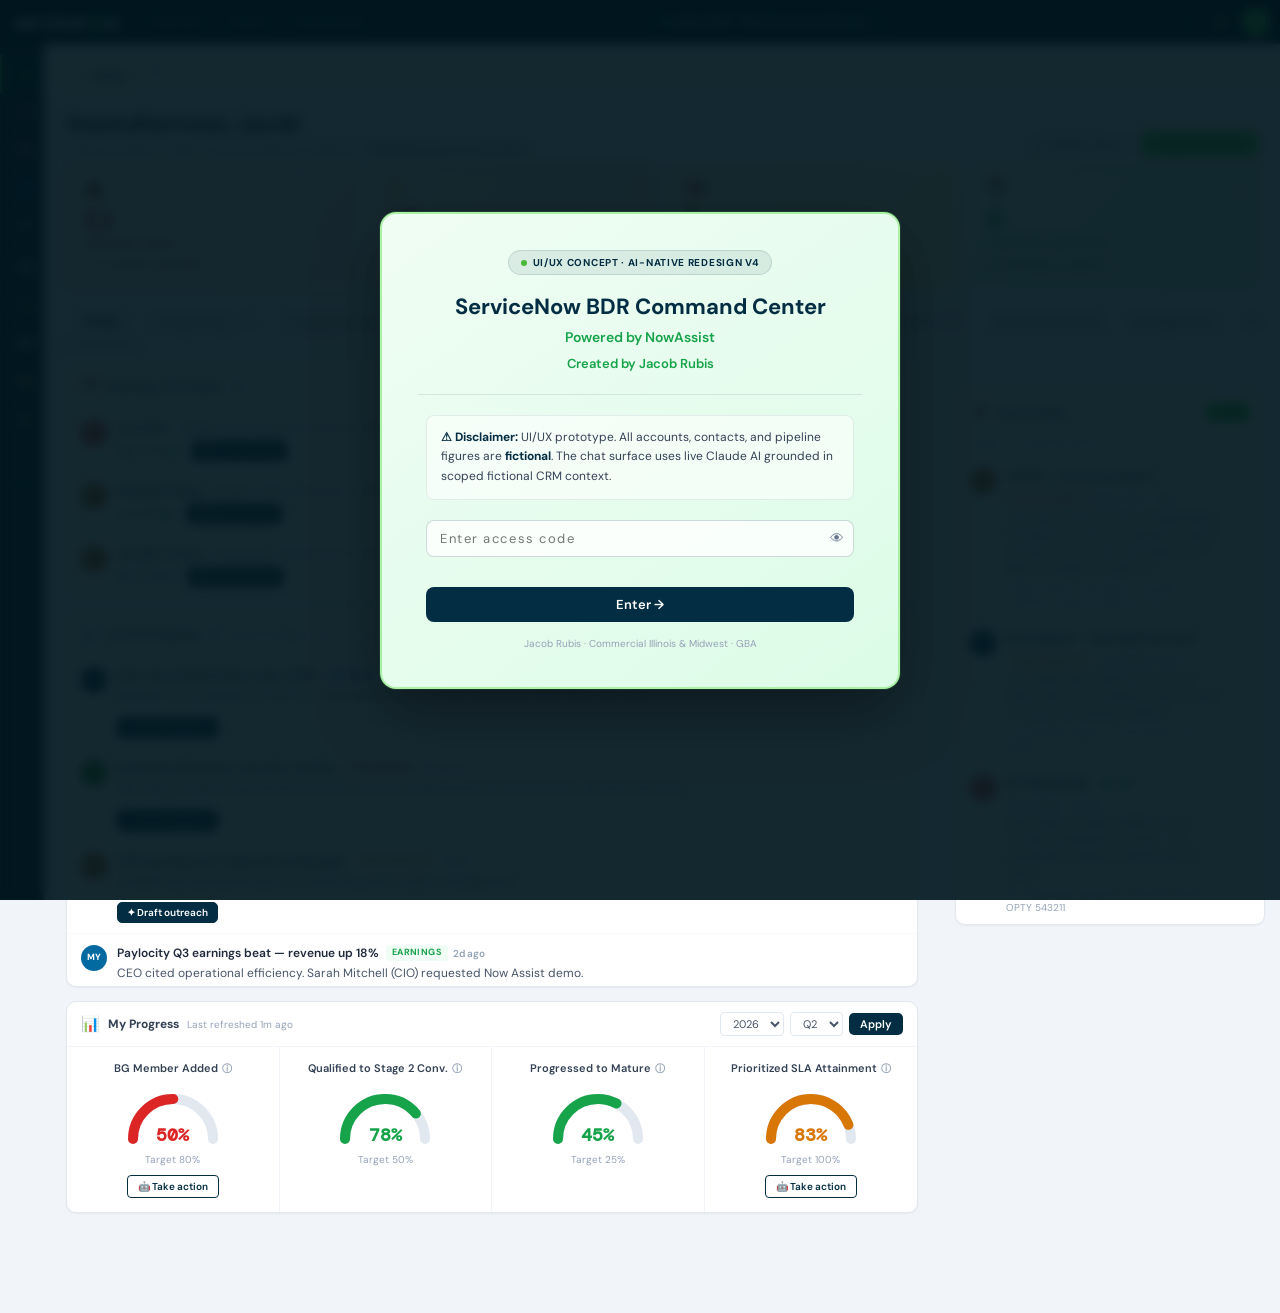
<file: index.html>
<!DOCTYPE html>
<html lang="en">
<head>
<meta charset="UTF-8">
<meta name="viewport" content="width=device-width, initial-scale=1.0">
<title>Command Center — ServiceNow BDR (AI Native v4)</title>
<link href="https://fonts.googleapis.com/css2?family=DM+Sans:opsz,wght@9..40,300;9..40,400;9..40,500;9..40,600;9..40,700&family=DM+Mono:wght@400;500&display=swap" rel="stylesheet">
<link rel="stylesheet" href="nav.css">
<style>
*,*::before,*::after{margin:0;padding:0;box-sizing:border-box;}
html,body{height:100%;}
:root{
  --ink:#032D42;--ink-nav:#01161f;--ink-mid:#043d5a;
  --wasabi:#63DF4E;--wdk:#4ab83a;
  --white:#fff;--bg:#f1f5f9;
  --s50:#f8fafc;--s100:#f1f5f9;--s200:#e2e8f0;--s300:#cbd5e1;
  --s400:#94a3b8;--s500:#64748b;--s600:#475569;--s700:#334155;
  --s800:#1e293b;--s900:#0f172a;
  --b50:#eff6ff;--b100:#dbeafe;--b500:#3b82f6;--b600:#2563eb;
  --g50:#f0fdf4;--g100:#dcfce7;--g500:#22c55e;--g600:#16a34a;
  --a50:#fffbeb;--a100:#fef3c7;--a500:#f59e0b;--a600:#d97706;
  --r50:#fff1f2;--r100:#ffe4e6;--r500:#ef4444;--r600:#dc2626;
  --p50:#faf5ff;--p100:#f3e8ff;--p500:#a855f7;--p600:#9333ea;
  --y50:#fefce8;--y100:#fef9c3;
  --sh-xs:0 1px 2px rgba(0,0,0,.05);
  --sh-sm:0 1px 3px rgba(0,0,0,.10),0 1px 2px rgba(0,0,0,.06);
  --sh-md:0 4px 12px rgba(0,0,0,.08),0 2px 4px rgba(0,0,0,.04);
  --sh-lg:0 12px 32px rgba(0,0,0,.15),0 4px 8px rgba(0,0,0,.05);
}
body{font-family:'DM Sans',sans-serif;background:var(--bg);color:var(--s800);font-size:13px;line-height:1.5;}
a{text-decoration:none;color:inherit;}
button{font-family:inherit;}
::-webkit-scrollbar{width:6px;height:6px;}
::-webkit-scrollbar-thumb{background:var(--s300);border-radius:3px;}
::-webkit-scrollbar-thumb:hover{background:var(--s400);}

/* SPLASH */
#splash{position:fixed;inset:0;z-index:9999;background:rgba(1,22,31,.92);display:flex;align-items:center;justify-content:center;backdrop-filter:blur(6px);transition:opacity .4s ease;}
#splash.out{opacity:0;pointer-events:none;}
.splash-card{background:linear-gradient(145deg,#f0fdf4,#dcfce7);border:2px solid rgba(99,223,78,.45);border-radius:16px;padding:36px 44px;max-width:520px;width:90vw;text-align:center;box-shadow:0 24px 64px rgba(0,0,0,.35),0 0 0 1px rgba(99,223,78,.15);animation:splashIn .45s cubic-bezier(.22,.68,0,1.2) both;}
@keyframes splashIn{from{transform:scale(.88) translateY(10px);opacity:0;}to{transform:scale(1) translateY(0);opacity:1;}}
.splash-badge{display:inline-flex;align-items:center;gap:6px;background:rgba(3,45,66,.08);border:1px solid rgba(3,45,66,.12);border-radius:20px;padding:4px 12px;font-size:10px;font-weight:700;letter-spacing:.07em;text-transform:uppercase;color:#032D42;margin-bottom:18px;}
.splash-badge-dot{width:6px;height:6px;border-radius:50%;background:var(--wdk);}
.splash-title{font-size:22px;font-weight:700;color:#032D42;line-height:1.25;margin-bottom:6px;}
.splash-author{font-size:13px;font-weight:600;color:#16a34a;margin-bottom:20px;}
.splash-divider{height:1px;background:rgba(3,45,66,.1);margin:0 -8px 20px;}
.splash-disclaimer{font-size:12px;color:#334155;line-height:1.65;margin-bottom:20px;background:rgba(255,255,255,.55);border-radius:8px;padding:12px 14px;border:1px solid rgba(3,45,66,.08);text-align:left;}
.splash-disclaimer strong{color:#032D42;}
.splash-hint{font-size:10px;color:#94a3b8;margin-top:10px;}

/* TOP NAV, SIDEBAR, and TAB STRIP styles live in nav.css */

/* FILTER BAR */
.fbar-wrap{position:fixed;top:44px;left:44px;right:0;z-index:99;background:var(--white);border-bottom:1px solid var(--s200);padding:10px 22px 8px;}
.fbar-row{display:flex;align-items:center;gap:8px;flex-wrap:nowrap;overflow-x:auto;padding-bottom:2px;}
.fbar-row::-webkit-scrollbar{height:0;}
.fbar-lbl{font-size:9px;font-weight:700;letter-spacing:.07em;text-transform:uppercase;color:var(--s400);margin-right:4px;flex-shrink:0;}

/* multi-select */
.fmulti{position:relative;flex-shrink:0;}
.fmulti-btn{display:inline-flex;align-items:center;gap:6px;font-family:inherit;font-size:12px;font-weight:500;padding:6px 10px 6px 12px;border-radius:20px;border:1px solid var(--s200);background:var(--white);color:var(--s700);cursor:pointer;transition:.12s;white-space:nowrap;}
.fmulti-btn:hover{border-color:var(--s300);background:var(--s50);}
.fmulti-btn.active{border-color:var(--ink);background:rgba(3,45,66,.04);color:var(--ink);}
.fmulti-btn .fmulti-ic{font-size:12px;color:var(--s500);}
.fmulti-btn.active .fmulti-ic{color:var(--ink);}
.fmulti-btn .fmulti-ct{display:inline-flex;align-items:center;justify-content:center;min-width:18px;height:16px;padding:0 5px;font-size:10px;font-weight:700;background:var(--ink);color:#fff;border-radius:8px;}
.fmulti-btn .fmulti-caret{font-size:9px;color:var(--s400);}
.fmulti-pop{display:none;position:absolute;top:calc(100% + 4px);left:0;background:#fff;border:1px solid var(--s200);border-radius:10px;box-shadow:var(--sh-lg);min-width:240px;max-width:280px;z-index:101;overflow:hidden;}
.fmulti-pop.open{display:block;}
.fmulti-search{padding:8px 10px;border-bottom:1px solid var(--s100);}
.fmulti-search input{width:100%;padding:6px 10px;border:1px solid var(--s200);border-radius:6px;font-family:inherit;font-size:12px;outline:none;}
.fmulti-search input:focus{border-color:var(--ink);}
.fmulti-list{max-height:260px;overflow-y:auto;padding:4px 0;}
.fmulti-opt{display:flex;align-items:center;gap:8px;padding:7px 12px;cursor:pointer;font-size:12px;color:var(--s700);transition:.1s;}
.fmulti-opt:hover{background:var(--s50);}
.fmulti-opt input[type=checkbox]{width:14px;height:14px;accent-color:var(--ink);cursor:pointer;flex-shrink:0;}
.fmulti-opt .opt-dot{width:14px;height:14px;border-radius:50%;display:inline-flex;align-items:center;justify-content:center;font-size:8px;font-weight:700;color:#fff;flex-shrink:0;}
.fmulti-opt .opt-label{flex:1;}
.fmulti-foot{padding:8px 12px;border-top:1px solid var(--s100);display:flex;justify-content:space-between;align-items:center;gap:6px;background:var(--s50);}
.fmulti-foot button{font-family:inherit;font-size:11px;font-weight:600;padding:4px 10px;border-radius:5px;border:none;cursor:pointer;}
.fmulti-foot .clr{background:transparent;color:var(--s500);}
.fmulti-foot .clr:hover{color:var(--s800);}
.fmulti-foot .ap{background:var(--ink);color:#fff;}
.fmulti-foot .ap:hover{background:var(--ink-mid);}

/* active filter chips */
.fchips-row{display:flex;align-items:center;gap:6px;flex-wrap:wrap;margin-top:6px;min-height:0;}
.fchips-row.has{min-height:24px;}
.fchip{display:inline-flex;align-items:center;gap:5px;font-size:10px;font-weight:600;padding:3px 8px 3px 10px;border-radius:12px;background:rgba(3,45,66,.07);color:var(--ink);border:1px solid rgba(3,45,66,.12);}
.fchip-x{background:none;border:none;color:var(--ink);cursor:pointer;font-size:11px;padding:0;display:flex;align-items:center;}
.fchip-x:hover{opacity:.7;}
.fchips-clear{font-family:inherit;font-size:10px;font-weight:600;padding:3px 9px;border-radius:12px;border:1px dashed var(--s300);background:transparent;color:var(--s500);cursor:pointer;}
.fchips-clear:hover{color:var(--ink);border-color:var(--ink);}

/* LAYOUT */
.main{margin-top:44px;margin-left:44px;padding-top:8px;min-height:calc(100vh - 44px);}
.page-body{display:flex;min-height:0;}
.body-main{flex:1;padding:18px 22px 100px;display:flex;flex-direction:column;gap:14px;min-width:0;}
.body-side{width:340px;flex-shrink:0;background:transparent;padding:14px 15px;display:flex;flex-direction:column;gap:12px;overflow-y:auto;max-height:calc(100vh - 44px - 8px);position:sticky;top:52px;align-self:flex-start;}
.body-side-spacer{height:18px;flex-shrink:0;}
.tom-side{background:var(--white);border:1px solid var(--s200);border-radius:10px;overflow:hidden;box-shadow:var(--sh-xs);}
.tom-side .tom-note{padding:9px 14px;}
.tom-side .tom-name{font-size:12px;}
.tom-side .tom-txt{font-size:11px;}

/* GREETING */
.greet-block{padding:18px 22px 8px;display:flex;align-items:flex-end;justify-content:space-between;gap:14px;}
.greet-name{font-size:22px;font-weight:700;color:var(--s900);letter-spacing:-.02em;line-height:1.25;margin-bottom:3px;}
.greet-sub{font-size:11px;color:var(--s500);}
.greet-sub strong{color:var(--s700);font-weight:600;}
.greet-r{display:flex;gap:7px;flex-shrink:0;}

/* TILES WRAPPER (full-width, persistent until non-Home tab activated) */
.tier-row-wrap{padding:0 22px 14px;}

/* SCOPE BANNER */
.scope-banner{display:flex;align-items:center;gap:8px;padding:7px 12px;background:rgba(99,223,78,.06);border:1px solid rgba(99,223,78,.2);border-radius:8px;font-size:11px;color:var(--s700);}
.scope-banner-dot{width:6px;height:6px;border-radius:50%;background:var(--wasabi);animation:pulse 2s infinite;}
@keyframes pulse{0%,100%{opacity:1;transform:scale(1);}50%{opacity:.4;transform:scale(.8);}}
.scope-banner strong{color:var(--ink);font-weight:700;}

/* TOP TAB STRIP and TAB ADD MENU styles live in nav.css */

/* INLINE PAGE TABS (underline nav, Home only, below tiles) */
.inline-tabs-wrap{padding:0 22px;border-bottom:1px solid var(--s200);}
.inline-tabs{display:flex;align-items:center;overflow-x:auto;gap:0;}
.inline-tabs::-webkit-scrollbar{height:0;}
.itab{display:inline-flex;align-items:center;gap:7px;padding:11px 16px 13px;font-size:13px;font-weight:500;color:var(--s500);background:transparent;border:none;border-bottom:2px solid transparent;white-space:nowrap;cursor:pointer;transition:color .12s, border-color .12s;text-decoration:none;margin-bottom:-1px;}
.itab:hover{color:var(--s800);}
.itab.on{color:var(--s900);border-bottom-color:var(--ink);font-weight:700;}
.itab-ct{font-size:11px;font-weight:600;padding:1px 7px;border-radius:10px;background:var(--s100);color:var(--s500);line-height:1.4;}
.itab.on .itab-ct{background:var(--ink);color:var(--white);}
.itab-ct.r{background:rgba(220,38,38,.12);color:var(--r600);}


/* TAB VIEWS (Home vs Workbench) */
.tab-view{display:none;}
.tab-view.active{display:block;}
.workbench{padding:18px 22px 100px;display:flex;flex-direction:column;gap:14px;}
.wb-hdr{display:flex;align-items:center;justify-content:space-between;gap:12px;flex-wrap:wrap;}
.wb-title{font-size:18px;font-weight:700;color:var(--s900);letter-spacing:-.01em;display:flex;align-items:center;gap:9px;}
.wb-title-ic{font-size:20px;}
.wb-meta{font-size:11px;color:var(--s500);margin-top:2px;}
.wb-actions{display:flex;gap:6px;flex-wrap:wrap;}
.wb-card{background:var(--white);border:1px solid var(--s200);border-radius:10px;overflow:hidden;box-shadow:var(--sh-xs);}
.wb-toolbar{display:flex;align-items:center;justify-content:space-between;padding:10px 14px;border-bottom:1px solid var(--s100);background:var(--s50);gap:10px;flex-wrap:wrap;}
.wb-toolbar-l{display:flex;align-items:center;gap:8px;font-size:11px;color:var(--s500);}
.wb-toolbar-r{display:flex;align-items:center;gap:6px;}
.wb-search{padding:5px 9px;border:1px solid var(--s200);border-radius:6px;font-family:inherit;font-size:11px;outline:none;width:180px;}
.wb-search:focus{border-color:var(--ink);}
.wb-table{width:100%;border-collapse:collapse;}
.wb-table th{font-size:9px;font-weight:700;letter-spacing:.06em;text-transform:uppercase;color:var(--s400);padding:8px 14px;text-align:left;border-bottom:1px solid var(--s100);background:var(--s50);}
.wb-table td{padding:10px 14px;border-bottom:1px solid var(--s50);font-size:12px;color:var(--s700);}
.wb-table tr:last-child td{border-bottom:none;}
.wb-table tr:hover td{background:var(--s50);}
.wb-name{font-weight:600;color:var(--b600);cursor:pointer;}
.wb-name:hover{text-decoration:underline;}
.wb-co{font-size:10px;color:var(--s500);margin-top:1px;}
.wb-pill{display:inline-flex;align-items:center;gap:3px;font-size:9px;font-weight:700;padding:2px 7px;border-radius:10px;}
.wb-pill.r{background:var(--r50);color:var(--r600);}
.wb-pill.a{background:var(--a50);color:var(--a600);}
.wb-pill.g{background:var(--g50);color:var(--g600);}
.wb-pill.b{background:var(--b50);color:var(--b600);}
.wb-pill.s{background:var(--s100);color:var(--s500);}
.wb-pill.p{background:var(--p50);color:var(--p600);}
.wb-time{font-family:'DM Mono',monospace;font-size:11px;font-weight:600;}
.wb-time.r{color:var(--r600);}
.wb-time.a{color:var(--a600);}
.wb-time.g{color:var(--g600);}
.wb-time.s{color:var(--s500);}
.wb-ae{display:inline-flex;align-items:center;justify-content:center;width:22px;height:22px;border-radius:50%;font-size:8px;font-weight:700;color:#fff;}
.wb-btn{font-family:inherit;font-size:10px;font-weight:600;padding:5px 10px;border-radius:5px;border:1px solid var(--s200);background:var(--white);color:var(--s600);cursor:pointer;transition:.1s;}
.wb-btn:hover{background:var(--ink);color:#fff;border-color:var(--ink);}
.wb-btn.ai{background:var(--ink);color:#fff;border-color:var(--ink);}
.wb-btn.ai:hover{background:var(--ink-mid);}
.wb-empty{padding:48px 20px;text-align:center;font-size:12px;color:var(--s400);}

/* TILES */
.tier-row{display:grid;grid-template-columns:repeat(4,1fr);gap:10px;}
.tier{padding:14px 16px;border-radius:12px;border:1.5px solid;cursor:pointer;transition:.15s;display:flex;flex-direction:column;gap:4px;position:relative;overflow:hidden;text-decoration:none;color:inherit;}
.tier:hover{transform:translateY(-1px);box-shadow:var(--sh-md);}
.tier.active-drill{box-shadow:0 0 0 3px rgba(3,45,66,.15);}
.tier-ic{font-size:18px;margin-bottom:4px;line-height:1;}
.tier-num{font-size:26px;font-weight:700;font-family:'DM Mono',monospace;line-height:1;}
.tier-lbl{font-size:10px;font-weight:700;letter-spacing:.10em;text-transform:uppercase;}
.tier-action{font-size:11px;font-weight:500;line-height:1.35;margin-top:2px;}
.tier-arrow{position:absolute;top:13px;right:13px;font-size:13px;opacity:.35;}
.tier:hover .tier-arrow{opacity:.7;transform:translateX(2px);}
.tier.active-drill .tier-arrow{transform:rotate(90deg);opacity:.7;}
.tier.inbound{background:linear-gradient(135deg,#fef2f2,#fee2e2);border-color:rgba(220,38,38,.35);}
.tier.inbound .tier-num,.tier.inbound .tier-lbl{color:var(--r600);}
.tier.inbound .tier-action{color:#991b1b;}
.tier.activities{background:linear-gradient(135deg,#fff7ed,#ffedd5);border-color:rgba(217,119,6,.35);}
.tier.activities .tier-num,.tier.activities .tier-lbl{color:#9a3412;}
.tier.activities .tier-action{color:#7c2d12;}
.tier.signals{background:linear-gradient(135deg,#fefce8,#fef9c3);border-color:rgba(202,138,4,.3);}
.tier.signals .tier-num,.tier.signals .tier-lbl{color:#854d0e;}
.tier.signals .tier-action{color:#713f12;}
.tier.meetings{background:linear-gradient(135deg,#f0fdf4,#dcfce7);border-color:rgba(22,163,74,.35);}
.tier.meetings .tier-num,.tier.meetings .tier-lbl{color:var(--g600);}
.tier.meetings .tier-action{color:#166534;}

/* DRILL DRAWER */
.drill-drawer{display:none;background:var(--white);border:1px solid var(--s200);border-radius:12px;overflow:hidden;box-shadow:var(--sh-sm);animation:drawerIn .25s ease;}
.drill-drawer.open{display:block;}
@keyframes drawerIn{from{opacity:0;transform:translateY(-6px);}to{opacity:1;transform:translateY(0);}}
.drill-hdr{display:flex;align-items:center;justify-content:space-between;padding:11px 16px;border-bottom:1px solid var(--s100);background:var(--s50);}
.drill-hdr-l{display:flex;align-items:center;gap:8px;}
.drill-title{font-size:12px;font-weight:700;color:var(--s800);}
.drill-meta{font-size:10px;color:var(--s500);}
.drill-actions{display:flex;gap:6px;align-items:center;}
.drill-close{font-family:inherit;width:24px;height:24px;border:none;background:transparent;color:var(--s400);cursor:pointer;font-size:14px;border-radius:4px;display:flex;align-items:center;justify-content:center;}
.drill-close:hover{background:var(--s200);color:var(--s700);}
.drill-table{width:100%;border-collapse:collapse;}
.drill-table th{font-size:9px;font-weight:700;letter-spacing:.06em;text-transform:uppercase;color:var(--s400);padding:7px 14px;text-align:left;border-bottom:1px solid var(--s100);background:var(--s50);}
.drill-table td{padding:9px 14px;border-bottom:1px solid var(--s50);font-size:12px;color:var(--s700);}
.drill-table tr:last-child td{border-bottom:none;}
.drill-table tr:hover td{background:var(--s50);}
.drill-name{font-weight:600;color:var(--b600);cursor:pointer;}
.drill-name:hover{text-decoration:underline;}
.drill-co{font-size:10px;color:var(--s500);margin-top:1px;}
.drill-pill{display:inline-flex;align-items:center;gap:3px;font-size:9px;font-weight:700;padding:2px 7px;border-radius:10px;}
.drill-pill.r{background:var(--r50);color:var(--r600);}
.drill-pill.a{background:var(--a50);color:var(--a600);}
.drill-pill.g{background:var(--g50);color:var(--g600);}
.drill-pill.b{background:var(--b50);color:var(--b600);}
.drill-pill.s{background:var(--s100);color:var(--s500);}
.drill-pill.p{background:var(--p50);color:var(--p600);}
.drill-time{font-family:'DM Mono',monospace;font-size:11px;font-weight:600;}
.drill-time.r{color:var(--r600);}
.drill-time.a{color:var(--a600);}
.drill-time.g{color:var(--g600);}
.drill-time.s{color:var(--s500);}
.drill-ae{display:inline-flex;align-items:center;justify-content:center;width:22px;height:22px;border-radius:50%;font-size:8px;font-weight:700;color:#fff;}
.drill-btn{font-family:inherit;font-size:10px;font-weight:600;padding:4px 9px;border-radius:5px;border:1px solid var(--s200);background:var(--white);color:var(--s600);cursor:pointer;transition:.1s;}
.drill-btn:hover{background:var(--ink);color:#fff;border-color:var(--ink);}
.drill-btn.ai{background:var(--ink);color:#fff;border-color:var(--ink);}
.drill-btn.ai:hover{background:var(--ink-mid);}

/* SUGGEST GROUPS */
.suggest-section{display:grid;grid-template-columns:1fr 1fr;gap:18px 24px;}
.suggest-col{display:flex;flex-direction:column;gap:8px;}
.suggest-grp-lbl{font-size:10px;font-weight:700;letter-spacing:.10em;text-transform:uppercase;color:var(--s500);display:flex;align-items:center;gap:6px;padding-bottom:2px;}
.suggest-grp-lbl .grp-ic{font-size:13px;}
.suggest{display:flex;align-items:flex-start;gap:9px;padding:10px 13px;border:1px solid var(--s200);border-radius:9px;background:var(--white);cursor:pointer;transition:.12s;text-align:left;font-family:inherit;box-shadow:var(--sh-xs);}
.suggest:hover{border-color:var(--wasabi);box-shadow:var(--sh-sm);transform:translateX(2px);}
.suggest-tx{font-size:12px;color:var(--s700);font-weight:500;line-height:1.45;flex:1;}
.suggest-tx strong{color:var(--ink);font-weight:700;}
.suggest-arr{font-size:11px;color:var(--s300);margin-top:1px;}
.suggest:hover .suggest-arr{color:var(--wdk);}

/* TOP OF MIND */
.tom{background:var(--white);border:1px solid var(--s200);border-radius:10px;overflow:hidden;box-shadow:var(--sh-xs);}
.tom-hdr{display:flex;align-items:center;justify-content:space-between;padding:10px 14px;border-bottom:1px solid var(--s100);}
.tom-hdr-l{display:flex;align-items:center;gap:7px;}
.tom-note{display:flex;align-items:flex-start;gap:10px;padding:10px 14px;border-bottom:1px solid var(--s50);transition:.1s;}
.tom-note:hover{background:var(--s50);}
.tom-note:last-child{border-bottom:none;}
.tom-av{width:26px;height:26px;border-radius:50%;display:flex;align-items:center;justify-content:center;font-size:9px;font-weight:700;color:var(--white);flex-shrink:0;margin-top:1px;}
.tom-bd{flex:1;}
.tom-name{font-size:12px;font-weight:600;color:var(--s800);margin-bottom:2px;display:flex;align-items:center;gap:5px;flex-wrap:wrap;}
.tom-tg{font-size:10px;font-weight:600;padding:1px 6px;border-radius:4px;}
.tg-r{background:var(--r50);color:var(--r600);}
.tg-a{background:var(--a50);color:var(--a600);}
.tg-g{background:var(--g50);color:var(--g600);}
.tom-ts{font-size:10px;color:var(--s400);}
.tom-txt{font-size:12px;color:var(--s600);line-height:1.55;}
.tom-sub{font-size:10px;color:var(--s400);margin-top:3px;}
.tom-actions{display:flex;flex-direction:column;gap:4px;flex-shrink:0;}
.tom-x{font-size:13px;color:var(--s300);background:none;border:none;cursor:pointer;padding:0 2px;transition:.1s;}
.tom-x:hover{color:var(--s700);}

/* MY PROGRESS */
.prog-section{background:var(--white);border:1px solid var(--s200);border-radius:10px;overflow:hidden;box-shadow:var(--sh-xs);}
.prog-hdr{display:flex;align-items:center;justify-content:space-between;padding:10px 14px;border-bottom:1px solid var(--s100);}
.prog-hl{display:flex;align-items:center;gap:8px;}
.prog-lbl{font-size:12px;font-weight:700;color:var(--s700);}
.prog-m{font-size:10px;color:var(--s400);}
.prog-ctrls{display:flex;align-items:center;gap:6px;}
.prog-sel{font-family:inherit;font-size:11px;padding:3px 8px;border:1px solid var(--s200);border-radius:4px;background:var(--white);color:var(--s600);cursor:pointer;}
.prog-apply{font-family:inherit;font-size:11px;font-weight:600;padding:4px 11px;border-radius:5px;border:none;background:var(--ink);color:var(--white);cursor:pointer;}
.gauges-row{display:grid;grid-template-columns:repeat(4,1fr);}
.gauge-item{padding:14px 10px;border-right:1px solid var(--s100);display:flex;flex-direction:column;align-items:center;gap:8px;cursor:pointer;transition:.1s;}
.gauge-item:hover{background:var(--s50);}
.gauge-item:last-child{border-right:none;}
.gauge-title{font-size:11px;font-weight:600;color:var(--s700);text-align:center;line-height:1.35;display:flex;align-items:center;gap:4px;}
.gauge-info{color:var(--s400);cursor:help;font-size:10px;}
.gauge-wrap{position:relative;width:100px;height:60px;}
.gauge-svg{width:100px;height:60px;}
.gauge-val{position:absolute;bottom:0;left:50%;transform:translateX(-50%);font-size:18px;font-weight:700;font-family:'DM Mono',monospace;line-height:1;}
.gauge-target{font-size:10px;color:var(--s400);}
.gauge-cta{font-family:inherit;font-size:10px;font-weight:600;padding:4px 10px;border-radius:4px;border:1px solid var(--ink);background:transparent;color:var(--ink);cursor:pointer;display:flex;align-items:center;gap:4px;transition:.1s;}
.gauge-cta:hover{background:var(--ink);color:var(--white);}

/* WIDE LABEL */
.wide-lbl{font-size:10px;font-weight:700;letter-spacing:.07em;text-transform:uppercase;color:var(--s400);margin-bottom:6px;display:flex;align-items:center;gap:6px;}

/* SIDE: meetings, signals */
.si{display:flex;align-items:center;justify-content:space-between;gap:8px;padding:8px 0;border-bottom:1px solid var(--s100);}
.si:last-child{border-bottom:none;}
.si-bd{flex:1;min-width:0;}
.si-name{font-size:12px;color:var(--b600);font-weight:500;cursor:pointer;line-height:1.3;}
.si-name:hover{text-decoration:underline;}
.si-co{font-size:10px;color:var(--s500);margin-top:1px;}
.si-r{font-size:10px;font-weight:700;color:var(--r600);white-space:nowrap;}
.si-a{font-size:10px;font-weight:700;color:var(--a600);white-space:nowrap;}
.si-g{font-size:10px;font-weight:700;color:var(--g600);white-space:nowrap;}
.si-s{font-size:10px;font-weight:700;color:var(--s500);white-space:nowrap;}
.si-r-act{display:flex;align-items:center;gap:5px;flex-shrink:0;}
.prep-btn{font-family:inherit;font-size:9px;font-weight:600;padding:3px 8px;border-radius:4px;border:1px solid var(--ink);background:var(--ink);color:#fff;cursor:pointer;white-space:nowrap;transition:.12s;}
.prep-btn:hover{background:var(--ink-mid);}
.ni{padding:9px 0;border-bottom:1px solid var(--s100);}
.ni:last-child{border-bottom:none;}
.ni-top{display:flex;align-items:center;justify-content:space-between;margin-bottom:4px;}
.ntag{font-size:9px;font-weight:700;padding:1px 6px;border-radius:3px;text-transform:uppercase;letter-spacing:.04em;}
.ntag.hire{background:var(--b50);color:var(--b600);}
.ntag.breach{background:var(--r50);color:var(--r600);}
.ntag.hiring{background:var(--a50);color:var(--a600);}
.ntag.earnings{background:var(--g50);color:var(--g600);}
.ntag.ma{background:var(--p50);color:var(--p600);}
.nmeta{font-size:10px;color:var(--s400);}
.ntitle{font-size:12px;font-weight:600;color:var(--s800);line-height:1.3;margin-bottom:3px;}
.ndesc{font-size:11px;color:var(--s500);line-height:1.4;}
.nai{font-family:inherit;font-size:10px;font-weight:600;padding:3px 9px;border-radius:5px;border:1px solid var(--ink);background:var(--ink);color:#fff;cursor:pointer;margin-top:6px;display:inline-flex;align-items:center;gap:3px;}
.nai:hover{background:var(--ink-mid);}

/* BUTTONS */
.btn{display:inline-flex;align-items:center;gap:5px;font-family:inherit;font-size:12px;font-weight:500;padding:6px 13px;border-radius:6px;cursor:pointer;border:1px solid;transition:.12s;white-space:nowrap;text-decoration:none;}
.btn-g{background:transparent;color:var(--s600);border-color:var(--s200);}
.btn-g:hover{background:var(--s50);border-color:var(--s300);}
.btn-p{background:var(--ink);color:var(--white);border-color:var(--ink);}
.btn-p:hover{background:var(--ink-mid);}
.btn-w{background:var(--wasabi);color:var(--ink);border-color:var(--wasabi);font-weight:600;}
.btn-w:hover{background:var(--wdk);}
.btn-sm{font-size:11px;padding:5px 11px;}
.btn-xs{font-size:10px;padding:3px 8px;}

/* ─── FLOATING AI CHAT BUBBLE & PANEL ─── */
.fab{position:fixed;bottom:24px;right:24px;width:60px;height:60px;border-radius:50%;background:linear-gradient(135deg,var(--wasabi),var(--wdk));color:var(--ink);border:none;cursor:pointer;box-shadow:0 8px 24px rgba(99,223,78,.4),0 4px 8px rgba(0,0,0,.15);font-size:24px;display:flex;align-items:center;justify-content:center;z-index:500;transition:transform .15s, box-shadow .15s;font-family:inherit;}
.fab:hover{transform:scale(1.06);box-shadow:0 12px 32px rgba(99,223,78,.5),0 6px 12px rgba(0,0,0,.2);}
.fab-pulse{position:absolute;inset:-2px;border-radius:50%;border:2px solid var(--wasabi);animation:fabPulse 2s infinite;pointer-events:none;}
@keyframes fabPulse{0%{transform:scale(1);opacity:.6;}100%{transform:scale(1.4);opacity:0;}}
.fab-badge{position:absolute;top:-2px;right:-2px;width:18px;height:18px;border-radius:50%;background:var(--r600);color:#fff;font-size:10px;font-weight:700;display:flex;align-items:center;justify-content:center;border:2px solid var(--bg);}

/* PANEL */
.panel{position:fixed;bottom:24px;right:24px;width:460px;max-width:calc(100vw - 32px);height:660px;max-height:calc(100vh - 88px);background:#fff;border:1px solid var(--s200);border-radius:14px;box-shadow:0 24px 64px rgba(0,0,0,.25),0 8px 16px rgba(0,0,0,.1);z-index:600;display:none;flex-direction:column;overflow:hidden;animation:panelIn .25s cubic-bezier(.22,.68,0,1.2);}
.panel.open{display:flex;}
@keyframes panelIn{from{opacity:0;transform:translateY(20px) scale(.96);}to{opacity:1;transform:translateY(0) scale(1);}}
.panel-hdr{padding:12px 14px;background:var(--ink);color:#fff;display:flex;align-items:center;justify-content:space-between;flex-shrink:0;}
.panel-hdr-l{display:flex;align-items:center;gap:9px;min-width:0;}
.panel-icon{width:30px;height:30px;border-radius:50%;background:linear-gradient(135deg,var(--wasabi),var(--wdk));color:var(--ink);display:flex;align-items:center;justify-content:center;font-size:14px;font-weight:700;flex-shrink:0;}
.panel-title{font-size:13px;font-weight:700;line-height:1.2;}
.panel-sub{font-size:10px;color:rgba(255,255,255,.55);margin-top:1px;line-height:1.2;}
.panel-actions{display:flex;align-items:center;gap:4px;}
.panel-btn{width:26px;height:26px;border-radius:6px;border:none;background:rgba(255,255,255,.08);color:rgba(255,255,255,.7);cursor:pointer;font-size:13px;display:flex;align-items:center;justify-content:center;transition:.1s;}
.panel-btn:hover{background:rgba(255,255,255,.18);color:#fff;}

/* panel scope strip */
.panel-scope{padding:7px 14px;background:rgba(99,223,78,.06);border-bottom:1px solid var(--s100);font-size:10px;color:var(--s600);display:flex;align-items:center;gap:6px;flex-shrink:0;}
.panel-scope-dot{width:5px;height:5px;border-radius:50%;background:var(--wasabi);animation:pulse 2s infinite;flex-shrink:0;}
.panel-scope strong{color:var(--ink);font-weight:700;}

/* panel mode toggle */
.panel-mode-row{padding:8px 14px 0;display:flex;align-items:center;gap:8px;flex-shrink:0;}
.panel-mode{display:flex;align-items:center;gap:4px;background:var(--s100);border-radius:7px;padding:2px;}
.panel-mode-btn{font-family:inherit;font-size:10px;font-weight:600;padding:4px 9px;border-radius:5px;border:none;background:transparent;color:var(--s500);cursor:pointer;transition:.12s;}
.panel-mode-btn.on{background:var(--white);color:var(--ink);box-shadow:var(--sh-xs);}

.panel-body{flex:1;overflow-y:auto;padding:12px 14px;min-height:0;display:flex;flex-direction:column;gap:12px;}
.panel-intro{font-size:12px;color:var(--s600);line-height:1.55;}
.panel-intro strong{color:var(--ink);}

.panel-suggest{display:flex;flex-direction:column;gap:6px;}
.panel-sg-lbl{font-size:9px;font-weight:700;letter-spacing:.10em;text-transform:uppercase;color:var(--s400);margin-top:4px;display:flex;align-items:center;gap:5px;}
.panel-sg{display:flex;align-items:flex-start;gap:7px;padding:8px 11px;border:1px solid var(--s200);border-radius:8px;background:var(--white);cursor:pointer;text-align:left;font-family:inherit;transition:.12s;}
.panel-sg:hover{border-color:var(--wasabi);background:var(--s50);}
.panel-sg-tx{font-size:11px;color:var(--s700);line-height:1.4;flex:1;}
.panel-sg-tx strong{color:var(--ink);font-weight:700;}
.panel-sg-arr{font-size:10px;color:var(--s300);}
.panel-sg:hover .panel-sg-arr{color:var(--wdk);}

/* In-panel filter section */
.pnl-filter-block{background:var(--s50);border:1px solid var(--s200);border-radius:10px;padding:11px 12px;}
.pnl-filter-hdr{display:flex;align-items:center;justify-content:space-between;margin-bottom:9px;}
.pnl-filter-title{font-size:10px;font-weight:700;letter-spacing:.10em;text-transform:uppercase;color:var(--s500);display:flex;align-items:center;gap:6px;}
.pnl-filter-clr{font-family:inherit;font-size:9px;font-weight:600;padding:2px 8px;border-radius:10px;border:1px dashed var(--s300);background:transparent;color:var(--s500);cursor:pointer;}
.pnl-filter-clr:hover{color:var(--ink);border-color:var(--ink);}
.pnl-filter-grid{display:grid;grid-template-columns:1fr 1fr;gap:6px;}
.pnl-fmulti{position:relative;}
.pnl-fmulti-btn{width:100%;display:flex;align-items:center;gap:6px;font-family:inherit;font-size:11px;font-weight:500;padding:6px 10px;border-radius:7px;border:1px solid var(--s200);background:var(--white);color:var(--s700);cursor:pointer;transition:.12s;text-align:left;}
.pnl-fmulti-btn:hover{border-color:var(--s300);}
.pnl-fmulti-btn.active{border-color:var(--ink);background:rgba(3,45,66,.04);color:var(--ink);}
.pnl-fmulti-btn .pfm-ic{font-size:11px;color:var(--s500);}
.pnl-fmulti-btn.active .pfm-ic{color:var(--ink);}
.pnl-fmulti-btn .pfm-lbl{flex:1;white-space:nowrap;overflow:hidden;text-overflow:ellipsis;}
.pnl-fmulti-btn .pfm-ct{display:inline-flex;align-items:center;justify-content:center;min-width:16px;height:14px;padding:0 4px;font-size:9px;font-weight:700;background:var(--ink);color:#fff;border-radius:7px;}
.pnl-fmulti-btn .pfm-caret{font-size:8px;color:var(--s400);}
.pnl-fmulti-pop{display:none;position:absolute;top:calc(100% + 4px);left:0;right:0;background:#fff;border:1px solid var(--s200);border-radius:8px;box-shadow:var(--sh-lg);z-index:10;overflow:hidden;}
.pnl-fmulti-pop.open{display:block;}
.pnl-fmulti-list{max-height:180px;overflow-y:auto;padding:3px 0;}
.pnl-fmulti-opt{display:flex;align-items:center;gap:7px;padding:5px 10px;cursor:pointer;font-size:11px;color:var(--s700);transition:.1s;}
.pnl-fmulti-opt:hover{background:var(--s50);}
.pnl-fmulti-opt input[type=checkbox]{width:12px;height:12px;accent-color:var(--ink);cursor:pointer;flex-shrink:0;}
.pnl-fmulti-opt .opt-dot{width:12px;height:12px;border-radius:50%;display:inline-flex;align-items:center;justify-content:center;font-size:7px;font-weight:700;color:#fff;flex-shrink:0;}
.pnl-fmulti-foot{padding:5px 10px;border-top:1px solid var(--s100);display:flex;justify-content:space-between;gap:6px;background:var(--s50);}
.pnl-fmulti-foot button{font-family:inherit;font-size:10px;font-weight:600;padding:3px 8px;border-radius:4px;border:none;cursor:pointer;background:transparent;color:var(--s500);}
.pnl-fmulti-foot button:hover{color:var(--ink);}

.pnl-fchips{display:flex;flex-wrap:wrap;gap:4px;margin-top:8px;}
.pnl-fchip{display:inline-flex;align-items:center;gap:4px;font-size:10px;font-weight:600;padding:2px 7px 2px 8px;border-radius:10px;background:rgba(3,45,66,.07);color:var(--ink);border:1px solid rgba(3,45,66,.12);}
.pnl-fchip-x{background:none;border:none;color:var(--ink);cursor:pointer;font-size:11px;padding:0;display:flex;align-items:center;}
.pnl-fchip-x:hover{opacity:.7;}
.pnl-result-ct{font-size:10px;color:var(--s500);margin-top:7px;display:flex;align-items:center;gap:5px;}
.pnl-result-ct strong{color:var(--ink);font-weight:700;}

/* messages */
.msg{display:flex;gap:8px;align-items:flex-start;animation:msgIn .25s ease;}
@keyframes msgIn{from{opacity:0;transform:translateY(6px);}to{opacity:1;transform:translateY(0);}}
.msg-av{width:24px;height:24px;border-radius:50%;flex-shrink:0;display:flex;align-items:center;justify-content:center;font-size:9px;font-weight:700;}
.msg-av.usr{background:var(--ink);color:#fff;}
.msg-av.ai{background:linear-gradient(135deg,var(--wasabi),var(--wdk));color:var(--ink);}
.msg-bd{flex:1;min-width:0;}
.msg-meta{font-size:9px;color:var(--s400);margin-bottom:2px;font-weight:600;}
.msg-tx{background:var(--white);border:1px solid var(--s200);border-radius:9px;padding:9px 12px;font-size:12px;line-height:1.55;color:var(--s700);box-shadow:var(--sh-xs);}
.msg-tx.usr{background:var(--ink);color:#fff;border-color:var(--ink);}
.msg-tx strong{color:var(--s900);font-weight:600;}
.msg-tx.usr strong{color:#fff;}
.msg-tx ul{padding-left:16px;margin:5px 0;}
.msg-tx li{margin-bottom:3px;}
.msg-tx code{background:var(--s100);padding:1px 4px;border-radius:3px;font-family:'DM Mono',monospace;font-size:11px;color:var(--ink);}
.msg-tx h3{font-size:12px;font-weight:700;color:var(--s900);margin:5px 0 3px;}
.msg-actions{display:flex;gap:4px;margin-top:5px;}
.msg-act{font-family:inherit;font-size:9px;font-weight:500;padding:2px 6px;border-radius:4px;border:1px solid var(--s200);background:var(--white);color:var(--s500);cursor:pointer;transition:.12s;}
.msg-act:hover{background:var(--ink);color:#fff;border-color:var(--ink);}
.typing{display:inline-flex;gap:3px;padding:2px 0;}
.typing span{width:5px;height:5px;border-radius:50%;background:var(--s400);animation:bounce 1.2s infinite;}
.typing span:nth-child(2){animation-delay:.15s;}
.typing span:nth-child(3){animation-delay:.3s;}
@keyframes bounce{0%,60%,100%{opacity:.3;transform:translateY(0);}30%{opacity:1;transform:translateY(-4px);}}

/* panel input */
.panel-input-wrap{padding:10px 12px 12px;border-top:1px solid var(--s200);background:var(--white);flex-shrink:0;}
.panel-input-row{display:flex;align-items:flex-end;gap:8px;background:var(--s50);border:1.5px solid var(--s200);border-radius:10px;padding:7px 10px;transition:.12s;}
.panel-input-row:focus-within{border-color:var(--ink);background:var(--white);}
.panel-input{flex:1;border:none;outline:none;background:transparent;font-family:inherit;font-size:12px;color:var(--s800);resize:none;line-height:1.5;max-height:120px;min-height:18px;padding:1px 0;}
.panel-input::placeholder{color:var(--s400);}
.panel-send{width:30px;height:30px;border-radius:6px;border:none;background:var(--wasabi);color:var(--ink);cursor:pointer;font-size:14px;font-weight:700;display:flex;align-items:center;justify-content:center;flex-shrink:0;transition:.1s;}
.panel-send:hover{background:var(--wdk);}
.panel-send:disabled{background:var(--s200);color:var(--s400);cursor:not-allowed;}
.panel-input-foot{display:flex;align-items:center;justify-content:space-between;margin-top:6px;font-size:9px;color:var(--s400);}

/* PREP / TOM modals */
#prepModalBg,#tomModalBg{display:none;position:fixed;inset:0;background:rgba(0,0,0,.5);z-index:9999;align-items:center;justify-content:center;backdrop-filter:blur(4px);}
.prep-modal{background:var(--white);border-radius:14px;width:min(680px,95vw);height:88vh;display:flex;flex-direction:column;box-shadow:0 24px 64px rgba(0,0,0,.3);}
.prep-modal-hdr{padding:16px 20px;border-bottom:1px solid var(--s200);display:flex;align-items:flex-start;justify-content:space-between;flex-shrink:0;background:var(--ink);border-radius:14px 14px 0 0;}
.prep-modal-hdr-l{display:flex;flex-direction:column;gap:3px;}
.prep-badge{display:inline-flex;align-items:center;gap:5px;font-size:9px;font-weight:700;letter-spacing:.07em;text-transform:uppercase;padding:2px 8px;border-radius:10px;background:rgba(99,223,78,.18);color:var(--wasabi);margin-bottom:4px;width:fit-content;}
.prep-modal-name{font-size:18px;font-weight:700;color:var(--white);line-height:1.2;}
.prep-modal-sub{font-size:11px;color:rgba(255,255,255,.55);}
.prep-close{width:30px;height:30px;border-radius:50%;background:rgba(255,255,255,.1);border:none;color:rgba(255,255,255,.7);cursor:pointer;font-size:16px;display:flex;align-items:center;justify-content:center;flex-shrink:0;transition:.1s;}
.prep-close:hover{background:rgba(255,255,255,.2);color:var(--white);}
.prep-modal-body{flex:1;overflow-y:auto;min-height:0;padding:18px 20px;}
.prep-sec{background:var(--s50);border:1px solid var(--s200);border-radius:10px;overflow:hidden;margin-bottom:14px;}
.prep-sec-hdr{display:flex;align-items:center;gap:7px;padding:9px 13px;border-bottom:1px solid var(--s200);background:var(--white);}
.prep-sec-icon{font-size:14px;}
.prep-sec-title{font-size:11px;font-weight:700;color:var(--s700);text-transform:uppercase;letter-spacing:.06em;}
.prep-sec-body{padding:12px 13px;font-size:12px;color:var(--s700);line-height:1.7;}
.prep-sec-body strong{color:var(--s900);}
.prep-sec-body ul{padding-left:16px;display:flex;flex-direction:column;gap:5px;}
.prep-sec-body li{color:var(--s600);line-height:1.55;}
.spiced-row{display:grid;grid-template-columns:90px 1fr;gap:0;border-bottom:1px solid var(--s200);}
.spiced-row:last-child{border-bottom:none;}
.spiced-label{padding:9px 12px;font-size:10px;font-weight:700;color:var(--white);background:var(--ink);}
.spiced-val{padding:9px 12px;font-size:12px;color:var(--s700);line-height:1.55;}
.prep-loading{display:flex;flex-direction:column;align-items:center;justify-content:center;gap:12px;padding:48px 20px;}
.prep-spinner{width:32px;height:32px;border:3px solid var(--s200);border-top-color:var(--ink);border-radius:50%;animation:prepSpin .8s linear infinite;}
@keyframes prepSpin{to{transform:rotate(360deg);}}
.prep-loading-txt{font-size:12px;color:var(--s500);font-weight:500;}
.prep-loading-sub{font-size:11px;color:var(--s400);text-align:center;}
.prep-modal-ftr{padding:12px 20px;border-top:1px solid var(--s200);display:flex;align-items:center;justify-content:space-between;flex-shrink:0;background:var(--s50);border-radius:0 0 14px 14px;}
.prep-ftr-note{font-size:10px;color:var(--s400);display:flex;align-items:center;gap:4px;}
.prep-pulse{width:6px;height:6px;background:var(--wasabi);border-radius:50%;animation:pulse 2s infinite;flex-shrink:0;}

.tom-modal{background:#fff;border-radius:12px;width:min(520px,96vw);max-height:90vh;overflow-y:auto;box-shadow:0 20px 60px rgba(0,0,0,.2);}
.tom-modal-hdr{padding:16px 20px;border-bottom:1px solid var(--s200);display:flex;align-items:center;justify-content:space-between;position:sticky;top:0;background:#fff;z-index:2;}
.tom-modal-title{font-size:15px;font-weight:700;color:var(--s900);}
.tom-fld{margin-bottom:14px;}
.tom-fld-lbl{font-size:10px;font-weight:700;text-transform:uppercase;letter-spacing:.07em;color:var(--s500);display:block;margin-bottom:5px;}
.tom-fld input,.tom-fld select,.tom-fld textarea{width:100%;padding:8px 11px;border:1px solid var(--s200);border-radius:8px;font-size:13px;font-family:inherit;color:var(--s800);outline:none;transition:.1s;}
.tom-fld input:focus,.tom-fld select:focus,.tom-fld textarea:focus{border-color:var(--ink);}
.tom-fld textarea{resize:vertical;line-height:1.5;}

/* TOAST */
.toast{position:fixed;bottom:100px;left:50%;transform:translateX(-50%) translateY(20px);background:var(--ink);color:#fff;padding:10px 18px;border-radius:8px;font-size:12px;font-weight:500;box-shadow:0 8px 24px rgba(0,0,0,.2);opacity:0;transition:.25s;z-index:9999;pointer-events:none;}
.toast.show{opacity:1;transform:translateX(-50%) translateY(0);}
</style>
</head>
<body>

<!-- SPLASH -->
<div id="splash">
  <div class="splash-card">
    <div class="splash-badge"><div class="splash-badge-dot"></div>UI/UX Concept · AI-Native Redesign v4</div>
    <div class="splash-title">ServiceNow BDR Command Center<br><span style="font-size:14px;color:#16a34a;font-weight:600">Powered by NowAssist</span></div>
    <div class="splash-author">Created by Jacob Rubis</div>
    <div class="splash-divider"></div>
    <div class="splash-disclaimer">
      <strong>⚠ Disclaimer:</strong> UI/UX prototype. All accounts, contacts, and pipeline figures are <strong>fictional</strong>. The chat surface uses live Claude AI grounded in scoped fictional CRM context.
    </div>
    <div id="pwWrap">
      <div style="position:relative;margin-bottom:8px;">
        <input id="pwInput" type="password" placeholder="Enter access code" autocomplete="off"
          style="width:100%;padding:9px 38px 9px 13px;border-radius:8px;border:1.5px solid rgba(3,45,66,.18);font-family:inherit;font-size:13px;color:#032D42;background:rgba(255,255,255,.8);outline:none;box-sizing:border-box;letter-spacing:.12em;"
          onkeydown="if(event.key==='Enter')checkPW()">
        <button onclick="togglePWVis()" id="pwEye" style="position:absolute;right:10px;top:50%;transform:translateY(-50%);background:none;border:none;cursor:pointer;font-size:14px;color:#64748b;padding:0;">👁</button>
      </div>
      <div id="pwErr" style="font-size:11px;color:#dc2626;min-height:16px;margin-bottom:6px;"></div>
      <button onclick="checkPW()" style="width:100%;padding:9px;border-radius:8px;border:none;background:#032D42;color:#fff;font-family:inherit;font-size:13px;font-weight:600;cursor:pointer;">Enter →</button>
    </div>
    <div class="splash-hint" style="margin-top:14px;">Jacob Rubis · Commercial Illinois &amp; Midwest · GBA</div>
  </div>
</div>

<!-- nav.js will inject the global top nav, sidebar, and tab strip -->

<!-- SIDEBAR injected by nav.js -->

<!-- MAIN -->
<div class="main app-shell" id="main">

  <!-- Top tab strip injected here by nav.js -->

  <!-- GREETING (full width, persistent) -->
  <div class="greet-block">
    <div>
      <div class="greet-name" id="greetName">Good morning, Jacob</div>
      <div class="greet-sub"><span id="todayDate">Monday, April 27, 2026</span> · Commercial Illinois &amp; Midwest · <strong>Global Business Acceleration</strong></div>
    </div>
    <div class="greet-r">
      <button class="btn btn-g btn-sm">📊 Weekly Recap</button>
      <button class="btn btn-w btn-sm" onclick="openPanel()">✦ Open AI Coach</button>
    </div>
  </div>

  <!-- BDR PRIORITY TILES (Home tab only — hidden on workbench tabs via JS) -->
  <div class="tier-row-wrap" id="tierRowWrap">
    <div class="tier-row" id="tierRow"></div>
  </div>

  <!-- INLINE PAGE TABS (underline-style nav, Home only) -->
  <div class="inline-tabs-wrap" id="inlineTabsWrap">
    <div class="inline-tabs">
      <a class="itab on">Today</a>
      <a class="itab" onclick="navigateTo('prospecting')">Prospecting <span class="itab-ct">5</span></a>
      <a class="itab" onclick="navigateTo('buyinggroups')">Buying Groups <span class="itab-ct">12</span></a>
      <a class="itab" onclick="navigateTo('leads')">Leads <span class="itab-ct r">39</span></a>
      <a class="itab" onclick="navigateTo('accounts')">Accounts <span class="itab-ct">340</span></a>
      <a class="itab" onclick="navigateTo('territoryleads')">Territory Leads <span class="itab-ct">200</span></a>
      <a class="itab" onclick="navigateTo('opportunities')">Opportunities <span class="itab-ct">5</span></a>
      <a class="itab" onclick="navigateTo('bookofbusiness')">Book of Business</a>
      <a class="itab" onclick="navigateTo('aealignment')">AE Alignment</a>
      <a class="itab" onclick="navigateTo('activitiestab')">Activities <span class="itab-ct">100</span></a>
    </div>
  </div>

  <!-- HOME TAB VIEW -->
  <div class="tab-view active" id="view-home">
  <div class="page-body">

    <div class="body-main">

      <!-- MEETINGS THIS WEEK -->
      <div class="tom" id="meetingsSection">
        <div class="tom-hdr">
          <div class="tom-hdr-l">
            <span style="font-size:15px">📅</span>
            <span style="font-size:12px;font-weight:700;color:var(--s700)">Meetings This Week</span>
            <span id="meetingsCt" style="font-size:11px;font-weight:600;padding:1px 6px;border-radius:8px;background:var(--s100);color:var(--s500);">3</span>
          </div>
        </div>
        <div id="meetingsList"></div>
      </div>

      <!-- ACCOUNT SIGNALS -->
      <div class="tom" id="signalsSection">
        <div class="tom-hdr">
          <div class="tom-hdr-l">
            <span style="font-size:15px">📡</span>
            <span style="font-size:12px;font-weight:700;color:var(--s700)">Account Signals</span>
            <span id="signalsCt" style="font-size:11px;font-weight:600;padding:1px 6px;border-radius:8px;background:var(--s100);color:var(--s500);">7</span>
            <span style="font-size:11px;color:var(--s400)">External triggers across your scope</span>
          </div>
        </div>
        <div id="signalsList" style="max-height:330px;overflow-y:auto;"></div>
      </div>

      <!-- MY PROGRESS -->
      <div class="prog-section">
        <div class="prog-hdr">
          <div class="prog-hl">
            <span style="font-size:15px">📊</span>
            <span class="prog-lbl">My Progress</span>
            <span class="prog-m">Last refreshed 1m ago</span>
          </div>
          <div class="prog-ctrls">
            <select class="prog-sel"><option>2026</option><option>2025</option></select>
            <select class="prog-sel"><option>Q2</option><option>Q1</option><option>Q3</option><option>Q4</option></select>
            <button class="prog-apply">Apply</button>
          </div>
        </div>
        <div class="gauges-row">
          <div class="gauge-item">
            <div class="gauge-title">BG Member Added <span class="gauge-info" title="% of GBA prioritized buying groups with 1 net new member added">ⓘ</span></div>
            <div class="gauge-wrap">
              <svg class="gauge-svg" viewBox="0 0 100 60" fill="none">
                <path d="M10 55 A40 40 0 0 1 90 55" stroke="#e2e8f0" stroke-width="10" stroke-linecap="round" fill="none"/>
                <path d="M10 55 A40 40 0 0 1 90 55" stroke="#dc2626" stroke-width="10" stroke-linecap="round" fill="none" stroke-dasharray="126" stroke-dashoffset="63"/>
              </svg>
              <div class="gauge-val" style="color:var(--r600)">50%</div>
            </div>
            <div class="gauge-target">Target 80%</div>
            <button class="gauge-cta" onclick="askProgress('BG Member Added')">🤖 Take action</button>
          </div>
          <div class="gauge-item">
            <div class="gauge-title">Qualified to Stage 2 Conv. <span class="gauge-info">ⓘ</span></div>
            <div class="gauge-wrap">
              <svg class="gauge-svg" viewBox="0 0 100 60" fill="none">
                <path d="M10 55 A40 40 0 0 1 90 55" stroke="#e2e8f0" stroke-width="10" stroke-linecap="round" fill="none"/>
                <path d="M10 55 A40 40 0 0 1 90 55" stroke="#16a34a" stroke-width="10" stroke-linecap="round" fill="none" stroke-dasharray="126" stroke-dashoffset="28"/>
              </svg>
              <div class="gauge-val" style="color:var(--g600)">78%</div>
            </div>
            <div class="gauge-target">Target 50%</div>
          </div>
          <div class="gauge-item">
            <div class="gauge-title">Progressed to Mature <span class="gauge-info">ⓘ</span></div>
            <div class="gauge-wrap">
              <svg class="gauge-svg" viewBox="0 0 100 60" fill="none">
                <path d="M10 55 A40 40 0 0 1 90 55" stroke="#e2e8f0" stroke-width="10" stroke-linecap="round" fill="none"/>
                <path d="M10 55 A40 40 0 0 1 90 55" stroke="#16a34a" stroke-width="10" stroke-linecap="round" fill="none" stroke-dasharray="126" stroke-dashoffset="44"/>
              </svg>
              <div class="gauge-val" style="color:var(--g600)">45%</div>
            </div>
            <div class="gauge-target">Target 25%</div>
          </div>
          <div class="gauge-item">
            <div class="gauge-title">Prioritized SLA Attainment <span class="gauge-info">ⓘ</span></div>
            <div class="gauge-wrap">
              <svg class="gauge-svg" viewBox="0 0 100 60" fill="none">
                <path d="M10 55 A40 40 0 0 1 90 55" stroke="#e2e8f0" stroke-width="10" stroke-linecap="round" fill="none"/>
                <path d="M10 55 A40 40 0 0 1 90 55" stroke="#d97706" stroke-width="10" stroke-linecap="round" fill="none" stroke-dasharray="126" stroke-dashoffset="15"/>
              </svg>
              <div class="gauge-val" style="color:var(--a600)">83%</div>
            </div>
            <div class="gauge-target">Target 100%</div>
            <button class="gauge-cta" onclick="askProgress('SLA Attainment')">🤖 Take action</button>
          </div>
        </div>
      </div>

    </div>

    <!-- RIGHT PANEL -->
    <div class="body-side">
      <div class="body-side-spacer"></div>
      <div class="tom-side" id="tomSection">
        <div class="tom-hdr">
          <div class="tom-hdr-l">
            <span style="font-size:15px">📌</span>
            <span style="font-size:12px;font-weight:700;color:var(--s700)">Top of Mind</span>
          </div>
          <button class="btn btn-w btn-xs" onclick="openTOMModal()">+ Add</button>
        </div>
        <div style="font-size:10px;color:var(--s400);padding:0 14px 8px;">Things to remember before you act</div>
        <div id="tomList"></div>
      </div>
    </div>

  </div>
  </div><!-- /view-home -->

  <!-- WORKBENCH TAB VIEW (rendered dynamically per active tab) -->
  <div class="tab-view" id="view-workbench"></div>

</div>

<!-- ─── AI CHAT PANEL ─── -->
<div class="panel" id="panel">
  <div class="panel-hdr">
    <div class="panel-hdr-l">
      <div class="panel-icon">✦</div>
      <div>
        <div class="panel-title">NowAssist · AI Sales Coach</div>
        <div class="panel-sub" id="panelSub">All Pod · 340 accounts</div>
      </div>
    </div>
    <div class="panel-actions">
      <button class="panel-btn" onclick="clearPanelChat()" title="New chat">+</button>
      <button class="panel-btn" onclick="closePanel()" title="Close">×</button>
    </div>
  </div>
  <div class="panel-scope">
    <span class="panel-scope-dot"></span>
    <span>Scoped to <strong id="panelScopeName">All Pod (7 AEs · 340 accounts)</strong></span>
  </div>
  <div class="panel-mode-row">
    <div class="panel-mode">
      <button class="panel-mode-btn on" id="panelModeAsk" onclick="setPanelMode('ask')">✦ Ask</button>
      <button class="panel-mode-btn" id="panelModeAct" onclick="setPanelMode('act')">⚡ Act</button>
    </div>
    <span style="font-size:9px;color:var(--s400);margin-left:auto;">Powered by Claude</span>
  </div>
  <div class="panel-body" id="panelBody"></div>
  <div class="panel-input-wrap">
    <div class="panel-input-row">
      <textarea id="panelInput" class="panel-input" placeholder="Ask about your filtered scope..." rows="1" onkeydown="panelKeydown(event)" oninput="autoGrow(this)"></textarea>
      <button class="panel-send" onclick="sendPanelChat()" title="Send">↑</button>
    </div>
    <div class="panel-input-foot">
      <span>⏎ to send · ⇧⏎ for new line · ESC to close</span>
      <span id="panelCharCt"></span>
    </div>
  </div>
</div>

<!-- AI PREP MODAL -->
<div id="prepModalBg">
  <div class="prep-modal">
    <div class="prep-modal-hdr">
      <div class="prep-modal-hdr-l">
        <div class="prep-badge"><div class="prep-pulse"></div>✦ AI Generated · NowAssist</div>
        <div class="prep-modal-name" id="prepName">Lisa Park</div>
        <div class="prep-modal-sub" id="prepSub">Crash Champions · Now Assist HR Demo</div>
      </div>
      <button class="prep-close" onclick="closePrepModal()">×</button>
    </div>
    <div class="prep-modal-body" id="prepModalBody"></div>
    <div class="prep-modal-ftr">
      <div class="prep-ftr-note"><div class="prep-pulse"></div>Generated by NowAssist · Always verify before the call</div>
      <div style="display:flex;gap:6px;">
        <button class="btn btn-g btn-xs" id="prepRegenBtn">↻ Regenerate</button>
        <button class="btn btn-p btn-xs" onclick="copyPrep()">📋 Copy Brief</button>
      </div>
    </div>
  </div>
</div>

<!-- TOM MODAL -->
<div id="tomModalBg">
  <div class="tom-modal">
    <div class="tom-modal-hdr">
      <div class="tom-modal-title" id="tomModalTitle">📌 Add Note</div>
      <button class="prep-close" style="background:var(--s100);color:var(--s500);" onclick="closeTOMModal()">×</button>
    </div>
    <div style="padding:20px;">
      <input type="hidden" id="tomEditId">
      <div class="tom-fld"><label class="tom-fld-lbl">Title / Account</label><input id="tomTitle" type="text" placeholder="e.g. FHLBC — Do not prospect"></div>
      <div class="tom-fld"><label class="tom-fld-lbl">Note</label><textarea id="tomNote" rows="3" placeholder="What do you need to remember?"></textarea></div>
      <div style="display:grid;grid-template-columns:1fr 1fr;gap:10px;">
        <div class="tom-fld" style="margin-bottom:0"><label class="tom-fld-lbl">Account Executive</label>
          <select id="tomAE">
            <option value="">— None —</option>
            <option value="Tony Riebel|#032D42">Tony Riebel</option>
            <option value="Jeff Wuestenfeld|#044355">Jeff Wuestenfeld</option>
            <option value="Riley Scott|#B45309">Riley Scott</option>
            <option value="Katie Schneider|#5B21B6">Katie Schneider</option>
            <option value="Brian Disher|#D93025">Brian Disher</option>
            <option value="Seamus Donovan|#1a7a00">Seamus Donovan</option>
            <option value="Mikaela Youpa|#0369A1">Mikaela Youpa</option>
          </select>
        </div>
        <div class="tom-fld" style="margin-bottom:0"><label class="tom-fld-lbl">Tag</label>
          <select id="tomTag">
            <option value="">— None —</option>
            <option value="do-not-contact">Do not contact</option>
            <option value="coordinate">Coordinate first</option>
            <option value="in-progress">In progress</option>
            <option value="stage-5">Stage 5</option>
            <option value="follow-up">Follow up</option>
          </select>
        </div>
      </div>
      <div class="tom-fld" style="margin-top:14px;"><label class="tom-fld-lbl">Sub-context (optional)</label><input id="tomSub" type="text" placeholder="e.g. ITOM AIOps · OPTY 543211"></div>
    </div>
    <div style="padding:14px 20px;border-top:1px solid var(--s200);display:flex;justify-content:space-between;align-items:center;gap:8px;">
      <button id="tomDeleteBtn" onclick="deleteTOMFromModal()" style="display:none;font-family:inherit;font-size:12px;font-weight:500;padding:6px 13px;border-radius:6px;cursor:pointer;border:1px solid rgba(220,38,38,.3);background:rgba(220,38,38,.06);color:var(--r600);">🗑 Delete Note</button>
      <div style="display:flex;gap:8px;margin-left:auto;">
        <button class="btn btn-g btn-sm" onclick="closeTOMModal()">Cancel</button>
        <button class="btn btn-p btn-sm" onclick="saveTOM()">Save Note</button>
      </div>
    </div>
  </div>
</div>

<div class="toast" id="toast"></div>

<script>
// ─────────── PASSWORD ───────────
(function(){
  var sp=document.getElementById('splash');
  function dismiss(){sp.classList.add('out');setTimeout(function(){sp.style.display='none';},420);}
  if(sessionStorage.getItem('bdr_auth')==='1'){sp.style.display='none';return;}
  setTimeout(function(){var i=document.getElementById('pwInput');if(i)i.focus();},120);
  window.checkPW=function(){
    var v=(document.getElementById('pwInput').value||'').trim().toLowerCase();
    if(v==='now'){sessionStorage.setItem('bdr_auth','1');dismiss();}
    else{var e=document.getElementById('pwErr'),i=document.getElementById('pwInput');
      if(e)e.textContent='Incorrect access code. Try again.';
      if(i){i.value='';i.style.borderColor='#dc2626';i.focus();setTimeout(function(){i.style.borderColor='';},1600);}
    }
  };
  window.togglePWVis=function(){var i=document.getElementById('pwInput');if(!i)return;i.type=i.type==='password'?'text':'password';};
})();

// ─────────── DATE & GREETING ───────────
(function(){
  var d=new Date(),days=['Sunday','Monday','Tuesday','Wednesday','Thursday','Friday','Saturday'],
  months=['January','February','March','April','May','June','July','August','September','October','November','December'],
  el=document.getElementById('todayDate');
  if(el)el.textContent=days[d.getDay()]+', '+months[d.getMonth()]+' '+d.getDate()+', '+d.getFullYear();
  var hour=d.getHours();
  var timeOfDay = hour<12 ? 'morning' : (hour<17 ? 'afternoon' : 'evening');
  var gn=document.getElementById('greetName');
  if(gn) gn.textContent = `Good ${timeOfDay}, Jacob`;
})();

// ─────────── DATA ───────────
const AES_LIST = [
  {key:'tony',    name:'Tony Riebel',      init:'TR', color:'#032D42', accounts:48},
  {key:'jeff',    name:'Jeff Wuestenfeld', init:'JW', color:'#044355', accounts:52},
  {key:'riley',   name:'Riley Scott',      init:'RS', color:'#B45309', accounts:46},
  {key:'katie',   name:'Katie Schneider',  init:'KS', color:'#5B21B6', accounts:47},
  {key:'brian',   name:'Brian Disher',     init:'BD', color:'#D93025', accounts:51},
  {key:'seamus',  name:'Seamus Donovan',   init:'SD', color:'#1a7a00', accounts:48},
  {key:'mikaela', name:'Mikaela Youpa',    init:'MY', color:'#0369A1', accounts:48},
];

const TYPE_OPTIONS = [
  {key:'customer', name:'Customer',  desc:'Active ServiceNow customer'},
  {key:'suspect',  name:'Suspect',   desc:'Pre-engagement target'},
  {key:'prospect', name:'Prospect',  desc:'Active engagement, no contract yet'},
];

const INDUSTRY_OPTIONS = [
  {key:'manufacturing', name:'Manufacturing'},
  {key:'logistics',     name:'Logistics & Transportation'},
  {key:'financial',     name:'Financial Services'},
  {key:'healthcare',    name:'Healthcare'},
  {key:'legal',         name:'Legal & Professional Services'},
  {key:'technology',    name:'Technology'},
  {key:'retail',        name:'Retail'},
  {key:'energy',        name:'Energy & Utilities'},
];

const PLAY_OPTIONS = [
  {key:'bcm',         name:'BCM Upsell',                 desc:'ITOM customers'},
  {key:'ew',          name:'EmployeeWorks HR',           desc:'HR-focused expansion'},
  {key:'veza',        name:'Veza Acquisition',           desc:'Awareness play'},
  {key:'esm',         name:'ESM Expansion',              desc:'ITSM customers'},
  {key:'newlogo_it',  name:'New Logo IT',                desc:'Net new prospects'},
  {key:'now_assist',  name:'Now Assist for ITSM',        desc:'AI for ITSM'},
];

// Filter state
const FILTERS = {AE:[], Type:[], Industry:[], Play:[]};

const SCOPED_CONTEXT_FALLBACK = `JACOB'S POD — All 7 AEs · 340 total accounts · Commercial Illinois & Midwest

BDR-relevant pipeline state:
- 39 open inbound leads (11 SLA-critical, oldest expires in 2 hours)
- 100 activities due today (50 calls, 30 emails, 20 other)
- 12 active buying groups (3 with new signals overnight)
- 3 meetings this week (Lisa Park CHRO, Michael Chang VP IT, Jennifer Torres IT Director)

Top SLA-critical leads: Brandon Joyce (Sub-Zero, K25 HRSD demo), Dylan Blumenberg (FTI Consulting, IT Webinar registrant), Robert Kim (DMI Inc., overdue SecOps inbound)
Active campaigns: BCM upsell (ITOM customers), EmployeeWorks HR, Veza acquisition awareness, new logo IT, ESM expansion`;

const AE_CONTEXT = {
  tony: `Top accounts: Echo Global Logistics (Sarah Chen VP IT champion · ITOM AIOps Stage 3), Sub-Zero Group (HRSD demo, Brandon Joyce K25 attendee, new CHRO Michelle Torres from Whirlpool), Sargento Foods (ITAM whitepaper download), GATX Corporation. Tony controls Echo Global cadence. K25 follow-ups open.`,
  jeff: `Top accounts: FTI Consulting (Dylan Blumenberg, IT Webinar + 3 sequence opens, hiring 3 IT Service Desk roles), Quinnox Inc. (Amanda Foster, EW HR Touch 3).`,
  riley: `Top accounts: GATX Corporation (Michael Chang VP IT, meeting Apr 18, ITOM AIOps Stage 3 $350K), Kirkland & Ellis (Jennifer Torres IT Director, meeting Apr 21, new CIO David Park from Baker McKenzie). Top of mind: FHLBC — DO NOT PROSPECT, routes through Riley only.`,
  katie: `Top accounts: BlueCross Illinois (Mark Osei, HRSD Webinar registrant), Springfield Clinic (HR/EmployeeWorks active), Madison Air (CIO Kristina Paschall, IPO context). Continue EW campaign cadence.`,
  brian: `Top accounts: Crash Champions (Lisa Park CHRO, Now Assist HR demo Apr 17, 600+ locations + 14 new acquired = 640+ sites), AIT Worldwide Logistics (AI Control Tower Stage 5 — PAUSE BDR ACTIVITY, contract in legal).`,
  seamus: `Top accounts: Eversana (Priya Nair CISO, Veza Security webinar attendee, data breach disclosed via SEC filing 6h ago), DMI Inc. (Robert Kim, overdue SecOps inbound). Eversana timing peak — breach + Veza attendance same week.`,
  mikaela: `Top accounts: Paylocity (Sarah Mitchell CIO, Now Assist demo requested, Q3 earnings beat — revenue up 18%, CEO cited operational efficiency and platform consolidation).`,
};

// ALL accounts in our fictional book — used for filtering math and context
const ACCOUNTS = [
  {co:'Echo Global Logistics',     ae:'tony',    type:'prospect', ind:'logistics',    plays:['bcm','newlogo_it']},
  {co:'Sub-Zero Group',            ae:'tony',    type:'customer', ind:'manufacturing',plays:['ew','bcm']},
  {co:'Sargento Foods',            ae:'tony',    type:'customer', ind:'manufacturing',plays:['esm']},
  {co:'GATX Corporation',          ae:'riley',   type:'customer', ind:'logistics',    plays:['bcm','now_assist']},
  {co:'Kirkland & Ellis',          ae:'riley',   type:'customer', ind:'legal',        plays:['esm','now_assist']},
  {co:'Federal Home Loan Bank',    ae:'riley',   type:'customer', ind:'financial',    plays:[]},
  {co:'FTI Consulting',            ae:'jeff',    type:'prospect', ind:'legal',        plays:['esm','newlogo_it']},
  {co:'Quinnox Inc.',              ae:'jeff',    type:'suspect',  ind:'technology',   plays:['ew']},
  {co:'BlueCross Illinois',        ae:'katie',   type:'customer', ind:'healthcare',   plays:['ew']},
  {co:'Springfield Clinic',        ae:'katie',   type:'customer', ind:'healthcare',   plays:['ew']},
  {co:'Madison Air',               ae:'katie',   type:'prospect', ind:'manufacturing',plays:['newlogo_it','now_assist']},
  {co:'Crash Champions',           ae:'brian',   type:'customer', ind:'retail',       plays:['ew','bcm']},
  {co:'AIT Worldwide Logistics',   ae:'brian',   type:'customer', ind:'logistics',    plays:[]},
  {co:'Eversana',                  ae:'seamus',  type:'prospect', ind:'healthcare',   plays:['veza','newlogo_it']},
  {co:'DMI Inc.',                  ae:'seamus',  type:'suspect',  ind:'technology',   plays:['veza']},
  {co:'Paylocity',                 ae:'mikaela', type:'customer', ind:'technology',   plays:['esm','now_assist']},
];

const MEETINGS = [
  {name:'Lisa Park',     title:'CHRO',         co:'Crash Champions · Now Assist HR Demo', date:'Apr 17 10am', cls:'g', ae:'brian', key:'lisa'},
  {name:'Michael Chang', title:'VP of IT',     co:'GATX Corporation · ITOM AIOps Discovery', date:'Apr 18 2pm', cls:'g', ae:'riley', key:'michael'},
  {name:'Jennifer Torres',title:'IT Director', co:'Kirkland & Ellis · ITSM Pro Intro', date:'Apr 21 11am', cls:'s', ae:'riley', key:'jennifer'},
];

const SIGNALS_ALL = [
  {tag:'hire',    label:'New Hire',     time:'2hrs ago', title:'Sub-Zero Group hired a new CHRO', desc:'Michelle Torres joined as CHRO from Whirlpool. Brandon Joyce attended HRSD Demo last week.', ae:'tony',co:'Sub-Zero Group'},
  {tag:'breach',  label:'Data Breach',  time:'6hrs ago', title:'Eversana disclosed a security incident', desc:'SEC filing revealed unauthorized access. Priya Nair (CISO) attended Veza Security webinar this week.', ae:'seamus',co:'Eversana'},
  {tag:'hiring',  label:'Job Postings', time:'1d ago',   title:'GATX posting for IT Operations Manager', desc:'LinkedIn job posting focused on monitoring and incident management.', ae:'riley',co:'GATX Corporation'},
  {tag:'earnings',label:'Earnings',     time:'2d ago',   title:'Paylocity Q3 earnings beat — revenue up 18%', desc:'CEO cited operational efficiency. Sarah Mitchell (CIO) requested Now Assist demo.', ae:'mikaela',co:'Paylocity'},
  {tag:'ma',      label:'M&A',          time:'3d ago',   title:'Crash Champions acquired 14 new locations', desc:'Expansion to 640+ sites. CHRO Lisa Park has Apr 17 meeting for Now Assist HR.', ae:'brian',co:'Crash Champions'},
  {tag:'hire',    label:'New Hire',     time:'4d ago',   title:'Kirkland & Ellis hired new CIO from Baker McKenzie', desc:'David Park joined as CIO. Jennifer Torres replied to ITSM Pro sequence.', ae:'riley',co:'Kirkland & Ellis'},
  {tag:'hiring',  label:'Job Postings', time:'5d ago',   title:'FTI Consulting posting for 3 IT Service Desk roles', desc:'Hiring + Dylan Blumenberg webinar attendance = active evaluation signal.', ae:'jeff',co:'FTI Consulting'},
];

const DRILL_DATA = {
  inbound: {
    title: 'Open Inbound Leads', icon: '📥',
    cols: ['', 'Source', 'Lead', 'AE', 'SLA', 'Action'],
    rows: [
      {tag:'r:CRITICAL', source:'K25 Demo', name:'Brandon Joyce', co:'Sub-Zero Group · CHRO', ae:'tony', time:'r:2h left', primary:true},
      {tag:'r:CRITICAL', source:'IT Webinar', name:'Dylan Blumenberg', co:'FTI Consulting · Dir IT Ops', ae:'jeff', time:'r:3h left'},
      {tag:'r:CRITICAL', source:'Inbound', name:'Robert Kim', co:'DMI Inc. · CISO', ae:'seamus', time:'r:Overdue', primary:true},
      {tag:'r:CRITICAL', source:'K25 Demo', name:'Sarah Chen', co:'Echo Global · VP IT', ae:'tony', time:'r:4h left'},
      {tag:'a:HIGH',     source:'HRSD Webinar', name:'Mark Osei', co:'BlueCross Illinois · Dir HR Ops', ae:'katie', time:'a:5h left'},
      {tag:'a:HIGH',     source:'ITAM Whitepaper', name:'Kevin Ostrander', co:'Sargento Foods · IT Manager', ae:'tony', time:'a:5h left'},
      {tag:'a:HIGH',     source:'Veza Security', name:'Priya Nair', co:'Eversana · CISO', ae:'seamus', time:'a:6h left'},
      {tag:'a:HIGH',     source:'EW Sequence', name:'Amanda Foster', co:'Quinnox Inc. · VP HR', ae:'jeff', time:'a:8h left'},
      {tag:'g:MED',      source:'Now Assist Webinar', name:'Sarah Mitchell', co:'Paylocity · CIO', ae:'mikaela', time:'g:1d'},
      {tag:'g:MED',      source:'Legal IT Webinar', name:'Jennifer Torres', co:'Kirkland & Ellis · IT Director', ae:'riley', time:'g:1d'},
      {tag:'s:LOW',      source:'AIOps Demo', name:'Michael Chang', co:'GATX · VP IT', ae:'riley', time:'s:2d'},
    ],
    primaryAction:'🤖 Take Action',
  },
  activities: {
    title: 'Activities Due Today', icon: '⚡',
    cols: ['Type', 'Contact', 'Subject', 'AE', 'Due', 'Action'],
    rows: [
      {tag:'b:✉ Email', name:'Brandon Joyce', co:'Sub-Zero Group', subject:'Follow-up: K25 HRSD Demo', ae:'tony', time:'r:2h', primary:true},
      {tag:'g:☎ Call',  name:'Dylan Blumenberg', co:'FTI Consulting', subject:'Cold call: IT Webinar follow-up', ae:'jeff', time:'r:3h'},
      {tag:'g:☎ Call',  name:'Sarah Chen', co:'Echo Global Logistics', subject:'ITOM AIOps champion call', ae:'tony', time:'r:4h'},
      {tag:'b:✉ Email', name:'Mark Osei', co:'BlueCross Illinois', subject:'HRSD Webinar registrant outreach', ae:'katie', time:'a:5h'},
      {tag:'g:☎ Call',  name:'Kevin Ostrander', co:'Sargento Foods', subject:'SLA: ITAM whitepaper download', ae:'tony', time:'r:5h'},
      {tag:'p:✓ Task',  name:'Lisa Park', co:'Crash Champions', subject:'Meeting prep: Now Assist HR Apr 17', ae:'brian', time:'a:7h'},
      {tag:'b:✉ Email', name:'Amanda Foster', co:'Quinnox Inc.', subject:'Sequence Touch 3: EW HR angle', ae:'jeff', time:'g:8h'},
      {tag:'g:☎ Call',  name:'Robert Kim', co:'DMI Inc.', subject:'SLA expired: SecOps inbound', ae:'seamus', time:'r:Overdue', primary:true},
      {tag:'p:✓ Task',  name:'Michael Chang', co:'GATX Corporation', subject:'Update OPTY notes after AIOps disco', ae:'riley', time:'g:EOD'},
      {tag:'b:✉ Email', name:'Priya Nair', co:'Eversana', subject:'Re-engagement: data breach + Veza', ae:'seamus', time:'a:6h'},
    ],
    primaryAction:'🤖 Execute',
  },
  signals: {
    title: 'Buying Group Signals', icon: '🎯',
    cols: ['Type', 'Buying Group', 'Signal', 'AE', 'When', 'Action'],
    rows: [
      {tag:'b:NEW',  name:'Sub-Zero Group HR BG', co:'Member added', subject:'New CHRO Michelle Torres joined from Whirlpool', ae:'tony', time:'r:2h ago', primary:true},
      {tag:'r:HOT',  name:'Eversana Security BG', co:'Engagement', subject:'CISO Priya Nair attended Veza webinar after breach', ae:'seamus', time:'r:6h ago', primary:true},
      {tag:'a:WARM', name:'GATX IT Operations BG', co:'Job posting', subject:'IT Operations Manager role — same area as AIOps deal', ae:'riley', time:'a:1d ago'},
      {tag:'a:WARM', name:'Crash Champions HR BG', co:'M&A signal', subject:'14 new locations acquired — scale argument strengthens', ae:'brian', time:'g:3d ago'},
      {tag:'b:NEW',  name:'Kirkland & Ellis IT BG', co:'Member added', subject:'New CIO David Park joined from Baker McKenzie', ae:'riley', time:'g:4d ago'},
      {tag:'a:WARM', name:'FTI Consulting IT BG', co:'Job posting', subject:'3 IT Service Desk roles posted — platform pain signal', ae:'jeff', time:'g:5d ago'},
      {tag:'g:OPEN', name:'Echo Global IT BG', co:'Engagement', subject:'Sarah Chen attended ITOM AIOps Field Demo', ae:'tony', time:'g:6d ago'},
      {tag:'g:OPEN', name:'Paylocity Platform BG', co:'Earnings', subject:'Q3 beat — CEO cited platform consolidation', ae:'mikaela', time:'g:2d ago'},
      {tag:'g:OPEN', name:'BlueCross Illinois HR BG', co:'Engagement', subject:'Mark Osei registered HRSD Webinar — no outreach yet', ae:'katie', time:'g:1w ago'},
    ],
    primaryAction:'✦ Draft Outreach',
  },
  meetings: {
    title: 'Meeting Prep This Week', icon: '📅',
    cols: ['Status', 'Contact', 'Meeting', 'AE', 'When', 'Action'],
    rows: [
      {tag:'a:PREP NEEDED', name:'Lisa Park',     co:'CHRO · Crash Champions',     subject:'Now Assist HR Demo (CHRO + VP IT joining)',         ae:'brian', time:'a:Apr 17', primary:true, prepKey:'lisa'},
      {tag:'a:PREP NEEDED', name:'Michael Chang', co:'VP IT · GATX Corporation',   subject:'ITOM AIOps Discovery (3,000 alerts/day signal)',    ae:'riley', time:'a:Apr 18', primary:true, prepKey:'michael'},
      {tag:'g:READY',       name:'Sarah Chen',    co:'VP IT · Echo Global',        subject:'ITOM AIOps Champion Call (Tony controls cadence)',  ae:'tony',  time:'g:Apr 16',                  prepKey:'sarah'},
      {tag:'s:SCHEDULED',   name:'Jennifer Torres',co:'IT Director · Kirkland & Ellis',subject:'ITSM Pro Intro (new CIO David Park context)',       ae:'riley', time:'s:Apr 21',                  prepKey:'jennifer'},
    ],
    primaryAction:'📋 Generate Prep',
  },
};

const PREP_DATA = {
  lisa: {name:'Lisa Park',sub:'Crash Champions · Now Assist HR Demo · Apr 17 10:00am · AE: Brian Disher',accountKey:'crash_champions_lisa'},
  michael: {name:'Michael Chang',sub:'GATX Corporation · ITOM AIOps Discovery · Apr 18 2:00pm · AE: Riley Scott',accountKey:'gatx_michael'},
  jennifer: {name:'Jennifer Torres',sub:'Kirkland & Ellis · ITSM Pro Intro · Apr 21 11:00am · AE: Riley Scott',accountKey:'kirkland_jennifer'},
  sarah: {name:'Sarah Chen',sub:'Echo Global Logistics · ITOM AIOps Champion Call · Apr 16 3:00pm · AE: Tony Riebel',accountKey:'echo_sarah'},
};
const PREP_CONTEXT = {
  crash_champions_lisa: `Now Assist HR Demo. Lisa Park is CHRO at Crash Champions. 600+ collision repair locations + 14 newly acquired = 640+ sites. HR team supports distributed hourly workforce. Current HR intake is email and phone — no centralized portal. Lisa attended Now Assist HR demo last week and is bringing VP IT. Customer since 2024, owns ITSM Standard. Active pipeline: HRSD $140K + Now Assist HR $85K. AE Brian Disher flagged as priority expansion.`,
  gatx_michael: `ITOM AIOps Discovery. Michael Chang is VP IT at GATX, global railcar lessor with 130,000+ railcars. Customer since 2017. Owns ITSM Enterprise ($1.2M), ITOM Health ($380K), Asset Management ($210K). Total CACV $1.8M+. Stage 3 opty: ITOM AIOps $350K. Michael replied to MidwestTech Summit outreach: "3,000 alerts a day across our operations centers." New IT Operations Manager job posting overnight. CIO Claire Desjardins controls budget. AE Riley Scott confirmed real budget conversation.`,
  kirkland_jennifer: `ITSM Pro Intro. Jennifer Torres is IT Director at Kirkland & Ellis, 6,500+ employees. Customer since 2018, owns ITSM Pro $480K. Active pipeline: Legal and Contract Ops $210K, Now Assist for ITSM $120K. Jennifer replied to Legal IT Webinar: "Interested in matter management integrations — can we set up 20 minutes?" New CIO David Park just joined from Baker McKenzie 4 days ago. AE Riley Scott confirmed as follow-up.`,
  echo_sarah: `ITOM AIOps Champion Call. Sarah Chen is VP IT at Echo Global Logistics. ITOM AIOps Stage 3 $350K. Sarah is active champion, attended ITOM AIOps Field Demo. AE Tony Riebel controls cadence. K25 follow-up window open.`,
};

// ─────────── FILTER UI ───────────
const FILTER_DEFS = {
  AE: {opts:AES_LIST, label:'Account Executive', useDot:true, defaultLabel:'Account Executive'},
  Type: {opts:TYPE_OPTIONS, label:'Account Type', useDot:false, defaultLabel:'Account Type'},
  Industry: {opts:INDUSTRY_OPTIONS, label:'Industry', useDot:false, defaultLabel:'Industry'},
  Play: {opts:PLAY_OPTIONS, label:'Play / Campaign', useDot:false, defaultLabel:'Play / Campaign'},
};

function renderFilterPop(kind){
  const def = FILTER_DEFS[kind];
  const pop = document.getElementById('filter'+kind+'Pop');
  const showSearch = def.opts.length > 6;
  pop.innerHTML = `
    ${showSearch ? `<div class="fmulti-search"><input type="text" placeholder="Search..." oninput="filterPopSearch('${kind}',this.value)"></div>` : ''}
    <div class="fmulti-list" id="filter${kind}List">${buildFilterOpts(kind, '')}</div>
    <div class="fmulti-foot">
      <button class="clr" onclick="filterClear('${kind}')">Clear</button>
      <div style="display:flex;gap:6px;">
        <button class="clr" onclick="filterSelectAll('${kind}')">Select all</button>
        <button class="ap" onclick="closeAllFilterPops()">Done</button>
      </div>
    </div>`;
}

function buildFilterOpts(kind, search){
  const def = FILTER_DEFS[kind];
  const term = (search||'').toLowerCase();
  return def.opts
    .filter(o => !term || o.name.toLowerCase().includes(term))
    .map(o => {
      const checked = FILTERS[kind].includes(o.key);
      const dot = def.useDot ? `<span class="opt-dot" style="background:${o.color}">${o.init}</span>` : '';
      const desc = o.desc ? `<div style="font-size:10px;color:var(--s400);margin-top:1px">${o.desc}</div>` : '';
      return `
        <label class="fmulti-opt">
          <input type="checkbox" ${checked?'checked':''} onchange="filterToggle('${kind}','${o.key}',this.checked)">
          ${dot}
          <div class="opt-label"><div>${o.name}</div>${desc}</div>
        </label>`;
    }).join('');
}

function filterPopSearch(kind, val){
  document.getElementById('filter'+kind+'List').innerHTML = buildFilterOpts(kind, val);
}

function toggleFilter(kind){
  const pop = document.getElementById('filter'+kind+'Pop');
  const isOpen = pop.classList.contains('open');
  closeAllFilterPops();
  if(!isOpen){
    renderFilterPop(kind);
    pop.classList.add('open');
  }
}
function closeAllFilterPops(){
  document.querySelectorAll('.fmulti-pop').forEach(p=>p.classList.remove('open'));
}
document.addEventListener('click', function(e){
  if(!e.target.closest('.fmulti')) closeAllFilterPops();
  if(!e.target.closest('.pnl-fmulti')) closeAllPanelFilterPops();
});

function filterToggle(kind, key, checked){
  if(checked){
    if(!FILTERS[kind].includes(key)) FILTERS[kind].push(key);
  } else {
    FILTERS[kind] = FILTERS[kind].filter(k=>k!==key);
  }
  applyFilters();
}
function filterSelectAll(kind){
  FILTERS[kind] = FILTER_DEFS[kind].opts.map(o=>o.key);
  renderFilterPop(kind);
  document.getElementById('filter'+kind+'Pop').classList.add('open');
  applyFilters();
}
function filterClear(kind){
  FILTERS[kind] = [];
  renderFilterPop(kind);
  document.getElementById('filter'+kind+'Pop').classList.add('open');
  applyFilters();
}
function clearAllFilters(){
  Object.keys(FILTERS).forEach(k => FILTERS[k]=[]);
  applyFilters();
}

function getFilteredAccounts(){
  return ACCOUNTS.filter(a => {
    if(FILTERS.AE.length && !FILTERS.AE.includes(a.ae)) return false;
    if(FILTERS.Type.length && !FILTERS.Type.includes(a.type)) return false;
    if(FILTERS.Industry.length && !FILTERS.Industry.includes(a.ind)) return false;
    if(FILTERS.Play.length && !a.plays.some(p=>FILTERS.Play.includes(p))) return false;
    return true;
  });
}

function getFilterScopeLabel(){
  const parts = [];
  if(FILTERS.AE.length){
    if(FILTERS.AE.length === AES_LIST.length) parts.push('All Pod (7 AEs)');
    else parts.push(FILTERS.AE.map(k=>AES_LIST.find(a=>a.key===k).name.split(' ')[0]).join(', '));
  }
  if(FILTERS.Type.length) parts.push(FILTERS.Type.map(k=>TYPE_OPTIONS.find(t=>t.key===k).name).join('+'));
  if(FILTERS.Industry.length) parts.push(FILTERS.Industry.length === INDUSTRY_OPTIONS.length ? 'All industries' : FILTERS.Industry.map(k=>INDUSTRY_OPTIONS.find(t=>t.key===k).name).join(', '));
  if(FILTERS.Play.length) parts.push(FILTERS.Play.map(k=>PLAY_OPTIONS.find(t=>t.key===k).name).join(' + '));
  if(!parts.length) return 'All Pod (7 AEs · 340 accounts)';
  const filtered = getFilteredAccounts();
  return `${parts.join(' · ')} (${filtered.length} accounts)`;
}

function renderActiveChips(){
  // Filter chips now render inside the AI panel, not at the top of the page
  renderPanelFilterChips();
}

function applyFilters(){
  renderActiveChips();
  // scope labels (only AI panel keeps these; home banner was removed)
  const label = getFilterScopeLabel();
  const setEl = (id, val) => { const el = document.getElementById(id); if(el) el.textContent = val; };
  setEl('scopeBannerName', label);
  setEl('panelScopeName', label);
  setEl('panelSub', label);
  // re-render
  renderTiers();
  renderMeetings();
  renderSignals();
}

// ─────────── TILES ───────────
let CURRENT_DRILL = null;

function getActiveAEKeys(){
  if(FILTERS.AE.length) return FILTERS.AE;
  return AES_LIST.map(a=>a.key);
}

function rowMatchesFilters(r){
  // r has an `ae` and `co` field — match against AE filter and account-level filters via ACCOUNTS lookup
  if(FILTERS.AE.length && !FILTERS.AE.includes(r.ae)) return false;
  // Look up account by `co` if present (strip any " · ..." suffix from co)
  const coClean = (r.co||'').split(' · ')[0].split(' ·')[0].trim();
  const acct = ACCOUNTS.find(a => a.co === coClean || (r.co||'').toLowerCase().includes(a.co.toLowerCase()));
  if(acct){
    if(FILTERS.Type.length && !FILTERS.Type.includes(acct.type)) return false;
    if(FILTERS.Industry.length && !FILTERS.Industry.includes(acct.ind)) return false;
    if(FILTERS.Play.length && !acct.plays.some(p=>FILTERS.Play.includes(p))) return false;
  }
  // If no account match found and any non-AE filter is set, exclude
  if(!acct && (FILTERS.Type.length || FILTERS.Industry.length || FILTERS.Play.length)) return false;
  return true;
}

function renderTiers(){
  const inboundCount = DRILL_DATA.inbound.rows.filter(rowMatchesFilters).length;
  const activitiesCount = DRILL_DATA.activities.rows.filter(rowMatchesFilters).length;
  const signalsCount = DRILL_DATA.signals.rows.filter(rowMatchesFilters).length;
  const meetingsCount = DRILL_DATA.meetings.rows.filter(rowMatchesFilters).length;

  const tiers = [
    {cls:'inbound',    drill:'inbound',    ic:'📥', num:inboundCount,    lbl:'Inbound Leads',     action:'SLA-critical · work first'},
    {cls:'activities', drill:'activities', ic:'⚡', num:activitiesCount, lbl:'Activities Due',    action:'Calls, emails, follow-ups'},
    {cls:'signals',    drill:'signals',    ic:'🎯', num:signalsCount,    lbl:'BG Signals',        action:'New activity in active groups'},
    {cls:'meetings',   drill:'meetings',   ic:'📅', num:meetingsCount,   lbl:'Meetings This Week',action:'AE meetings to prep for'},
  ];
  document.getElementById('tierRow').innerHTML = tiers.map(t=>`
    <div class="tier ${t.cls}" onclick="navigateToWorkbench('${t.drill}')">
      <span class="tier-ic">${t.ic}</span>
      <span class="tier-num">${t.num}</span>
      <span class="tier-lbl">${t.lbl}</span>
      <span class="tier-action">${t.action}</span>
      <span class="tier-arrow">→</span>
    </div>`).join('');
}

// ─────────── TAB SYSTEM ───────────
const VIEW_DEFS = {
  home:           {label:'Today',           icon:'⌂', url:'./index.html'},
  inbound:        {label:'Inbound Leads',   icon:'📥', source:'inbound',     title:'Open Inbound Leads',     subtitle:'SLA-critical leads, ranked by urgency', countSrc:'inbound', countR:true, url:'./leads.html'},
  activities:     {label:'Activities',      icon:'⚡', source:'activities',  title:'Activities Due Today',   subtitle:'Calls, emails, and tasks',              countSrc:'activities', url:'./activities.html'},
  signals:        {label:'Buying Groups',   icon:'🎯', source:'signals',     title:'Buying Group Signals',   subtitle:'New activity in active buying groups',  countSrc:'signals', url:'./buying-groups.html'},
  meetings:       {label:'Meeting Prep',    icon:'📅', source:'meetings',    title:'Meetings This Week',     subtitle:'AE meetings to prep for',                countSrc:'meetings', url:'./ae-alignment.html'},
  prospecting:    {label:'Prospecting',     icon:'📣', source:'inbound',     title:'Prospecting',            subtitle:'Active outbound campaigns',              count:5,   url:'./campaigns.html'},
  buyinggroups:   {label:'Buying Groups',   icon:'🎯', source:'signals',     title:'Buying Groups',          subtitle:'All active buying groups',               count:12,  url:'./buying-groups.html'},
  leads:          {label:'Leads',           icon:'👤', source:'inbound',     title:'Leads',                  subtitle:'All open leads in scope',                count:39, countR:true, url:'./leads.html'},
  territoryleads: {label:'Territory Leads', icon:'🗺',  source:'inbound',     title:'Territory Leads',        subtitle:'All territory-eligible leads',            count:200, url:'./territory-leads.html'},
  accounts:       {label:'Accounts',        icon:'🏢', source:'accounts',    title:'Accounts',               subtitle:'All accounts in scope',                  count:340, url:'./accounts.html'},
  opportunities:  {label:'Opportunities',   icon:'💼', source:'opportunities',title:'Opportunities',         subtitle:'Open opportunities',                      count:5,   url:'./opportunities.html'},
  bookofbusiness: {label:'Book of Business',icon:'📖', source:'accounts',    title:'Book of Business',       subtitle:'Your full book',                          url:'./book-of-business.html'},
  aealignment:    {label:'AE Alignment',    icon:'🤝', source:'meetings',    title:'AE Alignment',           subtitle:'1:1s, meetings, and shared notes',        url:'./ae-alignment.html'},
  activitiestab:  {label:'Activities',      icon:'⚡', source:'activities',  title:'Activities',             subtitle:'All activities and history',              count:100, url:'./activities.html'},
};

// Click an inline tab → opens new top tab AND navigates to the file
function navigateTo(viewKey){
  const def = VIEW_DEFS[viewKey];
  if(!def) return;
  // Open as a new top tab in this prototype (the +1 tab tracking)
  openTab(viewKey);
  // Navigate to the real file in your GitHub project
  if(def.url && def.url !== './index.html'){
    // Detect if running in a sandboxed preview where navigation would fail
    try {
      window.location.href = def.url;
    } catch(e){
      showToast(`→ Navigate to ${def.url}`);
    }
  }
}

const SIDEBAR_TO_VIEW = {
  prospecting:    'prospecting',
  buyinggroups:   'buyinggroups',
  leads:          'leads',
  territoryleads: 'territoryleads',
  accounts:       'accounts',
  opportunities:  'opportunities',
  bookofbusiness: 'bookofbusiness',
  aealignment:    'aealignment',
  activities:     'activitiestab',
};

let TABS = [{id:'home', view:'home'}];
let ACTIVE_TAB_ID = 'home';
let TAB_SEQ = 1;

function renderTabs(){
  const el = document.getElementById('ptabs');
  if(!el) return;
  const items = TABS.map(t => {
    const def = VIEW_DEFS[t.view];
    if(!def) return '';
    const active = t.id === ACTIVE_TAB_ID;
    // Compute count badge
    let count = def.count;
    if(def.countSrc && DRILL_DATA[def.countSrc]) count = DRILL_DATA[def.countSrc].rows.filter(rowMatchesFilters).length;
    const ctBadge = (count !== undefined) ? `<span class="ptab-ct${def.countR?' r':''}">${count}</span>` : '';
    const closeBtn = t.view === 'home' ? '' : `<button class="ptab-x" onclick="event.stopPropagation();closeTab('${t.id}')" title="Close">×</button>`;
    return `<a class="ptab ${active?'on':''}" onclick="activateTab('${t.id}')">
      <span class="ptab-ic">${def.icon}</span>
      <span>${def.label}</span>
      ${ctBadge}
      ${closeBtn}
    </a>`;
  }).join('');
  el.innerHTML = items + `<button class="ptab-add" onclick="event.stopPropagation();toggleTabMenu()" title="Open new tab">+</button>
    <div class="ptab-menu" id="ptabMenu"></div>`;
}

function activateTab(tabId){
  ACTIVE_TAB_ID = tabId;
  const tab = TABS.find(t=>t.id===tabId);
  if(!tab) return;
  // toggle views
  document.getElementById('view-home').classList.toggle('active', tab.view === 'home');
  document.getElementById('view-workbench').classList.toggle('active', tab.view !== 'home');
  // hide tiles + inline tabs on non-Home tabs (Home-specific UI)
  const tilesWrap = document.getElementById('tierRowWrap');
  const inlineWrap = document.getElementById('inlineTabsWrap');
  if(tilesWrap) tilesWrap.style.display = tab.view === 'home' ? '' : 'none';
  if(inlineWrap) inlineWrap.style.display = tab.view === 'home' ? '' : 'none';
  if(tab.view !== 'home') renderWorkbench(tab);
  renderTabs();
}

function openTab(view, opts){
  opts = opts || {};
  const id = `tab-${++TAB_SEQ}`;
  TABS.push({id, view, filterOverride: opts.filterOverride});
  ACTIVE_TAB_ID = id;
  renderTabs();
  activateTab(id);
}

function closeTab(tabId){
  const idx = TABS.findIndex(t=>t.id===tabId);
  if(idx === -1) return;
  TABS.splice(idx, 1);
  if(ACTIVE_TAB_ID === tabId){
    // activate the previous tab, or last, or home if all gone
    const next = TABS[idx-1] || TABS[TABS.length-1];
    if(next){ activateTab(next.id); return; }
    // no tabs left — restore Home
    TABS.push({id:'home', view:'home'});
    ACTIVE_TAB_ID = 'home';
  }
  renderTabs();
  activateTab(ACTIVE_TAB_ID);
}

function toggleTabMenu(){
  const menu = document.getElementById('ptabMenu');
  if(!menu) return;
  if(menu.classList.contains('open')){ menu.classList.remove('open'); return; }
  // build menu items
  const sections = [
    {lbl:'Quick views', items:[
      {view:'inbound',     ic:'📥', label:'Inbound Leads',     ct:DRILL_DATA.inbound.rows.filter(rowMatchesFilters).length, ctR:true},
      {view:'activities',  ic:'⚡', label:'Activities Due',     ct:DRILL_DATA.activities.rows.filter(rowMatchesFilters).length},
      {view:'signals',     ic:'🎯', label:'BG Signals',         ct:DRILL_DATA.signals.rows.filter(rowMatchesFilters).length},
      {view:'meetings',    ic:'📅', label:'Meetings This Week', ct:DRILL_DATA.meetings.rows.filter(rowMatchesFilters).length},
    ]},
    {lbl:'CRM views', items:[
      {view:'prospecting',    ic:'📣', label:'Prospecting',     ct:5},
      {view:'buyinggroups',   ic:'🎯', label:'Buying Groups',   ct:12},
      {view:'leads',          ic:'👤', label:'Leads',           ct:39, ctR:true},
      {view:'territoryleads', ic:'🗺',  label:'Territory Leads', ct:200},
      {view:'accounts',       ic:'🏢', label:'Accounts',        ct:340},
      {view:'opportunities',  ic:'💼', label:'Opportunities',   ct:5},
      {view:'bookofbusiness', ic:'📖', label:'Book of Business'},
      {view:'aealignment',    ic:'🤝', label:'AE Alignment'},
      {view:'activitiestab',  ic:'⚡', label:'Activities',       ct:100},
    ]},
  ];
  let html = '';
  sections.forEach((s,i)=>{
    if(i>0) html += `<div class="ptab-menu-divider"></div>`;
    html += `<div class="ptab-menu-lbl">${s.lbl}</div>`;
    s.items.forEach(it=>{
      const ct = (it.ct !== undefined) ? `<span class="ct${it.ctR?' r':''}">${it.ct}</span>` : '';
      html += `<div class="ptab-menu-item" onclick="closeTabMenu();navigateTo('${it.view}')"><span class="ic">${it.ic}</span><span>${it.label}</span>${ct}</div>`;
    });
  });
  menu.innerHTML = html;
  // Position menu near the + button
  const addBtn = document.querySelector('.ptab-add');
  if(addBtn){
    const r = addBtn.getBoundingClientRect();
    menu.style.top = (r.bottom + 4) + 'px';
    menu.style.left = Math.max(r.right - 220, 8) + 'px';
    menu.style.position = 'fixed';
  }
  menu.classList.add('open');
}
function closeTabMenu(){
  const menu = document.getElementById('ptabMenu');
  if(menu) menu.classList.remove('open');
}
document.addEventListener('click', function(e){
  if(!e.target.closest('.ptab-add') && !e.target.closest('.ptab-menu')) closeTabMenu();
});

function navigateToWorkbench(drillKey){
  // Tile click → navigate to the corresponding file in your project
  navigateTo(drillKey);
}

// ─────────── WORKBENCH RENDERER ───────────
function renderWorkbench(tab){
  const def = VIEW_DEFS[tab.view];
  if(!def) return;
  const container = document.getElementById('view-workbench');
  if(!container) return;

  // Determine what data source to render
  const source = def.source;
  let rows = [];
  let cols = [];
  let isMeetings=false, isSignals=false, isActivities=false, isInbound=false;
  let primaryAction = '';

  if(source === 'inbound'){
    rows = DRILL_DATA.inbound.rows.filter(rowMatchesFilters);
    cols = ['', 'Source', 'Lead', 'AE', 'SLA', 'Action'];
    isInbound = true;
    primaryAction = '🤖 Take Action';
  } else if(source === 'activities'){
    rows = DRILL_DATA.activities.rows.filter(rowMatchesFilters);
    cols = ['Type', 'Contact', 'Subject', 'AE', 'Due', 'Action'];
    isActivities = true;
    primaryAction = '🤖 Execute';
  } else if(source === 'signals'){
    rows = DRILL_DATA.signals.rows.filter(rowMatchesFilters);
    cols = ['Type', 'Buying Group', 'Signal', 'AE', 'When', 'Action'];
    isSignals = true;
    primaryAction = '✦ Draft Outreach';
  } else if(source === 'meetings'){
    rows = DRILL_DATA.meetings.rows.filter(rowMatchesFilters);
    cols = ['Status', 'Contact', 'Meeting', 'AE', 'When', 'Action'];
    isMeetings = true;
    primaryAction = '📋 Generate Prep';
  } else if(source === 'accounts'){
    rows = ACCOUNTS.map(a => ({
      tag: `s:${a.type.toUpperCase()}`,
      name: a.co,
      co: `${a.ind} · AE: ${(AES_LIST.find(ae=>ae.key===a.ae)||{}).name||''}`,
      subject: a.plays.length ? a.plays.join(', ') : '—',
      ae: a.ae,
      time: '',
    }));
    cols = ['Type', 'Account', 'Plays', 'AE', '', 'Action'];
    primaryAction = '🤖 Open';
  } else if(source === 'opportunities'){
    // Mock opportunities derived from accounts
    rows = [];
    cols = ['Stage', 'Opportunity', 'Account', 'AE', 'Close', 'Action'];
    primaryAction = '🤖 Open';
  }

  function tagPill(t){
    if(!t) return '';
    const [cls,label] = t.split(':');
    return `<span class="wb-pill ${cls}">${label}</span>`;
  }
  function timePill(t){
    if(!t) return '';
    const [cls,label] = t.split(':');
    return `<span class="wb-time ${cls}">${label}</span>`;
  }
  function aePill(aeKey){
    const ae = AES_LIST.find(a=>a.key===aeKey);
    if(!ae) return '';
    return `<span class="wb-ae" style="background:${ae.color}">${ae.init}</span>`;
  }

  const tableHTML = rows.length === 0
    ? `<div class="wb-empty">No items match the current scope.<br><br>Adjust filters in the AI Sales Coach to broaden the view.</div>`
    : `<table class="wb-table">
        <thead><tr>${cols.map(c=>`<th>${c}</th>`).join('')}</tr></thead>
        <tbody>
        ${rows.map(r=>{
          let actionBtn = `<button class="wb-btn ai">${primaryAction}</button>`;
          if(isMeetings && r.prepKey){
            actionBtn = `<button class="wb-btn ai" onclick="openPrepModal('${r.prepKey}')">📋 Generate Prep</button>`;
          } else if(isSignals){
            actionBtn = `<button class="wb-btn ai" onclick='askPanelAbout(${JSON.stringify("Draft outreach based on this signal: "+r.subject)})'>✦ Draft Outreach</button>`;
          }
          let nameCol;
          if(isActivities || isSignals || isMeetings){
            nameCol = `<td><div class="wb-name">${r.name}</div><div class="wb-co">${r.co}</div></td><td>${r.subject||r.source||''}</td>`;
          } else if(isInbound){
            nameCol = `<td>${r.source||''}</td><td><div class="wb-name">${r.name}</div><div class="wb-co">${r.co}</div></td>`;
          } else {
            nameCol = `<td><div class="wb-name">${r.name}</div><div class="wb-co">${r.co}</div></td><td>${r.subject||''}</td>`;
          }
          return `<tr>
            <td>${tagPill(r.tag)}</td>
            ${nameCol}
            <td>${aePill(r.ae)}</td>
            <td>${timePill(r.time)}</td>
            <td>${actionBtn}</td>
          </tr>`;
        }).join('')}
        </tbody>
      </table>`;

  container.innerHTML = `
    <div class="workbench">
      <div class="wb-hdr">
        <div>
          <div class="wb-title"><span class="wb-title-ic">${def.icon}</span>${def.title}</div>
          <div class="wb-meta">${def.subtitle} · ${rows.length} ${rows.length===1?'item':'items'} in scope</div>
        </div>
        <div class="wb-actions">
          <button class="btn btn-g btn-sm">↻ Refresh</button>
          <button class="btn btn-g btn-sm">📤 Export</button>
          <button class="btn btn-w btn-sm" onclick="askPanelAbout('Walk me through the items in this ${def.label} view, ranked by urgency. What is my single most important action?')">✦ Ask NowAssist</button>
        </div>
      </div>
      <div class="wb-card">
        <div class="wb-toolbar">
          <div class="wb-toolbar-l">Showing <strong style="color:var(--s700)">${rows.length}</strong> ${rows.length===1?'item':'items'} · Sorted by priority</div>
          <div class="wb-toolbar-r">
            <input type="text" class="wb-search" placeholder="Search...">
            <button class="wb-btn">⚙ Columns</button>
          </div>
        </div>
        ${tableHTML}
      </div>
    </div>`;
}

function openDrill(drillKey){
  CURRENT_DRILL = drillKey;
  const data = DRILL_DATA[drillKey];
  const rows = data.rows.filter(rowMatchesFilters);
  const drawer = document.getElementById('drillDrawer');

  function tagPill(t){
    if(!t) return '';
    const [cls,label] = t.split(':');
    return `<span class="drill-pill ${cls}">${label}</span>`;
  }
  function timePill(t){
    if(!t) return '';
    const [cls,label] = t.split(':');
    return `<span class="drill-time ${cls}">${label}</span>`;
  }
  function aePill(aeKey){
    const ae = AES_LIST.find(a=>a.key===aeKey);
    if(!ae) return '';
    return `<span class="drill-ae" style="background:${ae.color}">${ae.init}</span>`;
  }

  const isMeetings = drillKey==='meetings';
  const isSignals = drillKey==='signals';
  const isActivities = drillKey==='activities';

  const tableHTML = rows.length === 0
    ? `<div style="padding:24px;text-align:center;font-size:11px;color:var(--s400);">No items match the current filters.</div>`
    : `<table class="drill-table">
        <thead><tr>${data.cols.map(c=>`<th>${c}</th>`).join('')}</tr></thead>
        <tbody>
        ${rows.map(r=>{
          let actionBtn = `<button class="drill-btn ${r.primary?'ai':''}">${data.primaryAction}</button>`;
          if(isMeetings && r.prepKey){
            actionBtn = `<button class="drill-btn ai" onclick="openPrepModal('${r.prepKey}')">📋 Generate Prep</button>`;
          } else if(isSignals){
            actionBtn = `<button class="drill-btn ai" onclick='askPanelAbout(${JSON.stringify("Draft outreach based on this signal: "+r.subject)})'>✦ Draft Outreach</button>`;
          }
          return `<tr>
            <td>${tagPill(r.tag)}</td>
            ${isActivities
              ? `<td><div class="drill-name">${r.name}</div><div class="drill-co">${r.co}</div></td><td>${r.subject||r.source||''}</td>`
              : isSignals
                ? `<td><div class="drill-name">${r.name}</div><div class="drill-co">${r.co}</div></td><td>${r.subject}</td>`
                : isMeetings
                  ? `<td><div class="drill-name">${r.name}</div><div class="drill-co">${r.co}</div></td><td>${r.subject}</td>`
                  : `<td>${r.source||''}</td><td><div class="drill-name">${r.name}</div><div class="drill-co">${r.co}</div></td>`
            }
            <td>${aePill(r.ae)}</td>
            <td>${timePill(r.time)}</td>
            <td>${actionBtn}</td>
          </tr>`;
        }).join('')}
        </tbody>
      </table>`;

  drawer.innerHTML = `
    <div class="drill-hdr">
      <div class="drill-hdr-l">
        <span style="font-size:14px;">${data.icon}</span>
        <span class="drill-title">${data.title}</span>
        <span class="drill-meta">Showing ${rows.length} ${rows.length===1?'item':'items'} · ${getFilterScopeLabel()}</span>
      </div>
      <div class="drill-actions">
        <button class="btn btn-g btn-xs">↻ Refresh</button>
        <button class="btn btn-w btn-xs" onclick="askDrill('${drillKey}')">✦ Ask NowAssist</button>
        <button class="drill-close" onclick="closeDrill()">×</button>
      </div>
    </div>
    ${tableHTML}`;
  drawer.classList.add('open');
  renderTiers();
}

function closeDrill(){
  CURRENT_DRILL = null;
  document.getElementById('drillDrawer').classList.remove('open');
  document.getElementById('drillDrawer').innerHTML = '';
  renderTiers();
}

function askDrill(drillKey){
  const prompts = {
    inbound:    `Walk me through my open inbound leads in this filtered scope, ranked by SLA urgency. What's the single most important call to make in the next hour?`,
    activities: `Look at my activities due today in this filtered scope. Which 3 should I do first and why?`,
    signals:    `Across my active buying groups in this filtered scope, which signal should I act on first today and what's the best angle?`,
    meetings:   `For my meetings this week in this filtered scope, which one needs the most prep and what should I focus on?`,
  };
  askPanelAbout(prompts[drillKey]);
}

// ─────────── SUGGESTED ───────────
function renderSuggested(){
  const aes = FILTERS.AE.length ? FILTERS.AE : null;
  const aeFirstName = aes && aes.length === 1 ? AES_LIST.find(a=>a.key===aes[0]).name.split(' ')[0] : null;
  const scopeRef = aeFirstName ? `${aeFirstName}'s book` : 'your filtered scope';
  const scopeShort = aeFirstName ? aeFirstName : 'the pod';

  const prioritize = [
    {tx:`Walk me through <strong>my SLA-critical inbound leads</strong> in order of urgency`, prompt:`Walk me through my SLA-critical inbound leads in ${scopeRef} in order of urgency. What is the single most important call I should make in the next hour?`},
    {tx:`Which of my <strong>activities today</strong> are highest leverage?`, prompt:`Of my activities due today in ${scopeRef}, which 5 should I do first and why?`},
    {tx:`What's my <strong>single most important re-engagement</strong> action today?`, prompt:`What is my single most important re-engagement action today in ${scopeRef}, and why?`},
  ];
  const people = aeFirstName ? [
    {tx:`Build a <strong>SPICED prep brief</strong> for ${aeFirstName}'s top meeting this week`, prompt:`Build a SPICED prep brief for ${AES_LIST.find(a=>a.key===aes[0]).name}'s top meeting this week.`},
    {tx:`Top 3 risks I should flag in <strong>my next 1:1 with ${aeFirstName}</strong>`, prompt:`What are the top 3 risks I should flag in my next 1:1 with ${AES_LIST.find(a=>a.key===aes[0]).name}?`},
    {tx:`Where is ${aeFirstName} <strong>under-engaged</strong> right now?`, prompt:`Where is ${AES_LIST.find(a=>a.key===aes[0]).name} under-engaged right now and what should I do to support?`},
  ] : [
    {tx:`<strong>Brian has Lisa Park CHRO meeting Apr 17</strong> — what does he need?`, prompt:'Brian Disher has the Lisa Park CHRO meeting at Crash Champions on April 17. What does he need from me as the BDR?'},
    {tx:`<strong>Riley has 2 meetings this week</strong> — which needs more prep?`, prompt:'Riley Scott has the GATX meeting Apr 18 and the Kirkland & Ellis meeting Apr 21. Which one needs more prep and why?'},
    {tx:`<strong>Tony controls Echo Global cadence</strong> — what should I coordinate?`, prompt:'Tony Riebel controls cadence on Echo Global. Sarah Chen is the champion. What should I coordinate with Tony before any outreach?'},
  ];
  const territory = [
    {tx:`Which <strong>buying group</strong> in my scope should I prioritize today?`, prompt:`Which buying group in ${scopeRef} should I prioritize today, and why?`},
    {tx:`<strong>Top 3 accounts</strong> for ${scopeShort}'s biggest active campaign`, prompt:`What are the top 3 accounts in ${scopeRef} for the biggest active campaign right now?`},
    {tx:`<strong>Hottest signal</strong> in ${scopeShort}'s territory this week`, prompt:`What is the hottest signal in ${scopeRef} this week and what should I do with it?`},
  ];
  const outreach = [
    {tx:`Draft re-engagement for <strong>Sub-Zero Group</strong> (new CHRO + K25 attendance)`, prompt:'Draft a re-engagement email to Brandon Joyce at Sub-Zero Group. Lead with the new CHRO Michelle Torres signal and his K25 HRSD demo attendance. Follow my writing rules.'},
    {tx:`Draft re-engagement for <strong>Eversana</strong> (data breach + Veza webinar)`, prompt:'Draft a re-engagement email to Priya Nair (CISO) at Eversana. The data breach disclosed 6 hours ago and her Veza Security webinar attendance are the relevant signals. Follow my writing rules.'},
    {tx:`Draft re-engagement for <strong>Paylocity</strong> (earnings beat + Now Assist request)`, prompt:'Draft a re-engagement email to Sarah Mitchell (CIO) at Paylocity. Lead with the Q3 earnings beat and the operational efficiency comment. Follow my writing rules.'},
  ];

  function renderGroup(title, ic, items){
    return `<div class="suggest-col">
      <div class="suggest-grp-lbl"><span class="grp-ic">${ic}</span>${title}</div>
      ${items.map(s=>`<button class="suggest" data-prompt="${s.prompt.replace(/"/g,'&quot;')}" onclick="useSuggest(this)"><span class="suggest-tx">${s.tx}</span><span class="suggest-arr">→</span></button>`).join('')}
    </div>`;
  }
  document.getElementById('suggestSection').innerHTML =
    renderGroup('Prioritize',  '🎯', prioritize) +
    renderGroup('People',      '👤', people) +
    renderGroup('Territory',   '📍', territory) +
    renderGroup('Outreach',    '✉️',  outreach);
}

function useSuggest(btn){
  const p = btn.getAttribute('data-prompt');
  askPanelAbout(p);
}

function askProgress(metric){
  askPanelAbout(`My ${metric} is below target. Looking at my current filtered scope, what are the 3 highest-leverage actions I can take this week to close the gap?`);
}

// ─────────── MEETINGS / SIGNALS (right panel) ───────────
function renderMeetings(){
  const list = MEETINGS.filter(rowMatchesFilters);
  document.getElementById('meetingsCt').textContent = list.length;
  const el = document.getElementById('meetingsList');
  if(!list.length){
    el.innerHTML = `<div style="font-size:11px;color:var(--s400);padding:14px;text-align:center;">No meetings match these filters.</div>`;
    return;
  }
  const aeMap = AES_LIST.reduce((acc,a)=>{acc[a.key]=a;return acc;},{});
  el.innerHTML = list.map(m=>{
    const ae = aeMap[m.ae];
    return `
    <div class="tom-note">
      <div class="tom-av" style="background:${ae?ae.color:'#64748b'}">${ae?ae.init:'📅'}</div>
      <div class="tom-bd">
        <div class="tom-name">${m.name} <span style="font-weight:400;color:var(--s500)">· ${m.title}</span><span class="tom-ts">${m.co}</span></div>
        <div class="tom-txt" style="display:flex;align-items:center;gap:10px;margin-top:4px;">
          <span class="si-${m.cls}" style="font-size:11px;font-weight:700;">${m.date}</span>
          <button class="prep-btn" onclick="openPrepModal('${m.key}')">📋 Generate Prep</button>
        </div>
      </div>
    </div>`;
  }).join('');
}

function renderSignals(){
  const list = SIGNALS_ALL.filter(rowMatchesFilters);
  document.getElementById('signalsCt').textContent = list.length;
  const el = document.getElementById('signalsList');
  if(!list.length){
    el.innerHTML = `<div style="font-size:11px;color:var(--s400);padding:14px;text-align:center;">No signals match these filters.</div>`;
    return;
  }
  const aeMap = AES_LIST.reduce((acc,a)=>{acc[a.key]=a;return acc;},{});
  el.innerHTML = list.map(s=>{
    const ae = aeMap[s.ae];
    return `
    <div class="tom-note">
      <div class="tom-av" style="background:${ae?ae.color:'#64748b'}">${ae?ae.init:'📡'}</div>
      <div class="tom-bd">
        <div class="tom-name">${s.title} <span class="ntag ${s.tag}" style="margin-left:2px">${s.label}</span><span class="tom-ts">${s.time}</span></div>
        <div class="tom-txt">${s.desc}</div>
        <div style="margin-top:6px;">
          <button class="nai" onclick='askPanelAbout(${JSON.stringify("Draft outreach based on this signal: "+s.title)})'>✦ Draft outreach</button>
        </div>
      </div>
    </div>`;
  }).join('');
}

// ─────────── AI PANEL ───────────
let PANEL_OPEN = false;
let PANEL_MODE = 'ask';
let PANEL_HISTORY = []; // {role, content}

function openPanel(){
  PANEL_OPEN = true;
  document.getElementById('panel').classList.add('open');
  if(!PANEL_HISTORY.length) renderPanelIntro();
  setTimeout(()=>document.getElementById('panelInput').focus(), 280);
}
function closePanel(){
  PANEL_OPEN = false;
  document.getElementById('panel').classList.remove('open');
}
function clearPanelChat(){
  PANEL_HISTORY = [];
  document.getElementById('panelBody').innerHTML='';
  renderPanelIntro();
}
function setPanelMode(m){
  PANEL_MODE = m;
  document.getElementById('panelModeAsk').classList.toggle('on', m==='ask');
  document.getElementById('panelModeAct').classList.toggle('on', m==='act');
  document.getElementById('panelInput').placeholder = m==='ask'
    ? 'Ask about your filtered scope...'
    : 'Tell NowAssist what to do...';
}

function renderPanelIntro(){
  const scope = getFilterScopeLabel();
  const filtered = getFilteredAccounts();
  const intro = `<div class="panel-intro">
    Hi Jacob ✦ Set the scope below, then ask me anything about it.
  </div>`;
  const filterBlock = `<div class="pnl-filter-block" id="pnlFilterBlock">
    <div class="pnl-filter-hdr">
      <div class="pnl-filter-title">🎚 Scope filters</div>
      <button class="pnl-filter-clr" onclick="clearAllFilters()" id="pnlClrBtn" style="display:none">Clear all</button>
    </div>
    <div class="pnl-filter-grid">
      ${pnlFilterBtn('AE','👤','Account Executive')}
      ${pnlFilterBtn('Type','🏢','Account Type')}
      ${pnlFilterBtn('Industry','🏭','Industry')}
      ${pnlFilterBtn('Play','📣','Play / Campaign')}
    </div>
    <div class="pnl-fchips" id="pnlFchipsRow"></div>
    <div class="pnl-result-ct">📊 <strong>${filtered.length}</strong> accounts in scope <span style="color:var(--s400)">· ${scope}</span></div>
  </div>`;
  const sg = `<div class="panel-suggest">
    <div class="panel-sg-lbl">✦ Try one of these</div>
    ${makeSG('What\'s my single most important action right now?', 'What is the single most important action I should take in the next hour given my current scope?')}
    ${makeSG('Walk me through my SLA-critical inbound leads', 'Walk me through my SLA-critical inbound leads in my current scope, ranked by urgency.')}
    ${makeSG('Draft re-engagement for the top signal', 'Draft a re-engagement email for the highest-priority signal in my current scope. Follow my writing rules.')}
    ${makeSG('Top risks for my next 1:1', 'What are the top 3 risks I should flag in my next AE 1:1 given my current scope?')}
  </div>`;
  document.getElementById('panelBody').innerHTML = intro + filterBlock + sg;
  renderPanelFilterChips();
}

function pnlFilterBtn(kind, ic, label){
  return `<div class="pnl-fmulti" id="pnlFmulti${kind}">
    <button class="pnl-fmulti-btn" id="pnlFmultiBtn${kind}" onclick="togglePanelFilter('${kind}')">
      <span class="pfm-ic">${ic}</span>
      <span class="pfm-lbl" id="pnlFmultiLbl${kind}">${label}</span>
      <span class="pfm-ct" id="pnlFmultiCt${kind}" style="display:none">0</span>
      <span class="pfm-caret">▾</span>
    </button>
    <div class="pnl-fmulti-pop" id="pnlFmultiPop${kind}"></div>
  </div>`;
}

function renderPanelFilterPop(kind){
  const def = FILTER_DEFS[kind];
  const pop = document.getElementById('pnlFmultiPop'+kind);
  if(!pop) return;
  pop.innerHTML = `
    <div class="pnl-fmulti-list">${buildPanelFilterOpts(kind)}</div>
    <div class="pnl-fmulti-foot">
      <button onclick="filterClear('${kind}')">Clear</button>
      <button onclick="filterSelectAll('${kind}')">Select all</button>
      <button onclick="closeAllPanelFilterPops()" style="color:var(--ink);font-weight:700">Done</button>
    </div>`;
}

function buildPanelFilterOpts(kind){
  const def = FILTER_DEFS[kind];
  return def.opts.map(o => {
    const checked = FILTERS[kind].includes(o.key);
    const dot = def.useDot ? `<span class="opt-dot" style="background:${o.color}">${o.init}</span>` : '';
    return `
      <label class="pnl-fmulti-opt">
        <input type="checkbox" ${checked?'checked':''} onchange="filterToggle('${kind}','${o.key}',this.checked)">
        ${dot}
        <span style="flex:1">${o.name}</span>
      </label>`;
  }).join('');
}

function togglePanelFilter(kind){
  const pop = document.getElementById('pnlFmultiPop'+kind);
  if(!pop) return;
  const isOpen = pop.classList.contains('open');
  closeAllPanelFilterPops();
  if(!isOpen){
    renderPanelFilterPop(kind);
    pop.classList.add('open');
  }
}
function closeAllPanelFilterPops(){
  document.querySelectorAll('.pnl-fmulti-pop').forEach(p=>p.classList.remove('open'));
}

function renderPanelFilterChips(){
  // Update each filter button state inside the panel
  ['AE','Type','Industry','Play'].forEach(kind => {
    const btn = document.getElementById('pnlFmultiBtn'+kind);
    const ct = document.getElementById('pnlFmultiCt'+kind);
    if(!btn) return;
    const count = FILTERS[kind].length;
    btn.classList.toggle('active', count>0);
    if(count > 0){ ct.style.display='inline-flex'; ct.textContent = count; }
    else { ct.style.display='none'; }
  });
  // Active chip strip
  const row = document.getElementById('pnlFchipsRow');
  if(row){
    const chips = [];
    Object.keys(FILTERS).forEach(kind => {
      FILTERS[kind].forEach(key => {
        const opt = FILTER_DEFS[kind].opts.find(o=>o.key===key);
        if(opt){
          chips.push(`<span class="pnl-fchip">${opt.name}<button class="pnl-fchip-x" onclick="filterToggle('${kind}','${key}',false)">×</button></span>`);
        }
      });
    });
    row.innerHTML = chips.join('');
  }
  const clr = document.getElementById('pnlClrBtn');
  if(clr){
    const totalActive = FILTERS.AE.length + FILTERS.Type.length + FILTERS.Industry.length + FILTERS.Play.length;
    clr.style.display = totalActive>0 ? 'inline-flex' : 'none';
  }
  // Update scope count line
  const ctLine = document.querySelector('.pnl-result-ct');
  if(ctLine){
    const filtered = getFilteredAccounts();
    const scope = getFilterScopeLabel();
    ctLine.innerHTML = `📊 <strong>${filtered.length}</strong> accounts in scope <span style="color:var(--s400)">· ${scope}</span>`;
  }
}

function makeSG(label, prompt){
  return `<button class="panel-sg" onclick="askPanelAbout(${JSON.stringify(prompt)})"><span class="panel-sg-tx">${label}</span><span class="panel-sg-arr">→</span></button>`;
}

function askPanelAbout(prompt){
  if(!PANEL_OPEN) openPanel();
  document.getElementById('panelInput').value = prompt;
  setTimeout(()=>sendPanelChat(), 100);
}

function appendPanelMsg(role, html, opts){
  opts = opts||{};
  const body = document.getElementById('panelBody');
  // remove intro on first message
  if(body.querySelector('.panel-intro')){ body.innerHTML=''; }
  const m = document.createElement('div');
  m.className = 'msg';
  if(opts.id) m.id = opts.id;
  m.innerHTML = `
    <div class="msg-av ${role}">${role==='usr'?'JR':'✦'}</div>
    <div class="msg-bd">
      <div class="msg-meta">${role==='usr'?'You':'NowAssist'}</div>
      <div class="msg-tx ${role}">${html}</div>
      ${role==='ai' && !opts.loading ? `<div class="msg-actions"><button class="msg-act" onclick="copyMsgText(this)">📋 Copy</button><button class="msg-act">↻ Regen</button><button class="msg-act">👍</button><button class="msg-act">👎</button></div>` : ''}
    </div>`;
  body.appendChild(m);
  body.scrollTop = body.scrollHeight;
  return m;
}

function copyMsgText(btn){
  const tx = btn.closest('.msg-bd').querySelector('.msg-tx').innerText;
  navigator.clipboard.writeText(tx).then(()=>{
    btn.textContent='✓'; setTimeout(()=>btn.textContent='📋 Copy',1400);
  });
}

function panelKeydown(e){
  if(e.key==='Enter' && !e.shiftKey){ e.preventDefault(); sendPanelChat(); }
}
function autoGrow(el){
  el.style.height = 'auto';
  el.style.height = Math.min(el.scrollHeight, 120) + 'px';
}

function showToast(msg){
  const t = document.getElementById('toast');
  t.textContent = msg;
  t.classList.add('show');
  clearTimeout(window._tt);
  window._tt = setTimeout(()=>t.classList.remove('show'), 1800);
}

function getSystemPrompt(){
  const scope = getFilterScopeLabel();
  const filteredAccounts = getFilteredAccounts();
  const accountList = filteredAccounts.map(a=>`${a.co} (${a.type}, ${a.ind}, AE: ${AES_LIST.find(x=>x.key===a.ae).name})`).join('\n');

  // Build scoped context dynamically
  let scopedContext = `JACOB'S CURRENT FILTER SCOPE: ${scope}\n\nAccounts in this scope:\n${accountList}\n\n`;
  const includedAEs = FILTERS.AE.length ? FILTERS.AE : AES_LIST.map(a=>a.key);
  scopedContext += includedAEs.map(k => `── ${AES_LIST.find(a=>a.key===k).name} ──\n${AE_CONTEXT[k]||''}`).join('\n\n');

  return `You are NowAssist, an AI Sales Coach embedded in Jacob Rubis's BDR Command Center at ServiceNow. Jacob is a BDR on the GBA Commercial Illinois & Midwest team supporting a pod of 7 Account Executives.

CURRENT FILTER SCOPE: ${scope}
MODE: ${PANEL_MODE === 'ask' ? 'Ask (information & coaching)' : 'Act (drafting & taking action)'}

JACOB'S ROLE: He is a BDR. He works inbound leads, drives outbound prospecting, supports AE meeting prep, and coordinates buying group engagement. He does NOT own opportunities — the AEs do. Frame answers around BDR work: SLA leads, activities, buying group signals, meeting prep, outreach quality.

SCOPED CRM CONTEXT (the only data you should reason about for account-specific answers):
${scopedContext}

JACOB'S WRITING RULES (enforce these in any sales copy you draft):
- No em dashes, no semicolons
- Outcomes-first, problem-led framing
- Fifth-grade reading level
- No marketing language or fluff
- No time-ask in CTAs (don't ask "do you have 15 minutes")
- Use SPICED for discovery (Situation, Problem, Implication, Critical Event, Decision)
- Verifiable claims only — never invent statistics or customer names

RESPONSE STYLE:
- Be direct and practical. Jacob hates fluff and generic advice.
- Use scannable formatting: short bullets, bold key terms with **bold**
- For sales copy, output ready-to-paste drafts
- For coaching, give the answer first, then short reasoning
- If a question references accounts/AEs outside the current filter scope, say so plainly and offer to broaden filters
- Keep responses concise — under 250 words unless drafting a multi-touch sequence`;
}

async function callClaude(userMsg, systemPrompt){
  const res = await fetch('https://api.anthropic.com/v1/messages',{
    method:'POST',
    headers:{
      'Content-Type':'application/json',
      'anthropic-version':'2023-06-01',
      'x-api-key':'noop',
    },
    body:JSON.stringify({
      model:'claude-sonnet-4-20250514',
      max_tokens:1024,
      system: systemPrompt || getSystemPrompt(),
      messages:[{role:'user',content:userMsg}],
    }),
  });
  if(!res.ok){
    const err = await res.text();
    throw new Error(`API ${res.status}: ${err.slice(0,160)}`);
  }
  const data = await res.json();
  return (data.content||[]).map(c=>c.text||'').filter(Boolean).join('\n');
}

function formatAIResponse(t){
  return t
    .replace(/&/g,'&amp;').replace(/</g,'&lt;').replace(/>/g,'&gt;')
    .replace(/\*\*(.+?)\*\*/g,'<strong>$1</strong>')
    .replace(/`(.+?)`/g,'<code>$1</code>')
    .replace(/^###\s+(.+)$/gm,'<h3>$1</h3>')
    .replace(/^##\s+(.+)$/gm,'<h3>$1</h3>')
    .replace(/^#\s+(.+)$/gm,'<h3>$1</h3>')
    .replace(/^[-•*]\s+(.+)$/gm,'<li>$1</li>')
    .replace(/(<li>.*?<\/li>(\s*<li>.*?<\/li>)+)/gs,'<ul>$1</ul>')
    .replace(/\n\n/g,'<br><br>')
    .replace(/\n/g,'<br>');
}

async function sendPanelChat(){
  const input = document.getElementById('panelInput');
  const txt = input.value.trim();
  if(!txt) return;
  if(!PANEL_OPEN) openPanel();
  appendPanelMsg('usr', txt.replace(/&/g,'&amp;').replace(/</g,'&lt;').replace(/>/g,'&gt;'));
  input.value='';
  input.style.height='auto';
  PANEL_HISTORY.push({role:'user',content:txt});
  const loadingId = 'load-'+Date.now();
  appendPanelMsg('ai', '<span class="typing"><span></span><span></span><span></span></span>', {loading:true, id:loadingId});

  try{
    const text = await callClaude(txt);
    const node = document.getElementById(loadingId);
    if(node) node.remove();
    appendPanelMsg('ai', formatAIResponse(text));
    PANEL_HISTORY.push({role:'assistant',content:text});
  }catch(e){
    const node = document.getElementById(loadingId);
    if(node) node.remove();
    appendPanelMsg('ai', `<em style="color:var(--r600)">NowAssist hit an error: ${e.message}</em><br><br>This artifact uses Claude built into the Claude.ai runtime. If you're outside Claude.ai or in a sandboxed pane, the API may be blocked.`);
  }
}

document.addEventListener('keydown', function(e){
  if(e.key==='Escape'){
    if(document.getElementById('prepModalBg').style.display==='flex') closePrepModal();
    else if(document.getElementById('tomModalBg').style.display==='flex') closeTOMModal();
    else if(PANEL_OPEN) closePanel();
    else closeAllFilterPops();
  }
});

// ─────────── PREP MODAL ───────────
async function openPrepModal(key){
  const d = PREP_DATA[key];
  if(!d) return;
  document.getElementById('prepName').textContent = d.name;
  document.getElementById('prepSub').textContent = d.sub;
  document.getElementById('prepModalBg').style.display = 'flex';
  document.getElementById('prepModalBody').innerHTML = `
    <div class="prep-loading">
      <div class="prep-spinner"></div>
      <div class="prep-loading-txt">NowAssist is generating prep brief…</div>
      <div class="prep-loading-sub">Pulling account intel, CRM history, and SPICED discovery questions</div>
    </div>`;
  document.getElementById('prepRegenBtn').onclick = function(){ openPrepModal(key); };

  const sysPrompt = `You are NowAssist generating a meeting prep brief for Jacob Rubis (BDR at ServiceNow).

Output a structured prep brief in this EXACT JSON format (no commentary, JSON only):

{
  "focus": "1-2 sentence summary of what the discovery call should accomplish",
  "about_company": "2-3 sentence factual summary of the company",
  "servicenow_relationship": "Current ServiceNow relationship: customer status, products owned, active opportunities",
  "opty_history": "What's happened in CRM that led to this meeting",
  "cares": ["bullet 1", "bullet 2", "bullet 3", "bullet 4"],
  "spiced": {
    "situation": "1-2 strong situation questions, separated by \\n\\n",
    "problem": "1-2 strong problem questions, separated by \\n\\n",
    "implication": "1-2 strong implication questions, separated by \\n\\n",
    "critical_event": "1-2 strong critical event questions, separated by \\n\\n",
    "decision": "1-2 strong decision questions, separated by \\n\\n"
  }
}

JACOB'S RULES: No em dashes, no semicolons, fifth-grade reading level, outcomes-first, no time-asks. Use SPICED. Verifiable claims only.

Return ONLY the JSON object. No markdown fences, no preamble.`;

  const userPrompt = `Generate the prep brief for this meeting:\n\n${d.sub}\n\nContext:\n${PREP_CONTEXT[d.accountKey]||''}`;

  try{
    const text = await callClaude(userPrompt, sysPrompt);
    const clean = text.replace(/```json\s*/g,'').replace(/```\s*/g,'').trim();
    const data = JSON.parse(clean);
    renderPrepContent(d, data);
  }catch(e){
    document.getElementById('prepModalBody').innerHTML = `
      <div style="padding:20px;background:#fff1f2;border:1px solid #fecaca;border-radius:10px;color:#991b1b;font-size:12px;line-height:1.6;">
        <strong>NowAssist couldn't generate the brief.</strong><br><br>Error: ${e.message}<br><br>Click ↻ Regenerate to retry.
      </div>`;
  }
}

function spicedQ(text){
  if(!text) return '';
  const qs = text.split(/\n\n|\r\n\r\n/).map(q=>q.trim()).filter(Boolean);
  if(qs.length <= 1) return `<div style="line-height:1.65">${text}</div>`;
  return qs.map((q,i)=>`
    <div style="display:flex;gap:8px;margin-bottom:${i<qs.length-1?'10px':'0'}">
      <span style="flex-shrink:0;width:18px;height:18px;border-radius:50%;background:rgba(99,223,78,.15);color:var(--wdk);font-size:10px;font-weight:700;display:inline-flex;align-items:center;justify-content:center;margin-top:1px">${i+1}</span>
      <span style="line-height:1.6;color:var(--s700)">${q}</span>
    </div>`).join('');
}

function renderPrepContent(d, data){
  const cares = (data.cares||[]).map(c=>`<li>${c}</li>`).join('');
  document.getElementById('prepModalBody').innerHTML = `
    <div class="prep-sec"><div class="prep-sec-hdr"><span class="prep-sec-icon">🎯</span><span class="prep-sec-title">Discovery Call Focus</span></div><div class="prep-sec-body">${data.focus||''}</div></div>
    <div class="prep-sec"><div class="prep-sec-hdr"><span class="prep-sec-icon">🏢</span><span class="prep-sec-title">About the Company</span></div><div class="prep-sec-body">${data.about_company||''}</div></div>
    <div class="prep-sec"><div class="prep-sec-hdr"><span class="prep-sec-icon">🔗</span><span class="prep-sec-title">ServiceNow Relationship</span></div><div class="prep-sec-body">${data.servicenow_relationship||''}</div></div>
    <div class="prep-sec"><div class="prep-sec-hdr"><span class="prep-sec-icon">📂</span><span class="prep-sec-title">CRM / Opportunity History</span></div><div class="prep-sec-body">${data.opty_history||''}</div></div>
    <div class="prep-sec"><div class="prep-sec-hdr"><span class="prep-sec-icon">🧠</span><span class="prep-sec-title">What ${d.name.split(' ')[0]} Cares About</span></div><div class="prep-sec-body"><ul>${cares}</ul></div></div>
    <div class="prep-sec" style="margin-bottom:0"><div class="prep-sec-hdr"><span class="prep-sec-icon">❓</span><span class="prep-sec-title">SPICED Discovery Questions</span></div>
      <div style="overflow:hidden;border-radius:0 0 10px 10px;">
        <div class="spiced-row"><div class="spiced-label">Situation</div><div class="spiced-val">${spicedQ((data.spiced||{}).situation)}</div></div>
        <div class="spiced-row"><div class="spiced-label">Problem</div><div class="spiced-val">${spicedQ((data.spiced||{}).problem)}</div></div>
        <div class="spiced-row"><div class="spiced-label">Implication</div><div class="spiced-val">${spicedQ((data.spiced||{}).implication)}</div></div>
        <div class="spiced-row"><div class="spiced-label">Critical Event</div><div class="spiced-val">${spicedQ((data.spiced||{}).critical_event)}</div></div>
        <div class="spiced-row"><div class="spiced-label">Decision</div><div class="spiced-val">${spicedQ((data.spiced||{}).decision)}</div></div>
      </div>
    </div>`;
}

function closePrepModal(){
  document.getElementById('prepModalBg').style.display='none';
}
document.getElementById('prepModalBg').addEventListener('click', function(e){ if(e.target===this) closePrepModal(); });

function copyPrep(){
  const text = document.getElementById('prepModalBody').innerText;
  navigator.clipboard.writeText(text).then(()=>showToast('Prep brief copied.')).catch(()=>showToast("Couldn't copy."));
}

// ─────────── TOP OF MIND ───────────
const INITIAL_TOM = [
  {id:'tom-1', title:'FHLBC — Do not prospect', tag:'do-not-contact', txt:'"Lets take FHLBC off your prospecting list. The platform owner just pinged me about the K26 invite you sent and asked me to filter all outreach through her."', sub:'Federal Home Loan Bank of Chicago · All outreach routes through AE only', ae:'Riley Scott', aeColor:'#B45309', aeInit:'RS', date:'Today'},
  {id:'tom-2', title:'Echo Global — Hold BDR outreach', tag:'coordinate', txt:'Tony called after ITOM Discovery call — Sarah Chen is key champion and he wants to control the outreach cadence.', sub:'Echo Global Logistics · ITOM AIOps · OPTY 543211', ae:'Tony Riebel', aeColor:'#032D42', aeInit:'TR', date:'Mar 4'},
  {id:'tom-3', title:'AIT Worldwide', tag:'stage-5', txt:'Brian asked to pause all BDR activity. Contract negotiations in legal — any unsolicited outreach could disrupt the close.', sub:'AIT Worldwide Logistics · AI Control Tower · OPTY 543211', ae:'Brian Disher', aeColor:'#D93025', aeInit:'BD', date:'Feb 20'},
];
const TAG_LABELS = {'do-not-contact':'Do not contact','coordinate':'Coordinate first','in-progress':'In progress','stage-5':'Stage 5','follow-up':'Follow up'};
const TAG_CLS = {'do-not-contact':'tg-r','coordinate':'tg-a','in-progress':'tg-a','stage-5':'tg-g','follow-up':'tg-g'};
let TOM_NOTES = [...INITIAL_TOM];
let TOM_EDIT_ID = null;
function escH(s){return (s||'').replace(/&/g,'&amp;').replace(/</g,'&lt;').replace(/>/g,'&gt;');}

function renderTOM(){
  const el = document.getElementById('tomList');
  if(!TOM_NOTES.length){
    el.innerHTML = `<div style="font-size:11px;color:var(--s400);padding:14px;text-align:center;">No notes yet. Click "+ Add Note" to capture something to remember.</div>`;
    return;
  }
  el.innerHTML = TOM_NOTES.map(n=>{
    const tagHtml = n.tag ? `<span class="tom-tg ${TAG_CLS[n.tag]||'tg-a'}">${TAG_LABELS[n.tag]||n.tag}</span>` : '';
    const meta = [n.ae, n.date].filter(Boolean).join(' · ');
    return `<div class="tom-note" id="${n.id}">
      <div class="tom-av" style="background:${n.aeColor||'#64748b'}">${n.aeInit||'📌'}</div>
      <div class="tom-bd">
        <div class="tom-name">${escH(n.title)} ${tagHtml}<span class="tom-ts">${escH(meta)}</span></div>
        <div class="tom-txt">${escH(n.txt)}</div>
        ${n.sub?`<div class="tom-sub">${escH(n.sub)}</div>`:''}
      </div>
      <div class="tom-actions">
        <button class="tom-x" onclick="editTOM('${n.id}')" title="Edit" style="color:var(--s400)">✎</button>
        <button class="tom-x" onclick="removeTOM('${n.id}')" title="Delete">✕</button>
      </div>
    </div>`;
  }).join('');
}

function openTOMModal(){
  TOM_EDIT_ID = null;
  document.getElementById('tomModalTitle').textContent = '📌 Add Note';
  document.getElementById('tomDeleteBtn').style.display = 'none';
  ['tomTitle','tomNote','tomSub'].forEach(id=>document.getElementById(id).value='');
  document.getElementById('tomAE').value = '';
  document.getElementById('tomTag').value = '';
  document.getElementById('tomEditId').value = '';
  document.getElementById('tomModalBg').style.display='flex';
  setTimeout(()=>document.getElementById('tomTitle').focus(),80);
}
function editTOM(id){
  const n = TOM_NOTES.find(x=>x.id===id);
  if(!n) return;
  TOM_EDIT_ID = id;
  document.getElementById('tomModalTitle').textContent = '✏️ Edit Note';
  document.getElementById('tomDeleteBtn').style.display = 'inline-flex';
  document.getElementById('tomTitle').value = n.title;
  document.getElementById('tomNote').value = n.txt.replace(/^"|"$/g,'');
  document.getElementById('tomSub').value = n.sub || '';
  document.getElementById('tomTag').value = n.tag || '';
  const opts = document.getElementById('tomAE').options;
  let aeVal = '';
  for(let i=0;i<opts.length;i++){ if(opts[i].value.startsWith(n.ae||'')){ aeVal = opts[i].value; break; }}
  document.getElementById('tomAE').value = aeVal;
  document.getElementById('tomEditId').value = id;
  document.getElementById('tomModalBg').style.display='flex';
}
function closeTOMModal(){ document.getElementById('tomModalBg').style.display='none'; }
function deleteTOMFromModal(){ if(!TOM_EDIT_ID) return; removeTOM(TOM_EDIT_ID); closeTOMModal(); }
function removeTOM(id){ TOM_NOTES = TOM_NOTES.filter(n=>n.id!==id); renderTOM(); showToast('Note deleted'); }
function saveTOM(){
  const title = document.getElementById('tomTitle').value.trim();
  const txt = document.getElementById('tomNote').value.trim();
  if(!title && !txt){ document.getElementById('tomTitle').focus(); return; }
  const aeVal = document.getElementById('tomAE').value;
  let aeName='', aeColor='#64748b', aeInit='📌';
  if(aeVal){ const p=aeVal.split('|'); aeName=p[0]; aeColor=p[1]||aeColor; aeInit=p[0].split(' ').map(w=>w[0]||'').join('').slice(0,2).toUpperCase(); }
  const tag = document.getElementById('tomTag').value;
  const sub = document.getElementById('tomSub').value.trim();
  const now = new Date();
  const dateStr = ['Jan','Feb','Mar','Apr','May','Jun','Jul','Aug','Sep','Oct','Nov','Dec'][now.getMonth()]+' '+now.getDate();
  if(TOM_EDIT_ID){
    const n = TOM_NOTES.find(x=>x.id===TOM_EDIT_ID);
    if(n) Object.assign(n, {title, txt, sub, tag, ae:aeName, aeColor, aeInit});
    showToast('Note updated');
  } else {
    TOM_NOTES.unshift({id:'tom-'+Date.now(), title, txt, sub, tag, ae:aeName, aeColor, aeInit, date:dateStr});
    showToast('Note added');
  }
  renderTOM();
  closeTOMModal();
}
document.getElementById('tomModalBg').addEventListener('click', function(e){ if(e.target===this) closeTOMModal(); });

// ─────────── INIT ───────────
function activateOrOpenHome(){
  const homeTab = TABS.find(t => t.view === 'home');
  if(homeTab){ activateTab(homeTab.id); return; }
  TABS.unshift({id:'home', view:'home'});
  activateTab('home');
}

function init(){
  applyFilters();
  renderTOM();
  // renderTabs() removed — nav.js handles the top tab strip now
}
init();
</script>

<!-- Shared nav: injects top nav, sidebar, and tab strip + persists tabs across pages -->
<script src="nav.js"></script>
</body>
</html>
</file>
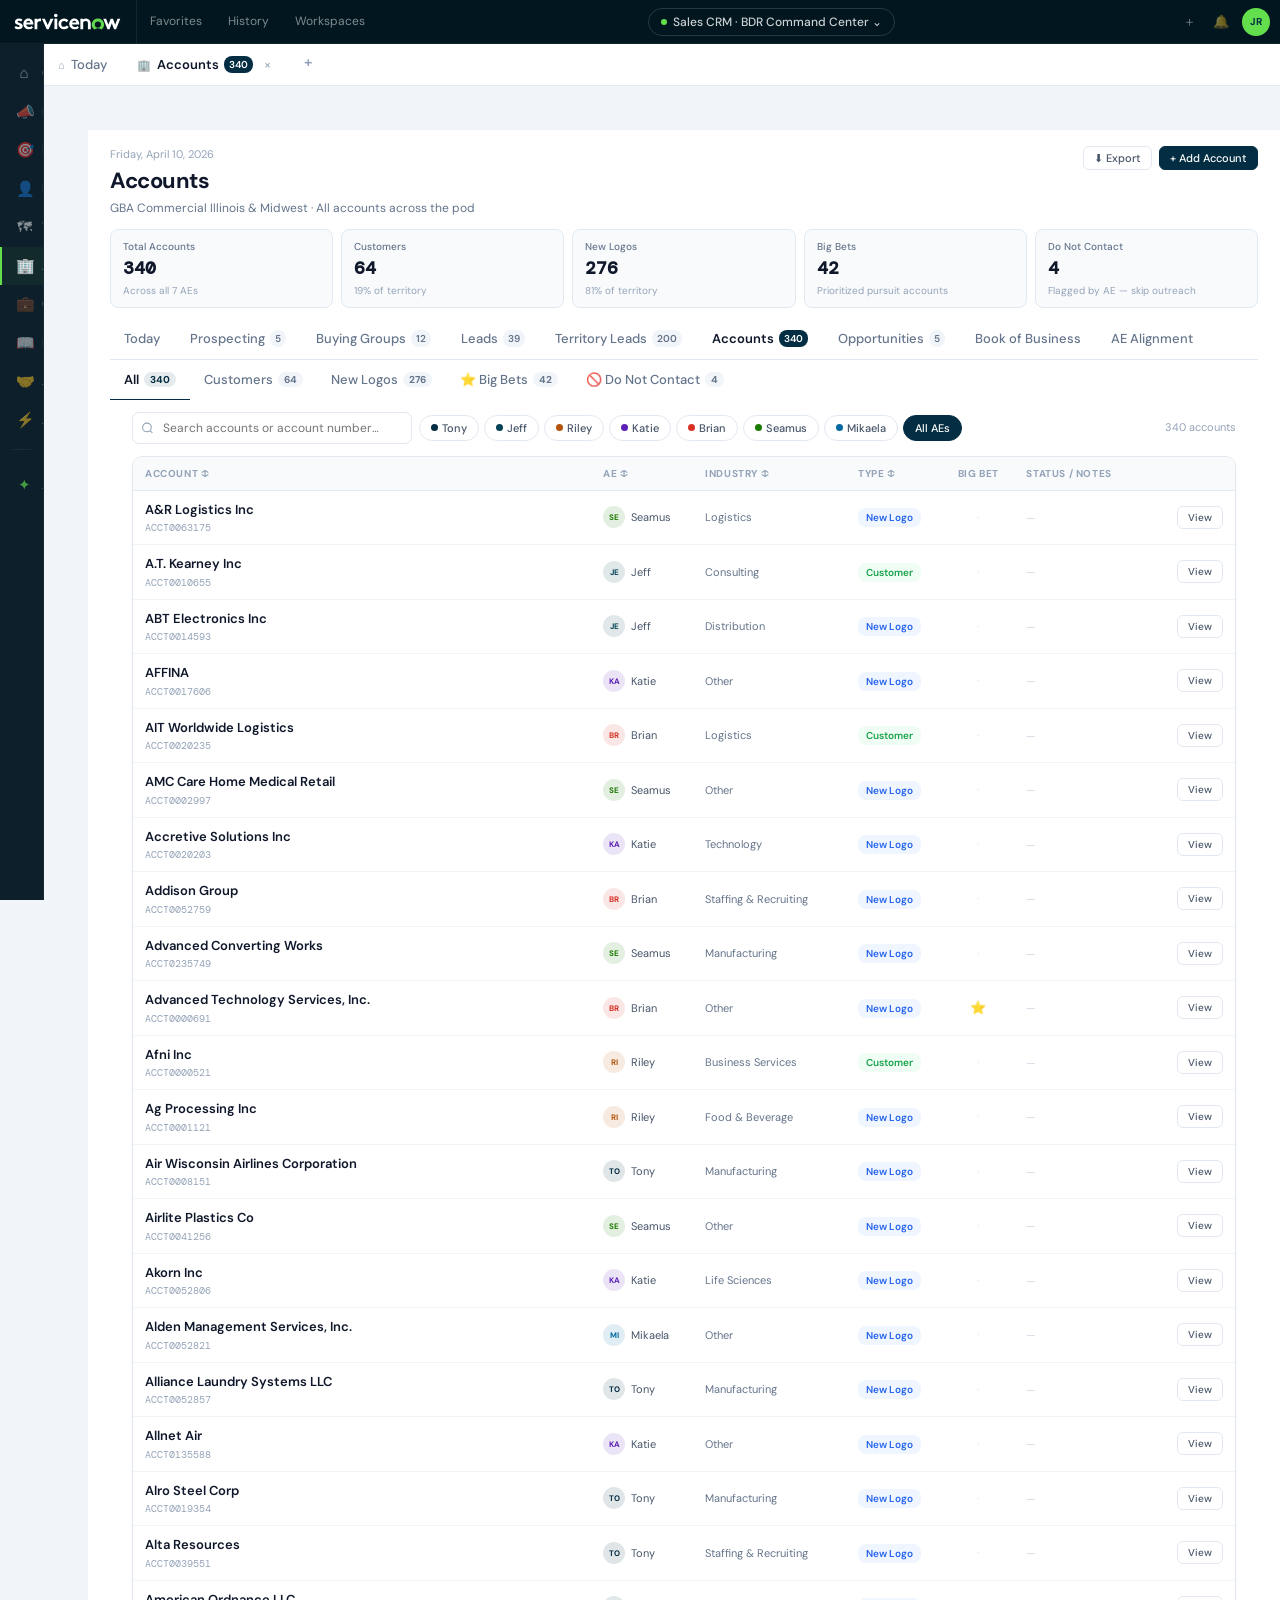
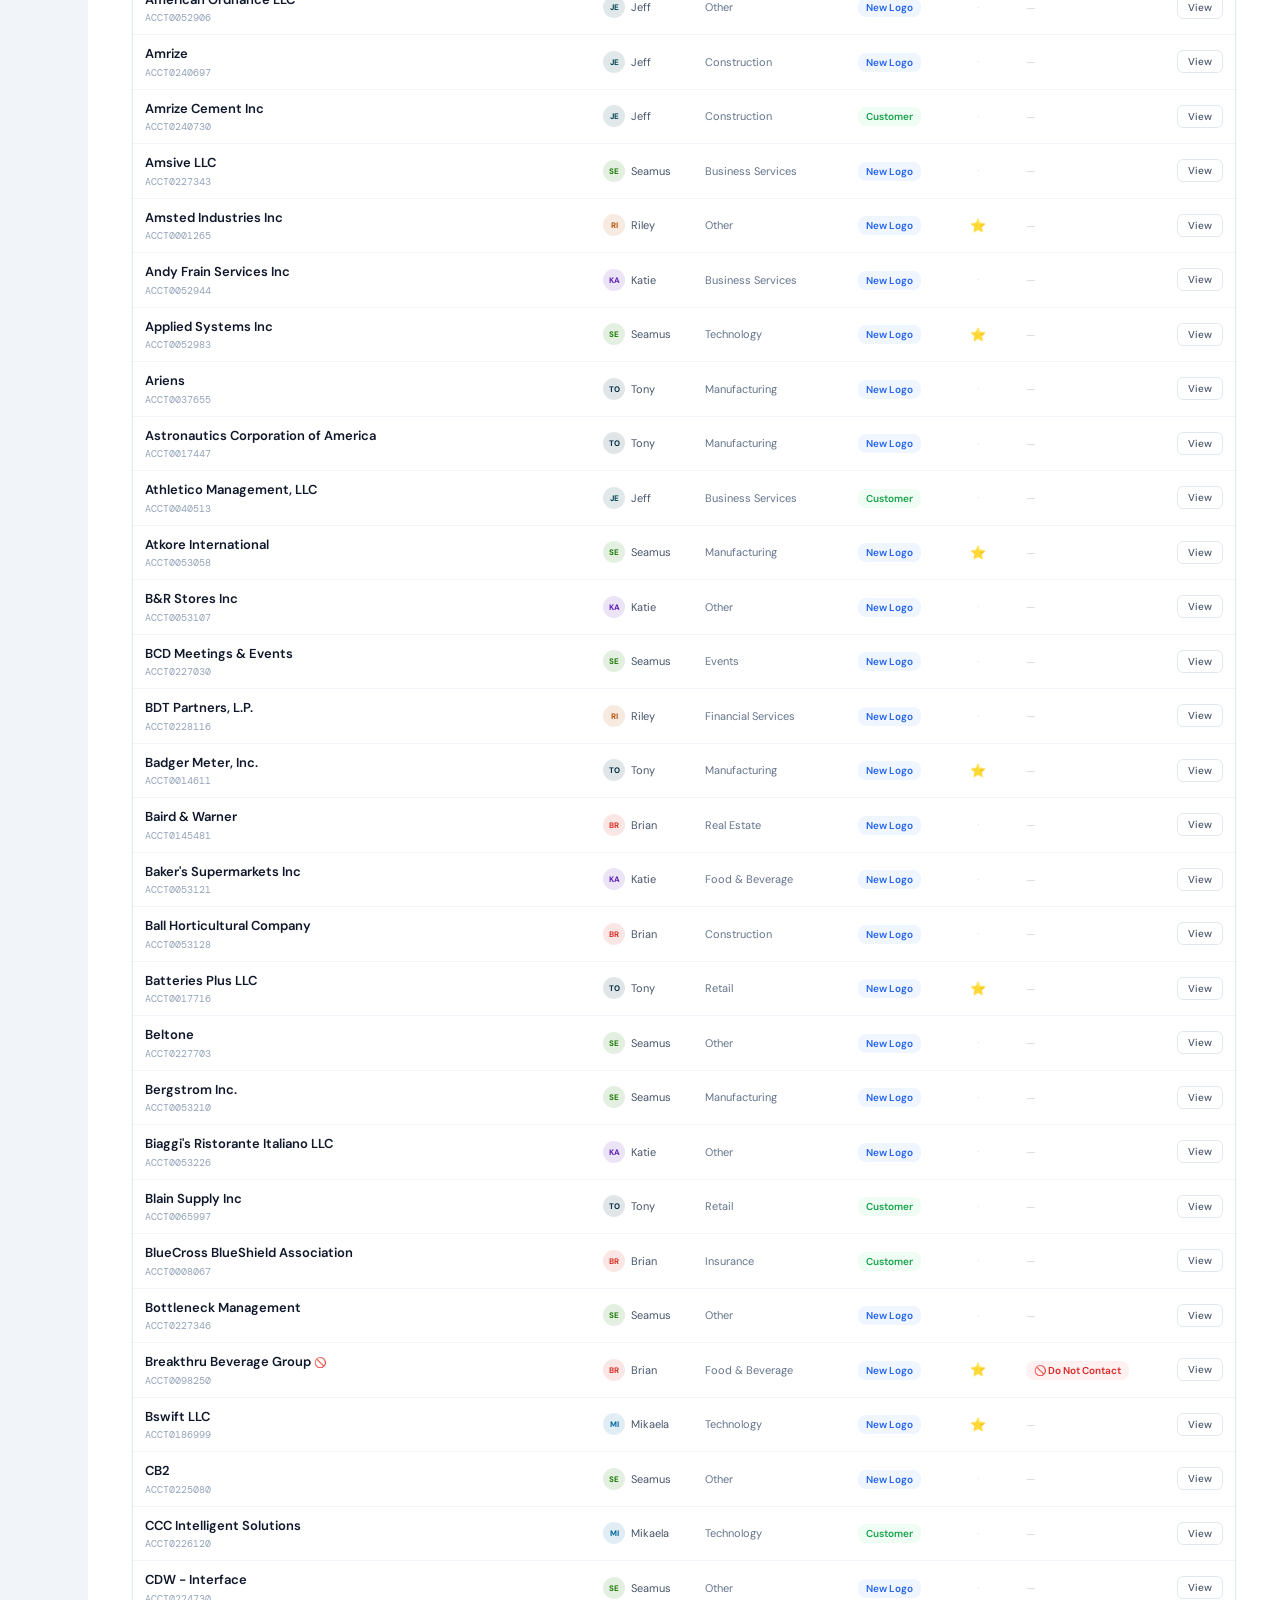
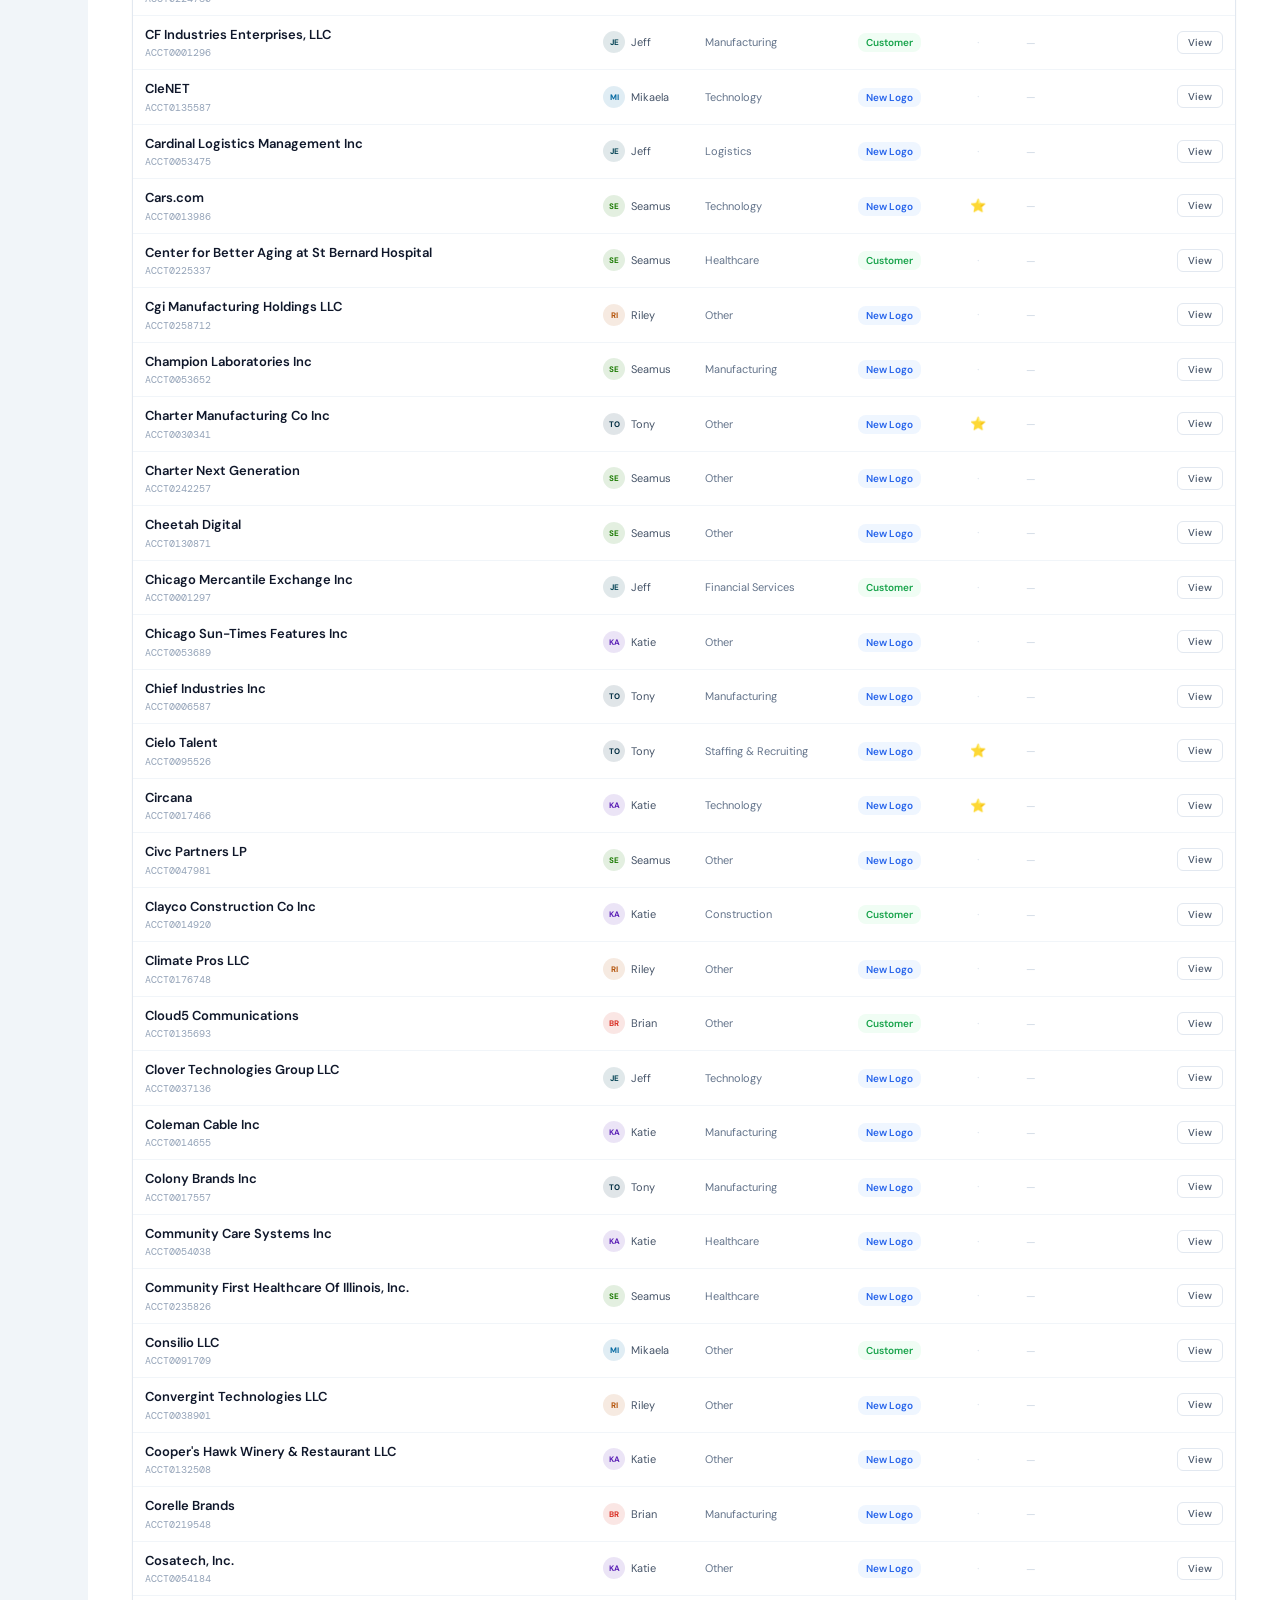
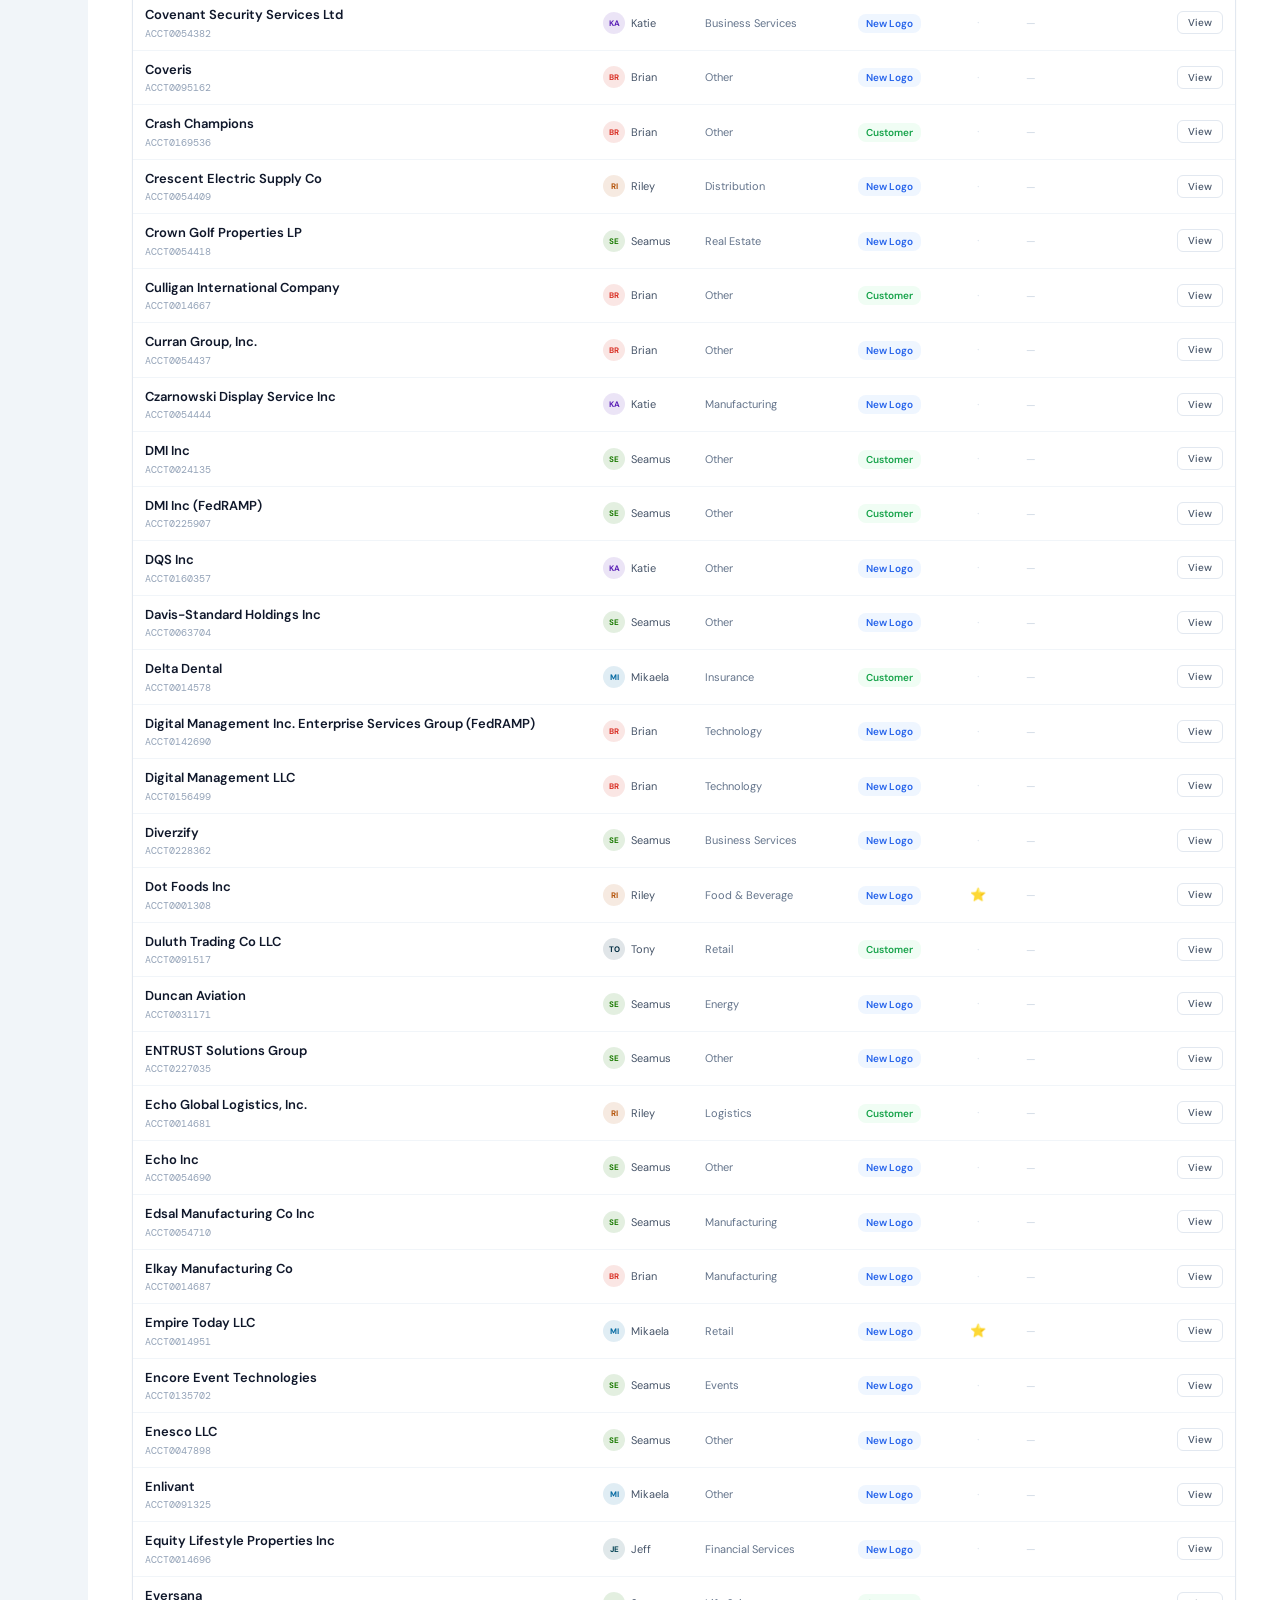
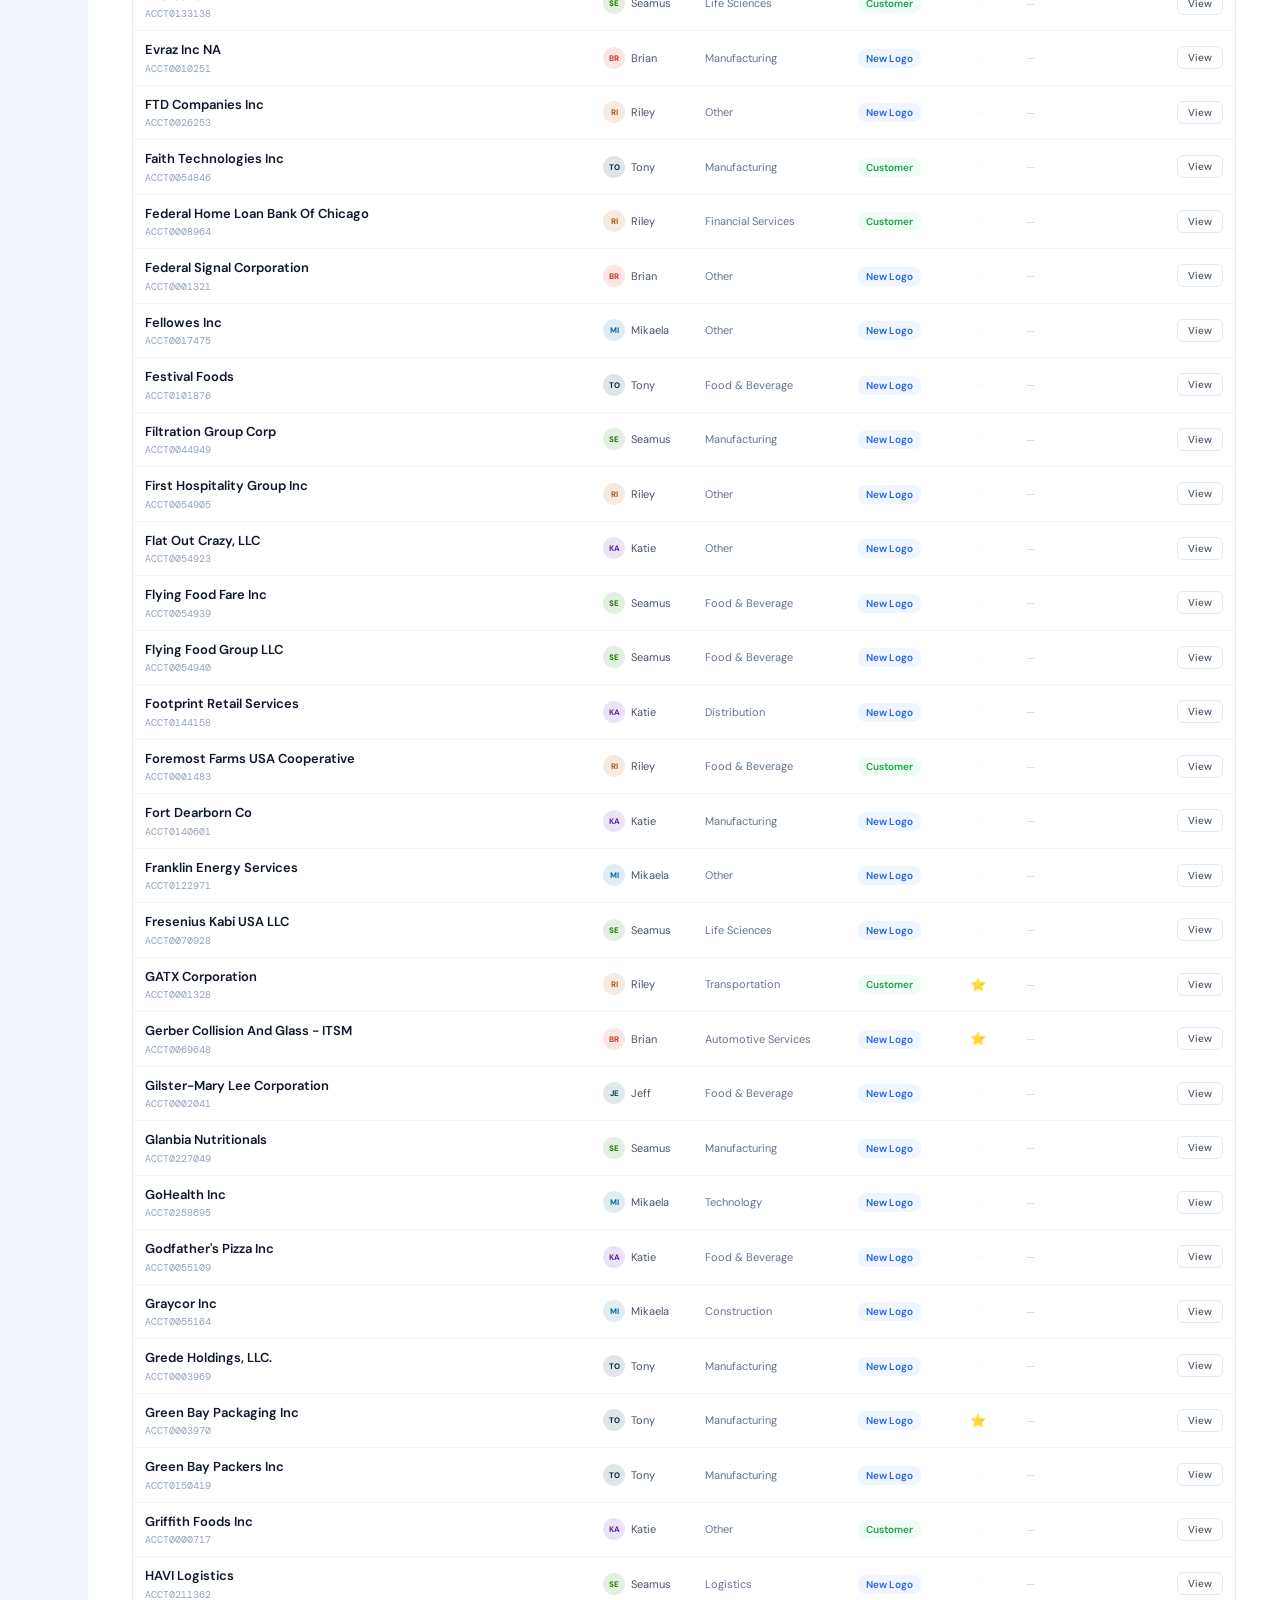
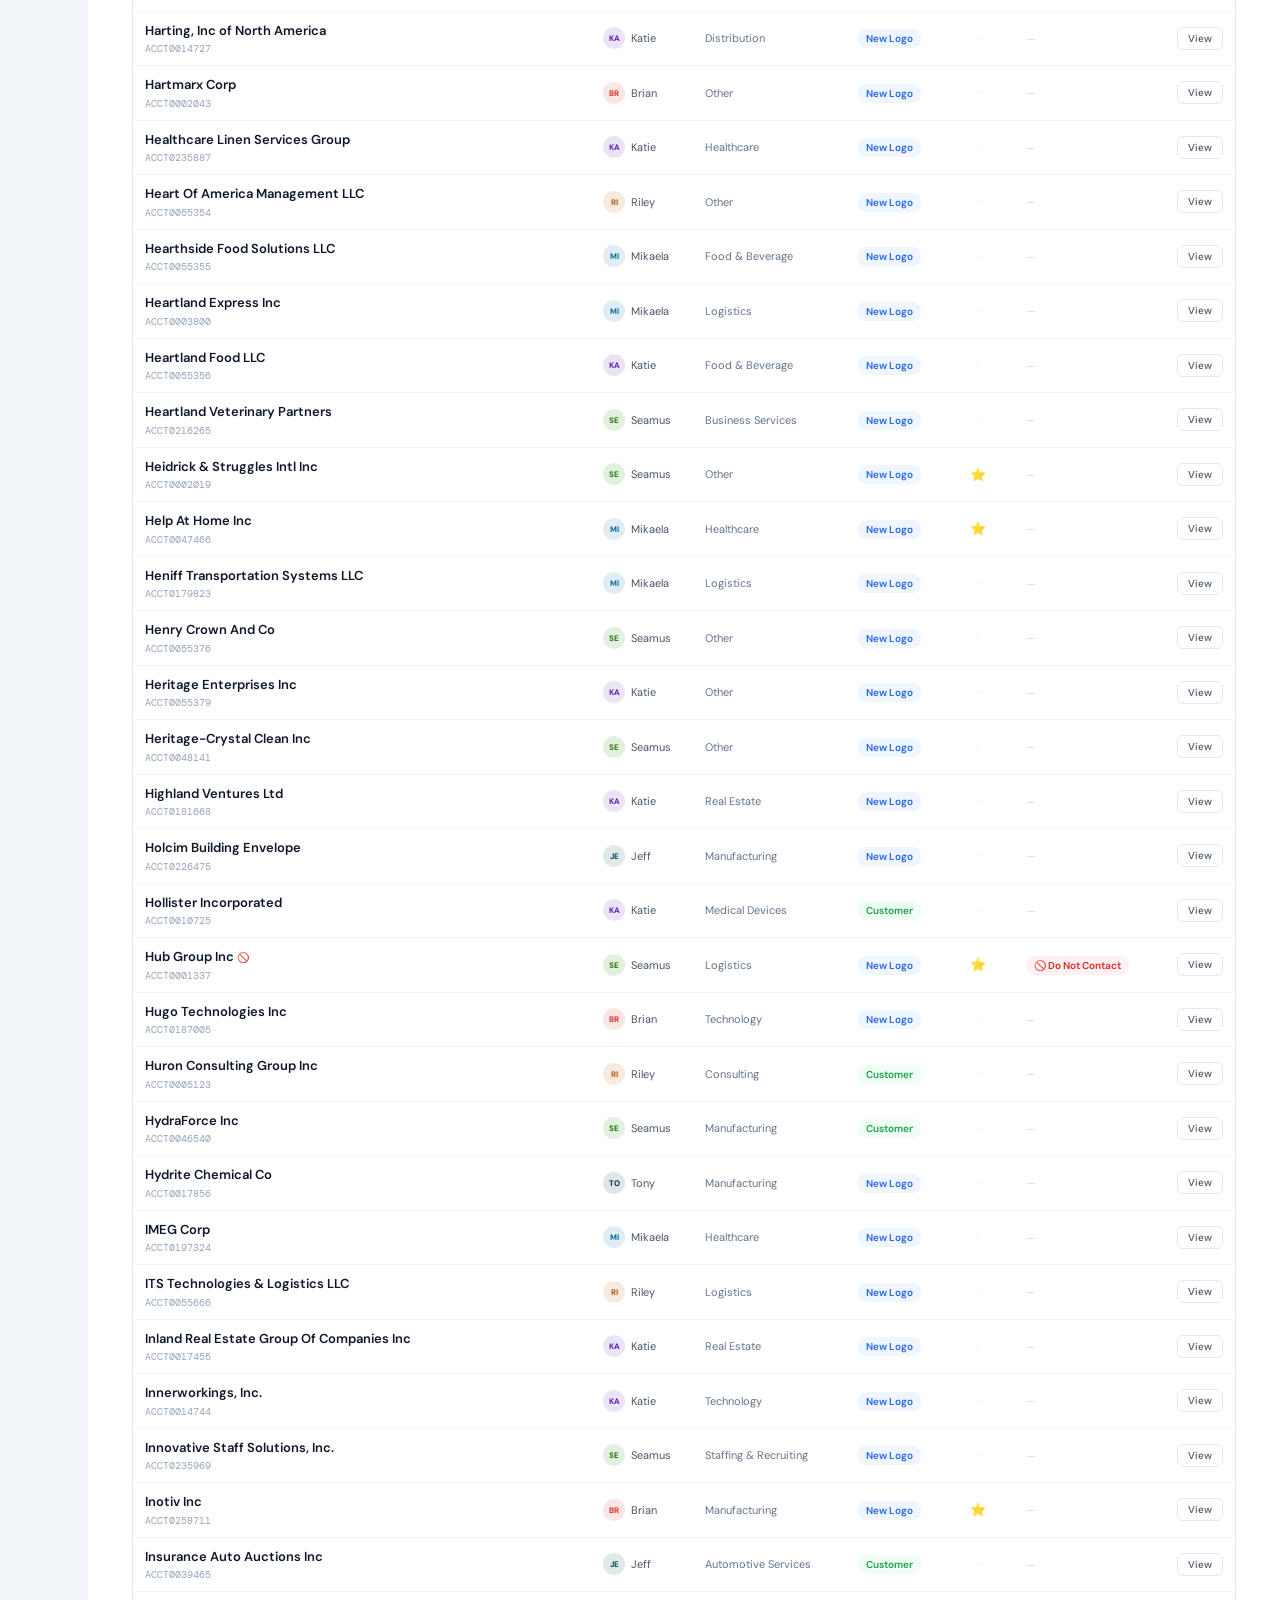
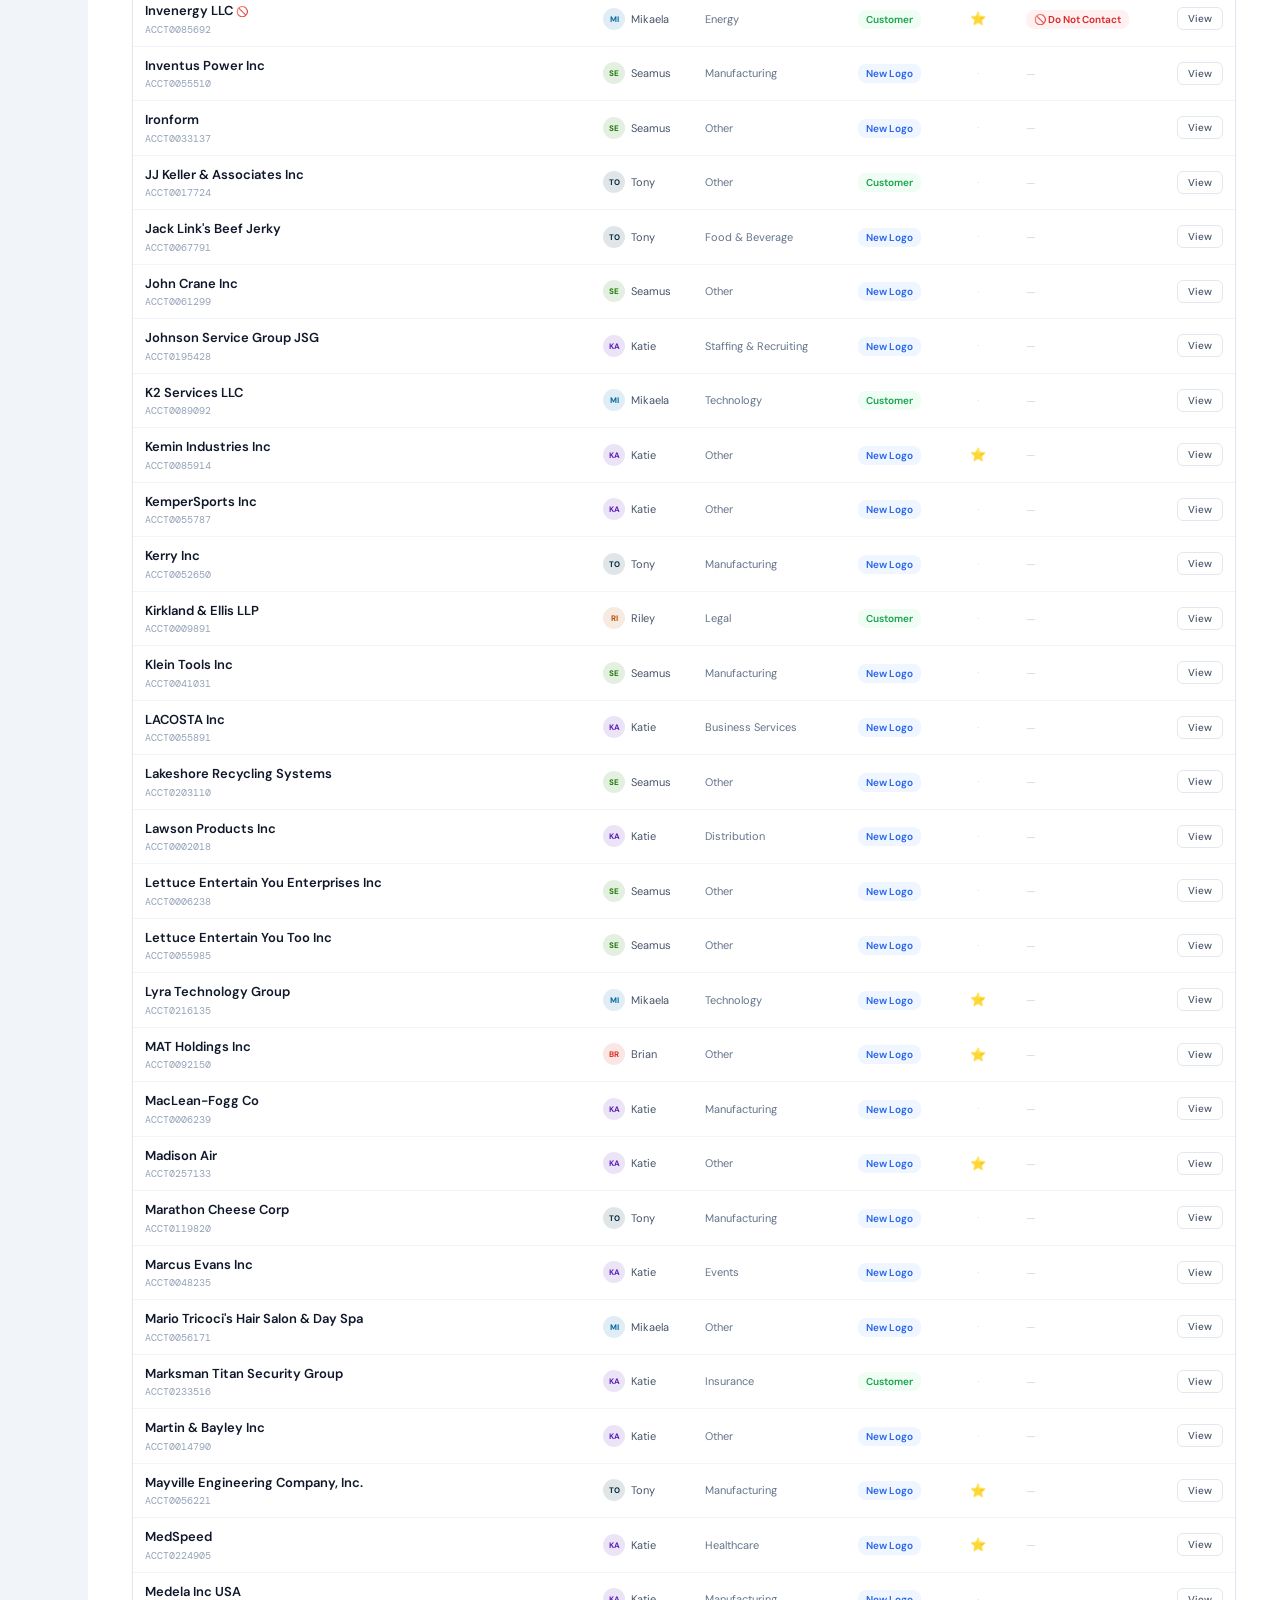
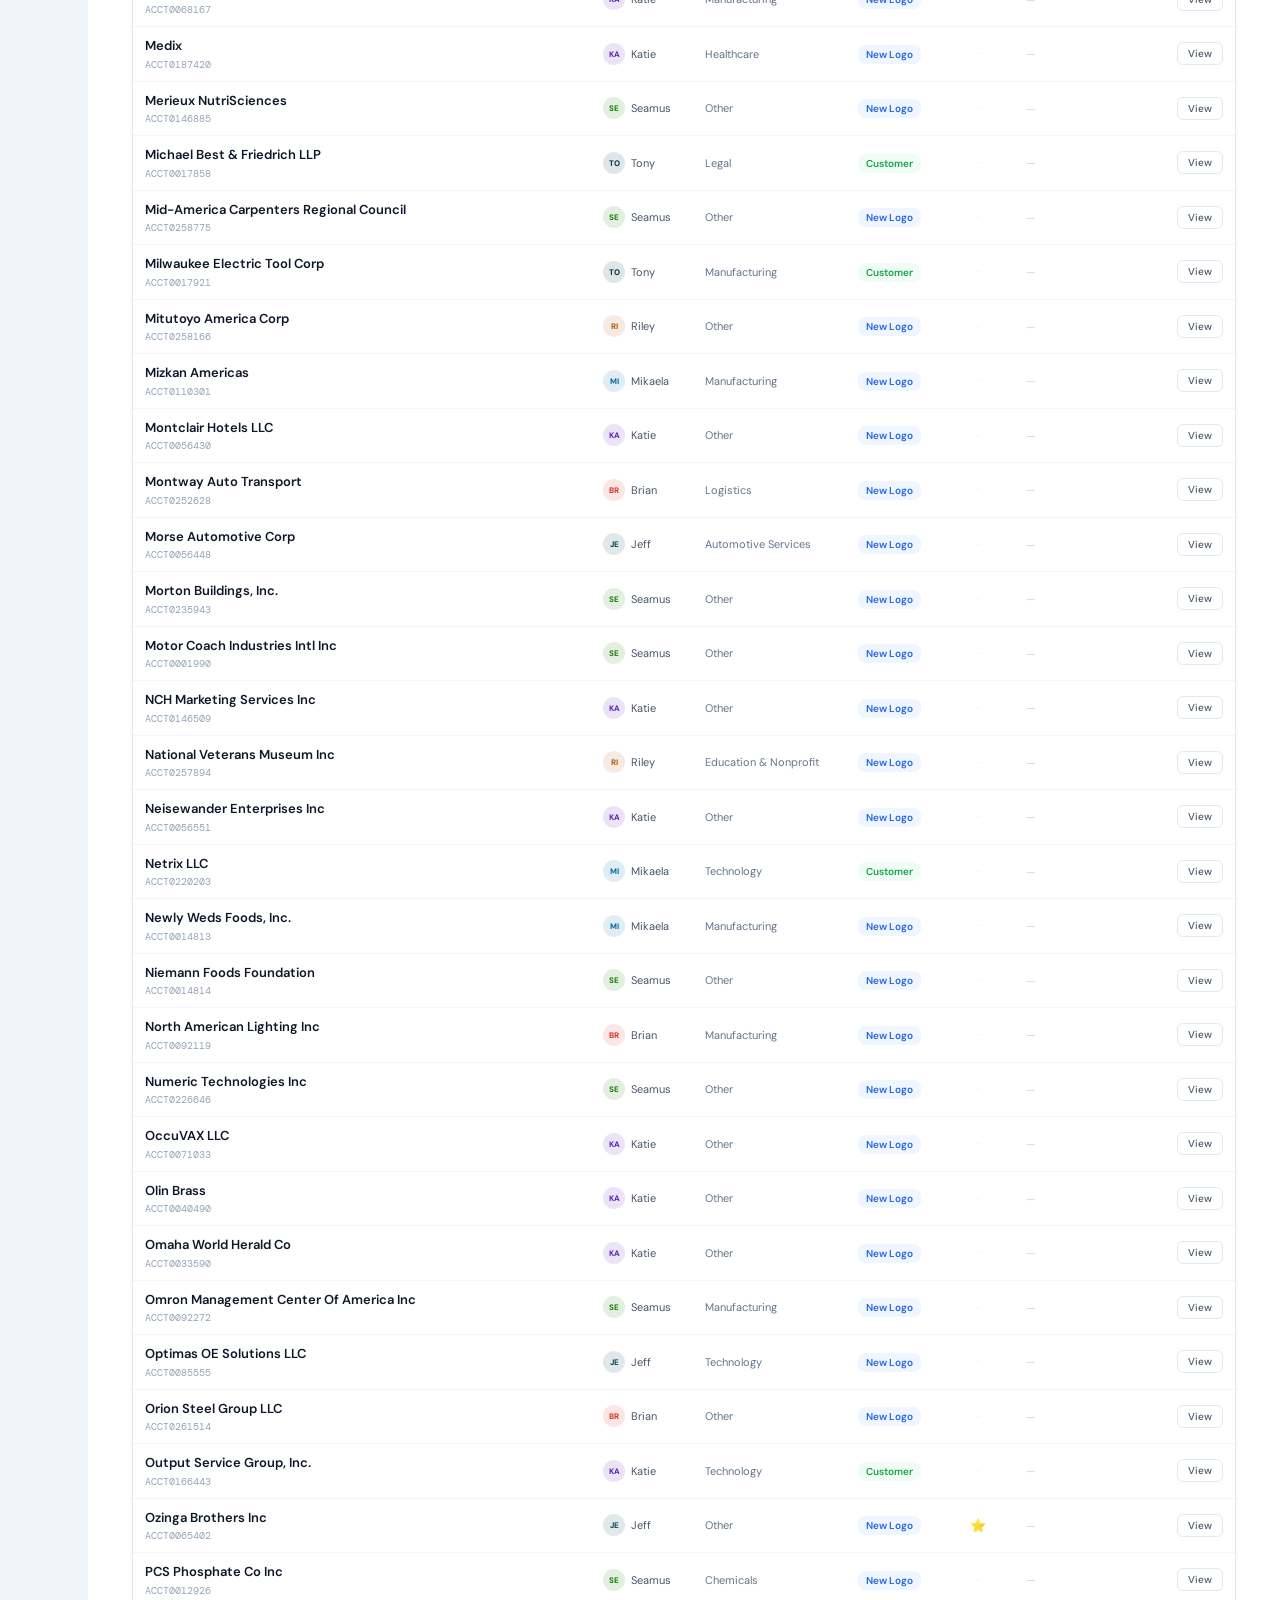
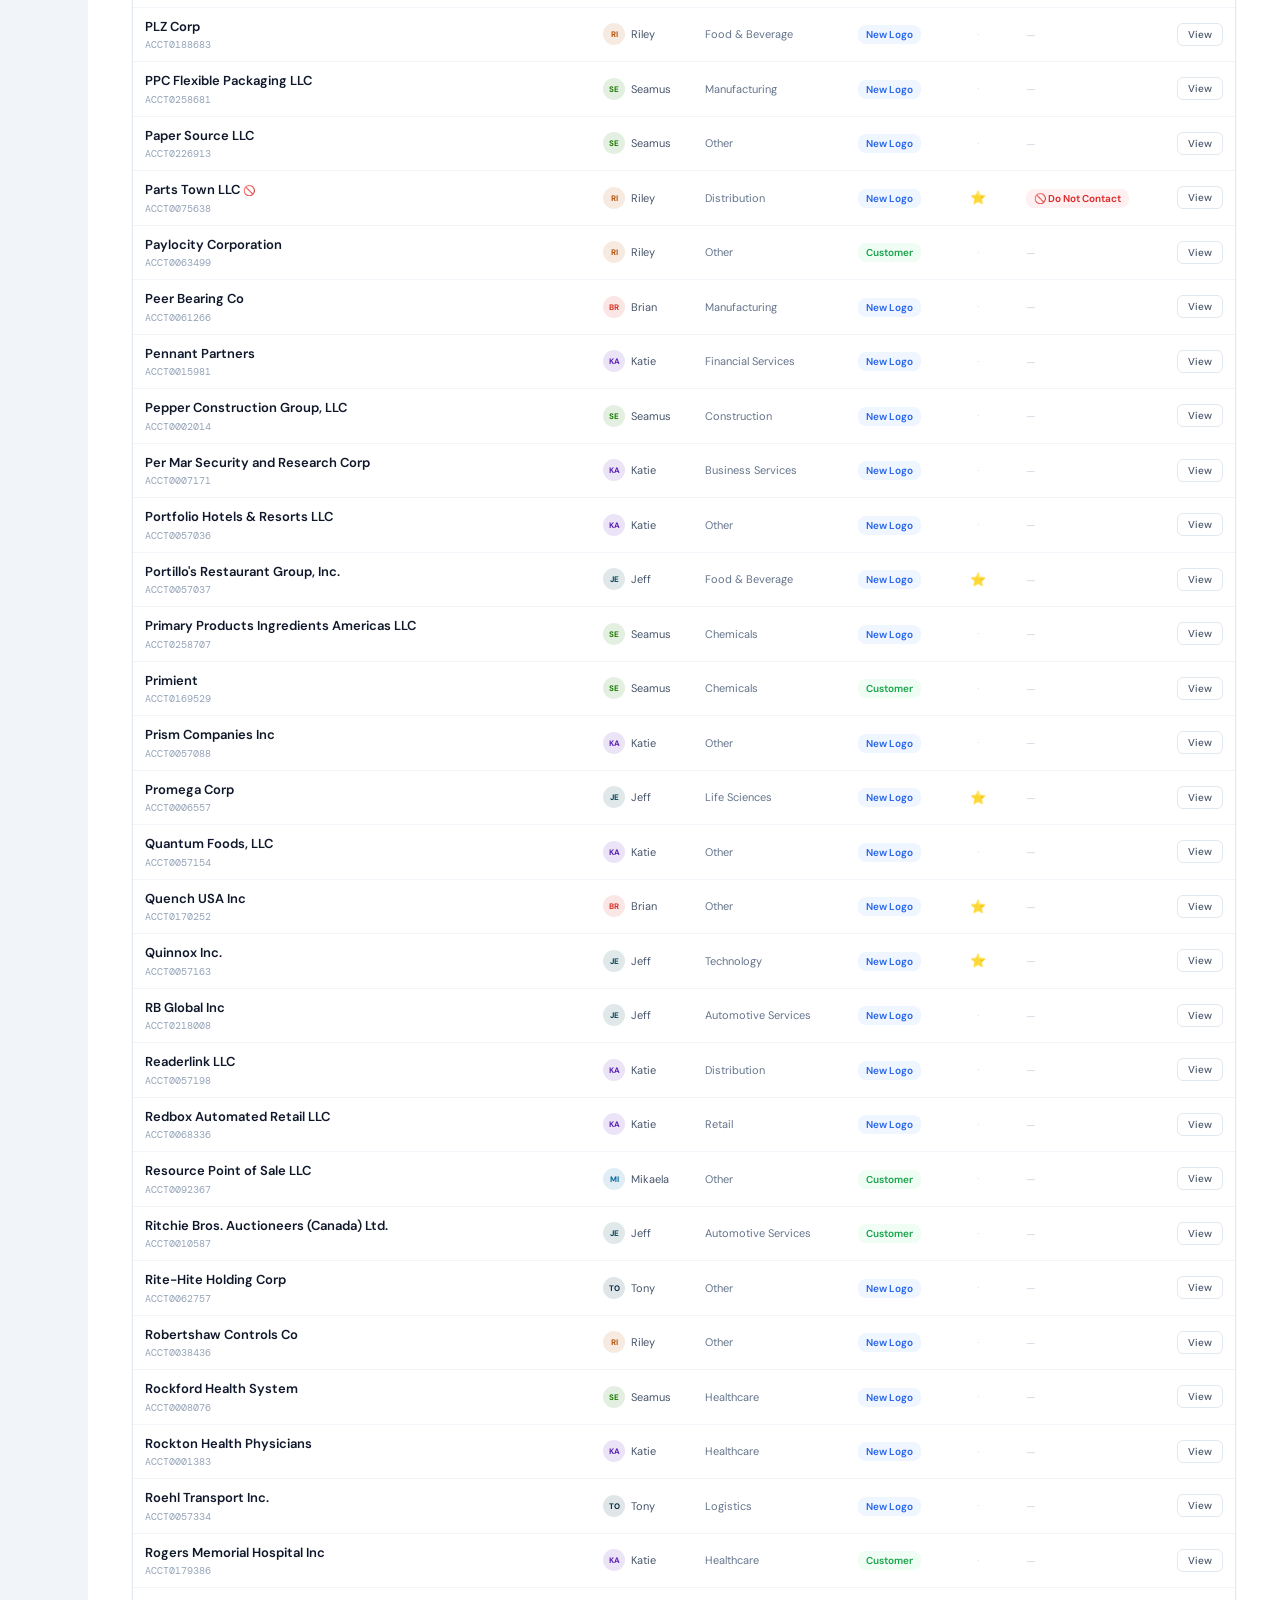
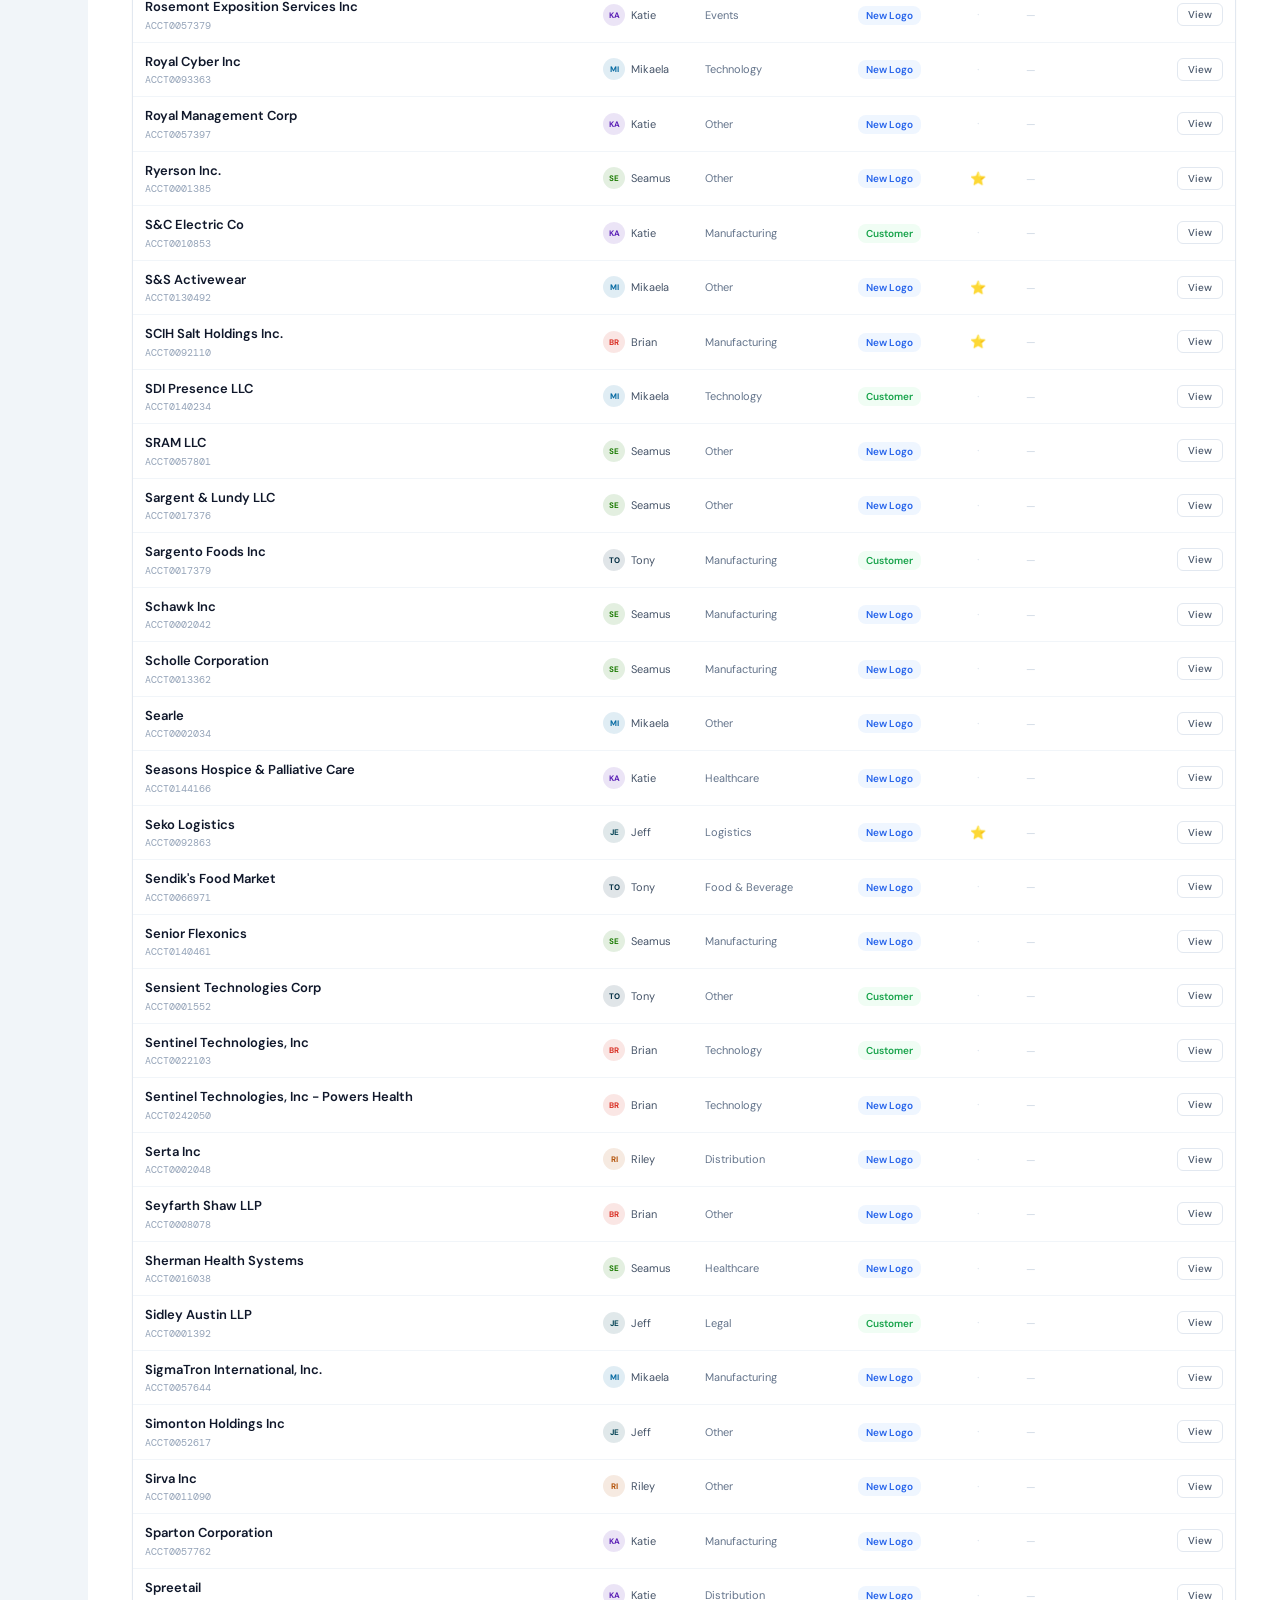
<file: accounts.html>
<!DOCTYPE html>
<html lang="en">
<head>
  <link rel="stylesheet" href="nav.css">
<meta charset="UTF-8">
<meta name="viewport" content="width=device-width,initial-scale=1">
<title>Accounts — BDR Command Center</title>
<link href="https://fonts.googleapis.com/css2?family=DM+Sans:opsz,wght@9..40,300;9..40,400;9..40,500;9..40,600;9..40,700&family=DM+Mono:wght@400;500&display=swap" rel="stylesheet">
<style>
*,*::before,*::after{margin:0;padding:0;box-sizing:border-box;}
:root{
  --ink:#032D42;--ink-nav:#01161f;--ink-mid:#043d5a;
  --wasabi:#63DF4E;--wdk:#4ab83a;
  --white:#fff;--bg:#f1f5f9;
  --s50:#f8fafc;--s100:#f1f5f9;--s200:#e2e8f0;--s300:#cbd5e1;
  --s400:#94a3b8;--s500:#64748b;--s600:#475569;--s700:#334155;--s800:#1e293b;--s900:#0f172a;
  --b50:#eff6ff;--b600:#2563eb;
  --g50:#f0fdf4;--g500:#22c55e;--g600:#16a34a;
  --a50:#fffbeb;--a500:#f59e0b;--a600:#d97706;
  --r50:#fff1f2;--r500:#ef4444;--r600:#dc2626;
  --p50:#faf5ff;--p500:#a855f7;
  --sh-xs:0 1px 2px rgba(0,0,0,.05);--sh-sm:0 1px 3px rgba(0,0,0,.10);
}
html,body{height:100%;font-family:'DM Sans',sans-serif;background:var(--bg);color:var(--s800);font-size:13px;line-height:1.5;}
a{text-decoration:none;color:inherit;}
button{font-family:inherit;}
::-webkit-scrollbar{width:4px;height:4px;}
::-webkit-scrollbar-thumb{background:var(--s300);border-radius:2px;}

/* NAV */
.gnav{height:44px;background:var(--ink-nav);display:flex;align-items:center;position:fixed;top:0;left:0;right:0;z-index:300;border-bottom:1px solid rgba(255,255,255,.06);}
.gnav-logo{display:flex;align-items:center;padding:0 14px;height:44px;border-right:1px solid rgba(255,255,255,.07);flex-shrink:0;}
.gnav-tabs{display:flex;align-items:center;}
.gnav-tab{display:flex;align-items:center;height:44px;padding:0 13px;font-size:12px;color:rgba(255,255,255,.5);cursor:pointer;border-bottom:2px solid transparent;white-space:nowrap;}
.gnav-tab:hover{color:rgba(255,255,255,.8);background:rgba(255,255,255,.04);}
.gnav-pill-wrap{flex:1;display:flex;justify-content:center;}
.gnav-pill{display:inline-flex;align-items:center;gap:6px;font-size:12px;font-weight:500;padding:4px 12px;border-radius:20px;border:1px solid rgba(255,255,255,.15);color:rgba(255,255,255,.8);}
.gnav-pill-dot{width:6px;height:6px;border-radius:50%;background:var(--wasabi);}
.gnav-r{display:flex;align-items:center;gap:2px;padding:0 10px;}
.gnav-btn{width:30px;height:30px;display:flex;align-items:center;justify-content:center;border-radius:4px;color:rgba(255,255,255,.45);font-size:13px;border:none;background:transparent;cursor:pointer;}
.gnav-btn:hover{background:rgba(255,255,255,.07);color:rgba(255,255,255,.8);}
.gnav-av{width:28px;height:28px;background:var(--wasabi);border-radius:50%;display:flex;align-items:center;justify-content:center;font-size:10px;font-weight:700;color:var(--ink);cursor:pointer;margin-left:4px;}

/* SIDEBAR */
.sbar{position:fixed;top:44px;left:0;bottom:0;width:44px;background:#0d1f2b;border-right:1px solid rgba(255,255,255,.05);z-index:200;display:flex;flex-direction:column;overflow:hidden;transition:width .22s cubic-bezier(.4,0,.2,1);}
.sbar:hover{width:180px;box-shadow:4px 0 20px rgba(0,0,0,.25);}
.sbar-sec{padding:10px 0 4px;}
.sbar-lbl{font-size:9px;font-weight:700;letter-spacing:.10em;text-transform:uppercase;color:rgba(255,255,255,.20);padding:0 14px;margin-bottom:2px;display:block;white-space:nowrap;opacity:0;transition:opacity .15s .05s;}
.sbar:hover .sbar-lbl{opacity:1;}
.sbar-item{display:flex;align-items:center;gap:10px;padding:8px 14px;font-size:12px;color:rgba(255,255,255,.50);border-left:2px solid transparent;transition:background .12s,color .12s;text-decoration:none;white-space:nowrap;}
.sbar-item:hover{background:rgba(255,255,255,.05);color:rgba(255,255,255,.85);}
.sbar-item.on{color:var(--wasabi);border-left-color:var(--wasabi);background:rgba(99,223,78,.06);font-weight:500;}
.sbar-ic{width:16px;min-width:16px;text-align:center;font-size:15px;flex-shrink:0;}
.sb{margin-left:auto;font-size:9px;font-weight:600;padding:1px 5px;border-radius:8px;background:rgba(255,255,255,.08);color:rgba(255,255,255,.40);opacity:0;transition:opacity .1s;flex-shrink:0;}
.sbar:hover .sb{opacity:1;}
.sb.r{background:rgba(239,68,68,.20);color:#fca5a5;}
.sdiv{height:1px;background:rgba(255,255,255,.06);margin:5px 10px;}
.sbar-footer{padding:8px 14px 10px;font-size:9px;color:rgba(255,255,255,.14);margin-top:auto;white-space:nowrap;opacity:0;transition:opacity .15s;}
.sbar:hover .sbar-footer{opacity:1;}

/* LAYOUT */
.main{margin-top:44px;margin-left:44px;min-height:calc(100vh - 44px);display:flex;flex-direction:column;}
.page-hdr{background:var(--white);border-bottom:1px solid var(--s200);padding:16px 22px 0;position:sticky;top:44px;z-index:100;}
.phdr-top{display:flex;align-items:flex-start;justify-content:space-between;margin-bottom:12px;}
.phdr-name{font-size:22px;font-weight:700;color:var(--s900);letter-spacing:-.02em;}
.phdr-sub{font-size:12px;color:var(--s500);margin-top:2px;}
.phdr-acts{display:flex;align-items:center;gap:7px;}

/* BUTTONS */
.btn{display:inline-flex;align-items:center;gap:5px;font-family:inherit;font-size:12px;font-weight:500;padding:6px 13px;border-radius:6px;cursor:pointer;border:1px solid;transition:.12s;white-space:nowrap;}
.btn-g{background:transparent;color:var(--s600);border-color:var(--s200);}
.btn-g:hover{background:var(--s50);border-color:var(--s300);}
.btn-p{background:var(--ink);color:var(--white);border-color:var(--ink);}
.btn-p:hover{background:var(--ink-mid);}
.btn-sm{font-size:11px;padding:4px 10px;}

/* KPI */
.kpi-row{display:flex;gap:8px;margin-bottom:10px;}
.kpi{flex:1;background:var(--s50);border:1px solid var(--s200);border-radius:8px;padding:9px 12px;}
.kpi-lbl{font-size:10px;color:var(--s500);font-weight:500;margin-bottom:1px;}
.kpi-val{font-size:18px;font-weight:700;color:var(--s900);font-family:'DM Mono',monospace;}
.kpi-sub{font-size:10px;color:var(--s400);margin-top:1px;}

/* TABS */
.page-tabs{display:flex;}
.ptab{padding:8px 14px;font-size:12px;font-weight:500;color:var(--s500);cursor:pointer;border-bottom:2px solid transparent;margin-bottom:-1px;white-space:nowrap;background:none;border-top:none;border-left:none;border-right:none;display:flex;align-items:center;gap:5px;}
.ptab:hover{color:var(--s800);}
.ptab.on{color:var(--ink);border-bottom-color:var(--ink);font-weight:600;}
.ptab .ct{font-size:10px;font-weight:700;padding:1px 6px;border-radius:10px;background:var(--s100);color:var(--s500);}
.ptab.on .ct{background:rgba(3,45,66,.1);color:var(--ink);}

/* BODY */
.page-body{flex:1;padding:14px 22px 48px;display:flex;flex-direction:column;gap:12px;}

/* FILTER BAR */
.filter-bar{display:flex;align-items:center;gap:7px;flex-wrap:wrap;}
.fsearch{position:relative;flex:1;min-width:180px;max-width:280px;}
.fsearch input{width:100%;padding:7px 10px 7px 30px;border:1px solid var(--s200);border-radius:7px;font-size:12px;font-family:inherit;background:var(--white);color:var(--s800);outline:none;}
.fsearch input:focus{border-color:var(--s400);}
.fsearch svg{position:absolute;left:9px;top:50%;transform:translateY(-50%);width:13px;height:13px;color:var(--s400);pointer-events:none;}
.chip{display:inline-flex;align-items:center;gap:4px;font-size:11px;font-weight:500;padding:5px 11px;border-radius:20px;border:1px solid var(--s200);background:var(--white);cursor:pointer;color:var(--s600);transition:.1s;white-space:nowrap;}
.chip:hover{border-color:var(--s300);background:var(--s50);}
.chip.on{background:var(--ink);color:var(--white);border-color:var(--ink);}
.chip-dot{width:7px;height:7px;border-radius:50%;flex-shrink:0;}
.filter-info{margin-left:auto;font-size:11px;color:var(--s400);}

/* TABLE */
.tbl-wrap{background:var(--white);border:1px solid var(--s200);border-radius:10px;overflow:hidden;box-shadow:var(--sh-xs);}
.tbl-scroll{overflow-x:auto;}
table{width:100%;border-collapse:collapse;min-width:700px;}
thead th{font-size:10px;font-weight:700;text-transform:uppercase;letter-spacing:.06em;color:var(--s400);padding:9px 12px;text-align:left;border-bottom:1px solid var(--s200);background:var(--s50);white-space:nowrap;cursor:pointer;user-select:none;}
thead th:hover{color:var(--s700);}
tbody td{padding:9px 12px;border-bottom:1px solid var(--s100);vertical-align:middle;}
tbody tr:last-child td{border-bottom:none;}
tbody tr:hover td{background:var(--s50);}
.acct-name{font-size:13px;font-weight:600;color:var(--s900);}
.acct-num{font-size:10px;color:var(--s400);font-family:'DM Mono',monospace;margin-top:1px;}
.ae-dot{width:22px;height:22px;border-radius:50%;display:inline-flex;align-items:center;justify-content:center;font-size:8px;font-weight:700;}
.type-pill{display:inline-flex;align-items:center;font-size:10px;font-weight:600;padding:2px 8px;border-radius:8px;}
.tp-c{background:var(--g50);color:var(--g600);}
.tp-n{background:var(--b50);color:var(--b600);}
.bb-star{font-size:13px;cursor:default;}
.dnc-tag{display:inline-flex;align-items:center;gap:4px;font-size:10px;font-weight:600;padding:2px 8px;border-radius:8px;background:var(--r50);color:var(--r600);}
.note-txt{font-size:11px;color:var(--s500);max-width:220px;overflow:hidden;text-overflow:ellipsis;white-space:nowrap;}
.tbl-footer{padding:10px 14px;font-size:11px;color:var(--s400);border-top:1px solid var(--s100);}

/* AE STYLE chip when active */
.chip[data-ae].on{color:#fff;}

@keyframes fadeIn{from{opacity:0;transform:translateY(2px);}to{opacity:1;transform:translateY(0);}}
.fade-in{animation:fadeIn .12s ease;}

/* CROSS-PAGE TABS */
.ptabs{display:flex;align-items:center;border-bottom:1px solid var(--s200);margin:0;padding:0;overflow-x:auto;background:var(--white);}
.ptabs::-webkit-scrollbar{height:0;}
.ptab{display:inline-flex;align-items:center;gap:5px;padding:10px 14px;font-size:13px;font-weight:500;color:var(--s500);border-bottom:2px solid transparent;white-space:nowrap;transition:.1s;text-decoration:none;cursor:pointer;}
.ptab:hover{color:var(--s700);}
.ptab.on{color:var(--s900);border-bottom-color:var(--ink);font-weight:600;}
.ptab-ct{font-size:10px;font-weight:600;padding:1px 5px;border-radius:8px;background:var(--s100);color:var(--s500);}
.ptab.on .ptab-ct{background:var(--ink);color:var(--white);}

.nav-tabs{display:flex;align-items:center;border-top:1px solid var(--s200);overflow-x:auto;margin:6px -22px 0;padding:0 22px;background:var(--white);}
.nav-tabs::-webkit-scrollbar{height:0;}
.ntab{display:inline-flex;align-items:center;gap:5px;padding:9px 14px;font-size:13px;font-weight:500;color:var(--s500);border-bottom:2px solid transparent;white-space:nowrap;transition:.1s;text-decoration:none;}
.ntab:hover{color:var(--s700);}
.ntab.on{color:var(--s900);border-bottom-color:var(--ink);font-weight:600;}
.ntab-ct{font-size:10px;font-weight:600;padding:1px 5px;border-radius:8px;background:var(--s100);color:var(--s500);}
.ntab.on .ntab-ct{background:var(--ink);color:var(--white);}
</style>
</head>
<body>
<div class="app-shell">
<div class="main">
  <div class="page-hdr">
    <div class="phdr-top">
      <div>
        <div style="font-size:11px;color:var(--s400);margin-bottom:2px">Friday, April 10, 2026</div>
        <div class="phdr-name">Accounts</div>
        <div class="phdr-sub">GBA Commercial Illinois &amp; Midwest · All accounts across the pod</div>
      </div>
      <div class="phdr-acts">
        <button class="btn btn-g btn-sm">⬇ Export</button>
        <button class="btn btn-p btn-sm">+ Add Account</button>
      </div>
    </div>

    <div class="kpi-row" id="kpiRow"></div>

    <div class="ptabs">
      <a href="index.html" class="ptab">Today</a>
      <a href="campaigns.html" class="ptab">Prospecting <span class="ptab-ct">5</span></a>
      <a href="buying-groups.html" class="ptab">Buying Groups <span class="ptab-ct">12</span></a>
      <a href="leads.html" class="ptab">Leads <span class="ptab-ct">39</span></a>
      <a href="territory-leads.html"  class="ptab">Territory Leads <span class="ptab-ct">200</span></a>
      <a href="accounts.html" class="ptab on">Accounts <span class="ptab-ct">340</span></a>
      <a href="opportunities.html" class="ptab">Opportunities <span class="ptab-ct">5</span></a>
      <a href="book-of-business.html" class="ptab">Book of Business</a>
      <a href="ae-alignment.html" class="ptab">AE Alignment</a>
    </div>

        <div class="page-tabs">
      <button class="ptab on" onclick="switchTab('all',this)">All <span class="ct" id="ct-all">—</span></button>
      <button class="ptab" onclick="switchTab('customer',this)">Customers <span class="ct" id="ct-customer">—</span></button>
      <button class="ptab" onclick="switchTab('newlogo',this)">New Logos <span class="ct" id="ct-newlogo">—</span></button>
      <button class="ptab" onclick="switchTab('bigbet',this)">⭐ Big Bets <span class="ct" id="ct-bigbet">—</span></button>
      <button class="ptab" onclick="switchTab('dnc',this)">🚫 Do Not Contact <span class="ct" id="ct-dnc">—</span></button>
    </div>
    

  <div class="page-body">
    <!-- FILTERS -->
    <div class="filter-bar">
      <div class="fsearch">
        <svg viewBox="0 0 24 24" fill="none" stroke="currentColor" stroke-width="2"><circle cx="11" cy="11" r="8"/><path d="m21 21-4.35-4.35"/></svg>
        <input id="searchInput" type="text" placeholder="Search accounts or account number…" oninput="render()">
      </div>
      <div id="aeChips" style="display:flex;gap:5px;flex-wrap:wrap"></div>
      <span class="filter-info" id="filterInfo"></span>
    </div>

    <!-- TABLE -->
    <div class="tbl-wrap">
      <div class="tbl-scroll">
        <table>
          <thead>
            <tr>
              <th onclick="sortBy('name')">Account ↕</th>
              <th onclick="sortBy('aeId')">AE ↕</th>
              <th onclick="sortBy('industry')">Industry ↕</th>
              <th onclick="sortBy('type')">Type ↕</th>
              <th style="text-align:center">Big Bet</th>
              <th>Status / Notes</th>
              <th style="color:transparent">Actions</th>
            </tr>
          </thead>
          <tbody id="tbody"></tbody>
        </table>
      </div>
      <div class="tbl-footer" id="tblFooter"></div>
    </div>
  </div>
</div>

<script>

const ACCOUNTS=[{"id":"fsry6xlk","name":"Milwaukee Electric Tool Corp","acctNum":"ACCT0017921","type":"customer","aeId":"tony","status":"—","bigBet":false,"industry":"Manufacturing"},{"id":"6n6u30ot","name":"Tegria Services Group - US, Inc.","acctNum":"ACCT0095732","type":"customer","aeId":"tony","status":"—","bigBet":false,"industry":"Other"},{"id":"ofdp16v2","name":"Sub-Zero Group Inc","acctNum":"ACCT0005141","type":"customer","aeId":"tony","status":"—","bigBet":false,"industry":"Other"},{"id":"whkmpe08","name":"Michael Best & Friedrich LLP","acctNum":"ACCT0017858","type":"customer","aeId":"tony","status":"—","bigBet":false,"industry":"Legal"},{"id":"sykploa1","name":"Sargento Foods Inc","acctNum":"ACCT0017379","type":"customer","aeId":"tony","status":"—","bigBet":false,"industry":"Manufacturing"},{"id":"zfyw4v8h","name":"Faith Technologies Inc","acctNum":"ACCT0054846","type":"customer","aeId":"tony","status":"—","bigBet":false,"industry":"Manufacturing"},{"id":"79sdgqdd","name":"JJ Keller & Associates Inc","acctNum":"ACCT0017724","type":"customer","aeId":"tony","status":"—","bigBet":false,"industry":"Other"},{"id":"e6652rki","name":"Blain Supply Inc","acctNum":"ACCT0065997","type":"customer","aeId":"tony","status":"—","bigBet":false,"industry":"Retail"},{"id":"nj95czxk","name":"Duluth Trading Co LLC","acctNum":"ACCT0091517","type":"customer","aeId":"tony","status":"—","bigBet":false,"industry":"Retail"},{"id":"n55xvu89","name":"Sensient Technologies Corp","acctNum":"ACCT0001552","type":"customer","aeId":"tony","status":"—","bigBet":false,"industry":"Other"},{"id":"iipklrgb","name":"Rite-Hite Holding Corp","acctNum":"ACCT0062757","type":"newlogo","aeId":"tony","status":"—","bigBet":false,"industry":"Other"},{"id":"yqvzdlo6","name":"Charter Manufacturing Co Inc","acctNum":"ACCT0030341","type":"newlogo","aeId":"tony","status":"—","bigBet":true,"industry":"Other"},{"id":"1vx2cfq8","name":"Cielo Talent","acctNum":"ACCT0095526","type":"newlogo","aeId":"tony","status":"—","bigBet":true,"industry":"Staffing & Recruiting"},{"id":"aprq8ehs","name":"Badger Meter, Inc.","acctNum":"ACCT0014611","type":"newlogo","aeId":"tony","status":"—","bigBet":true,"industry":"Manufacturing"},{"id":"4y9fss1g","name":"The Boldt Group Inc","acctNum":"ACCT0014625","type":"newlogo","aeId":"tony","status":"—","bigBet":true,"industry":"Construction"},{"id":"k2lhlh2v","name":"Alliance Laundry Systems LLC","acctNum":"ACCT0052857","type":"newlogo","aeId":"tony","status":"—","bigBet":false,"industry":"Manufacturing"},{"id":"3k5g9atp","name":"Batteries Plus LLC","acctNum":"ACCT0017716","type":"newlogo","aeId":"tony","status":"—","bigBet":true,"industry":"Retail"},{"id":"48li708v","name":"Mayville Engineering Company, Inc.","acctNum":"ACCT0056221","type":"newlogo","aeId":"tony","status":"—","bigBet":true,"industry":"Manufacturing"},{"id":"4pp5a3uv","name":"Waupaca Foundry Inc","acctNum":"ACCT0062808","type":"newlogo","aeId":"tony","status":"—","bigBet":false,"industry":"Manufacturing"},{"id":"3vy1lac6","name":"Kerry Inc","acctNum":"ACCT0052650","type":"newlogo","aeId":"tony","status":"—","bigBet":false,"industry":"Manufacturing"},{"id":"ryxdnfek","name":"Green Bay Packers Inc","acctNum":"ACCT0150419","type":"newlogo","aeId":"tony","status":"—","bigBet":false,"industry":"Manufacturing"},{"id":"fny4sqbi","name":"Alta Resources","acctNum":"ACCT0039551","type":"newlogo","aeId":"tony","status":"—","bigBet":false,"industry":"Staffing & Recruiting"},{"id":"mjln5acj","name":"Chief Industries Inc","acctNum":"ACCT0006587","type":"newlogo","aeId":"tony","status":"—","bigBet":false,"industry":"Manufacturing"},{"id":"pld832ce","name":"Hydrite Chemical Co","acctNum":"ACCT0017856","type":"newlogo","aeId":"tony","status":"—","bigBet":false,"industry":"Manufacturing"},{"id":"al2hckp2","name":"Jack Link's Beef Jerky","acctNum":"ACCT0067791","type":"newlogo","aeId":"tony","status":"—","bigBet":false,"industry":"Food & Beverage"},{"id":"fq9d8h02","name":"Wis-Pak Inc","acctNum":"ACCT0042836","type":"newlogo","aeId":"tony","status":"—","bigBet":false,"industry":"Manufacturing"},{"id":"kdpr7ej7","name":"Alro Steel Corp","acctNum":"ACCT0019354","type":"newlogo","aeId":"tony","status":"—","bigBet":false,"industry":"Manufacturing"},{"id":"l3wgncxr","name":"Festival Foods","acctNum":"ACCT0101876","type":"newlogo","aeId":"tony","status":"—","bigBet":false,"industry":"Food & Beverage"},{"id":"atkk7bgf","name":"Colony Brands Inc","acctNum":"ACCT0017557","type":"newlogo","aeId":"tony","status":"—","bigBet":false,"industry":"Manufacturing"},{"id":"erb55x8o","name":"Sendik's Food Market","acctNum":"ACCT0066971","type":"newlogo","aeId":"tony","status":"—","bigBet":false,"industry":"Food & Beverage"},{"id":"s0s8041q","name":"Grede Holdings, LLC.","acctNum":"ACCT0003969","type":"newlogo","aeId":"tony","status":"—","bigBet":false,"industry":"Manufacturing"},{"id":"jnkhm40n","name":"Ariens","acctNum":"ACCT0037655","type":"newlogo","aeId":"tony","status":"—","bigBet":false,"industry":"Manufacturing"},{"id":"q7ui20ui","name":"Roehl Transport Inc.","acctNum":"ACCT0057334","type":"newlogo","aeId":"tony","status":"—","bigBet":false,"industry":"Logistics"},{"id":"kpcpf1th","name":"Strattec Security Corp","acctNum":"ACCT0019155","type":"newlogo","aeId":"tony","status":"—","bigBet":false,"industry":"Manufacturing"},{"id":"2e6iqp40","name":"Marathon Cheese Corp","acctNum":"ACCT0119820","type":"newlogo","aeId":"tony","status":"—","bigBet":false,"industry":"Manufacturing"},{"id":"1t5yda1i","name":"Astronautics Corporation of America","acctNum":"ACCT0017447","type":"newlogo","aeId":"tony","status":"—","bigBet":false,"industry":"Manufacturing"},{"id":"ywqbspyb","name":"Green Bay Packaging Inc","acctNum":"ACCT0003970","type":"newlogo","aeId":"tony","status":"—","bigBet":true,"industry":"Manufacturing"},{"id":"czey4emq","name":"Air Wisconsin Airlines Corporation","acctNum":"ACCT0008151","type":"newlogo","aeId":"tony","status":"—","bigBet":false,"industry":"Manufacturing"},{"id":"gy1zixre","name":"Chicago Mercantile Exchange Inc","acctNum":"ACCT0001297","type":"customer","aeId":"jeff","status":"—","bigBet":false,"industry":"Financial Services"},{"id":"26uuhldj","name":"Sidley Austin LLP","acctNum":"ACCT0001392","type":"customer","aeId":"jeff","status":"—","bigBet":false,"industry":"Legal"},{"id":"t8asbxuk","name":"Insurance Auto Auctions Inc","acctNum":"ACCT0039465","type":"customer","aeId":"jeff","status":"—","bigBet":false,"industry":"Automotive Services"},{"id":"x0xnah6s","name":"A.T. Kearney Inc","acctNum":"ACCT0010655","type":"customer","aeId":"jeff","status":"—","bigBet":false,"industry":"Consulting"},{"id":"jar9mrls","name":"Amrize Cement Inc","acctNum":"ACCT0240730","type":"customer","aeId":"jeff","status":"—","bigBet":false,"industry":"Construction"},{"id":"7bwv2r7d","name":"CF Industries Enterprises, LLC","acctNum":"ACCT0001296","type":"customer","aeId":"jeff","status":"—","bigBet":false,"industry":"Manufacturing"},{"id":"4thupkqw","name":"Athletico Management, LLC","acctNum":"ACCT0040513","type":"customer","aeId":"jeff","status":"—","bigBet":false,"industry":"Business Services"},{"id":"ywzqdojx","name":"Ritchie Bros. Auctioneers (Canada) Ltd.","acctNum":"ACCT0010587","type":"customer","aeId":"jeff","status":"—","bigBet":false,"industry":"Automotive Services"},{"id":"9j3l95ni","name":"Videojet Technologies Inc","acctNum":"ACCT0014587","type":"customer","aeId":"jeff","status":"—","bigBet":true,"industry":"Manufacturing"},{"id":"kkrfgm7f","name":"Holcim Building Envelope","acctNum":"ACCT0226475","type":"newlogo","aeId":"jeff","status":"—","bigBet":false,"industry":"Manufacturing"},{"id":"3njj0lx2","name":"Veralto","acctNum":"ACCT0218250","type":"newlogo","aeId":"jeff","status":"—","bigBet":false,"industry":"Technology"},{"id":"xz7gxh7y","name":"Quinnox Inc.","acctNum":"ACCT0057163","type":"newlogo","aeId":"jeff","status":"—","bigBet":true,"industry":"Technology"},{"id":"52v78y4v","name":"Amrize","acctNum":"ACCT0240697","type":"newlogo","aeId":"jeff","status":"—","bigBet":false,"industry":"Construction"},{"id":"j8apzfsc","name":"Portillo's Restaurant Group, Inc.","acctNum":"ACCT0057037","type":"newlogo","aeId":"jeff","status":"—","bigBet":true,"industry":"Food & Beverage"},{"id":"f1bmg7oy","name":"RB Global Inc","acctNum":"ACCT0218008","type":"newlogo","aeId":"jeff","status":"—","bigBet":false,"industry":"Automotive Services"},{"id":"1bs4vglc","name":"Promega Corp","acctNum":"ACCT0006557","type":"newlogo","aeId":"jeff","status":"—","bigBet":true,"industry":"Life Sciences"},{"id":"e26lykoc","name":"American Ordnance LLC","acctNum":"ACCT0052906","type":"newlogo","aeId":"jeff","status":"—","bigBet":false,"industry":"Other"},{"id":"ln43lpyq","name":"Equity Lifestyle Properties Inc","acctNum":"ACCT0014696","type":"newlogo","aeId":"jeff","status":"—","bigBet":false,"industry":"Financial Services"},{"id":"kx1xtzs6","name":"Morse Automotive Corp","acctNum":"ACCT0056448","type":"newlogo","aeId":"jeff","status":"—","bigBet":false,"industry":"Automotive Services"},{"id":"8ck7e6ng","name":"Clover Technologies Group LLC","acctNum":"ACCT0037136","type":"newlogo","aeId":"jeff","status":"—","bigBet":false,"industry":"Technology"},{"id":"bmdfxkpe","name":"Optimas OE Solutions LLC","acctNum":"ACCT0085555","type":"newlogo","aeId":"jeff","status":"—","bigBet":false,"industry":"Technology"},{"id":"a0floxra","name":"Total Administrative Services Corp","acctNum":"ACCT0097382","type":"newlogo","aeId":"jeff","status":"—","bigBet":true,"industry":"Other"},{"id":"ytoqjnyk","name":"Ozinga Brothers Inc","acctNum":"ACCT0065402","type":"newlogo","aeId":"jeff","status":"—","bigBet":true,"industry":"Other"},{"id":"1l12q6gi","name":"Cardinal Logistics Management Inc","acctNum":"ACCT0053475","type":"newlogo","aeId":"jeff","status":"—","bigBet":false,"industry":"Logistics"},{"id":"by23kyy5","name":"Wilton Brands LLC","acctNum":"ACCT0058834","type":"newlogo","aeId":"jeff","status":"—","bigBet":false,"industry":"Food & Beverage"},{"id":"izoues5z","name":"ABT Electronics Inc","acctNum":"ACCT0014593","type":"newlogo","aeId":"jeff","status":"—","bigBet":false,"industry":"Distribution"},{"id":"s4zpm4cf","name":"Trustmark Insurance Company","acctNum":"ACCT0261194","type":"newlogo","aeId":"jeff","status":"—","bigBet":false,"industry":"Financial Services"},{"id":"v5ft7tk1","name":"Seko Logistics","acctNum":"ACCT0092863","type":"newlogo","aeId":"jeff","status":"—","bigBet":true,"industry":"Logistics"},{"id":"88766qhl","name":"Gilster-Mary Lee Corporation","acctNum":"ACCT0002041","type":"newlogo","aeId":"jeff","status":"—","bigBet":false,"industry":"Food & Beverage"},{"id":"3z3rxkpp","name":"Simonton Holdings Inc","acctNum":"ACCT0052617","type":"newlogo","aeId":"jeff","status":"—","bigBet":false,"industry":"Other"},{"id":"df0mxwt3","name":"Kirkland & Ellis LLP","acctNum":"ACCT0009891","type":"customer","aeId":"riley","status":"—","bigBet":false,"industry":"Legal"},{"id":"8demkwmf","name":"Huron Consulting Group Inc","acctNum":"ACCT0005123","type":"customer","aeId":"riley","status":"—","bigBet":false,"industry":"Consulting"},{"id":"h828ft68","name":"Paylocity Corporation","acctNum":"ACCT0063499","type":"customer","aeId":"riley","status":"—","bigBet":false,"industry":"Other"},{"id":"bboew7j9","name":"Federal Home Loan Bank Of Chicago","acctNum":"ACCT0008964","type":"customer","aeId":"riley","status":"—","bigBet":false,"industry":"Financial Services"},{"id":"0yrt9l8u","name":"Echo Global Logistics, Inc.","acctNum":"ACCT0014681","type":"customer","aeId":"riley","status":"—","bigBet":false,"industry":"Logistics"},{"id":"qofehn2w","name":"Afni Inc","acctNum":"ACCT0000521","type":"customer","aeId":"riley","status":"—","bigBet":false,"industry":"Business Services"},{"id":"gzk1hbsr","name":"Wheatland Tube, LLC","acctNum":"ACCT0005624","type":"customer","aeId":"riley","status":"—","bigBet":false,"industry":"Other"},{"id":"ngqh7bi7","name":"GATX Corporation","acctNum":"ACCT0001328","type":"customer","aeId":"riley","status":"—","bigBet":true,"industry":"Transportation"},{"id":"xemacqc3","name":"Foremost Farms USA Cooperative","acctNum":"ACCT0001483","type":"customer","aeId":"riley","status":"—","bigBet":false,"industry":"Food & Beverage"},{"id":"wnnflwgt","name":"Convergint Technologies LLC","acctNum":"ACCT0038901","type":"newlogo","aeId":"riley","status":"—","bigBet":false,"industry":"Other"},{"id":"m7m5qrqf","name":"Crescent Electric Supply Co","acctNum":"ACCT0054409","type":"newlogo","aeId":"riley","status":"—","bigBet":false,"industry":"Distribution"},{"id":"y7c1fb8e","name":"National Veterans Museum Inc","acctNum":"ACCT0257894","type":"newlogo","aeId":"riley","status":"—","bigBet":false,"industry":"Education & Nonprofit"},{"id":"4azx8er6","name":"Winston & Strawn LLP","acctNum":"ACCT0005470","type":"newlogo","aeId":"riley","status":"—","bigBet":false,"industry":"Legal"},{"id":"qgo9w1uu","name":"United Center Joint Venture","acctNum":"ACCT0014896","type":"newlogo","aeId":"riley","status":"—","bigBet":false,"industry":"Education & Nonprofit"},{"id":"4vljkn5j","name":"Parts Town LLC","acctNum":"ACCT0075638","type":"newlogo","aeId":"riley","status":"Do Not Contact","bigBet":true,"industry":"Distribution"},{"id":"qsm1o4io","name":"Verano Holdings LLC","acctNum":"ACCT0206509","type":"newlogo","aeId":"riley","status":"—","bigBet":false,"industry":"Other"},{"id":"uwu646t9","name":"Mitutoyo America Corp","acctNum":"ACCT0258166","type":"newlogo","aeId":"riley","status":"—","bigBet":false,"industry":"Other"},{"id":"7lnlmtzd","name":"First Hospitality Group Inc","acctNum":"ACCT0054905","type":"newlogo","aeId":"riley","status":"—","bigBet":false,"industry":"Other"},{"id":"6nzlfnvo","name":"BDT Partners, L.P.","acctNum":"ACCT0228116","type":"newlogo","aeId":"riley","status":"—","bigBet":false,"industry":"Financial Services"},{"id":"2buwv1ny","name":"Cgi Manufacturing Holdings LLC","acctNum":"ACCT0258712","type":"newlogo","aeId":"riley","status":"—","bigBet":false,"industry":"Other"},{"id":"ki4u43r9","name":"Amsted Industries Inc","acctNum":"ACCT0001265","type":"newlogo","aeId":"riley","status":"—","bigBet":true,"industry":"Other"},{"id":"ffjfmrih","name":"Climate Pros LLC","acctNum":"ACCT0176748","type":"newlogo","aeId":"riley","status":"—","bigBet":false,"industry":"Other"},{"id":"4dn1p2ok","name":"Wilson Sporting Goods Co","acctNum":"ACCT0058831","type":"newlogo","aeId":"riley","status":"—","bigBet":false,"industry":"Other"},{"id":"55wgnb4s","name":"Heart Of America Management LLC","acctNum":"ACCT0055354","type":"newlogo","aeId":"riley","status":"—","bigBet":false,"industry":"Other"},{"id":"p6opij1w","name":"FTD Companies Inc","acctNum":"ACCT0026253","type":"newlogo","aeId":"riley","status":"—","bigBet":false,"industry":"Other"},{"id":"5g523312","name":"Ag Processing Inc","acctNum":"ACCT0001121","type":"newlogo","aeId":"riley","status":"—","bigBet":false,"industry":"Food & Beverage"},{"id":"r80d70bq","name":"Serta Inc","acctNum":"ACCT0002048","type":"newlogo","aeId":"riley","status":"—","bigBet":false,"industry":"Distribution"},{"id":"73klricm","name":"Sirva Inc","acctNum":"ACCT0011090","type":"newlogo","aeId":"riley","status":"—","bigBet":false,"industry":"Other"},{"id":"hwqgg0jt","name":"PLZ Corp","acctNum":"ACCT0188683","type":"newlogo","aeId":"riley","status":"—","bigBet":false,"industry":"Food & Beverage"},{"id":"hdhqgmid","name":"Dot Foods Inc","acctNum":"ACCT0001308","type":"newlogo","aeId":"riley","status":"—","bigBet":true,"industry":"Food & Beverage"},{"id":"90lktmtw","name":"ITS Technologies & Logistics LLC","acctNum":"ACCT0055666","type":"newlogo","aeId":"riley","status":"—","bigBet":false,"industry":"Logistics"},{"id":"20pzqpza","name":"Robertshaw Controls Co","acctNum":"ACCT0038436","type":"newlogo","aeId":"riley","status":"—","bigBet":false,"industry":"Other"},{"id":"thd98bx7","name":"Hollister Incorporated","acctNum":"ACCT0010725","type":"customer","aeId":"katie","status":"—","bigBet":false,"industry":"Medical Devices"},{"id":"80eut6r1","name":"Clayco Construction Co Inc","acctNum":"ACCT0014920","type":"customer","aeId":"katie","status":"—","bigBet":false,"industry":"Construction"},{"id":"615pvxnk","name":"Sysmex America, Inc.","acctNum":"ACCT0021264","type":"customer","aeId":"katie","status":"—","bigBet":false,"industry":"Medical Devices"},{"id":"j39qpxqd","name":"Griffith Foods Inc","acctNum":"ACCT0000717","type":"customer","aeId":"katie","status":"—","bigBet":false,"industry":"Other"},{"id":"eo0pfrtd","name":"S&C Electric Co","acctNum":"ACCT0010853","type":"customer","aeId":"katie","status":"—","bigBet":false,"industry":"Manufacturing"},{"id":"duzjht9i","name":"Output Service Group, Inc.","acctNum":"ACCT0166443","type":"customer","aeId":"katie","status":"—","bigBet":false,"industry":"Technology"},{"id":"9shgeass","name":"Rogers Memorial Hospital Inc","acctNum":"ACCT0179386","type":"customer","aeId":"katie","status":"—","bigBet":false,"industry":"Healthcare"},{"id":"7fnyin87","name":"Weber-Stephen Products LLC","acctNum":"ACCT0027602","type":"customer","aeId":"katie","status":"—","bigBet":false,"industry":"Manufacturing"},{"id":"y21kcx2g","name":"Marksman Titan Security Group","acctNum":"ACCT0233516","type":"customer","aeId":"katie","status":"—","bigBet":false,"industry":"Insurance"},{"id":"lexsa4wz","name":"Titan Intl Inc","acctNum":"ACCT0002035","type":"customer","aeId":"katie","status":"—","bigBet":false,"industry":"Manufacturing"},{"id":"4hd7g07u","name":"Madison Air","acctNum":"ACCT0257133","type":"newlogo","aeId":"katie","status":"—","bigBet":true,"industry":"Other"},{"id":"0cm1epd6","name":"Circana","acctNum":"ACCT0017466","type":"newlogo","aeId":"katie","status":"—","bigBet":true,"industry":"Technology"},{"id":"ngtgqdey","name":"Johnson Service Group JSG","acctNum":"ACCT0195428","type":"newlogo","aeId":"katie","status":"—","bigBet":false,"industry":"Staffing & Recruiting"},{"id":"r9xk5488","name":"Redbox Automated Retail LLC","acctNum":"ACCT0068336","type":"newlogo","aeId":"katie","status":"—","bigBet":false,"industry":"Retail"},{"id":"mhwu5tdx","name":"Akorn Inc","acctNum":"ACCT0052806","type":"newlogo","aeId":"katie","status":"—","bigBet":false,"industry":"Life Sciences"},{"id":"u3srfby3","name":"infoGROUP Inc.","acctNum":"ACCT0005680","type":"newlogo","aeId":"katie","status":"—","bigBet":false,"industry":"Technology"},{"id":"fflp7j73","name":"Coleman Cable Inc","acctNum":"ACCT0014655","type":"newlogo","aeId":"katie","status":"—","bigBet":false,"industry":"Manufacturing"},{"id":"1l9cmx8t","name":"Medix","acctNum":"ACCT0187420","type":"newlogo","aeId":"katie","status":"—","bigBet":false,"industry":"Healthcare"},{"id":"8eri8ldr","name":"Czarnowski Display Service Inc","acctNum":"ACCT0054444","type":"newlogo","aeId":"katie","status":"—","bigBet":false,"industry":"Manufacturing"},{"id":"0va8avut","name":"NCH Marketing Services Inc","acctNum":"ACCT0146509","type":"newlogo","aeId":"katie","status":"—","bigBet":false,"industry":"Other"},{"id":"3hjkvej5","name":"Fort Dearborn Co","acctNum":"ACCT0140601","type":"newlogo","aeId":"katie","status":"—","bigBet":false,"industry":"Manufacturing"},{"id":"akl1jzt9","name":"Tootsie Roll Industries Inc","acctNum":"ACCT0014892","type":"newlogo","aeId":"katie","status":"—","bigBet":false,"industry":"Education & Nonprofit"},{"id":"djla6m1i","name":"Godfather's Pizza Inc","acctNum":"ACCT0055109","type":"newlogo","aeId":"katie","status":"—","bigBet":false,"industry":"Food & Beverage"},{"id":"5z3a8lbq","name":"United Temps Inc","acctNum":"ACCT0058524","type":"newlogo","aeId":"katie","status":"—","bigBet":false,"industry":"Staffing & Recruiting"},{"id":"kigbz4wx","name":"Andy Frain Services Inc","acctNum":"ACCT0052944","type":"newlogo","aeId":"katie","status":"—","bigBet":false,"industry":"Business Services"},{"id":"b4fjps8z","name":"Sparton Corporation","acctNum":"ACCT0057762","type":"newlogo","aeId":"katie","status":"—","bigBet":false,"industry":"Manufacturing"},{"id":"03sevuge","name":"Marcus Evans Inc","acctNum":"ACCT0048235","type":"newlogo","aeId":"katie","status":"—","bigBet":false,"industry":"Events"},{"id":"spnw48ue","name":"DQS Inc","acctNum":"ACCT0160357","type":"newlogo","aeId":"katie","status":"—","bigBet":false,"industry":"Other"},{"id":"zxlud89g","name":"Prism Companies Inc","acctNum":"ACCT0057088","type":"newlogo","aeId":"katie","status":"—","bigBet":false,"industry":"Other"},{"id":"yxep8ri5","name":"Healthcare Linen Services Group","acctNum":"ACCT0235887","type":"newlogo","aeId":"katie","status":"—","bigBet":false,"industry":"Healthcare"},{"id":"ay3xl7pb","name":"Heartland Food LLC","acctNum":"ACCT0055356","type":"newlogo","aeId":"katie","status":"—","bigBet":false,"industry":"Food & Beverage"},{"id":"kwpes3mw","name":"Rosemont Exposition Services Inc","acctNum":"ACCT0057379","type":"newlogo","aeId":"katie","status":"—","bigBet":false,"industry":"Events"},{"id":"z06nksg4","name":"Tennis Corp Of America","acctNum":"ACCT0058072","type":"newlogo","aeId":"katie","status":"—","bigBet":false,"industry":"Other"},{"id":"kg0osee1","name":"Martin & Bayley Inc","acctNum":"ACCT0014790","type":"newlogo","aeId":"katie","status":"—","bigBet":false,"industry":"Other"},{"id":"nbucesl4","name":"Medela Inc USA","acctNum":"ACCT0068167","type":"newlogo","aeId":"katie","status":"—","bigBet":false,"industry":"Manufacturing"},{"id":"5evxaqdg","name":"AFFINA","acctNum":"ACCT0017606","type":"newlogo","aeId":"katie","status":"—","bigBet":false,"industry":"Other"},{"id":"pw6f5f38","name":"Allnet Air","acctNum":"ACCT0135588","type":"newlogo","aeId":"katie","status":"—","bigBet":false,"industry":"Other"},{"id":"rvxvvg53","name":"MedSpeed","acctNum":"ACCT0224905","type":"newlogo","aeId":"katie","status":"—","bigBet":true,"industry":"Healthcare"},{"id":"n7yy8srq","name":"Harting, Inc of North America","acctNum":"ACCT0014727","type":"newlogo","aeId":"katie","status":"—","bigBet":false,"industry":"Distribution"},{"id":"ktulqret","name":"Inland Real Estate Group Of Companies Inc","acctNum":"ACCT0017455","type":"newlogo","aeId":"katie","status":"—","bigBet":false,"industry":"Real Estate"},{"id":"cslzonky","name":"Spreetail","acctNum":"ACCT0168335","type":"newlogo","aeId":"katie","status":"—","bigBet":false,"industry":"Distribution"},{"id":"igj4jad7","name":"Lawson Products Inc","acctNum":"ACCT0002018","type":"newlogo","aeId":"katie","status":"—","bigBet":false,"industry":"Distribution"},{"id":"bmhs3ems","name":"Rockton Health Physicians","acctNum":"ACCT0001383","type":"newlogo","aeId":"katie","status":"—","bigBet":false,"industry":"Healthcare"},{"id":"72nht41z","name":"Flat Out Crazy, LLC","acctNum":"ACCT0054923","type":"newlogo","aeId":"katie","status":"—","bigBet":false,"industry":"Other"},{"id":"r1iu1udw","name":"Biaggi's Ristorante Italiano LLC","acctNum":"ACCT0053226","type":"newlogo","aeId":"katie","status":"—","bigBet":false,"industry":"Other"},{"id":"6iw8btp0","name":"Royal Management Corp","acctNum":"ACCT0057397","type":"newlogo","aeId":"katie","status":"—","bigBet":false,"industry":"Other"},{"id":"61lsm44x","name":"LACOSTA Inc","acctNum":"ACCT0055891","type":"newlogo","aeId":"katie","status":"—","bigBet":false,"industry":"Business Services"},{"id":"4rpa6xjm","name":"B&R Stores Inc","acctNum":"ACCT0053107","type":"newlogo","aeId":"katie","status":"—","bigBet":false,"industry":"Other"},{"id":"jvja7dqb","name":"OccuVAX LLC","acctNum":"ACCT0071033","type":"newlogo","aeId":"katie","status":"—","bigBet":false,"industry":"Other"},{"id":"sii9zjqd","name":"Neisewander Enterprises Inc","acctNum":"ACCT0056551","type":"newlogo","aeId":"katie","status":"—","bigBet":false,"industry":"Other"},{"id":"h1fyjgf0","name":"Chicago Sun-Times Features Inc","acctNum":"ACCT0053689","type":"newlogo","aeId":"katie","status":"—","bigBet":false,"industry":"Other"},{"id":"y48vx7yg","name":"Seasons Hospice & Palliative Care","acctNum":"ACCT0144166","type":"newlogo","aeId":"katie","status":"—","bigBet":false,"industry":"Healthcare"},{"id":"7cc78jx7","name":"KemperSports Inc","acctNum":"ACCT0055787","type":"newlogo","aeId":"katie","status":"—","bigBet":false,"industry":"Other"},{"id":"554hxixg","name":"Covenant Security Services Ltd","acctNum":"ACCT0054382","type":"newlogo","aeId":"katie","status":"—","bigBet":false,"industry":"Business Services"},{"id":"w99zhj1s","name":"Highland Ventures Ltd","acctNum":"ACCT0181668","type":"newlogo","aeId":"katie","status":"—","bigBet":false,"industry":"Real Estate"},{"id":"r199fqxg","name":"Quantum Foods, LLC","acctNum":"ACCT0057154","type":"newlogo","aeId":"katie","status":"—","bigBet":false,"industry":"Other"},{"id":"23pm11eu","name":"Readerlink LLC","acctNum":"ACCT0057198","type":"newlogo","aeId":"katie","status":"—","bigBet":false,"industry":"Distribution"},{"id":"lrha5f7i","name":"Vi Living","acctNum":"ACCT0092704","type":"newlogo","aeId":"katie","status":"—","bigBet":false,"industry":"Healthcare"},{"id":"njae8ne8","name":"Community Care Systems Inc","acctNum":"ACCT0054038","type":"newlogo","aeId":"katie","status":"—","bigBet":false,"industry":"Healthcare"},{"id":"xhymif9s","name":"Per Mar Security and Research Corp","acctNum":"ACCT0007171","type":"newlogo","aeId":"katie","status":"—","bigBet":false,"industry":"Business Services"},{"id":"6pmfdalh","name":"Footprint Retail Services","acctNum":"ACCT0144158","type":"newlogo","aeId":"katie","status":"—","bigBet":false,"industry":"Distribution"},{"id":"m2zi6kj6","name":"Omaha World Herald Co","acctNum":"ACCT0033590","type":"newlogo","aeId":"katie","status":"—","bigBet":false,"industry":"Other"},{"id":"yjrish0g","name":"Swissotel Management Corp","acctNum":"ACCT0057999","type":"newlogo","aeId":"katie","status":"—","bigBet":false,"industry":"Other"},{"id":"ejiqflbh","name":"Cooper's Hawk Winery & Restaurant LLC","acctNum":"ACCT0132508","type":"newlogo","aeId":"katie","status":"—","bigBet":false,"industry":"Other"},{"id":"kccovjl8","name":"Pennant Partners","acctNum":"ACCT0015981","type":"newlogo","aeId":"katie","status":"—","bigBet":false,"industry":"Financial Services"},{"id":"89qqunwq","name":"Heritage Enterprises Inc","acctNum":"ACCT0055379","type":"newlogo","aeId":"katie","status":"—","bigBet":false,"industry":"Other"},{"id":"fjrs6n0c","name":"Cosatech, Inc.","acctNum":"ACCT0054184","type":"newlogo","aeId":"katie","status":"—","bigBet":false,"industry":"Other"},{"id":"dqi4guqx","name":"Superior Consolidated Industries Inc","acctNum":"ACCT0046124","type":"newlogo","aeId":"katie","status":"—","bigBet":false,"industry":"Manufacturing"},{"id":"gvr62chx","name":"Stats Perform","acctNum":"ACCT0097685","type":"newlogo","aeId":"katie","status":"—","bigBet":false,"industry":"Technology"},{"id":"v11291t7","name":"Accretive Solutions Inc","acctNum":"ACCT0020203","type":"newlogo","aeId":"katie","status":"—","bigBet":false,"industry":"Technology"},{"id":"ubp2a0i9","name":"Innerworkings, Inc.","acctNum":"ACCT0014744","type":"newlogo","aeId":"katie","status":"—","bigBet":false,"industry":"Technology"},{"id":"ybwac5te","name":"Symbria","acctNum":"ACCT0144160","type":"newlogo","aeId":"katie","status":"—","bigBet":false,"industry":"Healthcare"},{"id":"qwj4e91b","name":"Portfolio Hotels & Resorts LLC","acctNum":"ACCT0057036","type":"newlogo","aeId":"katie","status":"—","bigBet":false,"industry":"Other"},{"id":"6g0s2rqp","name":"Baker's Supermarkets Inc","acctNum":"ACCT0053121","type":"newlogo","aeId":"katie","status":"—","bigBet":false,"industry":"Food & Beverage"},{"id":"wnt782yh","name":"System Software Associates Inc Del","acctNum":"ACCT0058011","type":"newlogo","aeId":"katie","status":"—","bigBet":false,"industry":"Other"},{"id":"qvn2l6mg","name":"Kemin Industries Inc","acctNum":"ACCT0085914","type":"newlogo","aeId":"katie","status":"—","bigBet":true,"industry":"Other"},{"id":"w703qnni","name":"Olin Brass","acctNum":"ACCT0040490","type":"newlogo","aeId":"katie","status":"—","bigBet":false,"industry":"Other"},{"id":"yji897p0","name":"Tecta America Corp","acctNum":"ACCT0058050","type":"newlogo","aeId":"katie","status":"—","bigBet":true,"industry":"Other"},{"id":"17e69lum","name":"Montclair Hotels LLC","acctNum":"ACCT0056430","type":"newlogo","aeId":"katie","status":"—","bigBet":false,"industry":"Other"},{"id":"4bc39grb","name":"MacLean-Fogg Co","acctNum":"ACCT0006239","type":"newlogo","aeId":"katie","status":"—","bigBet":false,"industry":"Manufacturing"},{"id":"5iupgwhh","name":"BlueCross BlueShield Association","acctNum":"ACCT0008067","type":"customer","aeId":"brian","status":"—","bigBet":false,"industry":"Insurance"},{"id":"2ote67cz","name":"US LBM LLC","acctNum":"ACCT0058547","type":"customer","aeId":"brian","status":"—","bigBet":false,"industry":"Distribution"},{"id":"0xcco5d0","name":"AIT Worldwide Logistics","acctNum":"ACCT0020235","type":"customer","aeId":"brian","status":"—","bigBet":false,"industry":"Logistics"},{"id":"wk0sdphk","name":"Sentinel Technologies, Inc","acctNum":"ACCT0022103","type":"customer","aeId":"brian","status":"—","bigBet":false,"industry":"Technology"},{"id":"fngu4zv2","name":"West Monroe Partners LLC.","acctNum":"ACCT0147132","type":"customer","aeId":"brian","status":"—","bigBet":false,"industry":"Consulting"},{"id":"30gjnh5r","name":"Cloud5 Communications","acctNum":"ACCT0135693","type":"customer","aeId":"brian","status":"—","bigBet":false,"industry":"Other"},{"id":"gaf1fzt1","name":"Crash Champions","acctNum":"ACCT0169536","type":"customer","aeId":"brian","status":"—","bigBet":false,"industry":"Other"},{"id":"688hx0z4","name":"Culligan International Company","acctNum":"ACCT0014667","type":"customer","aeId":"brian","status":"—","bigBet":false,"industry":"Other"},{"id":"qh274ap6","name":"Advanced Technology Services, Inc.","acctNum":"ACCT0000691","type":"newlogo","aeId":"brian","status":"—","bigBet":true,"industry":"Other"},{"id":"glnaj3bn","name":"North American Lighting Inc","acctNum":"ACCT0092119","type":"newlogo","aeId":"brian","status":"—","bigBet":false,"industry":"Manufacturing"},{"id":"6yo8b5ne","name":"Digital Management LLC","acctNum":"ACCT0156499","type":"newlogo","aeId":"brian","status":"—","bigBet":false,"industry":"Technology"},{"id":"zgjf06ek","name":"Montway Auto Transport","acctNum":"ACCT0252628","type":"newlogo","aeId":"brian","status":"—","bigBet":false,"industry":"Logistics"},{"id":"4ilu7y3v","name":"Seyfarth Shaw LLP","acctNum":"ACCT0008078","type":"newlogo","aeId":"brian","status":"—","bigBet":false,"industry":"Other"},{"id":"dwez812j","name":"Ball Horticultural Company","acctNum":"ACCT0053128","type":"newlogo","aeId":"brian","status":"—","bigBet":false,"industry":"Construction"},{"id":"2991i2nb","name":"Addison Group","acctNum":"ACCT0052759","type":"newlogo","aeId":"brian","status":"—","bigBet":false,"industry":"Staffing & Recruiting"},{"id":"2hain4g2","name":"SCIH Salt Holdings Inc.","acctNum":"ACCT0092110","type":"newlogo","aeId":"brian","status":"—","bigBet":true,"industry":"Manufacturing"},{"id":"yw4oixnc","name":"Breakthru Beverage Group","acctNum":"ACCT0098250","type":"newlogo","aeId":"brian","status":"Do Not Contact","bigBet":true,"industry":"Food & Beverage"},{"id":"z5r16iy0","name":"Curran Group, Inc.","acctNum":"ACCT0054437","type":"newlogo","aeId":"brian","status":"—","bigBet":false,"industry":"Other"},{"id":"35dape8r","name":"Digital Management Inc. Enterprise Services Group (FedRAMP)","acctNum":"ACCT0142690","type":"newlogo","aeId":"brian","status":"—","bigBet":false,"industry":"Technology"},{"id":"c30hmf7u","name":"Evraz Inc NA","acctNum":"ACCT0010251","type":"newlogo","aeId":"brian","status":"—","bigBet":false,"industry":"Manufacturing"},{"id":"7wjl9p69","name":"Federal Signal Corporation","acctNum":"ACCT0001321","type":"newlogo","aeId":"brian","status":"—","bigBet":false,"industry":"Other"},{"id":"oivqdvh1","name":"Sentinel Technologies, Inc - Powers Health","acctNum":"ACCT0242050","type":"newlogo","aeId":"brian","status":"—","bigBet":false,"industry":"Technology"},{"id":"rvv6ilvm","name":"Hartmarx Corp","acctNum":"ACCT0002043","type":"newlogo","aeId":"brian","status":"—","bigBet":false,"industry":"Other"},{"id":"fptc3llm","name":"Inotiv Inc","acctNum":"ACCT0258711","type":"newlogo","aeId":"brian","status":"—","bigBet":true,"industry":"Manufacturing"},{"id":"9nnq372f","name":"Waldinger Corp","acctNum":"ACCT0006603","type":"newlogo","aeId":"brian","status":"—","bigBet":false,"industry":"Construction"},{"id":"nj0l1l2o","name":"MAT Holdings Inc","acctNum":"ACCT0092150","type":"newlogo","aeId":"brian","status":"—","bigBet":true,"industry":"Other"},{"id":"o030t8pb","name":"Coveris","acctNum":"ACCT0095162","type":"newlogo","aeId":"brian","status":"—","bigBet":false,"industry":"Other"},{"id":"z37y3x83","name":"Quench USA Inc","acctNum":"ACCT0170252","type":"newlogo","aeId":"brian","status":"—","bigBet":true,"industry":"Other"},{"id":"cein3dhp","name":"Corelle Brands","acctNum":"ACCT0219548","type":"newlogo","aeId":"brian","status":"—","bigBet":false,"industry":"Manufacturing"},{"id":"yr1gllfr","name":"Peer Bearing Co","acctNum":"ACCT0061266","type":"newlogo","aeId":"brian","status":"—","bigBet":false,"industry":"Manufacturing"},{"id":"4tnwcvsr","name":"Elkay Manufacturing Co","acctNum":"ACCT0014687","type":"newlogo","aeId":"brian","status":"—","bigBet":false,"industry":"Manufacturing"},{"id":"wrvk3vbm","name":"Gerber Collision And Glass - ITSM","acctNum":"ACCT0069648","type":"newlogo","aeId":"brian","status":"—","bigBet":true,"industry":"Automotive Services"},{"id":"v0oda74r","name":"Orion Steel Group LLC","acctNum":"ACCT0261514","type":"newlogo","aeId":"brian","status":"—","bigBet":false,"industry":"Other"},{"id":"uvbttupj","name":"The Planet Group","acctNum":"ACCT0230592","type":"newlogo","aeId":"brian","status":"—","bigBet":false,"industry":"Business Services"},{"id":"jfgdblam","name":"Baird & Warner","acctNum":"ACCT0145481","type":"newlogo","aeId":"brian","status":"—","bigBet":false,"industry":"Real Estate"},{"id":"makqyljj","name":"Hugo Technologies Inc","acctNum":"ACCT0187005","type":"newlogo","aeId":"brian","status":"—","bigBet":false,"industry":"Technology"},{"id":"76d5aooi","name":"Eversana","acctNum":"ACCT0133138","type":"customer","aeId":"seamus","status":"—","bigBet":false,"industry":"Life Sciences"},{"id":"wxhy4z3u","name":"Tate & Lyle Inc","acctNum":"ACCT0005228","type":"customer","aeId":"seamus","status":"—","bigBet":false,"industry":"Other"},{"id":"6bfny2y1","name":"DMI Inc","acctNum":"ACCT0024135","type":"customer","aeId":"seamus","status":"—","bigBet":false,"industry":"Other"},{"id":"9d7qbdvr","name":"TTX Company","acctNum":"ACCT0010571","type":"customer","aeId":"seamus","status":"—","bigBet":false,"industry":"Transportation"},{"id":"wnxsv4in","name":"Stepan Co","acctNum":"ACCT0001401","type":"customer","aeId":"seamus","status":"—","bigBet":false,"industry":"Chemicals"},{"id":"2p2poqq9","name":"Primient","acctNum":"ACCT0169529","type":"customer","aeId":"seamus","status":"—","bigBet":false,"industry":"Chemicals"},{"id":"ejeaeu71","name":"HydraForce Inc","acctNum":"ACCT0046540","type":"customer","aeId":"seamus","status":"—","bigBet":false,"industry":"Manufacturing"},{"id":"o4hibn0y","name":"DMI Inc (FedRAMP)","acctNum":"ACCT0225907","type":"customer","aeId":"seamus","status":"—","bigBet":false,"industry":"Other"},{"id":"qoe804iw","name":"Center for Better Aging at St Bernard Hospital","acctNum":"ACCT0225337","type":"customer","aeId":"seamus","status":"—","bigBet":false,"industry":"Healthcare"},{"id":"jxtoczls","name":"Charter Next Generation","acctNum":"ACCT0242257","type":"newlogo","aeId":"seamus","status":"—","bigBet":false,"industry":"Other"},{"id":"30gi37ni","name":"Hub Group Inc","acctNum":"ACCT0001337","type":"newlogo","aeId":"seamus","status":"Do Not Contact","bigBet":true,"industry":"Logistics"},{"id":"exqot55b","name":"SRAM LLC","acctNum":"ACCT0057801","type":"newlogo","aeId":"seamus","status":"—","bigBet":false,"industry":"Other"},{"id":"956jlwo2","name":"ENTRUST Solutions Group","acctNum":"ACCT0227035","type":"newlogo","aeId":"seamus","status":"—","bigBet":false,"industry":"Other"},{"id":"dpwmr2cs","name":"CDW - Interface","acctNum":"ACCT0224730","type":"newlogo","aeId":"seamus","status":"—","bigBet":false,"industry":"Other"},{"id":"tw9rvrh0","name":"Encore Event Technologies","acctNum":"ACCT0135702","type":"newlogo","aeId":"seamus","status":"—","bigBet":false,"industry":"Events"},{"id":"lvwmtopk","name":"Henry Crown And Co","acctNum":"ACCT0055376","type":"newlogo","aeId":"seamus","status":"—","bigBet":false,"industry":"Other"},{"id":"wl4o0t8u","name":"Amsive LLC","acctNum":"ACCT0227343","type":"newlogo","aeId":"seamus","status":"—","bigBet":false,"industry":"Business Services"},{"id":"lvadypp9","name":"Flying Food Fare Inc","acctNum":"ACCT0054939","type":"newlogo","aeId":"seamus","status":"—","bigBet":false,"industry":"Food & Beverage"},{"id":"o36bdhh3","name":"Duncan Aviation","acctNum":"ACCT0031171","type":"newlogo","aeId":"seamus","status":"—","bigBet":false,"industry":"Energy"},{"id":"0gsib6e4","name":"VCNA Prairie, LLC","acctNum":"ACCT0235984","type":"newlogo","aeId":"seamus","status":"—","bigBet":false,"industry":"Other"},{"id":"720kc2bq","name":"Advanced Converting Works","acctNum":"ACCT0235749","type":"newlogo","aeId":"seamus","status":"—","bigBet":false,"industry":"Manufacturing"},{"id":"pxl8y5le","name":"Merieux NutriSciences","acctNum":"ACCT0146885","type":"newlogo","aeId":"seamus","status":"—","bigBet":false,"industry":"Other"},{"id":"7wr3rmhj","name":"Atkore International","acctNum":"ACCT0053058","type":"newlogo","aeId":"seamus","status":"—","bigBet":true,"industry":"Manufacturing"},{"id":"ibxf8ffh","name":"Echo Inc","acctNum":"ACCT0054690","type":"newlogo","aeId":"seamus","status":"—","bigBet":false,"industry":"Other"},{"id":"7y7f5z6x","name":"Bottleneck Management","acctNum":"ACCT0227346","type":"newlogo","aeId":"seamus","status":"—","bigBet":false,"industry":"Other"},{"id":"gcdulymv","name":"Flying Food Group LLC","acctNum":"ACCT0054940","type":"newlogo","aeId":"seamus","status":"—","bigBet":false,"industry":"Food & Beverage"},{"id":"cchqwe2u","name":"Lakeshore Recycling Systems","acctNum":"ACCT0203110","type":"newlogo","aeId":"seamus","status":"—","bigBet":false,"industry":"Other"},{"id":"hrenrntp","name":"Cheetah Digital","acctNum":"ACCT0130871","type":"newlogo","aeId":"seamus","status":"—","bigBet":false,"industry":"Other"},{"id":"3eqosk0b","name":"AMC Care Home Medical Retail","acctNum":"ACCT0002997","type":"newlogo","aeId":"seamus","status":"—","bigBet":false,"industry":"Other"},{"id":"ch3bvrxa","name":"Omron Management Center Of America Inc","acctNum":"ACCT0092272","type":"newlogo","aeId":"seamus","status":"—","bigBet":false,"industry":"Manufacturing"},{"id":"58a5hun0","name":"Inventus Power Inc","acctNum":"ACCT0055510","type":"newlogo","aeId":"seamus","status":"—","bigBet":false,"industry":"Manufacturing"},{"id":"7eae68dz","name":"Innovative Staff Solutions, Inc.","acctNum":"ACCT0235969","type":"newlogo","aeId":"seamus","status":"—","bigBet":false,"industry":"Staffing & Recruiting"},{"id":"aow1uuwq","name":"Glanbia Nutritionals","acctNum":"ACCT0227049","type":"newlogo","aeId":"seamus","status":"—","bigBet":false,"industry":"Manufacturing"},{"id":"sw19e6ox","name":"Edsal Manufacturing Co Inc","acctNum":"ACCT0054710","type":"newlogo","aeId":"seamus","status":"—","bigBet":false,"industry":"Manufacturing"},{"id":"obft4gs2","name":"Superior Bulk Logistics Inc","acctNum":"ACCT0057978","type":"newlogo","aeId":"seamus","status":"—","bigBet":false,"industry":"Logistics"},{"id":"bbpj1uhl","name":"Staff Management SMX","acctNum":"ACCT0215916","type":"newlogo","aeId":"seamus","status":"—","bigBet":false,"industry":"Staffing & Recruiting"},{"id":"8b1swsdb","name":"Wilton Holdings Inc","acctNum":"ACCT0058835","type":"newlogo","aeId":"seamus","status":"—","bigBet":false,"industry":"Manufacturing"},{"id":"plnajwcd","name":"Schawk Inc","acctNum":"ACCT0002042","type":"newlogo","aeId":"seamus","status":"—","bigBet":false,"industry":"Manufacturing"},{"id":"nfa38s94","name":"Wilton Industries Inc","acctNum":"ACCT0042933","type":"newlogo","aeId":"seamus","status":"—","bigBet":false,"industry":"Manufacturing"},{"id":"7s2vw8li","name":"The AZEK Company Inc","acctNum":"ACCT0226441","type":"newlogo","aeId":"seamus","status":"—","bigBet":false,"industry":"Manufacturing"},{"id":"swis0y3a","name":"Mid-America Carpenters Regional Council","acctNum":"ACCT0258775","type":"newlogo","aeId":"seamus","status":"—","bigBet":false,"industry":"Other"},{"id":"plfjb3ke","name":"CB2","acctNum":"ACCT0225080","type":"newlogo","aeId":"seamus","status":"—","bigBet":false,"industry":"Other"},{"id":"pt2v2pgo","name":"Enesco LLC","acctNum":"ACCT0047898","type":"newlogo","aeId":"seamus","status":"—","bigBet":false,"industry":"Other"},{"id":"vtpwk1jd","name":"The Scion Group LLC","acctNum":"ACCT0227381","type":"newlogo","aeId":"seamus","status":"—","bigBet":false,"industry":"Other"},{"id":"xqihbxts","name":"Community First Healthcare Of Illinois, Inc.","acctNum":"ACCT0235826","type":"newlogo","aeId":"seamus","status":"—","bigBet":false,"industry":"Healthcare"},{"id":"wvt3cx5f","name":"Filtration Group Corp","acctNum":"ACCT0044949","type":"newlogo","aeId":"seamus","status":"—","bigBet":false,"industry":"Manufacturing"},{"id":"07ko90d5","name":"Scholle Corporation","acctNum":"ACCT0013362","type":"newlogo","aeId":"seamus","status":"—","bigBet":false,"industry":"Manufacturing"},{"id":"k99mhsqj","name":"Morton Buildings, Inc.","acctNum":"ACCT0235943","type":"newlogo","aeId":"seamus","status":"—","bigBet":false,"industry":"Other"},{"id":"edq8l35c","name":"Champion Laboratories Inc","acctNum":"ACCT0053652","type":"newlogo","aeId":"seamus","status":"—","bigBet":false,"industry":"Manufacturing"},{"id":"q4949qd5","name":"Davis-Standard Holdings Inc","acctNum":"ACCT0063704","type":"newlogo","aeId":"seamus","status":"—","bigBet":false,"industry":"Other"},{"id":"vx4wmxer","name":"PCS Phosphate Co Inc","acctNum":"ACCT0012926","type":"newlogo","aeId":"seamus","status":"—","bigBet":false,"industry":"Chemicals"},{"id":"vvtnyowt","name":"SunSource","acctNum":"ACCT0045640","type":"newlogo","aeId":"seamus","status":"—","bigBet":false,"industry":"Other"},{"id":"t12k5hpw","name":"Beltone","acctNum":"ACCT0227703","type":"newlogo","aeId":"seamus","status":"—","bigBet":false,"industry":"Other"},{"id":"e06wa97k","name":"Ironform","acctNum":"ACCT0033137","type":"newlogo","aeId":"seamus","status":"—","bigBet":false,"industry":"Other"},{"id":"qe9z9v8p","name":"PPC Flexible Packaging LLC","acctNum":"ACCT0258681","type":"newlogo","aeId":"seamus","status":"—","bigBet":false,"industry":"Manufacturing"},{"id":"0dezsgim","name":"Bergstrom Inc.","acctNum":"ACCT0053210","type":"newlogo","aeId":"seamus","status":"—","bigBet":false,"industry":"Manufacturing"},{"id":"zgb8h3fv","name":"Senior Flexonics","acctNum":"ACCT0140461","type":"newlogo","aeId":"seamus","status":"—","bigBet":false,"industry":"Manufacturing"},{"id":"47ikuokw","name":"Klein Tools Inc","acctNum":"ACCT0041031","type":"newlogo","aeId":"seamus","status":"—","bigBet":false,"industry":"Manufacturing"},{"id":"hnkvbmwu","name":"Crown Golf Properties LP","acctNum":"ACCT0054418","type":"newlogo","aeId":"seamus","status":"—","bigBet":false,"industry":"Real Estate"},{"id":"mhqd5q58","name":"Niemann Foods Foundation","acctNum":"ACCT0014814","type":"newlogo","aeId":"seamus","status":"—","bigBet":false,"industry":"Other"},{"id":"lbbtxn2y","name":"Fresenius Kabi USA LLC","acctNum":"ACCT0070928","type":"newlogo","aeId":"seamus","status":"—","bigBet":false,"industry":"Life Sciences"},{"id":"oygc8o35","name":"Numeric Technologies Inc","acctNum":"ACCT0226646","type":"newlogo","aeId":"seamus","status":"—","bigBet":false,"industry":"Other"},{"id":"w0i871xm","name":"Vesuvius Crucible Co","acctNum":"ACCT0058601","type":"newlogo","aeId":"seamus","status":"—","bigBet":false,"industry":"Manufacturing"},{"id":"xivp2t7u","name":"Tempel Steel Co","acctNum":"ACCT0058065","type":"newlogo","aeId":"seamus","status":"—","bigBet":false,"industry":"Manufacturing"},{"id":"cwaij3o3","name":"Pepper Construction Group, LLC","acctNum":"ACCT0002014","type":"newlogo","aeId":"seamus","status":"—","bigBet":false,"industry":"Construction"},{"id":"n03do2sw","name":"Wanxiang America Corp","acctNum":"ACCT0058685","type":"newlogo","aeId":"seamus","status":"—","bigBet":false,"industry":"Other"},{"id":"ebke1lrw","name":"BCD Meetings & Events","acctNum":"ACCT0227030","type":"newlogo","aeId":"seamus","status":"—","bigBet":false,"industry":"Events"},{"id":"jbed8clx","name":"Heidrick & Struggles Intl Inc","acctNum":"ACCT0002019","type":"newlogo","aeId":"seamus","status":"—","bigBet":true,"industry":"Other"},{"id":"crpvcnl9","name":"Univar Solutions USA LLC","acctNum":"ACCT0258789","type":"newlogo","aeId":"seamus","status":"—","bigBet":false,"industry":"Other"},{"id":"cemvd2pe","name":"Sargent & Lundy LLC","acctNum":"ACCT0017376","type":"newlogo","aeId":"seamus","status":"—","bigBet":false,"industry":"Other"},{"id":"xdxs57vl","name":"Lettuce Entertain You Enterprises Inc","acctNum":"ACCT0006238","type":"newlogo","aeId":"seamus","status":"—","bigBet":false,"industry":"Other"},{"id":"xrp5zag7","name":"Rockford Health System","acctNum":"ACCT0008076","type":"newlogo","aeId":"seamus","status":"—","bigBet":false,"industry":"Healthcare"},{"id":"9k823zk9","name":"Primary Products Ingredients Americas LLC","acctNum":"ACCT0258707","type":"newlogo","aeId":"seamus","status":"—","bigBet":false,"industry":"Chemicals"},{"id":"peilajfu","name":"Ryerson Inc.","acctNum":"ACCT0001385","type":"newlogo","aeId":"seamus","status":"—","bigBet":true,"industry":"Other"},{"id":"2m4urwq1","name":"Civc Partners LP","acctNum":"ACCT0047981","type":"newlogo","aeId":"seamus","status":"—","bigBet":false,"industry":"Other"},{"id":"mnkbl4ji","name":"John Crane Inc","acctNum":"ACCT0061299","type":"newlogo","aeId":"seamus","status":"—","bigBet":false,"industry":"Other"},{"id":"s9ciqntp","name":"Airlite Plastics Co","acctNum":"ACCT0041256","type":"newlogo","aeId":"seamus","status":"—","bigBet":false,"industry":"Other"},{"id":"hc1hwiud","name":"Paper Source LLC","acctNum":"ACCT0226913","type":"newlogo","aeId":"seamus","status":"—","bigBet":false,"industry":"Other"},{"id":"cvirm252","name":"Heritage-Crystal Clean Inc","acctNum":"ACCT0048141","type":"newlogo","aeId":"seamus","status":"—","bigBet":false,"industry":"Other"},{"id":"ylu7b0ba","name":"Diverzify","acctNum":"ACCT0228362","type":"newlogo","aeId":"seamus","status":"—","bigBet":false,"industry":"Business Services"},{"id":"wlgjmybo","name":"Heartland Veterinary Partners","acctNum":"ACCT0216265","type":"newlogo","aeId":"seamus","status":"—","bigBet":false,"industry":"Business Services"},{"id":"gqt4uibc","name":"Motor Coach Industries Intl Inc","acctNum":"ACCT0001990","type":"newlogo","aeId":"seamus","status":"—","bigBet":false,"industry":"Other"},{"id":"3gfrlnei","name":"Lettuce Entertain You Too Inc","acctNum":"ACCT0055985","type":"newlogo","aeId":"seamus","status":"—","bigBet":false,"industry":"Other"},{"id":"plbj54ff","name":"A&R Logistics Inc","acctNum":"ACCT0063175","type":"newlogo","aeId":"seamus","status":"—","bigBet":false,"industry":"Logistics"},{"id":"qlep3ggx","name":"HAVI Logistics","acctNum":"ACCT0211362","type":"newlogo","aeId":"seamus","status":"—","bigBet":false,"industry":"Logistics"},{"id":"8c7pov88","name":"Sherman Health Systems","acctNum":"ACCT0016038","type":"newlogo","aeId":"seamus","status":"—","bigBet":false,"industry":"Healthcare"},{"id":"21j564pw","name":"CCC Intelligent Solutions","acctNum":"ACCT0226120","type":"customer","aeId":"mikaela","status":"—","bigBet":false,"industry":"Technology"},{"id":"2nxw6tzx","name":"Consilio LLC","acctNum":"ACCT0091709","type":"customer","aeId":"mikaela","status":"—","bigBet":false,"industry":"Other"},{"id":"nsdonzpv","name":"Delta Dental","acctNum":"ACCT0014578","type":"customer","aeId":"mikaela","status":"—","bigBet":false,"industry":"Insurance"},{"id":"5x5bnced","name":"Invenergy LLC","acctNum":"ACCT0085692","type":"customer","aeId":"mikaela","status":"Do Not Contact","bigBet":true,"industry":"Energy"},{"id":"6si3wr3a","name":"K2 Services LLC","acctNum":"ACCT0089092","type":"customer","aeId":"mikaela","status":"—","bigBet":false,"industry":"Technology"},{"id":"cd0955ng","name":"Netrix LLC","acctNum":"ACCT0220203","type":"customer","aeId":"mikaela","status":"—","bigBet":false,"industry":"Technology"},{"id":"5s893tfm","name":"Resource Point of Sale LLC","acctNum":"ACCT0092367","type":"customer","aeId":"mikaela","status":"—","bigBet":false,"industry":"Other"},{"id":"fgcg5hg2","name":"SDI Presence LLC","acctNum":"ACCT0140234","type":"customer","aeId":"mikaela","status":"—","bigBet":false,"industry":"Technology"},{"id":"eja0v7os","name":"ThoughtWorks Inc","acctNum":"ACCT0018101","type":"customer","aeId":"mikaela","status":"—","bigBet":false,"industry":"Technology"},{"id":"09xvkoh6","name":"Bswift LLC","acctNum":"ACCT0186999","type":"newlogo","aeId":"mikaela","status":"—","bigBet":true,"industry":"Technology"},{"id":"q30hk5ru","name":"Fellowes Inc","acctNum":"ACCT0017475","type":"newlogo","aeId":"mikaela","status":"—","bigBet":false,"industry":"Other"},{"id":"rjsyjvkp","name":"Help At Home Inc","acctNum":"ACCT0047466","type":"newlogo","aeId":"mikaela","status":"—","bigBet":true,"industry":"Healthcare"},{"id":"h5tklmm4","name":"IMEG Corp","acctNum":"ACCT0197324","type":"newlogo","aeId":"mikaela","status":"—","bigBet":false,"industry":"Healthcare"},{"id":"db0p9zbx","name":"Royal Cyber Inc","acctNum":"ACCT0093363","type":"newlogo","aeId":"mikaela","status":"—","bigBet":false,"industry":"Technology"},{"id":"ua5kpwht","name":"S&S Activewear","acctNum":"ACCT0130492","type":"newlogo","aeId":"mikaela","status":"—","bigBet":true,"industry":"Other"},{"id":"4apqs8ni","name":"ThoughtFocus, Inc.","acctNum":"ACCT0139268","type":"newlogo","aeId":"mikaela","status":"—","bigBet":false,"industry":"Technology"},{"id":"jjl0w8tt","name":"Vistex","acctNum":"ACCT0130858","type":"newlogo","aeId":"mikaela","status":"—","bigBet":false,"industry":"Technology"},{"id":"49mw7k9b","name":"Alden Management Services, Inc.","acctNum":"ACCT0052821","type":"newlogo","aeId":"mikaela","status":"—","bigBet":false,"industry":"Other"},{"id":"izrmu2n1","name":"CIeNET","acctNum":"ACCT0135587","type":"newlogo","aeId":"mikaela","status":"—","bigBet":false,"industry":"Technology"},{"id":"6fcr07m8","name":"Empire Today LLC","acctNum":"ACCT0014951","type":"newlogo","aeId":"mikaela","status":"—","bigBet":true,"industry":"Retail"},{"id":"jgoz6u2x","name":"Enlivant","acctNum":"ACCT0091325","type":"newlogo","aeId":"mikaela","status":"—","bigBet":false,"industry":"Other"},{"id":"iboc13yt","name":"Franklin Energy Services","acctNum":"ACCT0122971","type":"newlogo","aeId":"mikaela","status":"—","bigBet":false,"industry":"Other"},{"id":"dfv0kvxe","name":"GoHealth Inc","acctNum":"ACCT0258695","type":"newlogo","aeId":"mikaela","status":"—","bigBet":false,"industry":"Technology"},{"id":"mwqs72ye","name":"Graycor Inc","acctNum":"ACCT0055164","type":"newlogo","aeId":"mikaela","status":"—","bigBet":false,"industry":"Construction"},{"id":"1yn88wpy","name":"Hearthside Food Solutions LLC","acctNum":"ACCT0055355","type":"newlogo","aeId":"mikaela","status":"—","bigBet":false,"industry":"Food & Beverage"},{"id":"k45xr5lq","name":"Heartland Express Inc","acctNum":"ACCT0003800","type":"newlogo","aeId":"mikaela","status":"—","bigBet":false,"industry":"Logistics"},{"id":"kc74ac25","name":"Heniff Transportation Systems LLC","acctNum":"ACCT0179823","type":"newlogo","aeId":"mikaela","status":"—","bigBet":false,"industry":"Logistics"},{"id":"slk2wcfo","name":"Lyra Technology Group","acctNum":"ACCT0216135","type":"newlogo","aeId":"mikaela","status":"—","bigBet":true,"industry":"Technology"},{"id":"6knopxgz","name":"Mario Tricoci's Hair Salon & Day Spa","acctNum":"ACCT0056171","type":"newlogo","aeId":"mikaela","status":"—","bigBet":false,"industry":"Other"},{"id":"xwd8ev9n","name":"Mizkan Americas","acctNum":"ACCT0110301","type":"newlogo","aeId":"mikaela","status":"—","bigBet":false,"industry":"Manufacturing"},{"id":"oblf9x1i","name":"Newly Weds Foods, Inc.","acctNum":"ACCT0014813","type":"newlogo","aeId":"mikaela","status":"—","bigBet":false,"industry":"Manufacturing"},{"id":"7dpwptvq","name":"Searle","acctNum":"ACCT0002034","type":"newlogo","aeId":"mikaela","status":"—","bigBet":false,"industry":"Other"},{"id":"7durkfb6","name":"SigmaTron International, Inc.","acctNum":"ACCT0057644","type":"newlogo","aeId":"mikaela","status":"—","bigBet":false,"industry":"Manufacturing"},{"id":"dxdszpki","name":"Springfield Clinic LLP","acctNum":"ACCT0057793","type":"newlogo","aeId":"mikaela","status":"—","bigBet":false,"industry":"Other"},{"id":"xqj6da0b","name":"Sterigenics US LLC","acctNum":"ACCT0057912","type":"newlogo","aeId":"mikaela","status":"—","bigBet":false,"industry":"Manufacturing"},{"id":"rht56u5n","name":"The Plus Group Inc","acctNum":"ACCT0058199","type":"newlogo","aeId":"mikaela","status":"—","bigBet":false,"industry":"Other"},{"id":"sqqi3ebu","name":"Applied Systems Inc","acctNum":"ACCT0052983","type":"newlogo","aeId":"seamus","status":"—","bigBet":true,"industry":"Technology"},{"id":"mvtlg3nq","name":"Cars.com","acctNum":"ACCT0013986","type":"newlogo","aeId":"seamus","status":"—","bigBet":true,"industry":"Technology"}];

const AE_STYLES = {
  tony:    {bg:'rgba(3,45,66,.12)',   color:'#032D42', hex:'#032D42',   label:'Tony'},
  jeff:    {bg:'rgba(4,67,85,.12)',   color:'#044355', hex:'#044355',   label:'Jeff'},
  riley:   {bg:'rgba(180,83,9,.12)', color:'#B45309', hex:'#B45309',   label:'Riley'},
  katie:   {bg:'rgba(91,33,182,.12)',color:'#5B21B6', hex:'#5B21B6',   label:'Katie'},
  brian:   {bg:'rgba(217,48,37,.12)',color:'#D93025', hex:'#D93025',   label:'Brian'},
  seamus:  {bg:'rgba(26,122,0,.12)', color:'#1a7a00', hex:'#1a7a00',   label:'Seamus'},
  mikaela:{bg:'rgba(3,105,161,.12)',color:'#0369A1', hex:'#0369A1',   label:'Mikaela'},
};

let activeTab = 'all';
let activeAE = 'all';
let sortCol = 'name';
let sortDir = 1;

function getFiltered() {
  const q = document.getElementById('searchInput').value.trim().toLowerCase();
  return ACCOUNTS.filter(a => {
    if (activeTab === 'customer' && a.type !== 'customer') return false;
    if (activeTab === 'newlogo' && a.type !== 'newlogo') return false;
    if (activeTab === 'bigbet' && !a.bigBet) return false;
    if (activeTab === 'dnc' && a.status !== 'Do Not Contact') return false;
    if (activeAE !== 'all' && a.aeId !== activeAE) return false;
    if (q && !a.name.toLowerCase().includes(q) && !a.acctNum.toLowerCase().includes(q)) return false;
    return true;
  }).sort((a, b) => {
    let av = a[sortCol] || '', bv = b[sortCol] || '';
    if (typeof av === 'boolean') av = av ? 0 : 1;
    if (typeof bv === 'boolean') bv = bv ? 0 : 1;
    return sortDir * (av < bv ? -1 : av > bv ? 1 : 0);
  });
}

function render() {
  const rows = getFiltered();
  document.getElementById('filterInfo').textContent = rows.length + ' accounts';
  document.getElementById('tblFooter').textContent = 'Showing ' + rows.length + ' of ' + ACCOUNTS.length + ' accounts';

  // Tab counts
  ['all','customer','newlogo','bigbet','dnc'].forEach(t => {
    const savedTab = activeTab;
    activeTab = t;
    const savedAE = activeAE;
    const c = ACCOUNTS.filter(a => {
      if (t === 'customer' && a.type !== 'customer') return false;
      if (t === 'newlogo' && a.type !== 'newlogo') return false;
      if (t === 'bigbet' && !a.bigBet) return false;
      if (t === 'dnc' && a.status !== 'Do Not Contact') return false;
      if (savedAE !== 'all' && a.aeId !== savedAE) return false;
      return true;
    }).length;
    activeTab = savedTab;
    const el = document.getElementById('ct-' + t);
    if (el) el.textContent = c;
  });

  if (!rows.length) {
    document.getElementById('tbody').innerHTML = '<tr><td colspan="6" style="text-align:center;padding:40px;color:var(--s400)">No accounts match this filter.</td></tr>';
    return;
  }

  document.getElementById('tbody').innerHTML = rows.map(a => {
    const ae = AE_STYLES[a.aeId] || {bg:'var(--s100)',color:'var(--s600)',label:a.aeId};
    const typePill = a.type === 'customer'
      ? '<span class="type-pill tp-c">Customer</span>'
      : '<span class="type-pill tp-n">New Logo</span>';
    const isDNC = a.status === 'Do Not Contact';
    let statusCell = '';
    if (isDNC) {
      statusCell = '<span class="dnc-tag">🚫 Do Not Contact</span>';
    } else if (a.notes) {
      statusCell = '<div class="note-txt" title="' + a.notes.replace(/"/g,"'") + '">' + a.notes + '</div>';
    } else {
      statusCell = '<span style="color:var(--s300);font-size:11px">—</span>';
    }

    return '<tr class="fade-in">' +
      '<td><div class="acct-name">' + a.name + (isDNC ? ' <span style="font-size:10px;color:var(--r500)">🚫</span>' : '') + '</div><div class="acct-num">' + a.acctNum + '</div></td>' +
      '<td><div style="display:flex;align-items:center;gap:6px"><div class="ae-dot" style="background:' + ae.bg + ';color:' + ae.color + '">' + ae.label.slice(0,2).toUpperCase() + '</div><span style="font-size:11px;color:var(--s600)">' + ae.label + '</span></div></td>' +
      '<td style="font-size:11px;color:var(--s500)">' + (a.industry||'—') + '</td>' +
      '<td>' + typePill + '</td>' +
      '<td style="text-align:center">' + (a.bigBet ? '<span class="bb-star" title="Big Bet">⭐</span>' : '<span style="color:var(--s200)">·</span>') + '</td>' +
      '<td>' + statusCell + '</td>' +
      '<td style="text-align:right"><button class="btn btn-g btn-sm" style="font-size:10px">View</button></td>' +
    '</tr>';
  }).join('');
}

function renderKPIs() {
  const total = ACCOUNTS.length;
  const customers = ACCOUNTS.filter(a => a.type === 'customer').length;
  const newlogos = ACCOUNTS.filter(a => a.type === 'newlogo').length;
  const bigbets = ACCOUNTS.filter(a => a.bigBet).length;
  const dnc = ACCOUNTS.filter(a => a.status === 'Do Not Contact').length;
  const aeCounts = {};
  ACCOUNTS.forEach(a => aeCounts[a.aeId] = (aeCounts[a.aeId] || 0) + 1);
  const topAE = Object.entries(aeCounts).sort((a,b) => b[1]-a[1])[0];
  const topAELabel = AE_STYLES[topAE[0]] ? AE_STYLES[topAE[0]].label : topAE[0];

  document.getElementById('kpiRow').innerHTML = [
    {lbl:'Total Accounts', val:total, sub:'Across all 7 AEs'},
    {lbl:'Customers', val:customers, sub:Math.round(customers/total*100)+'% of territory'},
    {lbl:'New Logos', val:newlogos, sub:Math.round(newlogos/total*100)+'% of territory'},
    {lbl:'Big Bets', val:bigbets, sub:'Prioritized pursuit accounts'},
    {lbl:'Do Not Contact', val:dnc, sub:'Flagged by AE — skip outreach'},
  ].map(k => '<div class="kpi"><div class="kpi-lbl">' + k.lbl + '</div><div class="kpi-val">' + k.val + '</div><div class="kpi-sub">' + k.sub + '</div></div>').join('');
}

function renderAEChips() {
  const AEs = ['tony','jeff','riley','katie','brian','seamus','mikaela'];
  const chips = AEs.map(ae => {
    const s = AE_STYLES[ae];
    const isOn = activeAE === ae;
    const style = isOn ? 'background:' + s.hex + ';border-color:' + s.hex + ';color:#fff;' : '';
    return '<button class="chip ' + (isOn ? 'on' : '') + '" data-ae="' + ae + '" onclick="setAE(\'' + ae + '\')" style="' + style + '"><span class="chip-dot" style="background:' + s.color + '"></span>' + s.label + '</button>';
  }).join('');
  const allOn = activeAE === 'all';
  document.getElementById('aeChips').innerHTML = chips +
    '<button class="chip ' + (allOn ? 'on' : '') + '" onclick="setAE(\'all\')">All AEs</button>';
}

function switchTab(tab, btn) {
  activeTab = tab;
  document.querySelectorAll('.ptab').forEach(b => b.classList.remove('on'));
  if (btn) btn.classList.add('on');
  render();
}

function setAE(ae) {
  activeAE = ae;
  renderAEChips();
  render();
}

function sortBy(col) {
  if (sortCol === col) sortDir *= -1;
  else { sortCol = col; sortDir = 1; }
  render();
}

renderKPIs();
renderAEChips();
render();
</script>
</div><!-- /.app-shell -->
<script src="nav.js"></script>
</body>
</html>
</file>
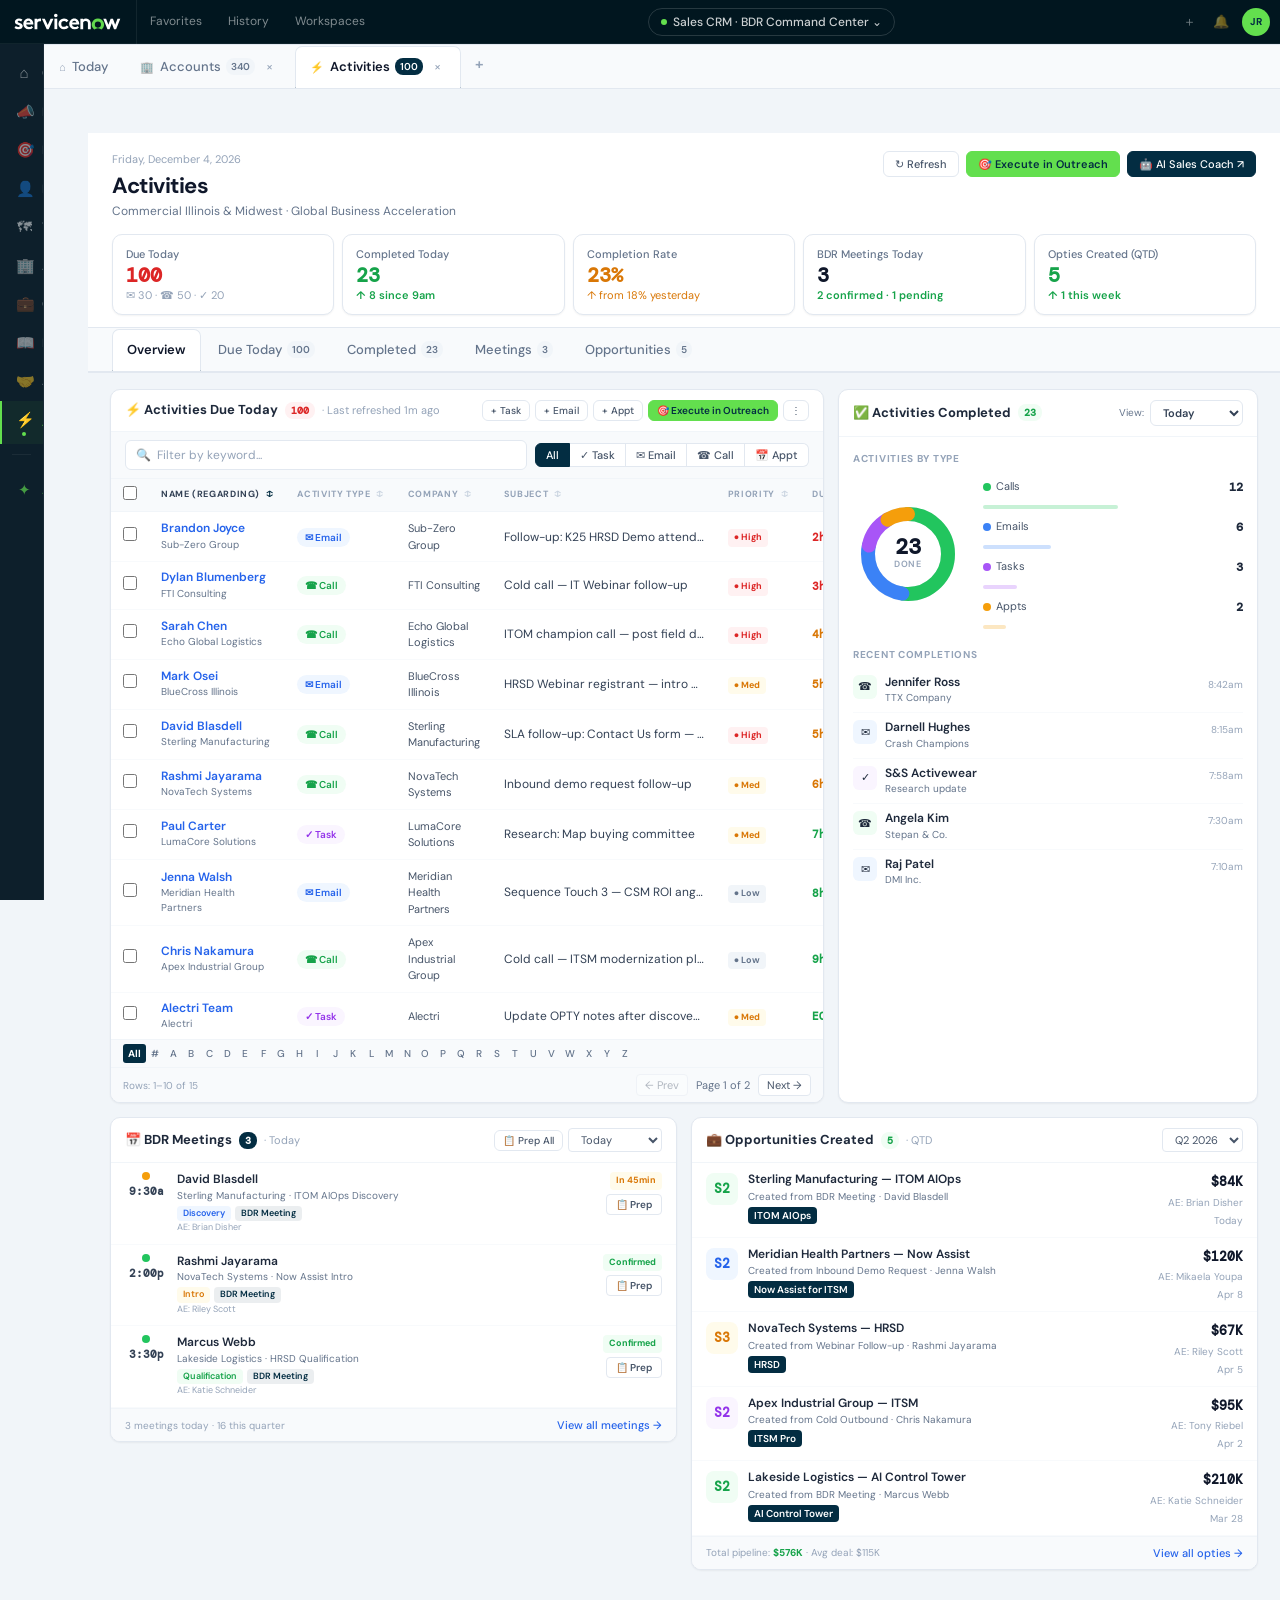
<file: activities.html>
<!DOCTYPE html>
<html lang="en">
<head>
  <link rel="stylesheet" href="nav.css">
<meta charset="UTF-8">
<meta name="viewport" content="width=device-width, initial-scale=1.0">
<title>Activities — ServiceNow BDR</title>
<link href="https://fonts.googleapis.com/css2?family=DM+Sans:opsz,wght@9..40,300;9..40,400;9..40,500;9..40,600;9..40,700&family=DM+Mono:wght@400;500&display=swap" rel="stylesheet">
<style>
*,*::before,*::after{margin:0;padding:0;box-sizing:border-box;}
html,body{height:100%;}
:root{
  --ink:#032D42;--ink-nav:#01161f;--ink-mid:#043d5a;
  --wasabi:#63DF4E;--wdk:#4ab83a;
  --white:#fff;--bg:#f1f5f9;
  --s50:#f8fafc;--s100:#f1f5f9;--s200:#e2e8f0;--s300:#cbd5e1;
  --s400:#94a3b8;--s500:#64748b;--s600:#475569;--s700:#334155;
  --s800:#1e293b;--s900:#0f172a;
  --b50:#eff6ff;--b100:#dbeafe;--b500:#3b82f6;--b600:#2563eb;
  --g50:#f0fdf4;--g100:#dcfce7;--g500:#22c55e;--g600:#16a34a;
  --a50:#fffbeb;--a100:#fef3c7;--a500:#f59e0b;--a600:#d97706;
  --r50:#fff1f2;--r100:#ffe4e6;--r500:#ef4444;--r600:#dc2626;
  --p50:#faf5ff;--p500:#a855f7;--p600:#9333ea;
  --sh-xs:0 1px 2px rgba(0,0,0,.05);
  --sh-sm:0 1px 3px rgba(0,0,0,.10),0 1px 2px rgba(0,0,0,.06);
}
body{font-family:'DM Sans',sans-serif;background:var(--bg);color:var(--s800);font-size:13px;line-height:1.5;}
a{text-decoration:none;color:inherit;}
button{font-family:inherit;}
::-webkit-scrollbar{width:4px;height:4px;}
::-webkit-scrollbar-thumb{background:var(--s300);border-radius:2px;}

/* NAV */
.gnav{height:44px;background:var(--ink-nav);display:flex;align-items:center;position:fixed;top:0;left:0;right:0;z-index:300;border-bottom:1px solid rgba(255,255,255,.06);}
.gnav-logo{display:flex;align-items:center;padding:0 14px;height:44px;border-right:1px solid rgba(255,255,255,.07);flex-shrink:0;}
.gnav-tabs{display:flex;align-items:center;}
.gnav-tab{display:flex;align-items:center;height:44px;padding:0 13px;font-size:12px;color:rgba(255,255,255,.5);cursor:pointer;border-bottom:2px solid transparent;white-space:nowrap;}
.gnav-tab:hover{color:rgba(255,255,255,.8);background:rgba(255,255,255,.04);}
.gnav-pill-wrap{flex:1;display:flex;justify-content:center;}
.gnav-pill{display:inline-flex;align-items:center;gap:6px;font-size:12px;font-weight:500;padding:4px 12px;border-radius:20px;border:1px solid rgba(255,255,255,.15);color:rgba(255,255,255,.8);cursor:pointer;}
.gnav-pill-dot{width:6px;height:6px;border-radius:50%;background:var(--wasabi);}
.gnav-r{display:flex;align-items:center;gap:2px;padding:0 10px;}
.gnav-btn{width:30px;height:30px;display:flex;align-items:center;justify-content:center;border-radius:4px;color:rgba(255,255,255,.45);cursor:pointer;font-size:13px;border:none;background:transparent;}
.gnav-btn:hover{background:rgba(255,255,255,.07);color:rgba(255,255,255,.8);}
.gnav-av{width:28px;height:28px;background:var(--wasabi);border-radius:50%;display:flex;align-items:center;justify-content:center;font-size:10px;font-weight:700;color:var(--ink);cursor:pointer;margin-left:4px;}

/* SIDEBAR */
.sbar{position:fixed;top:44px;left:0;bottom:0;width:44px;background:#0d1f2b;border-right:1px solid rgba(255,255,255,.05);z-index:200;display:flex;flex-direction:column;overflow:hidden;transition:width .22s cubic-bezier(.4,0,.2,1);}
.sbar:hover{width:180px;box-shadow:4px 0 20px rgba(0,0,0,.25);}
.sbar::-webkit-scrollbar{width:0;}
.sbar-sec{padding:10px 0 4px;}
.sbar-lbl{font-size:9px;font-weight:700;letter-spacing:.10em;text-transform:uppercase;color:rgba(255,255,255,.20);padding:0 14px;margin-bottom:2px;display:block;white-space:nowrap;opacity:0;transition:opacity .15s .05s;}
.sbar:hover .sbar-lbl{opacity:1;}
.sbar-item{display:flex;align-items:center;gap:10px;padding:8px 14px;font-size:12px;color:rgba(255,255,255,.50);border-left:2px solid transparent;transition:background .12s,color .12s;text-decoration:none;white-space:nowrap;}
.sbar-item:hover{background:rgba(255,255,255,.05);color:rgba(255,255,255,.85);}
.sbar-item.on{color:var(--wasabi);border-left-color:var(--wasabi);background:rgba(99,223,78,.06);font-weight:500;}
.sbar-ic{width:16px;min-width:16px;text-align:center;font-size:15px;flex-shrink:0;}
.sb{margin-left:auto;font-size:9px;font-weight:600;padding:1px 5px;border-radius:8px;background:rgba(255,255,255,.08);color:rgba(255,255,255,.40);opacity:0;transition:opacity .1s;flex-shrink:0;}
.sbar:hover .sb{opacity:1;}
.sb.r{background:rgba(239,68,68,.20);color:#fca5a5;}
.sbar-item.on .sbar-ic::after{content:'';display:block;width:4px;height:4px;border-radius:50%;background:var(--wasabi);margin:1px auto 0;}
.sbar:hover .sbar-item.on .sbar-ic::after{display:none;}
.sbar-footer{padding:8px 14px 10px;font-size:9px;color:rgba(255,255,255,.14);margin-top:auto;white-space:nowrap;opacity:0;transition:opacity .15s;}
.sbar:hover .sbar-footer{opacity:1;}

/* LAYOUT */
.main{margin-top:44px;margin-left:44px;min-height:calc(100vh - 44px);}
.page-hdr{background:var(--white);border-bottom:1px solid var(--s200);padding:18px 24px 0;position:sticky;top:44px;z-index:100;}
.phdr-top{display:flex;align-items:flex-start;justify-content:space-between;margin-bottom:14px;}
.phdr-date{font-size:11px;color:var(--s400);margin-bottom:2px;}
.phdr-name{font-size:22px;font-weight:700;color:var(--s900);letter-spacing:-.02em;}
.phdr-sub{font-size:12px;color:var(--s500);}
.phdr-acts{display:flex;align-items:center;gap:7px;flex-shrink:0;}

/* STAT ROW */
.stat-row{display:flex;gap:8px;margin-bottom:12px;}
.stat-card{flex:1;background:var(--white);border:1px solid var(--s200);border-radius:10px;padding:11px 13px;cursor:pointer;transition:.12s;box-shadow:var(--sh-xs);text-decoration:none;display:block;color:inherit;}
.stat-card:hover{box-shadow:var(--sh-sm);border-color:var(--s300);}
.stat-lbl{font-size:11px;color:var(--s500);margin-bottom:2px;font-weight:500;}
.stat-val{font-size:20px;font-weight:700;color:var(--s900);line-height:1;margin-bottom:2px;font-family:'DM Mono',monospace;}
.stat-val.green{color:var(--g600);}
.stat-val.amber{color:var(--a600);}
.stat-val.red{color:var(--r600);}
.stat-d{font-size:11px;color:var(--s400);}
.du{color:var(--g600);font-weight:600;}

/* PAGE TABS */
.ptabs{display:flex;align-items:center;border-top:1px solid var(--s200);margin:0 -24px;padding:0 24px;overflow-x:auto;}
.ptabs::-webkit-scrollbar{height:0;}
.ptab{display:flex;align-items:center;gap:5px;padding:10px 14px;font-size:13px;font-weight:500;color:var(--s500);border-bottom:2px solid transparent;white-space:nowrap;transition:.1s;text-decoration:none;cursor:pointer;}
.ptab:hover{color:var(--s700);}
.ptab.on{color:var(--s900);border-bottom-color:var(--ink);font-weight:600;}
.ptab-ct{font-size:10px;font-weight:600;padding:1px 5px;border-radius:8px;background:var(--s100);color:var(--s500);}
.ptab.on .ptab-ct{background:var(--ink);color:var(--white);}

/* PAGE BODY */
.page-body{padding:16px 22px 48px;display:flex;flex-direction:column;gap:14px;}

/* BUTTONS */
.btn{display:inline-flex;align-items:center;gap:5px;font-family:inherit;font-size:12px;font-weight:500;padding:6px 13px;border-radius:6px;cursor:pointer;border:1px solid;transition:.12s;white-space:nowrap;text-decoration:none;}
.btn-g{background:transparent;color:var(--s600);border-color:var(--s200);}
.btn-g:hover{background:var(--s50);border-color:var(--s300);}
.btn-p{background:var(--ink);color:var(--white);border-color:var(--ink);}
.btn-p:hover{background:var(--ink-mid);}
.btn-w{background:var(--wasabi);color:var(--ink);border-color:var(--wasabi);font-weight:600;}
.btn-w:hover{background:var(--wdk);}
.btn-sm{font-size:11px;padding:5px 11px;}
.btn-xs{font-size:10px;padding:3px 8px;}

/* ── PANEL CARD ─────────────────────────────────────────────────── */
.panel{background:var(--white);border:1px solid var(--s200);border-radius:10px;overflow:hidden;box-shadow:var(--sh-xs);display:flex;flex-direction:column;}
.panel-hdr{display:flex;align-items:center;justify-content:space-between;padding:10px 14px;border-bottom:1px solid var(--s100);flex-shrink:0;}
.panel-title{display:flex;align-items:center;gap:7px;font-size:13px;font-weight:700;color:var(--s800);}
.panel-title-meta{font-size:11px;font-weight:400;color:var(--s400);}
.panel-acts{display:flex;align-items:center;gap:5px;}

/* ── TOP SPLIT ROW ──────────────────────────────────────────────── */
.split-row{display:grid;grid-template-columns:1fr 420px;gap:14px;align-items:stretch;}
.split-row .panel{height:100%;display:flex;flex-direction:column;}
.split-row .panel .comp-body{flex:1;overflow-y:auto;}

/* ── ACTIVITIES DUE TABLE ────────────────────────────────────────── */
.act-toolbar{display:flex;align-items:center;gap:8px;padding:8px 14px;border-bottom:1px solid var(--s100);background:var(--s50);}
.act-search{flex:1;display:flex;align-items:center;gap:6px;background:var(--white);border:1px solid var(--s200);border-radius:6px;padding:5px 10px;}
.act-search input{border:none;outline:none;font-family:inherit;font-size:12px;color:var(--s800);width:100%;background:transparent;}
.act-search input::placeholder{color:var(--s400);}
.act-type-tabs{display:flex;align-items:center;gap:0;}
.att{display:inline-flex;align-items:center;gap:4px;font-family:inherit;font-size:11px;font-weight:500;padding:4px 10px;border:1px solid var(--s200);background:var(--white);color:var(--s600);cursor:pointer;transition:.1s;}
.att:first-child{border-radius:6px 0 0 6px;}
.att:last-child{border-radius:0 6px 6px 0;}
.att:not(:first-child){border-left:none;}
.att:hover{background:var(--s50);}
.att.on{background:var(--ink);color:var(--white);border-color:var(--ink);}

/* table */
.act-tbl-wrap{overflow-x:auto;flex:1;}
.act-tbl{width:100%;border-collapse:collapse;min-width:600px;}
.act-tbl th{font-size:9px;font-weight:700;letter-spacing:.07em;text-transform:uppercase;color:var(--s400);padding:7px 12px;text-align:left;border-bottom:1px solid var(--s100);background:var(--s50);white-space:nowrap;cursor:pointer;user-select:none;}
.act-tbl th:hover{color:var(--s600);}
.act-tbl th .sort-icon{color:var(--s300);margin-left:3px;font-size:9px;}
.act-tbl th.sorted{color:var(--s700);}
.act-tbl th.sorted .sort-icon{color:var(--ink);}
.act-tbl td{padding:8px 12px;border-bottom:1px solid var(--s50);vertical-align:middle;}
.act-tbl tr:last-child td{border-bottom:none;}
.act-tbl tr:hover td{background:var(--s50);}
/* row checkbox */
.act-tbl td.chk{width:28px;padding-right:0;}
.row-cb{width:14px;height:14px;accent-color:var(--ink);cursor:pointer;}
/* name cell */
.act-name{font-size:12px;font-weight:600;color:var(--b600);cursor:pointer;display:block;line-height:1.3;}
.act-name:hover{text-decoration:underline;}
.act-co{font-size:10px;color:var(--s500);}
/* type badge */
.act-type{display:inline-flex;align-items:center;gap:4px;font-size:10px;font-weight:600;padding:2px 8px;border-radius:20px;}
.act-type.email{background:var(--b50);color:var(--b600);}
.act-type.call{background:var(--g50);color:var(--g600);}
.act-type.task{background:var(--p50);color:var(--p600);}
.act-type.appt{background:var(--a50);color:var(--a600);}
/* priority */
.act-pri{display:inline-flex;align-items:center;gap:3px;font-size:9px;font-weight:700;padding:2px 6px;border-radius:4px;}
.act-pri.high{background:var(--r50);color:var(--r600);}
.act-pri.med{background:var(--a50);color:var(--a600);}
.act-pri.low{background:var(--s100);color:var(--s500);}
/* subject */
.act-subj{font-size:12px;color:var(--s700);max-width:200px;white-space:nowrap;overflow:hidden;text-overflow:ellipsis;}
/* due time */
.act-due{font-size:11px;font-weight:600;font-family:'DM Mono',monospace;white-space:nowrap;}
.act-due.crit{color:var(--r600);}
.act-due.warn{color:var(--a600);}
.act-due.ok{color:var(--g600);}
/* action btn */
.row-btn{font-family:inherit;font-size:10px;font-weight:600;padding:3px 9px;border-radius:4px;cursor:pointer;border:1px solid var(--s200);background:var(--white);color:var(--s600);transition:.1s;white-space:nowrap;}
.row-btn:hover{background:var(--ink);color:var(--white);border-color:var(--ink);}

/* AE avatar */
.ae-av{display:inline-flex;align-items:center;justify-content:center;width:22px;height:22px;border-radius:50%;font-size:8px;font-weight:700;color:#fff;}

/* alpha bar */
.alpha-bar{display:flex;align-items:center;gap:0;padding:4px 12px;border-top:1px solid var(--s100);background:var(--s50);flex-wrap:wrap;}
.alpha-btn{font-family:inherit;font-size:10px;font-weight:500;padding:3px 5px;border:none;background:transparent;color:var(--s500);cursor:pointer;border-radius:3px;transition:.1s;min-width:18px;text-align:center;}
.alpha-btn:hover{background:var(--s200);color:var(--s800);}
.alpha-btn.on{background:var(--ink);color:var(--white);font-weight:700;}

/* tbl footer */
.tbl-footer{display:flex;align-items:center;justify-content:space-between;padding:6px 12px;border-top:1px solid var(--s100);background:var(--s50);}
.tbl-footer-l{font-size:10px;color:var(--s400);}
.tbl-pager{display:flex;align-items:center;gap:4px;}
.pg-btn{font-family:inherit;font-size:11px;padding:3px 8px;border:1px solid var(--s200);border-radius:4px;background:var(--white);color:var(--s600);cursor:pointer;display:inline-flex;align-items:center;gap:3px;}
.pg-btn:hover{background:var(--s50);}
.pg-btn:disabled{opacity:.4;cursor:default;}
.pg-info{font-size:11px;color:var(--s500);padding:0 4px;}

/* ── COMPLETED PANEL ──────────────────────────────────────────────── */
.comp-body{padding:14px;display:flex;flex-direction:column;gap:12px;}
.comp-toggle{display:flex;align-items:center;gap:6px;font-size:11px;color:var(--s500);}
.comp-toggle select{font-family:inherit;font-size:11px;padding:4px 8px;border:1px solid var(--s200);border-radius:6px;background:var(--white);color:var(--s700);cursor:pointer;font-weight:600;}
/* donut chart area */
.donut-wrap{display:flex;align-items:center;gap:20px;padding:4px 0;}
.donut-svg-wrap{position:relative;width:110px;height:110px;flex-shrink:0;}
.donut-center{position:absolute;inset:0;display:flex;flex-direction:column;align-items:center;justify-content:center;text-align:center;}
.donut-total{font-size:22px;font-weight:700;font-family:'DM Mono',monospace;color:var(--s900);line-height:1;}
.donut-label{font-size:9px;color:var(--s400);font-weight:600;text-transform:uppercase;letter-spacing:.06em;}
.donut-legend{flex:1;display:flex;flex-direction:column;gap:7px;}
.dl-item{display:flex;align-items:center;justify-content:space-between;gap:8px;}
.dl-dot{width:8px;height:8px;border-radius:50%;flex-shrink:0;}
.dl-label{font-size:11px;color:var(--s600);flex:1;}
.dl-val{font-size:12px;font-weight:700;font-family:'DM Mono',monospace;color:var(--s800);}
.dl-bar{height:4px;border-radius:2px;margin-top:2px;}
/* completed list */
.comp-list{display:flex;flex-direction:column;gap:0;}
.comp-item{display:flex;align-items:flex-start;justify-content:space-between;gap:8px;padding:7px 0;border-bottom:1px solid var(--s50);}
.comp-item:last-child{border-bottom:none;}
.comp-ic{width:24px;height:24px;border-radius:6px;display:flex;align-items:center;justify-content:center;font-size:11px;flex-shrink:0;}
.comp-ic.email{background:var(--b50);}
.comp-ic.call{background:var(--g50);}
.comp-ic.task{background:var(--p50);}
.comp-ic.appt{background:var(--a50);}
.comp-bd{flex:1;}
.comp-name{font-size:12px;font-weight:600;color:var(--s800);line-height:1.3;}
.comp-co{font-size:10px;color:var(--s500);}
.comp-time{font-size:10px;color:var(--s400);white-space:nowrap;padding-top:2px;}

/* ── BOTTOM TWO-COLUMN ──────────────────────────────────────────── */
.bottom-row{display:grid;grid-template-columns:1fr 1fr;gap:14px;align-items:start;}

/* ── MEETINGS TABLE ────────────────────────────────────────────── */
.mtg-item{display:flex;align-items:flex-start;gap:10px;padding:9px 14px;border-bottom:1px solid var(--s50);cursor:pointer;transition:.1s;}
.mtg-item:hover{background:var(--s50);}
.mtg-item:last-child{border-bottom:none;}
.mtg-time-col{display:flex;flex-direction:column;align-items:center;min-width:42px;flex-shrink:0;}
.mtg-dot{width:8px;height:8px;border-radius:50%;margin-bottom:3px;flex-shrink:0;}
.mtg-dot.conf{background:var(--g500);}
.mtg-dot.soon{background:var(--a500);}
.mtg-dot.past{background:var(--s300);}
.mtg-t{font-size:11px;font-weight:700;font-family:'DM Mono',monospace;color:var(--s700);white-space:nowrap;}
.mtg-bd{flex:1;}
.mtg-name{font-size:12px;font-weight:600;color:var(--s800);line-height:1.3;}
.mtg-co{font-size:10px;color:var(--s500);}
.mtg-tags{display:flex;align-items:center;gap:4px;margin-top:3px;flex-wrap:wrap;}
.mtg-tag{font-size:9px;font-weight:600;padding:1px 6px;border-radius:4px;}
.mtg-tag.disc{background:var(--b50);color:var(--b600);}
.mtg-tag.qual{background:var(--g50);color:var(--g600);}
.mtg-tag.demo{background:var(--p50);color:var(--p600);}
.mtg-tag.intro{background:var(--a50);color:var(--a600);}
.mtg-tag.bdr{background:rgba(3,45,66,.08);color:var(--ink);}
.mtg-ae{font-size:9px;color:var(--s400);}
.mtg-r{display:flex;flex-direction:column;align-items:flex-end;gap:4px;flex-shrink:0;}
.mtg-status{font-size:9px;font-weight:700;padding:2px 6px;border-radius:4px;}
.mtg-status.conf{background:var(--g50);color:var(--g600);}
.mtg-status.soon{background:var(--a50);color:var(--a600);}
.mtg-status.done{background:var(--s100);color:var(--s500);}

/* ── OPPORTUNITIES CREATED ───────────────────────────────────────── */
.opty-item{display:flex;align-items:flex-start;gap:10px;padding:9px 14px;border-bottom:1px solid var(--s50);cursor:pointer;transition:.1s;}
.opty-item:hover{background:var(--s50);}
.opty-item:last-child{border-bottom:none;}
.opty-stage{width:32px;height:32px;border-radius:8px;display:flex;align-items:center;justify-content:center;font-size:13px;font-weight:700;font-family:'DM Mono',monospace;flex-shrink:0;margin-top:1px;}
.opty-bd{flex:1;}
.opty-name{font-size:12px;font-weight:600;color:var(--s800);line-height:1.3;}
.opty-co{font-size:10px;color:var(--s500);margin-top:1px;}
.opty-prod{font-size:10px;font-weight:600;padding:1px 6px;border-radius:4px;background:var(--ink);color:var(--white);display:inline-block;margin-top:3px;}
.opty-r{display:flex;flex-direction:column;align-items:flex-end;gap:3px;flex-shrink:0;}
.opty-amt{font-size:13px;font-weight:700;font-family:'DM Mono',monospace;color:var(--s900);}
.opty-ae{font-size:10px;color:var(--s400);}
.opty-when{font-size:10px;color:var(--s400);}

/* ── AI PREP MODAL ───────────────────────────────────────────────── */
#prepModalBg{display:none;position:fixed;inset:0;background:rgba(0,0,0,.5);z-index:9999;align-items:center;justify-content:center;backdrop-filter:blur(4px);}
.prep-modal{background:var(--white);border-radius:14px;width:min(680px,95vw);height:88vh;display:flex;flex-direction:column;box-shadow:0 24px 64px rgba(0,0,0,.3);}
.prep-modal-hdr{padding:16px 20px;border-bottom:1px solid var(--s200);display:flex;align-items:flex-start;justify-content:space-between;flex-shrink:0;background:var(--ink);border-radius:14px 14px 0 0;}
.prep-modal-hdr-l{display:flex;flex-direction:column;gap:3px;}
.prep-badge{display:inline-flex;align-items:center;gap:5px;font-size:9px;font-weight:700;letter-spacing:.07em;text-transform:uppercase;padding:2px 8px;border-radius:10px;background:rgba(99,223,78,.18);color:var(--wasabi);margin-bottom:4px;}
.prep-modal-name{font-size:18px;font-weight:700;color:var(--white);line-height:1.2;}
.prep-modal-sub{font-size:11px;color:rgba(255,255,255,.55);}
.prep-close{width:30px;height:30px;border-radius:50%;background:rgba(255,255,255,.1);border:none;color:rgba(255,255,255,.7);cursor:pointer;font-size:16px;display:flex;align-items:center;justify-content:center;flex-shrink:0;transition:.1s;}
.prep-close:hover{background:rgba(255,255,255,.2);color:var(--white);}
.prep-modal-body{flex:1;overflow-y:auto;min-height:0;padding:18px 20px;}
/* section blocks */
.prep-sec{background:var(--s50);border:1px solid var(--s200);border-radius:10px;overflow:hidden;margin-bottom:14px;}
.prep-sec-hdr{display:flex;align-items:center;gap:7px;padding:9px 13px;border-bottom:1px solid var(--s200);background:var(--white);}
.prep-sec-icon{font-size:14px;}
.prep-sec-title{font-size:11px;font-weight:700;color:var(--s700);text-transform:uppercase;letter-spacing:.06em;}
.prep-sec-body{padding:12px 13px;font-size:12px;color:var(--s700);line-height:1.7;}
.prep-sec-body strong{color:var(--s900);}
.prep-sec-body ul{padding-left:16px;display:flex;flex-direction:column;gap:5px;}
.prep-sec-body li{color:var(--s600);line-height:1.55;}
/* SPICED table */
.spiced-row{display:grid;grid-template-columns:90px 1fr;gap:0;border-bottom:1px solid var(--s200);}
.spiced-row:last-child{border-bottom:none;}
.spiced-label{padding:9px 12px;font-size:10px;font-weight:700;color:var(--white);display:flex;align-items:flex-start;background:var(--ink);}
.spiced-val{padding:9px 12px;font-size:12px;color:var(--s700);line-height:1.55;}
/* loading */
.prep-loading{display:flex;flex-direction:column;align-items:center;justify-content:center;gap:12px;padding:48px 20px;}
.prep-spinner{width:32px;height:32px;border:3px solid var(--s200);border-top-color:var(--ink);border-radius:50%;animation:spin .8s linear infinite;}
@keyframes spin{to{transform:rotate(360deg);}}
.prep-loading-txt{font-size:12px;color:var(--s500);font-weight:500;}
.prep-loading-sub{font-size:11px;color:var(--s400);text-align:center;}
/* modal footer */
.prep-modal-ftr{padding:12px 20px;border-top:1px solid var(--s200);display:flex;align-items:center;justify-content:space-between;flex-shrink:0;background:var(--s50);border-radius:0 0 14px 14px;}
.prep-ftr-note{font-size:10px;color:var(--s400);display:flex;align-items:center;gap:4px;}
.prep-pulse{width:6px;height:6px;background:var(--wasabi);border-radius:50%;animation:pulse 2s infinite;flex-shrink:0;}
@keyframes pulse{0%,100%{opacity:1;transform:scale(1);}50%{opacity:.4;transform:scale(.7);}}
/* FADE */
.fu{opacity:0;transform:translateY(6px);transition:opacity .35s ease,transform .35s ease;}
</style>
</head>
<body>
<div class="app-shell">

<!-- MAIN -->
<div class="main">
  <div class="page-hdr">
    <div class="phdr-top">
      <div>
        <div class="phdr-date" id="todayDate"></div>
        <div class="phdr-name">Activities</div>
        <div class="phdr-sub">Commercial Illinois &amp; Midwest · Global Business Acceleration</div>
      </div>
      <div class="phdr-acts">
        <button class="btn btn-g btn-sm">↻ Refresh</button>
        <button class="btn btn-w btn-sm">🎯 Execute in Outreach</button>
        <button class="btn btn-p btn-sm">🤖 AI Sales Coach ↗</button>
      </div>
    </div>

    <!-- STAT CARDS -->
    <div class="stat-row">
      <div class="stat-card">
        <div class="stat-lbl">Due Today</div>
        <div class="stat-val red">100</div>
        <div class="stat-d">✉ 30 · ☎ 50 · ✓ 20</div>
      </div>
      <div class="stat-card">
        <div class="stat-lbl">Completed Today</div>
        <div class="stat-val green">23</div>
        <div class="stat-d"><span class="du">↑ 8 since 9am</span></div>
      </div>
      <div class="stat-card">
        <div class="stat-lbl">Completion Rate</div>
        <div class="stat-val amber">23%</div>
        <div class="stat-d" style="color:var(--a600)">↑ from 18% yesterday</div>
      </div>
      <div class="stat-card">
        <div class="stat-lbl">BDR Meetings Today</div>
        <div class="stat-val">3</div>
        <div class="stat-d"><span class="du">2 confirmed · 1 pending</span></div>
      </div>
      <div class="stat-card">
        <div class="stat-lbl">Opties Created (QTD)</div>
        <div class="stat-val green">5</div>
        <div class="stat-d"><span class="du">↑ 1 this week</span></div>
      </div>
    </div>

    <!-- PAGE TABS -->
    <div class="ptabs">
      <a href="activities.html" class="ptab on">Overview</a>
      <a href="#" class="ptab">Due Today <span class="ptab-ct">100</span></a>
      <a href="#" class="ptab">Completed <span class="ptab-ct">23</span></a>
      <a href="#" class="ptab">Meetings <span class="ptab-ct">3</span></a>
      <a href="#" class="ptab">Opportunities <span class="ptab-ct">5</span></a>
    </div>
  </div>

  <div class="page-body">

    <!-- TOP SPLIT: Due Today + Completed -->
    <div class="split-row fu">

      <!-- LEFT: Activities Due Today -->
      <div class="panel">
        <div class="panel-hdr">
          <div class="panel-title">
            ⚡ Activities Due Today
            <span style="font-size:10px;font-weight:600;padding:1px 6px;border-radius:8px;background:var(--r50);color:var(--r600);font-family:'DM Mono',monospace;">100</span>
            <span class="panel-title-meta">· Last refreshed 1m ago</span>
          </div>
          <div class="panel-acts">
            <button class="btn btn-g btn-xs">+ Task</button>
            <button class="btn btn-g btn-xs">+ Email</button>
            <button class="btn btn-g btn-xs">+ Appt</button>
            <button class="btn btn-w btn-xs">🎯 Execute in Outreach</button>
            <button class="btn btn-g btn-xs" style="padding:3px 7px">⋮</button>
          </div>
        </div>

        <!-- toolbar -->
        <div class="act-toolbar">
          <div class="act-search">
            <span style="color:var(--s400);font-size:12px">🔍</span>
            <input type="text" id="actSearch" placeholder="Filter by keyword..." oninput="filterActivities()">
          </div>
          <div class="act-type-tabs">
            <button class="att on" onclick="setTypeFilter(this,'all')">All</button>
            <button class="att" onclick="setTypeFilter(this,'task')">✓ Task</button>
            <button class="att" onclick="setTypeFilter(this,'email')">✉ Email</button>
            <button class="att" onclick="setTypeFilter(this,'call')">☎ Call</button>
            <button class="att" onclick="setTypeFilter(this,'appt')">📅 Appt</button>
          </div>
        </div>

        <!-- table -->
        <div class="act-tbl-wrap">
          <table class="act-tbl">
            <thead>
              <tr>
                <th class="chk"><input type="checkbox" class="row-cb" id="selectAll" onchange="toggleAll(this)"></th>
                <th onclick="sortTable('name')" class="sorted">Name (Regarding) <span class="sort-icon">↕</span></th>
                <th onclick="sortTable('type')">Activity Type <span class="sort-icon">↕</span></th>
                <th onclick="sortTable('company')">Company <span class="sort-icon">↕</span></th>
                <th onclick="sortTable('subject')">Subject <span class="sort-icon">↕</span></th>
                <th onclick="sortTable('pri')">Priority <span class="sort-icon">↕</span></th>
                <th onclick="sortTable('due')">Due <span class="sort-icon">↑</span></th>
                <th>AE</th>
                <th></th>
              </tr>
            </thead>
            <tbody id="actTbody"></tbody>
          </table>
        </div>

        <!-- alpha bar -->
        <div class="alpha-bar" id="alphaBar">
          <!-- populated by JS -->
        </div>

        <!-- footer -->
        <div class="tbl-footer">
          <span class="tbl-footer-l" id="tblCount">Rows: 0–0 of 0</span>
          <div class="tbl-pager">
            <button class="pg-btn" id="pgPrev" onclick="changePage(-1)" disabled>← Prev</button>
            <span class="pg-info" id="pgInfo">Page 1</span>
            <button class="pg-btn" id="pgNext" onclick="changePage(1)">Next →</button>
          </div>
        </div>
      </div>

      <!-- RIGHT: Activities Completed -->
      <div class="panel">
        <div class="panel-hdr">
          <div class="panel-title">
            ✅ Activities Completed
            <span style="font-size:10px;font-weight:600;padding:1px 6px;border-radius:8px;background:var(--g50);color:var(--g600);font-family:'DM Mono',monospace;" id="compCount">23</span>
          </div>
          <div class="comp-toggle">
            <span style="font-size:10px;color:var(--s500)">View:</span>
            <select id="compWindow" onchange="renderCompleted()">
              <option value="today">Today</option>
              <option value="week">This Week</option>
            </select>
          </div>
        </div>

        <div class="comp-body">
          <!-- donut -->
          <div>
            <div style="font-size:10px;font-weight:700;text-transform:uppercase;letter-spacing:.07em;color:var(--s400);margin-bottom:8px">Activities by Type</div>
            <div class="donut-wrap">
              <div class="donut-svg-wrap">
                <svg width="110" height="110" viewBox="0 0 110 110" id="donutSvg">
                  <!-- segments rendered by JS -->
                </svg>
                <div class="donut-center">
                  <div class="donut-total" id="donutTotal">23</div>
                  <div class="donut-label">Done</div>
                </div>
              </div>
              <div class="donut-legend" id="donutLegend"></div>
            </div>
          </div>

          <!-- completed list -->
          <div>
            <div style="font-size:10px;font-weight:700;text-transform:uppercase;letter-spacing:.07em;color:var(--s400);margin-bottom:6px">Recent Completions</div>
            <div class="comp-list" id="compList"></div>
          </div>
        </div>
      </div>

    </div><!-- /split-row -->

    <!-- BOTTOM ROW: Meetings + Opportunities -->
    <div class="bottom-row fu">

      <!-- BDR MEETINGS -->
      <div class="panel">
        <div class="panel-hdr">
          <div class="panel-title">
            📅 BDR Meetings
            <span style="font-size:10px;font-weight:600;padding:1px 6px;border-radius:8px;background:var(--ink);color:var(--white);font-family:'DM Mono',monospace;">3</span>
            <span class="panel-title-meta">· Today</span>
          </div>
          <div class="panel-acts">
            <button class="btn btn-g btn-xs">📋 Prep All</button>
            <select style="font-family:inherit;font-size:11px;padding:3px 8px;border:1px solid var(--s200);border-radius:4px;background:var(--white);color:var(--s600);cursor:pointer">
              <option>Today</option>
              <option>This Week</option>
              <option>This Month</option>
            </select>
          </div>
        </div>

        <div class="mtg-item">
          <div class="mtg-time-col">
            <div class="mtg-dot soon"></div>
            <div class="mtg-t">9:30a</div>
          </div>
          <div class="mtg-bd">
            <div class="mtg-name">David Blasdell</div>
            <div class="mtg-co">Sterling Manufacturing · ITOM AIOps Discovery</div>
            <div class="mtg-tags">
              <span class="mtg-tag disc">Discovery</span>
              <span class="mtg-tag bdr">BDR Meeting</span>
            </div>
            <div class="mtg-ae">AE: Brian Disher</div>
          </div>
          <div class="mtg-r">
            <span class="mtg-status soon">In 45min</span>
            <button class="row-btn" onclick="openPrepModal()">📋 Prep</button>
          </div>
        </div>

        <div class="mtg-item">
          <div class="mtg-time-col">
            <div class="mtg-dot conf"></div>
            <div class="mtg-t">2:00p</div>
          </div>
          <div class="mtg-bd">
            <div class="mtg-name">Rashmi Jayarama</div>
            <div class="mtg-co">NovaTech Systems · Now Assist Intro</div>
            <div class="mtg-tags">
              <span class="mtg-tag intro">Intro</span>
              <span class="mtg-tag bdr">BDR Meeting</span>
            </div>
            <div class="mtg-ae">AE: Riley Scott</div>
          </div>
          <div class="mtg-r">
            <span class="mtg-status conf">Confirmed</span>
            <button class="row-btn">📋 Prep</button>
          </div>
        </div>

        <div class="mtg-item">
          <div class="mtg-time-col">
            <div class="mtg-dot conf"></div>
            <div class="mtg-t">3:30p</div>
          </div>
          <div class="mtg-bd">
            <div class="mtg-name">Marcus Webb</div>
            <div class="mtg-co">Lakeside Logistics · HRSD Qualification</div>
            <div class="mtg-tags">
              <span class="mtg-tag qual">Qualification</span>
              <span class="mtg-tag bdr">BDR Meeting</span>
            </div>
            <div class="mtg-ae">AE: Katie Schneider</div>
          </div>
          <div class="mtg-r">
            <span class="mtg-status conf">Confirmed</span>
            <button class="row-btn">📋 Prep</button>
          </div>
        </div>

        <div style="padding:8px 14px;border-top:1px solid var(--s100);background:var(--s50);display:flex;justify-content:space-between;align-items:center;">
          <span style="font-size:10px;color:var(--s400)">3 meetings today · 16 this quarter</span>
          <a href="opportunities.html" style="font-size:11px;color:var(--b600);font-weight:500">View all meetings →</a>
        </div>
      </div>

      <!-- OPPORTUNITIES CREATED -->
      <div class="panel">
        <div class="panel-hdr">
          <div class="panel-title">
            💼 Opportunities Created
            <span style="font-size:10px;font-weight:600;padding:1px 6px;border-radius:8px;background:var(--g50);color:var(--g600);font-family:'DM Mono',monospace;">5</span>
            <span class="panel-title-meta">· QTD</span>
          </div>
          <div class="panel-acts">
            <select style="font-family:inherit;font-size:11px;padding:3px 8px;border:1px solid var(--s200);border-radius:4px;background:var(--white);color:var(--s600);cursor:pointer">
              <option>Q2 2026</option>
              <option>Q1 2026</option>
              <option>All Time</option>
            </select>
          </div>
        </div>

        <div class="opty-item">
          <div class="opty-stage" style="background:var(--g50);color:var(--g600);">S2</div>
          <div class="opty-bd">
            <div class="opty-name">Sterling Manufacturing — ITOM AIOps</div>
            <div class="opty-co">Created from BDR Meeting · David Blasdell</div>
            <span class="opty-prod">ITOM AIOps</span>
          </div>
          <div class="opty-r">
            <div class="opty-amt">$84K</div>
            <div class="opty-ae">AE: Brian Disher</div>
            <div class="opty-when">Today</div>
          </div>
        </div>

        <div class="opty-item">
          <div class="opty-stage" style="background:var(--b50);color:var(--b600);">S2</div>
          <div class="opty-bd">
            <div class="opty-name">Meridian Health Partners — Now Assist</div>
            <div class="opty-co">Created from Inbound Demo Request · Jenna Walsh</div>
            <span class="opty-prod">Now Assist for ITSM</span>
          </div>
          <div class="opty-r">
            <div class="opty-amt">$120K</div>
            <div class="opty-ae">AE: Mikaela Youpa</div>
            <div class="opty-when">Apr 8</div>
          </div>
        </div>

        <div class="opty-item">
          <div class="opty-stage" style="background:var(--a50);color:var(--a600);">S3</div>
          <div class="opty-bd">
            <div class="opty-name">NovaTech Systems — HRSD</div>
            <div class="opty-co">Created from Webinar Follow-up · Rashmi Jayarama</div>
            <span class="opty-prod">HRSD</span>
          </div>
          <div class="opty-r">
            <div class="opty-amt">$67K</div>
            <div class="opty-ae">AE: Riley Scott</div>
            <div class="opty-when">Apr 5</div>
          </div>
        </div>

        <div class="opty-item">
          <div class="opty-stage" style="background:var(--p50);color:var(--p600);">S2</div>
          <div class="opty-bd">
            <div class="opty-name">Apex Industrial Group — ITSM</div>
            <div class="opty-co">Created from Cold Outbound · Chris Nakamura</div>
            <span class="opty-prod">ITSM Pro</span>
          </div>
          <div class="opty-r">
            <div class="opty-amt">$95K</div>
            <div class="opty-ae">AE: Tony Riebel</div>
            <div class="opty-when">Apr 2</div>
          </div>
        </div>

        <div class="opty-item">
          <div class="opty-stage" style="background:var(--g50);color:var(--g600);">S2</div>
          <div class="opty-bd">
            <div class="opty-name">Lakeside Logistics — AI Control Tower</div>
            <div class="opty-co">Created from BDR Meeting · Marcus Webb</div>
            <span class="opty-prod">AI Control Tower</span>
          </div>
          <div class="opty-r">
            <div class="opty-amt">$210K</div>
            <div class="opty-ae">AE: Katie Schneider</div>
            <div class="opty-when">Mar 28</div>
          </div>
        </div>

        <div style="padding:8px 14px;border-top:1px solid var(--s100);background:var(--s50);display:flex;justify-content:space-between;align-items:center;">
          <span style="font-size:10px;color:var(--s400)">Total pipeline: <strong style="color:var(--g600)">$576K</strong> · Avg deal: $115K</span>
          <a href="opportunities.html" style="font-size:11px;color:var(--b600);font-weight:500">View all opties →</a>
        </div>
      </div>

    </div><!-- /bottom-row -->

  </div><!-- /page-body -->
</div><!-- /main -->

<!-- ── AI PREP MODAL ─────────────────────────────────────────────── -->
<div id="prepModalBg" style="display:none;position:fixed;inset:0;background:rgba(0,0,0,.5);z-index:9999;align-items:center;justify-content:center;backdrop-filter:blur(4px);">
  <div class="prep-modal">
    <div class="prep-modal-hdr">
      <div class="prep-modal-hdr-l">
        <div class="prep-badge"><div class="prep-pulse"></div>✦ AI Generated · Now Assist</div>
        <div class="prep-modal-name">David Blasdell</div>
        <div class="prep-modal-sub">Sterling Manufacturing · ITOM AIOps Discovery · 9:30am · AE: Brian Disher</div>
      </div>
      <button class="prep-close" onclick="closePrepModal()">×</button>
    </div>
    <div class="prep-modal-body" id="prepModalBody">
      <div class="prep-loading">
        <div class="prep-spinner"></div>
        <div class="prep-loading-txt">Generating prep brief…</div>
        <div class="prep-loading-sub">Pulling account intel, CRM history, and SPICED discovery questions</div>
      </div>
    </div>
    <div class="prep-modal-ftr">
      <div class="prep-ftr-note"><div class="prep-pulse"></div>Generated by Now Assist · Always verify before the call</div>
      <div style="display:flex;gap:6px;">
        <button class="btn btn-g btn-xs" onclick="openPrepModal()">↻ Regenerate</button>
        <button class="btn btn-p btn-xs" onclick="copyBrief()">📋 Copy Brief</button>
      </div>
    </div>
  </div>
</div>

<script>
// ── DATE ──────────────────────────────────────────────────────────────
(function(){
  var d=new Date(),days=['Sunday','Monday','Tuesday','Wednesday','Thursday','Friday','Saturday'],
  months=['January','February','March','April','May','June','July','August','September','October','November','December'],
  el=document.getElementById('todayDate');
  if(el)el.textContent=days[d.getDay()]+', '+months[d.getMonth()]+' '+d.getDate()+', '+d.getFullYear();
})();

// ── FADE IN ────────────────────────────────────────────────────────────
setTimeout(function(){
  document.querySelectorAll('.fu').forEach(function(el,i){
    setTimeout(function(){el.style.opacity='1';el.style.transform='translateY(0)';},i*100);
  });
},60);

// ── AI PREP MODAL ──────────────────────────────────────────────────────
function openPrepModal(){
  var bg = document.getElementById('prepModalBg');
  var body = document.getElementById('prepModalBody');
  bg.style.display = 'flex';
  body.innerHTML = '<div class="prep-loading"><div class="prep-spinner"></div><div class="prep-loading-txt">Generating prep brief…</div><div class="prep-loading-sub">Pulling account intel, CRM history, and SPICED discovery questions</div></div>';
  setTimeout(function(){ renderPrepFallback(); }, 2200);
}
function closePrepModal(){
  document.getElementById('prepModalBg').style.display = 'none';
}
document.getElementById('prepModalBg').addEventListener('click', function(e){ if(e.target===this) closePrepModal(); });
document.addEventListener('keydown', function(e){ if(e.key==='Escape') closePrepModal(); });

async function callPrepAI(){
  const prompt = `You are an AI sales assistant for a ServiceNow BDR. Generate a structured pre-call prep brief for the following meeting. Return ONLY valid JSON, no markdown, no code fences.

Meeting details:
- Lead Name: David Blasdell
- Title: Director of IT Operations
- Company: Sterling Manufacturing
- Industry: Manufacturing / Industrial
- Meeting Type: ITOM AIOps Discovery Call
- AE: Brian Disher
- BDR: Jacob Rubis (supporting)
- Meeting time: 9:30am today

Return this exact JSON structure:
{
  "focus": "one sentence discovery call focus",
  "about_company": "2-3 sentences about Sterling Manufacturing as a mid-market manufacturing company, their IT environment, and operational challenges relevant to ITOM AIOps",
  "servicenow_relationship": "Customer since [year]. Currently owns [products]. Expansion opportunity: ITOM AIOps.",
  "opty_history": "Brief fictional but realistic CRM history — 1-2 prior touchpoints or a prior opty that stalled, what happened, and why now is different",
  "what_he_cares_about": "3-4 bullet points as an array of strings — what a Director of IT Ops in manufacturing cares about: uptime, incident reduction, tool consolidation, cost, compliance. Use industry-appropriate language.",
  "spiced": {
    "situation": "2 discovery questions to understand current state — how they manage IT ops today, tool stack, team size, incident volume",
    "problem": "2 questions to surface the core pain — alert noise, manual triage, lack of correlation, visibility gaps",
    "implication": "2 questions that quantify impact — downtime costs, engineer hours lost, risk to manufacturing output",
    "critical_event": "2 questions to find urgency — upcoming audits, recent outages, leadership mandates, headcount pressure",
    "decision": "2 questions about process — who else is involved, how they evaluate tools, what a timeline looks like"
  }
}`;

  const response = await fetch('https://api.anthropic.com/v1/messages', {
    method: 'POST',
    headers: { 'Content-Type': 'application/json' },
    body: JSON.stringify({
      model: 'claude-sonnet-4-20250514',
      max_tokens: 1000,
      messages: [{ role: 'user', content: prompt }]
    })
  });
  const data = await response.json();
  const text = data.content.map(function(b){ return b.text||''; }).join('');
  const clean = text.replace(/```json|```/g,'').trim();
  return JSON.parse(clean);
}

function spicedQ(text){
  // Split on double newline or numbered questions, wrap each in a styled question block
  var qs = text.split(/\n\n|\r\n\r\n/).map(function(q){ return q.trim(); }).filter(Boolean);
  if(qs.length <= 1) return '<div style="line-height:1.65">'+text+'</div>';
  return qs.map(function(q,i){
    return '<div style="display:flex;gap:8px;margin-bottom:'+(i<qs.length-1?'10px':'0')+'">'
      +'<span style="flex-shrink:0;width:18px;height:18px;border-radius:50%;background:rgba(99,223,78,.15);color:var(--wdk);font-size:10px;font-weight:700;display:inline-flex;align-items:center;justify-content:center;margin-top:1px">'+(i+1)+'</span>'
      +'<span style="line-height:1.6;color:var(--s700)">'+q+'</span>'
      +'</div>';
  }).join('');
}

function renderPrepContent(d){
  var body = document.getElementById('prepModalBody');
  var cares = Array.isArray(d.what_he_cares_about) ? d.what_he_cares_about.map(function(b){ return '<li>'+b+'</li>'; }).join('') : '<li>'+d.what_he_cares_about+'</li>';
  body.innerHTML = `
    <div class="prep-sec">
      <div class="prep-sec-hdr"><span class="prep-sec-icon">🎯</span><span class="prep-sec-title">Discovery Call Focus</span></div>
      <div class="prep-sec-body">${d.focus}</div>
    </div>

    <div class="prep-sec">
      <div class="prep-sec-hdr"><span class="prep-sec-icon">🏢</span><span class="prep-sec-title">About the Company</span></div>
      <div class="prep-sec-body">${d.about_company}</div>
    </div>

    <div class="prep-sec">
      <div class="prep-sec-hdr"><span class="prep-sec-icon">🔗</span><span class="prep-sec-title">ServiceNow Relationship</span></div>
      <div class="prep-sec-body">${d.servicenow_relationship}</div>
    </div>

    <div class="prep-sec">
      <div class="prep-sec-hdr"><span class="prep-sec-icon">📂</span><span class="prep-sec-title">CRM / Opportunity History</span></div>
      <div class="prep-sec-body">${d.opty_history}</div>
    </div>

    <div class="prep-sec">
      <div class="prep-sec-hdr"><span class="prep-sec-icon">🧠</span><span class="prep-sec-title">What David Cares About</span></div>
      <div class="prep-sec-body"><ul>${cares}</ul></div>
    </div>

    <div class="prep-sec" style="margin-bottom:0;">
      <div class="prep-sec-hdr"><span class="prep-sec-icon">❓</span><span class="prep-sec-title">SPICED Discovery Questions</span></div>
      <div style="overflow:hidden;border-radius:0 0 10px 10px;">
        <div class="spiced-row">
          <div class="spiced-label">Situation</div>
          <div class="spiced-val">${spicedQ(d.spiced.situation)}</div>
        </div>
        <div class="spiced-row">
          <div class="spiced-label">Problem</div>
          <div class="spiced-val">${spicedQ(d.spiced.problem)}</div>
        </div>
        <div class="spiced-row">
          <div class="spiced-label">Implication</div>
          <div class="spiced-val">${spicedQ(d.spiced.implication)}</div>
        </div>
        <div class="spiced-row">
          <div class="spiced-label">Critical Event</div>
          <div class="spiced-val">${spicedQ(d.spiced.critical_event)}</div>
        </div>
        <div class="spiced-row">
          <div class="spiced-label">Decision</div>
          <div class="spiced-val">${spicedQ(d.spiced.decision)}</div>
        </div>
      </div>
    </div>
    <div style="height:4px"></div>
  `;
}

function renderPrepFallback(){
  renderPrepContent({
    focus: "Uncover the current state of IT operations at Sterling Manufacturing — specifically alert noise, incident triage, and visibility across distributed plant systems — and establish whether the pain is acute enough to drive a near-term evaluation of ITOM AIOps.",
    about_company: "Sterling Manufacturing is a mid-market industrial manufacturer with 2,000+ employees across multiple production facilities in the Midwest. Their IT team manages a complex, distributed environment spanning plant floor OT systems, ERP infrastructure, and corporate IT — all with a lean operations team. They've grown through acquisition, leaving them with fragmented monitoring tools and inconsistent visibility across sites.",
    servicenow_relationship: "Customer since 2021. Currently owns ITSM Pro and CSM. Expansion opportunity: ITOM AIOps — no current ServiceNow footprint in IT operations monitoring.",
    opty_history: "Prior ITOM conversation in Q3 2024 with a previous IT contact (now departed). Opportunity stalled at discovery — budget freeze due to ERP migration. That migration is now complete as of Q1 2026, making this a re-engagement with improved timing. Brian Disher flagged this account as a priority reopen.",
    what_he_cares_about: [
      "Reducing mean time to detect and resolve (MTTR/MTTD) across plant and corporate IT systems",
      "Consolidating 4–5 monitoring tools into a single pane of glass without adding headcount",
      "Eliminating alert fatigue — his team is triaging 200+ alerts/day manually with no correlation engine",
      "Protecting manufacturing uptime — every hour of unplanned downtime costs $50K+ in lost output",
      "Proving IT value to the business — the CIO wants a board-ready metric on operational reliability"
    ],
    spiced: {
      situation: "How is your team currently managing incident detection and response across your facilities — what tools are you running, and how centralized is visibility today?\n\nHow many people are actively involved in IT ops monitoring, and roughly how many alerts or incidents are you triaging per day?",
      problem: "When something goes wrong in the environment, what does the process look like to identify root cause — and how long does that typically take?\n\nHow much of your team's time would you say goes toward manually correlating alerts versus actually resolving issues?",
      implication: "When a network or infrastructure issue hits during production, what's the downstream impact — are we talking hours of exposure, and what does that cost the business?\n\nIf this stays the way it is for another 12 months, what does that mean for your team's capacity and the reliability commitments you've made to the business?",
      critical_event: "Has there been a specific incident recently that made leadership start asking harder questions about visibility and response time?\n\nIs there a deadline — a new fiscal year budget cycle, an audit, or a production peak window — where having better observability would really matter?",
      decision: "Beyond yourself, who else would be involved in evaluating and signing off on something like this — is this primarily an IT decision or does it need to go broader?\n\nIf this looks like the right fit after today, what would a realistic evaluation and decision timeline look like on your end?"
    }
  });
}

// ── ACTIVITIES DATA ────────────────────────────────────────────────────
var ACTS = [
  {name:'Brandon Joyce',    company:'Sub-Zero Group',          type:'email', subject:'Follow-up: K25 HRSD Demo attendance',          pri:'high', due:'2h left',  ae:'TR', aeColor:'#032D42'},
  {name:'Dylan Blumenberg', company:'FTI Consulting',           type:'call',  subject:'Cold call — IT Webinar follow-up',              pri:'high', due:'3h left',  ae:'JW', aeColor:'#044355'},
  {name:'Sarah Chen',       company:'Echo Global Logistics',    type:'call',  subject:'ITOM champion call — post field demo',          pri:'high', due:'4h left',  ae:'TR', aeColor:'#032D42'},
  {name:'Mark Osei',        company:'BlueCross Illinois',       type:'email', subject:'HRSD Webinar registrant — intro outreach',      pri:'med',  due:'5h left',  ae:'KS', aeColor:'#5B21B6'},
  {name:'David Blasdell',   company:'Sterling Manufacturing',   type:'call',  subject:'SLA follow-up: Contact Us form — Day 1',        pri:'high', due:'5h left',  ae:'BD', aeColor:'#D93025'},
  {name:'Rashmi Jayarama',  company:'NovaTech Systems',         type:'call',  subject:'Inbound demo request follow-up',                pri:'med',  due:'6h left',  ae:'RS', aeColor:'#B45309'},
  {name:'Paul Carter',      company:'LumaCore Solutions',       type:'task',  subject:'Research: Map buying committee',                pri:'med',  due:'7h left',  ae:'SD', aeColor:'#1a7a00'},
  {name:'Jenna Walsh',      company:'Meridian Health Partners', type:'email', subject:'Sequence Touch 3 — CSM ROI angle',             pri:'low',  due:'8h left',  ae:'MY', aeColor:'#0369A1'},
  {name:'Chris Nakamura',   company:'Apex Industrial Group',    type:'call',  subject:'Cold call — ITSM modernization play',          pri:'low',  due:'9h left',  ae:'TR', aeColor:'#032D42'},
  {name:'Alectri Team',     company:'Alectri',                  type:'task',  subject:'Update OPTY notes after discovery recap',       pri:'med',  due:'EOD',      ae:'JW', aeColor:'#044355'},
  {name:'Marcus Webb',      company:'Lakeside Logistics',       type:'email', subject:'Pre-meeting brief — AI Control Tower framing',  pri:'high', due:'1h left',  ae:'KS', aeColor:'#5B21B6'},
  {name:'Priya Anand',      company:'Renew Energy Corp',        type:'call',  subject:'Cold outbound — ESG workflow modernization',    pri:'low',  due:'EOD',      ae:'BD', aeColor:'#D93025'},
  {name:'Tom Higgins',      company:'Cascade Consulting',       type:'email', subject:'Sequence Touch 1 — ITSM pain point angle',     pri:'med',  due:'EOD',      ae:'RS', aeColor:'#B45309'},
  {name:'Linda Park',       company:'Vistex Inc.',              type:'appt',  subject:'Discovery call debrief + next steps',          pri:'med',  due:'2pm',      ae:'JW', aeColor:'#044355'},
  {name:'Kevin Torres',     company:'Midwest Freight Group',    type:'call',  subject:'Re-engage — prior ITOM conversation',          pri:'low',  due:'EOD',      ae:'TR', aeColor:'#032D42'},
];

var typeFilter = 'all';
var currentPage = 1;
var pageSize = 10;
var currentAlpha = 'All';

function getVisible(){
  var kw = document.getElementById('actSearch').value.toLowerCase();
  return ACTS.filter(function(r){
    if(typeFilter!=='all' && r.type!==typeFilter) return false;
    if(currentAlpha!=='All'){
      if(currentAlpha==='#') { if(!/^[^a-z]/i.test(r.name)) return false; }
      else { if(r.name[0].toUpperCase()!==currentAlpha) return false; }
    }
    if(kw && !(r.name.toLowerCase().includes(kw)||r.company.toLowerCase().includes(kw)||r.subject.toLowerCase().includes(kw))) return false;
    return true;
  });
}

function renderTable(){
  var rows = getVisible();
  var total = rows.length;
  var start = (currentPage-1)*pageSize;
  var pageRows = rows.slice(start, start+pageSize);
  var typeLabel={email:'✉ Email',call:'☎ Call',task:'✓ Task',appt:'📅 Appt'};
  var priLabel={high:'● High',med:'● Med',low:'● Low'};
  var priCls={high:'high',med:'med',low:'low'};
  var dueClass=function(d){
    if(d.indexOf('1h')>-1||d.indexOf('2h')>-1||d.indexOf('3h')>-1) return 'crit';
    if(d.indexOf('4h')>-1||d.indexOf('5h')>-1||d.indexOf('6h')>-1) return 'warn';
    return 'ok';
  };
  document.getElementById('actTbody').innerHTML = pageRows.map(function(r){
    return '<tr>'+
      '<td class="chk"><input type="checkbox" class="row-cb"></td>'+
      '<td><span class="act-name">'+r.name+'</span><div class="act-co">'+r.company+'</div></td>'+
      '<td><span class="act-type '+r.type+'">'+typeLabel[r.type]+'</span></td>'+
      '<td style="font-size:11px;color:var(--s600)">'+r.company+'</td>'+
      '<td><div class="act-subj" title="'+r.subject+'">'+r.subject+'</div></td>'+
      '<td><span class="act-pri '+priCls[r.pri]+'">'+priLabel[r.pri]+'</span></td>'+
      '<td><span class="act-due '+(r.pri==='low'?'ok':dueClass(r.due))+'">'+r.due+'</span></td>'+
      '<td><span class="ae-av" style="background:'+r.aeColor+'">'+r.ae+'</span></td>'+
      '<td><button class="row-btn">🤖 Act</button></td>'+
    '</tr>';
  }).join('');
  var end = Math.min(start+pageSize, total);
  document.getElementById('tblCount').textContent = 'Rows: '+(total?start+1:0)+'–'+end+' of '+total;
  document.getElementById('pgInfo').textContent = 'Page '+currentPage+' of '+Math.max(1,Math.ceil(total/pageSize));
  document.getElementById('pgPrev').disabled = currentPage<=1;
  document.getElementById('pgNext').disabled = currentPage>=Math.ceil(total/pageSize)||total===0;
  if(!total){
    document.getElementById('actTbody').innerHTML='<tr><td colspan="9" style="text-align:center;padding:32px;color:var(--s400);font-size:12px;">No activities match your filter.</td></tr>';
  }
}

function setTypeFilter(btn, t){
  document.querySelectorAll('.att').forEach(function(b){b.classList.remove('on');});
  btn.classList.add('on');
  typeFilter = t;
  currentPage = 1;
  renderTable();
}

function filterActivities(){ currentPage=1; renderTable(); }
function changePage(d){ currentPage+=d; renderTable(); }
function toggleAll(cb){ document.querySelectorAll('#actTbody .row-cb').forEach(function(c){c.checked=cb.checked;}); }
function sortTable(col){ renderTable(); }

// Alpha bar
(function(){
  var bar = document.getElementById('alphaBar');
  var items = ['All','#'].concat('ABCDEFGHIJKLMNOPQRSTUVWXYZ'.split(''));
  bar.innerHTML = items.map(function(l){
    return '<button class="alpha-btn'+(l==='All'?' on':'')+'" onclick="setAlpha(this,\''+l+'\')">'+l+'</button>';
  }).join('');
})();

function setAlpha(btn, letter){
  document.querySelectorAll('.alpha-btn').forEach(function(b){b.classList.remove('on');});
  btn.classList.add('on');
  currentAlpha = letter;
  currentPage = 1;
  renderTable();
}

renderTable();

// ── COMPLETED DATA ─────────────────────────────────────────────────────
var COMP_TODAY = [
  {type:'call',  name:'Jennifer Ross',    company:'TTX Company',              time:'8:42am'},
  {type:'email', name:'Darnell Hughes',   company:'Crash Champions',          time:'8:15am'},
  {type:'task',  name:'S&S Activewear',   company:'Research update',          time:'7:58am'},
  {type:'call',  name:'Angela Kim',       company:'Stepan & Co.',             time:'7:30am'},
  {type:'email', name:'Raj Patel',        company:'DMI Inc.',                 time:'7:10am'},
];
var COMP_WEEK = COMP_TODAY.concat([
  {type:'appt',  name:'Hub Group — Discovery',   company:'Hub Group',        time:'Thu 3pm'},
  {type:'call',  name:'Brandon Joyce',            company:'Sub-Zero Group',   time:'Thu 11am'},
  {type:'email', name:'Marcus Webb',              company:'Lakeside Logistics',time:'Wed 9am'},
  {type:'task',  name:'FHLBC — Research',         company:'Fed Home Loan Bank',time:'Wed 8am'},
]);

var DONUT_TODAY = [{label:'Calls',val:12,color:'#22c55e'},{label:'Emails',val:6,color:'#3b82f6'},{label:'Tasks',val:3,color:'#a855f7'},{label:'Appts',val:2,color:'#f59e0b'}];
var DONUT_WEEK  = [{label:'Calls',val:34,color:'#22c55e'},{label:'Emails',val:18,color:'#3b82f6'},{label:'Tasks',val:9,color:'#a855f7'},{label:'Appts',val:4,color:'#f59e0b'}];

function renderDonut(data){
  var total = data.reduce(function(s,d){return s+d.val;},0);
  var cx=55,cy=55,r=40,stroke=14;
  var circ=2*Math.PI*r;
  var offset=0;
  var segs = data.map(function(d){
    var dash=(d.val/total)*circ;
    var seg='<circle cx="'+cx+'" cy="'+cy+'" r="'+r+'" fill="none" stroke="'+d.color+'" stroke-width="'+stroke+'" stroke-dasharray="'+dash+' '+(circ-dash)+'" stroke-dashoffset="'+(-offset)+'" transform="rotate(-90 '+cx+' '+cy+')" stroke-linecap="round"/>';
    offset+=dash;
    return seg;
  }).join('');
  document.getElementById('donutSvg').innerHTML='<circle cx="55" cy="55" r="40" fill="none" stroke="#e2e8f0" stroke-width="14"/>'+segs;
  document.getElementById('donutTotal').textContent=total;
  document.getElementById('compCount').textContent=total;
  document.getElementById('donutLegend').innerHTML=data.map(function(d){
    var pct=Math.round((d.val/total)*100);
    return '<div class="dl-item"><div style="display:flex;align-items:center;gap:5px;flex:1">'+
      '<div class="dl-dot" style="background:'+d.color+'"></div>'+
      '<span class="dl-label">'+d.label+'</span></div>'+
      '<span class="dl-val">'+d.val+'</span>'+
      '</div>'+
      '<div class="dl-bar" style="background:'+d.color+';width:'+pct+'%;max-width:100%;opacity:.25;margin-bottom:2px"></div>';
  }).join('');
}

function renderCompleted(){
  var isWeek = document.getElementById('compWindow').value==='week';
  var list = isWeek ? COMP_WEEK : COMP_TODAY;
  var donut = isWeek ? DONUT_WEEK : DONUT_TODAY;
  renderDonut(donut);
  var typeIc={call:'☎',email:'✉',task:'✓',appt:'📅'};
  document.getElementById('compList').innerHTML=list.map(function(c){
    return '<div class="comp-item">'+
      '<div class="comp-ic '+c.type+'">'+typeIc[c.type]+'</div>'+
      '<div class="comp-bd"><div class="comp-name">'+c.name+'</div><div class="comp-co">'+c.company+'</div></div>'+
      '<div class="comp-time">'+c.time+'</div>'+
    '</div>';
  }).join('');
}

function copyBrief(){
  var body = document.getElementById('prepModalBody');
  if(!body) return;

  // Walk the DOM and build clean plain text
  var lines = [];

  // Header info
  lines.push('CALL PREP BRIEF — DAVID BLASDELL');
  lines.push('Sterling Manufacturing · ITOM AIOps Discovery · 9:30am · AE: Brian Disher');
  lines.push('Generated by Now Assist · Always verify before the call');
  lines.push('');

  // Each section
  body.querySelectorAll('.prep-sec').forEach(function(sec){
    var titleEl = sec.querySelector('.prep-sec-title');
    var title = titleEl ? titleEl.textContent.trim() : '';
    if(title) { lines.push('── ' + title + ' ──'); lines.push(''); }

    // SPICED table rows
    var spicedRows = sec.querySelectorAll('.spiced-row');
    if(spicedRows.length){
      spicedRows.forEach(function(row){
        var label = row.querySelector('.spiced-label');
        var val   = row.querySelector('.spiced-val');
        if(label && val){
          lines.push('[' + label.textContent.trim().toUpperCase() + ']');
          // Each numbered question
          var qSpans = val.querySelectorAll('span:last-child');
          if(qSpans.length){
            var num = 1;
            val.querySelectorAll('div[style]').forEach(function(qDiv){
              var txt = qDiv.querySelector('span:last-child');
              if(txt) lines.push('  ' + num++ + '. ' + txt.textContent.trim());
            });
          } else {
            lines.push('  ' + val.textContent.trim());
          }
          lines.push('');
        }
      });
      return;
    }

    // Regular body text / list
    var bodyEl = sec.querySelector('.prep-sec-body');
    if(bodyEl){
      var items = bodyEl.querySelectorAll('li');
      if(items.length){
        items.forEach(function(li){ lines.push('  • ' + li.textContent.trim()); });
      } else {
        lines.push(bodyEl.textContent.trim());
      }
      lines.push('');
    }
  });

  var text = lines.join('\n');

  navigator.clipboard.writeText(text).then(function(){
    var btn = document.querySelector('.prep-modal-ftr .btn-p');
    if(btn){ btn.textContent = '✓ Copied!'; btn.style.background='var(--g600)'; btn.style.borderColor='var(--g600)'; setTimeout(function(){ btn.textContent = '📋 Copy Brief'; btn.style.background=''; btn.style.borderColor=''; },2200); }
  }).catch(function(){
    // Fallback for non-HTTPS
    var ta = document.createElement('textarea');
    ta.value = text;
    ta.style.cssText = 'position:fixed;opacity:0;top:0;left:0';
    document.body.appendChild(ta);
    ta.select();
    document.execCommand('copy');
    document.body.removeChild(ta);
    var btn = document.querySelector('.prep-modal-ftr .btn-p');
    if(btn){ btn.textContent = '✓ Copied!'; setTimeout(function(){ btn.textContent = '📋 Copy Brief'; },2200); }
  });
}

renderCompleted();
</script>

</div><!-- /.app-shell -->
<script src="nav.js"></script>
</body>
</html>
</file>
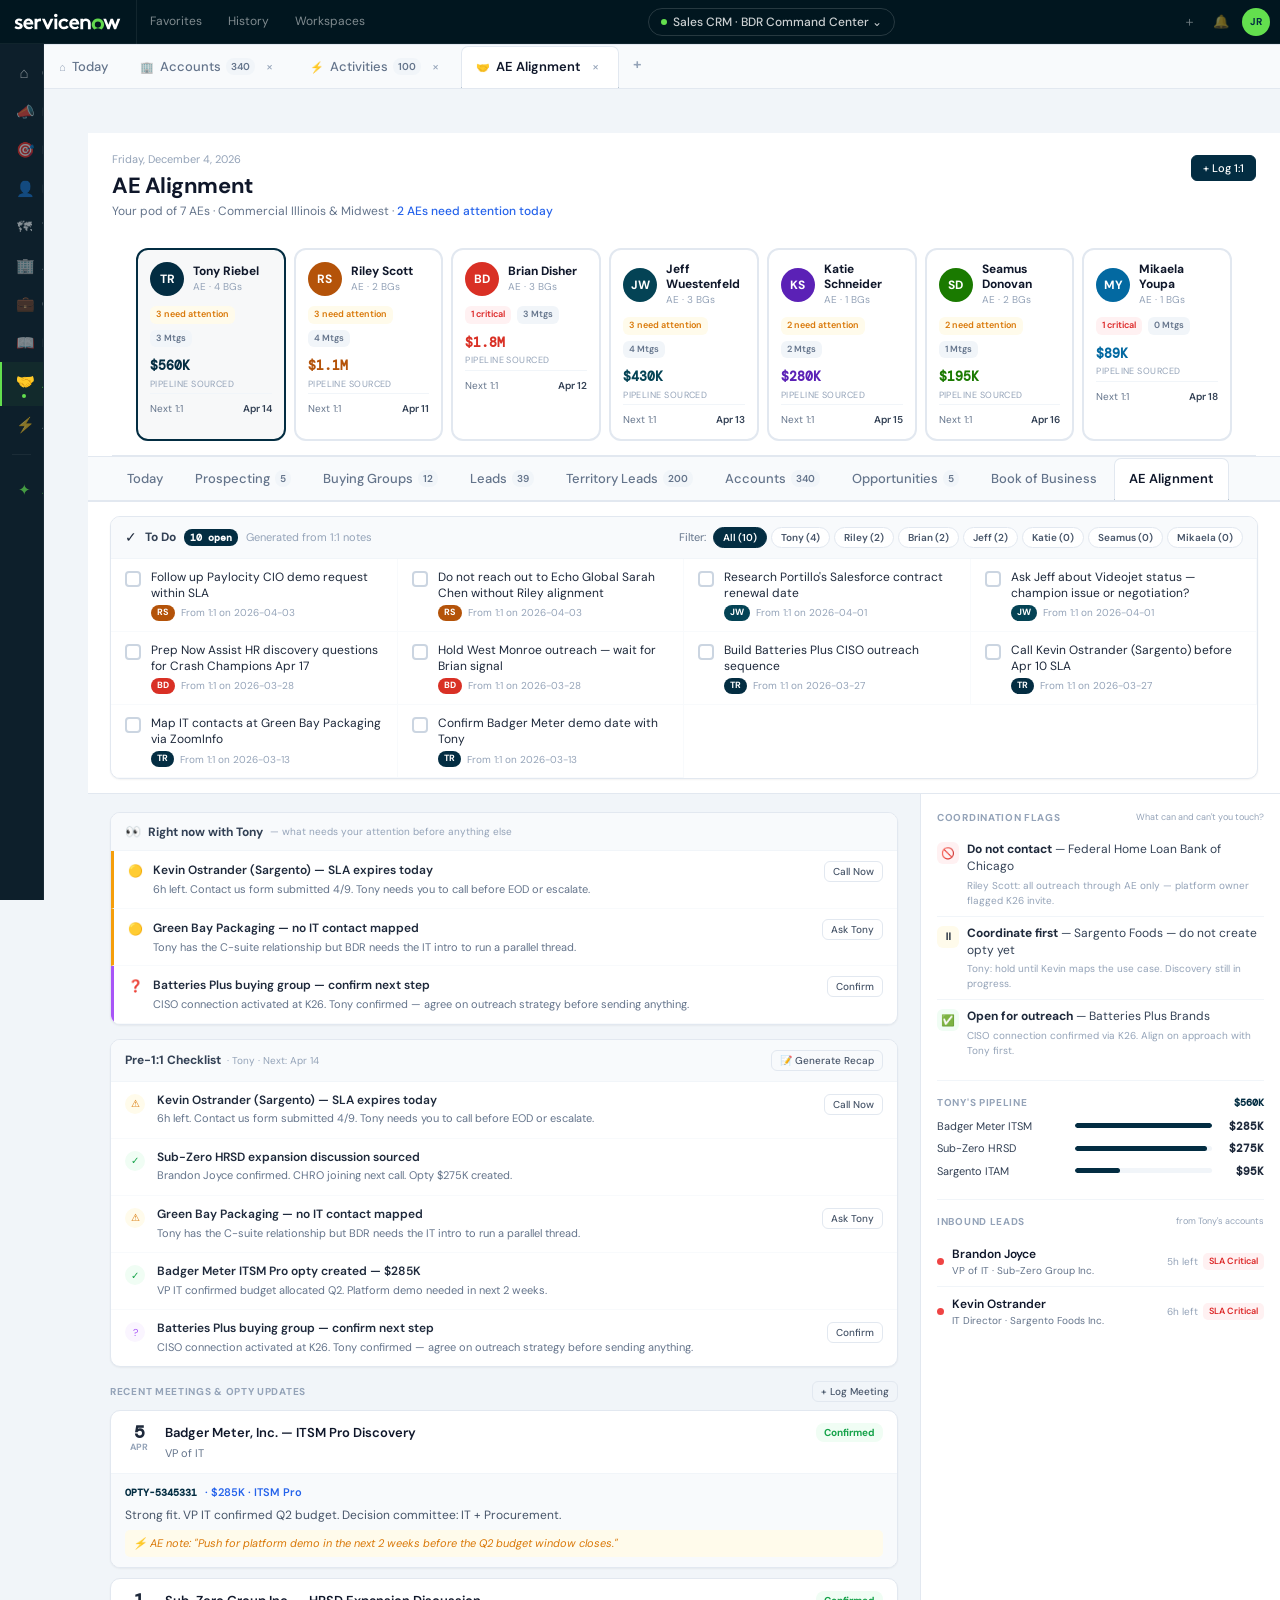
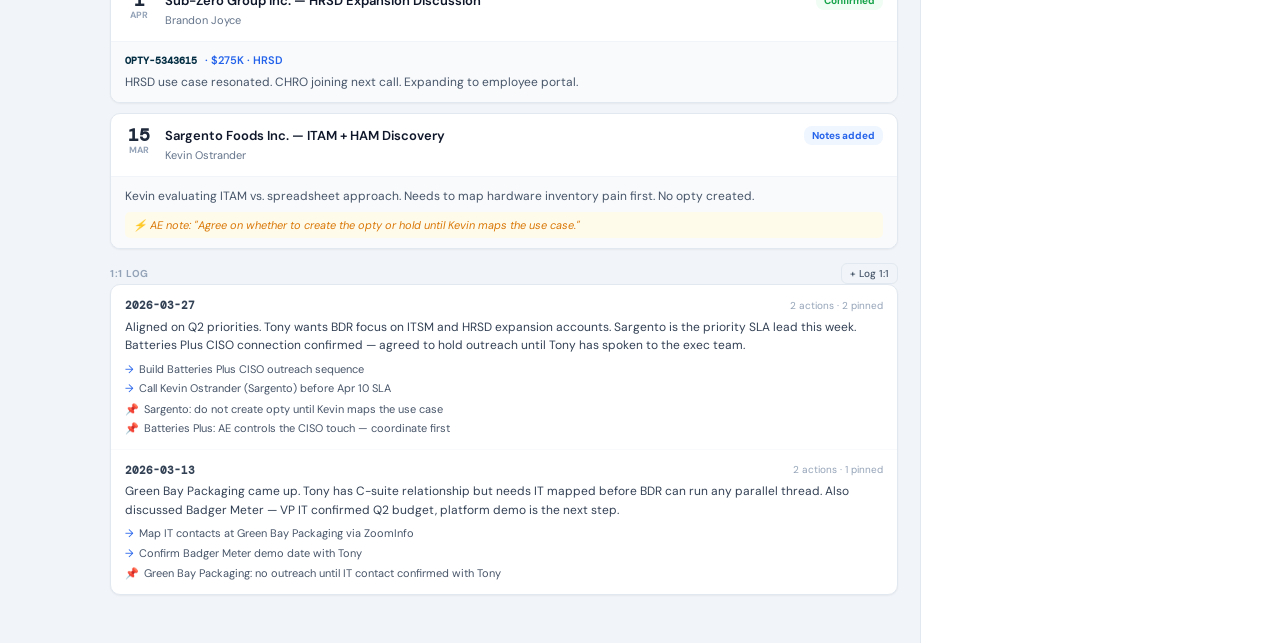
<file: ae-alignment.html>
<!DOCTYPE html>
<html lang="en">
<head>
  <link rel="stylesheet" href="nav.css">
<meta charset="UTF-8">
<meta name="viewport" content="width=device-width, initial-scale=1.0">
<title>AE Alignment — BDR Command Center</title>
<link href="https://fonts.googleapis.com/css2?family=DM+Sans:opsz,wght@9..40,300;9..40,400;9..40,500;9..40,600;9..40,700&family=DM+Mono:wght@400;500&display=swap" rel="stylesheet">
<style>
*,*::before,*::after{margin:0;padding:0;box-sizing:border-box;}
html,body{height:100%;}
:root{
  --ink:#032D42;--ink-nav:#01161f;--ink-mid:#043d5a;
  --wasabi:#63DF4E;--wdk:#4ab83a;
  --white:#fff;--bg:#f1f5f9;
  --s50:#f8fafc;--s100:#f1f5f9;--s200:#e2e8f0;--s300:#cbd5e1;
  --s400:#94a3b8;--s500:#64748b;--s600:#475569;--s700:#334155;
  --s800:#1e293b;--s900:#0f172a;
  --b50:#eff6ff;--b100:#dbeafe;--b600:#2563eb;
  --g50:#f0fdf4;--g100:#dcfce7;--g500:#22c55e;--g600:#16a34a;
  --a50:#fffbeb;--a100:#fef3c7;--a500:#f59e0b;--a600:#d97706;
  --r50:#fff1f2;--r100:#ffe4e6;--r500:#ef4444;--r600:#dc2626;
  --p50:#faf5ff;--p500:#a855f7;--p600:#9333ea;
  --sh-xs:0 1px 2px rgba(0,0,0,.05);
  --sh-sm:0 1px 3px rgba(0,0,0,.10),0 1px 2px rgba(0,0,0,.06);
}
body{font-family:'DM Sans',sans-serif;background:var(--bg);color:var(--s800);font-size:13px;line-height:1.5;}
a{text-decoration:none;color:inherit;}
button{font-family:inherit;}
::-webkit-scrollbar{width:4px;height:4px;}
::-webkit-scrollbar-thumb{background:var(--s300);border-radius:2px;}

/* NAV */
.gnav{height:44px;background:var(--ink-nav);display:flex;align-items:center;position:fixed;top:0;left:0;right:0;z-index:300;border-bottom:1px solid rgba(255,255,255,.06);}
.gnav-logo{display:flex;align-items:center;padding:0 14px;height:44px;border-right:1px solid rgba(255,255,255,.07);flex-shrink:0;}
.gnav-tabs{display:flex;align-items:center;}
.gnav-tab{display:flex;align-items:center;height:44px;padding:0 13px;font-size:12px;color:rgba(255,255,255,.5);cursor:pointer;white-space:nowrap;}
.gnav-pill-wrap{flex:1;display:flex;justify-content:center;}
.gnav-pill{display:inline-flex;align-items:center;gap:6px;font-size:12px;font-weight:500;padding:4px 12px;border-radius:20px;border:1px solid rgba(255,255,255,.15);color:rgba(255,255,255,.8);}
.gnav-pill-dot{width:6px;height:6px;border-radius:50%;background:var(--wasabi);}
.gnav-r{display:flex;align-items:center;gap:2px;padding:0 10px;}
.gnav-btn{width:30px;height:30px;display:flex;align-items:center;justify-content:center;border-radius:4px;color:rgba(255,255,255,.45);font-size:13px;border:none;background:transparent;cursor:pointer;}
.gnav-btn:hover{background:rgba(255,255,255,.07);}
.gnav-av{width:28px;height:28px;background:var(--wasabi);border-radius:50%;display:flex;align-items:center;justify-content:center;font-size:10px;font-weight:700;color:var(--ink);cursor:pointer;margin-left:4px;}

/* SIDEBAR */
.sbar{position:fixed;top:44px;left:0;bottom:0;width:44px;background:#0d1f2b;border-right:1px solid rgba(255,255,255,.05);z-index:200;display:flex;flex-direction:column;overflow:hidden;transition:width .22s cubic-bezier(.4,0,.2,1);}
.sbar:hover{width:180px;box-shadow:4px 0 20px rgba(0,0,0,.25);}
.sbar::-webkit-scrollbar{width:0;}
.sbar-sec{padding:10px 0 4px;}
.sbar-item{display:flex;align-items:center;gap:10px;padding:8px 14px;font-size:12px;color:rgba(255,255,255,.50);border-left:2px solid transparent;transition:background .12s,color .12s;text-decoration:none;white-space:nowrap;}
.sbar-item:hover{background:rgba(255,255,255,.05);color:rgba(255,255,255,.85);}
.sbar-item.on{color:var(--wasabi);border-left-color:var(--wasabi);background:rgba(99,223,78,.06);font-weight:500;}
.sbar-ic{width:16px;min-width:16px;text-align:center;font-size:15px;flex-shrink:0;}
.sbar-item.on .sbar-ic::after{content:'';display:block;width:4px;height:4px;border-radius:50%;background:var(--wasabi);margin:1px auto 0;}
.sbar:hover .sbar-item.on .sbar-ic::after{display:none;}
.sb{margin-left:auto;font-size:9px;font-weight:600;padding:1px 5px;border-radius:8px;background:rgba(255,255,255,.08);color:rgba(255,255,255,.40);opacity:0;transition:opacity .1s;flex-shrink:0;}
.sbar:hover .sb{opacity:1;}
.sb.r{background:rgba(239,68,68,.20);color:#fca5a5;}
.sbar-footer{padding:8px 14px 10px;font-size:9px;color:rgba(255,255,255,.14);margin-top:auto;white-space:nowrap;opacity:0;transition:opacity .15s;}
.sbar:hover .sbar-footer{opacity:1;}

/* LAYOUT */
.main{margin-top:44px;margin-left:44px;min-height:calc(100vh - 44px);}
.page-hdr{background:var(--white);border-bottom:1px solid var(--s200);padding:18px 24px 0;position:sticky;top:44px;z-index:100;}

/* BUTTONS */
.btn{display:inline-flex;align-items:center;gap:5px;font-family:inherit;font-size:12px;font-weight:500;padding:6px 13px;border-radius:6px;cursor:pointer;border:1px solid;transition:.12s;white-space:nowrap;}
.btn-g{background:transparent;color:var(--s600);border-color:var(--s200);}
.btn-g:hover{background:var(--s50);border-color:var(--s300);}
.btn-p{background:var(--ink);color:var(--white);border-color:var(--ink);}
.btn-p:hover{background:var(--ink-mid);}
.btn-w{background:var(--wasabi);color:var(--ink);border-color:var(--wasabi);font-weight:600;}
.btn-w:hover{background:var(--wdk);}
.btn-sm{font-size:11px;padding:5px 11px;}
.btn-xs{font-size:10px;padding:3px 8px;}

/* PAGE TABS */
.ptabs{display:flex;align-items:center;border-top:1px solid var(--s200);margin:0 -24px;padding:0 24px;overflow-x:auto;}
.ptabs::-webkit-scrollbar{height:0;}
.ptab{display:flex;align-items:center;gap:5px;padding:10px 14px;font-size:13px;font-weight:500;color:var(--s500);border-bottom:2px solid transparent;white-space:nowrap;transition:.1s;text-decoration:none;cursor:pointer;}
.ptab:hover{color:var(--s700);}
.ptab.on{color:var(--s900);border-bottom-color:var(--ink);font-weight:600;}
.ptab-ct{font-size:10px;font-weight:600;padding:1px 5px;border-radius:8px;background:var(--s100);color:var(--s500);}
.ptab.on .ptab-ct{background:var(--ink);color:var(--white);}

/* ── AE HEALTH CARDS (pod row) ──────────────────────────────────── */
.pod-strip{display:grid;grid-template-columns:repeat(7,1fr);gap:8px;padding:14px 24px 14px;border-bottom:1px solid var(--s200);}
.ae-card{background:var(--white);border:2px solid var(--s200);border-radius:12px;padding:12px;cursor:pointer;transition:.15s;position:relative;}
.ae-card:hover{border-color:var(--s300);box-shadow:var(--sh-sm);}
.ae-card.on{border-width:2px;}
.ae-card-top{display:flex;align-items:center;gap:9px;margin-bottom:10px;}
.ae-av{width:34px;height:34px;border-radius:50%;display:flex;align-items:center;justify-content:center;font-size:12px;font-weight:700;color:var(--white);flex-shrink:0;}
.ae-name{font-size:12px;font-weight:700;color:var(--s900);line-height:1.25;}
.ae-role{font-size:10px;color:var(--s400);}
/* health row */
.ae-health{display:flex;gap:6px;flex-wrap:wrap;margin-bottom:9px;}
.ae-chip{display:inline-flex;align-items:center;gap:3px;font-size:9px;font-weight:600;padding:2px 6px;border-radius:6px;}
.chip-r{background:var(--r50);color:var(--r600);}
.chip-a{background:var(--a50);color:var(--a600);}
.chip-g{background:var(--g50);color:var(--g600);}
.chip-b{background:var(--b50);color:var(--b600);}
.chip-s{background:var(--s100);color:var(--s500);}
/* pipe */
.ae-pipe{font-size:13px;font-weight:700;font-family:'DM Mono',monospace;margin-bottom:2px;}
.ae-pipe-lbl{font-size:9px;color:var(--s400);text-transform:uppercase;letter-spacing:.05em;}
/* next 1:1 */
.ae-next{font-size:10px;color:var(--s500);border-top:1px solid var(--s100);padding-top:7px;margin-top:2px;display:flex;align-items:center;justify-content:space-between;}
.ae-next-val{font-weight:600;color:var(--s700);}

/* ── PAGE BODY ──────────────────────────────────────────────────── */
.page-body{display:grid;grid-template-columns:1fr 360px;min-height:calc(100vh - 44px - 300px);}
.body-left{padding:18px 22px 48px;display:flex;flex-direction:column;gap:14px;}
.body-right{border-left:1px solid var(--s200);background:var(--white);padding:16px;display:flex;flex-direction:column;gap:0;overflow-y:auto;}

/* ── PURPOSE BANNER ─────────────────────────────────────────────── */
.purpose-banner{background:linear-gradient(135deg,var(--ink) 0%,var(--ink-mid) 100%);border-radius:10px;padding:14px 16px;display:flex;align-items:flex-start;gap:12px;color:var(--white);}
.pb-icon{font-size:20px;flex-shrink:0;margin-top:1px;}
.pb-title{font-size:13px;font-weight:700;margin-bottom:3px;}
.pb-body{font-size:12px;color:rgba(255,255,255,.7);line-height:1.55;}
.pb-body strong{color:var(--wasabi);}

/* ── 1:1 CHECKLIST ──────────────────────────────────────────────── */
.checklist-card{background:var(--white);border:1px solid var(--s200);border-radius:10px;overflow:hidden;box-shadow:var(--sh-xs);}
.cc-hdr{display:flex;align-items:center;justify-content:space-between;padding:10px 14px;border-bottom:1px solid var(--s100);background:var(--s50);}
.cc-title{font-size:12px;font-weight:700;color:var(--s700);display:flex;align-items:center;gap:6px;}
.cc-sub{font-size:10px;color:var(--s400);font-weight:400;}
.checklist{display:flex;flex-direction:column;}
.cl-item{display:flex;align-items:flex-start;gap:12px;padding:11px 14px;border-bottom:1px solid var(--s50);transition:.1s;}
.cl-item:hover{background:var(--s50);}
.cl-item:last-child{border-bottom:none;}
.cl-status{width:20px;height:20px;border-radius:50%;display:flex;align-items:center;justify-content:center;font-size:10px;flex-shrink:0;margin-top:1px;}
.cls-done{background:var(--g50);color:var(--g600);}
.cls-warn{background:var(--a50);color:var(--a600);}
.cls-crit{background:var(--r50);color:var(--r600);}
.cls-todo{background:var(--s100);color:var(--s400);}
.cls-ask{background:var(--p50);color:var(--p500);}
.cl-body{flex:1;}
.cl-label{font-size:12px;font-weight:600;color:var(--s800);margin-bottom:2px;line-height:1.3;}
.cl-detail{font-size:11px;color:var(--s500);line-height:1.5;}
.cl-action{flex-shrink:0;margin-top:1px;}

/* ── MEETING CARDS ──────────────────────────────────────────────── */
.mtg-section-title{font-size:10px;font-weight:700;text-transform:uppercase;letter-spacing:.07em;color:var(--s400);margin-bottom:8px;display:flex;align-items:center;justify-content:space-between;}
.mtg-card{background:var(--white);border:1px solid var(--s200);border-radius:10px;overflow:hidden;box-shadow:var(--sh-xs);margin-bottom:10px;}
.mtg-card:last-child{margin-bottom:0;}
.mtg-hdr{display:flex;align-items:flex-start;gap:12px;padding:12px 14px;}
.mtg-date{display:flex;flex-direction:column;align-items:center;min-width:28px;}
.mtg-day{font-size:18px;font-weight:700;font-family:'DM Mono',monospace;color:var(--s800);line-height:1;}
.mtg-mon{font-size:9px;font-weight:700;text-transform:uppercase;color:var(--s400);}
.mtg-info{flex:1;min-width:0;}
.mtg-title{font-size:13px;font-weight:600;color:var(--s900);margin-bottom:2px;}
.mtg-contact{font-size:11px;color:var(--s500);}
.mtg-badge{font-size:10px;font-weight:700;padding:2px 8px;border-radius:8px;flex-shrink:0;}
.mb-conf{background:var(--g50);color:var(--g600);}
.mb-pend{background:var(--a50);color:var(--a600);}
.mb-notes{background:var(--b50);color:var(--b600);}
.mtg-body{background:var(--s50);border-top:1px solid var(--s100);padding:10px 14px;}
.mtg-opty-row{display:flex;align-items:center;gap:8px;margin-bottom:5px;flex-wrap:wrap;}
.opty-pill{font-size:10px;font-weight:700;font-family:'DM Mono',monospace;color:var(--ink);}
.opty-val{font-size:11px;font-weight:600;color:var(--b600);}
.mtg-outcome{font-size:12px;color:var(--s600);line-height:1.55;}
.mtg-ae-note{display:flex;align-items:flex-start;gap:5px;margin-top:6px;font-size:11px;color:var(--a600);font-style:italic;background:var(--a50);border-radius:5px;padding:5px 8px;}

/* ── RIGHT PANEL ────────────────────────────────────────────────── */
.rp-section{margin-bottom:16px;}
.rp-title{font-size:10px;font-weight:700;text-transform:uppercase;letter-spacing:.07em;color:var(--s400);margin-bottom:8px;display:flex;align-items:center;justify-content:space-between;}
/* coordination flags */
.flag-item{display:flex;align-items:flex-start;gap:8px;padding:8px 0;border-bottom:1px solid var(--s100);}
.flag-item:last-child{border-bottom:none;}
.flag-ic{width:22px;height:22px;border-radius:6px;display:flex;align-items:center;justify-content:center;font-size:11px;flex-shrink:0;margin-top:1px;}
.fi-dnc{background:var(--r50);}
.fi-hold{background:var(--a50);}
.fi-open{background:var(--g50);}
.fi-ask{background:var(--p50);}
.flag-text{font-size:12px;color:var(--s700);line-height:1.45;flex:1;}
.flag-text strong{color:var(--s800);}
.flag-account{font-size:10px;color:var(--s400);margin-top:2px;}
/* pipeline bars */
.pipe-row{display:flex;align-items:center;gap:8px;margin-bottom:6px;}
.pipe-lbl{font-size:11px;color:var(--s700);min-width:130px;white-space:nowrap;overflow:hidden;text-overflow:ellipsis;}
.pipe-track{flex:1;height:5px;background:var(--s100);border-radius:3px;overflow:hidden;}
.pipe-fill{height:100%;border-radius:3px;}
.pipe-val{font-size:11px;font-weight:700;font-family:'DM Mono',monospace;min-width:44px;text-align:right;color:var(--s800);}
/* recap box */
.recap-box{background:var(--s50);border:1px solid var(--s200);border-radius:8px;padding:12px;}
.recap-box-title{font-size:11px;font-weight:700;color:var(--s700);margin-bottom:5px;}
.recap-box-body{font-size:11px;color:var(--s500);line-height:1.6;}

/* ── RIGHT PANEL SECTIONS ───────────────────────────────────────── */
.rp-section{padding-bottom:14px;margin-bottom:14px;border-bottom:1px solid var(--s100);}
.rp-section:last-child{border-bottom:none;margin-bottom:0;padding-bottom:0;}
.rp-title{font-size:10px;font-weight:700;text-transform:uppercase;letter-spacing:.07em;color:var(--s400);margin-bottom:8px;display:flex;align-items:center;justify-content:space-between;}
/* collapsible recap form inside right panel */
.recap-panel{background:var(--s50);border:1px solid var(--s200);border-radius:9px;overflow:hidden;margin-bottom:0;}
.recap-panel-hdr{display:flex;align-items:center;justify-content:space-between;padding:9px 12px;cursor:pointer;user-select:none;}
.recap-panel-hdr:hover{background:var(--s100);}
.recap-panel-title{font-size:12px;font-weight:600;color:var(--s700);display:flex;align-items:center;gap:6px;}
.recap-panel-body{padding:12px;border-top:1px solid var(--s200);display:flex;flex-direction:column;gap:10px;}
.rp-label{font-size:10px;font-weight:700;text-transform:uppercase;letter-spacing:.07em;color:var(--s500);display:block;margin-bottom:4px;}
.rp-select{width:100%;padding:7px 9px;border:1px solid var(--s200);border-radius:6px;font-family:inherit;font-size:12px;color:var(--s800);background:var(--white);}
.rp-select:focus{outline:none;border-color:var(--ink);}
.rp-date-row{display:flex;align-items:center;gap:6px;flex-wrap:wrap;}
.rp-date-inp{padding:6px 8px;border:1px solid var(--s200);border-radius:5px;font-family:inherit;font-size:11px;color:var(--s800);width:100px;}
.rp-shortcuts{display:flex;gap:4px;flex-wrap:wrap;margin-top:5px;}
.rp-chip{font-size:10px;font-weight:500;padding:3px 9px;border-radius:20px;border:1px solid var(--s200);background:var(--white);color:var(--s600);cursor:pointer;transition:.1s;}
.rp-chip:hover{border-color:var(--ink);color:var(--ink);}
.rp-chip.on{background:var(--ink);color:var(--white);border-color:var(--ink);}
.rp-textarea{width:100%;padding:7px 9px;border:1px solid var(--s200);border-radius:6px;font-family:inherit;font-size:11px;color:var(--s800);resize:none;height:56px;}
.rp-textarea:focus{outline:none;border-color:var(--ink);}
/* generated output inside right panel — dark formatted */
.rp-gen-out{background:var(--ink);border-radius:8px;overflow:hidden;margin-top:8px;}
.rp-gen-hdr{display:flex;align-items:center;justify-content:space-between;padding:8px 11px;border-bottom:1px solid rgba(255,255,255,.08);}
.rp-gen-hdr .btn-g{background:rgba(255,255,255,.08);border-color:rgba(255,255,255,.15);color:rgba(255,255,255,.7);}
.rp-gen-hdr .btn-g:hover{background:rgba(255,255,255,.15);}
.rp-gen-body{padding:14px 16px;font-size:12px;color:rgba(255,255,255,.75);line-height:1.7;max-height:360px;overflow-y:auto;}
.rp-gen-body::-webkit-scrollbar{width:3px;}
.rp-gen-body::-webkit-scrollbar-thumb{background:rgba(255,255,255,.2);border-radius:2px;}
/* structured recap sections */
.recap-section{margin-bottom:16px;}
.recap-section:last-child{margin-bottom:0;}
.recap-sec-title{font-size:9px;font-weight:700;letter-spacing:.12em;text-transform:uppercase;color:var(--wasabi);margin-bottom:7px;padding-bottom:5px;border-bottom:1px solid rgba(99,223,78,.2);}
.recap-sec-body{font-size:12px;color:rgba(255,255,255,.75);line-height:1.7;}
.recap-sec-body ul{padding-left:0;list-style:none;display:flex;flex-direction:column;gap:4px;}
.recap-sec-body ul li{display:flex;align-items:flex-start;gap:6px;color:rgba(255,255,255,.7);}
.recap-sec-body ul li::before{content:'•';color:var(--wasabi);flex-shrink:0;margin-top:1px;}
.recap-sec-body p{color:rgba(255,255,255,.75);margin-bottom:4px;}
.recap-subj{font-size:11px;color:rgba(255,255,255,.4);margin-bottom:12px;padding-bottom:8px;border-bottom:1px solid rgba(255,255,255,.08);}
.recap-sign{margin-top:12px;padding-top:10px;border-top:1px solid rgba(255,255,255,.08);font-size:12px;color:rgba(255,255,255,.5);}
.lead-row{display:flex;align-items:center;gap:8px;padding:8px 0;border-bottom:1px solid var(--s100);}
.lead-row:last-child{border-bottom:none;}
.lead-dot{width:7px;height:7px;border-radius:50%;flex-shrink:0;}
.lead-info{flex:1;min-width:0;}
.lead-name{font-size:12px;font-weight:600;color:var(--s900);}
.lead-meta{font-size:10px;color:var(--s500);white-space:nowrap;overflow:hidden;text-overflow:ellipsis;}
.lead-badge{font-size:9px;font-weight:600;padding:2px 6px;border-radius:5px;flex-shrink:0;}
.lb-crit{background:var(--r50);color:var(--r600);}
.lb-open{background:var(--a50);color:var(--a600);}
.lb-resp{background:var(--g50);color:var(--g600);}

/* ── TO DO CARD ──────────────────────────────────────────────────── */
.todo-item{display:flex;align-items:flex-start;gap:10px;padding:10px 14px;border-bottom:1px solid var(--s50);border-right:1px solid var(--s50);transition:.1s;cursor:pointer;}
.todo-item:hover{background:var(--s50);}
.todo-cb{width:16px;height:16px;border:2px solid var(--s300);border-radius:4px;flex-shrink:0;margin-top:2px;cursor:pointer;display:flex;align-items:center;justify-content:center;transition:.1s;}
.todo-cb.checked{background:var(--g600);border-color:var(--g600);}
.todo-cb.checked::after{content:'✓';font-size:9px;color:var(--white);font-weight:700;}
.todo-body{flex:1;min-width:0;}
.todo-text{font-size:12px;color:var(--s800);line-height:1.4;margin-bottom:3px;}
.todo-text.done{text-decoration:line-through;color:var(--s400);}
.todo-meta{display:flex;align-items:center;gap:6px;flex-wrap:wrap;}
.todo-ae-badge{font-size:9px;font-weight:700;padding:1px 6px;border-radius:10px;color:var(--white);}
.todo-date{font-size:10px;color:var(--s400);}
.todo-filter-btn{font-size:10px;font-weight:600;padding:3px 9px;border-radius:20px;border:1px solid var(--s200);background:var(--white);color:var(--s600);cursor:pointer;transition:.1s;}
.todo-filter-btn:hover{border-color:var(--s400);}
.todo-filter-btn.on{color:var(--white);border-color:transparent;}
.todo-empty{padding:20px 14px;text-align:center;font-size:12px;color:var(--s400);grid-column:1/-1;}

/* ── 1:1 LOG MODAL ───────────────────────────────────────────────── */
#logModalBg{display:none;position:fixed;inset:0;background:rgba(0,0,0,.5);z-index:9999;align-items:center;justify-content:center;backdrop-filter:blur(4px);}
.log-modal{background:var(--white);border-radius:14px;width:min(660px,96vw);height:min(88vh,720px);display:flex;flex-direction:column;box-shadow:0 24px 64px rgba(0,0,0,.25);}
/* dark header with AE context */
.log-modal-hdr{padding:16px 20px;border-bottom:1px solid var(--s200);display:flex;align-items:center;justify-content:space-between;flex-shrink:0;border-radius:14px 14px 0 0;background:var(--ink);}
.log-modal-title{font-size:15px;font-weight:700;color:var(--white);}
.log-modal-sub{font-size:11px;color:rgba(255,255,255,.5);margin-top:1px;}
.log-modal-close{width:28px;height:28px;border-radius:50%;background:rgba(255,255,255,.12);border:none;color:rgba(255,255,255,.7);cursor:pointer;font-size:16px;display:flex;align-items:center;justify-content:center;transition:.1s;}
.log-modal-close:hover{background:rgba(255,255,255,.2);color:var(--white);}
/* meta row */
.log-meta-row{display:flex;align-items:center;gap:10px;padding:12px 20px;border-bottom:1px solid var(--s100);background:var(--s50);flex-shrink:0;}
.log-meta-lbl{font-size:10px;font-weight:700;text-transform:uppercase;letter-spacing:.07em;color:var(--s400);white-space:nowrap;}
.log-meta-inp{padding:6px 10px;border:1px solid var(--s200);border-radius:6px;font-family:inherit;font-size:12px;color:var(--s800);background:var(--white);}
.log-meta-inp:focus{outline:none;border-color:var(--ink);}
/* two-column body */
.log-body{flex:1;display:grid;grid-template-columns:1fr 1fr;min-height:0;overflow:hidden;}
.log-col{display:flex;flex-direction:column;overflow:hidden;}
.log-col:first-child{border-right:1px solid var(--s100);}
.log-col-hdr{padding:10px 14px 6px;flex-shrink:0;}
.log-col-label{font-size:10px;font-weight:700;text-transform:uppercase;letter-spacing:.07em;color:var(--s500);display:flex;align-items:center;gap:5px;}
.log-col-sub{font-size:10px;color:var(--s400);margin-top:2px;}
/* notes column */
.log-notes-area{flex:1;padding:0 14px 14px;min-height:0;}
.log-ta-big{width:100%;height:100%;min-height:180px;padding:10px 12px;border:1px solid var(--s200);border-radius:8px;font-family:inherit;font-size:13px;color:var(--s800);resize:none;line-height:1.65;background:var(--white);}
.log-ta-big:focus{outline:none;border-color:var(--ink);}
.log-ta-big::placeholder{color:var(--s300);}
/* tasks column */
.log-tasks-area{flex:1;overflow-y:auto;padding:0 14px 10px;min-height:0;}
/* task categories */
.log-cat{margin-bottom:12px;}
.log-cat-title{font-size:9px;font-weight:700;text-transform:uppercase;letter-spacing:.08em;color:var(--s400);margin-bottom:5px;display:flex;align-items:center;gap:4px;}
.log-cat-icon{font-size:11px;}
.log-task-item{display:flex;align-items:center;gap:6px;margin-bottom:4px;}
.log-task-bullet{font-size:12px;color:var(--s400);flex-shrink:0;width:14px;text-align:center;}
.log-task-inp{flex:1;padding:6px 9px;border:1px solid var(--s200);border-radius:6px;font-family:inherit;font-size:12px;color:var(--s800);background:var(--white);}
.log-task-inp:focus{outline:none;border-color:var(--ink);}
.log-task-inp::placeholder{color:var(--s300);}
.log-task-del{width:18px;height:18px;border-radius:50%;background:none;border:none;color:var(--s300);cursor:pointer;font-size:12px;display:flex;align-items:center;justify-content:center;flex-shrink:0;transition:.1s;}
.log-task-del:hover{background:var(--r50);color:var(--r500);}
.log-add-row{display:flex;align-items:center;gap:4px;margin-top:2px;margin-left:20px;}
.log-add-btn2{font-size:11px;font-weight:500;color:var(--s400);background:none;border:none;cursor:pointer;padding:2px 4px;border-radius:4px;transition:.1s;}
.log-add-btn2:hover{color:var(--ink);background:var(--s100);}
/* footer */
.log-modal-ftr{padding:12px 20px;border-top:1px solid var(--s200);display:flex;align-items:center;justify-content:space-between;flex-shrink:0;background:var(--s50);border-radius:0 0 14px 14px;}
.log-ftr-hint{font-size:10px;color:var(--s400);}

/* ── 1:1 LOG FEED ────────────────────────────────────────────────── */
.log-feed{display:flex;flex-direction:column;gap:0;}
.log-entry{padding:12px 14px;border-bottom:1px solid var(--s50);transition:.1s;}
.log-entry:last-child{border-bottom:none;}
.log-entry:hover{background:var(--s50);}
.le-top{display:flex;align-items:center;justify-content:space-between;margin-bottom:4px;}
.le-date{font-size:11px;font-weight:600;color:var(--s700);font-family:'DM Mono',monospace;}
.le-ae{font-size:10px;font-weight:600;padding:1px 6px;border-radius:4px;color:var(--white);}
.le-notes{font-size:12px;color:var(--s700);line-height:1.55;margin-bottom:6px;}
.le-actions{display:flex;flex-direction:column;gap:3px;margin-bottom:4px;}
.le-action{display:flex;align-items:flex-start;gap:5px;font-size:11px;color:var(--s600);}
.le-action-ic{color:var(--b600);flex-shrink:0;}
.le-pins{display:flex;flex-direction:column;gap:3px;}
.le-pin{display:flex;align-items:flex-start;gap:5px;font-size:11px;color:var(--s600);}
.le-pin-ic{flex-shrink:0;}

@keyframes fadeIn{from{opacity:0;transform:translateY(4px);}to{opacity:1;transform:none;}}
.fade-in{animation:fadeIn .18s ease both;}
</style>
</head>
<body>
<div class="app-shell">

<div class="main">
  <div class="page-hdr">
    <div style="display:flex;align-items:flex-start;justify-content:space-between;margin-bottom:14px;">
      <div>
        <div style="font-size:11px;color:var(--s400);margin-bottom:2px;" id="todayDate"></div>
        <div style="font-size:22px;font-weight:700;color:var(--s900);letter-spacing:-.02em;">AE Alignment</div>
        <div style="font-size:12px;color:var(--s500);">Your pod of 7 AEs · Commercial Illinois &amp; Midwest · <span style="color:var(--b600);font-weight:500;">2 AEs need attention today</span></div>
      </div>
      <div style="display:flex;align-items:center;gap:7px;padding-top:4px;">
        <button class="btn btn-p btn-sm" onclick="openLogModal()">+ Log 1:1</button>
      </div>
    </div>

    <!-- AE HEALTH STRIP -->
    <div class="pod-strip" id="podStrip"></div>

    <!-- PAGE TABS -->
    <div class="ptabs">
      <a href="index.html" class="ptab">Today</a>
      <a href="campaigns.html" class="ptab">Prospecting <span class="ptab-ct">5</span></a>
      <a href="buying-groups.html" class="ptab">Buying Groups <span class="ptab-ct">12</span></a>
      <a href="leads.html" class="ptab">Leads <span class="ptab-ct">39</span></a>
      <a href="territory-leads.html" class="ptab">Territory Leads <span class="ptab-ct">200</span></a>
      <a href="accounts.html" class="ptab">Accounts <span class="ptab-ct">340</span></a>
      <a href="opportunities.html" class="ptab">Opportunities <span class="ptab-ct">5</span></a>
      <a href="book-of-business.html" class="ptab">Book of Business</a>
      <a href="ae-alignment.html" class="ptab on">AE Alignment</a>
    </div>
  </div>

  <!-- SINGLE VIEW: everything on one page -->
  <!-- TO DO CARD — full width above the split -->
  <div style="padding:14px 22px 0;border-bottom:1px solid var(--s200);background:var(--white);">
    <div id="todoCard" style="background:var(--white);border:1px solid var(--s200);border-radius:10px;overflow:hidden;box-shadow:var(--sh-xs);margin-bottom:14px;">
      <div style="display:flex;align-items:center;justify-content:space-between;padding:10px 14px;border-bottom:1px solid var(--s100);background:var(--s50);">
        <div style="display:flex;align-items:center;gap:8px;">
          <span style="font-size:14px;">✓</span>
          <span style="font-size:12px;font-weight:700;color:var(--s700);">To Do</span>
          <span id="todoCount" style="font-size:10px;font-weight:600;padding:1px 6px;border-radius:8px;background:var(--ink);color:var(--white);font-family:'DM Mono',monospace;"></span>
          <span style="font-size:11px;color:var(--s400);">Generated from 1:1 notes</span>
        </div>
        <div style="display:flex;align-items:center;gap:7px;">
          <span style="font-size:11px;color:var(--s500);">Filter:</span>
          <div id="todoFilters" style="display:flex;gap:4px;flex-wrap:wrap;"></div>
        </div>
      </div>
      <div id="todoItems" style="display:grid;grid-template-columns:repeat(auto-fill,minmax(280px,1fr));gap:0;"></div>
    </div>
  </div>

  <div class="page-body">
    <div class="body-left" id="prepLeft"></div>
    <div class="body-right" id="prepRight"></div>
  </div>

</div>

<!-- ── LOG 1:1 MODAL ──────────────────────────────────────────────── -->
<div id="logModalBg" style="display:none;position:fixed;inset:0;background:rgba(0,0,0,.5);z-index:9999;align-items:center;justify-content:center;backdrop-filter:blur(4px);">
  <div class="log-modal">

    <!-- Header -->
    <div class="log-modal-hdr">
      <div>
        <div class="log-modal-title">🤝 Log 1:1 Session</div>
        <div class="log-modal-sub" id="logModalSub">Tony Riebel · Apr 13, 2026</div>
      </div>
      <button class="log-modal-close" onclick="closeLogModal()">×</button>
    </div>

    <!-- Meta row: date + AE -->
    <div class="log-meta-row">
      <span class="log-meta-lbl">Date</span>
      <input type="date" class="log-meta-inp" id="logDate" onchange="updateLogSub()">
      <span class="log-meta-lbl" style="margin-left:8px;">AE</span>
      <select class="log-meta-inp" id="logAE" onchange="updateLogSub()" style="flex:1;max-width:200px;">
        <option value="tony">Tony Riebel</option>
        <option value="riley">Riley Scott</option>
        <option value="katie">Katie Schneider</option>
        <option value="brian">Brian Disher</option>
        <option value="seamus">Seamus Donovan</option>
        <option value="mikaela">Mikaela Youpa</option>
        <option value="jeff">Jeff Wuestenfeld</option>
      </select>
    </div>

    <!-- Two-column body -->
    <div class="log-body">

      <!-- LEFT: raw notes -->
      <div class="log-col">
        <div class="log-col-hdr">
          <div class="log-col-label">📝 Session Notes</div>
          <div class="log-col-sub">What was discussed — accounts, priorities, context, signals</div>
        </div>
        <div class="log-notes-area">
          <textarea class="log-ta-big" id="logNotes" placeholder="e.g. Tony wants focus on ITSM and HRSD accounts this quarter. Discussed Sargento — Kevin Ostrander is the contact, hold on creating opty until he maps the use case. Batteries Plus CISO connection confirmed, Tony wants to control that touch..."></textarea>
        </div>
      </div>

      <!-- RIGHT: tasks + pins -->
      <div class="log-col">
        <div class="log-col-hdr">
          <div class="log-col-label">✓ My Action Items</div>
          <div class="log-col-sub">Things I need to go do — lists, prospecting, research, flags</div>
        </div>
        <div class="log-tasks-area">

          <!-- List Build -->
          <div class="log-cat">
            <div class="log-cat-title"><span class="log-cat-icon">📋</span> List Build</div>
            <div id="logOutreachWrap">
              <div class="log-task-item">
                <span class="log-task-bullet">→</span>
                <input type="text" class="log-task-inp" placeholder="e.g. Build ZoomInfo list for Veza campaign at Eversana...">
                <button class="log-task-del" onclick="removeTask(this)">×</button>
              </div>
            </div>
            <div class="log-add-row"><button class="log-add-btn2" onclick="addTask('logOutreachWrap','→','e.g. Build list for...')">+ add</button></div>
          </div>

          <!-- Campaigns -->
          <div class="log-cat">
            <div class="log-cat-title"><span class="log-cat-icon">📣</span> Prospecting</div>
            <div id="logSequenceWrap">
              <div class="log-task-item">
                <span class="log-task-bullet">→</span>
                <input type="text" class="log-task-inp" placeholder="e.g. Add Sargento IT Director to ITAM sequence...">
                <button class="log-task-del" onclick="removeTask(this)">×</button>
              </div>
            </div>
            <div class="log-add-row"><button class="log-add-btn2" onclick="addTask('logSequenceWrap','→','e.g. Enroll contact in sequence...')">+ add</button></div>
          </div>

          <!-- Research & Intel -->
          <div class="log-cat">
            <div class="log-cat-title"><span class="log-cat-icon">🔍</span> Research &amp; Intel</div>
            <div id="logResearchWrap">
              <div class="log-task-item">
                <span class="log-task-bullet">→</span>
                <input type="text" class="log-task-inp" placeholder="e.g. Map IT contacts at Green Bay Packaging...">
                <button class="log-task-del" onclick="removeTask(this)">×</button>
              </div>
            </div>
            <div class="log-add-row"><button class="log-add-btn2" onclick="addTask('logResearchWrap','→','e.g. Research tech stack at...')">+ add</button></div>
          </div>

          <!-- Important -->
          <div class="log-cat">
            <div class="log-cat-title"><span class="log-cat-icon">📌</span> Important</div>
            <div id="logPinsWrap">
              <div class="log-task-item">
                <span class="log-task-bullet">📌</span>
                <input type="text" class="log-task-inp" placeholder="e.g. Hub Group: do not contact — AE controls all outreach...">
                <button class="log-task-del" onclick="removeTask(this)">×</button>
              </div>
            </div>
            <div class="log-add-row"><button class="log-add-btn2" onclick="addTask('logPinsWrap','📌','e.g. Account: context to always remember...')">+ add</button></div>
          </div>

        </div>
      </div>

    </div>

    <!-- Footer -->
    <div class="log-modal-ftr">
      <div class="log-ftr-hint">Action items auto-populate your To Do list · Pinned notes go to Coordination Flags</div>
      <div style="display:flex;gap:8px;">
        <button class="btn btn-g btn-sm" onclick="closeLogModal()">Cancel</button>
        <button class="btn btn-p btn-sm" onclick="saveLogEntry()">Save Session</button>
      </div>
    </div>

  </div>
</div>

<script>
// ── DATA ─────────────────────────────────────────────────────────────
const AES = {
  tony:    {name:'Tony Riebel',     init:'TR', hex:'#032D42', pipe:560000, bgs:4, mtgs:3, next:'Apr 14', urgency:'warn'},
  riley:   {name:'Riley Scott',     init:'RS', hex:'#B45309', pipe:1130000,bgs:2, mtgs:4, next:'Apr 11', urgency:'crit'},
  katie:   {name:'Katie Schneider', init:'KS', hex:'#5B21B6', pipe:280000, bgs:1, mtgs:2, next:'Apr 15', urgency:'ok'},
  brian:   {name:'Brian Disher',    init:'BD', hex:'#D93025', pipe:1820000,bgs:3, mtgs:3, next:'Apr 12', urgency:'crit'},
  seamus:  {name:'Seamus Donovan',  init:'SD', hex:'#1a7a00', pipe:195000, bgs:2, mtgs:1, next:'Apr 16', urgency:'ok'},
  mikaela: {name:'Mikaela Youpa',   init:'MY', hex:'#0369A1', pipe:89000,  bgs:1, mtgs:0, next:'Apr 18', urgency:'ok'},
  jeff:    {name:'Jeff Wuestenfeld',init:'JW', hex:'#044355', pipe:430000, bgs:3, mtgs:4, next:'Apr 13', urgency:'warn'},
};
const AE_ORDER = ['tony','riley','brian','jeff','katie','seamus','mikaela'];

const AE_DATA = {
  tony: {
    checklist:[
      {st:'warn', label:'Kevin Ostrander (Sargento) — SLA expires today', detail:'6h left. Contact us form submitted 4/9. Tony needs you to call before EOD or escalate.', action:'Call Now'},
      {st:'done', label:'Sub-Zero HRSD expansion discussion sourced', detail:'Brandon Joyce confirmed. CHRO joining next call. Opty $275K created.'},
      {st:'warn', label:'Green Bay Packaging — no IT contact mapped', detail:'Tony has the C-suite relationship but BDR needs the IT intro to run a parallel thread.', action:'Ask Tony'},
      {st:'done', label:'Badger Meter ITSM Pro opty created — $285K', detail:'VP IT confirmed budget allocated Q2. Platform demo needed in next 2 weeks.'},
      {st:'ask',  label:'Batteries Plus buying group — confirm next step', detail:'CISO connection activated at K26. Tony confirmed — agree on outreach strategy before sending anything.', action:'Confirm'},
    ],
    flags:[
      {type:'dnc',  label:'Do not contact', account:'Federal Home Loan Bank of Chicago', note:'Riley Scott: all outreach through AE only — platform owner flagged K26 invite.'},
      {type:'hold', label:'Coordinate first', account:'Sargento Foods — do not create opty yet', note:'Tony: hold until Kevin maps the use case. Discovery still in progress.'},
      {type:'open', label:'Open for outreach', account:'Batteries Plus Brands', note:'CISO connection confirmed via K26. Align on approach with Tony first.'},
    ],
    meetings:[
      {day:'5',  mon:'APR', co:'Badger Meter, Inc.', title:'ITSM Pro Discovery', who:'VP of IT', badge:'mb-conf', badgeLbl:'Confirmed', opty:'OPTY-5345331', pipe:285000, bu:'ITSM Pro', outcome:'Strong fit. VP IT confirmed Q2 budget. Decision committee: IT + Procurement.', aeNote:'Push for platform demo in the next 2 weeks before the Q2 budget window closes.'},
      {day:'1',  mon:'APR', co:'Sub-Zero Group Inc.', title:'HRSD Expansion Discussion', who:'Brandon Joyce', badge:'mb-conf', badgeLbl:'Confirmed', opty:'OPTY-5343615', pipe:275000, bu:'HRSD', outcome:'HRSD use case resonated. CHRO joining next call. Expanding to employee portal.', aeNote:''},
      {day:'15', mon:'MAR', co:'Sargento Foods Inc.', title:'ITAM + HAM Discovery', who:'Kevin Ostrander', badge:'mb-notes', badgeLbl:'Notes added', opty:null, pipe:0, bu:'ITAM', outcome:'Kevin evaluating ITAM vs. spreadsheet approach. Needs to map hardware inventory pain first. No opty created.', aeNote:'Agree on whether to create the opty or hold until Kevin maps the use case.'},
    ],
    pipeline:[{name:'Badger Meter ITSM',pipe:285000},{name:'Sub-Zero HRSD',pipe:275000},{name:'Sargento ITAM',pipe:95000}],
  },
  riley: {
    checklist:[
      {st:'warn', label:'Sarah Mitchell (Paylocity CIO) — SLA 2h left', detail:'CIO-level inbound. Now Assist demo confirmed for today. Needs immediate follow-up coordination with Riley.', action:'Call Riley'},
      {st:'done', label:'Kirkland & Ellis opty created from outreach', detail:'Jennifer Torres confirmed as champion. Legal Service Mgmt opty $210K at Stage 2.'},
      {st:'warn', label:'Parts Town — Do Not Contact flag active', detail:'Riley has an explicit DNC. Confirm whether any indirect channel is appropriate before any outreach.', action:'Clarify'},
      {st:'done', label:'GATX AIOps champion confirmed — Michael Chang', detail:'VP IT confirmed 3,000 alerts/day to Jacob directly. Stage 4 opty progressed.'},
      {st:'ask',  label:'Echo Global — coordinate before any BDR touch', detail:'Sarah Chen is AE-controlled champion. Riley asked to control cadence. Do not reach out without alignment.'},
    ],
    flags:[
      {type:'dnc',  label:'Do not contact', account:'Parts Town', note:'Riley: active DNC. No BDR outreach. Confirm with Riley before any channel.'},
      {type:'hold', label:'AE-controlled', account:'Echo Global Logistics', note:'Sarah Chen is key champion. Riley runs all outreach. BDR must coordinate before any touch.'},
      {type:'open', label:'Inbound signal', account:'Paylocity Corporation', note:'CIO-level demo request. High intent — coordinate with Riley before the meeting today.'},
    ],
    meetings:[
      {day:'5',  mon:'APR', co:'Paylocity Corporation', title:'Now Assist Demo Prep', who:'Sarah Mitchell (CIO)', badge:'mb-conf', badgeLbl:'Confirmed', opty:'OPTY-5337445', pipe:220000, bu:'Now Assist for ITSM', outcome:'CIO-level inbound. Demo confirmed today — Riley presenting with SC.', aeNote:''},
      {day:'4',  mon:'MAR', co:'Echo Global Logistics', title:'ITOM AIOps Discovery', who:'Matthew Eccles-Adams', badge:'mb-conf', badgeLbl:'Confirmed', opty:'OPTY-5322544', pipe:217000, bu:'ITOM AIOps', outcome:'AIOps use case resonated. Procurement Q2. Champion Sarah Chen — BDR do not over-touch.', aeNote:'Sarah Chen is key champion — AE controlling outreach cadence. Coordinate before any BDR touches.'},
      {day:'3',  mon:'APR', co:'Kirkland & Ellis LLP', title:'Legal Service Mgmt Discovery', who:'Jennifer Torres', badge:'mb-notes', badgeLbl:'Notes added', opty:'OPTY-5344892', pipe:210000, bu:'Legal Service Mgmt', outcome:'Jennifer replied to outreach on matter management integrations. Strong champion. Opty created.', aeNote:'Jennifer is a strong champion — map the legal workflow pain. She owns the evaluation.'},
    ],
    pipeline:[{name:'GATX ITOM AIOps',pipe:350000},{name:'Paylocity Now Assist',pipe:220000},{name:'Echo Global ITOM',pipe:217000},{name:'Kirkland Legal',pipe:210000}],
  },
  brian: {
    checklist:[
      {st:'done', label:'Crash Champions Now Assist HR demo confirmed', detail:'CHRO + VP IT both joining Apr 17. Prep employee onboarding use case for the meeting.'},
      {st:'crit', label:'AIT Worldwide — ALL BDR activity paused', detail:'Contract in legal. Any unsolicited outreach could disrupt the Stage 5 close. Do not contact.', action:'No Action'},
      {st:'done', label:'BlueCross AI Control Tower — Moveworks pilot ending', detail:'30-day window open. Evaluation committee confirmed. Champion highly engaged.'},
      {st:'warn', label:'Addison Group — no CIO for over a year', detail:'No clear IT decision maker. Brian needs to confirm the right entry point before BDR runs any outreach.', action:'Ask Brian'},
      {st:'ask',  label:'West Monroe CTO signal — confirm outreach approach', detail:'Eric Sandoval downloaded AI readiness guide. CTO-level. Align with Brian before cold outreach.'},
    ],
    flags:[
      {type:'dnc',  label:'Pause all activity', account:'AIT Worldwide Logistics', note:'Brian: contract in legal at Stage 5. Zero outreach until further notice.'},
      {type:'ask',  label:'Entry point unknown', account:'Addison Group', note:'No CIO for 12+ months. Brian to confirm the right contact before BDR outreach.'},
      {type:'open', label:'Timing window open', account:'BlueCross BlueShield', note:'Moveworks pilot ending in 30 days. Brian confirmed — coordinate demo timing now.'},
    ],
    meetings:[
      {day:'10', mon:'APR', co:'Crash Champions', title:'Now Assist HR Demo', who:'Lisa Park (CHRO)', badge:'mb-conf', badgeLbl:'Confirmed', opty:'OPTY-5313647', pipe:130000, bu:'EAM', outcome:'Meeting Apr 17. CHRO + VP IT attending. Now Assist HR is the primary motion.', aeNote:'Joint CHRO + VP IT meeting. Prep discovery around employee onboarding use case.'},
      {day:'7',  mon:'APR', co:'Culligan International', title:'Field Service Mgmt Discovery', who:'IT Director', badge:'mb-notes', badgeLbl:'Notes added', opty:'OPTY-5334064', pipe:73000, bu:'FSM', outcome:'Strong FSM use case — 300+ technicians. ITSM already owned. FSM is the primary product.', aeNote:''},
      {day:'5',  mon:'MAR', co:'BlueCross BlueShield', title:'AI Control Tower Discovery', who:'Poonam Sarup', badge:'mb-conf', badgeLbl:'Confirmed', opty:'OPTY-5322739', pipe:176000, bu:'AI Control Tower', outcome:'Evaluation committee confirmed — IT + Procurement. Platform fit strong. Champion engaged.', aeNote:'Moveworks pilot ending in 30 days — timing is perfect. Push for demo comparison.'},
    ],
    pipeline:[{name:'BlueCross AI CT',pipe:176000},{name:'Crash Champions EAM',pipe:130000},{name:'MAT Holdings',pipe:140000},{name:'Culligan FSM',pipe:73000}],
  },
  jeff: {
    checklist:[
      {st:'warn', label:'Marcus Webb (Ritchie Bros.) — SLA expired 3h ago', detail:'Met at ChiTech. 3,000 alerts/day confirmed. SLA is expired — re-engage immediately.', action:'Call Now'},
      {st:'done', label:"Portillo's POC motion confirmed", detail:"CTO confirmed POC. Converting to Stage 2 this week. CSM Pro+ vs Salesforce competitive."},
      {st:'warn', label:'Videojet opty at Stage 4 since March', detail:'Sitting idle for weeks. Is this a negotiation hold or a champion issue? Get clarity from Jeff.', action:'Ask Jeff'},
      {st:'warn', label:'Quinnox meeting pending confirmation', detail:'Amanda Foster attended EW webinar. Jeff co-presenting — meeting needs to be confirmed this week.', action:'Confirm'},
    ],
    flags:[
      {type:'hold', label:'Competitive deal', account:"Portillo's Restaurant Group", note:"Salesforce is the incumbent. BDR to reinforce platform differentiation in any outreach. Don't lead with features."},
      {type:'open', label:'High intent lead', account:'Quinnox Inc.', note:'Amanda Foster attended EW webinar. Meeting pending. Coordinate with Jeff before additional outreach.'},
    ],
    meetings:[
      {day:'11', mon:'FEB', co:"Portillo's Restaurant Group", title:'Platform Discovery', who:'CTO', badge:'mb-conf', badgeLbl:'Confirmed', opty:'OPTY-5317345', pipe:119000, bu:'CSM Pro+', outcome:"CTO confirmed POC interest. Portillo's evaluating ServiceNow vs. Salesforce for field ops.", aeNote:'Salesforce is the incumbent. Push for platform differentiation angle at next meeting.'},
      {day:'9',  mon:'APR', co:'Quinnox Inc.', title:'ITSM + EW Discovery', who:'Amanda Foster', badge:'mb-pend', badgeLbl:'Pending', opty:null, pipe:0, bu:'ITSM / Employee Workflows', outcome:'Amanda attended EW webinar last week. Pending confirmation — Jeff to co-present.', aeNote:''},
      {day:'8',  mon:'APR', co:'Ritchie Bros. Auctioneers', title:'ITOM AIOps Intro', who:'Marcus Webb', badge:'mb-notes', badgeLbl:'Notes added', opty:null, pipe:0, bu:'ITOM AIOps', outcome:'Met at ChiTech. Marcus confirmed 3,000 alerts/day. Warm but SLA expired — needs immediate follow-up.', aeNote:'SLA expired on this lead. Re-engage today.'},
    ],
    pipeline:[{name:"Portillo's CSM",pipe:119000},{name:'Videojet Now Assist',pipe:185000},{name:'Sidley Legal',pipe:145000}],
  },
  katie: {
    checklist:[
      {st:'warn', label:'Circana Big Bet — no outreach in 14 days', detail:'Account has gone cold. Needs a fresh thread with a new angle before the window closes.', action:'Build Thread'},
      {st:'todo', label:'Kemin Industries — IT contact unmapped', detail:'Strong manufacturing ITSM use case. Katie has the relationship but BDR needs the IT contact to run outreach.', action:'Ask Katie'},
      {st:'warn', label:'Madison Air CTO intro scheduled Apr 9', detail:'Katie coordinating directly. BDR should not touch any Madison Air contact until AE confirms.'},
      {st:'done', label:'S&C Electric Finance workflow interest confirmed', detail:'VP Finance is the evaluator. Katie asked to get clarity on IT vs Finance ownership before creating opty.'},
    ],
    flags:[
      {type:'hold', label:'AE-coordinating', account:'Madison Air', note:'Katie handling CTO relationship. BDR should hold all outreach until AE confirms timing.'},
      {type:'ask',  label:'Decision maker unknown', account:'Kemin Industries', note:'Strong ITSM manufacturing use case but no IT contact mapped. Get intro from Katie.'},
      {type:'open', label:'Finance workflow signal', account:'S&C Electric Co', note:'VP Finance is evaluating procurement automation. Clarify IT vs. Finance ownership before opty.'},
    ],
    meetings:[
      {day:'9', mon:'APR', co:'Madison Air', title:'ITSM Platform Discovery', who:'CTO', badge:'mb-pend', badgeLbl:'Pending', opty:null, pipe:0, bu:'ITSM', outcome:'Katie has existing CTO relationship. Intro call scheduled. ITSM entry point — EW is the expansion target.', aeNote:''},
      {day:'7', mon:'APR', co:'S&C Electric Co', title:'Finance & Supply Chain Intro', who:'VP Finance', badge:'mb-notes', badgeLbl:'Notes added', opty:null, pipe:0, bu:'Finance & Supply Chain', outcome:'VP Finance interested in procurement workflow automation. Needs internal alignment before opty.', aeNote:'Get clarity on whether IT or Finance owns this decision before creating the opty.'},
    ],
    pipeline:[{name:'S&C Electric F&SC',pipe:155000},{name:'Hollister ITAM',pipe:165000}],
  },
  seamus: {
    checklist:[
      {st:'warn', label:'Robert Kim (DMI) — SLA expired 6h ago', detail:'SecOps Contact Us form. SLA expired. Re-engage immediately — he is already in an ITAM conversation.', action:'Call Now'},
      {st:'done', label:'Stepan Co on-site discovery completed', detail:'ITAM scope confirmed. IT Director aligned on timeline. Q2 close target.'},
      {st:'done', label:'Eversana Veza IGA opty created — $58K', detail:'CISO Priya Nair attended Veza webinar. Opty created. Seamus has existing ITSM relationship.'},
      {st:'ask',  label:'Atkore & Cars.com — confirm Big Bet strategy', detail:'Both accounts are Big Bets with no active outreach motion. What is the AE entry point?', action:'Ask Seamus'},
    ],
    flags:[
      {type:'hold', label:'No BDR contact', account:'Hub Group', note:'AE note: do not contact. IT contact mapping only — hold for when window opens.'},
      {type:'open', label:'Cross-sell ready', account:'DMI Inc.', note:'Robert Kim is warm in ITAM. SecOps is the cross-sell. SLA expired — re-engage now.'},
    ],
    meetings:[
      {day:'7',  mon:'APR', co:'Stepan Co', title:'ITAM Discovery — On-site', who:'Director of IT', badge:'mb-conf', badgeLbl:'Confirmed', opty:null, pipe:175000, bu:'ITAM', outcome:'On-site at Stepan HQ. IT Director confirmed scope and timeline. Q2 close target.', aeNote:''},
      {day:'28', mon:'MAR', co:'Eversana', title:'Veza Identity Governance', who:'Priya Nair (CISO)', badge:'mb-conf', badgeLbl:'Confirmed', opty:'OPTY-5341230', pipe:58000, bu:'Veza IGA', outcome:'CISO attended Veza webinar. High intent. Opty created. Existing ITSM relationship with Seamus.', aeNote:''},
      {day:'25', mon:'MAR', co:'DMI Inc.', title:'SecOps Initial Call', who:'Robert Kim', badge:'mb-notes', badgeLbl:'Notes added', opty:null, pipe:0, bu:'Security Operations', outcome:'Robert Kim submitted Contact Us form. SecOps opened. Connected to existing ITAM prospecting.', aeNote:'Robert is warm in ITAM — SecOps is the cross-sell entry point.'},
    ],
    pipeline:[{name:'Stepan ITAM',pipe:175000},{name:'TTX ITAM',pipe:210000},{name:'Eversana Veza',pipe:58000}],
  },
  mikaela: {
    checklist:[
      {st:'crit', label:'Consilio FSM — $2.5M flag. Zero BDR contact.', detail:'Flagship pod deal. Mikaela explicitly flagged: no outreach to any Consilio contact without prior alignment.', action:'No Action'},
      {st:'done', label:'Netrix Veza cross-sell window open', detail:'Attended Veza webinar. Existing customer with strong security posture. Mikaela has ITSM relationship.'},
      {st:'todo', label:'S&S Activewear — LinkedIn outreach sent Apr 7', detail:'Big Bet. No response yet. Follow up with phone if no reply by Apr 14.', action:'Schedule F/U'},
      {st:'ask',  label:'Lyra Tech & Help At Home — confirm ICP and motion', detail:'Both are Big Bets with no outreach plan. What is the entry product and who is the first contact?', action:'Ask Mikaela'},
    ],
    flags:[
      {type:'dnc',  label:'Absolute no-contact', account:'Consilio LLC', note:'Mikaela: pod flagship at $2.5M. No BDR outreach to any contact without explicit alignment.'},
      {type:'open', label:'Cross-sell window', account:'Netrix LLC', note:'Veza webinar attendee. Existing ITSM customer. Coordinate with Mikaela on cross-sell approach.'},
    ],
    meetings:[
      {day:'6', mon:'APR', co:'Consilio LLC', title:'FSM Deep Dive', who:'IT Director', badge:'mb-conf', badgeLbl:'Confirmed', opty:'OPTY-5320708', pipe:2500000, bu:'FSM', outcome:'Largest single opty in the pod — $2.5M FSM evaluation. No BDR touches without Mikaela alignment.', aeNote:'Pod flagship deal. No BDR outreach to any Consilio contact without explicit AE alignment first.'},
      {day:'31', mon:'MAR', co:'Netrix LLC', title:'Veza Identity Security', who:'Security Lead', badge:'mb-notes', badgeLbl:'Notes added', opty:null, pipe:0, bu:'Veza IGA', outcome:'Attended Veza webinar. Existing customer — natural cross-sell given security posture.', aeNote:''},
    ],
    pipeline:[{name:'Consilio FSM',pipe:2500000},{name:'Netrix Veza',pipe:85000}],
  },
};

let activeAE = 'tony';

function fmt(v){ if(!v) return '$0'; if(v>=1000000) return '$'+(v/1000000).toFixed(1)+'M'; return '$'+(v/1000).toFixed(0)+'K'; }

// Date
(function(){
  var d=new Date(),days=['Sunday','Monday','Tuesday','Wednesday','Thursday','Friday','Saturday'],months=['January','February','March','April','May','June','July','August','September','October','November','December'];
  var el=document.getElementById('todayDate');
  if(el)el.textContent=days[d.getDay()]+', '+months[d.getMonth()]+' '+d.getDate()+', '+d.getFullYear();
})();

function hexRgb(h){ return parseInt(h.slice(1,3),16)+','+parseInt(h.slice(3,5),16)+','+parseInt(h.slice(5,7),16); }

// ── RENDER POD STRIP ─────────────────────────────────────────────────
function getUrgencyLabel(ae){
  const d=AE_DATA[ae];
  const crits=d.checklist.filter(c=>c.st==='crit');
  const warns=d.checklist.filter(c=>c.st==='warn'||c.st==='ask');
  if(crits.length) return {cls:'chip-r', text:crits.length+' critical'};
  if(warns.length) return {cls:'chip-a', text:warns.length+' need attention'};
  return {cls:'chip-g', text:'On track'};
}

function renderPod(){
  document.getElementById('podStrip').innerHTML = AE_ORDER.map(ae=>{
    const s=AES[ae], on=ae===activeAE;
    const urg=getUrgencyLabel(ae);
    return `<div class="ae-card${on?' on':''}" style="${on?'border-color:'+s.hex+';background:rgba('+hexRgb(s.hex)+',.03)':''}" onclick="selectAE('${ae}')">
      <div class="ae-card-top">
        <div class="ae-av" style="background:${s.hex}">${s.init}</div>
        <div><div class="ae-name">${s.name.split(' ')[0]} ${s.name.split(' ').pop()}</div><div class="ae-role">AE · ${s.bgs} BGs</div></div>
      </div>
      <div class="ae-health">
        <span class="ae-chip ${urg.cls}">${urg.text}</span>
        <span class="ae-chip chip-s">${s.mtgs} Mtgs</span>
      </div>
      <div class="ae-pipe" style="color:${s.hex}">${fmt(s.pipe)}</div>
      <div class="ae-pipe-lbl">Pipeline Sourced</div>
      <div class="ae-next"><span>Next 1:1</span><span class="ae-next-val">${s.next}</span></div>
    </div>`;
  }).join('');
}

// ── SELECT AE ────────────────────────────────────────────────────────
function selectAE(ae){
  activeAE=ae;
  renderPod();
  renderPrep();
}

// ── RENDER 1:1 PREP ──────────────────────────────────────────────────
function renderPrep(){
  const s=AES[activeAE], d=AE_DATA[activeAE];
  const stIcon={done:'✓',warn:'⚠',crit:'!',todo:'○',ask:'?'};
  const stCls ={done:'cls-done',warn:'cls-warn',crit:'cls-crit',todo:'cls-todo',ask:'cls-ask'};

  // LEFT
  const checklistHtml = d.checklist.map(c=>`
    <div class="cl-item">
      <div class="cl-status ${stCls[c.st]}">${stIcon[c.st]}</div>
      <div class="cl-body">
        <div class="cl-label">${c.label}</div>
        <div class="cl-detail">${c.detail}</div>
      </div>
      ${c.action?`<div class="cl-action"><button class="btn btn-g btn-xs" style="${c.st==='crit'?'background:var(--r50);border-color:var(--r200,#fecdd3);color:var(--r600);':''}">${c.action}</button></div>`:''}
    </div>`).join('');

  const mtgHtml = [...d.meetings].sort((a,b)=>{
    const mi={JAN:1,FEB:2,MAR:3,APR:4,MAY:5,JUN:6,JUL:7,AUG:8,SEP:9,OCT:10,NOV:11,DEC:12};
    return (mi[b.mon]*100+parseInt(b.day))-(mi[a.mon]*100+parseInt(a.day));
  }).map(m=>`
    <div class="mtg-card fade-in">
      <div class="mtg-hdr">
        <div class="mtg-date"><div class="mtg-day">${m.day}</div><div class="mtg-mon">${m.mon}</div></div>
        <div class="mtg-info">
          <div class="mtg-title">${m.co} — ${m.title}</div>
          <div class="mtg-contact">${m.who}</div>
        </div>
        <span class="mtg-badge ${m.badge}">${m.badgeLbl}</span>
      </div>
      <div class="mtg-body">
        ${m.opty?`<div class="mtg-opty-row"><span class="opty-pill">${m.opty}</span><span class="opty-val">· ${fmt(m.pipe)} · ${m.bu}</span></div>`:''}
        <div class="mtg-outcome">${m.outcome}</div>
        ${m.aeNote?`<div class="mtg-ae-note">⚡ AE note: "${m.aeNote}"</div>`:''}
      </div>
    </div>`).join('');

  // Build alert strip from crit + warn items
  const alertItems = d.checklist.filter(c=>c.st==='crit'||c.st==='warn'||c.st==='ask');
  const alertHtml = alertItems.length ? `
    <div style="background:var(--white);border:1px solid var(--s200);border-radius:10px;overflow:hidden;box-shadow:var(--sh-xs);">
      <div style="display:flex;align-items:center;gap:7px;padding:9px 14px;border-bottom:1px solid var(--s100);background:var(--s50);">
        <span style="font-size:13px;">👀</span>
        <span style="font-size:12px;font-weight:700;color:var(--s700);">Right now with ${s.name.split(' ')[0]}</span>
        <span style="font-size:10px;color:var(--s400);">— what needs your attention before anything else</span>
      </div>
      ${alertItems.map(c=>{
        const isCrit=c.st==='crit';
        const isWarn=c.st==='warn';
        const borderColor=isCrit?'var(--r500)':isWarn?'var(--a500)':'var(--p500)';
        const bgColor=isCrit?'var(--r50)':isWarn?'var(--a50)':'var(--p50)';
        const labelColor=isCrit?'var(--r600)':isWarn?'var(--a600)':'var(--p600)';
        const icon=isCrit?'🔴':isWarn?'🟡':'❓';
        return `<div style="display:flex;align-items:flex-start;gap:10px;padding:10px 14px;border-bottom:1px solid var(--s50);border-left:3px solid ${borderColor};">
          <span style="font-size:12px;flex-shrink:0;margin-top:1px;">${icon}</span>
          <div style="flex:1;">
            <div style="font-size:12px;font-weight:600;color:var(--s800);margin-bottom:2px;">${c.label}</div>
            <div style="font-size:11px;color:var(--s500);line-height:1.5;">${c.detail}</div>
          </div>
          ${c.action?`<button class="btn btn-g btn-xs" style="${isCrit?'background:var(--r50);border-color:rgba(220,38,38,.3);color:var(--r600);':''}">${c.action}</button>`:''}
        </div>`;
      }).join('')}
    </div>` : '';

  document.getElementById('prepLeft').innerHTML = `
    ${alertHtml}
    <div class="checklist-card">
      <div class="cc-hdr">
        <div class="cc-title">Pre-1:1 Checklist <span class="cc-sub">· ${s.name.split(' ')[0]} · Next: ${s.next}</span></div>
        <div style="display:flex;align-items:center;gap:6px;">
          <button class="btn btn-g btn-xs" onclick="toggleRecapPanel()">📝 Generate Recap</button>
        </div>
      </div>
      <div id="recapPanelBody" style="display:none;border-bottom:1px solid var(--s100);padding:12px 14px;background:var(--s50);display:none;">
        <div style="font-size:11px;color:var(--s600);margin-bottom:10px;">1:1 cancelled or overdue? Send ${s.name.split(' ')[0]} a quick update to keep the loop closed.</div>
        <div style="display:flex;align-items:center;gap:8px;margin-bottom:8px;flex-wrap:wrap;">
          <span style="font-size:11px;color:var(--s500);">From</span>
          <input type="date" class="rp-date-inp" id="rpDateFrom" value="2026-03-27">
          <span style="font-size:11px;color:var(--s500);">To</span>
          <input type="date" class="rp-date-inp" id="rpDateTo" value="2026-04-10">
          <div style="display:flex;gap:4px;">
            <button class="rp-chip on" onclick="setRpDate('2w',this)">2W</button>
            <button class="rp-chip" onclick="setRpDate('1w',this)">1W</button>
            <button class="rp-chip" onclick="setRpDate('30d',this)">30D</button>
          </div>
        </div>
        <textarea class="rp-textarea" id="rpContext" placeholder="Anything extra to include — blockers, asks, upcoming events..." style="margin-bottom:8px;"></textarea>
        <button class="btn btn-p btn-sm" style="width:100%;justify-content:center;" onclick="generateRecap()">Generate &amp; Send →</button>
        <div id="recapOutput" style="display:none;" class="rp-gen-out">
          <div class="rp-gen-hdr">
            <div style="font-size:11px;font-weight:700;color:var(--s700);">✦ Ready to send</div>
            <div style="display:flex;gap:5px;">
              <button class="btn btn-g btn-xs" onclick="copyRecap()">📋 Copy</button>
              <button class="btn btn-g btn-xs" onclick="emailRecap()">📧 Email</button>
            </div>
          </div>
          <div id="recapText" class="rp-gen-body"></div>
        </div>
      </div>
      <div class="checklist">${checklistHtml}</div>
    </div>
    <div>
      <div class="mtg-section-title">
        <span>Recent Meetings &amp; Opty Updates</span>
        <button class="btn btn-g btn-xs">+ Log Meeting</button>
      </div>
      ${mtgHtml}
    </div>
    <div>
      <div class="mtg-section-title" style="margin-bottom:0;">
        <span>1:1 Log</span>
        <button class="btn btn-g btn-xs" onclick="openLogModal()">+ Log 1:1</button>
      </div>
      <div style="background:var(--white);border:1px solid var(--s200);border-radius:10px;overflow:hidden;box-shadow:var(--sh-xs);">
        <div class="log-feed">${renderLogFeed(activeAE)}</div>
      </div>
    </div>`;

  // RIGHT — flags + pipeline + leads + recap
  const maxP=Math.max(...d.pipeline.map(p=>p.pipe),1);
  const flagIc={dnc:'🚫',hold:'⏸',open:'✅',ask:'❓'};
  const flagCls={dnc:'fi-dnc',hold:'fi-hold',open:'fi-open',ask:'fi-ask'};
  const leads=ALL_LEADS[activeAE]||[];
  const dotColor={'SLA Critical':'var(--r500)','Responded':'var(--g500)','Meeting Booked':'var(--g500)','Open':'var(--a500)'};
  const badgeCls={'SLA Critical':'lb-crit','Open':'lb-open','Responded':'lb-resp','Meeting Booked':'lb-resp'};

  const leadsHtml = leads.length
    ? leads.map(l=>`<div class="lead-row">
        <div class="lead-dot" style="background:${dotColor[l.status]||'var(--a500)'}"></div>
        <div class="lead-info">
          <div class="lead-name">${l.name}</div>
          <div class="lead-meta">${l.title} · ${l.co}</div>
        </div>
        <div style="display:flex;align-items:center;gap:5px;flex-shrink:0;">
          <span style="font-size:10px;color:var(--s400);">${l.sla}</span>
          <span class="lead-badge ${badgeCls[l.status]||'lb-open'}">${l.status}</span>
        </div>
      </div>`).join('')
    : `<div style="font-size:11px;color:var(--s400);padding:8px 0;">No active inbound leads for ${s.name.split(' ')[0]}'s accounts right now.</div>`;

  document.getElementById('prepRight').innerHTML = `
    <div class="rp-section">
      <div class="rp-title">Coordination Flags <span style="font-size:9px;font-weight:400;color:var(--s400);text-transform:none;letter-spacing:0;">What can and can't you touch?</span></div>
      ${d.flags.map(f=>`<div class="flag-item">
        <div class="flag-ic ${flagCls[f.type]}">${flagIc[f.type]}</div>
        <div style="flex:1">
          <div class="flag-text"><strong>${f.label}</strong> — ${f.account}</div>
          <div class="flag-account">${f.note}</div>
        </div>
      </div>`).join('')}
    </div>

    <div class="rp-section">
      <div class="rp-title">${s.name.split(' ')[0]}'s Pipeline <span style="font-size:10px;font-weight:600;color:${s.hex};text-transform:none;letter-spacing:0;font-family:'DM Mono',monospace;">${fmt(s.pipe)}</span></div>
      ${d.pipeline.map(p=>`<div class="pipe-row">
        <div class="pipe-lbl">${p.name}</div>
        <div class="pipe-track"><div class="pipe-fill" style="width:${Math.round(p.pipe/maxP*100)}%;background:${s.hex}"></div></div>
        <div class="pipe-val">${fmt(p.pipe)}</div>
      </div>`).join('')}
    </div>

    <div class="rp-section">
      <div class="rp-title">Inbound Leads <span style="font-size:9px;font-weight:400;color:var(--s400);text-transform:none;letter-spacing:0;">from ${s.name.split(' ')[0]}'s accounts</span></div>
      ${leadsHtml}
    </div>`;
}

// ── LEADS DATA ───────────────────────────────────────────────────────
const ALL_LEADS = {
  tony:[
    {name:'Brandon Joyce',title:'VP of IT',co:'Sub-Zero Group Inc.',source:'HRSD K25 Demo',status:'SLA Critical',sla:'5h left'},
    {name:'Kevin Ostrander',title:'IT Director',co:'Sargento Foods Inc.',source:'ITAM Whitepaper',status:'SLA Critical',sla:'6h left'},
  ],
  riley:[
    {name:'Sarah Mitchell',title:'CIO',co:'Paylocity Corporation',source:'Now Assist Demo',status:'SLA Critical',sla:'2h left'},
    {name:'Michael Chang',title:'VP of IT',co:'GATX Corporation',source:'MidwestTech Summit',status:'Responded',sla:'—'},
    {name:'Jennifer Torres',title:'IT Director',co:'Kirkland & Ellis LLP',source:'Legal IT Webinar',status:'Responded',sla:'—'},
  ],
  brian:[
    {name:'Lisa Park',title:'CHRO',co:'Crash Champions',source:'Now Assist HR',status:'Meeting Booked',sla:'Apr 17'},
    {name:'Eric Sandoval',title:'CTO',co:'West Monroe Partners',source:'AI Readiness Guide',status:'Open',sla:'72h left'},
  ],
  jeff:[
    {name:'Dylan Blumenberg',title:'Director IT Ops',co:'FTI Consulting',source:'IT Leader Webinar',status:'SLA Critical',sla:'9h left'},
    {name:'Marcus Webb',title:'VP Technology',co:'Ritchie Bros. Auctioneers',source:'ChiTech Spring 2026',status:'SLA Critical',sla:'Expired 3h'},
    {name:'Amanda Foster',title:'Dir. HR Systems',co:'Quinnox Inc.',source:'EW HR Webinar',status:'Open',sla:'18h left'},
  ],
  seamus:[
    {name:'Priya Nair',title:'CISO',co:'Eversana',source:'Veza Security Brief',status:'SLA Critical',sla:'7h left'},
    {name:'Robert Kim',title:'Head of IT Security',co:'DMI Inc.',source:'Contact Us',status:'SLA Critical',sla:'Expired 6h'},
  ],
  katie:[],
  mikaela:[],
};

// ── RECAP PANEL TOGGLE ───────────────────────────────────────────────
function toggleRecapPanel(){
  const b=document.getElementById('recapPanelBody');
  if(!b)return;
  const open=b.style.display==='block';
  b.style.display=open?'none':'block';
}

// ── DATE RANGE ───────────────────────────────────────────────────────
function setRpDate(r,btn){
  document.querySelectorAll('.rp-chip').forEach(b=>b.classList.remove('on'));
  btn.classList.add('on');
  const t=new Date('2026-04-10'), f=new Date(t);
  if(r==='1w') f.setDate(f.getDate()-7);
  else if(r==='2w') f.setDate(f.getDate()-14);
  else f.setDate(f.getDate()-30);
  const el=document.getElementById('rpDateFrom');
  if(el) el.value=f.toISOString().split('T')[0];
}

// ── PREBAKED TONY RECAP ──────────────────────────────────────────────
const TONY_PREBAKED = {
  subject: 'BDR Update | Jacob Rubis | Mar 27 – Apr 10',
  sections: [
    {
      title: 'WHAT I DID FOR YOU (THIS PERIOD)',
      bullets: [
        'Sourced 2 confirmed meetings contributing $560K in pipeline — Badger Meter (ITSM Pro, $285K) and Sub-Zero Group (HRSD expansion, $275K)',
        'Running 3 active campaigns across your accounts: 47 touches sent on ITSM Modernization, 22 on HRSD Expansion, Batteries Plus sequence held per your guidance',
        'Stayed aligned on Batteries Plus — held all BDR outreach as requested and noted your CISO relationship',
        '2 SLA-critical inbound leads from your accounts need same-day action today'
      ]
    },
    {
      title: 'MEETINGS CREATED',
      bullets: [
        'Badger Meter (OPTY-5345331, $285K, ITSM Pro) — VP IT confirmed Q2 budget is allocated. Decision committee includes IT and Procurement. Platform demo needed in the next 2 weeks before the window closes.',
        'Sub-Zero Group (OPTY-5343615, $275K, HRSD) — HRSD use case landed well. Brandon Joyce confirmed the CHRO is joining the next call. Employee portal is now in scope as an expansion.',
        'Sargento Foods (no opty yet) — Kevin Ostrander is still weighing ITAM against his spreadsheet process. Holding on opty creation until he maps the hardware inventory pain point.'
      ]
    },
    {
      title: 'Prospecting — STATUS & ACTIVITY',
      bullets: [
        'ITSM Modernization Manufacturing: 47 touches sent, 3 replies (6.4% reply rate). Targeting Sargento, Green Bay Packaging, and Badger Meter. Active.',
        'HRSD Expansion — Existing Customers: 22 touches sent, 2 meetings booked. Sub-Zero Group is the win this period.',
        'Batteries Plus CISO Sequence: Paused per your hold. Zero contacts sent. Ready to activate when you give the signal.'
      ]
    },
    {
      title: 'INBOUND LEADS',
      bullets: [
        'Brandon Joyce (VP of IT, Sub-Zero Group) — HRSD K25 Demo engagement. SLA: 5h left. I can make first contact if you want me to jump in.',
        'Kevin Ostrander (IT Director, Sargento Foods) — ITAM Whitepaper download. SLA: 6h left. Already in an active conversation from the ITSM sequence — warm.'
      ]
    },
    {
      title: 'COMING UP NEXT',
      bullets: [
        'Respond to both SLA-critical leads from your accounts before they expire today',
        'Push for Badger Meter platform demo date — Q2 budget window is closing',
        'Continue ITSM Modernization sequence with final touches for Green Bay Packaging and Sargento'
      ]
    }
  ]
};

// ── GENERATE RECAP ───────────────────────────────────────────────────
let lastRecapPlainText = '';

function renderRecapHtml(sections, subjectLine){
  return `<div class="recap-subj">${subjectLine}</div>`
    + sections.map(sec=>`
    <div class="recap-section">
      <div class="recap-sec-title">${sec.title}</div>
      <div class="recap-sec-body">
        <ul>${sec.bullets.map(b=>`<li>${b}</li>`).join('')}</ul>
      </div>
    </div>`).join('')
    + `<div class="recap-sign">— Jacob Rubis · BDR, ServiceNow · Commercial Illinois &amp; Midwest</div>`;
}

async function generateRecap(){
  const ae=activeAE;
  const s=AES[ae], d=AE_DATA[ae];
  const outEl=document.getElementById('recapOutput');
  const txtEl=document.getElementById('recapText');
  if(outEl) outEl.style.display='block';
  if(txtEl) txtEl.innerHTML=`<div style="text-align:center;padding:24px;color:rgba(255,255,255,.4);font-size:12px;">✦ Generating recap for ${s.name}...</div>`;

  // Always use prebaked content — works on GitHub Pages
  const recap = ae==='tony' ? TONY_PREBAKED : buildFallbackRecap(ae, s, d, '2026-03-27',
    d.checklist.filter(c=>c.st==='ask'||c.st==='warn').map(c=>c.label).join('\n- '),
    (ALL_LEADS[ae]||[]).map(l=>`- ${l.name} (${l.title}, ${l.co}): ${l.source} · Status: ${l.status} · SLA: ${l.sla}`).join('\n')
  );

  await new Promise(r=>setTimeout(r, 4200));

  lastRecapPlainText = buildPlainText(recap, s.name);
  if(txtEl) txtEl.innerHTML = renderRecapHtml(recap.sections, recap.subject);
}

function buildFallbackRecap(ae, s, d, from, asks, leads){
  const camps=AE_CAMPAIGNS[ae]||[];
  const totalPipe=d.meetings.reduce((sum,m)=>sum+(m.pipe||0),0);
  const critLeads=(ALL_LEADS[ae]||[]).filter(l=>l.status==='SLA Critical');
  return {
    subject:`BDR Update | Jacob Rubis | ${from} – Apr 10`,
    sections:[
      {title:'WHAT I DID FOR YOU (THIS PERIOD)', bullets:[
        `Sourced ${d.meetings.filter(m=>m.opty).length} confirmed meetings contributing ${fmt(totalPipe)} in pipeline`,
        camps.length?`Running ${camps.length} active campaign${camps.length>1?'s':''} for your accounts: ${camps.map(c=>c.name).join(', ')}`:'',
        critLeads.length?`${critLeads.length} SLA-critical inbound lead${critLeads.length>1?'s':''} from your accounts need same-day attention`:'No SLA-critical leads this period',
      ].filter(Boolean)},
      {title:'MEETINGS CREATED', bullets:d.meetings.filter(m=>m.opty||m.pipe).map(m=>`${m.co}${m.opty?' ('+m.opty+', '+fmt(m.pipe)+')':''} — ${m.outcome}`)},
      {title:'CAMPAIGNS — STATUS & ACTIVITY', bullets:camps.map(c=>`${c.name} [${c.status}]: ${c.touches}, ${c.response}. Accounts: ${c.accounts}`)},
      {title:'INBOUND LEADS', bullets:(ALL_LEADS[ae]||[]).map(l=>`${l.name} (${l.title}, ${l.co}): ${l.source} — SLA: ${l.sla}`)},
      
      {title:'COMING UP NEXT', bullets:[
        `Complete open tasks from our last 1:1`,
        `Convert warm replies into meetings over the next two weeks`,
        `Keep SLA leads within compliance window`,
      ]},
    ]
  };
}

function buildPlainText(parsed, aeName){
  const name=aeName.split(' ')[0];
  let text=`Subject: ${parsed.subject||'BDR Update'}\n\nHey ${name},\n\n`;
  (parsed.sections||[]).forEach(sec=>{
    text+=sec.title+'\n';
    (sec.bullets||[]).forEach(b=>{ text+='• '+b+'\n'; });
    text+='\n';
  });
  text+='Talk soon,\nJacob Rubis\nBDR, ServiceNow';
  return text;
}

function copyRecap(){
  // Build plain text from current rendered content if lastRecapPlainText is empty
  if(!lastRecapPlainText){
    const recap = activeAE==='tony' ? TONY_PREBAKED : null;
    if(recap) lastRecapPlainText = buildPlainText(recap, AES[activeAE].name);
  }
  if(!lastRecapPlainText) return;
  const text = lastRecapPlainText;

  // Try modern clipboard API first
  if(navigator.clipboard && navigator.clipboard.writeText){
    navigator.clipboard.writeText(text).then(()=>{
      flashCopyBtn();
    }).catch(()=>{
      fallbackCopy(text);
    });
  } else {
    fallbackCopy(text);
  }
}

function fallbackCopy(text){
  const ta = document.createElement('textarea');
  ta.value = text;
  ta.style.cssText = 'position:fixed;top:0;left:0;opacity:0;pointer-events:none;';
  document.body.appendChild(ta);
  ta.focus();
  ta.select();
  try { document.execCommand('copy'); flashCopyBtn(); } catch(e){}
  document.body.removeChild(ta);
}

function flashCopyBtn(){
  const btns = document.querySelectorAll('.rp-gen-hdr button');
  btns.forEach(b=>{
    if(b.textContent.includes('Copy')){
      const orig = b.textContent;
      b.textContent = '✓ Copied!';
      b.style.background = 'rgba(99,223,78,.2)';
      b.style.borderColor = 'rgba(99,223,78,.4)';
      b.style.color = 'var(--wasabi)';
      setTimeout(()=>{ b.textContent=orig; b.style.background=''; b.style.borderColor=''; b.style.color=''; }, 2200);
    }
  });
}
function emailRecap(){
  const s=AES[activeAE];
  window.open('mailto:?subject='+encodeURIComponent((lastRecapPlainText.match(/^Subject: (.+)/)||['','BDR Update'])[1])+'&body='+encodeURIComponent(lastRecapPlainText));
}

// ── 1:1 LOG STORE (session memory) ─────────────────────────────────
const ONE_ON_ONE_LOG = {
  tony:[
    {date:'2026-03-27', notes:'Aligned on Q2 priorities. Tony wants BDR focus on ITSM and HRSD expansion accounts. Sargento is the priority SLA lead this week. Batteries Plus CISO connection confirmed — agreed to hold outreach until Tony has spoken to the exec team.', actions:['Build Batteries Plus CISO outreach sequence', 'Call Kevin Ostrander (Sargento) before Apr 10 SLA'], pins:['Sargento: do not create opty until Kevin maps the use case', 'Batteries Plus: AE controls the CISO touch — coordinate first']},
    {date:'2026-03-13', notes:'Green Bay Packaging came up. Tony has C-suite relationship but needs IT mapped before BDR can run any parallel thread. Also discussed Badger Meter — VP IT confirmed Q2 budget, platform demo is the next step.', actions:['Map IT contacts at Green Bay Packaging via ZoomInfo', 'Confirm Badger Meter demo date with Tony'], pins:['Green Bay Packaging: no outreach until IT contact confirmed with Tony']},
  ],
  riley:[
    {date:'2026-04-03', notes:'Reviewed GATX and Echo Global together. Michael Chang at GATX confirmed the pain directly to Jacob — strong champion. Riley wants to keep Sarah Chen at Echo Global under AE control for now. Paylocity CIO inbound came through today — high priority.', actions:['Follow up Paylocity CIO demo request within SLA', 'Do not reach out to Echo Global Sarah Chen without Riley alignment'], pins:['Echo Global: Riley controls all outreach to Sarah Chen', 'Parts Town: active DNC — confirm with Riley before any channel']},
  ],
  brian:[
    {date:'2026-03-28', notes:'AIT Worldwide is in legal at Stage 5. Brian explicitly said zero BDR outreach until further notice. Crash Champions CHRO + VP IT meeting confirmed for Apr 17 — Brian asked to prep Now Assist HR employee onboarding angle. West Monroe CTO downloaded AI guide — Brian said hold until he gets more context.', actions:['Prep Now Assist HR discovery questions for Crash Champions Apr 17', 'Hold West Monroe outreach — wait for Brian signal'], pins:['AIT Worldwide: contract in legal. ZERO outreach.', 'West Monroe: CTO-level signal, hold for Brian']},
  ],
  jeff:[{date:'2026-04-01', notes:"Portillo's POC converting to Stage 2. Salesforce is the incumbent — Brian said to reinforce platform differentiation, don't lead with features. Videojet has been stalled at Stage 4 since March — Jeff isn't sure if it's a negotiation hold or champion issue.", actions:["Research Portillo's Salesforce contract renewal date","Ask Jeff about Videojet status — champion issue or negotiation?"], pins:["Portillo's: Salesforce incumbent — differentiate on platform, not features"]}],
  katie:[],seamus:[],mikaela:[],
};

// ── CAMPAIGN DATA FOR RECAP ──────────────────────────────────────────
const AE_CAMPAIGNS = {
  tony:[
    {name:'ITSM Modernization — Manufacturing Segment', status:'Active', touches:'47 touches sent', response:'3 replies (6.4%)', accounts:'Sargento, Green Bay Packaging, Badger Meter'},
    {name:'HRSD Expansion — Existing Customers', status:'Active', touches:'22 touches sent', response:'2 meetings booked', accounts:'Sub-Zero Group'},
    {name:'Batteries Plus — CISO Sequence', status:'Paused (AE hold)', touches:'0 sent', response:'—', accounts:'Batteries Plus Brands'},
  ],
  riley:[
    {name:'ITOM AIOps — Logistics & Distribution', status:'Active', touches:'38 touches sent', response:'4 replies (10.5%)', accounts:'Echo Global, GATX Corporation'},
    {name:'Legal Service Mgmt — Law Firms', status:'Active', touches:'14 touches sent', response:'1 meeting booked', accounts:'Kirkland & Ellis'},
    {name:'Now Assist for ITSM — CIO Outreach', status:'Active', touches:'19 touches sent', response:'1 inbound demo req', accounts:'Paylocity'},
  ],
  brian:[
    {name:'AI Control Tower — SecOps & IT Leaders', status:'Active', touches:'31 touches sent', response:'2 replies', accounts:'BlueCross, West Monroe'},
    {name:'Now Assist HR — CHRO Persona', status:'Active', touches:'18 touches sent', response:'1 meeting booked', accounts:'Crash Champions'},
    {name:'FSM — Field Service Operations', status:'Active', touches:'11 touches sent', response:'1 meeting (Culligan)', accounts:'Culligan International'},
  ],
  jeff:[
    {name:'CSM — Customer Portal Modernization', status:'Active', touches:'24 touches sent', response:'1 POC confirmed', accounts:"Portillo's Restaurant Group"},
    {name:'ITOM AIOps — Event Management Pain', status:'Active', touches:'22 touches sent', response:'1 SLA critical lead', accounts:'Ritchie Bros. Auctioneers'},
    {name:'ITSM + EW — HR Systems Directors', status:'Active', touches:'16 touches sent', response:'1 pending meeting', accounts:'Quinnox Inc.'},
  ],
  katie:[
    {name:'Finance & Supply Chain — CFO/VP Finance', status:'Active', touches:'19 touches sent', response:'1 discovery call', accounts:'S&C Electric'},
    {name:'ITSM — Mid-Market Manufacturing', status:'Active', touches:'27 touches sent', response:'0 replies', accounts:'Kemin Industries, Circana'},
  ],
  seamus:[
    {name:'ITAM — Chemical & Industrial Manufacturers', status:'Active', touches:'33 touches sent', response:'1 on-site meeting', accounts:'Stepan Co, DMI Inc.'},
    {name:'Veza IGA — CISO Acquisition Sequence', status:'Active', touches:'12 touches sent', response:'1 opty created', accounts:'Eversana'},
  ],
  mikaela:[
    {name:'FSM — Professional Services', status:'Active (AE-led)', touches:'BDR on hold', response:'—', accounts:'Consilio LLC'},
    {name:'Veza IGA — Existing ITSM Customers', status:'Active', touches:'8 touches sent', response:'1 webinar attendee', accounts:'Netrix LLC'},
  ],
};

// ── LOG MODAL ────────────────────────────────────────────────────────
function updateLogSub(){
  const ae=document.getElementById('logAE').value;
  const date=document.getElementById('logDate').value;
  const sub=document.getElementById('logModalSub');
  if(sub && ae && date){
    const s=AES[ae];
    const d=new Date(date+'T12:00:00');
    sub.textContent=s.name+' · '+d.toLocaleDateString('en-US',{month:'short',day:'numeric',year:'numeric'});
  }
}

// ── LOG MODAL ────────────────────────────────────────────────────────
function openLogModal(){
  const bg=document.getElementById('logModalBg');
  const today=new Date().toISOString().split('T')[0];
  document.getElementById('logDate').value=today;
  document.getElementById('logAE').value=activeAE;
  document.getElementById('logNotes').value='';
  // reset all task wraps to one empty row each
  [
    ['logOutreachWrap','→','e.g. Build ZoomInfo list for Veza campaign at Eversana...'],
    ['logResearchWrap','→','e.g. Map IT contacts at Green Bay Packaging via ZoomInfo...'],
    ['logSequenceWrap','→','e.g. Add Sargento IT Director to ITAM sequence...'],
    ['logPinsWrap','📌','e.g. Hub Group: do not contact — AE controls all outreach...'],
  ].forEach(([id,bullet,ph])=>{
    const w=document.getElementById(id);
    if(w) w.innerHTML=`<div class="log-task-item"><span class="log-task-bullet">${bullet}</span><input type="text" class="log-task-inp" placeholder="${ph}"><button class="log-task-del" onclick="removeTask(this)">×</button></div>`;
  });
  updateLogSub();
  bg.style.display='flex';
  setTimeout(()=>document.getElementById('logNotes').focus(),80);
}
function closeLogModal(){
  document.getElementById('logModalBg').style.display='none';
}
document.getElementById('logModalBg').addEventListener('click',function(e){ if(e.target===this) closeLogModal(); });
document.addEventListener('keydown',function(e){ if(e.key==='Escape') closeLogModal(); });

function addTask(wrapperId, bullet, placeholder){
  const wrap=document.getElementById(wrapperId);
  if(!wrap) return;
  const div=document.createElement('div');
  div.className='log-task-item';
  div.innerHTML=`<span class="log-task-bullet">${bullet}</span><input type="text" class="log-task-inp" placeholder="${placeholder}"><button class="log-task-del" onclick="removeTask(this)">×</button>`;
  wrap.appendChild(div);
  div.querySelector('input').focus();
}
function removeTask(btn){
  const item=btn.closest('.log-task-item');
  const wrap=item.parentElement;
  if(wrap.children.length>1) item.remove();
  else item.querySelector('input').value='';
}

// legacy helpers kept in case referenced elsewhere
function addRepItem(id,icon){ addTask(id,icon,''); }
function removeRepItem(btn){ removeTask(btn); }

function saveLogEntry(){
  const ae=document.getElementById('logAE').value;
  const date=document.getElementById('logDate').value;
  const notes=document.getElementById('logNotes').value.trim();
  if(!notes){ document.getElementById('logNotes').focus(); return; }
  // Collect all action tasks from outreach + research + sequence wraps
  const actions=[];
  ['logOutreachWrap','logResearchWrap','logSequenceWrap'].forEach(id=>{
    const w=document.getElementById(id);
    if(w) [...w.querySelectorAll('.log-task-inp')].forEach(i=>{ if(i.value.trim()) actions.push(i.value.trim()); });
  });
  // Pinned notes
  const pins=[];
  const pw=document.getElementById('logPinsWrap');
  if(pw) [...pw.querySelectorAll('.log-task-inp')].forEach(i=>{ if(i.value.trim()) pins.push(i.value.trim()); });

  if(!ONE_ON_ONE_LOG[ae]) ONE_ON_ONE_LOG[ae]=[];
  ONE_ON_ONE_LOG[ae].unshift({date, notes, actions, pins});
  closeLogModal();
  if(ae===activeAE) renderPrep();
  else { activeAE=ae; renderPod(); renderPrep(); }
  renderTodo();
}

// ── RENDER 1:1 LOG ───────────────────────────────────────────────────
function renderLogFeed(ae){
  const entries=ONE_ON_ONE_LOG[ae]||[];
  if(!entries.length) return `<div style="font-size:11px;color:var(--s400);padding:10px 14px 12px;">No 1:1 notes logged yet. Use the Log 1:1 button to start the record.</div>`;
  return entries.map(e=>`
    <div class="log-entry">
      <div class="le-top">
        <span class="le-date">${e.date}</span>
        <span style="font-size:10px;color:var(--s400);">${e.actions.length} action${e.actions.length!==1?'s':''} · ${e.pins.length} pinned</span>
      </div>
      <div class="le-notes">${e.notes}</div>
      ${e.actions.length?`<div class="le-actions">${e.actions.map(a=>`<div class="le-action"><span class="le-action-ic">→</span>${a}</div>`).join('')}</div>`:''}
      ${e.pins.length?`<div class="le-pins">${e.pins.map(p=>`<div class="le-pin"><span class="le-pin-ic">📌</span>${p}</div>`).join('')}</div>`:''}
    </div>`).join('');
}

// ── TO DO STATE ──────────────────────────────────────────────────────
// Each task: {id, ae, text, date, done}
let todoChecked = {};   // id -> bool
let todoFilter = 'all'; // 'all' or ae key

function getAllTodos(){
  const tasks = [];
  Object.entries(ONE_ON_ONE_LOG).forEach(([ae, entries])=>{
    entries.forEach(entry=>{
      (entry.actions||[]).forEach((action, i)=>{
        if(action.trim()){
          const id = ae+'_'+entry.date+'_'+i;
          tasks.push({id, ae, text:action, date:entry.date, done:!!todoChecked[id]});
        }
      });
    });
  });
  // Sort: undone first, then by date desc
  return tasks.sort((a,b)=>{
    if(a.done !== b.done) return a.done ? 1 : -1;
    return b.date.localeCompare(a.date);
  });
}

function renderTodo(){
  const all = getAllTodos();
  const visible = todoFilter==='all' ? all : all.filter(t=>t.ae===todoFilter);
  const undoneAll = all.filter(t=>!t.done).length;

  // Count badge
  const countEl=document.getElementById('todoCount');
  if(countEl) countEl.textContent = undoneAll+' open';

  // Filter buttons — always show all 7 AEs regardless of task count
  const filterWrap=document.getElementById('todoFilters');
  if(filterWrap){
    const allBtn = (function(){
      const on = todoFilter==='all';
      return `<button class="todo-filter-btn${on?' on':''}" style="${on?'background:var(--ink);border-color:var(--ink);':''}" onclick="setTodoFilter('all')">All (${undoneAll})</button>`;
    })();
    const aeButtons = AE_ORDER.map(ae=>{
      const s = AES[ae];
      const count = all.filter(t=>t.ae===ae&&!t.done).length;
      const on = todoFilter===ae;
      return `<button class="todo-filter-btn${on?' on':''}" style="${on?'background:'+s.hex+';border-color:'+s.hex+';':''}" onclick="setTodoFilter('${ae}')">${s.name.split(' ')[0]} (${count})</button>`;
    }).join('');
    filterWrap.innerHTML = allBtn + aeButtons;
  }

  // Tasks
  const itemsEl=document.getElementById('todoItems');
  if(!itemsEl) return;
  if(!visible.length){
    const msg = todoFilter==='all'
      ? 'No open tasks. Log a 1:1 with action items to populate this list.'
      : `No tasks logged from 1:1s with ${AES[todoFilter].name.split(' ')[0]} yet. Log a 1:1 and add action items to see them here.`;
    itemsEl.innerHTML=`<div class="todo-empty">${msg}</div>`;
    return;
  }
  itemsEl.innerHTML = visible.map(t=>{
    const s = AES[t.ae];
    return `<div class="todo-item" onclick="toggleTodo('${t.id}')">
      <div class="todo-cb${t.done?' checked':''}"></div>
      <div class="todo-body">
        <div class="todo-text${t.done?' done':''}">${t.text}</div>
        <div class="todo-meta">
          <span class="todo-ae-badge" style="background:${s.hex}">${s.init}</span>
          <span class="todo-date">From 1:1 on ${t.date}</span>
        </div>
      </div>
    </div>`;
  }).join('');
}

function setTodoFilter(ae){
  todoFilter = ae;
  renderTodo();
}

function toggleTodo(id){
  todoChecked[id] = !todoChecked[id];
  renderTodo();
}

// ── INIT ─────────────────────────────────────────────────────────────
renderPod();
renderPrep();
renderTodo();
</script>
</div><!-- /.app-shell -->
<script src="nav.js"></script>
</body>
</html>
</file>
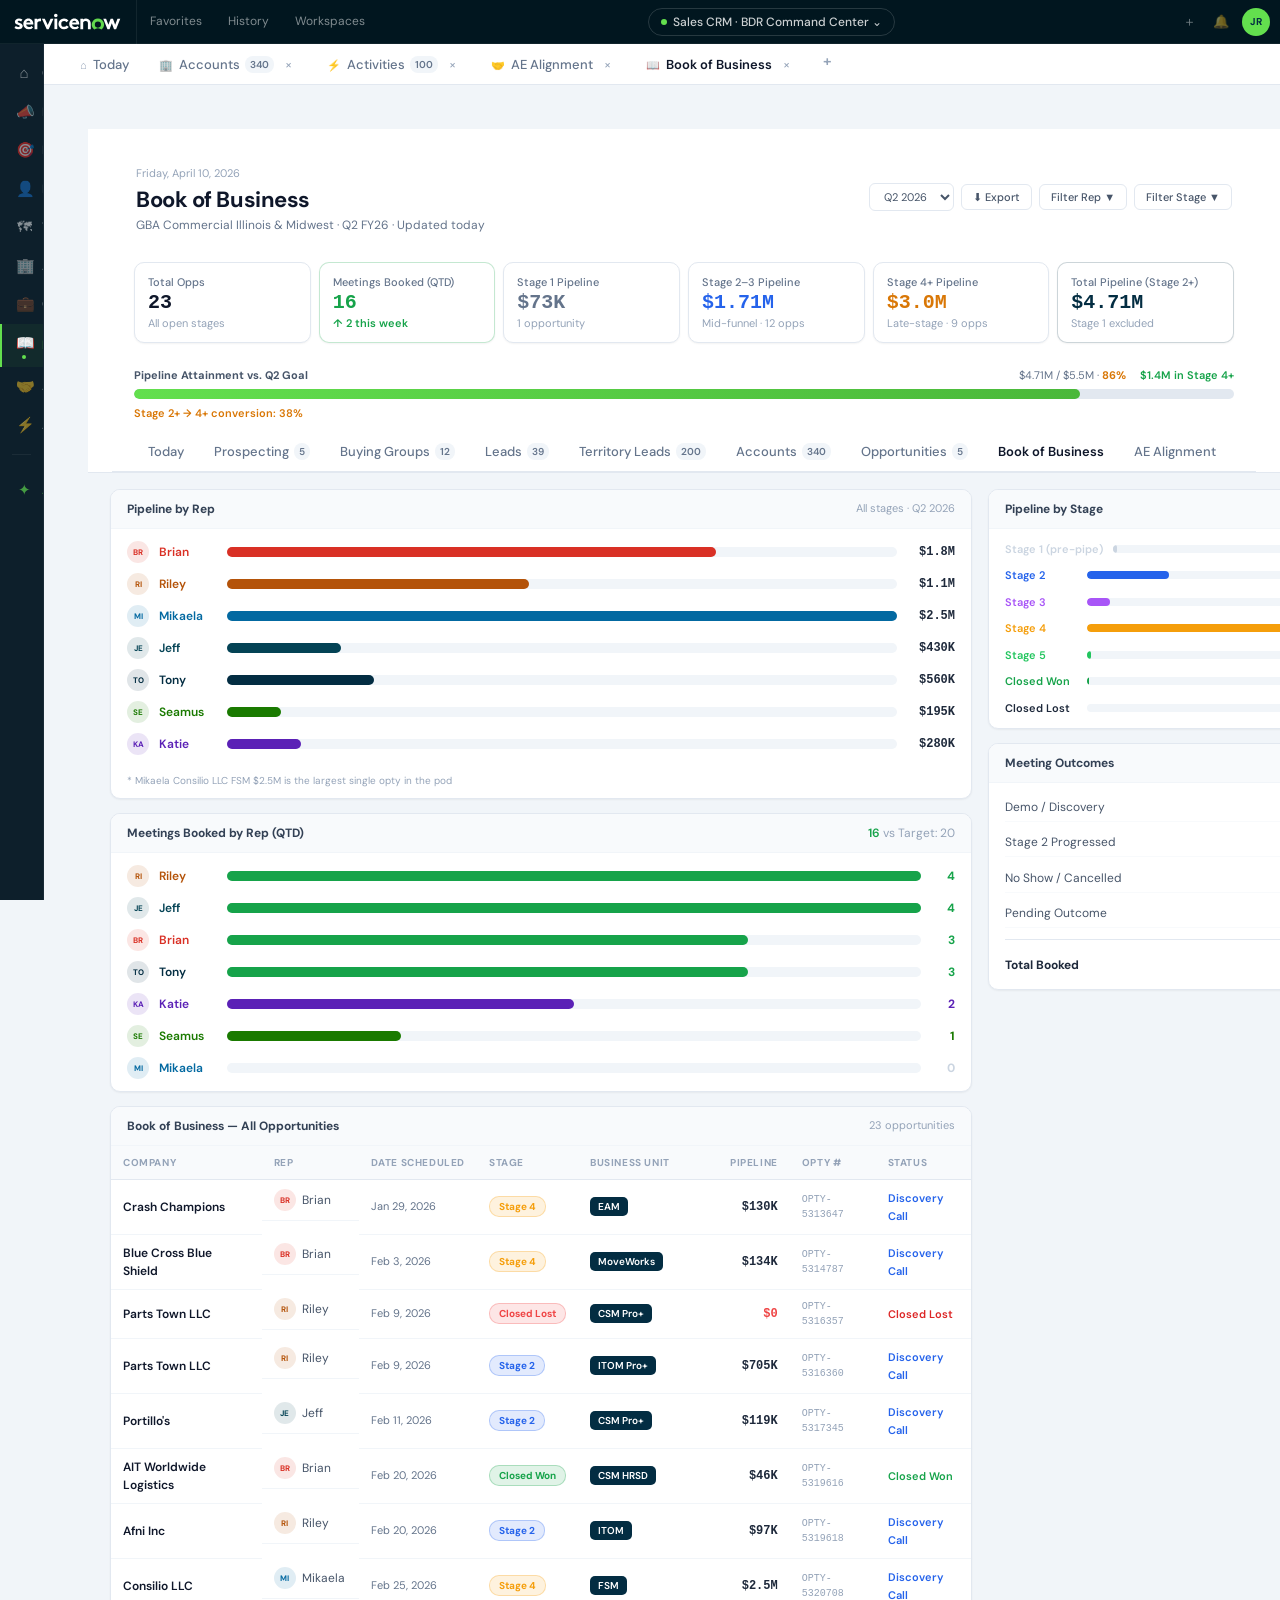
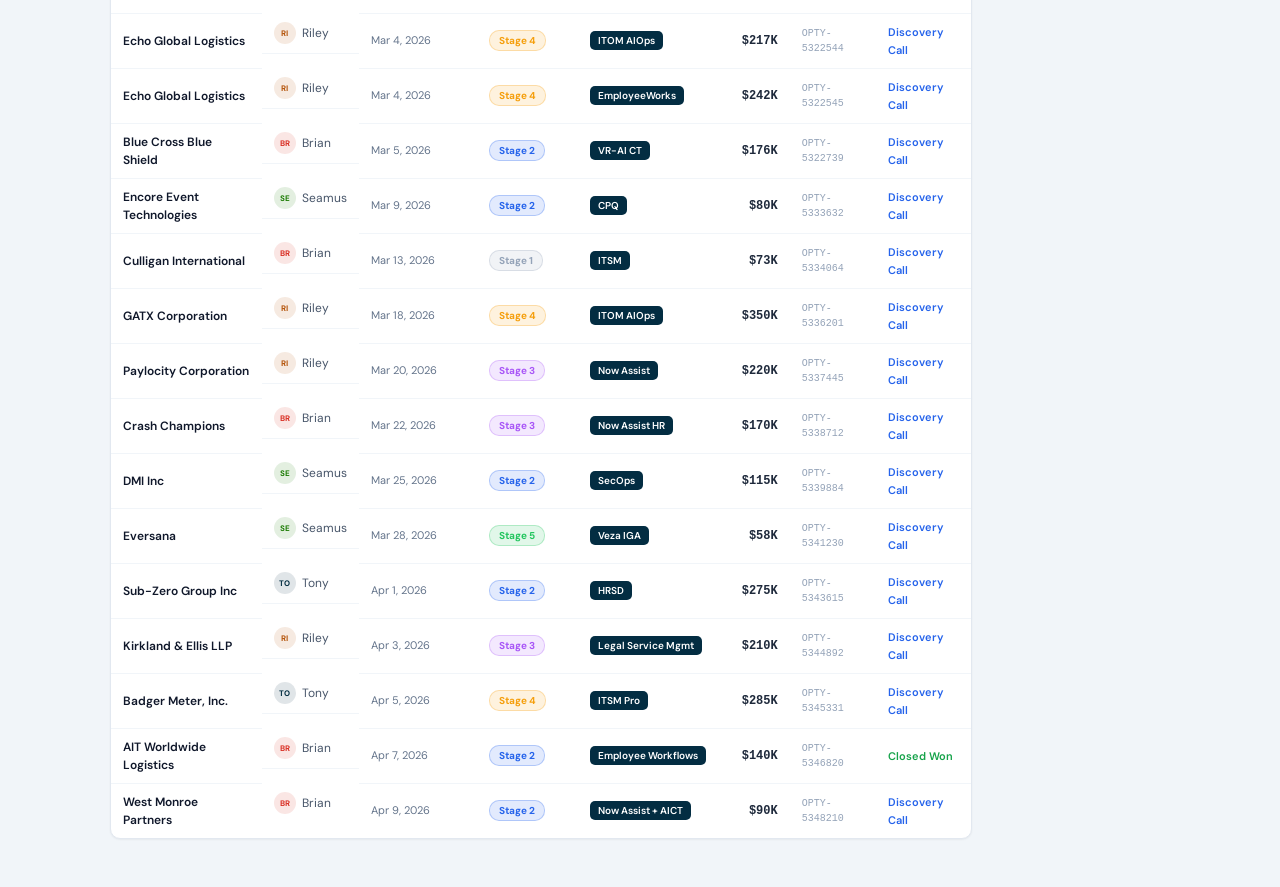
<file: book-of-business.html>
<!DOCTYPE html>
<html lang="en">
<head>
  <link rel="stylesheet" href="nav.css">
<meta charset="UTF-8">
<meta name="viewport" content="width=device-width, initial-scale=1.0">
<title>Book of Business — BDR Command Center</title>
<link href="https://fonts.googleapis.com/css2?family=DM+Sans:opsz,wght@9..40,300;9..40,400;9..40,500;9..40,600;9..40,700&family=DM+Mono:wght@400;500&display=swap" rel="stylesheet">
<style>
*,*::before,*::after{margin:0;padding:0;box-sizing:border-box;}
html,body{height:100%;}
:root{
  --ink:#032D42;--ink-nav:#01161f;--ink-mid:#043d5a;
  --wasabi:#63DF4E;--wdk:#4ab83a;
  --white:#fff;--bg:#f1f5f9;
  --s50:#f8fafc;--s100:#f1f5f9;--s200:#e2e8f0;--s300:#cbd5e1;
  --s400:#94a3b8;--s500:#64748b;--s600:#475569;--s700:#334155;
  --s800:#1e293b;--s900:#0f172a;
  --b50:#eff6ff;--b600:#2563eb;
  --g50:#f0fdf4;--g500:#22c55e;--g600:#16a34a;
  --a50:#fffbeb;--a500:#f59e0b;--a600:#d97706;
  --r50:#fff1f2;--r500:#ef4444;--r600:#dc2626;
  --p50:#faf5ff;--p500:#a855f7;
  --sh-xs:0 1px 2px rgba(0,0,0,.05);
  --sh-sm:0 1px 3px rgba(0,0,0,.10),0 1px 2px rgba(0,0,0,.06);
}
body{font-family:'DM Sans',sans-serif;background:var(--bg);color:var(--s800);font-size:13px;line-height:1.5;}
a{text-decoration:none;color:inherit;}
button{font-family:inherit;}
::-webkit-scrollbar{width:4px;height:4px;}
::-webkit-scrollbar-thumb{background:var(--s300);border-radius:2px;}

/* NAV */
.gnav{height:44px;background:var(--ink-nav);display:flex;align-items:center;position:fixed;top:0;left:0;right:0;z-index:300;border-bottom:1px solid rgba(255,255,255,.06);}
.gnav-logo{display:flex;align-items:center;padding:0 14px;height:44px;border-right:1px solid rgba(255,255,255,.07);flex-shrink:0;}
.gnav-tabs{display:flex;align-items:center;}
.gnav-tab{display:flex;align-items:center;height:44px;padding:0 13px;font-size:12px;color:rgba(255,255,255,.5);cursor:pointer;border-bottom:2px solid transparent;white-space:nowrap;}
.gnav-tab:hover{color:rgba(255,255,255,.8);background:rgba(255,255,255,.04);}
.gnav-pill-wrap{flex:1;display:flex;justify-content:center;}
.gnav-pill{display:inline-flex;align-items:center;gap:6px;font-size:12px;font-weight:500;padding:4px 12px;border-radius:20px;border:1px solid rgba(255,255,255,.15);color:rgba(255,255,255,.8);}
.gnav-pill-dot{width:6px;height:6px;border-radius:50%;background:var(--wasabi);}
.gnav-r{display:flex;align-items:center;gap:2px;padding:0 10px;}
.gnav-btn{width:30px;height:30px;display:flex;align-items:center;justify-content:center;border-radius:4px;color:rgba(255,255,255,.45);font-size:13px;border:none;background:transparent;cursor:pointer;}
.gnav-btn:hover{background:rgba(255,255,255,.07);color:rgba(255,255,255,.8);}
.gnav-av{width:28px;height:28px;background:var(--wasabi);border-radius:50%;display:flex;align-items:center;justify-content:center;font-size:10px;font-weight:700;color:var(--ink);cursor:pointer;margin-left:4px;}

/* SIDEBAR */
.sbar{position:fixed;top:44px;left:0;bottom:0;width:44px;background:#0d1f2b;border-right:1px solid rgba(255,255,255,.05);z-index:200;display:flex;flex-direction:column;overflow:hidden;transition:width .22s cubic-bezier(.4,0,.2,1);}
.sbar:hover{width:180px;box-shadow:4px 0 20px rgba(0,0,0,.25);}
.sbar-sec{padding:10px 0 4px;}
.sbar-lbl{font-size:9px;font-weight:700;letter-spacing:.10em;text-transform:uppercase;color:rgba(255,255,255,.20);padding:0 14px;margin-bottom:2px;display:block;white-space:nowrap;opacity:0;transition:opacity .15s .05s;}
.sbar:hover .sbar-lbl{opacity:1;}
.sbar-item{display:flex;align-items:center;gap:10px;padding:8px 14px;font-size:12px;color:rgba(255,255,255,.50);border-left:2px solid transparent;transition:background .12s,color .12s;text-decoration:none;white-space:nowrap;}
.sbar-item:hover{background:rgba(255,255,255,.05);color:rgba(255,255,255,.85);}
.sbar-item.on{color:var(--wasabi);border-left-color:var(--wasabi);background:rgba(99,223,78,.06);font-weight:500;}
.sbar-ic{width:16px;min-width:16px;text-align:center;font-size:15px;flex-shrink:0;}
.sbar-item.on .sbar-ic::after{content:'';display:block;width:4px;height:4px;border-radius:50%;background:var(--wasabi);margin:1px auto 0;}
.sbar:hover .sbar-item.on .sbar-ic::after{display:none;}
.sb{margin-left:auto;font-size:9px;font-weight:600;padding:1px 5px;border-radius:8px;background:rgba(255,255,255,.08);color:rgba(255,255,255,.40);opacity:0;transition:opacity .1s;flex-shrink:0;}
.sbar:hover .sb{opacity:1;}
.sb.r{background:rgba(239,68,68,.20);color:#fca5a5;}
.sdiv{height:1px;background:rgba(255,255,255,.06);margin:5px 10px;}
.sbar-footer{padding:8px 14px 10px;font-size:9px;color:rgba(255,255,255,.14);margin-top:auto;white-space:nowrap;opacity:0;transition:opacity .15s;}
.sbar:hover .sbar-footer{opacity:1;}

/* LAYOUT */
.main{margin-top:44px;margin-left:44px;min-height:calc(100vh - 44px);display:flex;flex-direction:column;}
.page-hdr{background:var(--white);border-bottom:1px solid var(--s200);padding:18px 24px 0;position:sticky;top:44px;z-index:100;}
.phdr-top{display:flex;align-items:flex-start;justify-content:space-between;margin-bottom:14px;}
.phdr-name{font-size:22px;font-weight:700;color:var(--s900);letter-spacing:-.02em;}
.phdr-sub{font-size:12px;color:var(--s500);margin-top:2px;}
.phdr-acts{display:flex;align-items:center;gap:7px;flex-shrink:0;}

/* BUTTONS */
.btn{display:inline-flex;align-items:center;gap:5px;font-family:inherit;font-size:12px;font-weight:500;padding:6px 13px;border-radius:6px;cursor:pointer;border:1px solid;transition:.12s;white-space:nowrap;text-decoration:none;}
.btn-g{background:transparent;color:var(--s600);border-color:var(--s200);}
.btn-g:hover{background:var(--s50);border-color:var(--s300);}
.btn-p{background:var(--ink);color:var(--white);border-color:var(--ink);}
.btn-p:hover{background:var(--ink-mid);}
.btn-sm{font-size:11px;padding:5px 11px;}

/* KPI CARDS */
.kpi-row{display:flex;gap:8px;margin-bottom:12px;}
.kpi{flex:1;background:var(--white);border:1px solid var(--s200);border-radius:10px;padding:11px 13px;box-shadow:var(--sh-xs);}
.kpi-lbl{font-size:11px;color:var(--s500);margin-bottom:2px;font-weight:500;}
.kpi-val{font-size:20px;font-weight:700;color:var(--s900);line-height:1;margin-bottom:2px;font-family:monospace;}
.kpi-d{font-size:11px;color:var(--s400);}
.kpi-d.up{color:var(--g600);font-weight:600;}
.kpi-d.warn{color:var(--a600);font-weight:600;}
.kpi-d.danger{color:var(--r600);font-weight:600;}

/* AE SCORECARDS */
.ae-row{display:flex;gap:8px;margin-bottom:4px;overflow-x:auto;padding-bottom:4px;}
.ae-row::-webkit-scrollbar{height:3px;}
.ae-card{flex:0 0 140px;background:var(--white);border:1px solid var(--s200);border-radius:10px;padding:10px 12px;box-shadow:var(--sh-xs);cursor:pointer;transition:.12s;}
.ae-card:hover{border-color:var(--s300);box-shadow:var(--sh-sm);}
.ae-card.sel{border-color:var(--ink);background:rgba(3,45,66,.03);}
.ae-card-top{display:flex;align-items:center;gap:7px;margin-bottom:8px;}
.ae-av{width:24px;height:24px;border-radius:50%;display:flex;align-items:center;justify-content:center;font-size:9px;font-weight:700;flex-shrink:0;}
.ae-name{font-size:12px;font-weight:600;color:var(--s800);}
.ae-accts{font-size:10px;color:var(--s400);}
.ae-metrics{display:flex;flex-direction:column;gap:3px;}
.ae-metric{display:flex;justify-content:space-between;align-items:center;}
.ae-metric-lbl{font-size:10px;color:var(--s400);}
.ae-metric-val{font-size:11px;font-weight:600;color:var(--s700);font-family:monospace;}
.ae-bar{height:3px;background:var(--s100);border-radius:2px;overflow:hidden;margin-top:6px;}
.ae-bar-fill{height:100%;border-radius:2px;}

/* TABS */
.page-tabs{display:flex;border-bottom:2px solid var(--s200);}
.ptab{padding:8px 14px;font-size:12px;font-weight:500;color:var(--s500);cursor:pointer;border-bottom:2px solid transparent;margin-bottom:-2px;white-space:nowrap;display:flex;align-items:center;gap:6px;background:none;border-top:none;border-left:none;border-right:none;}
.ptab:hover{color:var(--s800);}
.ptab.on{color:var(--ink);border-bottom-color:var(--ink);font-weight:600;}
.ptab .ct{font-size:10px;font-weight:700;padding:1px 6px;border-radius:10px;background:var(--s100);color:var(--s500);}
.ptab.on .ct{background:rgba(3,45,66,.1);color:var(--ink);}

/* PAGE BODY */
.page-body{display:flex;flex:1;min-height:0;}
.body-main{flex:1;padding:14px 22px 48px;display:flex;flex-direction:column;gap:12px;min-width:0;overflow-x:hidden;}
.body-side{width:260px;flex-shrink:0;border-left:1px solid var(--s200);background:var(--white);padding:14px 15px;display:flex;flex-direction:column;gap:16px;overflow-y:auto;position:sticky;top:calc(44px + 280px);max-height:calc(100vh - 44px - 280px);align-self:flex-start;}

/* FILTER BAR */
.filter-bar{display:flex;align-items:center;gap:8px;flex-wrap:wrap;}
.filter-search{position:relative;flex:1;min-width:200px;max-width:300px;}
.filter-search input{width:100%;padding:7px 10px 7px 30px;border:1px solid var(--s200);border-radius:7px;font-size:12px;font-family:inherit;background:var(--white);color:var(--s800);}
.filter-search input:focus{outline:none;border-color:var(--s400);}
.filter-search svg{position:absolute;left:9px;top:50%;transform:translateY(-50%);width:13px;height:13px;color:var(--s400);}
.chip{display:inline-flex;align-items:center;gap:4px;font-size:11px;font-weight:500;padding:5px 11px;border-radius:20px;border:1px solid var(--s200);background:var(--white);cursor:pointer;color:var(--s600);transition:.1s;}
.chip:hover{border-color:var(--s300);background:var(--s50);}
.chip.on{background:var(--ink);color:var(--white);border-color:var(--ink);}
.chip .chip-dot{width:7px;height:7px;border-radius:50%;flex-shrink:0;}
.filter-count{margin-left:auto;font-size:12px;color:var(--s400);}

/* ACCOUNT TABLE */
.acct-table-wrap{background:var(--white);border:1px solid var(--s200);border-radius:10px;overflow:hidden;box-shadow:var(--sh-xs);}
.acct-table{width:100%;border-collapse:collapse;min-width:900px;}
.acct-table th{font-size:10px;font-weight:700;text-transform:uppercase;letter-spacing:.06em;color:var(--s400);padding:9px 12px;text-align:left;border-bottom:1px solid var(--s200);background:var(--s50);white-space:nowrap;cursor:pointer;user-select:none;}
.acct-table th:hover{color:var(--s600);}
.acct-table td{padding:9px 12px;border-bottom:1px solid var(--s100);vertical-align:middle;font-size:12px;}
.acct-table tr:last-child td{border-bottom:none;}
.acct-table tr:hover td{background:var(--s50);}
.acct-name{font-weight:600;color:var(--s900);}
.acct-name:hover{color:var(--b600);cursor:pointer;}
.acct-parent{font-size:10px;color:var(--s400);margin-top:1px;}

/* PILLS */
.type-pill{display:inline-flex;align-items:center;font-size:10px;font-weight:600;padding:2px 8px;border-radius:8px;}
.tp-customer{background:var(--g50);color:var(--g600);}
.tp-prospect{background:var(--b50);color:var(--b600);}
.tp-newlogo{background:var(--p50);color:var(--p500);}
.tp-fmrcust{background:var(--a50);color:var(--a600);}

.status-pill{display:inline-flex;align-items:center;gap:4px;font-size:10px;font-weight:600;padding:2px 8px;border-radius:10px;}
.sp-active{background:rgba(22,163,74,.1);color:var(--g600);}
.sp-covered{background:rgba(3,45,66,.07);color:var(--ink);}
.sp-none{background:var(--s100);color:var(--s400);}
.sp-pipeline{background:rgba(37,99,235,.1);color:var(--b600);}
.status-dot{width:5px;height:5px;border-radius:50%;}

/* PRODUCT CHIPS */
.prod-chips{display:flex;flex-wrap:wrap;gap:3px;}
.prod-chip{font-size:9px;font-weight:600;padding:1px 6px;border-radius:4px;background:rgba(3,45,66,.07);color:var(--ink);}
.prod-chip.target{background:rgba(99,223,78,.12);color:#166534;border:1px dashed rgba(99,223,78,.3);}

/* AE BUBBLE */
.ae-dot{width:22px;height:22px;border-radius:50%;display:inline-flex;align-items:center;justify-content:center;font-size:8px;font-weight:700;flex-shrink:0;}

/* MINI COUNTS */
.mini-ct{display:inline-flex;align-items:center;justify-content:center;min-width:20px;height:20px;border-radius:10px;font-size:10px;font-weight:700;padding:0 5px;}
.mc-lead{background:rgba(220,38,38,.1);color:var(--r600);}
.mc-bg{background:rgba(3,45,66,.08);color:var(--ink);}
.mc-zero{color:var(--s300);font-weight:400;}

/* SIDE PANEL */
.side-hd{font-size:10px;font-weight:700;text-transform:uppercase;letter-spacing:.07em;color:var(--s400);margin-bottom:8px;}
.cov-gauge{width:100%;margin-bottom:4px;}
.cov-track{height:8px;background:var(--s100);border-radius:4px;overflow:hidden;}
.cov-fill{height:100%;border-radius:4px;background:linear-gradient(90deg,var(--g500),var(--wdk));}
.cov-label{display:flex;justify-content:space-between;font-size:10px;color:var(--s500);margin-top:4px;}
.side-bar-row{display:flex;align-items:center;gap:8px;margin-bottom:5px;}
.side-bar-lbl{font-size:11px;color:var(--s600);min-width:60px;}
.side-bar-track{flex:1;height:4px;background:var(--s100);border-radius:2px;overflow:hidden;}
.side-bar-fill{height:100%;border-radius:2px;}
.side-bar-val{font-size:10px;font-weight:600;color:var(--s700);min-width:28px;text-align:right;font-family:monospace;}

@keyframes fadeIn{from{opacity:0;transform:translateY(3px);}to{opacity:1;transform:translateY(0);}}
.fade-in{animation:fadeIn .14s ease;}

/* CROSS-PAGE TABS */
.ptabs{display:flex;align-items:center;border-bottom:1px solid var(--s200);margin:0;padding:0;overflow-x:auto;background:var(--white);}
.ptabs::-webkit-scrollbar{height:0;}
.ptab{display:inline-flex;align-items:center;gap:5px;padding:10px 14px;font-size:13px;font-weight:500;color:var(--s500);border-bottom:2px solid transparent;white-space:nowrap;transition:.1s;text-decoration:none;cursor:pointer;}
.ptab:hover{color:var(--s700);}
.ptab.on{color:var(--s900);border-bottom-color:var(--ink);font-weight:600;}
.ptab-ct{font-size:10px;font-weight:600;padding:1px 5px;border-radius:8px;background:var(--s100);color:var(--s500);}
.ptab.on .ptab-ct{background:var(--ink);color:var(--white);}

/* PERF CARDS */
.perf-cards{display:grid;grid-template-columns:repeat(7,1fr);gap:8px;padding:14px 22px;}
.pc{background:var(--white);border:1px solid var(--s200);border-radius:10px;padding:11px 13px;box-shadow:var(--sh-xs);}
.pc-hi{border-color:rgba(22,163,74,.25);}
.pc-lbl{font-size:11px;color:var(--s500);margin-bottom:2px;font-weight:500;}
.pc-val{font-size:20px;font-weight:700;color:var(--s900);line-height:1;font-family:monospace;}
.pc-sub{font-size:11px;color:var(--s400);margin-top:2px;}
/* PANEL */
.panel{background:var(--white);border:1px solid var(--s200);border-radius:10px;overflow:hidden;box-shadow:var(--sh-xs);}
.panel-hd{display:flex;align-items:center;justify-content:space-between;padding:10px 16px;border-bottom:1px solid var(--s100);background:var(--s50);}
.panel-title{font-size:12px;font-weight:700;color:var(--s700);}
/* OPTY TABLE */
.opty-tbl{width:100%;border-collapse:collapse;min-width:860px;}
.opty-tbl th{font-size:10px;font-weight:700;text-transform:uppercase;letter-spacing:.06em;color:var(--s400);padding:9px 12px;text-align:left;border-bottom:1px solid var(--s200);background:var(--s50);white-space:nowrap;}
.opty-tbl td{padding:9px 12px;border-bottom:1px solid var(--s100);vertical-align:middle;font-size:12px;}
.opty-tbl tr:last-child td{border-bottom:none;}
.opty-tbl tr:hover td{background:var(--s50);}
.stage-pill{display:inline-flex;align-items:center;font-size:10px;font-weight:700;padding:2px 9px;border-radius:10px;white-space:nowrap;}
.bu-chip{display:inline-flex;align-items:center;font-size:10px;font-weight:600;padding:2px 8px;border-radius:5px;background:var(--ink);color:var(--white);white-space:nowrap;}
/* MEETING TABLE */
.mt-row{display:flex;align-items:center;justify-content:space-between;padding:4px 0;border-bottom:1px solid var(--s50);}
.mt-row:last-child{border-bottom:none;}
.mt-lbl{font-size:12px;color:var(--s600);}
.mt-val{font-size:13px;font-weight:700;color:var(--s800);}
/* CTRL */
.ctrl-sel{font-family:inherit;font-size:11px;padding:5px 10px;border:1px solid var(--s200);border-radius:6px;background:var(--white);color:var(--s600);cursor:pointer;}
/* PTABS */
.ptabs{display:flex;align-items:center;border-bottom:1px solid var(--s200);padding:0 22px;background:var(--white);}
.ptab{display:inline-flex;align-items:center;gap:5px;padding:10px 14px;font-size:13px;font-weight:500;color:var(--s500);border-bottom:2px solid transparent;white-space:nowrap;transition:.1s;text-decoration:none;}
.ptab:hover{color:var(--s700);}
.ptab.on{color:var(--s900);border-bottom-color:var(--ink);font-weight:600;}
.ptab-ct{font-size:10px;font-weight:600;padding:1px 5px;border-radius:8px;background:var(--s100);color:var(--s500);}
.ptab.on .ptab-ct{background:var(--ink);color:var(--white);}
.btn{display:inline-flex;align-items:center;gap:5px;font-family:inherit;font-size:12px;font-weight:500;padding:6px 13px;border-radius:6px;cursor:pointer;border:1px solid;transition:.12s;white-space:nowrap;}
.btn-g{background:transparent;color:var(--s600);border-color:var(--s200);}
.btn-g:hover{background:var(--s50);}
.btn-sm{font-size:11px;padding:5px 11px;}
</style>
</head>
<body>
<div class="app-shell">

<div class="main">
  <div class="page-hdr">
    <div style="display:flex;align-items:flex-start;justify-content:space-between;margin-bottom:14px;padding:18px 24px 0">
      <div>
        <div style="font-size:11px;color:var(--s400);margin-bottom:2px">Friday, April 10, 2026</div>
        <div style="font-size:22px;font-weight:700;color:var(--s900);letter-spacing:-.02em">Book of Business</div>
        <div style="font-size:12px;color:var(--s500)">GBA Commercial Illinois &amp; Midwest · Q2 FY26 · Updated today</div>
      </div>
      <div style="display:flex;align-items:center;gap:7px;padding-top:18px">
        <select class="ctrl-sel"><option>Q2 2026</option><option>Q1 2026</option></select>
        <button class="btn btn-g btn-sm">⬇ Export</button>
        <button class="btn btn-g btn-sm">Filter Rep ▼</button>
        <button class="btn btn-g btn-sm">Filter Stage ▼</button>
      </div>
    </div>

    <!-- PERF CARDS -->
    <div class="perf-cards" style="grid-template-columns:repeat(6,1fr)">
      <div class="pc"><div class="pc-lbl">Total Opps</div><div class="pc-val">23</div><div class="pc-sub">All open stages</div></div>
      <div class="pc pc-hi"><div class="pc-lbl">Meetings Booked (QTD)</div><div class="pc-val" style="color:var(--g600)">16</div><div class="pc-sub"><span style="color:var(--g600);font-weight:600">↑ 2 this week</span></div></div>
      <div class="pc"><div class="pc-lbl">Stage 1 Pipeline</div><div class="pc-val" style="color:var(--s500)">$73K</div><div class="pc-sub">1 opportunity</div></div>
      <div class="pc"><div class="pc-lbl">Stage 2–3 Pipeline</div><div class="pc-val" style="color:var(--b600)">$1.71M</div><div class="pc-sub">Mid-funnel · 12 opps</div></div>
      <div class="pc"><div class="pc-lbl">Stage 4+ Pipeline</div><div class="pc-val" style="color:var(--a600)">$3.0M</div><div class="pc-sub">Late-stage · 9 opps</div></div>
      <div class="pc" style="border-color:rgba(3,45,66,.2)"><div class="pc-lbl">Total Pipeline (Stage 2+)</div><div class="pc-val" style="color:var(--ink)">$4.71M</div><div class="pc-sub">Stage 1 excluded</div></div>
    </div>

    <!-- ATTAINMENT BAR -->
    <div style="padding:10px 22px 0">
      <div style="display:flex;align-items:center;justify-content:space-between;margin-bottom:5px">
        <div style="font-size:11px;font-weight:700;color:var(--s600)">Pipeline Attainment vs. Q2 Goal</div>
        <div style="display:flex;align-items:center;gap:14px;font-size:11px;color:var(--s500)">
          <span>$4.71M / $5.5M · <strong style="color:var(--a600)">86%</strong></span>
          <span style="color:var(--g600);font-weight:600">$1.4M in Stage 4+</span>
        </div>
      </div>
      <div style="height:10px;background:var(--s200);border-radius:5px;overflow:hidden;margin-bottom:6px">
        <div style="height:100%;width:86%;background:linear-gradient(90deg,var(--wasabi),var(--wdk));border-radius:5px"></div>
      </div>
      <div style="font-size:11px;color:var(--a600);font-weight:600">Stage 2+ → 4+ conversion: 38%</div>
    </div>

    <!-- TABS -->
    <div class="ptabs" style="margin-top:10px">
      <a href="index.html"            class="ptab">Today</a>
      <a href="campaigns.html"        class="ptab">Prospecting <span class="ptab-ct">5</span></a>
      <a href="buying-groups.html"    class="ptab">Buying Groups <span class="ptab-ct">12</span></a>
      <a href="leads.html"            class="ptab">Leads <span class="ptab-ct">39</span></a>
      <a href="territory-leads.html"  class="ptab">Territory Leads <span class="ptab-ct">200</span></a>
      <a href="accounts.html"         class="ptab">Accounts <span class="ptab-ct">340</span></a>
      <a href="opportunities.html"    class="ptab">Opportunities <span class="ptab-ct">5</span></a>
      <a href="book-of-business.html" class="ptab on">Book of Business</a>
      <a href="ae-alignment.html"     class="ptab">AE Alignment</a>
    </div>
  </div><!-- /page-hdr -->

  <div class="page-body" style="padding:16px 22px 48px;display:grid;grid-template-columns:1fr 380px;gap:16px;align-items:start">

    <!-- LEFT COLUMN -->
    <div style="display:flex;flex-direction:column;gap:14px">

      <!-- PIPELINE BY REP -->
      <div class="panel">
        <div class="panel-hd">
          <span class="panel-title">Pipeline by Rep</span>
          <span style="font-size:11px;color:var(--s400)">All stages · Q2 2026</span>
        </div>
        <div style="padding:12px 16px;display:flex;flex-direction:column;gap:10px" id="repBars"></div>
        <div style="padding:6px 16px 10px;font-size:10px;color:var(--s400)">* Mikaela Consilio LLC FSM $2.5M is the largest single opty in the pod</div>
      </div>

      <!-- MEETINGS BY REP -->
      <div class="panel">
        <div class="panel-hd">
          <span class="panel-title">Meetings Booked by Rep (QTD)</span>
          <span style="font-size:12px;font-weight:600;color:var(--g600)">16 <span style="color:var(--s400);font-weight:400">vs Target: 20</span></span>
        </div>
        <div style="padding:12px 16px;display:flex;flex-direction:column;gap:10px" id="meetingBars"></div>
      </div>

      <!-- ALL OPPORTUNITIES TABLE -->
      <div class="panel" style="overflow:hidden">
        <div class="panel-hd">
          <span class="panel-title">Book of Business — All Opportunities</span>
          <span style="font-size:11px;color:var(--s400)">23 opportunities</span>
        </div>
        <div style="overflow-x:auto">
          <table class="opty-tbl">
            <thead>
              <tr>
                <th>Company</th>
                <th>Rep</th>
                <th>Date Scheduled</th>
                <th>Stage</th>
                <th>Business Unit</th>
                <th style="text-align:right">Pipeline</th>
                <th>OPTY #</th>
                <th>Status</th>
              </tr>
            </thead>
            <tbody id="optyBody"></tbody>
          </table>
        </div>
      </div>

    </div><!-- /left -->

    <!-- RIGHT COLUMN: PIPELINE BY STAGE -->
    <div style="display:flex;flex-direction:column;gap:14px;position:sticky;top:calc(44px + 280px)">
      <div class="panel">
        <div class="panel-hd"><span class="panel-title">Pipeline by Stage</span></div>
        <div style="padding:12px 16px;display:flex;flex-direction:column;gap:10px" id="stageBars"></div>
      </div>

      <!-- MEETINGS BY STAGE BREAKDOWN -->
      <div class="panel">
        <div class="panel-hd"><span class="panel-title">Meeting Outcomes</span></div>
        <div style="padding:10px 16px;display:flex;flex-direction:column;gap:7px">
          <div class="mt-row"><span class="mt-lbl">Demo / Discovery</span><span class="mt-val">8</span></div>
          <div class="mt-row"><span class="mt-lbl">Stage 2 Progressed</span><span class="mt-val" style="color:var(--g600)">5</span></div>
          <div class="mt-row"><span class="mt-lbl">No Show / Cancelled</span><span class="mt-val" style="color:var(--r600)">2</span></div>
          <div class="mt-row"><span class="mt-lbl">Pending Outcome</span><span class="mt-val" style="color:var(--a600)">1</span></div>
          <div style="height:1px;background:var(--s200);margin:4px 0"></div>
          <div class="mt-row"><span class="mt-lbl" style="font-weight:700;color:var(--s800)">Total Booked</span><span class="mt-val" style="font-weight:700;color:var(--s900)">16</span></div>
        </div>
      </div>
    </div>

  </div>
</div><!-- /main -->

<script>
const AE_STYLES = {
  Tony:    {hex:'#032D42',bg:'rgba(3,45,66,.12)'},
  Jeff:    {hex:'#044355',bg:'rgba(4,67,85,.12)'},
  Riley:   {hex:'#B45309',bg:'rgba(180,83,9,.12)'},
  Katie:   {hex:'#5B21B6',bg:'rgba(91,33,182,.12)'},
  Brian:   {hex:'#D93025',bg:'rgba(217,48,37,.12)'},
  Seamus:  {hex:'#1a7a00',bg:'rgba(26,122,0,.12)'},
  Mikaela:{hex:'#0369A1',bg:'rgba(3,105,161,.12)'},
};

const REP_PIPELINE = [
  {rep:'Brian',   pipe:1820000, goal:2000000},
  {rep:'Riley',   pipe:1130000, goal:1500000},
  {rep:'Mikaela', pipe:2500000, goal:1200000},
  {rep:'Jeff',    pipe:430000,  goal:800000},
  {rep:'Tony',    pipe:560000,  goal:700000},
  {rep:'Seamus',  pipe:195000,  goal:600000},
  {rep:'Katie',   pipe:280000,  goal:700000},
];

const REP_MEETINGS = [
  {rep:'Riley',   meetings:4, target:3},
  {rep:'Jeff',    meetings:4, target:3},
  {rep:'Brian',   meetings:3, target:3},
  {rep:'Tony',    meetings:3, target:3},
  {rep:'Katie',   meetings:2, target:3},
  {rep:'Seamus',  meetings:1, target:3},
  {rep:'Mikaela', meetings:0, target:3},
];

const STAGE_DATA = [
  {stage:'Stage 1 (pre-pipe)', color:'var(--s300)', pipe:73000},
  {stage:'Stage 2', color:'var(--b600)', pipe:1320000},
  {stage:'Stage 3', color:'var(--p500)', pipe:390000},
  {stage:'Stage 4', color:'var(--a500)', pipe:3400000},
  {stage:'Stage 5', color:'var(--g500)', pipe:58000},
  {stage:'Closed Won', color:'var(--g600)', pipe:46000},
  {stage:'Closed Lost', color:'var(--r400)', pipe:0},
];

const OPTIES = [
  {company:'Crash Champions',          rep:'Brian',   date:'Jan 29, 2026', stage:'Stage 4', bu:'EAM',               pipe:130000,  opty:'OPTY-5313647', status:'Discovery Call'},
  {company:'Blue Cross Blue Shield',   rep:'Brian',   date:'Feb 3, 2026',  stage:'Stage 4', bu:'MoveWorks',         pipe:134000,  opty:'OPTY-5314787', status:'Discovery Call'},
  {company:'Parts Town LLC',           rep:'Riley',   date:'Feb 9, 2026',  stage:'Closed Lost',bu:'CSM Pro+',        pipe:0,       opty:'OPTY-5316357', status:'Closed Lost'},
  {company:'Parts Town LLC',           rep:'Riley',   date:'Feb 9, 2026',  stage:'Stage 2', bu:'ITOM Pro+',         pipe:705000,  opty:'OPTY-5316360', status:'Discovery Call'},
  {company:"Portillo's",               rep:'Jeff',    date:'Feb 11, 2026', stage:'Stage 2', bu:'CSM Pro+',          pipe:119000,  opty:'OPTY-5317345', status:'Discovery Call'},
  {company:'AIT Worldwide Logistics',  rep:'Brian',   date:'Feb 20, 2026', stage:'Closed Won',bu:'CSM HRSD',        pipe:46000,   opty:'OPTY-5319616', status:'Closed Won'},
  {company:'Afni Inc',                 rep:'Riley',   date:'Feb 20, 2026', stage:'Stage 2', bu:'ITOM',              pipe:97000,   opty:'OPTY-5319618', status:'Discovery Call'},
  {company:'Consilio LLC',             rep:'Mikaela', date:'Feb 25, 2026', stage:'Stage 4', bu:'FSM',               pipe:2500000, opty:'OPTY-5320708', status:'Discovery Call'},
  {company:'Echo Global Logistics',    rep:'Riley',   date:'Mar 4, 2026',  stage:'Stage 4', bu:'ITOM AIOps',        pipe:217000,  opty:'OPTY-5322544', status:'Discovery Call'},
  {company:'Echo Global Logistics',    rep:'Riley',   date:'Mar 4, 2026',  stage:'Stage 4', bu:'EmployeeWorks',     pipe:242000,  opty:'OPTY-5322545', status:'Discovery Call'},
  {company:'Blue Cross Blue Shield',   rep:'Brian',   date:'Mar 5, 2026',  stage:'Stage 2', bu:'VR-AI CT',          pipe:176000,  opty:'OPTY-5322739', status:'Discovery Call'},
  {company:'Encore Event Technologies',rep:'Seamus',  date:'Mar 9, 2026',  stage:'Stage 2', bu:'CPQ',               pipe:80000,   opty:'OPTY-5333632', status:'Discovery Call'},
  {company:'Culligan International',   rep:'Brian',   date:'Mar 13, 2026', stage:'Stage 1', bu:'ITSM',              pipe:73000,   opty:'OPTY-5334064', status:'Discovery Call'},
  {company:'GATX Corporation',         rep:'Riley',   date:'Mar 18, 2026', stage:'Stage 4', bu:'ITOM AIOps',        pipe:350000,  opty:'OPTY-5336201', status:'Discovery Call'},
  {company:'Paylocity Corporation',    rep:'Riley',   date:'Mar 20, 2026', stage:'Stage 3', bu:'Now Assist',        pipe:220000,  opty:'OPTY-5337445', status:'Discovery Call'},
  {company:'Crash Champions',          rep:'Brian',   date:'Mar 22, 2026', stage:'Stage 3', bu:'Now Assist HR',     pipe:170000,  opty:'OPTY-5338712', status:'Discovery Call'},
  {company:'DMI Inc',                  rep:'Seamus',  date:'Mar 25, 2026', stage:'Stage 2', bu:'SecOps',            pipe:115000,  opty:'OPTY-5339884', status:'Discovery Call'},
  {company:'Eversana',                 rep:'Seamus',  date:'Mar 28, 2026', stage:'Stage 5', bu:'Veza IGA',          pipe:58000,   opty:'OPTY-5341230', status:'Discovery Call'},
  {company:'Sub-Zero Group Inc',       rep:'Tony',    date:'Apr 1, 2026',  stage:'Stage 2', bu:'HRSD',              pipe:275000,  opty:'OPTY-5343615', status:'Discovery Call'},
  {company:'Kirkland & Ellis LLP',     rep:'Riley',   date:'Apr 3, 2026',  stage:'Stage 3', bu:'Legal Service Mgmt',pipe:210000,  opty:'OPTY-5344892', status:'Discovery Call'},
  {company:'Badger Meter, Inc.',       rep:'Tony',    date:'Apr 5, 2026',  stage:'Stage 4', bu:'ITSM Pro',          pipe:285000,  opty:'OPTY-5345331', status:'Discovery Call'},
  {company:'AIT Worldwide Logistics',  rep:'Brian',   date:'Apr 7, 2026',  stage:'Stage 2', bu:'Employee Workflows',pipe:140000,  opty:'OPTY-5346820', status:'Closed Won'},
  {company:'West Monroe Partners',     rep:'Brian',   date:'Apr 9, 2026',  stage:'Stage 2', bu:'Now Assist + AICT', pipe:90000,   opty:'OPTY-5348210', status:'Discovery Call'},
];

const STAGE_COLORS = {
  'Stage 1':'#94a3b8','Stage 2':'#2563eb','Stage 3':'#a855f7','Stage 4':'#f59e0b',
  'Stage 5':'#22c55e','Closed Won':'#16a34a','Closed Lost':'#ef4444'
};

function fmtPipe(v) {
  if(!v) return '$0';
  if(v>=1000000) return '$'+(v/1000000).toFixed(1)+'M';
  return '$'+(v/1000).toFixed(0)+'K';
}

function aeBubble(rep) {
  const s = AE_STYLES[rep] || {};
  return '<div style="width:22px;height:22px;border-radius:50%;background:'+s.bg+';color:'+s.hex+';display:inline-flex;align-items:center;justify-content:center;font-size:8px;font-weight:700;flex-shrink:0">'+rep.slice(0,2).toUpperCase()+'</div>';
}

// Pipeline by rep bars
const maxPipe = Math.max(...REP_PIPELINE.map(r=>r.pipe));
document.getElementById('repBars').innerHTML = REP_PIPELINE.map(r => {
  const s = AE_STYLES[r.rep];
  const pct = Math.round(r.pipe / maxPipe * 100);
  const goalPct = Math.min(100, Math.round(r.goal / maxPipe * 100));
  return '<div style="display:flex;align-items:center;gap:10px">' +
    aeBubble(r.rep) +
    '<span style="font-size:12px;font-weight:600;width:58px;flex-shrink:0;color:'+s.hex+'">'+r.rep+'</span>' +
    '<div style="flex:1;position:relative;height:10px;background:var(--s100);border-radius:5px;overflow:visible">' +
      '<div style="height:100%;width:'+pct+'%;background:'+s.hex+';border-radius:5px"></div>' +

    '</div>' +
    '<span style="font-size:12px;font-weight:600;color:var(--s800);min-width:48px;text-align:right;font-family:monospace">'+fmtPipe(r.pipe)+'</span>' +
  '</div>';
}).join('');

// Meetings by rep bars
const maxMeet = Math.max(...REP_MEETINGS.map(r=>r.meetings), 4);
document.getElementById('meetingBars').innerHTML = REP_MEETINGS.map(r => {
  const s = AE_STYLES[r.rep];
  const pct = Math.round(r.meetings / maxMeet * 100);
  const tgtPct = Math.round(r.target / maxMeet * 100);
  const col = r.meetings >= r.target ? 'var(--g600)' : r.meetings > 0 ? s.hex : 'var(--s300)';
  return '<div style="display:flex;align-items:center;gap:10px">' +
    aeBubble(r.rep) +
    '<span style="font-size:12px;font-weight:600;width:58px;flex-shrink:0;color:'+s.hex+'">'+r.rep+'</span>' +
    '<div style="flex:1;position:relative;height:10px;background:var(--s100);border-radius:5px;overflow:visible">' +
      '<div style="height:100%;width:'+pct+'%;background:'+col+';border-radius:5px"></div>' +

    '</div>' +
    '<span style="font-size:12px;font-weight:700;color:'+col+';min-width:24px;text-align:right">'+r.meetings+'</span>' +
  '</div>';
}).join('');

// Pipeline by stage bars
const maxStagePipe = Math.max(...STAGE_DATA.map(s=>s.pipe), 1);
document.getElementById('stageBars').innerHTML = STAGE_DATA.map(s => {
  const pct = Math.round(s.pipe / maxStagePipe * 100);
  return '<div style="display:flex;align-items:center;gap:10px">' +
    '<span style="font-size:11px;font-weight:600;color:'+s.color+';min-width:72px;flex-shrink:0">'+s.stage+'</span>' +
    '<div style="flex:1;height:8px;background:var(--s100);border-radius:4px;overflow:hidden">' +
      (s.pipe>0?'<div style="height:100%;width:'+pct+'%;background:'+s.color+';border-radius:4px"></div>':'') +
    '</div>' +
    '<span style="font-size:11px;font-weight:600;color:var(--s700);min-width:44px;text-align:right;font-family:monospace">'+fmtPipe(s.pipe)+'</span>' +
  '</div>';
}).join('');

// Opportunities table
document.getElementById('optyBody').innerHTML = OPTIES.map(o => {
  const stageCol = STAGE_COLORS[o.stage] || '#64748b';
  const isClosed = o.stage.startsWith('Closed');
  return '<tr>' +
    '<td><span style="font-weight:600;color:var(--s900)">'+o.company+'</span></td>' +
    '<td style="display:flex;align-items:center;gap:6px;padding:9px 12px">'+aeBubble(o.rep)+'<span style="font-size:12px;color:var(--s600)">'+o.rep+'</span></td>' +
    '<td style="font-size:11px;color:var(--s500)">'+o.date+'</td>' +
    '<td><span class="stage-pill" style="background:'+stageCol+'22;color:'+stageCol+';border:1px solid '+stageCol+'44">'+o.stage+'</span></td>' +
    '<td><span class="bu-chip">'+o.bu+'</span></td>' +
    '<td style="text-align:right;font-family:monospace;font-weight:600;color:'+(isClosed&&o.pipe===0?'var(--r500)':'var(--s800)')+'">'+fmtPipe(o.pipe)+'</td>' +
    '<td style="font-size:10px;color:var(--s400);font-family:monospace">'+o.opty+'</td>' +
    '<td><span style="font-size:11px;font-weight:600;color:'+(o.status==='Closed Won'?'var(--g600)':o.status==='Closed Lost'?'var(--r600)':'var(--b600)')+'">'+o.status+'</span></td>' +
  '</tr>';
}).join('');
</script>
</div><!-- /.app-shell -->
<script src="nav.js"></script>
</body>
</html>
</file>
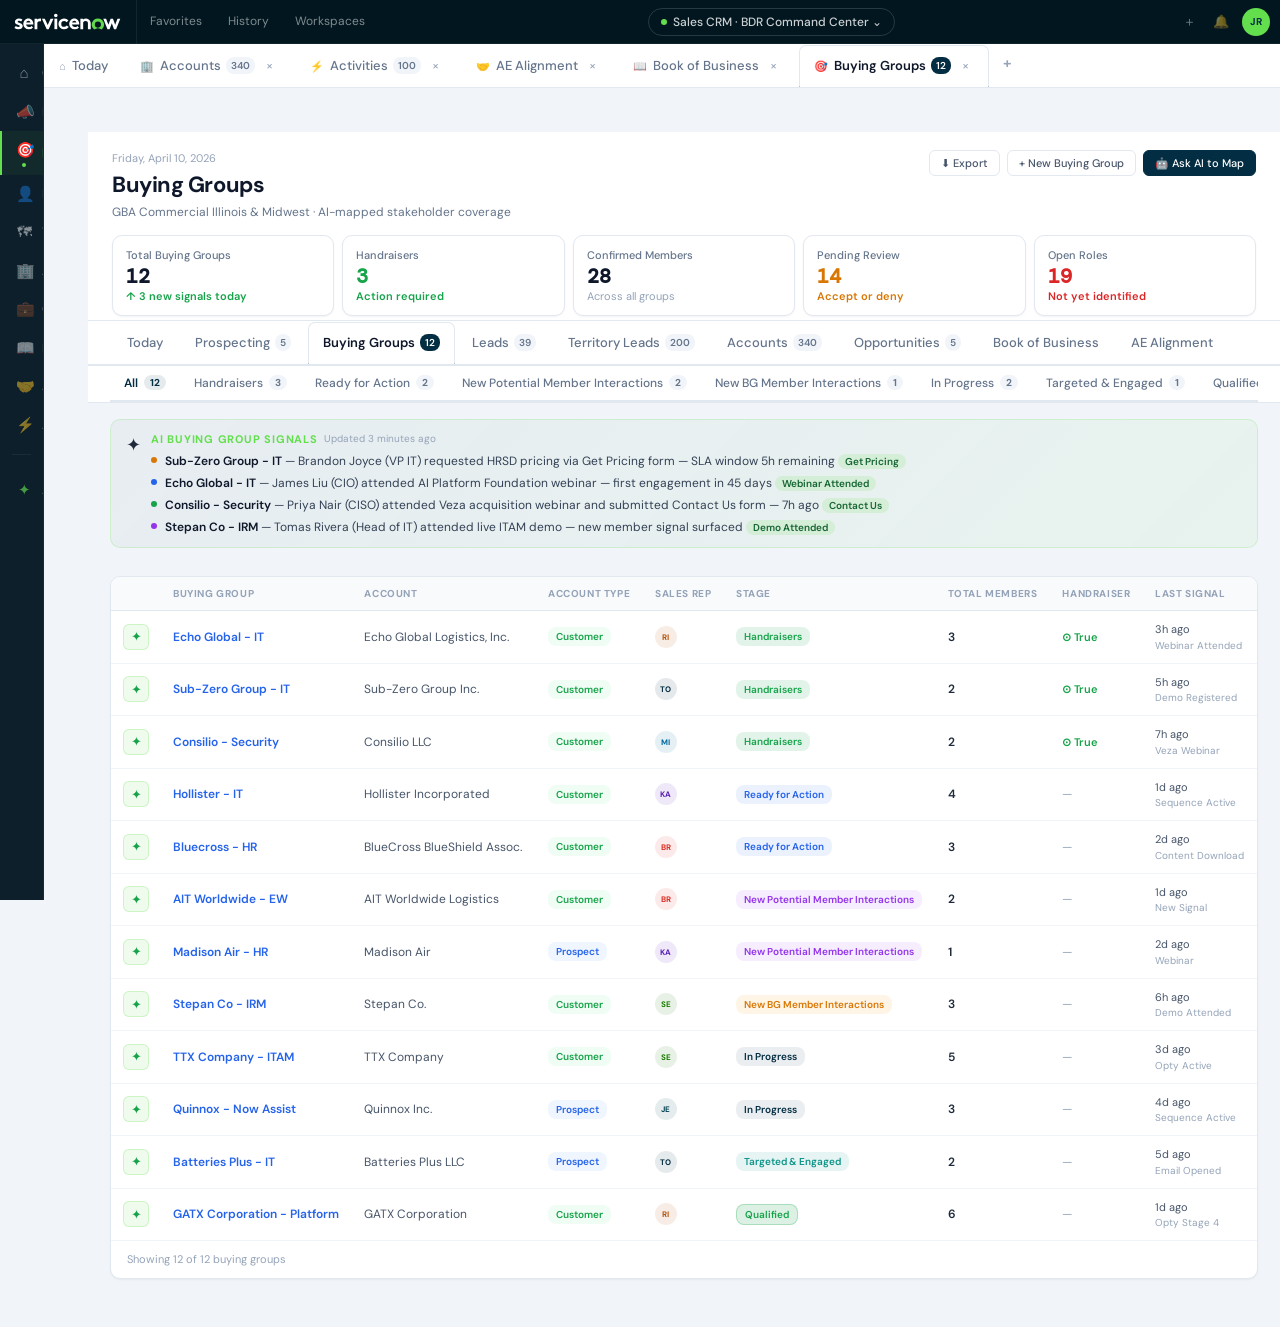
<file: buying-groups.html>
<!DOCTYPE html>
<html lang="en">
<head>
  <link rel="stylesheet" href="nav.css">
<meta charset="UTF-8">
<meta name="viewport" content="width=device-width, initial-scale=1.0">
<title>Buying Groups — BDR Command Center</title>
<link href="https://fonts.googleapis.com/css2?family=DM+Sans:opsz,wght@9..40,300;9..40,400;9..40,500;9..40,600;9..40,700&family=DM+Mono:wght@400;500&display=swap" rel="stylesheet">
<style>
*,*::before,*::after{margin:0;padding:0;box-sizing:border-box;}
html,body{height:100%;}
:root{
  --ink:#032D42;--ink-nav:#01161f;--ink-mid:#043d5a;
  --wasabi:#63DF4E;--wdk:#4ab83a;
  --white:#fff;--bg:#f1f5f9;
  --s50:#f8fafc;--s100:#f1f5f9;--s200:#e2e8f0;--s300:#cbd5e1;
  --s400:#94a3b8;--s500:#64748b;--s600:#475569;--s700:#334155;
  --s800:#1e293b;--s900:#0f172a;
  --b50:#eff6ff;--b600:#2563eb;
  --g50:#f0fdf4;--g100:#dcfce7;--g500:#22c55e;--g600:#16a34a;
  --a50:#fffbeb;--a500:#f59e0b;--a600:#d97706;
  --r50:#fff1f2;--r500:#ef4444;--r600:#dc2626;
  --p50:#faf5ff;--p500:#a855f7;--p600:#9333ea;
  --t50:#f0fdfa;--t600:#0d9488;
  --sh-xs:0 1px 2px rgba(0,0,0,.05);
  --sh-sm:0 1px 3px rgba(0,0,0,.10),0 1px 2px rgba(0,0,0,.06);
  --sh-md:0 4px 12px rgba(0,0,0,.08);
}
body{font-family:'DM Sans',sans-serif;background:var(--bg);color:var(--s800);font-size:13px;line-height:1.5;}
a{text-decoration:none;color:inherit;}
button{font-family:inherit;}
::-webkit-scrollbar{width:4px;height:4px;}
::-webkit-scrollbar-thumb{background:var(--s300);border-radius:2px;}

/* NAV */
.gnav{height:44px;background:var(--ink-nav);display:flex;align-items:center;position:fixed;top:0;left:0;right:0;z-index:300;border-bottom:1px solid rgba(255,255,255,.06);}
.gnav-logo{display:flex;align-items:center;padding:0 14px;height:44px;border-right:1px solid rgba(255,255,255,.07);flex-shrink:0;}
.gnav-tabs{display:flex;align-items:center;}
.gnav-tab{display:flex;align-items:center;height:44px;padding:0 13px;font-size:12px;color:rgba(255,255,255,.5);cursor:pointer;border-bottom:2px solid transparent;white-space:nowrap;text-decoration:none;}
.gnav-tab:hover{color:rgba(255,255,255,.8);background:rgba(255,255,255,.04);}
.gnav-pill-wrap{flex:1;display:flex;justify-content:center;}
.gnav-pill{display:inline-flex;align-items:center;gap:6px;font-size:12px;font-weight:500;padding:4px 12px;border-radius:20px;border:1px solid rgba(255,255,255,.15);color:rgba(255,255,255,.8);}
.gnav-pill-dot{width:6px;height:6px;border-radius:50%;background:var(--wasabi);}
.gnav-r{display:flex;align-items:center;gap:2px;padding:0 10px;}
.gnav-btn{width:30px;height:30px;display:flex;align-items:center;justify-content:center;border-radius:4px;color:rgba(255,255,255,.45);font-size:13px;border:none;background:transparent;cursor:pointer;}
.gnav-btn:hover{background:rgba(255,255,255,.07);color:rgba(255,255,255,.8);}
.gnav-av{width:28px;height:28px;background:var(--wasabi);border-radius:50%;display:flex;align-items:center;justify-content:center;font-size:10px;font-weight:700;color:var(--ink);cursor:pointer;margin-left:4px;}

/* SIDEBAR */
.sbar{position:fixed;top:44px;left:0;bottom:0;width:44px;background:#0d1f2b;border-right:1px solid rgba(255,255,255,.05);z-index:200;display:flex;flex-direction:column;overflow:hidden;transition:width .22s cubic-bezier(.4,0,.2,1);}
.sbar:hover{width:180px;box-shadow:4px 0 20px rgba(0,0,0,.25);}
.sbar::-webkit-scrollbar{width:0;}
.sbar-sec{padding:10px 0 4px;}
.sbar-lbl{font-size:9px;font-weight:700;letter-spacing:.10em;text-transform:uppercase;color:rgba(255,255,255,.20);padding:0 14px;margin-bottom:2px;display:block;white-space:nowrap;opacity:0;transition:opacity .15s .05s;}
.sbar:hover .sbar-lbl{opacity:1;}
.sbar-item{display:flex;align-items:center;gap:10px;padding:8px 14px;font-size:12px;color:rgba(255,255,255,.50);border-left:2px solid transparent;transition:background .12s,color .12s;text-decoration:none;white-space:nowrap;}
.sbar-item:hover{background:rgba(255,255,255,.05);color:rgba(255,255,255,.85);}
.sbar-item.on{color:var(--wasabi);border-left-color:var(--wasabi);background:rgba(99,223,78,.06);font-weight:500;}
.sbar-ic{width:16px;min-width:16px;text-align:center;font-size:15px;flex-shrink:0;}
.sbar-item.on .sbar-ic::after{content:'';display:block;width:4px;height:4px;border-radius:50%;background:var(--wasabi);margin:1px auto 0;}
.sbar:hover .sbar-item.on .sbar-ic::after{display:none;}
.sb{margin-left:auto;font-size:9px;font-weight:600;padding:1px 5px;border-radius:8px;background:rgba(255,255,255,.08);color:rgba(255,255,255,.40);opacity:0;transition:opacity .1s;flex-shrink:0;}
.sbar:hover .sb{opacity:1;}
.sb.r{background:rgba(239,68,68,.20);color:#fca5a5;}
.sdiv{height:1px;background:rgba(255,255,255,.06);margin:5px 10px;}
.sbar-footer{padding:8px 14px 10px;font-size:9px;color:rgba(255,255,255,.14);margin-top:auto;white-space:nowrap;opacity:0;transition:opacity .15s;}
.sbar:hover .sbar-footer{opacity:1;}

/* LAYOUT */
.main{margin-top:44px;margin-left:44px;min-height:calc(100vh - 44px);display:flex;flex-direction:column;}
.page-hdr{background:var(--white);border-bottom:1px solid var(--s200);padding:18px 24px 0;position:sticky;top:44px;z-index:100;}
.phdr-top{display:flex;align-items:flex-start;justify-content:space-between;margin-bottom:14px;}
.phdr-name{font-size:22px;font-weight:700;color:var(--s900);letter-spacing:-.02em;}
.phdr-sub{font-size:12px;color:var(--s500);margin-top:2px;}
.phdr-acts{display:flex;align-items:center;gap:7px;flex-shrink:0;}

/* BUTTONS */
.btn{display:inline-flex;align-items:center;gap:5px;font-family:inherit;font-size:12px;font-weight:500;padding:6px 13px;border-radius:6px;cursor:pointer;border:1px solid;transition:.12s;white-space:nowrap;text-decoration:none;}
.btn-g{background:transparent;color:var(--s600);border-color:var(--s200);}
.btn-g:hover{background:var(--s50);border-color:var(--s300);}
.btn-p{background:var(--ink);color:var(--white);border-color:var(--ink);}
.btn-p:hover{background:var(--ink-mid);}
.btn-w{background:var(--wasabi);color:var(--ink);border-color:var(--wasabi);font-weight:600;}
.btn-gr{background:var(--g600);color:var(--white);border-color:var(--g600);}
.btn-gr:hover{background:#15803d;}
.btn-re{background:transparent;color:var(--r600);border-color:rgba(220,38,38,.3);}
.btn-re:hover{background:var(--r50);}
.btn-sm{font-size:11px;padding:5px 11px;}
.btn-xs{font-size:10px;padding:3px 8px;}

/* STAT CARDS */
.stat-row{display:flex;gap:8px;margin-bottom:4px;}
.stat-card{flex:1;background:var(--white);border:1px solid var(--s200);border-radius:10px;padding:11px 13px;box-shadow:var(--sh-xs);}
.stat-lbl{font-size:11px;color:var(--s500);margin-bottom:2px;font-weight:500;}
.stat-val{font-size:20px;font-weight:700;color:var(--s900);line-height:1;margin-bottom:2px;font-family:'DM Mono',monospace;}
.stat-d{font-size:11px;color:var(--s400);}
.du{color:var(--g600);font-weight:600;}
.dw{color:var(--a600);font-weight:600;}
.dr{color:var(--r600);font-weight:600;}

/* STAGE TABS */
.stage-tabs{display:flex;gap:0;border-bottom:2px solid var(--s200);overflow-x:auto;}
.stab{padding:9px 14px;font-size:12px;font-weight:500;color:var(--s500);cursor:pointer;border-bottom:2px solid transparent;margin-bottom:-2px;white-space:nowrap;display:flex;align-items:center;gap:6px;border-top:none;border-left:none;border-right:none;background:none;}
.stab:hover{color:var(--s800);}
.stab.on{color:var(--ink);border-bottom-color:var(--ink);font-weight:600;}
.stab .cnt{font-size:10px;font-weight:700;padding:1px 6px;border-radius:10px;background:var(--s100);color:var(--s500);}
.stab.on .cnt{background:rgba(3,45,66,.1);color:var(--ink);}

/* AI SIGNAL PANEL */
.ai-signal{display:flex;align-items:flex-start;gap:10px;padding:11px 15px;background:linear-gradient(135deg,rgba(3,45,66,.04),rgba(99,223,78,.06));border:1px solid rgba(99,223,78,.2);border-radius:10px;margin-bottom:14px;}
.ai-signal-icon{font-size:18px;flex-shrink:0;margin-top:1px;}
.ai-signal-body{flex:1;min-width:0;}
.ai-signal-hd{font-size:11px;font-weight:700;text-transform:uppercase;letter-spacing:.07em;color:var(--wasabi);margin-bottom:5px;display:flex;align-items:center;gap:6px;}
.ai-signal-hd .ts{font-size:10px;font-weight:400;text-transform:none;letter-spacing:0;color:var(--s400);}
.ai-signal-items{display:flex;flex-direction:column;gap:4px;}
.ai-sig-item{display:flex;align-items:flex-start;gap:8px;font-size:12px;color:var(--s700);}
.ai-sig-dot{width:6px;height:6px;border-radius:50%;flex-shrink:0;margin-top:5px;}
.ai-sig-strong{font-weight:600;color:var(--s900);}
.ai-sig-badge{font-size:10px;font-weight:600;padding:1px 7px;border-radius:8px;background:rgba(99,223,78,.15);color:#166534;flex-shrink:0;}

/* TABLE */
.bg-table-wrap{background:var(--white);border:1px solid var(--s200);border-radius:10px;overflow:hidden;box-shadow:var(--sh-xs);}
.bg-table{width:100%;border-collapse:collapse;}
.bg-table th{font-size:10px;font-weight:700;text-transform:uppercase;letter-spacing:.06em;color:var(--s400);padding:9px 12px;text-align:left;border-bottom:1px solid var(--s200);background:var(--s50);white-space:nowrap;}
.bg-table td{padding:10px 12px;border-bottom:1px solid var(--s100);vertical-align:middle;font-size:12px;}
.bg-table tr:last-child td{border-bottom:none;}
.bg-table tr:hover td{background:var(--s50);cursor:pointer;}
.bg-name{font-weight:600;color:var(--b600);}
.bg-name:hover{text-decoration:underline;}
.acct-type{display:inline-flex;align-items:center;font-size:10px;font-weight:600;padding:2px 8px;border-radius:8px;}
.at-customer{background:var(--g50);color:var(--g600);}
.at-prospect{background:var(--b50);color:var(--b600);}
.at-suspect{background:rgba(168,85,247,.08);color:var(--p600);}
.at-fmrcust{background:var(--a50);color:var(--a600);}
.stage-tag{display:inline-flex;align-items:center;font-size:10px;font-weight:600;padding:2px 8px;border-radius:8px;white-space:nowrap;}
.st-handraiser{background:rgba(22,163,74,.12);color:var(--g600);}
.st-rfa{background:rgba(59,130,246,.1);color:var(--b600);}
.st-npm{background:rgba(168,85,247,.1);color:var(--p600);}
.st-nbgm{background:rgba(245,158,11,.1);color:var(--a600);}
.st-inprogress{background:rgba(3,45,66,.08);color:var(--ink);}
.st-targeted{background:rgba(13,148,136,.1);color:var(--t600);}
.st-qualified{background:rgba(22,163,74,.15);color:var(--g600);border:1px solid rgba(22,163,74,.25);}
.ae-dot{width:22px;height:22px;border-radius:50%;display:inline-flex;align-items:center;justify-content:center;font-size:8px;font-weight:700;}
.ask-ai-btn{width:26px;height:26px;border-radius:6px;background:rgba(99,223,78,.1);border:1px solid rgba(99,223,78,.25);color:var(--g600);cursor:pointer;display:flex;align-items:center;justify-content:center;font-size:13px;transition:.12s;}
.ask-ai-btn:hover{background:rgba(99,223,78,.2);}
.handraiser-yes{display:flex;align-items:center;gap:4px;font-size:11px;color:var(--g600);font-weight:600;}
.hr-contact-us{display:inline-flex;align-items:center;gap:4px;font-size:10px;font-weight:700;padding:3px 9px;border-radius:8px;background:rgba(37,99,235,.1);color:#1d4ed8;border:1px solid rgba(37,99,235,.18);}
.hr-get-pricing{display:inline-flex;align-items:center;gap:4px;font-size:10px;font-weight:700;padding:3px 9px;border-radius:8px;background:rgba(22,163,74,.1);color:#15803d;border:1px solid rgba(22,163,74,.2);}
.hr-banner{display:flex;flex-direction:column;gap:7px;padding:12px 14px;background:rgba(37,99,235,.04);border:1px solid rgba(37,99,235,.15);border-radius:9px;margin-bottom:10px;}
.hr-row{display:flex;align-items:flex-start;gap:10px;}
.hr-icon{font-size:15px;flex-shrink:0;margin-top:1px;}

/* BODY */
.page-body{flex:1;padding:16px 22px 48px;display:flex;flex-direction:column;gap:14px;}

/* ── DETAIL VIEW ────────────────────────────────────────────────── */
.detail-back{display:flex;align-items:center;gap:8px;font-size:12px;color:var(--s500);cursor:pointer;margin-bottom:14px;padding:8px 12px;border-radius:8px;width:fit-content;}
.detail-back:hover{background:var(--s100);color:var(--s800);}
.bg-cat-tabs{display:flex;gap:6px;margin-bottom:16px;flex-wrap:wrap;}
.bg-cat-tab{display:inline-flex;align-items:center;gap:6px;padding:8px 14px;border-radius:8px;font-size:12px;font-weight:600;cursor:pointer;border:1.5px solid var(--s200);background:var(--white);color:var(--s500);transition:.12s;}
.bg-cat-tab:hover{border-color:var(--s300);background:var(--s50);color:var(--s700);}
.bg-cat-tab.active{background:var(--ink);color:var(--white);border-color:var(--ink);}
.bg-cat-tab.active:hover{background:var(--ink-mid);}
.bg-cat-tab.has-bg{color:var(--s700);border-color:var(--s300);}
.bg-cat-tab .cat-icon{font-size:14px;}
.bg-cat-tab .cat-count{font-size:10px;font-weight:700;padding:1px 6px;border-radius:10px;background:rgba(255,255,255,.15);}.bg-cat-tab.active .cat-count{background:rgba(255,255,255,.2);}
.bg-cat-tab:not(.active) .cat-count{background:var(--s100);color:var(--s500);}
.detail-hd{display:flex;align-items:flex-start;justify-content:space-between;margin-bottom:16px;flex-wrap:wrap;gap:10px;}
.detail-title{font-size:20px;font-weight:700;color:var(--s900);letter-spacing:-.02em;}
.detail-sub{font-size:12px;color:var(--s500);margin-top:3px;}

/* AI SIGNAL BANNER */
.ai-banner{display:flex;align-items:flex-start;gap:10px;padding:12px 16px;background:linear-gradient(135deg,rgba(3,45,66,.05),rgba(99,223,78,.08));border:1px solid rgba(99,223,78,.25);border-radius:10px;margin-bottom:16px;}
.ai-banner-label{font-size:11px;font-weight:700;color:var(--wasabi);margin-right:6px;}
.ai-banner-text{font-size:12px;color:var(--s700);line-height:1.6;}

/* COVERAGE SECTION */
.coverage-hd{display:flex;align-items:center;justify-content:space-between;margin-bottom:10px;}
.coverage-title{font-size:11px;font-weight:700;text-transform:uppercase;letter-spacing:.07em;color:var(--s400);}
.coverage-legend{display:flex;align-items:center;gap:12px;}
.leg-item{display:flex;align-items:center;gap:5px;font-size:10px;color:var(--s500);}
.leg-dot{width:8px;height:8px;border-radius:50%;}
.coverage-grid{display:grid;grid-template-columns:repeat(5,1fr);gap:8px;margin-bottom:20px;}
.role-card{border-radius:10px;padding:14px 13px;border:1px solid;position:relative;}
.role-card.confirmed{border-color:rgba(22,163,74,.3);background:rgba(240,253,244,.7);}
.role-card.new-signal{border-color:rgba(245,158,11,.4);background:rgba(255,251,235,.7);}
.role-card.active{border-color:rgba(59,130,246,.25);background:rgba(239,246,255,.7);}
.role-card.not-identified{border-color:rgba(239,68,68,.2);background:rgba(255,241,242,.5);}
.role-card.open{border-color:var(--s200);background:var(--s50);border-style:dashed;}
.role-label{font-size:9px;font-weight:800;text-transform:uppercase;letter-spacing:.1em;margin-bottom:8px;}
.role-label.champion{color:var(--g600);}
.role-label.buyer{color:var(--a600);}
.role-label.influencer{color:var(--b600);}
.role-label.ratifier{color:var(--r500);}
.role-label.user{color:var(--r500);}
.role-name{font-size:13px;font-weight:700;color:var(--s900);margin-bottom:2px;}
.role-title{font-size:11px;color:var(--s500);margin-bottom:6px;}
.role-status{font-size:10px;font-weight:600;padding:2px 8px;border-radius:8px;display:inline-flex;align-items:center;gap:4px;}
.rs-confirmed{background:rgba(22,163,74,.1);color:var(--g600);}
.rs-new-signal{background:rgba(245,158,11,.12);color:var(--a600);}
.rs-active{background:rgba(59,130,246,.1);color:var(--b600);}
.rs-not-id{background:rgba(239,68,68,.1);color:var(--r600);}
.rs-open{background:var(--s100);color:var(--s400);}
.role-ml{font-size:10px;color:var(--s400);margin-top:5px;}
.role-seq{font-size:10px;color:var(--s500);margin-top:3px;font-style:italic;}

/* ORG CHART */
.orgchart-wrap{margin-bottom:20px;padding:20px;background:var(--white);border:1px solid var(--s200);border-radius:10px;overflow-x:auto;}
.orgchart{display:flex;flex-direction:column;align-items:center;gap:0;min-width:500px;}
.oc-row{display:flex;justify-content:center;align-items:flex-start;gap:20px;position:relative;}
.oc-node{display:flex;flex-direction:column;align-items:center;position:relative;}
.oc-box{width:110px;padding:10px 8px;border-radius:8px;border:2px solid;text-align:center;position:relative;z-index:2;}
.oc-box.confirmed{border-color:rgba(22,163,74,.4);background:rgba(240,253,244,.9);}
.oc-box.new-signal{border-color:rgba(245,158,11,.5);background:rgba(255,251,235,.9);}
.oc-box.active{border-color:rgba(59,130,246,.35);background:rgba(239,246,255,.9);}
.oc-box.open{border-color:var(--s300);background:var(--s50);border-style:dashed;}
.oc-role{font-size:8px;font-weight:700;text-transform:uppercase;letter-spacing:.08em;margin-bottom:6px;}
.oc-role.champion{color:var(--g600);}
.oc-role.buyer{color:var(--a600);}
.oc-role.influencer{color:var(--b600);}
.oc-role.ratifier{color:var(--r500);}
.oc-role.user{color:var(--r500);}
.oc-av{width:32px;height:32px;border-radius:50%;margin:0 auto 5px;display:flex;align-items:center;justify-content:center;font-size:11px;font-weight:700;}
.oc-name{font-size:10px;font-weight:600;color:var(--s900);line-height:1.3;}
.oc-sub{font-size:9px;color:var(--s500);margin-top:2px;}
.oc-badge{font-size:9px;font-weight:700;padding:1px 6px;border-radius:6px;margin-top:4px;display:inline-flex;}
.oc-badge.confirmed{background:rgba(22,163,74,.1);color:var(--g600);}
.oc-badge.new-signal{background:rgba(245,158,11,.12);color:var(--a600);}
.oc-badge.active{background:rgba(59,130,246,.1);color:var(--b600);}
.oc-badge.open{background:var(--s100);color:var(--s400);}
/* Connector lines */
.oc-line-v{width:2px;height:24px;background:var(--s300);margin:0 auto;}
.oc-line-h-wrap{display:flex;align-items:flex-start;position:relative;padding-top:0;}
.oc-connector{display:flex;flex-direction:column;align-items:center;}
.oc-line-branch{display:flex;justify-content:center;align-items:flex-start;}

/* MEMBERS TABLE */
.members-section{margin-bottom:20px;}
.members-hd{display:flex;align-items:center;justify-content:space-between;margin-bottom:10px;flex-wrap:wrap;gap:8px;}
.members-title{font-size:12px;font-weight:700;color:var(--s800);display:flex;align-items:center;gap:8px;}
.members-title .chk{color:var(--g600);}
.pending-badge{font-size:10px;font-weight:700;padding:2px 8px;border-radius:10px;background:rgba(245,158,11,.15);color:var(--a600);}
.mtable{width:100%;border-collapse:collapse;font-size:11px;}
.mtable th{font-size:9px;font-weight:700;text-transform:uppercase;letter-spacing:.06em;color:var(--s400);padding:7px 10px;text-align:left;border-bottom:1px solid var(--s200);background:var(--s50);white-space:nowrap;}
.mtable td{padding:8px 10px;border-bottom:1px solid var(--s100);vertical-align:middle;}
.mtable tr:last-child td{border-bottom:none;}
.mtable tr:hover td{background:var(--s50);}
.role-pill{display:inline-flex;align-items:center;font-size:10px;font-weight:600;padding:2px 8px;border-radius:10px;}
.rp-champion{background:rgba(22,163,74,.1);color:var(--g600);}
.rp-buyer{background:rgba(245,158,11,.1);color:var(--a600);}
.rp-influencer{background:rgba(59,130,246,.1);color:var(--b600);}
.rp-ratifier{background:rgba(239,68,68,.1);color:var(--r600);}
.rp-user{background:rgba(168,85,247,.1);color:var(--p600);}
.rp-pending{background:rgba(245,158,11,.1);color:var(--a600);border:1px dashed rgba(245,158,11,.4);}
.eng-pill{font-size:10px;font-weight:600;padding:2px 7px;border-radius:8px;}
.eng-high{background:rgba(22,163,74,.1);color:var(--g600);}
.eng-med{background:rgba(245,158,11,.1);color:var(--a600);}
.eng-low{background:var(--s100);color:var(--s500);}
.status-pill{font-size:10px;font-weight:600;padding:2px 7px;border-radius:8px;}
.sp-mql{background:var(--b50);color:var(--b600);}
.sp-remarked{background:rgba(22,163,74,.1);color:var(--g600);}
.sp-hold{background:var(--s100);color:var(--s500);}
.sp-qualified{background:rgba(13,148,136,.1);color:var(--t600);}
.sp-listimport{background:rgba(168,85,247,.08);color:var(--p600);}
.sp-open{background:rgba(3,45,66,.07);color:var(--ink);}
.sla-warn{color:var(--a600);font-weight:700;font-family:'DM Mono',monospace;}
.view-lead-btn{font-size:10px;font-weight:600;padding:3px 9px;border-radius:6px;background:rgba(3,45,66,.06);border:1px solid rgba(3,45,66,.15);color:var(--ink);cursor:pointer;white-space:nowrap;}
.view-lead-btn:hover{background:rgba(3,45,66,.12);}
.ml-reasoning{font-size:11px;color:var(--s600);line-height:1.5;max-width:280px;}
.ml-score{font-size:12px;font-weight:700;font-family:'DM Mono',monospace;color:var(--s800);}
.accept-btn{font-size:10px;font-weight:700;padding:4px 11px;border-radius:6px;background:var(--g600);color:var(--white);border:none;cursor:pointer;}
.accept-btn:hover{background:#15803d;}
.deny-btn{font-size:10px;font-weight:700;padding:4px 11px;border-radius:6px;background:transparent;color:var(--r600);border:1px solid rgba(220,38,38,.3);cursor:pointer;}
.deny-btn:hover{background:var(--r50);}
.accepted-chip{font-size:10px;font-weight:600;padding:3px 9px;border-radius:6px;background:rgba(22,163,74,.12);color:var(--g600);border:1px solid rgba(22,163,74,.25);}
.denied-chip{font-size:10px;font-weight:600;padding:3px 9px;border-radius:6px;background:var(--s100);color:var(--s400);border:1px solid var(--s200);}

/* CAMPAIGN SECTION */
.camp-section{background:var(--white);border:1px solid var(--s200);border-radius:10px;overflow:hidden;}
.camp-tabs{display:flex;border-bottom:1px solid var(--s200);}
.ctab{padding:10px 16px;font-size:12px;font-weight:500;color:var(--s500);cursor:pointer;border-bottom:2px solid transparent;margin-bottom:-1px;background:none;border-top:none;border-left:none;border-right:none;}
.ctab.on{color:var(--b600);border-bottom-color:var(--b600);font-weight:600;}
.camp-table-wrap{padding:4px 0;}

/* MODAL */
.modal-bg{position:fixed;inset:0;background:rgba(0,0,0,.4);display:flex;align-items:center;justify-content:center;z-index:999;backdrop-filter:blur(3px);}
.modal{background:var(--white);border-radius:12px;width:min(500px,96vw);max-height:88vh;overflow-y:auto;box-shadow:0 20px 60px rgba(0,0,0,.2);}
.modal-hd{padding:16px 20px;border-bottom:1px solid var(--s200);display:flex;align-items:center;justify-content:space-between;position:sticky;top:0;background:var(--white);z-index:2;}
.modal-title{font-size:15px;font-weight:700;color:var(--s900);}
.modal-close{width:28px;height:28px;border-radius:50%;background:var(--s100);border:none;color:var(--s500);cursor:pointer;font-size:16px;display:flex;align-items:center;justify-content:center;}
.modal-body{padding:20px;}
.form-label{font-size:10px;font-weight:700;text-transform:uppercase;letter-spacing:.07em;color:var(--s400);margin-bottom:5px;display:block;}
.form-input{width:100%;padding:8px 11px;border:1px solid var(--s200);border-radius:7px;font-size:13px;font-family:inherit;color:var(--s800);}
.form-input:focus{outline:none;border-color:var(--s400);}
.form-select{width:100%;padding:8px 11px;border:1px solid var(--s200);border-radius:7px;font-size:13px;font-family:inherit;color:var(--s800);}
.form-row{margin-bottom:12px;}
.form-2{display:grid;grid-template-columns:1fr 1fr;gap:10px;}

@keyframes fadeIn{from{opacity:0;transform:translateY(4px);}to{opacity:1;transform:translateY(0);}}
.fade-in{animation:fadeIn .16s ease;}

/* CROSS-PAGE TABS */
.ptabs{display:flex;align-items:center;border-bottom:1px solid var(--s200);margin:0;padding:0;overflow-x:auto;background:var(--white);}
.ptabs::-webkit-scrollbar{height:0;}
.ptab{display:inline-flex;align-items:center;gap:5px;padding:10px 14px;font-size:13px;font-weight:500;color:var(--s500);border-bottom:2px solid transparent;white-space:nowrap;transition:.1s;text-decoration:none;cursor:pointer;}
.ptab:hover{color:var(--s700);}
.ptab.on{color:var(--s900);border-bottom-color:var(--ink);font-weight:600;}
.ptab-ct{font-size:10px;font-weight:600;padding:1px 5px;border-radius:8px;background:var(--s100);color:var(--s500);}
.ptab.on .ptab-ct{background:var(--ink);color:var(--white);}

.filter-bar-wrap{background:var(--white);border-bottom:1px solid var(--s200);padding:0 22px;position:sticky;top:calc(44px + 280px);z-index:90;}

.role-radio-card:hover{border-color:var(--s300)!important;background:var(--s50)!important;}
</style>
</head>
<body>
<div class="app-shell">

<!-- ── TOP NAV ── -->
<!-- ── SIDEBAR ── -->
<!-- ── MAIN ── -->
<div class="main">
  <div class="page-hdr" id="pageHdr">
    <div class="phdr-top">
      <div>
        <div style="font-size:11px;color:var(--s400);margin-bottom:2px">Friday, April 10, 2026</div>
        <div class="phdr-name">Buying Groups</div>
        <div class="phdr-sub">GBA Commercial Illinois &amp; Midwest · AI-mapped stakeholder coverage</div>
      </div>
      <div class="phdr-acts">
        <button class="btn btn-g btn-sm">⬇ Export</button>
        <button class="btn btn-g btn-sm" onclick="openAddBG()">+ New Buying Group</button>
        <button class="btn btn-p btn-sm" onclick="openAddBG()">🤖 Ask AI to Map</button>
      </div>
    </div>

    <!-- STAT STRIP -->
    <div class="stat-row">
      <div class="stat-card"><div class="stat-lbl">Total Buying Groups</div><div class="stat-val">12</div><div class="stat-d du">↑ 3 new signals today</div></div>
      <div class="stat-card"><div class="stat-lbl">Handraisers</div><div class="stat-val" style="color:var(--g600)">3</div><div class="stat-d du">Action required</div></div>
      <div class="stat-card"><div class="stat-lbl">Confirmed Members</div><div class="stat-val">28</div><div class="stat-d">Across all groups</div></div>
      <div class="stat-card"><div class="stat-lbl">Pending Review</div><div class="stat-val" style="color:var(--a600)">14</div><div class="stat-d dw">Accept or deny</div></div>
      <div class="stat-card"><div class="stat-lbl">Open Roles</div><div class="stat-val" style="color:var(--r600)">19</div><div class="stat-d dr">Not yet identified</div></div>
    </div>

    <div class="ptabs" style="border-top:1px solid var(--s200);margin:4px -24px 0;padding:0 24px;">
      <a href="index.html"            class="ptab">Today</a>
      <a href="campaigns.html"        class="ptab">Prospecting <span class="ptab-ct">5</span></a>
      <a href="buying-groups.html"    class="ptab on">Buying Groups <span class="ptab-ct">12</span></a>
      <a href="leads.html"            class="ptab">Leads <span class="ptab-ct">39</span></a>
      <a href="territory-leads.html"  class="ptab">Territory Leads <span class="ptab-ct">200</span></a>
      <a href="accounts.html"         class="ptab">Accounts <span class="ptab-ct">340</span></a>
      <a href="opportunities.html"    class="ptab">Opportunities <span class="ptab-ct">5</span></a>
      <a href="book-of-business.html" class="ptab">Book of Business</a>
      <a href="ae-alignment.html"     class="ptab">AE Alignment</a>
    </div>

  

  </div>
  
  <div style="background:var(--white);border-bottom:1px solid var(--s200);padding:0 22px;overflow-x:auto;">
    <div class="stage-tabs" id="stageTabs">
      <button class="stab on"  data-tab="all"         onclick="switchTab('all',this)">All <span class="cnt">12</span></button>
      <button class="stab"     data-tab="handraiser"  onclick="switchTab('handraiser',this)">Handraisers <span class="cnt">3</span></button>
      <button class="stab"     data-tab="rfa"         onclick="switchTab('rfa',this)">Ready for Action <span class="cnt">2</span></button>
      <button class="stab"     data-tab="npm"         onclick="switchTab('npm',this)">New Potential Member Interactions <span class="cnt">2</span></button>
      <button class="stab"     data-tab="nbgm"        onclick="switchTab('nbgm',this)">New BG Member Interactions <span class="cnt">1</span></button>
      <button class="stab"     data-tab="inprogress"  onclick="switchTab('inprogress',this)">In Progress <span class="cnt">2</span></button>
      <button class="stab"     data-tab="targeted"    onclick="switchTab('targeted',this)">Targeted &amp; Engaged <span class="cnt">1</span></button>
      <button class="stab"     data-tab="qualified"   onclick="switchTab('qualified',this)">Qualified <span class="cnt">1</span></button>
    </div>
  </div>
  <div class="page-body" id="pageBody">
    <!-- content rendered here -->
  </div>
</div>

<div id="modal-root"></div>

<script>
// ── DATA ──────────────────────────────────────────────────────────────────
const AE_STYLES = {
  Tony:    {bg:'rgba(3,45,66,0.1)',   color:'#032D42'},
  Jeff:    {bg:'rgba(4,67,85,0.1)',   color:'#044355'},
  Riley:   {bg:'rgba(180,83,9,0.1)',  color:'#B45309'},
  Katie:   {bg:'rgba(91,33,182,0.1)', color:'#5B21B6'},
  Brian:   {bg:'rgba(217,48,37,0.1)', color:'#D93025'},
  Seamus:  {bg:'rgba(26,122,0,0.1)',  color:'#1a7a00'},
  Mikaela: {bg:'rgba(3,105,161,0.1)', color:'#0369A1'},
};

const BG_LIST = [
  {id:'bg-001', name:'Echo Global - IT',           account:'Echo Global Logistics, Inc.',     accountType:'customer', ae:'Riley',   stage:'Handraisers',  tab:'handraiser', members:3, handraiser:true,  lastSignal:'3h ago', signalType:'Webinar Attended',  handraisers:[{name:'Sarah Chen',title:'VP IT',type:'Contact Us',date:'Apr 8',detail:'Submitted contact form after HRSD demo — requested follow-up'},{name:'James Liu',title:'CIO',type:'Get Pricing',date:'Apr 10',detail:'Requested ITSM Enterprise pricing via servicenow.com'}]},
  {id:'bg-002', name:'Sub-Zero Group - IT',         account:'Sub-Zero Group Inc.',             accountType:'customer', ae:'Tony',    stage:'Handraisers',  tab:'handraiser', members:2, handraiser:true,  lastSignal:'5h ago', signalType:'Demo Registered',   handraisers:[{name:'Brandon Joyce',title:'VP of IT',type:'Get Pricing',date:'Apr 10',detail:'Requested HRSD pricing — SLA window 5h remaining'},{name:'Carter Voss',title:'VP Information Technology',type:'Contact Us',date:'Apr 9',detail:'Submitted contact request via sub-zero.servicenow.com partner portal'}]},
  {id:'bg-003', name:'Consilio - Security',         account:'Consilio LLC',                    accountType:'customer', ae:'Mikaela', stage:'Handraisers',  tab:'handraiser', members:2, handraiser:true,  lastSignal:'7h ago', signalType:'Veza Webinar',      handraisers:[{name:'Priya Nair',title:'CISO',type:'Contact Us',date:'Apr 10',detail:'Submitted Contact Us form after Veza acquisition announcement webinar'}]},
  {id:'bg-004', name:'Hollister - IT',              account:'Hollister Incorporated',          accountType:'customer', ae:'Katie',   stage:'Ready for Action', tab:'rfa',   members:4, handraiser:false, lastSignal:'1d ago', signalType:'Sequence Active'},
  {id:'bg-005', name:'Bluecross - HR',              account:'BlueCross BlueShield Assoc.',     accountType:'customer', ae:'Brian',   stage:'Ready for Action', tab:'rfa',   members:3, handraiser:false, lastSignal:'2d ago', signalType:'Content Download'},
  {id:'bg-006', name:'AIT Worldwide - EW',          account:'AIT Worldwide Logistics',         accountType:'customer', ae:'Brian',   stage:'New Potential Member Interactions', tab:'npm', members:2, handraiser:false, lastSignal:'1d ago', signalType:'New Signal'},
  {id:'bg-007', name:'Madison Air - HR',            account:'Madison Air',                     accountType:'prospect', ae:'Katie',   stage:'New Potential Member Interactions', tab:'npm', members:1, handraiser:false, lastSignal:'2d ago', signalType:'Webinar'},
  {id:'bg-008', name:'Stepan Co - IRM',             account:'Stepan Co.',                      accountType:'customer', ae:'Seamus',  stage:'New BG Member Interactions', tab:'nbgm', members:3, handraiser:false, lastSignal:'6h ago', signalType:'Demo Attended'},
  {id:'bg-009', name:'TTX Company - ITAM',          account:'TTX Company',                     accountType:'customer', ae:'Seamus',  stage:'In Progress',  tab:'inprogress', members:5, handraiser:false, lastSignal:'3d ago', signalType:'Opty Active'},
  {id:'bg-010', name:'Quinnox - Now Assist',        account:'Quinnox Inc.',                    accountType:'prospect', ae:'Jeff',    stage:'In Progress',  tab:'inprogress', members:3, handraiser:false, lastSignal:'4d ago', signalType:'Sequence Active'},
  {id:'bg-011', name:'Batteries Plus - IT',         account:'Batteries Plus LLC',              accountType:'prospect', ae:'Tony',    stage:'Targeted & Engaged', tab:'targeted', members:2, handraiser:false, lastSignal:'5d ago', signalType:'Email Opened'},
  {id:'bg-012', name:'GATX Corporation - Platform', account:'GATX Corporation',                accountType:'customer', ae:'Riley',   stage:'Qualified',    tab:'qualified', members:6, handraiser:false, lastSignal:'1d ago', signalType:'Opty Stage 4'},
];

// ── DETAIL DATA ────────────────────────────────────────────────────────────
const BG_DETAIL = {
  'bg-001': {
    aiSignal: 'Sarah Chen (Champion) opened Email 3 in the Knowledge \'25 sequence 3 hours ago — first engagement in 8 days. Economic Buyer role identified via ML: James Liu (CIO) attended AI Platform Foundation webinar today. Ratifier and User roles not yet identified.',
    roles: {
      champion:     {name:'Sarah Chen',     title:'VP IT',              status:'confirmed',     seq:'Knowledge \'25 FU'},
      economicBuyer:{name:'James Liu',       title:'CIO',                status:'new-signal'},
      influencer:   {name:'Nicholas Parker', title:'IT-Other Director',  status:'active',        seq:'WS-DemoNow-ITSM'},
      ratifier:     {status:'not-identified', mlSuggests:2},
      user:         {status:'open',           mlSuggests:2},
    },
    confirmedMembers:[
      {name:'Sarah Chen',     title:'VP IT',           level:'VP',       role:'champion',   handraiser:true,  engagement:'High', status:'open', seq:'Knowledge \'25 FU',    sla:null,  lastSignal:'3h ago'},
      {name:'Nicholas Parker',title:'IT-Other Director/Sr', level:'Director', role:'influencer', handraiser:false, engagement:'High', status:'open', seq:'WS-DemoNow-ITSM', sla:'48h', lastSignal:'3/10/2026'},
    ],
    mlMembers:[
      {id:'ml-001', name:'James Liu',       title:'CIO',                          level:'C-Level', role:'pending', handraiser:true,  handraisersType:'Get Pricing', engagement:'Medium', status:'MQL', score:96, reasoning:'Attended AI Platform Foundation webinar today — first engagement in 45 days. C-Level IT title is a strong Economic Buyer signal for ITSM evaluation of this size. Also submitted a Get Pricing request.', state:'pending'},
      {id:'ml-002', name:'Emma Mitchell',   title:'Architect, Architecture',      level:'Manager', role:'pending', handraiser:false, engagement:'High',   status:'Remarked',   score:82, reasoning:'High engagement score, attended SNSummit Charlotte. Architecture background aligns with Influencer or technical Champion profile for ITSM implementation decisions.', state:'pending'},
      {id:'ml-003', name:'Daniel Kim',      title:'IT Service Management Director',level:'Director',role:'pending', handraiser:false, engagement:'High',   status:'Remarked',   score:79, reasoning:'IT Service Management Director title is a direct match for ITSM buying group. High engagement, in active nurture sequence. Strong Influencer or co-Champion candidate.', state:'pending'},
      {id:'ml-004', name:'Mouli Venkatesan',title:'CTO',                          level:'C-Level', role:'pending', handraiser:false, engagement:'Low',    status:'Hold',       score:74, reasoning:'Second CTO contact at Echo Global. Could be Ratifier or backup Economic Buyer. Low engagement but senior title warrants inclusion as potential Ratifier.', state:'pending'},
      {id:'ml-005', name:'Samuel Paschka',  title:'VP IT Operations Management', level:'VP',      role:'pending', handraiser:false, engagement:'Low',    status:'Qualified',  score:68, reasoning:'VP IT Operations — adjacent to Sarah Chen\'s role. Qualified status from past campaign. Potential User or Ratifier given seniority and IT Ops function.', state:'pending'},
      {id:'ml-006', name:'Rafee Doodekula', title:'Architect, Architecture',      level:'Manager', role:'pending', handraiser:false, engagement:'Low',    status:'Hold',       score:61, reasoning:'Architecture background. Attended Gartner ITSM webinar Dec 2025. Lower engagement but technical profile fits Influencer or User role in an ITSM evaluation.', state:'pending'},
      {id:'ml-007', name:'Mark Albright',   title:'GRC-Other Director/Sr',        level:'Director',role:'pending', handraiser:false, engagement:'Low',    status:'List Import', score:55, reasoning:'GRC function overlaps with ITSM governance use cases. List import — no direct engagement yet. Lower confidence but worth validating with AE before excluding.', state:'pending'},
    ],
    campaignActivity:[
      {date:'Apr 10', type:'Email Opened', contact:'Sarah Chen', sequence:'Knowledge \'25 FU', detail:'Email 3 opened — 3h ago'},
      {date:'Apr 10', type:'Webinar Attended', contact:'James Liu', sequence:'AI Platform Foundation Webinar', detail:'First engagement in 45 days'},
      {date:'Apr 7',  type:'Email Sent',   contact:'Sarah Chen', sequence:'Knowledge \'25 FU', detail:'Email 3 delivered'},
      {date:'Apr 3',  type:'Email Sent',   contact:'Nicholas Parker', sequence:'WS-DemoNow-ITSM', detail:'Email 1 delivered · SLA: 48h remaining'},
      {date:'Mar 25', type:'Demo Attended', contact:'Nicholas Parker', sequence:'WS-DemoNow-ITSM', detail:'Attended ITSM live demo — Engagement +12'},
    ],
    linkedOpty: {id:'OPTY4812937', name:'ITOM AIOps', stage:'Stage 3', amount:'$195K'},
  },
  'bg-002': {
    aiSignal: 'Brandon Joyce (VP of IT) submitted a Get Pricing request for HRSD — SLA window 5h remaining. Carter Voss (VP Information Technology) submitted a Contact Us form yesterday. Both are surfaced as high-intent contacts. Champion role identified. Economic Buyer, Influencer, and Ratifier roles open.',
    roles: {
      champion:     {name:'Carter Voss',   title:'VP Information Technology', status:'confirmed', seq:'HRSD Demo Sequence'},
      economicBuyer:{name:'Brandon Joyce', title:'VP of IT',                  status:'new-signal'},
      influencer:   {status:'not-identified', mlSuggests:2},
      ratifier:     {status:'open'},
      user:         {status:'open'},
    },
    confirmedMembers:[
      {name:'Carter Voss', title:'VP Information Technology', level:'VP', role:'champion', handraiser:true, handraisersType:'Contact Us', engagement:'High', status:'open', seq:'HRSD Demo Sequence', sla:null, lastSignal:'Apr 9'},
    ],
    mlMembers:[
      {id:'ml-b2-001', name:'Brandon Joyce', title:'VP of IT',                  level:'VP',       role:'pending', handraiser:true,  handraisersType:'Get Pricing', engagement:'High',   status:'MQL',  score:95, reasoning:'Submitted Get Pricing request for HRSD — SLA window 5h remaining. VP of IT is a strong Champion or Economic Buyer signal for HR buying group.', state:'pending'},
      {id:'ml-b2-002', name:'Diane Tremblay',title:'CIO',                       level:'C-Level',  role:'pending', handraiser:false, engagement:'Low',    status:'Hold', score:62, reasoning:'CIO title match — no direct engagement yet. Potential Economic Buyer once champion relationship is established.', state:'pending'},
      {id:'ml-b2-003', name:'Brad Lester',   title:'Dir. of IT Infrastructure', level:'Director', role:'pending', handraiser:false, engagement:'Medium', status:'MQL',  score:71, reasoning:'Attended K25 session March 15. IT Infrastructure Director — strong Influencer profile for ITSM and HRSD evaluation.', state:'pending'},
    ],
    campaignActivity:[
      {date:'Apr 10', type:'Get Pricing Request', contact:'Brandon Joyce', sequence:'servicenow.com/pricing',  detail:'HRSD pricing request — 5h SLA window remaining'},
      {date:'Apr 9',  type:'Contact Us Form',     contact:'Carter Voss',   sequence:'servicenow.com/contact', detail:'Submitted contact request after HRSD webinar'},
      {date:'Mar 15', type:'Event Attended',       contact:'Brad Lester',   sequence:'K25 - Las Vegas',        detail:'Attended HRSD session at K25'},
    ],
    linkedOpty: null,
  },
  'bg-003': {
    aiSignal: 'Priya Nair (CISO) attended the Veza acquisition webinar and submitted a Contact Us form 7 hours ago — first high-intent signal from this account in 60 days. Derek Okafor (VP Cybersecurity) is surfaced as a strong Economic Buyer. Champion role open — Priya Nair is the top recommendation. Influencer and Ratifier roles not yet identified.',
    roles: {
      champion:     {status:'not-identified', mlSuggests:1},
      economicBuyer:{status:'not-identified', mlSuggests:1},
      influencer:   {status:'open'},
      ratifier:     {status:'open'},
      user:         {status:'open'},
    },
    confirmedMembers:[],
    mlMembers:[
      {id:'ml-b3-001', name:'Priya Nair',      title:'CISO',                       level:'C-Level',  role:'pending', handraiser:true,  handraisersType:'Contact Us', engagement:'High',   status:'MQL',      score:89, reasoning:'Attended Veza acquisition webinar and submitted Contact Us form today — dual high-intent signal. CISO is a direct match for Champion in a Security buying group.', state:'pending'},
      {id:'ml-b3-002', name:'Derek Okafor',    title:'VP of Cybersecurity',        level:'VP',       role:'pending', handraiser:false, engagement:'Medium', status:'MQL',      score:73, reasoning:'Opened Email 1 in Veza awareness sequence. VP Cybersecurity — strong Economic Buyer or co-Champion. Needs engagement nurturing before outreach.', state:'pending'},
      {id:'ml-b3-003', name:'Laura Shin',      title:'Security Operations Manager',level:'Manager',  role:'pending', handraiser:false, engagement:'Medium', status:'Remarked', score:65, reasoning:'Downloaded SecOps playbook April 8. Security Operations profile is a direct Influencer fit for Security buying group evaluation.', state:'pending'},
      {id:'ml-b3-004', name:'Wei Park',        title:'CTO',                        level:'C-Level',  role:'pending', handraiser:false, engagement:'Low',    status:'Hold',     score:41, reasoning:'No direct engagement. CTO title warrants inclusion as potential Ratifier. Low confidence — validate with AE before adding.', state:'pending'},
    ],
    campaignActivity:[
      {date:'Apr 10', type:'Contact Us Form',  contact:'Priya Nair',   sequence:'servicenow.com/contact',   detail:'Submitted after Veza acquisition webinar — 7h ago'},
      {date:'Apr 10', type:'Webinar Attended', contact:'Priya Nair',   sequence:'Veza Acquisition Webinar', detail:'First engagement in 60 days'},
      {date:'Apr 8',  type:'Content Download', contact:'Laura Shin',   sequence:'SecOps Playbook',          detail:'Downloaded security operations playbook'},
    ],
    linkedOpty: null,
  },
};

// Default detail for BGs without full data
function getDefaultDetail(bg) {
  return BG_DETAIL[bg.id] || {
    aiSignal: `${bg.ae} (AE) has ${bg.members} confirmed member${bg.members!==1?'s':''} mapped in this buying group. Last signal: ${bg.lastSignal} — ${bg.signalType}. Review recommendations to complete role coverage.`,
    roles: {
      champion:     {status:'not-identified', mlSuggests:1},
      economicBuyer:{status:'open'},
      influencer:   {status:'open'},
      ratifier:     {status:'open'},
      user:         {status:'open'},
    },
    confirmedMembers:[],
    mlMembers:[],
    campaignActivity:[],
    linkedOpty:null,
  };
}


// ── BG CANDIDATES (account contacts filtered by BG type) ─────────────────
const BG_CANDIDATES = {
  'bg-001': [ // Echo Global - IT
    {account:'Echo Global Logistics', name:'James Liu',        title:'CIO',                              role:'Economic Buyer', level:'C-Level', signal:'Attended AI Platform webinar today',      score:96},
    {account:'Echo Global Logistics', name:'Mouli Venkatesan', title:'CTO',                              role:'Ratifier',       level:'C-Level', signal:'2nd CTO contact — low engagement',       score:74},
    {account:'Echo Global Logistics', name:'Daniel Kim',       title:'IT Service Management Director',   role:'Champion',       level:'Director',signal:'High engagement, ITSM sequence active',   score:79},
    {account:'Echo Global Logistics', name:'Emma Mitchell',    title:'Architect, Architecture',           role:'Influencer',     level:'Manager', signal:'Attended SNSummit Charlotte',             score:82},
    {account:'Echo Global Logistics', name:'Samuel Paschka',   title:'VP IT Operations Management',      role:'Champion',       level:'VP',      signal:'Qualified from prior campaign',           score:68},
    {account:'Echo Global Logistics', name:'Rafee Doodekula',  title:'Architect, Architecture',           role:'Influencer',     level:'Manager', signal:'Gartner ITSM webinar Dec 2025',           score:61},
    {account:'Echo Global Logistics', name:'Mark Albright',    title:'GRC-Other Director/Sr',             role:'Ratifier',       level:'Director',signal:'GRC overlap — no direct engagement',      score:55},
  ],
  'bg-002': [ // Sub-Zero Group - IT
    {account:'Sub-Zero Group Inc.',   name:'Carter Voss',      title:'VP of Information Technology',      role:'Champion',       level:'VP',      signal:'Registered for HRSD demo — 5h SLA',       score:88},
    {account:'Sub-Zero Group Inc.',   name:'Diane Tremblay',   title:'CIO',                              role:'Economic Buyer', level:'C-Level', signal:'No engagement — title match only',        score:62},
    {account:'Sub-Zero Group Inc.',   name:'Brad Lester',      title:'Director of IT Infrastructure',    role:'Influencer',     level:'Director',signal:'Attended K25 session — 3/15',             score:71},
    {account:'Sub-Zero Group Inc.',   name:'Vanessa Kim',      title:'IT Manager',                       role:'User',           level:'Manager', signal:'Opened ITSM content 2x this quarter',     score:54},
  ],
  'bg-003': [ // Consilio - Security
    {account:'Consilio LLC',          name:'Priya Nair',        title:'CISO',                            role:'Champion',       level:'C-Level', signal:'Attended Veza webinar today — 7h SLA',    score:79},
    {account:'Consilio LLC',          name:'Derek Okafor',      title:'VP of Cybersecurity',             role:'Economic Buyer', level:'VP',      signal:'Email opened — Veza sequence step 1',     score:73},
    {account:'Consilio LLC',          name:'Laura Shin',        title:'Security Operations Manager',     role:'Influencer',     level:'Manager', signal:'Downloaded SecOps playbook — 4/8',        score:65},
    {account:'Consilio LLC',          name:'Tom Breckenridge',  title:'IT Architect (Security Focus)',    role:'Influencer',     level:'Manager', signal:'No engagement — LinkedIn profile match',   score:48},
    {account:'Consilio LLC',          name:'Wei Park',          title:'CTO',                             role:'Ratifier',       level:'C-Level', signal:'No engagement — title match only',        score:41},
  ],
  'bg-004': [ // Hollister - IT
    {account:'Hollister Incorporated',name:'Rachel Green',      title:'IT Director',                     role:'Champion',       level:'Director',signal:'Accenture referral — meeting booked 4/22', score:78},
    {account:'Hollister Incorporated',name:'Patrick Sullivan',  title:'VP of Technology',                role:'Economic Buyer', level:'VP',      signal:'Attended K25 — brief engagement',          score:69},
    {account:'Hollister Incorporated',name:'Amy Chen',          title:'IT Systems Analyst',              role:'User',           level:'IC',      signal:'Downloaded ITAM whitepaper — 4/7',         score:55},
    {account:'Hollister Incorporated',name:'James Ford',        title:'Infrastructure Manager',          role:'Influencer',     level:'Manager', signal:'No engagement — org chart match',          score:46},
  ],
  'bg-005': [ // Bluecross - HR
    {account:'BlueCross BlueShield',  name:'Mark Osei',         title:'Dir. HR Operations',              role:'Champion',       level:'Director',signal:'Downloaded EW buyers guide — 3/10',        score:51},
    {account:'BlueCross BlueShield',  name:'Emma Mitchell',     title:'Solutions Architect',             role:'Influencer',     level:'Manager', signal:'Attended BC webinar — Solutions Arch.',    score:61},
    {account:'BlueCross BlueShield',  name:'Sandra Lewis',      title:'VP of Human Resources',          role:'Economic Buyer', level:'VP',      signal:'No engagement — title/level match',        score:67},
    {account:'BlueCross BlueShield',  name:'Ramprasad Kalan',   title:'Solutions Architect',             role:'Influencer',     level:'Manager', signal:'Downloaded Automation Engine demo',        score:61},
    {account:'BlueCross BlueShield',  name:'Tina Walsh',        title:'HR Technology Manager',           role:'Influencer',     level:'Manager', signal:'No engagement — function match only',      score:44},
  ],
  'bg-006': [ // AIT Worldwide - EW
    {account:'AIT Worldwide Logistics',name:'Lisa Park',        title:'CHRO',                            role:'Economic Buyer', level:'C-Level', signal:'HR demo request — meeting 4/17',           score:91},
    {account:'AIT Worldwide Logistics',name:'Marcus Tran',      title:'VP of Human Resources',           role:'Champion',       level:'VP',      signal:'Attended EW webinar — high engagement',    score:77},
    {account:'AIT Worldwide Logistics',name:'Carolyn Hughes',   title:'HR Systems Director',             role:'Influencer',     level:'Director',signal:'Email reply received — evaluating',         score:69},
    {account:'AIT Worldwide Logistics',name:'Jim Cienkus',      title:'VP IT Infrastructure',            role:'Ratifier',       level:'VP',      signal:'Downloaded ITOM content — IT persona',     score:58},
  ],
  'bg-007': [ // Madison Air - HR
    {account:'Madison Air',           name:'Grace Turner',      title:'VP of People Operations',         role:'Champion',       level:'VP',      signal:'Attended HR webinar — 2d ago',             score:72},
    {account:'Madison Air',           name:'Ryan Cassidy',      title:'Chief People Officer',            role:'Economic Buyer', level:'C-Level', signal:'No engagement — CPO title match',          score:63},
    {account:'Madison Air',           name:'Leah Brennan',      title:'HR Technology Manager',           role:'Influencer',     level:'Manager', signal:'Downloaded EW buyers guide',               score:55},
  ],
  'bg-008': [ // Stepan Co - IRM
    {account:'Stepan Co.',            name:'Tomas Rivera',      title:'Head of IT',                      role:'Champion',       level:'VP',      signal:'Attended ITAM webinar — meeting 4/21',     score:82},
    {account:'Stepan Co.',            name:'Angela Ferris',     title:'CIO',                             role:'Economic Buyer', level:'C-Level', signal:'No engagement — CIO title match only',     score:65},
    {account:'Stepan Co.',            name:'Darin Wolf',        title:'Risk & Compliance Director',      role:'Influencer',     level:'Director',signal:'Attended IRM webinar Dec 2025',            score:71},
    {account:'Stepan Co.',            name:'Brian Holcomb',     title:'GRC Manager',                     role:'Influencer',     level:'Manager', signal:'No engagement — IRM function match',       score:49},
  ],
  'bg-009': [ // TTX Company - ITAM
    {account:'TTX Company',           name:'David Blasdell',    title:'VP of IT',                        role:'Champion',       level:'VP',      signal:'Stage 5 opty — contract under review',     score:90},
    {account:'TTX Company',           name:'Patricia Emmons',   title:'CIO',                             role:'Economic Buyer', level:'C-Level', signal:'Verbal commitment confirmed — 4/9',        score:85},
    {account:'TTX Company',           name:'Scott Flanagan',    title:'IT Asset Manager',                role:'Influencer',     level:'Manager', signal:'Engaged on ITAM content multiple times',   score:74},
    {account:'TTX Company',           name:'Kim Nakamura',      title:'Procurement Director',            role:'Ratifier',       level:'Director',signal:'Procurement engaged — reviewing MSA',       score:68},
    {account:'TTX Company',           name:'Terry Vance',       title:'IT Operations Manager',           role:'User',           level:'Manager', signal:'Low engagement — operational fit',          score:52},
  ],
  'bg-010': [ // Quinnox - Now Assist
    {account:'Quinnox Inc.',          name:'Amanda Foster',     title:'Dir. of HR Systems',              role:'Influencer',     level:'Director',signal:'Attended EW webinar — high engagement',    score:71},
    {account:'Quinnox Inc.',          name:'Vijay Reddy',       title:'VP of Information Technology',    role:'Champion',       level:'VP',      signal:'Email opened — Now Assist sequence',       score:78},
    {account:'Quinnox Inc.',          name:'Suresh Patel',      title:'CTO',                             role:'Economic Buyer', level:'C-Level', signal:'No engagement — CTO title match',          score:64},
    {account:'Quinnox Inc.',          name:'Anita Nair',        title:'IT Service Delivery Director',    role:'Influencer',     level:'Director',signal:'No engagement — function match only',      score:53},
  ],
  'bg-011': [ // Batteries Plus - IT
    {account:'Batteries Plus LLC',   name:'Kyle Ramos',        title:'IT Director',                      role:'Champion',       level:'Director',signal:'Email opened — platform sequence step 2',  score:66},
    {account:'Batteries Plus LLC',   name:'Sandra Coates',     title:'CIO',                             role:'Economic Buyer', level:'C-Level', signal:'No engagement — CIO title match',          score:58},
    {account:'Batteries Plus LLC',   name:'Drew Holland',      title:'Network & Infrastructure Manager', role:'Influencer',     level:'Manager', signal:'No engagement — IT function match',        score:44},
  ],
  'bg-012': [ // GATX Corporation - Platform
    {account:'GATX Corporation',     name:'Michael Chang',     title:'VP of IT',                         role:'Champion',       level:'VP',      signal:'Stage 4 opty — platform expansion',        score:88},
    {account:'GATX Corporation',     name:'Claire Desjardins', title:'CIO',                             role:'Economic Buyer', level:'C-Level', signal:'C-suite aligned — June deadline confirmed', score:82},
    {account:'GATX Corporation',     name:'Alex Morris',       title:'IT Architect, Platform',          role:'Influencer',     level:'Manager', signal:'Attended platform webinar — technical eval', score:74},
    {account:'GATX Corporation',     name:'Ron Yuen',          title:'VP of Finance',                   role:'Ratifier',       level:'VP',      signal:'Finance approval needed for contract',     score:61},
    {account:'GATX Corporation',     name:'Dianne Park',       title:'Director of Operations',          role:'Ratifier',       level:'Director',signal:'Ops Director — platform adoption owner',   score:57},
    {account:'GATX Corporation',     name:'Sam Keating',       title:'Software Engineer, Platform',     role:'User',           level:'IC',      signal:'Developer profile — creator workflows fit', score:49},
  ],
};

function getBGCandidates(bgId) {
  return BG_CANDIDATES[bgId] || [];
}

// ── STATE ─────────────────────────────────────────────────────────────────
let activeTab = 'all';
let currentView = 'list'; // 'list' | 'detail'
let selectedBG = null;
let mlStates = {}; // {mlId: 'pending'|'accepted'|'denied'}
let roleAssignments = {}; // {mlId: {roleKey, name, title}}

// Map BG member names to lead record IDs for navigation
const LEAD_LOOKUP = {
  'Brandon Joyce':'LD-48291','Dylan Blumenberg':'LD-48302','Sarah Mitchell':'LD-48315',
  'Marcus Webb':'LD-48327','Kevin Ostrander':'LD-48338','Priya Nair':'LD-48341',
  'Robert Kim':'LD-48352','Jennifer Torres':'LD-48101','Michael Chang':'LD-48112',
  'Lisa Park':'LD-47981','Amanda Foster':'LD-48201','Eric Sandoval':'LD-48281',
  'Alex Morris':'LD-49000',
  'Amy Chen':'LD-49001',
  'Angela Ferris':'LD-49002',
  'Anita Nair':'LD-49003',
  'Brad Lester':'LD-49004',
  'Brian Holcomb':'LD-49005',
  'Carolyn Hughes':'LD-49006',
  'Carter Voss':'LD-49007',
  'Claire Desjardins':'LD-49008',
  'Daniel Kim':'LD-49009',
  'Darin Wolf':'LD-49010',
  'David Blasdell':'LD-49011',
  'Derek Okafor':'LD-49012',
  'Diane Tremblay':'LD-49013',
  'Dianne Park':'LD-49014',
  'Drew Holland':'LD-49015',
  'Emma Mitchell':'LD-49016',
  'Grace Turner':'LD-49017',
  'James Ford':'LD-49018',
  'James Liu':'LD-49019',
  'Jim Cienkus':'LD-49020',
  'Kim Nakamura':'LD-49021',
  'Kyle Ramos':'LD-49022',
  'Laura Shin':'LD-49023',
  'Leah Brennan':'LD-49024',
  'Marcus Tran':'LD-49025',
  'Mark Albright':'LD-49026',
  'Mark Osei':'LD-49027',
  'Mouli Venkatesan':'LD-49028',
  'Nicholas Parker':'LD-49029',
  'Patricia Emmons':'LD-49030',
  'Patrick Sullivan':'LD-49031',
  'Rachel Green':'LD-49032',
  'Rafee Doodekula':'LD-49033',
  'Ramprasad Kalan':'LD-49034',
  'Ron Yuen':'LD-49035',
  'Ryan Cassidy':'LD-49036',
  'Sam Keating':'LD-49037',
  'Samuel Paschka':'LD-49038',
  'Sandra Coates':'LD-49039',
  'Sandra Lewis':'LD-49040',
  'Sarah Chen':'LD-49041',
  'Scott Flanagan':'LD-49042',
  'Suresh Patel':'LD-49043',
  'Terry Vance':'LD-49044',
  'Tina Walsh':'LD-49045',
  'Tom Breckenridge':'LD-49046',
  'Tomas Rivera':'LD-49047',
  'Vanessa Kim':'LD-49048',
  'Vijay Reddy':'LD-49049',
  'Wei Park':'LD-49050'
};
function viewLead(name) {
  var leadId = LEAD_LOOKUP[name];
  var bgId = selectedBG ? selectedBG.id : '';
  if (leadId) {
    window.location.href = 'lead-detail.html?id=' + leadId + '&from=bg&bgId=' + bgId;
  } else {
    toast(name + ' does not have a lead record yet', '');
  }
}

// ── HELPERS ───────────────────────────────────────────────────────────────
function aeBubble(ae) {
  const s = AE_STYLES[ae] || {bg:'rgba(100,116,139,.1)',color:'#475569'};
  return `<div class="ae-dot" style="background:${s.bg};color:${s.color}" title="${ae}">${ae.slice(0,2).toUpperCase()}</div>`;
}

function acctTypePill(t) {
  const m = {customer:'at-customer Customer',prospect:'at-prospect Prospect',suspect:'at-suspect Suspect','former cust':'at-fmrcust Former Cust'};
  const [cls,lbl] = (m[t.toLowerCase()]||'at-prospect Prospect').split(' ');
  return `<span class="acct-type ${cls}">${lbl}</span>`;
}

function stagePill(stage) {
  const m = {
    'Handraisers':'st-handraiser', 'Ready for Action':'st-rfa',
    'New Potential Member Interactions':'st-npm', 'New BG Member Interactions':'st-nbgm',
    'In Progress':'st-inprogress', 'Targeted & Engaged':'st-targeted', 'Qualified':'st-qualified'
  };
  return `<span class="stage-tag ${m[stage]||'st-inprogress'}">${stage}</span>`;
}

function rolePill(role) {
  const m = {champion:'rp-champion Champion', economicBuyer:'rp-buyer Economic Buyer',
    influencer:'rp-influencer Influencer', ratifier:'rp-ratifier Ratifier', user:'rp-user User', pending:'rp-pending Pending'};
  const [cls,lbl] = (m[role]||'rp-pending Pending').split(' ');
  return `<span class="role-pill ${cls}">${lbl}</span>`;
}

function engPill(e) {
  const m = {High:'eng-high',Medium:'eng-med',Low:'eng-low'};
  return `<span class="eng-pill ${m[e]||'eng-low'}">${e}</span>`;
}

function statusPillM(s) {
  const m = {MQL:'sp-mql',Remarked:'sp-remarked',Hold:'sp-hold',Qualified:'sp-qualified','List Import':'sp-listimport',Open:'sp-open'};
  return `<span class="status-pill ${m[s]||'sp-hold'}">${s}</span>`;
}

function roleCardClass(status) {
  return {confirmed:'confirmed','new-signal':'new-signal',active:'active','not-identified':'not-identified',open:'open'}[status] || 'open';
}

function roleStatusLabel(status) {
  const m = {confirmed:'✓ Confirmed','new-signal':'⚡ New signal',active:'● Active','not-identified':'Not identified',open:'Open role'};
  const cls = {confirmed:'rs-confirmed','new-signal':'rs-new-signal',active:'rs-active','not-identified':'rs-not-id',open:'rs-open'};
  return `<span class="role-status ${cls[status]||'rs-open'}">${m[status]||status}</span>`;
}

// ── LIST VIEW ──────────────────────────────────────────────────────────────
function renderListView() {
  const rows = BG_LIST.filter(bg => activeTab === 'all' || bg.tab === activeTab);

  const aiSignals = [
    {bg:'Sub-Zero Group - IT',   text:'Brandon Joyce (VP IT) requested HRSD pricing via Get Pricing form — SLA window 5h remaining', tag:'Get Pricing', color:'var(--a600)'},
    {bg:'Echo Global - IT',       text:'James Liu (CIO) attended AI Platform Foundation webinar — first engagement in 45 days',         tag:'Webinar Attended', color:'var(--b600)'},
    {bg:'Consilio - Security',    text:'Priya Nair (CISO) attended Veza acquisition webinar and submitted Contact Us form — 7h ago',    tag:'Contact Us', color:'var(--g600)'},
    {bg:'Stepan Co - IRM',        text:'Tomas Rivera (Head of IT) attended live ITAM demo — new member signal surfaced',                tag:'Demo Attended', color:'var(--p600)'},
  ];

  let html = `
    <!-- AI SIGNAL PANEL -->
    ${activeTab === 'all' ? `<div class="ai-signal fade-in">
      <div class="ai-signal-icon">✦</div>
      <div class="ai-signal-body">
        <div class="ai-signal-hd">AI Buying Group Signals <span class="ts">Updated 3 minutes ago</span></div>
        <div class="ai-signal-items">
          ${aiSignals.map(s => `
            <div class="ai-sig-item">
              <div class="ai-sig-dot" style="background:${s.color}"></div>
              <div><span class="ai-sig-strong">${s.bg}</span> — ${s.text} <span class="ai-sig-badge">${s.tag}</span></div>
            </div>`).join('')}
        </div>
      </div>
    </div>` : ''}

    <!-- TABLE -->
    <div class="bg-table-wrap fade-in">
      <table class="bg-table">
        <thead>
          <tr>
            <th style="width:36px"></th>
            <th>Buying Group</th>
            <th>Account</th>
            <th>Account Type</th>
            <th>Sales Rep</th>
            <th>Stage</th>
            <th>Total Members</th>
            <th>Handraiser</th>
            ${activeTab === 'handraiser' ? '<th>Who Raised Their Hand</th>' : '<th>Last Signal</th>'}
          </tr>
        </thead>
        <tbody>
          ${rows.map(bg => `
            <tr onclick="openDetail('${bg.id}')">
              <td><button class="ask-ai-btn" onclick="event.stopPropagation();askAI('${bg.id}')" title="Ask AI about this buying group">✦</button></td>
              <td><span class="bg-name">${bg.name}</span></td>
              <td style="color:var(--s600)">${bg.account}</td>
              <td>${acctTypePill(bg.accountType)}</td>
              <td>${aeBubble(bg.ae)}</td>
              <td>${stagePill(bg.stage)}</td>
              <td><span style="font-size:12px;font-weight:600;color:var(--s800)">${bg.members}</span></td>
              <td>${bg.handraiser ? '<div class="handraiser-yes">⊙ True</div>' : '<span style="font-size:12px;color:var(--s400)">—</span>'}</td>
              ${activeTab === 'handraiser' && bg.handraisers
                ? `<td style="padding:8px 12px">
                    ${bg.handraisers.map(h => `
                      <div style="display:flex;align-items:flex-start;gap:8px;padding:4px 0;border-bottom:1px solid var(--s100);">
                        <span class="${h.type === 'Contact Us' ? 'hr-contact-us' : 'hr-get-pricing'}">${h.type === 'Contact Us' ? '✉' : '💲'} ${h.type}</span>
                        <div>
                          <div style="font-size:12px;font-weight:600;color:var(--s800)">${h.name}</div>
                          <div style="font-size:10px;color:var(--s500)">${h.title} · ${h.date}</div>
                        </div>
                      </div>`).join('')}
                  </td>`
                : `<td>
                    <div style="font-size:11px;color:var(--s600)">${bg.lastSignal}</div>
                    <div style="font-size:10px;color:var(--s400)">${bg.signalType}</div>
                  </td>`}
            </tr>`).join('')}
        </tbody>
      </table>
      <div style="padding:10px 16px;border-top:1px solid var(--s100);font-size:11px;color:var(--s400)">
        Showing ${rows.length} of ${BG_LIST.length} buying groups
      </div>
    </div>`;

  document.getElementById('pageBody').innerHTML = html;
}

// ── DETAIL VIEW ────────────────────────────────────────────────────────────
function openDetail(bgId) {
  const bg = BG_LIST.find(x => x.id === bgId);
  if(!bg) return;
  selectedBG = bg;
  currentView = 'detail';
  renderDetailView();
}

function renderDetailView() {
  const bg = selectedBG;
  const detail = getDefaultDetail(bg);
  const roles = detail.roles;

  // Merge accepted role assignments into roles for org chart + coverage
  Object.values(roleAssignments).forEach(a => {
    if (a.bgId === bg.id && roles[a.roleKey]) {
      roles[a.roleKey] = { name: a.name, title: a.title, status: 'confirmed', seq: null };
    }
  });

  // Merge accepted ML members into confirmedMembers for the table
  const acceptedAsConfirmed = Object.entries(roleAssignments)
    .filter(([mlId, a]) => a.bgId === bg.id)
    .map(([mlId, a]) => {
      const mlMember = (detail.mlMembers || []).find(m => m.id === mlId);
      const roleLabels = {champion:'champion',economicBuyer:'buyer',influencer:'influencer',ratifier:'ratifier',user:'user'};
      return {
        name: a.name,
        title: a.title,
        level: mlMember ? mlMember.level : '—',
        role: roleLabels[a.roleKey] || a.roleKey,
        handraiser: mlMember ? mlMember.handraiser : false,
        handraisersType: mlMember ? mlMember.handraisersType : null,
        engagement: mlMember ? mlMember.engagement : 'Medium',
        status: mlMember ? mlMember.status : 'Open',
        seq: '—',
        sla: null,
        lastSignal: mlMember ? (mlMember.lastSignal || 'Just now') : 'Just now',
      };
    });
  const allConfirmed = (detail.confirmedMembers || []).concat(acceptedAsConfirmed);

  // Role card builder
  function roleCard(key, labelCls, labelText) {
    const r = roles[key] || {status:'open'};
    const cardCls = roleCardClass(r.status);
    return `<div class="role-card ${cardCls}">
      <div class="role-label ${labelCls}">${labelText}</div>
      ${r.name ? `<div class="role-name">${r.name}</div><div class="role-title">${r.title}</div>` : `<div class="role-name" style="color:var(--s400)">—</div><div class="role-title" style="color:var(--s300)">Open role</div>`}
      ${roleStatusLabel(r.status)}
      ${r.seq ? `<div class="role-seq">${r.seq}</div>` : ''}
      ${r.mlSuggests ? `<div class="role-ml">AI suggests ${r.mlSuggests}</div>` : ''}
    </div>`;
  }

  // Org chart node
  function ocNode(key, roleCls, labelText, color, bg2) {
    const r = roles[key] || {status:'open'};
    const initials = r.name ? r.name.split(' ').map(w=>w[0]).join('').slice(0,2) : '—';
    return `<div class="oc-node">
      <div class="oc-box ${roleCardClass(r.status)}">
        <div class="oc-role ${roleCls}">${labelText}</div>
        <div class="oc-av" style="background:${color+'20'};color:${color}">${initials}</div>
        <div class="oc-name">${r.name || 'Open Role'}</div>
        ${r.name ? `<div class="oc-sub">${r.title.split(',')[0]}</div>` : ''}
        <span class="oc-badge ${roleCardClass(r.status)}">${r.status==='new-signal'?'⚡ New':r.status==='confirmed'?'✓ Confirmed':r.status==='active'?'● Active':'Open'}</span>
      </div>
    </div>`;
  }

  // ML members rows
  function mlRow(m) {
    const state = mlStates[m.id] || m.state || 'pending';
    const actionCell = state === 'accepted'
      ? `<span class="accepted-chip">✓ Accepted</span>`
      : state === 'denied'
      ? `<span class="denied-chip">✗ Denied</span>`
      : `<button class="accept-btn" onclick="openRoleModal('${m.id}')">✓ Accept</button>
         <button class="deny-btn" style="margin-left:5px" onclick="mlAction('${m.id}','denied')">✗ Deny</button>`;
    return `<tr class="${state==='denied'?'':''}">
      <td>
        <div style="font-size:12px;font-weight:600;color:${state==='denied'?'var(--s400)':'var(--b600)'};cursor:pointer" onclick="viewLead('${m.name}')">${m.name}</div>
        ${m.handraisersType ? `<span class="${m.handraisersType==='Contact Us'?'hr-contact-us':'hr-get-pricing'}" style="margin-top:4px;display:inline-flex">${m.handraisersType==='Contact Us'?'✉':'💲'} ${m.handraisersType}</span>` : ''}
        <div style="font-size:10px;color:var(--s400);margin-top:2px">Last signal: ${m.lastSignal||'—'}</div>
      </td>
      <td style="color:var(--s600)">${m.title}</td>
      <td><span style="font-size:11px;font-weight:600;color:var(--s700)">${m.level}</span></td>
      <td><span class="role-pill rp-pending" style="${state==='denied'?'opacity:.4':''}">${m.role==='pending'?'⏳ Pending':m.role}</span></td>
      <td><span style="font-size:11px;color:var(--s500)">${m.handraiser?'✓ Yes':'No'}</span></td>
      <td>${engPill(m.engagement)}</td>
      <td>${statusPillM(m.status)}</td>
      <td><div class="ml-reasoning" style="${state==='denied'?'opacity:.5':''}">${m.reasoning}</div></td>
      <td><span class="ml-score" style="${state==='denied'?'color:var(--s400)':''}">${m.score}</span></td>
      <td>${actionCell}</td>
    </tr>`;
  }

  const visibleMlMembers = (detail.mlMembers||[]).filter(m => (mlStates[m.id]||m.state||'pending') !== 'accepted');
  const pendingCount = visibleMlMembers.filter(m => (mlStates[m.id]||m.state||'pending')==='pending').length;

  let html = `
    <!-- BACK BUTTON -->
    <div class="detail-back fade-in" onclick="backToList()">← Back to Buying Groups</div>

    <!-- BG CATEGORY TABS -->
    <div class="bg-cat-tabs fade-in">
      ${(function() {
        var cats = [
          {key:'IT',       icon:'🖥️', label:'IT'},
          {key:'HR',       icon:'👥', label:'HR'},
          {key:'CRM',      icon:'💼', label:'CRM'},
          {key:'Security', icon:'🔒', label:'Security & Risk'},
          {key:'Finance',  icon:'💰', label:'Finance & Supply Chain'},
        ];
        var accountBGs = BG_LIST.filter(function(b) { return b.account === bg.account; });
        return cats.map(function(cat) {
          var match = accountBGs.find(function(b) {
            var n = b.name.toLowerCase();
            if (cat.key === 'IT') return n.includes('- it') || n.includes('- platform') || n.includes('- itam') || n.includes('- now assist');
            if (cat.key === 'HR') return n.includes('- hr') || n.includes('- ew');
            if (cat.key === 'Security') return n.includes('- security') || n.includes('- irm');
            if (cat.key === 'CRM') return n.includes('- crm') || n.includes('- csm');
            if (cat.key === 'Finance') return n.includes('- finance') || n.includes('- spm');
            return false;
          });
          var isActive = match && match.id === bg.id;
          var hasBG = !!match;
          var memberCount = hasBG ? match.members : 0;
          var cls = isActive ? 'bg-cat-tab active' : hasBG ? 'bg-cat-tab has-bg' : 'bg-cat-tab';
          var action = isActive ? '' : match
            ? 'onclick="openDetail(\'' + match.id + '\')"'
            : 'onclick="openEmptyCategory(\'' + cat.key + '\')"';
          return '<div class="' + cls + '" ' + action + ' style="cursor:pointer">' +
            '<span class="cat-icon">' + cat.icon + '</span>' + cat.label +
            (hasBG ? '<span class="cat-count">' + memberCount + '</span>' : '') +
          '</div>';
        }).join('');
      })()}
    </div>

    <!-- DETAIL HEADER -->
    <div class="detail-hd fade-in">
      <div>
        <div class="detail-title">${bg.name}</div>
        <div class="detail-sub">${bg.account} · ${bg.accountType.charAt(0).toUpperCase()+bg.accountType.slice(1)} · AE: ${bg.ae} · Last signal: ${bg.lastSignal}</div>
      </div>
      <div style="display:flex;gap:8px;flex-wrap:wrap">
        <button class="btn btn-g btn-sm" onclick="openAddMember()">+ Add Manually</button>
        <button class="btn btn-p btn-sm">⬆ Import to Outreach</button>
        <button class="btn btn-p btn-sm" style="background:rgba(99,223,78,.15);border-color:rgba(99,223,78,.3);color:#166534">✦ Ask AI</button>
      </div>
    </div>

    <!-- AI SIGNAL BANNER -->
    <div class="ai-banner fade-in">
      <span style="font-size:16px;flex-shrink:0">✦</span>
      <div><span class="ai-banner-label">AI Signal</span><span class="ai-banner-text">${detail.aiSignal}</span></div>
    </div>

    <!-- HANDRAISER BANNER (if BG has handraisers) -->
    ${bg.handraisers && bg.handraisers.length ? `
    <div class="hr-banner fade-in">
      <div style="font-size:10px;font-weight:700;text-transform:uppercase;letter-spacing:.07em;color:#1d4ed8;margin-bottom:6px">🙋 Handraisers — ${bg.handraisers.length} inbound signal${bg.handraisers.length!==1?'s':''}</div>
      ${bg.handraisers.map(h => `<div class="hr-row">
        <span class="${h.type === 'Contact Us' ? 'hr-contact-us' : 'hr-get-pricing'}">${h.type === 'Contact Us' ? '✉' : '💲'} ${h.type}</span>
        <div>
          <div style="font-size:12px;font-weight:600;color:var(--s800)">${h.name} <span style="font-size:11px;font-weight:400;color:var(--s500)">· ${h.title}</span></div>
          <div style="font-size:11px;color:var(--s600);margin-top:2px">${h.detail}</div>
          <div style="font-size:10px;color:var(--s400);margin-top:2px">${h.date}</div>
        </div>
      </div>`).join('')}
    </div>` : ''}

    <!-- COVERAGE -->
    <div class="fade-in">
      <div class="coverage-hd">
        <div class="coverage-title">Buying Group Coverage — 5 Roles</div>
        <div class="coverage-legend">
          <div class="leg-item"><div class="leg-dot" style="background:var(--g500)"></div>Confirmed</div>
          <div class="leg-item"><div class="leg-dot" style="background:var(--a500)"></div>AI Suggested</div>
          <div class="leg-item"><div class="leg-dot" style="background:var(--s200);border:1px dashed var(--s300)"></div>Open Role</div>
          <div class="leg-item"><div class="leg-dot" style="background:var(--a500)"></div>New signal</div>
        </div>
      </div>
      <div class="coverage-grid">
        ${roleCard('champion',     'champion',   'Champion')}
        ${roleCard('economicBuyer','buyer',       'Economic Buyer')}
        ${roleCard('influencer',   'influencer',  'Influencer')}
        ${roleCard('ratifier',     'ratifier',    'Ratifier')}
        ${roleCard('user',         'user',        'User')}
      </div>
    </div>

    <!-- ORG CHART -->
    <div style="font-size:11px;font-weight:700;text-transform:uppercase;letter-spacing:.07em;color:var(--s400);margin-bottom:8px">Buying Group Org Chart</div>
    <div class="orgchart-wrap fade-in">
      <div class="orgchart">
        <!-- Economic Buyer -->
        <div class="oc-row" style="margin-bottom:0">
          ${ocNode('economicBuyer','buyer','ECONOMIC BUYER','#d97706','#a')}
        </div>
        <div style="width:2px;height:24px;background:var(--s300);margin:0 auto"></div>
        <!-- Champion -->
        <div class="oc-row" style="margin-bottom:0">
          ${ocNode('champion','champion','CHAMPION','#16a34a','#g')}
        </div>
        <div style="width:2px;height:24px;background:var(--s300);margin:0 auto"></div>
        <!-- Bottom row connector -->
        <div style="display:flex;justify-content:center;width:100%;margin-bottom:0">
          <div style="position:relative;display:flex;align-items:flex-start;justify-content:center;gap:24px">
            <div style="position:absolute;top:0;left:50px;right:50px;height:2px;background:var(--s300);transform:translateY(0)"></div>
            ${ocNode('influencer','influencer','INFLUENCER','#2563eb','#b')}
            ${ocNode('ratifier','ratifier','RATIFIER','#ef4444','#r')}
            ${ocNode('user','user','USER','#ef4444','#u')}
          </div>
        </div>
      </div>
      <div style="margin-top:12px;display:flex;gap:12px;flex-wrap:wrap;padding-top:10px;border-top:1px solid var(--s100)">
        <div class="leg-item"><div class="leg-dot" style="background:var(--g500)"></div><span style="font-size:11px;color:var(--s500)">Confirmed</span></div>
        <div class="leg-item"><div class="leg-dot" style="background:var(--a500)"></div><span style="font-size:11px;color:var(--s500)">AI Suggested</span></div>
        <div class="leg-item"><div class="leg-dot" style="background:transparent;border:1.5px dashed var(--s300);width:9px;height:9px;border-radius:50%"></div><span style="font-size:11px;color:var(--s500)">Open Role</span></div>
        <div class="leg-item"><div class="leg-dot" style="background:var(--a500)"></div><span style="font-size:11px;color:var(--s500)">New signal</span></div>
        <span style="font-size:10px;color:var(--s400);margin-left:auto">Accepts updates from CRM in real time</span>
      </div>
    </div>

    <!-- CONFIRMED MEMBERS -->
    ${allConfirmed && allConfirmed.length ? `
    <div class="members-section fade-in">
      <div class="members-hd">
        <div class="members-title"><span class="chk">✓</span> Confirmed Members <span style="font-size:12px;font-weight:400;color:var(--s500)">${allConfirmed.length}</span></div>
        <div style="display:flex;gap:8px">
          <button class="btn btn-g btn-sm" onclick="openAddMember()">+ Add Manually</button>
          <button class="btn btn-p btn-sm">⬆ Import to Outreach</button>
        </div>
      </div>
      <div style="background:var(--white);border:1px solid var(--s200);border-radius:10px;overflow:hidden">
        <table class="mtable">
          <thead><tr>
            <th>Name</th><th>Title</th><th>Level</th><th>Role</th><th>Handraiser</th>
            <th>Engagement</th><th>Lead Status</th><th>Sequence</th><th>SLA</th><th>Last Signal</th><th></th>
          </tr></thead>
          <tbody>
            ${allConfirmed.map(m => `<tr>
              <td><span style="font-size:12px;font-weight:600;color:var(--b600);cursor:pointer" onclick="viewLead('${m.name}')">${m.name}</span></td>
              <td style="color:var(--s600)">${m.title}</td>
              <td><span style="font-size:11px;font-weight:600;color:var(--s700)">${m.level}</span></td>
              <td>${rolePill(m.role)}</td>
              <td>${m.handraiser ? `<div><span style='color:var(--g600);font-weight:600;font-size:11px'>✓ Yes</span>${m.handraisersType ? `<br><span class='${m.handraisersType==="Contact Us"?"hr-contact-us":"hr-get-pricing"}' style='margin-top:4px;display:inline-flex'>${m.handraisersType==="Contact Us"?'✉':'💲'} ${m.handraisersType}</span>` : ''}</div>` : '<span style="color:var(--s400);font-size:11px">No</span>'}</td>
              <td>${engPill(m.engagement)}</td>
              <td>${statusPillM(m.status)}</td>
              <td><span style="font-size:11px;color:var(--s600)">${m.seq}</span></td>
              <td>${m.sla?`<span class="sla-warn">${m.sla}</span>`:'<span style="color:var(--s400);font-size:11px">—</span>'}</td>
              <td><span style="font-size:11px;color:var(--s500)">${m.lastSignal}</span></td>
              <td><button class="view-lead-btn" onclick="viewLead('${m.name}')">View Lead</button></td>
            </tr>`).join('')}
          </tbody>
        </table>
      </div>
    </div>` : ''}

    <!-- RECOMMENDED -->
    <div class="members-section fade-in">
      <div class="members-hd">
        <div class="members-title">🔍 Recommended Potential Members <span class="pending-badge">${pendingCount} pending</span></div>
        <div style="font-size:11px;color:var(--s400)">Review signals · assign a role · add to buying group</div>
      </div>
      ${visibleMlMembers && visibleMlMembers.length ? `
      <div style="background:var(--white);border:1px solid var(--s200);border-radius:10px;overflow:hidden;overflow-x:auto">
        <table class="mtable">
          <thead><tr>
            <th>Name</th><th>Title</th><th>Level</th><th>Role</th><th>Handraiser</th>
            <th>Engagement</th><th>Status</th><th>Reasoning</th><th>Score</th><th>Action</th>
          </tr></thead>
          <tbody id="mlTableBody">
            ${visibleMlMembers.map(m => mlRow(m)).join('')}
          </tbody>
        </table>
      </div>` : `<div style="padding:30px;text-align:center;color:var(--s400);font-size:12px;background:var(--white);border:1px solid var(--s200);border-radius:10px">No recommendations yet. The system will surface potential members as signals come in.</div>`}
    </div>

    <!-- CAMPAIGN ACTIVITY -->
    <div class="members-section fade-in">
      <div class="members-hd">
        <div class="members-title">Campaign Activity &amp; Interactions</div>
        <div style="display:flex;gap:8px">
          <button class="btn btn-g btn-sm" style="color:var(--b600)">All activity →</button>
          ${detail.linkedOpty ? `<button class="btn btn-g btn-sm" style="color:var(--g600)">Linked Opportunity: ${detail.linkedOpty.name} (${detail.linkedOpty.stage})</button>` : ''}
        </div>
      </div>
      ${detail.campaignActivity && detail.campaignActivity.length ? `
      <div style="background:var(--white);border:1px solid var(--s200);border-radius:10px;overflow:hidden">
        <table class="mtable">
          <thead><tr><th>Date</th><th>Activity</th><th>Contact</th><th>Sequence / Campaign</th><th>Detail</th></tr></thead>
          <tbody>
            ${detail.campaignActivity.map(a => `<tr>
              <td style="color:var(--s500)">${a.date}</td>
              <td><span style="font-size:11px;font-weight:600;color:var(--s700)">${a.type}</span></td>
              <td style="font-weight:500;color:var(--b600)">${a.contact}</td>
              <td style="font-size:11px;color:var(--s500);font-family:'DM Mono',monospace">${a.sequence}</td>
              <td style="font-size:11px;color:var(--s500)">${a.detail}</td>
            </tr>`).join('')}
          </tbody>
        </table>
      </div>` : `<div style="padding:20px;text-align:center;color:var(--s400);font-size:12px;background:var(--white);border:1px solid var(--s200);border-radius:10px">No campaign activity recorded yet.</div>`}
    </div>`;

  document.getElementById('pageBody').innerHTML = html;
}

// ── ML ACCEPT / DENY ───────────────────────────────────────────────────────
function mlAction(mlId, action) {
  mlStates[mlId] = action;
  // Re-render just the ML table body
  const bg = selectedBG;
  const detail = getDefaultDetail(bg);
  const tbody = document.getElementById('mlTableBody');
  if(tbody && detail.mlMembers) {
    tbody.innerHTML = detail.mlMembers.map(m => {
      const state = mlStates[m.id] || m.state || 'pending';
      const actionCell = state === 'accepted'
        ? `<span class="accepted-chip">✓ Accepted</span>`
        : state === 'denied'
        ? `<span class="denied-chip">✗ Denied</span>`
        : `<button class="accept-btn" onclick="openRoleModal('${m.id}')">✓ Accept</button>
           <button class="deny-btn" style="margin-left:5px" onclick="mlAction('${m.id}','denied')">✗ Deny</button>`;
      return `<tr>
        <td>
          <div style="font-size:12px;font-weight:600;color:${state==='denied'?'var(--s400)':'var(--b600)'};cursor:pointer" onclick="viewLead('${m.name}')">${m.name}</div>
          ${m.handraisersType ? `<span class="${m.handraisersType==='Contact Us'?'hr-contact-us':'hr-get-pricing'}" style="margin-top:4px;display:inline-flex">${m.handraisersType==='Contact Us'?'✉':'💲'} ${m.handraisersType}</span>` : ''}
          <div style="font-size:10px;color:var(--s400);margin-top:2px">Last signal: ${m.lastSignal||'—'}</div>
        </td>
        <td style="color:var(--s600)">${m.title}</td>
        <td><span style="font-size:11px;font-weight:600;color:var(--s700)">${m.level}</span></td>
        <td><span class="role-pill rp-pending" style="${state==='denied'?'opacity:.4':''}">⏳ Pending</span></td>
        <td><span style="font-size:11px;color:var(--s500)">No</span></td>
        <td>${engPill(m.engagement)}</td>
        <td>${statusPillM(m.status)}</td>
        <td><div class="ml-reasoning" style="${state==='denied'?'opacity:.5':''}">${m.reasoning}</div></td>
        <td><span class="ml-score" style="${state==='denied'?'color:var(--s400)':''}">${m.score}</span></td>
        <td>${actionCell}</td>
      </tr>`;
    }).join('');
  }
  const pending = detail.mlMembers.filter(m => (mlStates[m.id]||m.state||'pending')==='pending').length;
  const badge = document.querySelector('.pending-badge');
  if(badge) badge.textContent = `${pending} pending`;
  toast(action === 'accepted' ? 'Member accepted — adding to buying group' : 'Member denied');
}

// ── BACK TO LIST ───────────────────────────────────────────────────────────
function backToList() {
  currentView = 'list';
  selectedBG = null;
  renderListView();
}

function openEmptyCategory(catKey) {
  var src = selectedBG;
  if (!src) return;
  var catLabels = {IT:'IT',HR:'HR',CRM:'CRM',Security:'Security',Finance:'Finance'};
  var shortName = src.account.split(/,|\s+LLC|\s+Inc|\s+Corp|\s+Assoc/)[0].trim();
  var tempId = 'bg-tmp-' + catKey.toLowerCase() + '-' + Date.now();
  var tempBG = {
    id: tempId,
    name: shortName + ' - ' + (catLabels[catKey] || catKey),
    account: src.account,
    accountType: src.accountType || 'customer',
    ae: src.ae || '',
    stage: 'Targeted & Engaged',
    tab: 'targeted',
    members: 0,
    handraiser: false,
    lastSignal: 'New',
    signalType: 'Category created',
  };
  BG_LIST.push(tempBG);
  selectedBG = tempBG;
  currentView = 'detail';
  renderDetailView();
}

// ── TAB SWITCH ─────────────────────────────────────────────────────────────
function switchTab(tab, btn) {
  activeTab = tab;
  document.querySelectorAll('.stab').forEach(b => b.classList.remove('on'));
  if(btn) btn.classList.add('on');
  if(currentView === 'list') renderListView();
}

// ── ASK AI ─────────────────────────────────────────────────────────────────
function askAI(bgId) {
  const bg = BG_LIST.find(x => x.id === bgId);
  if(!bg) return;
  const detail = getDefaultDetail(bg);
  document.getElementById('modal-root').innerHTML = `
    <div class="modal-bg" onclick="if(event.target===this)closeModal()">
      <div class="modal">
        <div class="modal-hd">
          <div>
            <div style="font-size:10px;color:var(--wasabi);font-weight:700;margin-bottom:3px">✦ AI SIGNAL</div>
            <div class="modal-title">${bg.name}</div>
          </div>
          <button class="modal-close" onclick="closeModal()">×</button>
        </div>
        <div class="modal-body">
          <div style="padding:14px 15px;background:linear-gradient(135deg,rgba(3,45,66,.04),rgba(99,223,78,.08));border:1px solid rgba(99,223,78,.2);border-radius:10px;font-size:13px;color:var(--s700);line-height:1.7;margin-bottom:16px">
            ${detail.aiSignal}
          </div>
          <div style="font-size:11px;font-weight:700;text-transform:uppercase;letter-spacing:.07em;color:var(--s400);margin-bottom:8px">Coverage Status</div>
          <div style="display:grid;grid-template-columns:1fr 1fr;gap:8px;margin-bottom:16px">
            ${['Champion','Economic Buyer','Influencer','Ratifier','User'].map((r,i) => {
              const keys = ['champion','economicBuyer','influencer','ratifier','user'];
              const role = detail.roles[keys[i]] || {status:'open'};
              const statusColors = {confirmed:'var(--g600)','new-signal':'var(--a600)',active:'var(--b600)','not-identified':'var(--r600)',open:'var(--s400)'};
              return `<div style="padding:8px 11px;background:var(--s50);border:1px solid var(--s200);border-radius:7px;display:flex;justify-content:space-between;align-items:center">
                <span style="font-size:11px;font-weight:600;color:var(--s700)">${r}</span>
                <span style="font-size:10px;color:${statusColors[role.status]||'var(--s400)'};font-weight:600">${role.name||role.status}</span>
              </div>`;
            }).join('')}
          </div>
          <button class="btn btn-p" style="width:100%" onclick="closeModal();openDetail('${bgId}')">View Full Buying Group →</button>
        </div>
      </div>
    </div>`;
}

// ── ADD MEMBER MODAL (candidate list with role confirmation) ─────────────
let addedMembers = new Set();
let pendingConfirm = {}; // idx -> selectedRole

function openAddMember() {
  const bg = selectedBG;
  const candidates = getBGCandidates(bg ? bg.id : '');
  pendingConfirm = {};

  const ROLES = ['Champion','Economic Buyer','Influencer','Ratifier','User'];
  const roleColors = {'Economic Buyer':'#d97706','Champion':'#16a34a','Influencer':'#2563eb','Ratifier':'#dc2626','User':'#9333ea'};
  const roleBgs   = {'Economic Buyer':'rgba(217,119,6,.1)','Champion':'rgba(22,163,74,.1)','Influencer':'rgba(37,99,235,.1)','Ratifier':'rgba(220,38,38,.08)','User':'rgba(147,51,234,.08)'};

  function renderRows(q) {
    // Use full candidates list, filter by search
    const list = q
      ? candidates.map((c,i) => ({c,i})).filter(({c}) => c.name.toLowerCase().includes(q) || c.title.toLowerCase().includes(q) || c.role.toLowerCase().includes(q))
      : candidates.map((c,i) => ({c,i}));

    if(!list.length) return '<tr><td colspan="5" style="text-align:center;padding:20px;color:var(--s400);font-size:12px">No matching contacts found.</td></tr>';

    return list.map(({c, i}) => {
      const isAdded   = addedMembers.has(i);
      const isPending = pendingConfirm[i] !== undefined;
      const signalColor = c.score >= 75 ? 'var(--g600)' : c.score >= 55 ? 'var(--a600)' : 'var(--s400)';

      let actionCell;
      if(isAdded) {
        actionCell = `<span style="font-size:10px;font-weight:600;padding:4px 10px;border-radius:6px;background:rgba(22,163,74,.1);color:var(--g600);border:1px solid rgba(22,163,74,.2)">✓ Added</span>`;
      } else if(isPending) {
        const opts = ROLES.map(r => `<option value="${r}"${r===pendingConfirm[i]?' selected':''}>${r}</option>`).join('');
        actionCell = `<div style="display:flex;flex-direction:column;gap:6px;align-items:flex-end;min-width:160px">
          <div style="font-size:10px;font-weight:600;color:var(--s600);margin-bottom:1px">Confirm role:</div>
          <select id="role-sel-${i}" onchange="pendingConfirm[${i}]=this.value" style="font-size:11px;padding:5px 8px;border:1px solid var(--s300);border-radius:6px;font-family:inherit;width:100%;color:var(--s800)">${opts}</select>
          <div style="display:flex;gap:5px">
            <button onclick="confirmCandAdd(${i})" style="font-size:10px;font-weight:700;padding:5px 12px;border-radius:6px;background:var(--g600);color:#fff;border:none;cursor:pointer">✓ Confirm</button>
            <button onclick="cancelCandAdd(${i})" style="font-size:10px;font-weight:600;padding:5px 10px;border-radius:6px;background:transparent;color:var(--s500);border:1px solid var(--s200);cursor:pointer">Cancel</button>
          </div>
        </div>`;
      } else {
        actionCell = `<button onclick="startCandAdd(${i},'${c.role}')" style="font-size:10px;font-weight:700;padding:5px 12px;border-radius:6px;background:var(--ink);color:#fff;border:none;cursor:pointer">+ Add</button>`;
      }

      const rowBg = isPending ? 'background:rgba(3,45,66,.03);' : '';
      return `<tr style="border-bottom:1px solid var(--s100);${rowBg}">
        <td style="padding:10px 12px;font-size:12px;color:var(--s500)">${c.account}</td>
        <td style="padding:10px 12px">
          <div style="font-size:12px;font-weight:600;color:var(--s800)">${c.name}</div>
          <div style="font-size:10px;color:var(--s400);margin-top:1px">${c.level}</div>
        </td>
        <td style="padding:10px 12px;font-size:12px;color:var(--s600)">${c.title}</td>
        <td style="padding:10px 12px">
          <span style="font-size:10px;font-weight:600;padding:2px 8px;border-radius:8px;background:${roleBgs[c.role]||'var(--s100)'};color:${roleColors[c.role]||'var(--s600)'}">${c.role}</span>
          <div style="font-size:10px;color:${signalColor};margin-top:3px;max-width:180px">${c.signal}</div>
        </td>
        <td style="padding:10px 12px;text-align:right;vertical-align:${isPending?'top':'middle'}">${actionCell}</td>
      </tr>`;
    }).join('');
  }

  document.getElementById('modal-root').innerHTML = `
    <div class="modal-bg" onclick="if(event.target===this)closeModal()">
      <div class="modal" style="width:min(760px,96vw)">
        <div class="modal-hd">
          <div>
            <div class="modal-title">Add Member to Buying Group</div>
            <div style="font-size:11px;color:var(--s500);margin-top:2px">${bg ? bg.name + ' · ' + bg.account : ''} — showing contacts that fit this buying group</div>
          </div>
          <button class="modal-close" onclick="closeModal()">×</button>
        </div>
        <div class="modal-body" style="padding:0">
          <div style="padding:12px 16px;border-bottom:1px solid var(--s200);background:var(--white);">
            <div style="position:relative">
              <svg style="position:absolute;left:10px;top:50%;transform:translateY(-50%);width:13px;height:13px;color:var(--s400)" viewBox="0 0 24 24" fill="none" stroke="currentColor" stroke-width="2"><circle cx="11" cy="11" r="8"/><path d="m21 21-4.35-4.35"/></svg>
              <input id="cand-search" type="text" placeholder="Search by name, title, or recommended role…"
                oninput="document.getElementById('cand-tbody').innerHTML=window._renderCandRows(this.value.trim().toLowerCase())"
                style="width:100%;padding:8px 10px 8px 30px;border:1px solid var(--s200);border-radius:7px;font-size:12px;font-family:inherit;color:var(--s800)">
            </div>
            <div style="font-size:11px;color:var(--s400);margin-top:8px">
              ${candidates.length} contacts identified as matching the <strong>${bg ? bg.name.split(' - ')[1] || 'IT' : 'IT'}</strong> buying group roles
            </div>
          </div>
          <div style="overflow-y:auto;max-height:calc(88vh - 200px)">
            <table style="width:100%;border-collapse:collapse">
              <thead><tr style="background:var(--s50);border-bottom:1px solid var(--s200)">
                <th style="padding:8px 12px;font-size:9px;font-weight:700;text-transform:uppercase;letter-spacing:.06em;color:var(--s400);text-align:left">Account</th>
                <th style="padding:8px 12px;font-size:9px;font-weight:700;text-transform:uppercase;letter-spacing:.06em;color:var(--s400);text-align:left">Name</th>
                <th style="padding:8px 12px;font-size:9px;font-weight:700;text-transform:uppercase;letter-spacing:.06em;color:var(--s400);text-align:left">Job Title</th>
                <th style="padding:8px 12px;font-size:9px;font-weight:700;text-transform:uppercase;letter-spacing:.06em;color:var(--s400);text-align:left">Recommended Role</th>
                <th style="padding:8px 12px"></th>
              </tr></thead>
              <tbody id="cand-tbody">${renderRows('')}</tbody>
            </table>
          </div>
          <div style="padding:12px 16px;border-top:1px solid var(--s200);display:flex;justify-content:space-between;align-items:center">
            <span style="font-size:11px;color:var(--s400)">Click <strong>+ Add</strong> on any row to confirm their role before adding.</span>
            <button class="btn btn-g btn-sm" onclick="closeModal()">Done</button>
          </div>
        </div>
      </div>
    </div>`;

  window._renderCandRows = renderRows;
}

function startCandAdd(idx, defaultRole) {
  pendingConfirm[idx] = defaultRole;
  _refreshCandTbody();
}
function cancelCandAdd(idx) {
  delete pendingConfirm[idx];
  _refreshCandTbody();
}
function confirmCandAdd(idx) {
  const role = document.getElementById('role-sel-'+idx)?.value || pendingConfirm[idx];
  const bg = selectedBG;
  const candidates = getBGCandidates(bg ? bg.id : '');
  const c = candidates[idx];
  addedMembers.add(idx);
  delete pendingConfirm[idx];
  _refreshCandTbody();
  toast(`${c ? c.name : 'Member'} added as ${role}`, 'ok');
}
function _refreshCandTbody() {
  const q = document.getElementById('cand-search')?.value?.trim().toLowerCase() || '';
  const tbody = document.getElementById('cand-tbody');
  if(tbody && window._renderCandRows) tbody.innerHTML = window._renderCandRows(q);
}

// ── ADD BG MODAL ─────────────────────────────────────────────────────────
function openAddBG() {
  document.getElementById('modal-root').innerHTML = `
    <div class="modal-bg" onclick="if(event.target===this)closeModal()">
      <div class="modal">
        <div class="modal-hd">
          <div class="modal-title">New Buying Group</div>
          <button class="modal-close" onclick="closeModal()">×</button>
        </div>
        <div class="modal-body">
          <div class="form-row"><label class="form-label">Buying Group Name *</label><input class="form-input" placeholder="Acme Corp - IT"></div>
          <div class="form-2">
            <div class="form-row"><label class="form-label">Account</label><input class="form-input" placeholder="Search accounts…"></div>
            <div class="form-row"><label class="form-label">Account Type</label><select class="form-select"><option>Customer</option><option>Prospect</option><option>Suspect</option><option>Former Cust</option></select></div>
          </div>
          <div class="form-2">
            <div class="form-row"><label class="form-label">Sales Rep</label><select class="form-select"><option>Tony Riebel</option><option>Jeff Wuestenfeld</option><option>Riley Scott</option><option>Katie Schneider</option><option>Brian Disher</option><option>Seamus Donovan</option><option>Mikaela Youpa</option></select></div>
            <div class="form-row"><label class="form-label">Buying Group Stage</label><select class="form-select"><option>Targeted & Engaged</option><option>In Progress</option><option>Ready for Action</option><option>Qualified</option></select></div>
          </div>
          <div style="display:flex;gap:8px;margin-top:4px">
            <button class="btn btn-p" onclick="closeModal();toast('Buying group created','ok')">Create Buying Group</button>
            <button class="btn btn-g" onclick="closeModal()">Cancel</button>
          </div>
        </div>
      </div>
    </div>`;
}


// ── ROLE ASSIGNMENT MODAL ─────────────────────────────────────────────────
function openRoleModal(mlId) {
  const bg = selectedBG;
  const detail = getDefaultDetail(bg);
  const member = detail.mlMembers.find(m => m.id === mlId);
  if(!member) return;

  // Get current role holders from confirmed members + existing roles
  const roles = detail.roles;
  const roleHolders = {
    champion:      roles.champion?.name || null,
    economicBuyer: roles.economicBuyer?.name || null,
    influencer:    roles.influencer?.name || null,
    ratifier:      roles.ratifier?.name || null,
    user:          roles.user?.name || null,
  };

  const ROLES = [
    {key:'champion',      label:'Champion',       desc:'Internal advocate driving the purchase decision'},
    {key:'economicBuyer', label:'Economic Buyer',  desc:'Final budget authority and commercial sign-off'},
    {key:'influencer',    label:'Influencer',      desc:'Shapes requirements and influences evaluation criteria'},
    {key:'ratifier',      label:'Ratifier',        desc:'Reviews and approves the decision (Legal, Procurement, Exec)'},
    {key:'user',          label:'User',            desc:'Day-to-day platform user whose buy-in matters'},
  ];

  document.getElementById('modal-root').innerHTML = `
    <div class="modal-bg" onclick="if(event.target===this)closeModal()">
      <div class="modal" style="width:min(560px,96vw)">
        <div style="background:var(--ink);padding:20px 24px 18px;border-radius:12px 12px 0 0">
          <div style="font-size:9px;font-weight:700;text-transform:uppercase;letter-spacing:.12em;color:rgba(255,255,255,.5);margin-bottom:6px">ASSIGN BUYING GROUP ROLE</div>
          <div style="font-size:22px;font-weight:700;color:#fff;margin-bottom:3px">${member.name}</div>
          <div style="font-size:13px;color:rgba(255,255,255,.6)">${member.title} · ML Score: ${member.score}</div>
          <button onclick="closeModal()" style="position:absolute;top:16px;right:16px;background:rgba(255,255,255,.12);border:none;color:rgba(255,255,255,.7);width:30px;height:30px;border-radius:50%;font-size:16px;cursor:pointer;display:flex;align-items:center;justify-content:center">×</button>
        </div>
        <div class="modal-body" style="padding:20px 24px">
          <div style="padding:12px 14px;background:var(--s50);border:1px solid var(--s200);border-radius:8px;font-size:12px;color:var(--s700);line-height:1.6;margin-bottom:18px">
            ${member.handraisersType ? '<span style="font-size:11px;font-weight:700;padding:2px 8px;border-radius:6px;background:rgba(37,99,235,.1);color:#1d4ed8;margin-right:8px">' + (member.handraisersType === 'Contact Us' ? '✉ Contact Us' : '💲 Get Pricing') + '</span>' : ''}
            ${member.reasoning}
          </div>
          <div style="font-size:12px;font-weight:600;color:var(--s800);margin-bottom:10px">Select a role for this contact:</div>
          <div style="display:flex;flex-direction:column;gap:8px" id="role-radio-list">
            ${ROLES.map(r => {
              const holder = roleHolders[r.key];
              return '<label style="display:flex;align-items:flex-start;gap:12px;padding:14px 16px;border:2px solid var(--s200);border-radius:10px;cursor:pointer;transition:.1s" class="role-radio-card" onclick="selectRoleCard(this)">' +
                '<input type="radio" name="bg-role" value="' + r.key + '" style="margin-top:3px;accent-color:var(--ink);flex-shrink:0">' +
                '<div style="flex:1">' +
                  '<div style="font-size:13px;font-weight:600;color:var(--s900);margin-bottom:1px">' + r.label + (holder ? ' <span style="font-size:11px;font-weight:400;color:var(--s400)">(currently: ' + holder + ')</span>' : '') + '</div>' +
                  '<div style="font-size:12px;color:var(--s500)">' + r.desc + '</div>' +
                '</div>' +
              '</label>';
            }).join('')}
          </div>
        </div>
        <div style="padding:14px 24px;border-top:1px solid var(--s200);display:flex;justify-content:space-between;align-items:center">
          <button class="btn btn-g" onclick="closeModal()">Cancel</button>
          <button id="confirm-role-btn" class="btn" onclick="confirmRoleAssignment('${mlId}')" style="background:var(--s200);color:var(--s400);border-color:var(--s200);cursor:not-allowed" disabled>Add to Buying Group</button>
        </div>
      </div>
    </div>`;
}

function selectRoleCard(label) {
  document.querySelectorAll('.role-radio-card').forEach(c => {
    c.style.borderColor = 'var(--s200)';
    c.style.background = '';
  });
  label.style.borderColor = 'var(--ink)';
  label.style.background = 'rgba(3,45,66,.04)';
  const input = label.querySelector('input[type=radio]');
  if(input) input.checked = true;
  // Enable confirm button
  const btn = document.getElementById('confirm-role-btn');
  if(btn) {
    btn.disabled = false;
    btn.style.background = 'var(--ink)';
    btn.style.color = '#fff';
    btn.style.borderColor = 'var(--ink)';
    btn.style.cursor = 'pointer';
  }
}

function confirmRoleAssignment(mlId) {
  const selected = document.querySelector('input[name="bg-role"]:checked');
  if(!selected) return;
  const roleKey = selected.value;
  const roleLabels = {champion:'Champion',economicBuyer:'Economic Buyer',influencer:'Influencer',ratifier:'Ratifier',user:'User'};
  const bg = selectedBG;
  const detail = getDefaultDetail(bg);
  const member = detail.mlMembers.find(m => m.id === mlId);

  // Store the role assignment so org chart + coverage cards update
  mlStates[mlId] = 'accepted';
  if (member) {
    roleAssignments[mlId] = { roleKey: roleKey, name: member.name, title: member.title, bgId: bg.id };
  }

  closeModal();
  toast((member ? member.name : 'Member') + ' added as ' + (roleLabels[roleKey]||roleKey), 'ok');

  // Re-render the full detail view so org chart and coverage cards reflect the new member
  renderDetailView();
}

// ── UTILS ──────────────────────────────────────────────────────────────────
function closeModal() { document.getElementById('modal-root').innerHTML = ''; }

let _tt;
function toast(msg, type) {
  let el = document.getElementById('toast-el');
  if(!el) {
    el = document.createElement('div');
    el.id = 'toast-el';
    el.style.cssText = 'position:fixed;bottom:20px;right:20px;padding:9px 15px;border-radius:8px;font-size:12px;font-weight:600;z-index:9999;transform:translateY(50px);opacity:0;transition:all .22s;pointer-events:none;font-family:inherit;box-shadow:0 4px 16px rgba(0,0,0,.15)';
    document.body.appendChild(el);
  }
  el.textContent = msg;
  el.style.background = type === 'ok' ? '#16a34a' : '#032D42';
  el.style.color = '#fff';
  setTimeout(() => { el.style.transform='translateY(0)'; el.style.opacity='1'; }, 10);
  clearTimeout(_tt);
  _tt = setTimeout(() => { el.style.transform='translateY(50px)'; el.style.opacity='0'; }, 2500);
}

// ── INIT ───────────────────────────────────────────────────────────────────
(function() {
  var params = new URLSearchParams(window.location.search);
  var openBG = params.get('openBG');
  if (openBG) {
    openDetail(openBG);
  } else {
    renderListView();
  }
})();
</script>
</div><!-- /.app-shell -->
<script src="nav.js"></script>
</body>
</html>
</file>
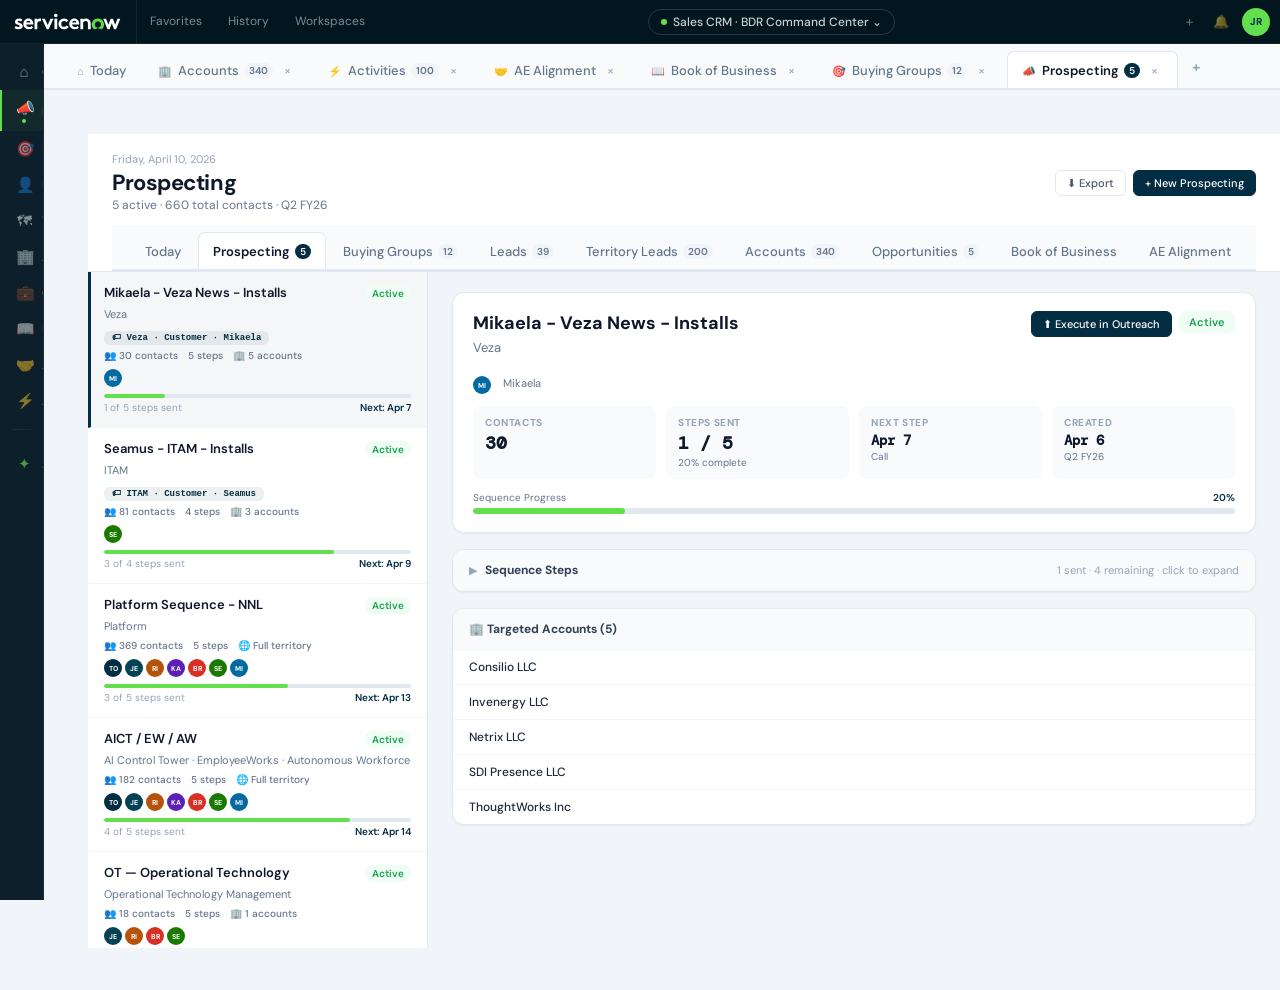
<file: campaigns.html>
<!DOCTYPE html>
<html lang="en">
<head>
  <link rel="stylesheet" href="nav.css">
<meta charset="UTF-8">
<meta name="viewport" content="width=device-width, initial-scale=1.0">
<title>Prospecting — BDR Command Center</title>
<link href="https://fonts.googleapis.com/css2?family=DM+Sans:opsz,wght@9..40,300;9..40,400;9..40,500;9..40,600;9..40,700&family=DM+Mono:wght@400;500&display=swap" rel="stylesheet">
<style>
*,*::before,*::after{margin:0;padding:0;box-sizing:border-box;}
html,body{height:100%;}
:root{
  --ink:#032D42;--ink-nav:#01161f;--ink-mid:#043d5a;
  --wasabi:#63DF4E;--wdk:#4ab83a;
  --white:#fff;--bg:#f1f5f9;
  --s50:#f8fafc;--s100:#f1f5f9;--s200:#e2e8f0;--s300:#cbd5e1;
  --s400:#94a3b8;--s500:#64748b;--s600:#475569;--s700:#334155;
  --s800:#1e293b;--s900:#0f172a;
  --b50:#eff6ff;--b600:#2563eb;
  --g50:#f0fdf4;--g500:#22c55e;--g600:#16a34a;
  --a50:#fffbeb;--a500:#f59e0b;--a600:#d97706;
  --r50:#fff1f2;--r500:#ef4444;--r600:#dc2626;
  --p50:#faf5ff;--p500:#a855f7;
  --sh-xs:0 1px 2px rgba(0,0,0,.05);
  --sh-sm:0 1px 3px rgba(0,0,0,.10);
}
body{font-family:'DM Sans',sans-serif;background:var(--bg);color:var(--s800);font-size:13px;}
a{text-decoration:none;color:inherit;}
button{font-family:inherit;}
::-webkit-scrollbar{width:4px;height:4px;}
::-webkit-scrollbar-thumb{background:var(--s300);border-radius:2px;}

.gnav{height:44px;background:var(--ink-nav);display:flex;align-items:center;position:fixed;top:0;left:0;right:0;z-index:300;border-bottom:1px solid rgba(255,255,255,.06);}
.gnav-logo{display:flex;align-items:center;padding:0 14px;height:44px;border-right:1px solid rgba(255,255,255,.07);flex-shrink:0;}
.gnav-tabs{display:flex;align-items:center;}
.gnav-tab{display:flex;align-items:center;height:44px;padding:0 13px;font-size:12px;color:rgba(255,255,255,.5);cursor:pointer;white-space:nowrap;}
.gnav-pill-wrap{flex:1;display:flex;justify-content:center;}
.gnav-pill{display:inline-flex;align-items:center;gap:6px;font-size:12px;font-weight:500;padding:4px 12px;border-radius:20px;border:1px solid rgba(255,255,255,.15);color:rgba(255,255,255,.8);}
.gnav-pill-dot{width:6px;height:6px;border-radius:50%;background:var(--wasabi);}
.gnav-r{display:flex;align-items:center;gap:2px;padding:0 10px;}
.gnav-btn{width:30px;height:30px;display:flex;align-items:center;justify-content:center;border-radius:4px;color:rgba(255,255,255,.45);font-size:13px;border:none;background:transparent;cursor:pointer;}
.gnav-btn:hover{background:rgba(255,255,255,.07);color:rgba(255,255,255,.8);}
.gnav-av{width:28px;height:28px;background:var(--wasabi);border-radius:50%;display:flex;align-items:center;justify-content:center;font-size:10px;font-weight:700;color:var(--ink);cursor:pointer;margin-left:4px;}

.sbar{position:fixed;top:44px;left:0;bottom:0;width:44px;background:#0d1f2b;border-right:1px solid rgba(255,255,255,.05);z-index:200;display:flex;flex-direction:column;overflow:hidden;transition:width .22s cubic-bezier(.4,0,.2,1);}
.sbar:hover{width:180px;box-shadow:4px 0 20px rgba(0,0,0,.25);}
.sbar-sec{padding:10px 0 4px;}
.sbar-lbl{font-size:9px;font-weight:700;letter-spacing:.10em;text-transform:uppercase;color:rgba(255,255,255,.20);padding:0 14px;margin-bottom:2px;display:block;white-space:nowrap;opacity:0;transition:opacity .15s .05s;}
.sbar:hover .sbar-lbl{opacity:1;}
.sbar-item{display:flex;align-items:center;gap:10px;padding:8px 14px;font-size:12px;color:rgba(255,255,255,.50);border-left:2px solid transparent;transition:background .12s,color .12s;text-decoration:none;white-space:nowrap;}
.sbar-item:hover{background:rgba(255,255,255,.05);color:rgba(255,255,255,.85);}
.sbar-item.on{color:var(--wasabi);border-left-color:var(--wasabi);background:rgba(99,223,78,.06);font-weight:500;}
.sbar-ic{width:16px;min-width:16px;text-align:center;font-size:15px;flex-shrink:0;}
.sbar-item.on .sbar-ic::after{content:'';display:block;width:4px;height:4px;border-radius:50%;background:var(--wasabi);margin:1px auto 0;}
.sbar:hover .sbar-item.on .sbar-ic::after{display:none;}
.sb{margin-left:auto;font-size:9px;font-weight:600;padding:1px 5px;border-radius:8px;background:rgba(255,255,255,.08);color:rgba(255,255,255,.40);opacity:0;transition:opacity .1s;flex-shrink:0;}
.sbar:hover .sb{opacity:1;}
.sb.r{background:rgba(239,68,68,.20);color:#fca5a5;}
.sdiv{height:1px;background:rgba(255,255,255,.06);margin:5px 10px;}
.sbar-footer{padding:8px 14px 10px;font-size:9px;color:rgba(255,255,255,.14);margin-top:auto;white-space:nowrap;opacity:0;transition:opacity .15s;}
.sbar:hover .sbar-footer{opacity:1;}

.main{margin-top:44px;margin-left:44px;min-height:calc(100vh - 44px);display:flex;flex-direction:column;}
.page-hdr{background:var(--white);border-bottom:1px solid var(--s200);padding:18px 24px 0;position:sticky;top:44px;z-index:100;}

.btn{display:inline-flex;align-items:center;gap:5px;font-family:inherit;font-size:12px;font-weight:500;padding:6px 13px;border-radius:6px;cursor:pointer;border:1px solid;transition:.12s;white-space:nowrap;}
.btn-g{background:transparent;color:var(--s600);border-color:var(--s200);}
.btn-g:hover{background:var(--s50);border-color:var(--s300);}
.btn-p{background:var(--ink);color:var(--white);border-color:var(--ink);}
.btn-p:hover{background:var(--ink-mid);}
.btn-sm{font-size:11px;padding:5px 11px;}

.ptabs{display:flex;align-items:center;border-bottom:2px solid var(--s200);overflow-x:auto;margin-top:10px;}
.ptab{display:inline-flex;align-items:center;gap:5px;padding:10px 14px;font-size:13px;font-weight:500;color:var(--s500);border-bottom:2px solid transparent;margin-bottom:-2px;white-space:nowrap;transition:.1s;text-decoration:none;}
.ptab:hover{color:var(--s700);}
.ptab.on{color:var(--s900);border-bottom-color:var(--ink);font-weight:600;}
.ptab-ct{font-size:10px;font-weight:600;padding:1px 5px;border-radius:8px;background:var(--s100);color:var(--s500);}
.ptab.on .ptab-ct{background:var(--ink);color:var(--white);}

/* TWO-PANEL LAYOUT */
.page-body{display:grid;grid-template-columns:340px 1fr;flex:1;min-height:0;}
.camp-list{border-right:1px solid var(--s200);background:var(--white);overflow-y:auto;max-height:calc(100vh - 44px - 180px);}
.camp-detail{overflow-y:auto;max-height:calc(100vh - 44px - 180px);padding:20px 24px 48px;background:var(--bg);}

/* Prospecting LIST ITEMS */
.camp-item{padding:13px 16px;border-bottom:1px solid var(--s100);cursor:pointer;transition:.1s;}
.camp-item:hover{background:var(--s50);}
.camp-item.on{background:rgba(3,45,66,.04);border-left:3px solid var(--ink);padding-left:13px;}
.ci-top{display:flex;align-items:flex-start;justify-content:space-between;margin-bottom:5px;}
.ci-name{font-size:13px;font-weight:600;color:var(--s900);line-height:1.3;}
.ci-status{font-size:10px;font-weight:600;padding:2px 7px;border-radius:8px;flex-shrink:0;}
.cs-active{background:var(--g50);color:var(--g600);}
.cs-paused{background:var(--a50);color:var(--a600);}
.ci-product{font-size:11px;color:var(--s500);margin-bottom:6px;}
.ci-meta{display:flex;align-items:center;gap:10px;flex-wrap:wrap;}
.ci-chip{font-size:10px;font-weight:500;color:var(--s500);display:flex;align-items:center;gap:3px;}
.ci-prog{margin-top:7px;}
.prog-track{height:4px;background:var(--s200);border-radius:2px;overflow:hidden;}
.prog-fill{height:100%;border-radius:2px;background:var(--wasabi);}
.prog-lbl{font-size:10px;color:var(--s400);margin-top:3px;display:flex;justify-content:space-between;}

/* AE BUBBLES */
.ae-dots{display:flex;gap:3px;flex-wrap:wrap;}
.ae-dot{width:18px;height:18px;border-radius:50%;display:flex;align-items:center;justify-content:center;font-size:7px;font-weight:700;color:var(--white);}

/* Prospecting DETAIL */
.cd-header{background:var(--white);border:1px solid var(--s200);border-radius:12px;padding:18px 20px;margin-bottom:16px;box-shadow:var(--sh-xs);}
.cd-title{font-size:18px;font-weight:700;color:var(--s900);margin-bottom:4px;}
.cd-product{font-size:13px;color:var(--s500);margin-bottom:12px;}
.cd-stats{display:grid;grid-template-columns:repeat(4,1fr);gap:10px;}
.cd-stat{background:var(--s50);border-radius:8px;padding:10px 12px;}
.cd-stat-lbl{font-size:10px;font-weight:700;text-transform:uppercase;letter-spacing:.06em;color:var(--s400);margin-bottom:2px;}
.cd-stat-val{font-size:18px;font-weight:700;color:var(--s900);font-family:'DM Mono',monospace;}
.cd-stat-sub{font-size:10px;color:var(--s500);margin-top:1px;}

/* STEP TIMELINE */
.step-section{background:var(--white);border:1px solid var(--s200);border-radius:12px;overflow:hidden;box-shadow:var(--sh-xs);margin-bottom:16px;}
.step-hd{padding:12px 16px;border-bottom:1px solid var(--s100);background:var(--s50);display:flex;align-items:center;justify-content:space-between;}
.step-hd-title{font-size:12px;font-weight:700;color:var(--s700);}
.step-item{display:flex;gap:0;position:relative;}
.step-item:not(:last-child)::after{content:'';position:absolute;left:27px;top:44px;bottom:0;width:2px;background:var(--s200);}
.step-left{display:flex;flex-direction:column;align-items:center;padding:14px 12px 14px 16px;min-width:56px;}
.step-num{width:22px;height:22px;border-radius:50%;display:flex;align-items:center;justify-content:center;font-size:10px;font-weight:700;flex-shrink:0;z-index:1;position:relative;}
.sn-sent{background:var(--g500);color:var(--white);}
.sn-next{background:var(--ink);color:var(--wasabi);}
.sn-pending{background:var(--s200);color:var(--s500);}
.step-right{flex:1;padding:12px 16px 12px 0;border-bottom:1px solid var(--s100);}
.step-item:last-child .step-right{border-bottom:none;}
.step-type-row{display:flex;align-items:center;gap:8px;margin-bottom:3px;}
.step-type{font-size:11px;font-weight:700;color:var(--s700);}
.step-date{font-size:11px;color:var(--s400);}
.step-sent-badge{font-size:10px;font-weight:600;padding:1px 7px;border-radius:8px;background:var(--g50);color:var(--g600);}
.step-next-badge{font-size:10px;font-weight:600;padding:1px 7px;border-radius:8px;background:rgba(3,45,66,.08);color:var(--ink);}
.step-email-preview{background:var(--s50);border:1px solid var(--s200);border-radius:8px;padding:10px 12px;margin-top:8px;}
.email-subject{font-size:11px;font-weight:700;color:var(--s800);margin-bottom:6px;display:flex;align-items:center;gap:5px;}
.email-body{font-size:12px;color:var(--s600);line-height:1.6;white-space:pre-wrap;max-height:120px;overflow:hidden;position:relative;}
.email-body.expanded{max-height:none;}
.email-expand{font-size:11px;color:var(--b600);cursor:pointer;margin-top:5px;background:none;border:none;padding:0;}
.call-notes{font-size:12px;color:var(--s600);margin-top:4px;font-style:italic;}

/* ACCOUNTS SECTION */
.acct-section{background:var(--white);border:1px solid var(--s200);border-radius:12px;overflow:hidden;box-shadow:var(--sh-xs);}
.acct-row{display:flex;align-items:center;justify-content:space-between;padding:9px 16px;border-bottom:1px solid var(--s100);font-size:12px;}
.acct-row:last-child{border-bottom:none;}

@keyframes fadeIn{from{opacity:0;transform:translateY(3px);}to{opacity:1;transform:none;}}
.fade-in{animation:fadeIn .14s ease;}

/* NEW Prospecting MODAL */
.modal-overlay{position:fixed;inset:0;background:rgba(0,0,0,.5);display:flex;align-items:center;justify-content:center;z-index:500;backdrop-filter:blur(3px);}
.modal-box{background:var(--white);border-radius:14px;width:min(900px,96vw);max-height:94vh;overflow-y:auto;box-shadow:0 24px 80px rgba(0,0,0,.25);display:flex;flex-direction:column;}
.modal-hd{display:flex;align-items:center;justify-content:space-between;padding:18px 20px;border-bottom:1px solid var(--s200);position:sticky;top:0;background:var(--white);z-index:1;}
.modal-title{font-size:17px;font-weight:700;color:var(--s900);}
.modal-close{width:28px;height:28px;border-radius:50%;background:var(--s100);border:none;cursor:pointer;font-size:16px;color:var(--s500);display:flex;align-items:center;justify-content:center;}
.modal-close:hover{background:var(--s200);}
.modal-body{padding:20px;display:flex;flex-direction:column;gap:16px;}
.modal-footer{padding:14px 20px;border-top:1px solid var(--s200);display:flex;justify-content:flex-end;gap:8px;position:sticky;bottom:0;background:var(--white);}
.form-label{font-size:10px;font-weight:700;text-transform:uppercase;letter-spacing:.07em;color:var(--s500);margin-bottom:5px;display:block;}
.form-input{width:100%;padding:9px 11px;border:1px solid var(--s200);border-radius:8px;font-family:inherit;font-size:13px;color:var(--s800);}
.form-input:focus{outline:none;border-color:var(--ink);}
/* SEQUENCE STEPS */
.seq-grid{display:grid;grid-template-columns:1fr 1fr;gap:10px;}
.seq-box{border:1px solid var(--s200);border-radius:8px;padding:12px;}
.seq-box-title{font-size:10px;font-weight:700;text-transform:uppercase;letter-spacing:.07em;color:var(--s700);margin-bottom:10px;display:flex;align-items:center;gap:5px;}
.radio-row{display:flex;gap:14px;align-items:flex-end;}
.radio-item{display:flex;flex-direction:column;align-items:center;gap:4px;cursor:pointer;}
.radio-item input[type=radio]{cursor:pointer;accent-color:var(--ink);}
.radio-lbl{font-size:11px;font-weight:600;color:var(--s600);}
.check-item{display:flex;align-items:center;gap:7px;padding:4px 0;font-size:12px;color:var(--s700);cursor:pointer;}
.check-item input[type=checkbox]{cursor:pointer;accent-color:var(--ink);}
.check-hint{font-size:10px;color:var(--s400);margin-top:4px;}
/* ACCOUNTS */
.acct-filter-row{display:flex;align-items:center;gap:6px;margin-bottom:8px;}
.af-chip{font-size:11px;font-weight:500;padding:4px 11px;border-radius:14px;border:1px solid var(--s200);background:var(--white);color:var(--s600);cursor:pointer;transition:.1s;}
.af-chip:hover{border-color:var(--s300);}
.af-chip.on{background:var(--ink);color:var(--white);border-color:var(--ink);}
.af-search{flex:1;padding:6px 10px;border:1px solid var(--s200);border-radius:6px;font-family:inherit;font-size:12px;}
.af-search:focus{outline:none;border-color:var(--s400);}
.acct-list{border:1px solid var(--s200);border-radius:8px;max-height:220px;overflow-y:auto;}
.acct-group-lbl{padding:5px 10px;font-size:9px;font-weight:700;text-transform:uppercase;letter-spacing:.08em;color:var(--s400);background:var(--s50);border-bottom:1px solid var(--s100);}
.acct-check-item{display:flex;align-items:center;gap:8px;padding:7px 10px;border-bottom:1px solid var(--s50);cursor:pointer;transition:.08s;}
.acct-check-item:hover{background:var(--s50);}
.acct-check-item:last-child{border-bottom:none;}
.acct-check-item input{cursor:pointer;accent-color:var(--ink);}
.acct-tag{font-size:9px;font-weight:700;padding:1px 5px;border-radius:4px;flex-shrink:0;}
.tag-cust{background:var(--g50);color:var(--g600);}
.tag-nl{background:var(--p50);color:var(--p500);}
/* AE CHECKBOXES */
.ae-check-grid{display:grid;grid-template-columns:1fr 1fr;gap:6px;}
.ae-check-item{display:flex;align-items:center;gap:7px;padding:6px 0;font-size:12px;color:var(--s700);cursor:pointer;}
.ae-check-item input{cursor:pointer;accent-color:var(--ink);}

/* EXPANDED Prospecting MODAL */
.camp-modal-grid{display:grid;grid-template-columns:1fr 1fr;gap:16px;}
.camp-modal-full{grid-column:1/-1;}
.step-indicator{display:flex;align-items:center;gap:0;margin-bottom:20px;}
.step-dot{width:28px;height:28px;border-radius:50%;display:flex;align-items:center;justify-content:center;font-size:11px;font-weight:700;flex-shrink:0;}
.step-dot.done{background:var(--g600);color:#fff;}
.step-dot.active{background:var(--ink);color:#fff;}
.step-dot.pending{background:var(--s200);color:var(--s500);}
.step-line{flex:1;height:2px;background:var(--s200);}
.step-line.done{background:var(--g500);}
.step-lbl{font-size:10px;font-weight:600;color:var(--s500);white-space:nowrap;}
.step-lbl.active{color:var(--ink);}
.step-lbl.done{color:var(--g600);}
.persona-grid{display:grid;grid-template-columns:repeat(5,1fr);gap:6px;}
.persona-chip{padding:8px 6px;border:2px solid var(--s200);border-radius:8px;text-align:center;cursor:pointer;transition:.12s;}
.persona-chip:hover{border-color:var(--s300);background:var(--s50);}
.persona-chip.on{border-color:var(--ink);background:rgba(3,45,66,.05);}
.persona-chip .picon{font-size:18px;margin-bottom:4px;}
.persona-chip .plbl{font-size:10px;font-weight:600;color:var(--s700);}
.level-grid{display:grid;grid-template-columns:repeat(4,1fr);gap:6px;}
.level-chip{padding:7px 8px;border:2px solid var(--s200);border-radius:8px;text-align:center;cursor:pointer;transition:.12s;}
.level-chip:hover{border-color:var(--s300);}
.level-chip.on{border-color:var(--ink);background:rgba(3,45,66,.05);}
.level-chip .llbl{font-size:11px;font-weight:600;color:var(--s700);}
.level-chip .lsub{font-size:9px;color:var(--s400);margin-top:2px;}
/* GEN OUTPUT */
.gen-email-card{background:var(--s50);border:1px solid var(--s200);border-radius:10px;overflow:hidden;margin-bottom:10px;}
.gen-email-hd{display:flex;align-items:center;justify-content:space-between;padding:10px 14px;cursor:pointer;background:var(--white);border-bottom:1px solid var(--s100);}
.gen-email-num{font-size:10px;font-weight:700;padding:2px 8px;border-radius:8px;background:rgba(3,45,66,.08);color:var(--ink);font-family:monospace;}
.gen-email-subj{font-size:12px;font-weight:600;color:var(--s800);flex:1;margin:0 10px;}
.gen-email-body{padding:12px 14px;font-size:12px;color:var(--s700);line-height:1.65;white-space:pre-wrap;}
.gen-spinner{display:inline-block;width:16px;height:16px;border:2px solid rgba(255,255,255,.3);border-top-color:#fff;border-radius:50%;animation:spin .7s linear infinite;}
@keyframes spin{to{transform:rotate(360deg);}}
.gen-loading-bar{height:4px;background:var(--s200);border-radius:2px;overflow:hidden;margin:12px 0;}
.gen-loading-fill{height:100%;width:0%;background:linear-gradient(90deg,var(--wasabi),var(--wdk));border-radius:2px;transition:width .4s ease;}

.camp-ae-btn.on{border-color:var(--g600);background:rgba(22,163,74,.12);font-weight:600;color:var(--g600);}
.camp-ae-btn:hover{background:var(--s50);}

.contact-level-tab.on{color:var(--ink)!important;border-bottom-color:var(--ink)!important;font-weight:600!important;}
.contact-level-tab.on .clt-ct{background:rgba(3,45,66,.1)!important;color:var(--ink)!important;}

.camp-type-card:hover{border-color:var(--s300)!important;background:var(--s50)!important;}

.contact-mode-btn-active{background:var(--ink)!important;color:#fff!important;}
</style>
</head>
<body>
<div class="app-shell">

<div class="main">
  <div class="page-hdr">
    <div style="display:flex;align-items:flex-start;justify-content:space-between;margin-bottom:12px">
      <div>
        <div style="font-size:11px;color:var(--s400);margin-bottom:2px">Friday, April 10, 2026</div>
        <div style="font-size:22px;font-weight:700;color:var(--s900);letter-spacing:-.02em">Prospecting</div>
        <div style="font-size:12px;color:var(--s500)">5 active · 660 total contacts · Q2 FY26</div>
      </div>
      <div style="display:flex;align-items:center;gap:7px;padding-top:18px">
        <button class="btn btn-g btn-sm">⬇ Export</button>
        <button class="btn btn-p btn-sm" onclick="openNewProspecting()">+ New Prospecting</button>
      </div>
    </div>
    <div class="ptabs">
      <a href="index.html" class="ptab">Today</a>
      <a href="Prospecting.html" class="ptab on">Prospecting <span class="ptab-ct">5</span></a>
      <a href="buying-groups.html" class="ptab">Buying Groups <span class="ptab-ct">12</span></a>
      <a href="leads.html" class="ptab">Leads <span class="ptab-ct">39</span></a>
      <a href="territory-leads.html"  class="ptab">Territory Leads <span class="ptab-ct">200</span></a>
      <a href="accounts.html" class="ptab">Accounts <span class="ptab-ct">340</span></a>
      <a href="opportunities.html" class="ptab">Opportunities <span class="ptab-ct">5</span></a>
      <a href="book-of-business.html" class="ptab">Book of Business</a>
      <a href="ae-alignment.html" class="ptab">AE Alignment</a>
    </div>
  </div>

  <div class="page-body">
    <!-- LEFT: Prospecting LIST -->
    <div class="camp-list" id="campList"></div>
    <!-- RIGHT: DETAIL -->
    <div class="camp-detail" id="campDetail"></div>
  </div>
</div>

<script>
const AE_STYLES = {
  tony:    {hex:'#032D42', label:'Tony'},
  jeff:    {hex:'#044355', label:'Jeff'},
  riley:   {hex:'#B45309', label:'Riley'},
  katie:   {hex:'#5B21B6', label:'Katie'},
  brian:   {hex:'#D93025', label:'Brian'},
  seamus:  {hex:'#1a7a00', label:'Seamus'},
  mikaela:{hex:'#0369A1', label:'Mikaela'},
};

const ACCOUNT_NAMES = {
  '2nxw6tzx':'Consilio LLC',
  '5x5bnced':'Invenergy LLC',
  'cd0955ng':'Netrix LLC',
  'fgcg5hg2':'SDI Presence LLC',
  'eja0v7os':'ThoughtWorks Inc',
  '6bfny2y1':'DMI Inc',
  'wnxsv4in':'Stepan Co',
  '9d7qbdvr':'TTX Company',
  'j8apzfsc':"Portillo's Restaurant Group",
};

const ProspectingS = [
  {
    id:'mpa2f2hg',
    name:'Mikaela - Veza News - Installs',
    product:'Veza',
    status:'Active',
    aes:['mikaela'],
    acctIds:['2nxw6tzx','5x5bnced','cd0955ng','fgcg5hg2','eja0v7os'],
    contactCount:30,
    createdAt:'2026-04-06',
    ProspectingTag:'Veza · Customer · Mikaela',
    steps:[
      {type:'email', emailNum:1, sendDate:'2026-03-31', sent:'2026-04-06'},
      {type:'call',  notes:'Follow up on email 1 — reference identity security angle', sendDate:'2026-04-07', sent:null},
      {type:'email', emailNum:2, sendDate:'2026-04-09', sent:null},
      {type:'call',  notes:'Last call before email 3 — check for Veza awareness', sendDate:'2026-04-09', sent:null},
      {type:'email', emailNum:3, sendDate:'2026-04-14', sent:null},
    ],
    emails:{
      1:{subject:'identity security / veza news', body:'Hi [Name],\n\nI am part of the ServiceNow Account team supporting [COMPANY]. As a strategic customer of ours, I want to make you aware of the recent developments to our Security and Risk portfolio.\n\nServiceNow closed the acquisition of Veza on March 2nd. Veza gives security and risk teams real-time visibility into who and what has access to critical systems, including AI agents, and routes remediation directly through ServiceNow workflows. For organizations already on the platform, it closes a gap that usually requires a separate point solution today.\n\nOpen to a 30-minute conversation to learn what it can do?'},
      2:{subject:'non-human access / AI agent risk', body:'Hi [Name],\n\nMost identity programs were built around human accounts. Joiner, mover, leaver. Periodic access reviews. That model was built for a world where users were people.\n\nAI agents don\'t follow that pattern. They accumulate permissions quickly, don\'t trigger the same governance workflows, and are harder to audit after the fact.\n\nIf that\'s a gap you\'re thinking about at [Company], we\'d be happy to connect on a call to walk through it. Open to it?'},
      3:{subject:'last check in', body:'Hi [Name],\n\nWanted to send one last email in case it got buried or if there\'s a better time.\n\nWe\'ve been having a specific conversation with security leaders around our acquisition of Veza and what native identity governance in ServiceNow means for teams currently managing that through a separate tool. Happy to carve out 30 minutes if it\'s relevant.\n\nLet me know if you\'re open to learning more about what the acquisition means.'},
    }
  },
  {
    id:'bqf3a7mv',
    name:'Seamus - ITAM - Installs',
    product:'ITAM',
    status:'Active',
    aes:['seamus'],
    acctIds:['6bfny2y1','wnxsv4in','9d7qbdvr'],
    contactCount:81,
    createdAt:'2026-04-06',
    ProspectingTag:'ITAM · Customer · Seamus',
    steps:[
      {type:'email', emailNum:1, sendDate:'2026-03-25', sent:'2026-04-06'},
      {type:'email', emailNum:2, sendDate:'2026-03-31', sent:'2026-04-06'},
      {type:'email', emailNum:3, sendDate:'2026-04-06', sent:'2026-04-07'},
      {type:'email', emailNum:4, sendDate:'2026-04-09', sent:null},
    ],
    emails:{
      1:{subject:'your asset data', body:'Hi [First Name],\nIf I asked you today how many active devices are on your network, how confident would you be in the answer?\nMost IT teams I talk to have the tools to track assets, but the data is scattered across multiple systems. The CMDB says one thing. Procurement says another. The spreadsheet someone owns says a third thing.\nIs that what asset management looks like at [Company]?'},
      2:{subject:'the gap between owned and managed', body:'Hi [First Name],\nThere is usually a gap between the assets a company owns on paper and the ones IT can actually see and manage in real time.\nThat gap causes two problems: you pay for licenses you do not need, and you cannot close vulnerabilities on devices you do not know exist.\nIs either of those showing up for your team at [Company]?'},
      3:{subject:'one source of truth', body:'Hi [First Name],\nThe teams I talk to that have solved this describe it the same way: one place where every hardware and software asset is tracked, tied to the person who uses it, and connected to the workflows that handle changes.\nServiceNow ITAM does exactly that, and for organizations already on the platform, it runs off the same data your service desk is already using.\nWorth 20 minutes to see if it closes the gaps you are working around?'},
      4:{subject:'last note', body:'Hi [First Name],\nLast email from me on this.\nIf asset visibility is something your team is actively working on, I would love to connect. If the timing is not right, no problem at all.\nEither way, worth knowing where you are at. Just reply with a yes or a no.'},
    }
  },
  {
    id:'sm99s88w',
    name:'Platform Sequence - NNL',
    product:'Platform',
    status:'Active',
    aes:['tony','jeff','riley','katie','brian','seamus','mikaela'],
    acctIds:[],
    contactCount:369,
    createdAt:'2026-04-06',
    steps:[
      {type:'email', emailNum:1, sendDate:'2026-03-27', sent:'2026-04-06'},
      {type:'email', emailNum:2, sendDate:'2026-03-31', sent:'2026-04-06'},
      {type:'email', emailNum:3, sendDate:'2026-04-08', sent:'2026-04-08'},
      {type:'email', emailNum:4, sendDate:'2026-04-13', sent:null},
      {type:'email', emailNum:5, sendDate:'2026-04-16', sent:null},
    ],
    emails:{
      1:{subject:'how many tools does your IT team juggle', body:'Hi [First Name],\nThe average IT organization runs 15 or more separate tools for service management, operations, and security. Each one has its own dashboard, its own data, and its own ticket system.\nWhen something goes wrong, your team ends up spending more time coordinating between tools than actually fixing the problem.\nIs that something you are dealing with at [Company]?'},
      2:{subject:'the case for consolidation', body:'Hi [First Name],\nMost platform consolidation conversations start the same way: leadership wants fewer tools, IT is skeptical it will actually work, and the decision gets stuck.\nThe reason it gets stuck is usually that no one can agree on what the consolidated state looks like, or who owns making it happen.\nHas that conversation started at [Company] yet?'},
      3:{subject:'what ServiceNow does', body:'Hi [First Name],\nServiceNow is the platform that connects IT service management, operations, security, and HR workflows in one system.\nThe reason it works where other consolidation efforts fail is that it does not ask your team to change everything at once. You start with one workflow, get it right, and expand from there.\nWorth 20 minutes to walk through what that looks like at a company similar to [Company]?'},
      4:{subject:'a question before I stop', body:'Hi [First Name],\nBefore I send one more email, a genuine question: is platform consolidation on the roadmap at [Company], or is it not a priority right now?\nNo wrong answer. If the timing is not right, I would rather know that than keep showing up in your inbox.'},
      5:{subject:'last one', body:'Hi [First Name],\nLast note from me.\nIf reducing tool sprawl and improving IT service delivery is something your team is working toward, I would love to show you what that looks like in practice.\nIf not, no problem. Happy to reconnect when the timing makes more sense.'},
    }
  },
  {
    id:'cdzmrkf8',
    name:'AICT / EW / AW',
    product:'AI Control Tower · EmployeeWorks · Autonomous Workforce',
    status:'Active',
    aes:['tony','jeff','riley','katie','brian','seamus','mikaela'],
    acctIds:[],
    contactCount:182,
    createdAt:'2026-04-06',
    steps:[
      {type:'email', emailNum:1, sendDate:'2026-03-25', sent:'2026-04-06'},
      {type:'email', emailNum:2, sendDate:'2026-03-30', sent:'2026-04-06'},
      {type:'email', emailNum:3, sendDate:'2026-04-02', sent:'2026-04-06'},
      {type:'email', emailNum:4, sendDate:'2026-04-08', sent:'2026-04-09'},
      {type:'email', emailNum:5, sendDate:'2026-04-14', sent:null},
    ],
    emails:{
      1:{subject:'who owns AI governance at [Company]', body:'Hi [First Name],\nAs AI tools multiply across the business, most organizations are running into the same problem: no one has a clear view of what AI is doing, what it has access to, or who is accountable when something goes wrong.\nThat gap is growing fast. Is it something your team is thinking about at [Company]?'},
      2:{subject:'AI tools vs. AI infrastructure', body:'Hi [First Name],\nThere is a difference between buying AI tools and building the infrastructure to run AI at scale.\nTools are easy to acquire. Infrastructure is harder. It requires a way to govern AI agents, connect them to real workflows, and measure the outcomes.\nMost organizations we talk to have the first and not the second. Does that match what you are seeing at [Company]?'},
      3:{subject:'what autonomous workflows actually look like', body:'Hi [First Name],\nWhen we talk about autonomous workflows, we mean something specific: an AI agent that detects an issue, looks up the right resolution, takes the action, and closes the ticket without a human in the loop.\nThe question is not whether AI can do this. The question is whether your current platform is built to support it.\nIs ServiceNow something your team is evaluating for that use case?'},
      4:{subject:'employee experience and AI', body:'Hi [First Name],\nOne of the fastest returns on AI investment we see is in the employee experience.\nWhen employees can get answers to HR and IT questions in seconds, without opening a ticket or waiting for a callback, it changes how they experience the company.\nEmployeeWorks brings that to ServiceNow customers already on the platform. Would it be worth 20 minutes to see what it looks like?'},
      5:{subject:'wrapping up', body:'Hi [First Name],\nLast note from me on AI governance and autonomous workflows.\nIf this is on your roadmap for this year or next, I would love to get on the calendar before the planning conversations start. If not, happy to reconnect when the timing is better.'},
    }
  },
  {
    id:'ajuz1eql',
    name:'OT — Operational Technology',
    product:'Operational Technology Management',
    status:'Active',
    aes:['jeff','riley','brian','seamus'],
    acctIds:['j8apzfsc'],
    contactCount:18,
    createdAt:'2026-04-06',
    steps:[
      {type:'email', emailNum:1, sendDate:'2026-04-08', sent:null},
      {type:'email', emailNum:2, sendDate:'2026-04-13', sent:null},
      {type:'email', emailNum:3, sendDate:'2026-04-16', sent:null},
      {type:'email', emailNum:4, sendDate:'2026-04-21', sent:null},
      {type:'email', emailNum:5, sendDate:'2026-04-24', sent:null},
    ],
    emails:{
      1:{subject:'when a line goes down', body:'Hi [First Name],\nWhen something fails on the floor, how much of your response time is actually spent diagnosing rather than fixing?\nMost reliability teams I talk to have the tools to record what happened. Fewer have a fast way to see what assets were involved, what their current state was, and what else in the environment might be connected to the same failure.\nIs that something your team runs into?'},
      2:{subject:'still on spreadsheets', body:'Hi [First Name],\nYour CMMS tracks work orders. Your ERP tracks asset value. Neither one tells you which devices on your network missed a maintenance window last month, or flags a vulnerability that came in when a contractor connected a laptop to your floor.\nThat gap is where most unplanned downtime starts.\nIs that a problem your team has solved, or still working around?'},
      3:{subject:'one view, every asset', body:'Hi [First Name],\nThe way most reliability teams describe the ideal state: one accurate view of every OT asset, tied to the process it supports, with maintenance and vulnerability response running off that same data.\nThat is what ServiceNow OT Management does. When a vulnerability appears, it gets prioritized by production impact before it becomes your next incident. When maintenance is due, it is driven by what the environment actually shows, not what was last recorded.\nWorth 20 minutes to see if it fits what you\'re dealing with?'},
      4:{subject:'cost of one hour', body:'Hi [First Name],\n92% of unplanned downtime events last more than an hour and cost up to $700,000 each, according to ServiceNow\'s published research.\nThe part that stands out in most of those situations: the time is not lost fixing the problem. It is lost finding it.\nIs your team already building a case internally to get ahead of this, or is that conversation not happening yet?'},
      5:{subject:'right time or not', body:'Hi [First Name],\nLast note from me.\nIs OT visibility or unplanned downtime something your team is actively working on, or is the timing just not right?\nEither way, worth knowing. Happy to come back when it makes more sense.'},
    }
  },
];

let activeCamp = ProspectingS[0].id;

function sentCount(c) {
  return c.steps.filter(s => s.sent).length;
}

function nextStep(c) {
  return c.steps.find(s => !s.sent);
}

function progressPct(c) {
  return Math.round(sentCount(c) / c.steps.length * 100);
}

function fmtDate(d) {
  if(!d) return '';
  const dt = new Date(d);
  return dt.toLocaleDateString('en-US',{month:'short',day:'numeric'});
}

function aeDots(aes) {
  return '<div class="ae-dots">' + aes.map(ae => {
    const s = AE_STYLES[ae] || {};
    return '<div class="ae-dot" style="background:'+s.hex+'" title="'+s.label+'">'+s.label.slice(0,2).toUpperCase()+'</div>';
  }).join('') + '</div>';
}

function renderList() {
  document.getElementById('campList').innerHTML = ProspectingS.map(c => {
    const pct = progressPct(c);
    const ns = nextStep(c);
    const isOn = c.id === activeCamp;
    return '<div class="camp-item'+(isOn?' on':'')+'" onclick="selectCamp(\''+c.id+'\')">'+
      '<div class="ci-top">'+
        '<div class="ci-name">'+c.name+'</div>'+
        '<span class="ci-status cs-active">'+c.status+'</span>'+
      '</div>'+
      '<div class="ci-product">'+c.product+'</div>'+
      (c.ProspectingTag ? '<div style="margin-bottom:5px"><span style="font-size:9px;font-weight:700;padding:2px 8px;border-radius:6px;background:rgba(3,45,66,.07);color:var(--ink);font-family:monospace">🏷 '+c.ProspectingTag+'</span></div>' : '')+
      '<div class="ci-meta">'+
        '<span class="ci-chip">👥 '+c.contactCount+' contacts</span>'+
        '<span class="ci-chip">'+c.steps.length+' steps</span>'+
        (c.acctIds.length ? '<span class="ci-chip">🏢 '+c.acctIds.length+' accounts</span>' : '<span class="ci-chip">🌐 Full territory</span>')+
      '</div>'+
      '<div style="margin-top:7px">'+aeDots(c.aes)+'</div>'+
      '<div class="ci-prog">'+
        '<div class="prog-track"><div class="prog-fill" style="width:'+pct+'%"></div></div>'+
        '<div class="prog-lbl">'+
          '<span>'+sentCount(c)+' of '+c.steps.length+' steps sent</span>'+
          (ns ? '<span style="color:var(--ink);font-weight:600">Next: '+fmtDate(ns.sendDate)+'</span>' : '<span style="color:var(--g600);font-weight:600">Complete</span>')+
        '</div>'+
      '</div>'+
    '</div>';
  }).join('');
}

function selectCamp(id) {
  activeCamp = id;
  renderList();
  renderDetail();
}

function renderDetail() {
  const c = ProspectingS.find(x => x.id === activeCamp);
  if(!c) return;

  const pct = progressPct(c);
  const ns = nextStep(c);

  // Header stats
  let html = '<div class="cd-header fade-in">'+
    '<div style="display:flex;align-items:flex-start;justify-content:space-between;margin-bottom:8px">'+
      '<div>'+
        '<div class="cd-title">'+c.name+'</div>'+
        '<div class="cd-product">'+c.product+'</div>'+
      '</div>'+
      '<div style="display:flex;gap:7px">'+
        '<button class="btn btn-p btn-sm" onclick="executeInOutreach()">⬆ Execute in Outreach</button>'+
        '<span class="ci-status cs-active" style="align-self:flex-start;padding:4px 10px;font-size:11px">'+c.status+'</span>'+
      '</div>'+
    '</div>'+
    '<div style="display:flex;gap:8px;margin-bottom:12px">'+aeDots(c.aes)+
    '<span style="font-size:11px;color:var(--s500);margin-left:4px">'+c.aes.map(ae=>(AE_STYLES[ae]||{}).label).join(', ')+'</span>'+
    '</div>'+
    '<div class="cd-stats">'+
      '<div class="cd-stat"><div class="cd-stat-lbl">Contacts</div><div class="cd-stat-val">'+c.contactCount+'</div><div class="cd-stat-sub">'+selectedCampType+'</div><div class="cd-stat-sub"></div></div>'+
      '<div class="cd-stat"><div class="cd-stat-lbl">Steps Sent</div><div class="cd-stat-val">'+sentCount(c)+' / '+c.steps.length+'</div><div class="cd-stat-sub">'+pct+'% complete</div></div>'+
      '<div class="cd-stat"><div class="cd-stat-lbl">Next Step</div><div class="cd-stat-val" style="font-size:14px">'+(ns ? fmtDate(ns.sendDate) : 'Done')+'</div><div class="cd-stat-sub">'+(ns ? (ns.type==='email'?'Email '+ns.emailNum:'Call') : 'All steps sent')+'</div></div>'+
      '<div class="cd-stat"><div class="cd-stat-lbl">Created</div><div class="cd-stat-val" style="font-size:14px">'+fmtDate(c.createdAt)+'</div><div class="cd-stat-sub">Q2 FY26</div></div>'+
    '</div>'+
    // Progress bar
    '<div style="margin-top:12px">'+
      '<div style="display:flex;justify-content:space-between;font-size:10px;color:var(--s500);margin-bottom:4px">'+
        '<span>Sequence Progress</span><span style="font-weight:600;color:var(--ink)">'+pct+'%</span>'+
      '</div>'+
      '<div style="height:6px;background:var(--s200);border-radius:3px;overflow:hidden">'+
        '<div style="height:100%;width:'+pct+'%;background:var(--wasabi);border-radius:3px"></div>'+
      '</div>'+
    '</div>'+
  '</div>';

  // Steps timeline
  html += '<div class="step-section fade-in">'+
    '<div class="step-hd" style="cursor:pointer" onclick="toggleSteps(this)">'+
      '<div style="display:flex;align-items:center;gap:8px">'+
        '<span id="steps-arrow" style="font-size:11px;color:var(--s400);transition:.15s">▶</span>'+
        '<span class="step-hd-title">Sequence Steps</span>'+
      '</div>'+
      '<span style="font-size:11px;color:var(--s400)">'+sentCount(c)+' sent · '+(c.steps.length-sentCount(c))+' remaining · click to expand</span>'+
    '</div>'+
    '<div id="steps-body" style="display:none">';

  c.steps.forEach((step, i) => {
    const isSent = !!step.sent;
    const isNext = !isSent && (i===0 || c.steps[i-1].sent);
    const numCls = isSent ? 'sn-sent' : isNext ? 'sn-next' : 'sn-pending';
    const typeLabel = step.type === 'email' ? '📧 Email '+step.emailNum : step.type === 'linkedin' ? '🔗 LinkedIn' : '📞 Call';
    const email = step.type === 'email' ? c.emails[step.emailNum] : null;
    const hasBody = email && email.body && email.body.trim().length > 0;

    html += '<div class="step-item">'+
      '<div class="step-left">'+
        '<div class="step-num '+numCls+'">'+(isSent?'✓':isNext?'→':(i+1))+'</div>'+
      '</div>'+
      '<div class="step-right">'+
        '<div class="step-type-row">'+
          '<span class="step-type">'+typeLabel+'</span>'+
          '<span class="step-date">Scheduled '+fmtDate(step.sendDate)+'</span>'+
          (isSent ? '<span class="step-sent-badge">Sent '+fmtDate(step.sent)+'</span>' : '')+
          (isNext ? '<span class="step-next-badge">Up next</span>' : '')+
        '</div>'+
        (step.notes ? '<div class="call-notes">'+step.notes+'</div>' : '')+
        (hasBody ?
          '<div class="step-email-preview">'+
            '<div class="email-subject">📩 '+escHtml(email.subject)+'</div>'+
            '<div class="email-body" id="body-'+c.id+'-'+i+'">'+escHtml(email.body)+'</div>'+
            '<button class="email-expand" onclick="toggleBody(\''+c.id+'-'+i+'\')">Show more ↓</button>'+
          '</div>' : '')+
        (!hasBody && step.type==='email' ?
          '<div style="font-size:11px;color:var(--s400);margin-top:4px;font-style:italic">Copy not yet loaded — linked in source sheet.</div>' : '')+
      '</div>'+
    '</div>';
  });

  html += '</div></div>';  // close steps-body + step-section

  // Accounts section if specific accounts
  if(c.acctIds.length > 0) {
    html += '<div class="acct-section fade-in">'+
      '<div class="step-hd">'+
        '<span class="step-hd-title">🏢 Targeted Accounts ('+c.acctIds.length+')</span>'+
      '</div>'+
      c.acctIds.map(id => {
        const acct = MODAL_ACCOUNTS.find(a => a.id === id);
        const name = acct ? acct.name : (ACCOUNT_NAMES[id] || id);
        return '<div class="acct-row"><span style="font-weight:500">'+name+'</span></div>';
      }).join('')+
    '</div>';
  } else {
    html += '<div class="acct-section fade-in" style="padding:12px 16px">'+
      '<div style="font-size:12px;color:var(--s500)">🌐 <strong>Full territory Prospecting</strong> — targeting all accounts across the pod, not account-specific.</div>'+
    '</div>';
  }

  document.getElementById('campDetail').innerHTML = html;
}

function escHtml(s) {
  if(!s) return '';
  return s.replace(/&/g,'&amp;').replace(/</g,'&lt;').replace(/>/g,'&gt;');
}

function toggleSteps(hd) {
  const body = document.getElementById('steps-body');
  const arrow = document.getElementById('steps-arrow');
  if(!body) return;
  const open = body.style.display === 'block';
  body.style.display = open ? 'none' : 'block';
  if(arrow) { arrow.textContent = open ? '▶' : '▼'; arrow.style.transform = ''; }
  const hint = hd.querySelector('span:last-child');
  if(hint) hint.textContent = open ? (sentCount(ProspectingS.find(x=>x.id===activeCamp)) + ' sent · ' + (ProspectingS.find(x=>x.id===activeCamp).steps.length - sentCount(ProspectingS.find(x=>x.id===activeCamp))) + ' remaining · click to expand') : 'click to collapse';
}

function toggleEmailPreview(id, hdr) {
  const el = document.getElementById(id);
  if(!el) return;
  const open = el.style.display === 'block';
  el.style.display = open ? 'none' : 'block';
  const lbl = hdr.querySelector('span:last-child');
  if(lbl) lbl.textContent = open ? 'View copy ↓' : 'Hide copy ↑';
}

function executeInOutreach() {
  const camp = ProspectingS.find(x => x.id === activeCamp);
  const msg = camp ? 'Opening Outreach sequence for: ' + camp.name : 'Opening Outreach...';
  alert(msg + '\n\nIn production this would launch Outreach and load this sequence.');
}

function toggleBody(id) {
  const el = document.getElementById('body-'+id);
  if(!el) return;
  el.classList.toggle('expanded');
}

const MODAL_ACCOUNTS = [{"id":"fsry6xlk","name":"Milwaukee Electric Tool Corp","aeId":"tony","type":"customer","bigBet":false},{"id":"6n6u30ot","name":"Tegria Services Group - US, Inc.","aeId":"tony","type":"customer","bigBet":false},{"id":"ofdp16v2","name":"Sub-Zero Group Inc","aeId":"tony","type":"customer","bigBet":false},{"id":"whkmpe08","name":"Michael Best & Friedrich LLP","aeId":"tony","type":"customer","bigBet":false},{"id":"sykploa1","name":"Sargento Foods Inc","aeId":"tony","type":"customer","bigBet":false},{"id":"zfyw4v8h","name":"Faith Technologies Inc","aeId":"tony","type":"customer","bigBet":false},{"id":"79sdgqdd","name":"JJ Keller & Associates Inc","aeId":"tony","type":"customer","bigBet":false},{"id":"e6652rki","name":"Blain Supply Inc","aeId":"tony","type":"customer","bigBet":false},{"id":"nj95czxk","name":"Duluth Trading Co LLC","aeId":"tony","type":"customer","bigBet":false},{"id":"n55xvu89","name":"Sensient Technologies Corp","aeId":"tony","type":"customer","bigBet":false},{"id":"iipklrgb","name":"Rite-Hite Holding Corp","aeId":"tony","type":"newlogo","bigBet":false},{"id":"yqvzdlo6","name":"Charter Manufacturing Co Inc","aeId":"tony","type":"newlogo","bigBet":true},{"id":"1vx2cfq8","name":"Cielo Talent","aeId":"tony","type":"newlogo","bigBet":true},{"id":"aprq8ehs","name":"Badger Meter, Inc.","aeId":"tony","type":"newlogo","bigBet":true},{"id":"4y9fss1g","name":"The Boldt Group Inc","aeId":"tony","type":"newlogo","bigBet":true},{"id":"k2lhlh2v","name":"Alliance Laundry Systems LLC","aeId":"tony","type":"newlogo","bigBet":false},{"id":"3k5g9atp","name":"Batteries Plus LLC","aeId":"tony","type":"newlogo","bigBet":true},{"id":"48li708v","name":"Mayville Engineering Company, Inc.","aeId":"tony","type":"newlogo","bigBet":true},{"id":"4pp5a3uv","name":"Waupaca Foundry Inc","aeId":"tony","type":"newlogo","bigBet":false},{"id":"3vy1lac6","name":"Kerry Inc","aeId":"tony","type":"newlogo","bigBet":false},{"id":"ryxdnfek","name":"Green Bay Packers Inc","aeId":"tony","type":"newlogo","bigBet":false},{"id":"fny4sqbi","name":"Alta Resources","aeId":"tony","type":"newlogo","bigBet":false},{"id":"mjln5acj","name":"Chief Industries Inc","aeId":"tony","type":"newlogo","bigBet":false},{"id":"pld832ce","name":"Hydrite Chemical Co","aeId":"tony","type":"newlogo","bigBet":false},{"id":"al2hckp2","name":"Jack Link's Beef Jerky","aeId":"tony","type":"newlogo","bigBet":false},{"id":"fq9d8h02","name":"Wis-Pak Inc","aeId":"tony","type":"newlogo","bigBet":false},{"id":"kdpr7ej7","name":"Alro Steel Corp","aeId":"tony","type":"newlogo","bigBet":false},{"id":"l3wgncxr","name":"Festival Foods","aeId":"tony","type":"newlogo","bigBet":false},{"id":"atkk7bgf","name":"Colony Brands Inc","aeId":"tony","type":"newlogo","bigBet":false},{"id":"erb55x8o","name":"Sendik's Food Market","aeId":"tony","type":"newlogo","bigBet":false},{"id":"s0s8041q","name":"Grede Holdings, LLC.","aeId":"tony","type":"newlogo","bigBet":false},{"id":"jnkhm40n","name":"Ariens","aeId":"tony","type":"newlogo","bigBet":false},{"id":"q7ui20ui","name":"Roehl Transport Inc.","aeId":"tony","type":"newlogo","bigBet":false},{"id":"kpcpf1th","name":"Strattec Security Corp","aeId":"tony","type":"newlogo","bigBet":false},{"id":"2e6iqp40","name":"Marathon Cheese Corp","aeId":"tony","type":"newlogo","bigBet":false},{"id":"1t5yda1i","name":"Astronautics Corporation of America","aeId":"tony","type":"newlogo","bigBet":false},{"id":"ywqbspyb","name":"Green Bay Packaging Inc","aeId":"tony","type":"newlogo","bigBet":true},{"id":"czey4emq","name":"Air Wisconsin Airlines Corporation","aeId":"tony","type":"newlogo","bigBet":false},{"id":"gy1zixre","name":"Chicago Mercantile Exchange Inc","aeId":"jeff","type":"customer","bigBet":false},{"id":"26uuhldj","name":"Sidley Austin LLP","aeId":"jeff","type":"customer","bigBet":false},{"id":"t8asbxuk","name":"Insurance Auto Auctions Inc","aeId":"jeff","type":"customer","bigBet":false},{"id":"x0xnah6s","name":"A.T. Kearney Inc","aeId":"jeff","type":"customer","bigBet":false},{"id":"jar9mrls","name":"Amrize Cement Inc","aeId":"jeff","type":"customer","bigBet":false},{"id":"7bwv2r7d","name":"CF Industries Enterprises, LLC","aeId":"jeff","type":"customer","bigBet":false},{"id":"4thupkqw","name":"Athletico Management, LLC","aeId":"jeff","type":"customer","bigBet":false},{"id":"ywzqdojx","name":"Ritchie Bros. Auctioneers (Canada) Ltd.","aeId":"jeff","type":"customer","bigBet":false},{"id":"9j3l95ni","name":"Videojet Technologies Inc","aeId":"jeff","type":"customer","bigBet":true},{"id":"kkrfgm7f","name":"Holcim Building Envelope","aeId":"jeff","type":"newlogo","bigBet":false},{"id":"3njj0lx2","name":"Veralto","aeId":"jeff","type":"newlogo","bigBet":false},{"id":"xz7gxh7y","name":"Quinnox Inc.","aeId":"jeff","type":"newlogo","bigBet":true},{"id":"52v78y4v","name":"Amrize","aeId":"jeff","type":"newlogo","bigBet":false},{"id":"j8apzfsc","name":"Portillo's Restaurant Group, Inc.","aeId":"jeff","type":"newlogo","bigBet":true},{"id":"f1bmg7oy","name":"RB Global Inc","aeId":"jeff","type":"newlogo","bigBet":false},{"id":"1bs4vglc","name":"Promega Corp","aeId":"jeff","type":"newlogo","bigBet":true},{"id":"e26lykoc","name":"American Ordnance LLC","aeId":"jeff","type":"newlogo","bigBet":false},{"id":"ln43lpyq","name":"Equity Lifestyle Properties Inc","aeId":"jeff","type":"newlogo","bigBet":false},{"id":"kx1xtzs6","name":"Morse Automotive Corp","aeId":"jeff","type":"newlogo","bigBet":false},{"id":"8ck7e6ng","name":"Clover Technologies Group LLC","aeId":"jeff","type":"newlogo","bigBet":false},{"id":"bmdfxkpe","name":"Optimas OE Solutions LLC","aeId":"jeff","type":"newlogo","bigBet":false},{"id":"a0floxra","name":"Total Administrative Services Corp","aeId":"jeff","type":"newlogo","bigBet":true},{"id":"ytoqjnyk","name":"Ozinga Brothers Inc","aeId":"jeff","type":"newlogo","bigBet":true},{"id":"1l12q6gi","name":"Cardinal Logistics Management Inc","aeId":"jeff","type":"newlogo","bigBet":false},{"id":"by23kyy5","name":"Wilton Brands LLC","aeId":"jeff","type":"newlogo","bigBet":false},{"id":"izoues5z","name":"ABT Electronics Inc","aeId":"jeff","type":"newlogo","bigBet":false},{"id":"s4zpm4cf","name":"Trustmark Insurance Company","aeId":"jeff","type":"newlogo","bigBet":false},{"id":"v5ft7tk1","name":"Seko Logistics","aeId":"jeff","type":"newlogo","bigBet":true},{"id":"88766qhl","name":"Gilster-Mary Lee Corporation","aeId":"jeff","type":"newlogo","bigBet":false},{"id":"3z3rxkpp","name":"Simonton Holdings Inc","aeId":"jeff","type":"newlogo","bigBet":false},{"id":"df0mxwt3","name":"Kirkland & Ellis LLP","aeId":"riley","type":"customer","bigBet":false},{"id":"8demkwmf","name":"Huron Consulting Group Inc","aeId":"riley","type":"customer","bigBet":false},{"id":"h828ft68","name":"Paylocity Corporation","aeId":"riley","type":"customer","bigBet":false},{"id":"bboew7j9","name":"Federal Home Loan Bank Of Chicago","aeId":"riley","type":"customer","bigBet":false},{"id":"0yrt9l8u","name":"Echo Global Logistics, Inc.","aeId":"riley","type":"customer","bigBet":false},{"id":"qofehn2w","name":"Afni Inc","aeId":"riley","type":"customer","bigBet":false},{"id":"gzk1hbsr","name":"Wheatland Tube, LLC","aeId":"riley","type":"customer","bigBet":false},{"id":"ngqh7bi7","name":"GATX Corporation","aeId":"riley","type":"customer","bigBet":true},{"id":"xemacqc3","name":"Foremost Farms USA Cooperative","aeId":"riley","type":"customer","bigBet":false},{"id":"wnnflwgt","name":"Convergint Technologies LLC","aeId":"riley","type":"newlogo","bigBet":false},{"id":"m7m5qrqf","name":"Crescent Electric Supply Co","aeId":"riley","type":"newlogo","bigBet":false},{"id":"y7c1fb8e","name":"National Veterans Museum Inc","aeId":"riley","type":"newlogo","bigBet":false},{"id":"4azx8er6","name":"Winston & Strawn LLP","aeId":"riley","type":"newlogo","bigBet":false},{"id":"qgo9w1uu","name":"United Center Joint Venture","aeId":"riley","type":"newlogo","bigBet":false},{"id":"4vljkn5j","name":"Parts Town LLC","aeId":"riley","type":"newlogo","bigBet":true},{"id":"qsm1o4io","name":"Verano Holdings LLC","aeId":"riley","type":"newlogo","bigBet":false},{"id":"uwu646t9","name":"Mitutoyo America Corp","aeId":"riley","type":"newlogo","bigBet":false},{"id":"7lnlmtzd","name":"First Hospitality Group Inc","aeId":"riley","type":"newlogo","bigBet":false},{"id":"6nzlfnvo","name":"BDT Partners, L.P.","aeId":"riley","type":"newlogo","bigBet":false},{"id":"2buwv1ny","name":"Cgi Manufacturing Holdings LLC","aeId":"riley","type":"newlogo","bigBet":false},{"id":"ki4u43r9","name":"Amsted Industries Inc","aeId":"riley","type":"newlogo","bigBet":true},{"id":"ffjfmrih","name":"Climate Pros LLC","aeId":"riley","type":"newlogo","bigBet":false},{"id":"4dn1p2ok","name":"Wilson Sporting Goods Co","aeId":"riley","type":"newlogo","bigBet":false},{"id":"55wgnb4s","name":"Heart Of America Management LLC","aeId":"riley","type":"newlogo","bigBet":false},{"id":"p6opij1w","name":"FTD Companies Inc","aeId":"riley","type":"newlogo","bigBet":false},{"id":"5g523312","name":"Ag Processing Inc","aeId":"riley","type":"newlogo","bigBet":false},{"id":"r80d70bq","name":"Serta Inc","aeId":"riley","type":"newlogo","bigBet":false},{"id":"73klricm","name":"Sirva Inc","aeId":"riley","type":"newlogo","bigBet":false},{"id":"hwqgg0jt","name":"PLZ Corp","aeId":"riley","type":"newlogo","bigBet":false},{"id":"hdhqgmid","name":"Dot Foods Inc","aeId":"riley","type":"newlogo","bigBet":true},{"id":"90lktmtw","name":"ITS Technologies & Logistics LLC","aeId":"riley","type":"newlogo","bigBet":false},{"id":"20pzqpza","name":"Robertshaw Controls Co","aeId":"riley","type":"newlogo","bigBet":false},{"id":"thd98bx7","name":"Hollister Incorporated","aeId":"katie","type":"customer","bigBet":false},{"id":"80eut6r1","name":"Clayco Construction Co Inc","aeId":"katie","type":"customer","bigBet":false},{"id":"615pvxnk","name":"Sysmex America, Inc.","aeId":"katie","type":"customer","bigBet":false},{"id":"j39qpxqd","name":"Griffith Foods Inc","aeId":"katie","type":"customer","bigBet":false},{"id":"eo0pfrtd","name":"S&C Electric Co","aeId":"katie","type":"customer","bigBet":false},{"id":"duzjht9i","name":"Output Service Group, Inc.","aeId":"katie","type":"customer","bigBet":false},{"id":"9shgeass","name":"Rogers Memorial Hospital Inc","aeId":"katie","type":"customer","bigBet":false},{"id":"7fnyin87","name":"Weber-Stephen Products LLC","aeId":"katie","type":"customer","bigBet":false},{"id":"y21kcx2g","name":"Marksman Titan Security Group","aeId":"katie","type":"customer","bigBet":false},{"id":"lexsa4wz","name":"Titan Intl Inc","aeId":"katie","type":"customer","bigBet":false},{"id":"4hd7g07u","name":"Madison Air","aeId":"katie","type":"newlogo","bigBet":true},{"id":"0cm1epd6","name":"Circana","aeId":"katie","type":"newlogo","bigBet":true},{"id":"ngtgqdey","name":"Johnson Service Group JSG","aeId":"katie","type":"newlogo","bigBet":false},{"id":"r9xk5488","name":"Redbox Automated Retail LLC","aeId":"katie","type":"newlogo","bigBet":false},{"id":"mhwu5tdx","name":"Akorn Inc","aeId":"katie","type":"newlogo","bigBet":false},{"id":"u3srfby3","name":"infoGROUP Inc.","aeId":"katie","type":"newlogo","bigBet":false},{"id":"fflp7j73","name":"Coleman Cable Inc","aeId":"katie","type":"newlogo","bigBet":false},{"id":"1l9cmx8t","name":"Medix","aeId":"katie","type":"newlogo","bigBet":false},{"id":"8eri8ldr","name":"Czarnowski Display Service Inc","aeId":"katie","type":"newlogo","bigBet":false},{"id":"0va8avut","name":"NCH Marketing Services Inc","aeId":"katie","type":"newlogo","bigBet":false},{"id":"3hjkvej5","name":"Fort Dearborn Co","aeId":"katie","type":"newlogo","bigBet":false},{"id":"akl1jzt9","name":"Tootsie Roll Industries Inc","aeId":"katie","type":"newlogo","bigBet":false},{"id":"djla6m1i","name":"Godfather's Pizza Inc","aeId":"katie","type":"newlogo","bigBet":false},{"id":"5z3a8lbq","name":"United Temps Inc","aeId":"katie","type":"newlogo","bigBet":false},{"id":"kigbz4wx","name":"Andy Frain Services Inc","aeId":"katie","type":"newlogo","bigBet":false},{"id":"b4fjps8z","name":"Sparton Corporation","aeId":"katie","type":"newlogo","bigBet":false},{"id":"03sevuge","name":"Marcus Evans Inc","aeId":"katie","type":"newlogo","bigBet":false},{"id":"spnw48ue","name":"DQS Inc","aeId":"katie","type":"newlogo","bigBet":false},{"id":"zxlud89g","name":"Prism Companies Inc","aeId":"katie","type":"newlogo","bigBet":false},{"id":"yxep8ri5","name":"Healthcare Linen Services Group","aeId":"katie","type":"newlogo","bigBet":false},{"id":"ay3xl7pb","name":"Heartland Food LLC","aeId":"katie","type":"newlogo","bigBet":false},{"id":"kwpes3mw","name":"Rosemont Exposition Services Inc","aeId":"katie","type":"newlogo","bigBet":false},{"id":"z06nksg4","name":"Tennis Corp Of America","aeId":"katie","type":"newlogo","bigBet":false},{"id":"kg0osee1","name":"Martin & Bayley Inc","aeId":"katie","type":"newlogo","bigBet":false},{"id":"nbucesl4","name":"Medela Inc USA","aeId":"katie","type":"newlogo","bigBet":false},{"id":"5evxaqdg","name":"AFFINA","aeId":"katie","type":"newlogo","bigBet":false},{"id":"pw6f5f38","name":"Allnet Air","aeId":"katie","type":"newlogo","bigBet":false},{"id":"rvxvvg53","name":"MedSpeed","aeId":"katie","type":"newlogo","bigBet":true},{"id":"n7yy8srq","name":"Harting, Inc of North America","aeId":"katie","type":"newlogo","bigBet":false},{"id":"ktulqret","name":"Inland Real Estate Group Of Companies Inc","aeId":"katie","type":"newlogo","bigBet":false},{"id":"cslzonky","name":"Spreetail","aeId":"katie","type":"newlogo","bigBet":false},{"id":"igj4jad7","name":"Lawson Products Inc","aeId":"katie","type":"newlogo","bigBet":false},{"id":"bmhs3ems","name":"Rockton Health Physicians","aeId":"katie","type":"newlogo","bigBet":false},{"id":"72nht41z","name":"Flat Out Crazy, LLC","aeId":"katie","type":"newlogo","bigBet":false},{"id":"r1iu1udw","name":"Biaggi's Ristorante Italiano LLC","aeId":"katie","type":"newlogo","bigBet":false},{"id":"6iw8btp0","name":"Royal Management Corp","aeId":"katie","type":"newlogo","bigBet":false},{"id":"61lsm44x","name":"LACOSTA Inc","aeId":"katie","type":"newlogo","bigBet":false},{"id":"4rpa6xjm","name":"B&R Stores Inc","aeId":"katie","type":"newlogo","bigBet":false},{"id":"jvja7dqb","name":"OccuVAX LLC","aeId":"katie","type":"newlogo","bigBet":false},{"id":"sii9zjqd","name":"Neisewander Enterprises Inc","aeId":"katie","type":"newlogo","bigBet":false},{"id":"h1fyjgf0","name":"Chicago Sun-Times Features Inc","aeId":"katie","type":"newlogo","bigBet":false},{"id":"y48vx7yg","name":"Seasons Hospice & Palliative Care","aeId":"katie","type":"newlogo","bigBet":false},{"id":"7cc78jx7","name":"KemperSports Inc","aeId":"katie","type":"newlogo","bigBet":false},{"id":"554hxixg","name":"Covenant Security Services Ltd","aeId":"katie","type":"newlogo","bigBet":false},{"id":"w99zhj1s","name":"Highland Ventures Ltd","aeId":"katie","type":"newlogo","bigBet":false},{"id":"r199fqxg","name":"Quantum Foods, LLC","aeId":"katie","type":"newlogo","bigBet":false},{"id":"23pm11eu","name":"Readerlink LLC","aeId":"katie","type":"newlogo","bigBet":false},{"id":"lrha5f7i","name":"Vi Living","aeId":"katie","type":"newlogo","bigBet":false},{"id":"njae8ne8","name":"Community Care Systems Inc","aeId":"katie","type":"newlogo","bigBet":false},{"id":"xhymif9s","name":"Per Mar Security and Research Corp","aeId":"katie","type":"newlogo","bigBet":false},{"id":"6pmfdalh","name":"Footprint Retail Services","aeId":"katie","type":"newlogo","bigBet":false},{"id":"m2zi6kj6","name":"Omaha World Herald Co","aeId":"katie","type":"newlogo","bigBet":false},{"id":"yjrish0g","name":"Swissotel Management Corp","aeId":"katie","type":"newlogo","bigBet":false},{"id":"ejiqflbh","name":"Cooper's Hawk Winery & Restaurant LLC","aeId":"katie","type":"newlogo","bigBet":false},{"id":"kccovjl8","name":"Pennant Partners","aeId":"katie","type":"newlogo","bigBet":false},{"id":"89qqunwq","name":"Heritage Enterprises Inc","aeId":"katie","type":"newlogo","bigBet":false},{"id":"fjrs6n0c","name":"Cosatech, Inc.","aeId":"katie","type":"newlogo","bigBet":false},{"id":"dqi4guqx","name":"Superior Consolidated Industries Inc","aeId":"katie","type":"newlogo","bigBet":false},{"id":"gvr62chx","name":"Stats Perform","aeId":"katie","type":"newlogo","bigBet":false},{"id":"v11291t7","name":"Accretive Solutions Inc","aeId":"katie","type":"newlogo","bigBet":false},{"id":"ubp2a0i9","name":"Innerworkings, Inc.","aeId":"katie","type":"newlogo","bigBet":false},{"id":"ybwac5te","name":"Symbria","aeId":"katie","type":"newlogo","bigBet":false},{"id":"qwj4e91b","name":"Portfolio Hotels & Resorts LLC","aeId":"katie","type":"newlogo","bigBet":false},{"id":"6g0s2rqp","name":"Baker's Supermarkets Inc","aeId":"katie","type":"newlogo","bigBet":false},{"id":"wnt782yh","name":"System Software Associates Inc Del","aeId":"katie","type":"newlogo","bigBet":false},{"id":"qvn2l6mg","name":"Kemin Industries Inc","aeId":"katie","type":"newlogo","bigBet":true},{"id":"w703qnni","name":"Olin Brass","aeId":"katie","type":"newlogo","bigBet":false},{"id":"yji897p0","name":"Tecta America Corp","aeId":"katie","type":"newlogo","bigBet":true},{"id":"17e69lum","name":"Montclair Hotels LLC","aeId":"katie","type":"newlogo","bigBet":false},{"id":"4bc39grb","name":"MacLean-Fogg Co","aeId":"katie","type":"newlogo","bigBet":false},{"id":"5iupgwhh","name":"BlueCross BlueShield Association","aeId":"brian","type":"customer","bigBet":false},{"id":"2ote67cz","name":"US LBM LLC","aeId":"brian","type":"customer","bigBet":false},{"id":"0xcco5d0","name":"AIT Worldwide Logistics","aeId":"brian","type":"customer","bigBet":false},{"id":"wk0sdphk","name":"Sentinel Technologies, Inc","aeId":"brian","type":"customer","bigBet":false},{"id":"fngu4zv2","name":"West Monroe Partners LLC.","aeId":"brian","type":"customer","bigBet":false},{"id":"30gjnh5r","name":"Cloud5 Communications","aeId":"brian","type":"customer","bigBet":false},{"id":"gaf1fzt1","name":"Crash Champions","aeId":"brian","type":"customer","bigBet":false},{"id":"688hx0z4","name":"Culligan International Company","aeId":"brian","type":"customer","bigBet":false},{"id":"qh274ap6","name":"Advanced Technology Services, Inc.","aeId":"brian","type":"newlogo","bigBet":true},{"id":"glnaj3bn","name":"North American Lighting Inc","aeId":"brian","type":"newlogo","bigBet":false},{"id":"6yo8b5ne","name":"Digital Management LLC","aeId":"brian","type":"newlogo","bigBet":false},{"id":"zgjf06ek","name":"Montway Auto Transport","aeId":"brian","type":"newlogo","bigBet":false},{"id":"4ilu7y3v","name":"Seyfarth Shaw LLP","aeId":"brian","type":"newlogo","bigBet":false},{"id":"dwez812j","name":"Ball Horticultural Company","aeId":"brian","type":"newlogo","bigBet":false},{"id":"2991i2nb","name":"Addison Group","aeId":"brian","type":"newlogo","bigBet":false},{"id":"2hain4g2","name":"SCIH Salt Holdings Inc.","aeId":"brian","type":"newlogo","bigBet":true},{"id":"yw4oixnc","name":"Breakthru Beverage Group","aeId":"brian","type":"newlogo","bigBet":true},{"id":"z5r16iy0","name":"Curran Group, Inc.","aeId":"brian","type":"newlogo","bigBet":false},{"id":"35dape8r","name":"Digital Management Inc. Enterprise Services Group (FedRAMP)","aeId":"brian","type":"newlogo","bigBet":false},{"id":"c30hmf7u","name":"Evraz Inc NA","aeId":"brian","type":"newlogo","bigBet":false},{"id":"7wjl9p69","name":"Federal Signal Corporation","aeId":"brian","type":"newlogo","bigBet":false},{"id":"oivqdvh1","name":"Sentinel Technologies, Inc - Powers Health","aeId":"brian","type":"newlogo","bigBet":false},{"id":"rvv6ilvm","name":"Hartmarx Corp","aeId":"brian","type":"newlogo","bigBet":false},{"id":"fptc3llm","name":"Inotiv Inc","aeId":"brian","type":"newlogo","bigBet":true},{"id":"9nnq372f","name":"Waldinger Corp","aeId":"brian","type":"newlogo","bigBet":false},{"id":"nj0l1l2o","name":"MAT Holdings Inc","aeId":"brian","type":"newlogo","bigBet":true},{"id":"o030t8pb","name":"Coveris","aeId":"brian","type":"newlogo","bigBet":false},{"id":"z37y3x83","name":"Quench USA Inc","aeId":"brian","type":"newlogo","bigBet":true},{"id":"cein3dhp","name":"Corelle Brands","aeId":"brian","type":"newlogo","bigBet":false},{"id":"yr1gllfr","name":"Peer Bearing Co","aeId":"brian","type":"newlogo","bigBet":false},{"id":"4tnwcvsr","name":"Elkay Manufacturing Co","aeId":"brian","type":"newlogo","bigBet":false},{"id":"wrvk3vbm","name":"Gerber Collision And Glass - ITSM","aeId":"brian","type":"newlogo","bigBet":true},{"id":"v0oda74r","name":"Orion Steel Group LLC","aeId":"brian","type":"newlogo","bigBet":false},{"id":"uvbttupj","name":"The Planet Group","aeId":"brian","type":"newlogo","bigBet":false},{"id":"jfgdblam","name":"Baird & Warner","aeId":"brian","type":"newlogo","bigBet":false},{"id":"makqyljj","name":"Hugo Technologies Inc","aeId":"brian","type":"newlogo","bigBet":false},{"id":"76d5aooi","name":"Eversana","aeId":"seamus","type":"customer","bigBet":false},{"id":"wxhy4z3u","name":"Tate & Lyle Inc","aeId":"seamus","type":"customer","bigBet":false},{"id":"6bfny2y1","name":"DMI Inc","aeId":"seamus","type":"customer","bigBet":false},{"id":"9d7qbdvr","name":"TTX Company","aeId":"seamus","type":"customer","bigBet":false},{"id":"wnxsv4in","name":"Stepan Co","aeId":"seamus","type":"customer","bigBet":false},{"id":"2p2poqq9","name":"Primient","aeId":"seamus","type":"customer","bigBet":false},{"id":"ejeaeu71","name":"HydraForce Inc","aeId":"seamus","type":"customer","bigBet":false},{"id":"o4hibn0y","name":"DMI Inc (FedRAMP)","aeId":"seamus","type":"customer","bigBet":false},{"id":"qoe804iw","name":"Center for Better Aging at St Bernard Hospital","aeId":"seamus","type":"customer","bigBet":false},{"id":"jxtoczls","name":"Charter Next Generation","aeId":"seamus","type":"newlogo","bigBet":false},{"id":"30gi37ni","name":"Hub Group Inc","aeId":"seamus","type":"newlogo","bigBet":true},{"id":"exqot55b","name":"SRAM LLC","aeId":"seamus","type":"newlogo","bigBet":false},{"id":"956jlwo2","name":"ENTRUST Solutions Group","aeId":"seamus","type":"newlogo","bigBet":false},{"id":"dpwmr2cs","name":"CDW - Interface","aeId":"seamus","type":"newlogo","bigBet":false},{"id":"tw9rvrh0","name":"Encore Event Technologies","aeId":"seamus","type":"newlogo","bigBet":false},{"id":"lvwmtopk","name":"Henry Crown And Co","aeId":"seamus","type":"newlogo","bigBet":false},{"id":"wl4o0t8u","name":"Amsive LLC","aeId":"seamus","type":"newlogo","bigBet":false},{"id":"lvadypp9","name":"Flying Food Fare Inc","aeId":"seamus","type":"newlogo","bigBet":false},{"id":"o36bdhh3","name":"Duncan Aviation","aeId":"seamus","type":"newlogo","bigBet":false},{"id":"0gsib6e4","name":"VCNA Prairie, LLC","aeId":"seamus","type":"newlogo","bigBet":false},{"id":"720kc2bq","name":"Advanced Converting Works","aeId":"seamus","type":"newlogo","bigBet":false},{"id":"pxl8y5le","name":"Merieux NutriSciences","aeId":"seamus","type":"newlogo","bigBet":false},{"id":"7wr3rmhj","name":"Atkore International","aeId":"seamus","type":"newlogo","bigBet":true},{"id":"ibxf8ffh","name":"Echo Inc","aeId":"seamus","type":"newlogo","bigBet":false},{"id":"7y7f5z6x","name":"Bottleneck Management","aeId":"seamus","type":"newlogo","bigBet":false},{"id":"gcdulymv","name":"Flying Food Group LLC","aeId":"seamus","type":"newlogo","bigBet":false},{"id":"cchqwe2u","name":"Lakeshore Recycling Systems","aeId":"seamus","type":"newlogo","bigBet":false},{"id":"hrenrntp","name":"Cheetah Digital","aeId":"seamus","type":"newlogo","bigBet":false},{"id":"3eqosk0b","name":"AMC Care Home Medical Retail","aeId":"seamus","type":"newlogo","bigBet":false},{"id":"ch3bvrxa","name":"Omron Management Center Of America Inc","aeId":"seamus","type":"newlogo","bigBet":false},{"id":"58a5hun0","name":"Inventus Power Inc","aeId":"seamus","type":"newlogo","bigBet":false},{"id":"7eae68dz","name":"Innovative Staff Solutions, Inc.","aeId":"seamus","type":"newlogo","bigBet":false},{"id":"aow1uuwq","name":"Glanbia Nutritionals","aeId":"seamus","type":"newlogo","bigBet":false},{"id":"sw19e6ox","name":"Edsal Manufacturing Co Inc","aeId":"seamus","type":"newlogo","bigBet":false},{"id":"obft4gs2","name":"Superior Bulk Logistics Inc","aeId":"seamus","type":"newlogo","bigBet":false},{"id":"bbpj1uhl","name":"Staff Management SMX","aeId":"seamus","type":"newlogo","bigBet":false},{"id":"8b1swsdb","name":"Wilton Holdings Inc","aeId":"seamus","type":"newlogo","bigBet":false},{"id":"plnajwcd","name":"Schawk Inc","aeId":"seamus","type":"newlogo","bigBet":false},{"id":"nfa38s94","name":"Wilton Industries Inc","aeId":"seamus","type":"newlogo","bigBet":false},{"id":"7s2vw8li","name":"The AZEK Company Inc","aeId":"seamus","type":"newlogo","bigBet":false},{"id":"swis0y3a","name":"Mid-America Carpenters Regional Council","aeId":"seamus","type":"newlogo","bigBet":false},{"id":"plfjb3ke","name":"CB2","aeId":"seamus","type":"newlogo","bigBet":false},{"id":"pt2v2pgo","name":"Enesco LLC","aeId":"seamus","type":"newlogo","bigBet":false},{"id":"vtpwk1jd","name":"The Scion Group LLC","aeId":"seamus","type":"newlogo","bigBet":false},{"id":"xqihbxts","name":"Community First Healthcare Of Illinois, Inc.","aeId":"seamus","type":"newlogo","bigBet":false},{"id":"wvt3cx5f","name":"Filtration Group Corp","aeId":"seamus","type":"newlogo","bigBet":false},{"id":"07ko90d5","name":"Scholle Corporation","aeId":"seamus","type":"newlogo","bigBet":false},{"id":"k99mhsqj","name":"Morton Buildings, Inc.","aeId":"seamus","type":"newlogo","bigBet":false},{"id":"edq8l35c","name":"Champion Laboratories Inc","aeId":"seamus","type":"newlogo","bigBet":false},{"id":"q4949qd5","name":"Davis-Standard Holdings Inc","aeId":"seamus","type":"newlogo","bigBet":false},{"id":"vx4wmxer","name":"PCS Phosphate Co Inc","aeId":"seamus","type":"newlogo","bigBet":false},{"id":"vvtnyowt","name":"SunSource","aeId":"seamus","type":"newlogo","bigBet":false},{"id":"t12k5hpw","name":"Beltone","aeId":"seamus","type":"newlogo","bigBet":false},{"id":"e06wa97k","name":"Ironform","aeId":"seamus","type":"newlogo","bigBet":false},{"id":"qe9z9v8p","name":"PPC Flexible Packaging LLC","aeId":"seamus","type":"newlogo","bigBet":false},{"id":"0dezsgim","name":"Bergstrom Inc.","aeId":"seamus","type":"newlogo","bigBet":false},{"id":"zgb8h3fv","name":"Senior Flexonics","aeId":"seamus","type":"newlogo","bigBet":false},{"id":"47ikuokw","name":"Klein Tools Inc","aeId":"seamus","type":"newlogo","bigBet":false},{"id":"hnkvbmwu","name":"Crown Golf Properties LP","aeId":"seamus","type":"newlogo","bigBet":false},{"id":"mhqd5q58","name":"Niemann Foods Foundation","aeId":"seamus","type":"newlogo","bigBet":false},{"id":"lbbtxn2y","name":"Fresenius Kabi USA LLC","aeId":"seamus","type":"newlogo","bigBet":false},{"id":"oygc8o35","name":"Numeric Technologies Inc","aeId":"seamus","type":"newlogo","bigBet":false},{"id":"w0i871xm","name":"Vesuvius Crucible Co","aeId":"seamus","type":"newlogo","bigBet":false},{"id":"xivp2t7u","name":"Tempel Steel Co","aeId":"seamus","type":"newlogo","bigBet":false},{"id":"cwaij3o3","name":"Pepper Construction Group, LLC","aeId":"seamus","type":"newlogo","bigBet":false},{"id":"n03do2sw","name":"Wanxiang America Corp","aeId":"seamus","type":"newlogo","bigBet":false},{"id":"ebke1lrw","name":"BCD Meetings & Events","aeId":"seamus","type":"newlogo","bigBet":false},{"id":"jbed8clx","name":"Heidrick & Struggles Intl Inc","aeId":"seamus","type":"newlogo","bigBet":true},{"id":"crpvcnl9","name":"Univar Solutions USA LLC","aeId":"seamus","type":"newlogo","bigBet":false},{"id":"cemvd2pe","name":"Sargent & Lundy LLC","aeId":"seamus","type":"newlogo","bigBet":false},{"id":"xdxs57vl","name":"Lettuce Entertain You Enterprises Inc","aeId":"seamus","type":"newlogo","bigBet":false},{"id":"xrp5zag7","name":"Rockford Health System","aeId":"seamus","type":"newlogo","bigBet":false},{"id":"9k823zk9","name":"Primary Products Ingredients Americas LLC","aeId":"seamus","type":"newlogo","bigBet":false},{"id":"peilajfu","name":"Ryerson Inc.","aeId":"seamus","type":"newlogo","bigBet":true},{"id":"2m4urwq1","name":"Civc Partners LP","aeId":"seamus","type":"newlogo","bigBet":false},{"id":"mnkbl4ji","name":"John Crane Inc","aeId":"seamus","type":"newlogo","bigBet":false},{"id":"s9ciqntp","name":"Airlite Plastics Co","aeId":"seamus","type":"newlogo","bigBet":false},{"id":"hc1hwiud","name":"Paper Source LLC","aeId":"seamus","type":"newlogo","bigBet":false},{"id":"cvirm252","name":"Heritage-Crystal Clean Inc","aeId":"seamus","type":"newlogo","bigBet":false},{"id":"ylu7b0ba","name":"Diverzify","aeId":"seamus","type":"newlogo","bigBet":false},{"id":"wlgjmybo","name":"Heartland Veterinary Partners","aeId":"seamus","type":"newlogo","bigBet":false},{"id":"gqt4uibc","name":"Motor Coach Industries Intl Inc","aeId":"seamus","type":"newlogo","bigBet":false},{"id":"3gfrlnei","name":"Lettuce Entertain You Too Inc","aeId":"seamus","type":"newlogo","bigBet":false},{"id":"plbj54ff","name":"A&R Logistics Inc","aeId":"seamus","type":"newlogo","bigBet":false},{"id":"qlep3ggx","name":"HAVI Logistics","aeId":"seamus","type":"newlogo","bigBet":false},{"id":"8c7pov88","name":"Sherman Health Systems","aeId":"seamus","type":"newlogo","bigBet":false},{"id":"21j564pw","name":"CCC Intelligent Solutions","aeId":"mikaela","type":"customer","bigBet":false},{"id":"2nxw6tzx","name":"Consilio LLC","aeId":"mikaela","type":"customer","bigBet":false},{"id":"nsdonzpv","name":"Delta Dental","aeId":"mikaela","type":"customer","bigBet":false},{"id":"5x5bnced","name":"Invenergy LLC","aeId":"mikaela","type":"customer","bigBet":true},{"id":"6si3wr3a","name":"K2 Services LLC","aeId":"mikaela","type":"customer","bigBet":false},{"id":"cd0955ng","name":"Netrix LLC","aeId":"mikaela","type":"customer","bigBet":false},{"id":"5s893tfm","name":"Resource Point of Sale LLC","aeId":"mikaela","type":"customer","bigBet":false},{"id":"fgcg5hg2","name":"SDI Presence LLC","aeId":"mikaela","type":"customer","bigBet":false},{"id":"eja0v7os","name":"ThoughtWorks Inc","aeId":"mikaela","type":"customer","bigBet":false},{"id":"09xvkoh6","name":"Bswift LLC","aeId":"mikaela","type":"newlogo","bigBet":true},{"id":"q30hk5ru","name":"Fellowes Inc","aeId":"mikaela","type":"newlogo","bigBet":false},{"id":"rjsyjvkp","name":"Help At Home Inc","aeId":"mikaela","type":"newlogo","bigBet":true},{"id":"h5tklmm4","name":"IMEG Corp","aeId":"mikaela","type":"newlogo","bigBet":false},{"id":"db0p9zbx","name":"Royal Cyber Inc","aeId":"mikaela","type":"newlogo","bigBet":false},{"id":"ua5kpwht","name":"S&S Activewear","aeId":"mikaela","type":"newlogo","bigBet":true},{"id":"4apqs8ni","name":"ThoughtFocus, Inc.","aeId":"mikaela","type":"newlogo","bigBet":false},{"id":"jjl0w8tt","name":"Vistex","aeId":"mikaela","type":"newlogo","bigBet":false},{"id":"49mw7k9b","name":"Alden Management Services, Inc.","aeId":"mikaela","type":"newlogo","bigBet":false},{"id":"izrmu2n1","name":"CIeNET","aeId":"mikaela","type":"newlogo","bigBet":false},{"id":"6fcr07m8","name":"Empire Today LLC","aeId":"mikaela","type":"newlogo","bigBet":true},{"id":"jgoz6u2x","name":"Enlivant","aeId":"mikaela","type":"newlogo","bigBet":false},{"id":"iboc13yt","name":"Franklin Energy Services","aeId":"mikaela","type":"newlogo","bigBet":false},{"id":"dfv0kvxe","name":"GoHealth Inc","aeId":"mikaela","type":"newlogo","bigBet":false},{"id":"mwqs72ye","name":"Graycor Inc","aeId":"mikaela","type":"newlogo","bigBet":false},{"id":"1yn88wpy","name":"Hearthside Food Solutions LLC","aeId":"mikaela","type":"newlogo","bigBet":false},{"id":"k45xr5lq","name":"Heartland Express Inc","aeId":"mikaela","type":"newlogo","bigBet":false},{"id":"kc74ac25","name":"Heniff Transportation Systems LLC","aeId":"mikaela","type":"newlogo","bigBet":false},{"id":"slk2wcfo","name":"Lyra Technology Group","aeId":"mikaela","type":"newlogo","bigBet":true},{"id":"6knopxgz","name":"Mario Tricoci's Hair Salon & Day Spa","aeId":"mikaela","type":"newlogo","bigBet":false},{"id":"xwd8ev9n","name":"Mizkan Americas","aeId":"mikaela","type":"newlogo","bigBet":false},{"id":"oblf9x1i","name":"Newly Weds Foods, Inc.","aeId":"mikaela","type":"newlogo","bigBet":false},{"id":"7dpwptvq","name":"Searle","aeId":"mikaela","type":"newlogo","bigBet":false},{"id":"7durkfb6","name":"SigmaTron International, Inc.","aeId":"mikaela","type":"newlogo","bigBet":false},{"id":"dxdszpki","name":"Springfield Clinic LLP","aeId":"mikaela","type":"newlogo","bigBet":false},{"id":"xqj6da0b","name":"Sterigenics US LLC","aeId":"mikaela","type":"newlogo","bigBet":false},{"id":"rht56u5n","name":"The Plus Group Inc","aeId":"mikaela","type":"newlogo","bigBet":false},{"id":"sqqi3ebu","name":"Applied Systems Inc","aeId":"seamus","type":"newlogo","bigBet":true},{"id":"mvtlg3nq","name":"Cars.com","aeId":"seamus","type":"newlogo","bigBet":true}];
let acctFilter = 'all';
let selectedAcctIds = new Set();

function openNewProspecting() {
  selectedAcctIds = new Set();
  selectedPersonas = new Set();
  selectedProducts = new Set();
  selectedFamilies = new Set();
  productSearchQuery = '';
  selectedLevels = new Set();
  generatedEmails = [];
  currentPhase = 1;
  document.querySelectorAll('.persona-chip,.level-chip').forEach(el => el.classList.remove('on'));
  const pSection = document.getElementById('product-section'); if(pSection) pSection.innerHTML = '';
  goToPhase(1);
  document.getElementById('mainCTA').textContent = 'Generate Prospecting ✦';
  document.getElementById('mainCTA').style.display = 'inline-flex';
  document.getElementById('nc-name').value = '';
  document.getElementById('nc-calls').checked = false;
  document.getElementById('nc-linkedin').checked = false;
  document.querySelectorAll('[name="nc-ae"]').forEach(cb => cb.checked = false);
  document.querySelectorAll('[name="nc-emails"]').forEach(r => r.checked = r.value === '3');
  acctFilter = 'all';
  document.querySelectorAll('.af-chip').forEach(c => c.classList.remove('on'));
  document.getElementById('af-all').classList.add('on');
  document.getElementById('af-search').value = '';
  renderAcctList();
  document.getElementById('newCampModal').style.display = 'flex';
}

function closeNewProspecting() {
  document.getElementById('newCampModal').style.display = 'none';
}

function setAcctFilter(f, btn) {
  acctFilter = f;
  document.querySelectorAll('.af-chip').forEach(c => {
    if(c.closest('.modal-box')) c.classList.remove('on');
  });
  btn.classList.add('on');
  renderAcctList();
}

function renderAcctList() {
  const q = (document.getElementById('af-search').value || '').toLowerCase();
  const AE_NAMES = {tony:'Tony Riebel',jeff:'Jeff Wuestenfeld',riley:'Riley Scott',katie:'Katie Schneider',brian:'Brian Disher',seamus:'Seamus Donovan',mikaela:'Mikaela Youpa'};

  let filtered = MODAL_ACCOUNTS.filter(a => {
    if(acctFilter === 'newlogo' && a.type !== 'newlogo') return false;
    if(acctFilter === 'customer' && a.type !== 'customer') return false;
    if(acctFilter === 'bigbet' && !a.bigBet) return false;
    if(q && !a.name.toLowerCase().includes(q)) return false;
    return true;
  });

  // Group by AE
  const grouped = {};
  filtered.forEach(a => {
    if(!grouped[a.aeId]) grouped[a.aeId] = [];
    grouped[a.aeId].push(a);
  });

  const aeOrder = ['tony','jeff','riley','katie','brian','seamus','mikaela'];
  let html = '';
  aeOrder.forEach(ae => {
    if(!grouped[ae] || !grouped[ae].length) return;
    html += '<div class="acct-group-lbl">' + (AE_NAMES[ae] || ae).toUpperCase() + '</div>';
    html += grouped[ae].map(a => {
      const checked = selectedAcctIds.has(a.id) ? 'checked' : '';
      const tag = a.type === 'customer' ? '<span class="acct-tag tag-cust">Customer</span>' : '<span class="acct-tag tag-nl">New Logo</span>';
      const bb = a.bigBet ? ' ⭐' : '';
      return '<label class="acct-check-item" onclick="toggleAcct(\'' + a.id + '\',\'' + a.aeId + '\',event)">' +
        '<input type="checkbox" ' + checked + ' onclick="event.stopPropagation();toggleAcct(\'' + a.id + '\',\'' + a.aeId + '\',event)">' +
        '<span style="font-size:12px;flex:1">' + a.name + bb + '</span>' +
        tag +
      '</label>';
    }).join('');
  });

  if(!html) html = '<div style="padding:16px;text-align:center;font-size:12px;color:var(--s400)">No accounts match this filter.</div>';
  document.getElementById('nc-acct-list').innerHTML = html;
}

function toggleAcct(id, aeId, e) {
  if(e && e.target.tagName === 'INPUT') {
    // toggled by checkbox directly
  }
  if(selectedAcctIds.has(id)) {
    selectedAcctIds.delete(id);
  } else {
    selectedAcctIds.add(id);
    // Auto-check the AE
    const aeCb = document.querySelector('[name="nc-ae"][value="' + aeId + '"]');
    if(aeCb) aeCb.checked = true;
  }
  renderAcctList();
}

function selectAllAEs() {
  document.querySelectorAll('[name="nc-ae"]').forEach(cb => cb.checked = true);
}

function saveProspecting() {
  const name = document.getElementById('nc-name').value.trim();
  if(!name) { document.getElementById('nc-name').focus(); return; }

  const product = getProductContext() || [...selectedPersonas].map(p => PRODUCT_TAXONOMY[p]?.label || p).join(', ') || 'ServiceNow Platform';
  const emailCount = parseInt(document.querySelector('[name="nc-emails"]:checked')?.value || 3);
  const hasCalls = document.getElementById('nc-calls').checked;
  const hasLinkedIn = document.getElementById('nc-linkedin').checked;
  const selectedAEs = [...document.querySelectorAll('[name="nc-ae"]:checked')].map(c => c.value);


  // Build steps
  const steps = [];
  for(let i = 1; i <= emailCount; i++) {
    steps.push({type:'email', emailNum:i, sendDate:'TBD', sent:null});
    if(hasCalls && i < emailCount) steps.push({type:'call', notes:'Follow up on email ' + i, sendDate:'TBD', sent:null});
    if(hasLinkedIn && i === 1) steps.push({type:'linkedin', notes:'Connect with note referencing email', sendDate:'TBD', sent:null});
  }

  const emails = {};
  for(let i = 1; i <= emailCount; i++) {
    emails[i] = {subject:'', body:''};
  }

  const newCamp = {
    id: 'nc-' + Date.now(),
    name,
    product,
    status:'Active',

    aes: selectedAEs.length > 0 ? selectedAEs : ['tony','jeff','riley','katie','brian','seamus','mikaela'],
    acctIds: [...selectedAcctIds],
    contactCount: selectedAcctIds.size > 0 ? selectedAcctIds.size * 3 : 50,
    createdAt: '2026-04-10',

    steps,
    emails,
    notes,
  };

  ProspectingS.unshift(newCamp);
  activeCamp = newCamp.id;
  closeNewProspecting();
  renderList();
  renderDetail();

  // Update header count
  document.querySelector('.gnav-pill span').textContent = 'GBA Commercial Illinois & Midwest · Q2 FY26';
}




// ── Prospecting TAGS (created from Territory Leads tagging workflow) ────────
const Prospecting_TAGS = [
  {
    id: 'tag-001',
    type: 'Cold Outbound — New Logo',
    name: 'ITSM · New Logo · Tony',
    product: 'ITSM Pro',
    aes: ['Tony'],
    locked: false,
    lockedBy: null,
    allowEvent: false,
    leadCount: 10,
    contactIds: ['ct001','ct002','ct003','ct004','ct005','ct006','ct009','ct010','ct013','ct014'],
    createdAt: '2026-04-09',
    note: 'Charter, Cielo, Badger, Boldt — mixed levels from K26 pre-event and webinar touches'
  },
  {
    id: 'tag-002',
    type: 'Cold Outbound — Customer',
    name: 'Veza · Customer · Mikaela',
    product: 'Veza Identity Governance',
    aes: ['Mikaela'],
    locked: true,
    lockedBy: 'Mikaela - Veza News - Installs',
    allowEvent: false,
    leadCount: 5,
    contactIds: ['c024','c025','ct005','ct006','ct007'],
    createdAt: '2026-04-08',
    note: 'Security and risk contacts at Mikaela installs — currently in active Veza sequence'
  },
  {
    id: 'tag-003',
    type: 'Cold Outbound — Customer',
    name: 'ITAM · Customer · Seamus',
    product: 'ITAM',
    aes: ['Seamus'],
    locked: true,
    lockedBy: 'Seamus - ITAM - Installs',
    allowEvent: false,
    leadCount: 6,
    contactIds: ['c025','c026','c027'],
    createdAt: '2026-04-07',
    note: 'IT leaders and asset managers at Seamus customer accounts — in active ITAM sequence'
  },
  {
    id: 'tag-004',
    type: 'Cold Outbound — New Logo',
    name: 'EW · New Logo · Brian, Katie',
    product: 'Employee Workflows',
    aes: ['Brian', 'Katie'],
    locked: false,
    lockedBy: null,
    allowEvent: false,
    leadCount: 12,
    contactIds: ['c018','c019','c014','c015','c016','c020','c021','c022'],
    createdAt: '2026-04-06',
    note: 'HR and IT buyer personas at Brian and Katie new logo accounts — high intent signals from EW webinar'
  },
  {
    id: 'tag-005',
    type: 'Cross-sell — New BU',
    name: 'ITSM · New Logo · Tony, Riley',
    product: 'ITSM Pro',
    aes: ['Tony', 'Riley'],
    locked: false,
    lockedBy: null,
    allowEvent: false,
    leadCount: 8,
    contactIds: ['ct009','ct010','ct011','ct012','c010','c011','c012'],
    createdAt: '2026-04-05',
    note: 'IT Directors and VPs at Tony and Riley new logos — sourced from MidwestTech Summit and K26 pre-event'
  },
  {
    id: 'tag-006',
    type: 'Event / Webinar — New Logo',
    name: 'K26 Event · All AEs',
    product: 'Knowledge 2026',
    aes: ['Tony','Jeff','Riley','Katie','Brian','Seamus','Mikaela'],
    locked: false,
    lockedBy: null,
    allowEvent: true,
    leadCount: 45,
    contactIds: ['ct001','ct002','ct005','ct009','ct013','ct017','c001','c002','c005','c010','c018','c024'],
    createdAt: '2026-04-04',
    note: 'All leads registered or engaged with K26 pre-event content — event push, bypasses active Prospecting lock'
  },
];

const CRM_CONTACTS = [
  {id:'c001', name:'Brandon Joyce',     title:'VP of IT',                company:'Sub-Zero Group Inc',       aeId:'tony',    source:'HRSD Demo',          status:'SLA Critical'},
  {id:'c002', name:'Kevin Ostrander',   title:'IT Director',             company:'Sargento Foods Inc',       aeId:'tony',    source:'ITAM Whitepaper',    status:'SLA Critical'},
  {id:'c003', name:'Alan Fitch',        title:'IT Manager',              company:'Badger Meter, Inc.',       aeId:'tony',    source:'ITSM ROI Guide',     status:'Re-engage'},
  {id:'c004', name:'Diana Cruz',        title:'HR Business Partner',     company:'Faith Technologies Inc',   aeId:'tony',    source:'EW Webinar',         status:'Re-engage'},
  {id:'c005', name:'Dylan Blumenberg',  title:'Director of IT Ops',      company:'FTI Consulting',           aeId:'jeff',    source:'IT Leader Webinar',  status:'SLA Critical'},
  {id:'c006', name:'Amanda Foster',     title:'Dir. of HR Systems',      company:'Quinnox Inc.',             aeId:'jeff',    source:'EW HR Webinar',      status:'Open'},
  {id:'c007', name:'David Chen',        title:'VP Engineering',          company:'Chicago Mercantile Exchange',aeId:'jeff',  source:'Platform Demo',      status:'Open'},
  {id:'c008', name:'Thomas Nguyen',     title:'Director IT Ops',         company:'Holcim Building Envelope', aeId:'jeff',    source:'K26 Pre-event',      status:'Open'},
  {id:'c009', name:'Wei Zhang',         title:'CIO',                     company:'Videojet Technologies Inc',aeId:'jeff',    source:'K25 Booth',          status:'Booked'},
  {id:'c010', name:'Sarah Mitchell',    title:'CIO',                     company:'Paylocity Corporation',    aeId:'riley',   source:'Now Assist Demo',    status:'SLA Critical'},
  {id:'c011', name:'Jennifer Torres',   title:'IT Director',             company:'Kirkland & Ellis LLP',     aeId:'riley',   source:'Legal IT Webinar',   status:'Responded'},
  {id:'c012', name:'Michael Chang',     title:'VP of IT',                company:'GATX Corporation',         aeId:'riley',   source:'MidwestTech Summit', status:'Responded'},
  {id:'c013', name:'Sandra Kowalski',   title:'Dir. of HR Tech',         company:'Federal Home Loan Bank',   aeId:'riley',   source:'HRSD Demo',          status:'Responded'},
  {id:'c014', name:'Grace Liu',         title:'CHRO',                    company:'Hollister Incorporated',   aeId:'katie',   source:'Deloitte Referral',  status:'Open'},
  {id:'c015', name:'Ashley Tokarz',     title:'Director of IT',          company:'S&C Electric Co.',         aeId:'katie',   source:'Google Partner',     status:'Open'},
  {id:'c016', name:'Annie Hoffman',     title:'VP of Finance Systems',   company:'S&C Electric Co.',         aeId:'katie',   source:'FSC Webinar',        status:'Responded'},
  {id:'c017', name:'Carlos Reyes',      title:'IT Security Manager',     company:'Sysmex America, Inc.',     aeId:'katie',   source:'SecOps Playbook',    status:'Responded'},
  {id:'c018', name:'Lisa Park',         title:'CHRO',                    company:'Crash Champions',          aeId:'brian',   source:'Now Assist HR',      status:'Booked'},
  {id:'c019', name:'Mark Osei',         title:'Dir. HR Operations',      company:'BlueCross BlueShield',     aeId:'brian',   source:'EW Buyers Guide',    status:'Re-engage'},
  {id:'c020', name:'Lisa Rodriguez',    title:'IT Manager',              company:'Crash Champions',          aeId:'brian',   source:'ITSM Buyers Guide',  status:'Open'},
  {id:'c021', name:'Eric Sandoval',     title:'CTO',                     company:'West Monroe Partners',     aeId:'brian',   source:'AI Readiness Guide', status:'Open'},
  {id:'c022', name:'Ramprasad Kalan',   title:'Solutions Architect',     company:'BlueCross BlueShield',     aeId:'brian',   source:'Automation Engine',  status:'Open'},
  {id:'c023', name:'Lorenzo De Luca',   title:'IoT Engineer',            company:'Culligan International',   aeId:'brian',   source:'MWC Barcelona',      status:'SLA Critical'},
  {id:'c024', name:'Priya Nair',        title:'CISO',                    company:'Eversana',                 aeId:'seamus',  source:'Veza Security Brief',status:'SLA Critical'},
  {id:'c025', name:'Robert Kim',        title:'Head of IT Security',     company:'DMI Inc.',                 aeId:'seamus',  source:'Contact Us',         status:'SLA Critical'},
  {id:'c026', name:'Tomas Rivera',      title:'Head of IT',              company:'Stepan Co.',               aeId:'seamus',  source:'ITAM Webinar',       status:'Booked'},
  {id:'c027', name:'Mark Petersen',     title:'VP of IT',                company:'Stepan Co.',               aeId:'seamus',  source:'ITAM Webinar',       status:'Re-engage'},
  {id:'c028', name:'Natalie Brooks',    title:'VP Operations',           company:'Culligan International',   aeId:'brian',   source:'Organic Search',     status:'Open'},

  // ── Tony's 5 ITSM Target Accounts ──────────────────────────────────────
  // Charter Manufacturing
  {id:'ct001', name:'Greg Halverson',   title:'CIO',                       level:'C-Suite',   company:'Charter Manufacturing Co Inc', aeId:'tony', source:'K26 Pre-event',       status:'SLA Critical'},
  {id:'ct002', name:'Diane Muller',     title:'VP of IT',                  level:'VP',        company:'Charter Manufacturing Co Inc', aeId:'tony', source:'ITSM ROI Guide',      status:'Open'},
  {id:'ct003', name:'James Kowalski',   title:'Director of IT Operations', level:'Director',  company:'Charter Manufacturing Co Inc', aeId:'tony', source:'MidwestTech Summit',  status:'Open'},
  {id:'ct004', name:'Rachel Simmons',   title:'Director of IT Ops',        level:'Director',  company:'Charter Manufacturing Co Inc', aeId:'tony', source:'ITSM Buyers Guide',   status:'Open'},
  // Cielo Talent
  {id:'ct005', name:'Mark Herdegen',    title:'CTO',                       level:'C-Suite',   company:'Cielo Talent',                 aeId:'tony', source:'ITSM Webinar',        status:'SLA Critical'},
  {id:'ct006', name:'Karen Vitale',     title:'VP of Technology',          level:'VP',        company:'Cielo Talent',                 aeId:'tony', source:'IT Leader Webinar',   status:'Responded'},
  {id:'ct007', name:'Brett Schoewe',    title:'Dir. of IT Infrastructure', level:'Director',  company:'Cielo Talent',                 aeId:'tony', source:'Platform Demo',       status:'Open'},
  {id:'ct008', name:'Amy Dietrich',     title:'IT Director',               level:'Director',  company:'Cielo Talent',                 aeId:'tony', source:'ITSM Playbook',       status:'Open'},
  // Badger Meter
  {id:'ct009', name:'Robert Mack',      title:'CIO',                       level:'C-Suite',   company:'Badger Meter, Inc.',           aeId:'tony', source:'Forrester Report',    status:'SLA Critical'},
  {id:'ct010', name:'Susan Fleischer',  title:'VP of IT',                  level:'VP',        company:'Badger Meter, Inc.',           aeId:'tony', source:'ITSM ROI Calculator', status:'Responded'},
  {id:'ct011', name:'Phil Novak',       title:'Dir. of IT Service Mgmt',  level:'Director',  company:'Badger Meter, Inc.',           aeId:'tony', source:'K26 Pre-event',       status:'Open'},
  {id:'ct012', name:'Laura Jensen',     title:'IT Operations Director',    level:'Director',  company:'Badger Meter, Inc.',           aeId:'tony', source:'ITSM Buyers Guide',   status:'Open'},
  // The Boldt Group
  {id:'ct013', name:'Tim Ohlrogge',     title:'CIO',                       level:'C-Suite',   company:'The Boldt Group Inc',          aeId:'tony', source:'Biz Journal Article', status:'SLA Critical'},
  {id:'ct014', name:'Shannon Murphy',   title:'VP of IT',                  level:'VP',        company:'The Boldt Group Inc',          aeId:'tony', source:'ITSM Webinar',        status:'Open'},
  {id:'ct015', name:'Derek Lange',      title:'Director of Technology',    level:'Director',  company:'The Boldt Group Inc',          aeId:'tony', source:'MidwestTech Summit',  status:'Open'},
  {id:'ct016', name:'Lisa Becker',      title:'IT Director',               level:'Director',  company:'The Boldt Group Inc',          aeId:'tony', source:'Platform Demo',       status:'Open'},
  // Batteries Plus
  {id:'ct017', name:'Chris Felton',     title:'CIO',                       level:'C-Suite',   company:'Batteries Plus LLC',           aeId:'tony', source:'IT Executive Summit', status:'SLA Critical'},
  {id:'ct018', name:'Ryan Haugen',      title:'VP of IT',                  level:'VP',        company:'Batteries Plus LLC',           aeId:'tony', source:'ITSM ROI Guide',      status:'Responded'},
  {id:'ct019', name:'Megan Strauss',    title:'Director of IT',            level:'Director',  company:'Batteries Plus LLC',           aeId:'tony', source:'K26 Pre-event',       status:'Open'},
  {id:'ct020', name:'Tom Keyes',        title:'Dir. of IT Operations',     level:'Director',  company:'Batteries Plus LLC',           aeId:'tony', source:'ITSM Buyers Guide',   status:'Open'},
];

// ── ENHANCED Prospecting MODAL ────────────────────────────────────────────────
let selectedPersonas = new Set();
let selectedProducts = new Set();   // individual product keys
let selectedFamilies = new Set();   // family keys (select-all)

const PRODUCT_TAXONOMY = {
  'IT Workflows': {
    label: 'IT Buying Group', color: '#032D42',
    families: [
      { key:'itsm',     label:'ITSM — IT Service Mgmt.',         products:['DEX','ITSM','ITSM GenAI','Operational Technology','OTSM'] },
      { key:'itom',     label:'ITOM — IT Operations Mgmt.',       products:['AIOps','Cloud Accelerate','ITOM','ITOM GenAI','OT Health','OT Visibility','TSOM','Visibility'] },
      { key:'itam',     label:'ITAM — IT Asset Mgmt.',            products:['CCM','EAM','HAM','HAM GenAI','ITAM','SAM','SAM GenAI','SOM GenAI'] },
      { key:'appengine',label:'App Engine',                        products:['App Engine','App Engine AI','App Engine Ent Plus GenAI','App Engine for CSM'] },
      { key:'pm',       label:'PM — Process Mining',              products:['Process Mining','Task Mining'] },
      { key:'wdf',      label:'Workflow Data Fabric',             products:['Automation Engine','Creator Pro Plus','ERP','IntegrationHub','Stream Connect','WDF - Process Mining','Workflow Data Fabric','Workflow Data Fabric GenAI'] },
      { key:'spm',      label:'SPM — Strategic Portfolio Mgmt.',  products:['APM','CWM','CWM GenAI','EA','EA GenAI','SPM','TSPM','T GenAI'] },
      { key:'platform', label:'Platform Foundations',             products:['Platform Foundations','Vault'] },
    ]
  },
  'Customer Workflows': {
    label: 'CRM Buying Group', color: '#0369A1',
    families: [
      { key:'csm', label:'CSM — Customer Service Mgmt.', products:['CPQ','CSM','CSM GenAI','FSO','FSO GenAI','HCLS-SM','HCLS-SM GenAI','MCO','MCO GenAI','PSDS','PSDS GenAI','Retail','Retail GenAI','SOM','SOM - CM Pro','Tech GenAI','Telecom','Telecom GenAI','TMT GenAI'] },
      { key:'fsm', label:'FSM — Field Service Mgmt.',    products:['CDM','CDM GenAI','FSM','FSM GenAI'] },
    ]
  },
  'Employee Workflows': {
    label: 'HR Buying Group', color: '#7e22ce',
    families: [
      { key:'hrsd',      label:'HRSD — HR Service Delivery',  products:['CBS','ESF','HR','HRSD GenAI','Talent Acquisition','Talent Development'] },
      { key:'workplace', label:'Workplace',                    products:['Health & Safety','Indoor Mapping','Workplace','WSD GenAI'] },
      { key:'legal',     label:'Legal and Contract Ops',       products:['Contract Mgmt. GenAI','Legal and Contract Ops','LSD - CM Pro'] },
    ]
  },
  'Security & Risk': {
    label: 'Risk & Security', color: '#dc2626',
    families: [
      { key:'risk',     label:'Risk',     products:['AI Control Tower','BCM','ESG','IRM','IRM GenAI','Privacy','Risk','TPRM'] },
      { key:'security', label:'Security', products:['Cloud','DLP','IRI','CW','SecOps GenAI','Security','SIR','SIR GenAI','SPC','Threat Intel','VR'] },
    ]
  },
  'Finance & Supply Chain': {
    label: 'Finance & Supply Chain', color: '#d97706',
    families: [
      { key:'s2p', label:'Source to Pay Ops', products:['APO','S2P - CM Pro','S2P GenAI','SCE','SLO','Source to Pay Ops','SPO','STPO'] },
    ]
  },
};
let selectedLevels = new Set();
let generatedEmails = [];
let currentPhase = 1;
let selectedAEsForCamp = new Set();
let selectedContactIds = new Set();
let addedTocamp = new Set();
let allGenerated = {};
let uploadedResearchText = '';
let selectedEventFormat = '';

function togglePersona(el) {
  const p = el.dataset.persona;
  if(selectedPersonas.has(p)) { selectedPersonas.delete(p); el.classList.remove('on'); }
  else { selectedPersonas.add(p); el.classList.add('on'); }
  // Re-render product section when BG changes (updates placeholder + available products)
  renderProductSelector();
}

// Flat product search index
const PRODUCT_INDEX = (function() {
  const idx = [];
  for(const [bgKey, bg] of Object.entries(PRODUCT_TAXONOMY)) {
    bg.families.forEach(fam => {
      fam.products.forEach(p => idx.push({bgKey, bgLabel:bg.label, bgColor:bg.color, famKey:fam.key, famLabel:fam.label, product:p}));
    });
  }
  return idx;
})();

let productSearchQuery = '';
let productSearchHighlight = 0;

function getFilteredProductList(query) {
  const q = (query || '').trim().toLowerCase();
  return PRODUCT_INDEX.filter(item => {
    if(selectedPersonas.size > 0 && !selectedPersonas.has(item.bgKey)) return false;
    if(selectedProducts.has(item.famKey+':'+item.product)) return false;
    if(!q) return true;
    return item.product.toLowerCase().includes(q);
  });
}

let productSearchOpen = false;

// ── Full initial render (called once when phase 2 loads) ──────────────────
function renderProductSelector() {
  const container = document.getElementById('product-section');
  if(!container) return;

  const disabled = selectedPersonas.size === 0;
  container.innerHTML =
    '<label class="form-label" style="margin-bottom:6px">Product Focus ' +
    '<span style="font-size:10px;font-weight:400;color:var(--s400);text-transform:none;letter-spacing:0">— optional</span></label>' +
    '<div id="product-chips-row" style="display:flex;flex-wrap:wrap;gap:5px;margin-bottom:7px"></div>' +
    '<div style="position:relative">' +
      '<svg style="position:absolute;left:9px;top:50%;transform:translateY(-50%);width:13px;height:13px;color:var(--s400);pointer-events:none;z-index:1" viewBox="0 0 24 24" fill="none" stroke="currentColor" stroke-width="2"><circle cx="11" cy="11" r="8"/><path d="m21 21-4.35-4.35"/></svg>' +
      '<input id="product-search-input" type="text" autocomplete="off" ' +
        'placeholder="' + (disabled ? 'Select a buying group first…' : 'Click to browse or type to search products…') + '" ' +
        (disabled ? 'disabled ' : '') +
        'style="width:100%;padding:8px 10px 8px 30px;border:1px solid var(--s200);border-radius:7px;font-size:12px;font-family:inherit;color:var(--s800);outline:none;' + (disabled ? 'background:var(--s50);cursor:not-allowed;' : '') + '" ' +
        'oninput="onProductSearchInput(this.value)" ' +
        'onkeydown="onProductSearchKey(event)" ' +
        'onfocus="onProductSearchFocus()" ' +
        'onblur="onProductSearchBlur()">' +
    '</div>' +
    '<div id="product-dropdown"></div>';

  refreshProductChips();
  refreshProductDropdown();
}

// ── Partial updates (never touch the input element) ───────────────────────
function refreshProductChips() {
  const el = document.getElementById('product-chips-row');
  if(!el) return;
  if(selectedProducts.size === 0) { el.style.marginBottom = '0'; el.innerHTML = ''; return; }
  el.style.marginBottom = '7px';
  let h = '';
  selectedProducts.forEach(pk => {
    const [fk, ...rest] = pk.split(':');
    const label = rest.join(':');
    h += '<span style="display:inline-flex;align-items:center;gap:5px;font-size:11px;font-weight:600;padding:3px 9px;border-radius:6px;background:rgba(3,45,66,.08);color:var(--ink);border:1px solid rgba(3,45,66,.2)">' +
      label +
      '<button data-rmkey="prod:' + pk + '" onmousedown="removeSelectedProduct(this.dataset.rmkey)" style="background:none;border:none;cursor:pointer;font-size:13px;color:var(--s400);padding:0;line-height:1;margin-left:2px">×</button>' +
    '</span>';
  });
  el.innerHTML = h;
}

function refreshProductDropdown() {
  const el = document.getElementById('product-dropdown');
  if(!el) return;

  if(!productSearchOpen || selectedPersonas.size === 0) { el.innerHTML = ''; return; }

  const results = getFilteredProductList(productSearchQuery);

  if(!results.length) {
    el.innerHTML = '<div style="margin-top:4px;border:1px solid var(--s200);border-radius:8px;background:var(--white);padding:14px 12px;font-size:12px;color:var(--s400)">' +
      (productSearchQuery ? 'No matching products.' : 'No products available.') + '</div>';
    return;
  }

  // Group by family
  const grouped = {}, famOrder = [];
  results.forEach(item => {
    if(!grouped[item.famKey]) { grouped[item.famKey] = {label:item.famLabel, bgColor:item.bgColor, items:[]}; famOrder.push(item.famKey); }
    grouped[item.famKey].items.push(item);
  });

  // Store results globally so onclick can reference by index (avoids JSON-in-attribute issues)
  window._psrResults = results;
  let globalIdx = 0;
  let h = '<div style="margin-top:4px;border:1px solid var(--s200);border-radius:8px;background:var(--white);box-shadow:0 4px 16px rgba(0,0,0,.08);max-height:380px;overflow-y:auto">';
  famOrder.forEach(fk => {
    const g = grouped[fk];
    h += '<div style="padding:5px 12px 3px;font-size:9px;font-weight:700;text-transform:uppercase;letter-spacing:.07em;color:' + g.bgColor + ';background:var(--s50);border-bottom:1px solid var(--s100);position:sticky;top:0">' + g.label + '</div>';
    g.items.forEach(item => {
      const hl = globalIdx === productSearchHighlight;
      h += '<div onmousedown="selectByPsrIdx(' + globalIdx + ')" ' +
        'style="padding:7px 14px;cursor:pointer;background:' + (hl ? 'rgba(3,45,66,.06)' : 'var(--white)') + ';border-bottom:1px solid var(--s50)">' +
        '<span style="font-size:12px;font-weight:500;color:var(--s800)">' + item.product + '</span>' +
      '</div>';
      globalIdx++;
    });
  });
  h += '<div style="padding:6px 12px;font-size:10px;color:var(--s400);background:var(--s50);border-top:1px solid var(--s100)">↵ Enter to select · ↑↓ to navigate</div>';
  h += '</div>';
  el.innerHTML = h;
}

// ── Event handlers ─────────────────────────────────────────────────────────
function onProductSearchFocus() {
  productSearchOpen = true;
  productSearchHighlight = 0;
  refreshProductDropdown();
  const inp = document.getElementById('product-search-input');
  if(inp) inp.style.borderColor = 'var(--ink)';
}

function onProductSearchBlur() {
  setTimeout(function() {
    productSearchOpen = false;
    productSearchQuery = '';
    productSearchHighlight = 0;
    refreshProductDropdown();
    const inp = document.getElementById('product-search-input');
    if(inp) { inp.style.borderColor = 'var(--s200)'; inp.value = ''; }
  }, 180);
}

function onProductSearchInput(val) {
  productSearchQuery = val;
  productSearchHighlight = 0;
  refreshProductDropdown();
}

function onProductSearchKey(e) {
  const results = getFilteredProductList(productSearchQuery);
  if(e.key === 'Enter' && results.length) {
    e.preventDefault();
    const item = results[productSearchHighlight] || results[0];
    selectSearchedProduct(item.bgKey, item.famKey, item.product);
  } else if(e.key === 'ArrowDown') {
    e.preventDefault();
    productSearchHighlight = Math.min(productSearchHighlight + 1, results.length - 1);
    refreshProductDropdown();
  } else if(e.key === 'ArrowUp') {
    e.preventDefault();
    productSearchHighlight = Math.max(productSearchHighlight - 1, 0);
    refreshProductDropdown();
  } else if(e.key === 'Escape') {
    document.getElementById('product-search-input')?.blur();
  }
}

function selectSearchedProduct(bgKey, famKey, prodName) {
  selectedProducts.add(famKey + ':' + prodName);
  selectedFamilies.delete(famKey);
  if(!selectedPersonas.has(bgKey)) {
    selectedPersonas.add(bgKey);
    const chip = document.querySelector('.persona-chip[data-persona="' + bgKey + '"]');
    if(chip) chip.classList.add('on');
  }
  productSearchQuery = '';
  productSearchHighlight = 0;
  refreshProductChips();
  // Clear input value, keep dropdown open
  const inp = document.getElementById('product-search-input');
  if(inp) { inp.value = ''; inp.focus(); }
  refreshProductDropdown();
}

function selectByPsrIdx(idx) {
  const item = (window._psrResults || [])[idx];
  if(item) selectSearchedProduct(item.bgKey, item.famKey, item.product);
}

function removeSelectedProduct(key) {
  if(key.startsWith('prod:')) selectedProducts.delete(key.slice(5));
  refreshProductChips();
}

function getProductContext() {
  if(selectedFamilies.size === 0 && selectedProducts.size === 0) return '';
  const parts = [];
  selectedFamilies.forEach(fk => {
    for(const [bgKey, bg] of Object.entries(PRODUCT_TAXONOMY)) {
      const fam = bg.families.find(f => f.key === fk);
      if(fam) { parts.push(fam.label + ' (full suite)'); break; }
    }
  });
  const byFamily = {};
  selectedProducts.forEach(pk => {
    const [fk, ...rest] = pk.split(':');
    const prod = rest.join(':');
    if(!byFamily[fk]) byFamily[fk] = [];
    byFamily[fk].push(prod);
  });
  for(const [bgKey, bg] of Object.entries(PRODUCT_TAXONOMY)) {
    bg.families.forEach(fam => {
      if(byFamily[fam.key]) parts.push(fam.label + ': ' + byFamily[fam.key].join(', '));
    });
  }
  return parts.join(' | ');
}

function toggleLevel(el) {
  const l = el.dataset.level;
  if(selectedLevels.has(l)) { selectedLevels.delete(l); el.classList.remove('on'); }
  else { selectedLevels.add(l); el.classList.add('on'); }
}

let selectedCampType = '';
function selectCampType(el) {
  document.querySelectorAll('.camp-type-card').forEach(c => {
    c.style.borderColor='var(--s200)'; c.style.background='';
  });
  el.style.borderColor='var(--ink)'; el.style.background='rgba(3,45,66,.04)';
  selectedCampType = el.dataset.type;
  const isEvent = selectedCampType.includes('Event') || selectedCampType.includes('Webinar');
  // Cap email count at 3 for events
  document.querySelectorAll('[name="nc-emails"]').forEach(r => {
    const val = parseInt(r.value);
    r.disabled = isEvent && val > 3;
    r.parentElement.style.opacity = (isEvent && val > 3) ? '0.35' : '1';
    if(isEvent && val > 3 && r.checked) {
      const threeRadio = document.querySelector('[name="nc-emails"][value="3"]');
      if(threeRadio) threeRadio.checked = true;
    }
  });
  // Show/hide persona and level selectors
  const personaSection = document.getElementById('persona-section');
  const levelSection = document.getElementById('level-section');
  if(personaSection) personaSection.style.display = isEvent ? 'none' : 'block';
  if(levelSection) levelSection.style.display = isEvent ? 'none' : 'block';
  // Auto-set motion

}

function goToPhase(n) {
  currentPhase = n;
  [1,2,3,4,5,6,7].forEach(i => {
    const el = document.getElementById('camp-phase-'+i);
    if(el) el.style.display = i===n ? 'flex' : 'none';
  });
  // Update step dots
  const labels = ['Type','Configure','Accounts','Research','Contacts','Review','Generate'];
  [1,2,3,4,5,6,7].forEach(i => {
    const dot = document.getElementById('s'+i+'dot');
    if(!dot) return;
    dot.className = 'step-dot ' + (i<n?'done':i===n?'active':'pending');
    dot.textContent = i<n?'✓':i;
    dot.title = labels[i-1]||(i===4?'Research (Optional)':'');
  });
  updateModalFooter();
  if(n===3) renderModalAccounts();
  if(n===4) switchPhase4Mode();
  if(n===5) renderModalContacts();
  if(n===6) renderReview();
  if(n===2) { step2TagOpen = false; productSearchOpen = false; productSearchQuery = ''; setTimeout(() => { renderProspectingTagSelector(); renderProductSelector(); }, 0); }
}

function updateModalFooter() {
  const back = document.getElementById('campBackBtn');
  const next = document.getElementById('campNextBtn');
  const skip = document.getElementById('campSkipBtn');
  if(!back || !next) return;
  back.style.display = currentPhase > 1 ? 'inline-flex' : 'none';
  next.style.display = 'inline-flex';
  if(skip) skip.style.display = currentPhase === 4 ? 'inline-flex' : 'none';
  if(currentPhase === 1) { next.textContent = 'Next: Configure →'; next.onclick = () => goToPhase(2); }
  else if(currentPhase === 2) { next.textContent = 'Next: Select Accounts →'; next.onclick = () => goToPhase(3); }
  else if(currentPhase === 3) { next.textContent = 'Next: Account Research →'; next.onclick = () => goToPhase(4); }
  else if(currentPhase === 4) { next.textContent = 'Next: Select Contacts →'; next.onclick = () => { const isEv = selectedCampType.includes('Event')||selectedCampType.includes('Webinar'); if(isEv && !validateEventInfo()) return; goToPhase(5); }; }
  else if(currentPhase === 5) { next.textContent = 'Next: Review →'; next.onclick = () => goToPhase(6); }
  else if(currentPhase === 6) { next.textContent = 'Generate Prospecting ✦'; next.onclick = startGenerate; back.style.display = 'inline-flex'; }
  else if(currentPhase === 7) { next.textContent = 'Done'; next.onclick = closeNewProspecting; }
}

// ── PHASE 2: ACCOUNTS ────────────────────────────────────────────────────
function toggleCampAE(ae, btn) {
  if(selectedAEsForCamp.has(ae)) { selectedAEsForCamp.delete(ae); btn.classList.remove('on'); }
  else { selectedAEsForCamp.add(ae); btn.classList.add('on'); }
  // Also sync nc-ae checkboxes
  const cb = document.querySelector('[name="nc-ae"][value="'+ae+'"]');
  if(cb) cb.checked = selectedAEsForCamp.has(ae);
  renderModalAccounts();
}

function renderModalAccounts() {
  const q = (document.getElementById('ma-search')?.value||'').toLowerCase();
  const typeFilter = document.querySelector('.ma-type.on')?.dataset.type || 'all';

  // If no AEs selected, show all; otherwise filter to selected AEs
  const aeFilter = selectedAEsForCamp.size > 0 ? selectedAEsForCamp : null;

  const AE_NAMES = {tony:'Tony Riebel',jeff:'Jeff Wuestenfeld',riley:'Riley Scott',katie:'Katie Schneider',brian:'Brian Disher',seamus:'Seamus Donovan',mikaela:'Mikaela Youpa'};
  const AE_ORDER = ['tony','jeff','riley','katie','brian','seamus','mikaela'];

  let accounts = MODAL_ACCOUNTS.filter(a => {
    if(aeFilter && !aeFilter.has(a.aeId)) return false;
    if(typeFilter === 'newlogo' && a.type !== 'newlogo') return false;
    if(typeFilter === 'customer' && a.type !== 'customer') return false;
    if(typeFilter === 'bigbet' && !a.bigBet) return false;
    if(q && !a.name.toLowerCase().includes(q)) return false;
    return true;
  });

  const grouped = {};
  accounts.forEach(a => { if(!grouped[a.aeId]) grouped[a.aeId] = []; grouped[a.aeId].push(a); });

  let html = '';
  AE_ORDER.forEach(ae => {
    if(!grouped[ae]?.length) return;
    html += '<div class="acct-group-lbl">'+AE_NAMES[ae].toUpperCase()+' ('+grouped[ae].length+')</div>';
    html += grouped[ae].map(a => {
      const checked = selectedAcctIds.has(a.id) ? 'checked' : '';
      const tag = a.type === 'customer' ? '<span class="acct-tag tag-cust">Customer</span>' : '<span class="acct-tag tag-nl">New Logo</span>';
      const bb = a.bigBet ? ' ⭐' : '';
      return '<label class="acct-check-item">' +
        '<input type="checkbox" '+checked+' onchange="toggleAcctCheck(this,\''+a.id+'\',\''+a.aeId+'\')">'+
        '<span style="font-size:12px;flex:1">'+a.name+bb+'</span>'+tag+
      '</label>';
    }).join('');
  });

  if(!html) html = '<div style="padding:20px;text-align:center;font-size:12px;color:var(--s400)">No accounts match. '+(aeFilter?'Try selecting more AEs or adjusting filters.':'Try adjusting filters.')+'</div>';
  const el = document.getElementById('ma-acct-list');
  if(el) el.innerHTML = html;
  const ct = document.getElementById('ma-selected-ct');
  if(ct) ct.textContent = selectedAcctIds.size + ' selected';
}

function toggleAcctCheck(cb, id, aeId) {
  if(cb.checked) {
    selectedAcctIds.add(id);
    selectedAEsForCamp.add(aeId);
    // Auto-check AE button
    const btn = document.querySelector('.camp-ae-btn[data-ae="'+aeId+'"]');
    if(btn) btn.classList.add('on');
  } else {
    selectedAcctIds.delete(id);
  }
  const ct = document.getElementById('ma-selected-ct');
  if(ct) ct.textContent = selectedAcctIds.size + ' selected';
}

function setMaTypeFilter(type, btn) {
  document.querySelectorAll('.ma-type').forEach(b => b.classList.remove('on'));
  btn.classList.add('on');
  renderModalAccounts();
}

// ── PHASE 3: CONTACTS ────────────────────────────────────────────────────
function renderModalContacts(levelFilter) {
  if(levelFilter === undefined) levelFilter = 'all';
  // Store last filter
  window._contactLevelFilter = levelFilter;

  // Update tab states
  document.querySelectorAll('.contact-level-tab').forEach(t => {
    t.classList.toggle('on', t.dataset.level === levelFilter);
  });

  // Build set of account names from selected account IDs
  const selectedAcctNames = [];
  selectedAcctIds.forEach(id => {
    const a = MODAL_ACCOUNTS.find(x => x.id === id);
    if(a) selectedAcctNames.push(a.name.toLowerCase().trim());
  });

  // Match contacts — direct company name match (first word) OR full inclusion
  let contacts = CRM_CONTACTS.filter(c => {
    // AE filter
    if(selectedAEsForCamp.size > 0 && !selectedAEsForCamp.has(c.aeId)) return false;
    // Level filter
    if(levelFilter !== 'all' && c.level !== levelFilter) return false;
    // Account filter — if accounts selected, match by company name
    if(selectedAcctNames.length > 0) {
      const cl = c.company.toLowerCase().trim();
      return selectedAcctNames.some(n => {
        const nWords = n.split(' ');
        const cWords = cl.split(' ');
        // Match if first word of either name appears in the other
        return cl.includes(nWords[0]) || n.includes(cWords[0]);
      });
    }
    return true;
  });

  // Count by level for tab badges
  const allForAccts = CRM_CONTACTS.filter(c => {
    if(selectedAEsForCamp.size > 0 && !selectedAEsForCamp.has(c.aeId)) return false;
    if(selectedAcctNames.length > 0) {
      const cl = c.company.toLowerCase().trim();
      return selectedAcctNames.some(n => cl.includes(n.split(' ')[0]) || n.includes(cl.split(' ')[0]));
    }
    return true;
  });
  const counts = {all: allForAccts.length, 'C-Suite': 0, VP: 0, Director: 0};
  allForAccts.forEach(c => { if(counts[c.level] !== undefined) counts[c.level]++; });
  document.querySelectorAll('.contact-level-tab').forEach(t => {
    const ct = t.querySelector('.clt-ct');
    if(ct) ct.textContent = counts[t.dataset.level] || 0;
  });

  const grouped = {};
  contacts.forEach(c => { if(!grouped[c.company]) grouped[c.company] = []; grouped[c.company].push(c); });

  const statusColors = {'SLA Critical':'var(--r600)','Open':'var(--b600)','Responded':'var(--g600)','Booked':'var(--g600)','Re-engage':'var(--p500)'};

  let html = '';
  if(!contacts.length) {
    html = '<div style="padding:30px;text-align:center;color:var(--s400);font-size:12px">No contacts found for this filter and the selected accounts.</div>';
  } else {
    Object.entries(grouped).forEach(([company, cs]) => {
      html += '<div style="font-size:9px;font-weight:700;text-transform:uppercase;letter-spacing:.08em;color:var(--s400);background:var(--s50);padding:6px 12px;border-bottom:1px solid var(--s100);position:sticky;top:0">'+company+'</div>';
      html += cs.map(c => {
        const checked = selectedContactIds.has(c.id) ? 'checked' : '';
        const col = statusColors[c.status] || 'var(--s500)';
        const levelBg = c.level==='C-Suite'?'rgba(220,38,38,.08)':c.level==='VP'?'rgba(37,99,235,.08)':'rgba(100,116,139,.1)';
        const levelCol = c.level==='C-Suite'?'var(--r600)':c.level==='VP'?'var(--b600)':'var(--s600)';
        return '<label class="acct-check-item" style="align-items:center;padding:9px 12px;cursor:pointer">' +
          '<input type="checkbox" '+checked+' onchange="toggleContact(this,\'' +c.id+ '\')">' +
          '<div style="flex:1;min-width:0;margin-left:4px">' +
            '<div style="font-size:12px;font-weight:600;color:var(--s800)">'+c.name+'</div>' +
            '<div style="font-size:10px;color:var(--s500)">'+c.title+'</div>' +
          '</div>' +
          '<span style="font-size:9px;font-weight:700;padding:2px 7px;border-radius:6px;background:'+levelBg+';color:'+levelCol+';margin-right:10px">'+c.level+'</span>' +
          '<div style="text-align:right;flex-shrink:0">' +
            '<div style="font-size:10px;color:var(--s400)">'+c.source+'</div>' +
            '<div style="font-size:10px;font-weight:600;color:'+col+'">'+c.status+'</div>' +
          '</div>' +
        '</label>';
      }).join('');
    });
  }

  const el = document.getElementById('mc-contact-list');
  if(el) el.innerHTML = html;
  const ct = document.getElementById('mc-selected-ct');
  if(ct) ct.textContent = selectedContactIds.size + ' selected';
}

function toggleContact(cb, id) {
  if(cb.checked) selectedContactIds.add(id);
  else selectedContactIds.delete(id);
  const ct = document.getElementById('mc-selected-ct');
  if(ct) ct.textContent = selectedContactIds.size + ' selected';
}

function selectAllContacts() {
  const levelFilter = window._contactLevelFilter || 'all';
  const selectedAcctNames = [];
  selectedAcctIds.forEach(id => {
    const a = MODAL_ACCOUNTS.find(x => x.id === id);
    if(a) selectedAcctNames.push(a.name.toLowerCase().trim());
  });

  CRM_CONTACTS.forEach(c => {
    if(selectedAEsForCamp.size > 0 && !selectedAEsForCamp.has(c.aeId)) return;
    if(levelFilter !== 'all' && c.level !== levelFilter) return;
    if(selectedAcctNames.length > 0) {
      const cl = c.company.toLowerCase().trim();
      const match = selectedAcctNames.some(n => cl.includes(n.split(' ')[0]) || n.includes(cl.split(' ')[0]));
      if(!match) return;
    }
    selectedContactIds.add(c.id);
  });

  // Check all visible checkboxes
  document.querySelectorAll('#mc-contact-list input[type=checkbox]').forEach(cb => cb.checked = true);

  const ct = document.getElementById('mc-selected-ct');
  if(ct) ct.textContent = selectedContactIds.size + ' selected';
}

// ── PHASE 4: GENERATE ────────────────────────────────────────────────────
// ── PHASE 6: REVIEW ───────────────────────────────────────────────────────
function deriveLevelFromTitle(title) {
  const t = (title || '').toLowerCase();
  if(/\b(cio|cto|ciso|chro|ceo|chief)\b/.test(t) || t.includes('president')) return 'C-Suite';
  if(/\b(vp|vice president)\b/.test(t) || /\bhead of\b/.test(t)) return 'VP';
  if(/\b(director|dir\.)\b/.test(t)) return 'Director';
  if(/\b(manager|mgr|analyst|architect|engineer|specialist)\b/.test(t)) return 'Manager';
  return 'Director';
}

function getContactLevels() {
  // Returns a Map of level -> count based on selectedContactIds
  const counts = new Map();
  if(selectedContactIds.size === 0) return counts;
  selectedContactIds.forEach(id => {
    const c = CRM_CONTACTS.find(x => x.id === id);
    if(!c) return;
    const level = c.level || deriveLevelFromTitle(c.title);
    counts.set(level, (counts.get(level) || 0) + 1);
  });
  return counts;
}

function getLevelsForGeneration() {
  // Returns the levels array for startGenerate based on detected contact levels
  // Falls back to default 3 if no contacts selected
  const levelCounts = getContactLevels();
  if(levelCounts.size === 0) {
    return [
      {key:'csuite',   label:'C-Suite',  desc:'CIO / CTO / CHRO',             color:'var(--r600)', bg:'rgba(220,38,38,.07)'},
      {key:'vp',       label:'VP',       desc:'VP of IT / VP of HR',           color:'var(--b600)', bg:'rgba(37,99,235,.07)'},
      {key:'director', label:'Director', desc:'IT Director / Dir. of IT Ops',  color:'var(--s600)', bg:'rgba(100,116,139,.1)'},
    ];
  }
  const LEVEL_MAP = {
    'C-Suite':  {key:'csuite',   label:'C-Suite',  desc:'CIO / CTO / CHRO',            color:'var(--r600)', bg:'rgba(220,38,38,.07)'},
    'VP':       {key:'vp',       label:'VP',       desc:'VP of IT / VP of HR',          color:'var(--b600)', bg:'rgba(37,99,235,.07)'},
    'Director': {key:'director', label:'Director', desc:'IT Director / Dir. of IT Ops', color:'var(--s600)', bg:'rgba(100,116,139,.1)'},
    'Manager':  {key:'manager',  label:'Manager',  desc:'IT Manager / IC',              color:'var(--s500)', bg:'rgba(100,116,139,.08)'},
  };
  const ORDER = ['C-Suite','VP','Director','Manager'];
  return ORDER.filter(l => levelCounts.has(l)).map(l => ({...LEVEL_MAP[l], count: levelCounts.get(l)}));
}

// ── STEP 2 Prospecting TAG SELECTOR ──────────────────────────────────────────
let step2TagOpen = false;

function renderProspectingTagSelector() {
  const container = document.getElementById('step2-tag-wrap');
  if(!container) return;

  const sorted = [...Prospecting_TAGS].sort((a,b) => (b.createdAt||'').localeCompare(a.createdAt||''));
  const selected = selectedTagId ? Prospecting_TAGS.find(t => t.id === selectedTagId) : null;

  const AE_COLORS = {Tony:'#032D42',Jeff:'#044355',Riley:'#B45309',Katie:'#5B21B6',Brian:'#D93025',Seamus:'#1a7a00',Mikaela:'#0369A1'};

  let html = `<div style="display:flex;align-items:center;justify-content:space-between;margin-bottom:6px">
    <label class="form-label" style="margin:0">Prospecting Tag <span style="font-size:10px;font-weight:400;color:var(--s400);text-transform:none;letter-spacing:0">— optional, pre-loads contacts</span></label>
    ${selected ? `<button onclick="clearStep2Tag()" style="font-size:10px;font-weight:600;color:var(--r600);background:none;border:none;cursor:pointer;padding:0">✕ Clear</button>` : ''}
  </div>`;

  if(selected) {
    const aeBadges = selected.aes.map(ae => `<span style="font-size:9px;font-weight:700;padding:2px 6px;border-radius:8px;background:${AE_COLORS[ae]||'#475569'}20;color:${AE_COLORS[ae]||'#475569'}">${ae}</span>`).join('');
    html += `<div style="padding:10px 13px;border:2px solid var(--ink);border-radius:8px;background:rgba(3,45,66,.04)">
      <div style="display:flex;align-items:flex-start;justify-content:space-between;gap:8px">
        <div>
          <div style="font-size:12px;font-weight:700;color:var(--ink);font-family:monospace;margin-bottom:4px">🏷 ${selected.name}</div>
          <div style="font-size:11px;color:var(--s500);margin-bottom:5px">${selected.note}</div>
          <div style="display:flex;align-items:center;gap:8px;flex-wrap:wrap">
            <span style="font-size:9px;font-weight:700;padding:2px 7px;border-radius:6px;background:rgba(3,45,66,.07);color:var(--ink)">${selected.type}</span>
            <span style="font-size:10px;color:var(--s500)"><strong>${selected.leadCount}</strong> contacts</span>
            ${aeBadges}
            <span style="font-size:10px;color:var(--s400)">${fmtDate(selected.createdAt)}</span>
            ${selected.locked ? `<span style="font-size:9px;font-weight:700;padding:2px 6px;border-radius:6px;background:rgba(239,68,68,.1);color:var(--r600)">🔒 In use</span>` : ''}
          </div>
        </div>
      </div>
    </div>`;
  } else {
    html += `<div style="position:relative">
      <div onclick="toggleStep2TagList()" style="display:flex;align-items:center;justify-content:space-between;padding:9px 12px;border:1px solid var(--s200);border-radius:8px;cursor:pointer;background:var(--white);user-select:none">
        <span style="font-size:12px;color:var(--s400)">Select a tag — or leave empty to use AI suggestions in Step 5</span>
        <span style="font-size:10px;color:var(--s400)">${step2TagOpen?'▲':'▼'}</span>
      </div>
      ${step2TagOpen ? `<div style="position:absolute;top:calc(100% + 4px);left:0;right:0;border:1px solid var(--s200);border-radius:8px;background:var(--white);box-shadow:0 8px 24px rgba(0,0,0,.12);z-index:100;max-height:260px;overflow-y:auto">
        ${sorted.map(t => {
          const aeBadges = t.aes.map(ae => `<span style="font-size:8px;font-weight:700;padding:1px 5px;border-radius:6px;background:${AE_COLORS[ae]||'#475569'}20;color:${AE_COLORS[ae]||'#475569'}">${ae}</span>`).join('');
          return `<div onclick="selectStep2Tag('${t.id}')" style="padding:10px 13px;border-bottom:1px solid var(--s50);cursor:pointer;transition:.1s" onmouseover="this.style.background='var(--s50)'" onmouseout="this.style.background='var(--white)'">
            <div style="display:flex;align-items:flex-start;justify-content:space-between;gap:8px">
              <div style="flex:1;min-width:0">
                <div style="font-size:12px;font-weight:700;color:var(--s900);font-family:monospace;margin-bottom:3px;overflow:hidden;text-overflow:ellipsis;white-space:nowrap">🏷 ${t.name}</div>
                <div style="display:flex;align-items:center;gap:6px;flex-wrap:wrap">
                  <span style="font-size:9px;font-weight:700;padding:1px 6px;border-radius:5px;background:rgba(3,45,66,.07);color:var(--ink)">${t.type}</span>
                  <span style="font-size:10px;color:var(--s500)"><strong>${t.leadCount}</strong> contacts</span>
                  ${aeBadges}
                  ${t.locked ? `<span style="font-size:9px;font-weight:600;color:var(--r500)">🔒</span>` : ''}
                </div>
              </div>
              <span style="font-size:10px;color:var(--s400);flex-shrink:0;margin-top:2px">${fmtDate(t.createdAt)}</span>
            </div>
          </div>`;
        }).join('')}
      </div>` : ''}
    </div>`;
  }

  container.innerHTML = html;
}

function toggleStep2TagList() {
  step2TagOpen = !step2TagOpen;
  renderProspectingTagSelector();
}

function selectStep2Tag(tagId) {
  step2TagOpen = false;
  selectedTagId = tagId;
  const tag = Prospecting_TAGS.find(t => t.id === tagId);
  if(tag) {
    selectedContactIds = new Set(tag.contactIds);
    selectedAEsForCamp = new Set(tag.aes.map(a => a.toLowerCase()));
  }
  renderProspectingTagSelector();
}

function clearStep2Tag() {
  selectedTagId = null;
  selectedContactIds = new Set();
  step2TagOpen = false;
  renderProspectingTagSelector();
}

function buildJobLevelsHtml() {
  const LEVEL_COLORS = {'C-Suite':'#dc2626','VP':'#2563eb','Director':'#475569','Manager':'#64748b'};
  const LEVEL_BG    = {'C-Suite':'rgba(220,38,38,.08)','VP':'rgba(37,99,235,.08)','Director':'rgba(100,116,139,.1)','Manager':'rgba(100,116,139,.07)'};
  const levelCounts = getContactLevels();
  if(levelCounts.size === 0) {
    return '<div style="display:flex;align-items:center;gap:10px;flex-wrap:wrap">' +
      '<span style="font-size:11px;padding:4px 10px;border-radius:7px;background:rgba(220,38,38,.08);color:#dc2626;font-weight:600">C-Suite</span>' +
      '<span style="font-size:11px;padding:4px 10px;border-radius:7px;background:rgba(37,99,235,.08);color:#2563eb;font-weight:600">VP</span>' +
      '<span style="font-size:11px;padding:4px 10px;border-radius:7px;background:rgba(100,116,139,.1);color:#475569;font-weight:600">Director</span>' +
      '<span style="font-size:11px;color:var(--s400)">→ Default: 3 sequence variants (no contacts pre-loaded)</span>' +
    '</div>';
  }
  const chips = [...levelCounts.entries()].map(function(entry) {
    const l = entry[0], c = entry[1];
    return '<span style="font-size:11px;padding:4px 10px;border-radius:7px;background:' + (LEVEL_BG[l]||'var(--s100)') + ';color:' + (LEVEL_COLORS[l]||'var(--s500)') + ';font-weight:600">' + l + ' <span style="font-weight:400;font-size:10px">(' + c + ')</span></span>';
  }).join('');
  const variantCount = levelCounts.size;
  return '<div style="display:flex;align-items:center;gap:8px;flex-wrap:wrap">' +
    chips +
    '<span style="font-size:11px;color:var(--g600);font-weight:600">→ Will generate ' + variantCount + ' sequence variant' + (variantCount !== 1 ? 's' : '') + '</span>' +
  '</div>';
}

function renderReview() {
  const container = document.getElementById('camp-review-body');
  if(!container) return;

  const name = document.getElementById('nc-name')?.value.trim() || '';
  const emailCount = parseInt(document.querySelector('[name="nc-emails"]:checked')?.value || 3);
  const hasCalls = document.getElementById('nc-calls')?.checked || false;
  const hasLinkedIn = document.getElementById('nc-linkedin')?.checked || false;

  const buyingGroups = [...selectedPersonas].map(p => PRODUCT_TAXONOMY[p]?.label || p);
  const productCtx = getProductContext();

  const acctList = [];
  selectedAcctIds.forEach(id => {
    const a = MODAL_ACCOUNTS.find(x => x.id === id);
    if(a) acctList.push({name: a.name, ae: a.aeId, type: a.type});
  });

  const aeNames = [...selectedAEsForCamp].map(ae => AE_STYLES[ae]?.label || ae);

  const html = `
    <div style="display:flex;flex-direction:column;gap:10px">

      <!-- TITLE + TYPE -->
      <div style="background:var(--white);border:1px solid var(--s200);border-radius:10px;padding:16px 18px">
        <div style="font-size:10px;font-weight:700;text-transform:uppercase;letter-spacing:.07em;color:var(--s400);margin-bottom:12px">Prospecting Identity</div>
        <div>
          <label style="font-size:10px;font-weight:700;color:var(--s500);display:block;margin-bottom:4px">Prospecting TITLE</label>
          <input id="rv-name" type="text" value="${name.replace(/"/g,'&quot;')}" oninput="document.getElementById('nc-name').value=this.value" style="width:100%;padding:8px 11px;border:1px solid var(--s200);border-radius:7px;font-size:13px;font-family:inherit;color:var(--s800)">
        </div>
        <div style="margin-top:10px">
          <label style="font-size:10px;font-weight:700;color:var(--s500);display:block;margin-bottom:5px">Prospecting TYPE</label>
          <span style="font-size:12px;font-weight:600;padding:3px 10px;border-radius:8px;background:rgba(3,45,66,.07);color:var(--ink)">${selectedCampType || 'Not selected'}</span>
        </div>
      </div>

      <!-- BUYING GROUP + PRODUCTS + JOB LEVELS -->
      <div style="background:var(--white);border:1px solid var(--s200);border-radius:10px;padding:16px 18px">
        <div style="font-size:10px;font-weight:700;text-transform:uppercase;letter-spacing:.07em;color:var(--s400);margin-bottom:12px">Target Audience</div>
        <div style="margin-bottom:10px">
          <label style="font-size:10px;font-weight:700;color:var(--s500);display:block;margin-bottom:5px">BUYING GROUP(S)</label>
          <div style="display:flex;gap:5px;flex-wrap:wrap">
            ${buyingGroups.length ? buyingGroups.map(bg => `<span style="font-size:12px;font-weight:600;padding:4px 11px;border-radius:8px;background:rgba(3,45,66,.07);color:var(--ink)">${bg}</span>`).join('') : '<span style="font-size:12px;color:var(--s400)">None selected</span>'}
          </div>
        </div>
        <div style="margin-bottom:10px">
          <label style="font-size:10px;font-weight:700;color:var(--s500);display:block;margin-bottom:5px">PRODUCT FOCUS</label>
          <div style="font-size:12px;color:${productCtx ? 'var(--s700)' : 'var(--s400)'}">${productCtx || 'Full buying group suite (no specific products selected)'}</div>
        </div>
        <div>
          <label style="font-size:10px;font-weight:700;color:var(--s500);display:block;margin-bottom:6px">JOB LEVELS TARGETED <span style="font-size:9px;font-weight:400;color:var(--s400);text-transform:none;letter-spacing:0">— determines number of sequence variants</span></label>
          ${buildJobLevelsHtml()}
        </div>
      </div>

      <!-- SEQUENCE CONFIG -->
      <div style="background:var(--white);border:1px solid var(--s200);border-radius:10px;padding:16px 18px">
        <div style="font-size:10px;font-weight:700;text-transform:uppercase;letter-spacing:.07em;color:var(--s400);margin-bottom:12px">Sequence Configuration</div>
        <div style="display:grid;grid-template-columns:1fr 1fr 1fr;gap:12px;align-items:start">
          <div>
            <label style="font-size:10px;font-weight:700;color:var(--s500);display:block;margin-bottom:5px">EMAILS</label>
            <div style="display:flex;gap:5px">
              ${[1,2,3,4,5].map(n => `<button onclick="setReviewEmailCount(${n})" id="rv-email-${n}" style="width:30px;height:30px;border-radius:6px;border:2px solid ${n===emailCount?'var(--ink)':'var(--s200)'};background:${n===emailCount?'rgba(3,45,66,.08)':'var(--white)'};font-size:12px;font-weight:700;color:${n===emailCount?'var(--ink)':'var(--s500)'};cursor:pointer;transition:.1s">${n}</button>`).join('')}
            </div>
          </div>
          <div>
            <label style="font-size:10px;font-weight:700;color:var(--s500);display:block;margin-bottom:5px">CALLS</label>
            <button id="rv-calls-btn" onclick="toggleReviewCalls()" style="display:flex;align-items:center;gap:6px;padding:6px 12px;border-radius:7px;border:2px solid ${hasCalls?'var(--ink)':'var(--s200)'};background:${hasCalls?'rgba(3,45,66,.08)':'var(--white)'};font-size:12px;font-weight:600;color:${hasCalls?'var(--ink)':'var(--s500)'};cursor:pointer">
              <span id="rv-calls-icon">${hasCalls?'✓':'○'}</span> Calls ${hasCalls?'On':'Off'}
            </button>
          </div>
          <div>
            <label style="font-size:10px;font-weight:700;color:var(--s500);display:block;margin-bottom:5px">LINKEDIN</label>
            <button id="rv-linkedin-btn" onclick="toggleReviewLinkedIn()" style="display:flex;align-items:center;gap:6px;padding:6px 12px;border-radius:7px;border:2px solid ${hasLinkedIn?'var(--ink)':'var(--s200)'};background:${hasLinkedIn?'rgba(3,45,66,.08)':'var(--white)'};font-size:12px;font-weight:600;color:${hasLinkedIn?'var(--ink)':'var(--s500)'};cursor:pointer">
              <span id="rv-linkedin-icon">${hasLinkedIn?'✓':'○'}</span> LinkedIn ${hasLinkedIn?'On':'Off'}
            </button>
          </div>
        </div>
      </div>

      <!-- ACCOUNTS + CONTACTS -->
      <div style="background:var(--white);border:1px solid var(--s200);border-radius:10px;padding:16px 18px">
        <div style="font-size:10px;font-weight:700;text-transform:uppercase;letter-spacing:.07em;color:var(--s400);margin-bottom:12px">Scope</div>
        <div style="display:grid;grid-template-columns:1fr 1fr;gap:16px">
          <div>
            <label style="font-size:10px;font-weight:700;color:var(--s500);display:block;margin-bottom:5px">ACCOUNTS (${acctList.length})</label>
            ${acctList.length === 0
              ? '<span style="font-size:12px;color:var(--s400)">Full territory — no specific accounts selected</span>'
              : `<div style="display:flex;flex-direction:column;gap:3px;max-height:140px;overflow-y:auto">
                  ${acctList.map(a => {
                    const ae = AE_STYLES[a.ae] || {};
                    return `<div style="display:flex;align-items:center;gap:7px;padding:4px 0;border-bottom:1px solid var(--s50)">
                      <div style="width:14px;height:14px;border-radius:50%;background:${ae.bg||'var(--s100)'};color:${ae.color||'var(--s600)'};display:flex;align-items:center;justify-content:center;font-size:6px;font-weight:700;flex-shrink:0">${(ae.label||'').slice(0,2).toUpperCase()}</div>
                      <span style="font-size:11px;color:var(--s700);flex:1;overflow:hidden;text-overflow:ellipsis;white-space:nowrap">${a.name}</span>
                      <span style="font-size:9px;font-weight:600;padding:1px 5px;border-radius:4px;background:${a.type==='customer'?'var(--g50)':'var(--b50)'};color:${a.type==='customer'?'var(--g600)':'var(--b600)'};flex-shrink:0">${a.type==='customer'?'Cust':'NL'}</span>
                    </div>`;
                  }).join('')}
                </div>`
            }
          </div>
          <div>
            <label style="font-size:10px;font-weight:700;color:var(--s500);display:block;margin-bottom:5px">CONTACTS TARGETED</label>
            <div style="font-size:28px;font-weight:700;color:var(--ink);font-family:'DM Mono',monospace;line-height:1;margin-bottom:4px">${selectedContactIds.size || '—'}</div>
            <div style="font-size:11px;color:var(--s500)">${selectedContactIds.size ? 'contacts from your CRM selection' : 'No contacts selected — will use full territory'}</div>
            ${aeNames.length ? `<div style="margin-top:8px;font-size:10px;color:var(--s400)">AEs: ${aeNames.join(', ')}</div>` : ''}
          </div>
        </div>
      </div>

      <!-- SAVE CONFIRM -->
      <div style="display:flex;align-items:center;justify-content:space-between;padding:10px 14px;background:rgba(99,223,78,.06);border:1px solid rgba(99,223,78,.2);border-radius:8px">
        <div style="font-size:12px;color:var(--s600)">Any changes above are saved automatically. Hit <strong>Generate Prospecting ✦</strong> to continue.</div>
        <button onclick="showReviewSavedToast()" class="btn btn-g btn-sm" style="flex-shrink:0">✓ Save Changes</button>
      </div>
    </div>`;

  container.innerHTML = html;
}

function setReviewEmailCount(n) {
  [1,2,3,4,5].forEach(i => {
    const btn = document.getElementById('rv-email-'+i);
    if(!btn) return;
    const sel = i === n;
    btn.style.borderColor = sel ? 'var(--ink)' : 'var(--s200)';
    btn.style.background = sel ? 'rgba(3,45,66,.08)' : 'var(--white)';
    btn.style.color = sel ? 'var(--ink)' : 'var(--s500)';
  });
  // Sync to the real radio
  const radio = document.querySelector('[name="nc-emails"][value="'+n+'"]');
  if(radio) radio.checked = true;
}

function toggleReviewCalls() {
  const cb = document.getElementById('nc-calls');
  if(!cb) return;
  cb.checked = !cb.checked;
  const btn = document.getElementById('rv-calls-btn');
  const icon = document.getElementById('rv-calls-icon');
  if(btn) { btn.style.borderColor = cb.checked ? 'var(--ink)' : 'var(--s200)'; btn.style.background = cb.checked ? 'rgba(3,45,66,.08)' : 'var(--white)'; btn.style.color = cb.checked ? 'var(--ink)' : 'var(--s500)'; btn.innerHTML = `<span id="rv-calls-icon">${cb.checked?'✓':'○'}</span> Calls ${cb.checked?'On':'Off'}`; }
}

function toggleReviewLinkedIn() {
  const cb = document.getElementById('nc-linkedin');
  if(!cb) return;
  cb.checked = !cb.checked;
  const btn = document.getElementById('rv-linkedin-btn');
  if(btn) { btn.style.borderColor = cb.checked ? 'var(--ink)' : 'var(--s200)'; btn.style.background = cb.checked ? 'rgba(3,45,66,.08)' : 'var(--white)'; btn.style.color = cb.checked ? 'var(--ink)' : 'var(--s500)'; btn.innerHTML = `<span id="rv-linkedin-icon">${cb.checked?'✓':'○'}</span> LinkedIn ${cb.checked?'On':'Off'}`; }
}

function showReviewSavedToast() {
  let el = document.getElementById('toast-el');
  if(!el) { el = document.createElement('div'); el.id='toast-el'; el.style.cssText='position:fixed;bottom:20px;right:20px;padding:9px 15px;border-radius:8px;font-size:12px;font-weight:600;z-index:9999;transition:all .22s;pointer-events:none;font-family:inherit;box-shadow:0 4px 16px rgba(0,0,0,.15)'; document.body.appendChild(el); }
  el.textContent = '✓ Changes saved';
  el.style.background = '#16a34a'; el.style.color = '#fff';
  el.style.transform = 'translateY(0)'; el.style.opacity = '1';
  setTimeout(() => { el.style.opacity = '0'; }, 2000);
}

function getFallbackEmails(levelKey, emailCount) {
  var TEMPLATES = {
    csuite: [
      { subject: 'the IT consolidation question',
        body: 'Hi [First Name],\n\nMost CIOs I talk to are managing 10 or more tools to run IT — and the cost of coordinating across them is showing up in response times, SLA misses, and team bandwidth.\n\nServiceNow brings IT service management, operations, and asset management into one platform. For organizations at [Company]\'s scale, the lift is smaller than people expect.\n\nIs consolidation something you\'re thinking about heading into the back half of the year?' },
      { subject: 'what good looks like',
        body: 'Hi [First Name],\n\nThe CIOs I talk to who have made the most progress on IT modernization describe it the same way: they stopped trying to integrate everything and started running from one platform.\n\nServiceNow is what that looks like in practice. I would love to show you a 20-minute walk-through if the timing is right.\n\nOpen to it?' },
      { subject: 'last note',
        body: 'Hi [First Name],\n\nLast email from me. If IT service consolidation is on your roadmap at [Company], I would love 30 minutes. If the timing is not right, no problem at all.' }
    ],
    vp: [
      { subject: 'SLA performance and tool sprawl',
        body: 'Hi [First Name],\n\nThe IT VPs I talk to who are struggling with SLA performance usually find the same root cause: data is scattered across systems that do not talk to each other, so response and routing take longer than they should.\n\nServiceNow fixes that by running ITSM, asset management, and ops monitoring off a single data model.\n\nIs that the kind of problem your team is working around at [Company]?' },
      { subject: 'the coordination tax',
        body: 'Hi [First Name],\n\nWhen your team has to touch three systems to close one ticket, you are paying a coordination tax on every incident. It adds up.\n\nServiceNow eliminates that by connecting service management, the CMDB, and change workflows in one place. For teams already on the platform, the gains are immediate.\n\nWorth 20 minutes to walk through what that looks like?' },
      { subject: 'last check in',
        body: 'Hi [First Name],\n\nLast note from me. If improving IT service performance or consolidating tools is on your list for [Company] this year, happy to connect.' }
    ],
    director: [
      { subject: 'how many steps to close a P2',
        body: 'Hi [First Name],\n\nWhen a P2 comes in, how many systems does your team touch before it is resolved — monitoring, the CMDB, the ticket, change records?\n\nFor most IT ops teams the answer is more than it should be, because the data lives in separate places.\n\nIs that something you are working around at [Company]?' },
      { subject: 'the CMDB gap',
        body: 'Hi [First Name],\n\nMost CMDB problems look the same: the data is technically there, but it is stale or incomplete enough that your team cannot trust it during an incident.\n\nServiceNow ITSM and ITOM run off a live, auto-updated CMDB — so when something breaks, you are looking at current state, not last month\'s snapshot.\n\nWorth 20 minutes to see if it closes the gaps you are working around?' },
      { subject: 'last one',
        body: 'Hi [First Name],\n\nLast note from me. If reducing manual steps in incident management or improving CMDB accuracy is something your team is working on at [Company], I would love to connect.' }
    ],
    manager: [
      { subject: 'the workaround everyone knows about',
        body: 'Hi [First Name],\n\nEvery IT team has a version of the same thing: a spreadsheet someone owns, a shared inbox that is the real ticket queue, a chat channel where the actual escalations happen.\n\nThose exist because the official tools do not quite cover the gap. ServiceNow closes it.\n\nIs that something your team is dealing with at [Company]?' },
      { subject: 'what takes the most time',
        body: 'Hi [First Name],\n\nIf I asked what takes the most time on your team that should not, what would you say?\n\nFor most IT teams it is routing, chasing status, or looking up information that should already be connected.\n\nServiceNow ties incidents, assets, changes, and requests together so your team stops switching between systems. Worth 20 minutes to see if it fits?' },
      { subject: 'last note',
        body: 'Hi [First Name],\n\nLast email from me. If reducing manual work in your IT service workflows is something you are working on, happy to connect.' }
    ],
    event: [
      { subject: 'joining us?',
        body: 'Hi [First Name],\n\nWanted to make sure you had a chance to register for our upcoming event before spots fill.\n\nIt is built for IT leaders — real practitioner sessions on service management, AI in IT ops, and what platform consolidation actually looks like at scale.\n\nWorth joining if any of that is on your radar at [Company].' },
      { subject: 'one more reason to come',
        body: 'Hi [First Name],\n\nFollowing up on my last note. The sessions are case-study driven — if you are working through a similar challenge at [Company], you will leave with something usable.\n\nRegistration is still open.' },
      { subject: 'last chance',
        body: 'Hi [First Name],\n\nRegistration closes soon. Happy to send the link if you would like to sign up, or share the recording afterward if the timing does not work.' }
    ]
  };
  var template = TEMPLATES[levelKey] || TEMPLATES['director'];
  var emails = [];
  for (var i = 0; i < Math.min(emailCount, template.length); i++) {
    emails.push({ emailNum: i + 1, subject: template[i].subject, body: template[i].body });
  }
  for (var j = template.length; j < emailCount; j++) {
    emails.push({ emailNum: j + 1, subject: 'following up',
      body: 'Hi [First Name],\n\nWanted to follow up on my last note. If this is relevant to what your team is working on at [Company], happy to connect.' });
  }
  return emails;
}
  
async function startGenerate() {
  const name = document.getElementById('nc-name')?.value.trim() || 'New Prospecting';
  const product = getProductContext() || [...selectedPersonas].map(p => PRODUCT_TAXONOMY[p]?.label || p).join(', ') || 'ServiceNow Platform';
  const emailCount = parseInt(document.querySelector('[name="nc-emails"]:checked')?.value || 3);
  const personas = [...selectedPersonas].join(', ') || 'IT Workflows';
  const hasCalls = document.getElementById('nc-calls')?.checked;
  const isEventCamp = selectedCampType.includes('Event') || selectedCampType.includes('Webinar');
  const levels = isEventCamp
    ? [{key:'event', label:'All Attendees', desc:'Single sequence — driving awareness and attendance', color:'var(--b600)', bg:'rgba(37,99,235,.07)'}]
    : getLevelsForGeneration();

  goToPhase(7);
  document.getElementById('campNextBtn').style.display = 'none';
  const genTitle = document.getElementById('gen-title');
  if(genTitle) genTitle.textContent = isEventCamp ? 'Generating event sequence...' : `Generating ${levels.length} sequence variant${levels.length!==1?'s':''}...`;
  const genStatusEl = document.getElementById('genStatus');
  if(genStatusEl) genStatusEl.textContent = isEventCamp ? 'Building one sequence for event awareness' : `Building ${levels.map(l=>l.label).join(', ')} sequences`;
  const skipBtn=document.getElementById('campSkipBtn'); if(skipBtn) skipBtn.style.display='none';
  document.getElementById('campBackBtn').style.display = 'none';

  let pct = 0;
  const bar = document.getElementById('genBar');
  const stepEl = document.getElementById('genStep');
  const ticker = setInterval(() => {
    pct = Math.min(pct + (90 - pct) * 0.06, 86);
    if(bar) bar.style.width = pct + '%';
  }, 300);

  const levelPrompts = {
    'C-Suite': 'CIO, CTO, or CHRO level. Frame everything around business outcomes, risk, and competitive positioning. Strategic tone. No tactical details. Open with a board-level tension.',
    'VP': 'VP of IT or VP of Engineering. Frame around team performance, operational efficiency, and their ability to deliver on leadership expectations. Bridge between strategy and execution.',
    'Director': 'IT Director or Director of IT Operations. Frame around day-to-day pain — ticket queues, tool sprawl, manual work, team bandwidth. Tactical and specific. Ask about their current state.',
    'Manager': 'IT Manager or individual contributor. Frame around daily friction — the manual work, the workarounds, the things that slow them down. Very tactical and specific. Ask what they are working around today.',
    'All Attendees': 'This is an event invitation / awareness sequence — NOT a product pitch. The goal is to drive attendance to an upcoming event or webinar. Write emails that create urgency around the event, highlight what they will learn or who they will meet, and make registration easy. Keep it short — 2-3 sentences per email max. Problem-first framing is NOT needed here. Focus on the value of the event itself and why this specific person should attend.'
  };

allGenerated = {};
  levels.forEach(lvl => {
    allGenerated[lvl.key] = getFallbackEmails(lvl.key, emailCount);
  });
  await new Promise(r => setTimeout(r, 3200));

  clearInterval(ticker);
  if(bar) { bar.style.width='100%'; bar.style.background='var(--wasabi)'; }
  await new Promise(r=>setTimeout(r,400));

  // Render 3 level panels
  const panelsEl = document.getElementById('gen-level-panels');
  if(panelsEl) {
    panelsEl.innerHTML = levels.map(lvl => {
      const emails = allGenerated[lvl.key] || [];
            const emailsHtml = emails.map(function(e,ei) {
        const bodyHtml = (e.body||'').replace(/\n/g,'<br>');
        const gid = lvl.key+'-'+ei;
        return '<div class="gen-email-card">' +
          '<div class="gen-email-hd" onclick="toggleGenEmail(\''+gid+'\');" style="gap:8px">' +
            '<span class="gen-email-num">Email '+e.emailNum+'</span>' +
            '<span class="gen-email-subj" style="flex:1">'+e.subject+'</span>' +
            '<span style="font-size:10px;color:var(--s400);cursor:pointer">Edit ↓</span>' +
          '</div>' +
          '<div class="gen-email-body" id="gbody-'+gid+'" contenteditable="true" style="display:none">'+bodyHtml+'</div>' +
        '</div>';
      }).join('');

      return '<div id="lvl-panel-'+lvl.key+'" style="border:1px solid var(--s200);border-radius:10px;overflow:hidden;margin-bottom:10px;transition:opacity .3s,max-height .4s">' +
        '<div style="padding:12px 16px;background:'+lvl.bg+';display:flex;align-items:center;justify-content:space-between;border-bottom:1px solid var(--s200)">' +
          '<div>' +
            '<div style="font-size:13px;font-weight:700;color:'+lvl.color+'">' + lvl.label + '</div>' +
            '<div style="font-size:11px;color:var(--s500);margin-top:1px">' + lvl.desc + ' · ' + emails.length + ' emails · '+name+'</div>' +
          '</div>' +
          '<div style="display:flex;gap:7px;align-items:center">' +
            '<button id="added-badge-'+lvl.key+'" style="display:none;font-size:10px;font-weight:700;padding:4px 10px;border-radius:6px;background:rgba(22,163,74,.12);color:var(--g600);border:1px solid rgba(22,163,74,.3)">✓ Added to Prospectings</button>' +
            '<button class="btn btn-p btn-sm" id="add-lvl-btn-'+lvl.key+'" onclick="addLevelToProspecting(this,\''+lvl.key+'\');">+ Add to Prospectings</button>' +
            '<button class="btn btn-sm" style="background:var(--ink);color:#fff;border-color:var(--ink)" onclick="importLevelToOutreach(\''+lvl.key+'\');">⬆ Import to Outreach</button>' +
          '</div>' +
        '</div>' +
        '<div style="padding:10px 12px;display:flex;flex-direction:column;gap:6px">' + emailsHtml + '</div>' +
      '</div>';
    }).join('');
  }

  const loadArea = document.getElementById('gen-loading-area');
  const revArea = document.getElementById('gen-review-area');
  if(loadArea) loadArea.style.display = 'none';
  if(revArea) { revArea.style.display = 'flex'; revArea.style.flexDirection = 'column'; }

  document.getElementById('campBackBtn').style.display = 'none';
  const nextBtn = document.getElementById('campNextBtn');
  if(nextBtn) {
    nextBtn.style.display = 'inline-flex';
    nextBtn.textContent = 'Done';
    nextBtn.onclick = closeNewProspecting;
  }
}

function toggleGenEmail(id) {
  const body = document.getElementById('gbody-'+id);
  if(body) body.style.display = body.style.display==='none'?'block':'none';
}

function addLevelToProspecting(btnEl, levelKey) {
  const baseName = document.getElementById('nc-name')?.value.trim() || 'New Prospecting';
  const product  = getProductContext() || [...selectedPersonas].map(p => PRODUCT_TAXONOMY[p]?.label || p).join(', ') || 'ServiceNow Platform';
  const levelLabel = levelKey==='csuite' ? 'C-Suite' : levelKey==='vp' ? 'VP' : 'Director';
  const emails = allGenerated[levelKey] || [];
  const hasCalls = document.getElementById('nc-calls')?.checked;


  // Use selectedAEsForCamp (set from Step 2 AE selection)
  const aes = selectedAEsForCamp.size > 0
    ? [...selectedAEsForCamp]
    : [...document.querySelectorAll('[name="nc-ae"]:checked')].map(c => c.value);

  const hasLinkedIn = document.getElementById('nc-linkedin')?.checked;

  // Build steps from generated emails, interleaving calls and LinkedIn touches
  const steps = [];
  const emailsMap = {};
  emails.forEach((e, i) => {
    steps.push({type:'email', emailNum:e.emailNum, sendDate:'TBD', sent:null});
    const bodyEl = document.getElementById('gbody-'+levelKey+'-'+i);
    emailsMap[e.emailNum] = {subject: e.subject, body: bodyEl ? bodyEl.innerText : (e.body||'')};
    // Add call after each email except the last
    if(hasCalls && i < emails.length - 1) {
      steps.push({type:'call', notes:'Follow up on Email '+(e.emailNum)+' — probe on current state', sendDate:'TBD', sent:null});
    }
    // Add LinkedIn touch after email 1 only
    if(hasLinkedIn && i === 0) {
      steps.push({type:'linkedin', notes:'Send connection request referencing email — keep note relevant, no pitch', sendDate:'TBD', sent:null});
    }
  });

  // Resolve account IDs to names
  const acctIds = [...selectedAcctIds];

  const newCamp = {
    id: 'nc-'+levelKey+'-'+Date.now(),
    name: baseName + ' — ' + levelLabel,
    product, status:'Active',
    aes: aes.length > 0 ? aes : ['tony'],
    acctIds,
    contactCount: selectedContactIds.size || acctIds.length * 3 || 0,
    createdAt: '2026-04-10',

    ProspectingTag: selectedTagId ? (Prospecting_TAGS.find(t=>t.id===selectedTagId)||{}).name || '' : (baseName + ' · ' + (aes.length===1?aes[0].charAt(0).toUpperCase()+aes[0].slice(1):aes.map(a=>a.charAt(0).toUpperCase()+a.slice(1)).join(', '))),
    steps,
    emails: emailsMap,
  };

  ProspectingS.unshift(newCamp);

  const btn = btnEl || document.getElementById('add-lvl-btn-'+levelKey);
  const badge = document.getElementById('added-badge-'+levelKey);
  if(btn) { btn.innerHTML='✓ Added'; btn.disabled=true; btn.style.background='var(--g600)'; btn.style.color='#fff'; btn.style.borderColor='var(--g600)'; }
  if(badge) badge.style.display='inline-flex';

  renderList();
}

function importLevelToOutreach(levelKey) {
  const baseName = document.getElementById('nc-name')?.value.trim()||'New Prospecting';
  const levelLabel = levelKey==='csuite'?'C-Suite':levelKey==='vp'?'VP':'Director';
  const contacts = selectedContactIds.size;
  // Collapse the panel
  const panel = document.getElementById('lvl-panel-'+levelKey);
  if(panel) {
    panel.style.transition = 'opacity .3s, max-height .4s';
    panel.style.opacity = '0';
    panel.style.maxHeight = '0';
    panel.style.overflow = 'hidden';
    panel.style.marginBottom = '0';
    setTimeout(() => { if(panel) panel.style.display='none'; }, 420);
  }
  // Show a toast-style confirmation
  const toast = document.createElement('div');
  toast.style.cssText = 'position:fixed;bottom:80px;right:24px;background:var(--ink);color:#fff;padding:10px 16px;border-radius:8px;font-size:12px;font-weight:500;z-index:9999;box-shadow:0 4px 20px rgba(0,0,0,.3)';
  toast.innerHTML = '⬆ <strong>' + baseName + ' — ' + levelLabel + '</strong> imported to Outreach · ' + contacts + ' contacts';
  document.body.appendChild(toast);
  setTimeout(() => toast.remove(), 3000);
}



function toggleGenEmail(i) {
  const body = document.getElementById('gbody-'+i);
  if(body) body.style.display = body.style.display==='none'?'block':'none';
}



function openNewProspecting() {
  selectedAcctIds = new Set();
  selectedPersonas = new Set();
  selectedProducts = new Set();
  selectedFamilies = new Set();
  productSearchQuery = '';
  selectedLevels = new Set();
  selectedAEsForCamp = new Set();
  selectedContactIds = new Set();
  generatedEmails = [];
  addedTocamp = new Set();
  currentPhase = 1;
  document.querySelectorAll('.persona-chip,.level-chip,.camp-type-card').forEach(el=>{el.classList.remove('on');el.style.borderColor='var(--s200)';el.style.background='';});
  const pSect = document.getElementById('product-section'); if(pSect) pSect.innerHTML = '';
  selectedCampType = '';
  step2TagOpen = false;
  contactMode = 'ai';
  selectedTagId = null;
  uploadedResearchText = '';
  selectedEventFormat = '';
  document.querySelectorAll('.camp-ae-btn').forEach(el=>el.classList.remove('on'));
  document.querySelectorAll('[name="nc-ae"]').forEach(cb=>cb.checked=false);
  document.querySelectorAll('[name="nc-emails"]').forEach(r=>r.checked=r.value==='3');
  if(document.getElementById('nc-name')) document.getElementById('nc-name').value='';


  goToPhase(1);
  document.getElementById('newCampModal').style.display='flex';
}

function closeNewProspecting() {
  document.getElementById('newCampModal').style.display='none';
}
function selectAllAEs(){document.querySelectorAll('[name="nc-ae"]').forEach(cb=>cb.checked=true);}
function toggleAcct(id,aeId,e){if(e&&e.target.tagName==='INPUT'){}if(selectedAcctIds.has(id)){selectedAcctIds.delete(id);}else{selectedAcctIds.add(id);const aeCb=document.querySelector('[name="nc-ae"][value="'+aeId+'"]');if(aeCb)aeCb.checked=true;}renderAcctList();}

function handleResearchUpload(input) {
  const file = input.files[0];
  if(!file) return;
  const reader = new FileReader();
  reader.onload = function(e) {
    uploadedResearchText = e.target.result.replace(/<[^>]+>/g,' ').replace(/\s+/g,' ').substring(0, 2000);
    const badge = document.getElementById('research-file-badge');
    const nameEl = document.getElementById('research-file-name');
    const area = document.getElementById('research-upload-area');
    if(badge) badge.style.display='flex';
    if(nameEl) nameEl.textContent = file.name;
    if(area) area.style.opacity='0.4';
  };
  reader.readAsText(file);
}

function clearResearch() {
  uploadedResearchText = '';
  const badge = document.getElementById('research-file-badge');
  const area = document.getElementById('research-upload-area');
  const input = document.getElementById('research-file-input');
  if(badge) badge.style.display='none';
  if(area) area.style.opacity='1';
  if(input) input.value='';
}


let contactMode = 'ai';
let selectedTagId = null;

function setContactMode(mode) {
  contactMode = mode;
  const aiDiv = document.getElementById('contact-mode-ai');
  const listDiv = document.getElementById('contact-mode-list');
  const aiBtn = document.getElementById('mode-ai-btn');
  const listBtn = document.getElementById('mode-list-btn');
  if(mode === 'ai') {
    if(aiDiv) aiDiv.style.display = 'flex';
    if(listDiv) listDiv.style.display = 'none';
    if(aiBtn) { aiBtn.style.background='var(--ink)'; aiBtn.style.color='#fff'; }
    if(listBtn) { listBtn.style.background='transparent'; listBtn.style.color='var(--s500)'; }
    // Clear any tag selection
    selectedTagId = null;
    selectedContactIds = new Set();
    const ct = document.getElementById('mc-selected-ct');
    if(ct) ct.textContent = '0 selected';
  } else {
    if(aiDiv) aiDiv.style.display = 'none';
    if(listDiv) { listDiv.style.display = 'flex'; listDiv.style.flexDirection = 'column'; }
    if(aiBtn) { aiBtn.style.background='transparent'; aiBtn.style.color='var(--s500)'; }
    if(listBtn) { listBtn.style.background='var(--ink)'; listBtn.style.color='#fff'; }
    selectedContactIds = new Set();
    renderTagList();
  }
}

function renderTagList() {
  const q = (document.getElementById('tag-search-input')?.value||'').toLowerCase();
  const isEvent = selectedCampType.includes('Event') || selectedCampType.includes('Webinar');
  const container = document.getElementById('tag-list-container');
  if(!container) return;

  const filtered = Prospecting_TAGS.filter(t => {
    if(!isEvent && t.locked) return false;
    if(q && !t.name.toLowerCase().includes(q) && !t.product.toLowerCase().includes(q) && !t.aes.join(' ').toLowerCase().includes(q)) return false;
    return true;
  });

  const descEl = document.getElementById('tag-mode-desc');
  if(descEl) descEl.textContent = isEvent
    ? 'Event / Webinar Prospecting — all tags are available including ones locked to active Prospectings.'
    : 'Tags carry the Prospecting type they were built for. Locked tags can only be reached via Event / Webinar Prospectings.';

  if(!filtered.length) {
    container.innerHTML = isEvent
      ? '<div style="padding:24px;text-align:center;font-size:12px;color:var(--s400)">No tags match.</div>'
      : '<div style="padding:24px;text-align:center;font-size:12px;color:var(--s500)">No available unlocked tags. Locked tags can only be used in Event / Webinar Prospectings.</div>';
    return;
  }

  container.innerHTML = filtered.map(t => {
    const isLocked = t.locked && !isEvent;
    const isSelected = selectedTagId === t.id;
    const borderCol = isSelected ? 'var(--ink)' : isLocked ? 'rgba(239,68,68,.25)' : 'var(--s200)';
    const bgCol = isSelected ? 'rgba(3,45,66,.04)' : isLocked ? 'rgba(255,241,242,.5)' : 'var(--white)';
    const aeBadges = t.aes.map(ae => {
      const styles = {Tony:'#032D42',Jeff:'#044355',Riley:'#B45309',Katie:'#5B21B6',Brian:'#D93025',Seamus:'#1a7a00',Mikaela:'#0369A1'};
      const col = styles[ae] || '#64748b';
      return '<span style="font-size:9px;font-weight:700;padding:2px 7px;border-radius:10px;background:'+col+'20;color:'+col+'">'+ae+'</span>';
    }).join('');

    return '<div onclick="'+(isLocked ? '' : "selectTag('"+t.id+"')")+'" style="border:2px solid '+borderCol+';border-radius:10px;padding:14px 16px;cursor:'+(isLocked?'not-allowed':'pointer')+';background:'+bgCol+';transition:.12s;'+(isLocked?'opacity:.65':'')+'">' +
      '<div style="display:flex;align-items:flex-start;justify-content:space-between;margin-bottom:8px">' +
        '<div>' +
          '<div style="display:flex;align-items:center;gap:8px;margin-bottom:4px">' +
        '<div style="font-size:12px;font-weight:700;color:var(--s800);font-family:monospace">🏷 '+t.name+'</div>' +
        (t.type ? '<span style="font-size:9px;font-weight:700;padding:2px 8px;border-radius:10px;background:rgba(3,45,66,.07);color:var(--ink)">'+t.type+'</span>' : '') +
      '</div>' +
          '<div style="font-size:11px;color:var(--s500)">'+t.note+'</div>' +
        '</div>' +
        (isLocked
          ? '<span style="font-size:10px;font-weight:700;padding:3px 9px;border-radius:6px;background:rgba(239,68,68,.1);color:var(--r600);border:1px solid rgba(239,68,68,.2);white-space:nowrap;flex-shrink:0;margin-left:12px">🔒 In: '+t.lockedBy+'</span>'
          : (isSelected ? '<span style="font-size:10px;font-weight:700;padding:3px 9px;border-radius:6px;background:rgba(22,163,74,.1);color:var(--g600);border:1px solid rgba(22,163,74,.2)">✓ Selected</span>' : '')
        ) +
      '</div>' +
      '<div style="display:flex;align-items:center;gap:8px;flex-wrap:wrap">' +
        '<span style="font-size:10px;color:var(--s500)"><strong>'+t.leadCount+'</strong> leads</span>' +
        '<span style="color:var(--s300)">·</span>' +
        '<span style="font-size:10px;color:var(--s500)">'+t.motion+'</span>' +
        '<span style="color:var(--s300)">·</span>' +
        aeBadges +
        (t.allowEvent ? '<span style="font-size:9px;font-weight:700;padding:2px 7px;border-radius:8px;background:rgba(99,223,78,.12);color:#166534">Event bypass</span>' : '') +
      '</div>' +
    '</div>';
  }).join('');
}

function selectTag(tagId) {
  selectedTagId = tagId;
  const tag = Prospecting_TAGS.find(t => t.id === tagId);
  if(!tag) return;
  // Load contacts from tag
  selectedContactIds = new Set(tag.contactIds);
  // Derive AEs from tag
  selectedAEsForCamp = new Set(tag.aes.map(a => a.toLowerCase()));
  // Update counter (shared element)
  const ct = document.getElementById('mc-selected-ct');
  if(ct) ct.textContent = tag.leadCount + ' selected';
  // Re-render to show selection state
  renderTagList();
}

function selectEventFormat(fmt) {
  selectedEventFormat = fmt;
  const ip = document.getElementById('fmt-inperson');
  const vr = document.getElementById('fmt-virtual');
  if(fmt === 'In Person') {
    if(ip) { ip.style.borderColor='var(--ink)'; ip.style.background='rgba(3,45,66,.04)'; }
    if(vr) { vr.style.borderColor='var(--s200)'; vr.style.background=''; }
  } else {
    if(vr) { vr.style.borderColor='var(--ink)'; vr.style.background='rgba(3,45,66,.04)'; }
    if(ip) { ip.style.borderColor='var(--s200)'; ip.style.background=''; }
  }
}

function switchPhase4Mode() {
  const isEvent = selectedCampType.includes('Event') || selectedCampType.includes('Webinar');
  const researchDiv = document.getElementById('phase4-research');
  const eventDiv = document.getElementById('phase4-event');
  if(researchDiv) researchDiv.style.display = isEvent ? 'none' : 'block';
  if(eventDiv) eventDiv.style.display = isEvent ? 'flex' : 'none';
  // Update step label
  const s4dot = document.getElementById('s4dot');
  const s4lbl = s4dot ? s4dot.nextElementSibling : null;
  if(s4lbl) s4lbl.textContent = isEvent ? 'Gather Info' : 'Research';
  // Update skip button label
  const skip = document.getElementById('campSkipBtn');
  if(skip) skip.style.display = isEvent ? 'none' : 'inline-flex';
}

function validateEventInfo() {
  const fmt = selectedEventFormat;
  const date = document.getElementById('nc-event-date')?.value;
  const ctx = document.getElementById('nc-event-context')?.value.trim();
  const banner = document.getElementById('event-validation-banner');
  if(!fmt || !date || !ctx) {
    if(banner) banner.style.display = 'block';
    return false;
  }
  if(banner) banner.style.display = 'none';
  return true;
}

function getEventContext() {
  const fmt = selectedEventFormat || 'Virtual';
  const date = document.getElementById('nc-event-date')?.value || '';
  const url = document.getElementById('nc-event-url')?.value.trim() || 'no URL provided';
  const ctx = document.getElementById('nc-event-context')?.value.trim() || '';
  const fmtDate = date ? new Date(date+'T12:00').toLocaleDateString('en-US',{month:'long',day:'numeric',year:'numeric'}) : 'date TBD';
  return 'Format: '+fmt+' | Date: '+fmtDate+' | URL: '+url+' | Details: '+ctx;
}

function selectAllCampAEs() {
  const aeIds = ['tony','jeff','riley','katie','brian','seamus','mikaela'];
  aeIds.forEach(ae => {
    selectedAEsForCamp.add(ae);
    const btn = document.querySelector('.camp-ae-btn[data-ae="'+ae+'"]');
    if(btn) btn.classList.add('on');
  });
  renderModalAccounts();
}

function selectAllVisibleAccounts() {
  const q = (document.getElementById('ma-search')?.value||'').toLowerCase();
  const typeFilter = document.querySelector('.ma-type.on')?.dataset.type || 'all';
  const aeFilter = selectedAEsForCamp.size > 0 ? selectedAEsForCamp : null;

  MODAL_ACCOUNTS.forEach(a => {
    if(aeFilter && !aeFilter.has(a.aeId)) return;
    if(typeFilter === 'newlogo' && a.type !== 'newlogo') return;
    if(typeFilter === 'customer' && a.type !== 'customer') return;
    if(typeFilter === 'bigbet' && !a.bigBet) return;
    if(q && !a.name.toLowerCase().includes(q)) return;
    selectedAcctIds.add(a.id);
    selectedAEsForCamp.add(a.aeId);
    const btn = document.querySelector('.camp-ae-btn[data-ae="'+a.aeId+'"]');
    if(btn) btn.classList.add('on');
  });

  renderModalAccounts();
}

function clearAllAccounts() {
  selectedAcctIds = new Set();
  const ct = document.getElementById('ma-selected-ct');
  if(ct) ct.textContent = '0 selected';
  renderModalAccounts();
}

// Init
renderList();
renderDetail();
</script>

<div id="newCampModal" style="display:none" class="modal-overlay" onclick="if(event.target===this)closeNewProspecting()">
  <div class="modal-box" style="width:min(920px,96vw);max-height:94vh">
    <div class="modal-hd" style="padding:16px 20px">
      <div>
        <div class="modal-title">New Prospecting</div>
        <div style="font-size:11px;color:var(--s400);margin-top:2px" id="campPhaseLabel">Step 1 of 4 — Configure</div>
      </div>
      <div style="display:flex;align-items:center;gap:12px">
        <div class="step-indicator" style="margin:0;gap:3px">
          <div class="step-dot active" id="s1dot">1</div><span class="step-lbl active" style="font-size:10px">Type</span>
          <div class="step-line" style="width:14px;margin:0 2px"></div>
          <div class="step-dot pending" id="s2dot">2</div><span class="step-lbl pending" style="font-size:10px">Configure</span>
          <div class="step-line" style="width:14px;margin:0 2px"></div>
          <div class="step-dot pending" id="s3dot">3</div><span class="step-lbl pending" style="font-size:10px">Accounts</span>
          <div class="step-line" style="width:14px;margin:0 2px"></div>
          <div class="step-dot pending" id="s4dot" style="position:relative">4<span style="position:absolute;top:-7px;right:-14px;font-size:7px;font-weight:700;color:var(--g600);white-space:nowrap">OPT</span></div><span class="step-lbl pending" style="font-size:10px">Research</span>
          <div class="step-line" style="width:14px;margin:0 2px"></div>
          <div class="step-dot pending" id="s5dot">5</div><span class="step-lbl pending" style="font-size:10px">Contacts</span>
          <div class="step-line" style="width:14px;margin:0 2px"></div>
          <div class="step-dot pending" id="s6dot">6</div><span class="step-lbl pending" style="font-size:10px">Review</span>
          <div class="step-line" style="width:14px;margin:0 2px"></div>
          <div class="step-dot pending" id="s7dot">7</div><span class="step-lbl pending" style="font-size:10px">Generate</span>
        </div>
        <button class="modal-close" onclick="closeNewProspecting()">×</button>
      </div>
    </div>

    <!-- PHASE 1: Prospecting TYPE -->
    <div id="camp-phase-1" class="modal-body" style="display:flex;flex-direction:column;gap:16px">
      <div style="font-size:13px;color:var(--s600);margin-bottom:4px">What kind of Prospecting is this?</div>
      <div style="display:flex;flex-direction:column;gap:8px">
        <div class="camp-type-card" data-type="Cold Outbound — New Logo" onclick="selectCampType(this)" style="border:2px solid var(--s200);border-radius:10px;padding:16px 18px;cursor:pointer;transition:.12s;display:flex;align-items:flex-start;gap:12px">
          <div style="font-size:22px;flex-shrink:0">🎯</div>
          <div><div style="font-size:13px;font-weight:700;color:var(--s800);margin-bottom:3px">Cold Outbound — New Logo</div><div style="font-size:11px;color:var(--s500)">Prospects with no prior ServiceNow relationship</div></div>
        </div>
        <div class="camp-type-card" data-type="Cold Outbound — Customer" onclick="selectCampType(this)" style="border:2px solid var(--s200);border-radius:10px;padding:16px 18px;cursor:pointer;transition:.12s;display:flex;align-items:flex-start;gap:12px">
          <div style="font-size:22px;flex-shrink:0">🏢</div>
          <div><div style="font-size:13px;font-weight:700;color:var(--s800);margin-bottom:3px">Cold Outbound — Customer</div><div style="font-size:11px;color:var(--s500)">Existing customers — opens as part of the account team</div></div>
        </div>
        <div class="camp-type-card" data-type="Event / Webinar — Customer" onclick="selectCampType(this)" style="border:2px solid var(--s200);border-radius:10px;padding:16px 18px;cursor:pointer;transition:.12s;display:flex;align-items:flex-start;gap:12px">
          <div style="font-size:22px;flex-shrink:0">🎟️</div>
          <div><div style="font-size:13px;font-weight:700;color:var(--s800);margin-bottom:3px">Event / Webinar — Customer</div><div style="font-size:11px;color:var(--s500)">Follow-up for existing customers who attended</div></div>
        </div>
        <div class="camp-type-card" data-type="Event / Webinar — New Logo" onclick="selectCampType(this)" style="border:2px solid var(--s200);border-radius:10px;padding:16px 18px;cursor:pointer;transition:.12s;display:flex;align-items:flex-start;gap:12px">
          <div style="font-size:22px;flex-shrink:0">📣</div>
          <div><div style="font-size:13px;font-weight:700;color:var(--s800);margin-bottom:3px">Event / Webinar — New Logo</div><div style="font-size:11px;color:var(--s500)">Prospects who attended or registered for an event</div></div>
        </div>
        <div class="camp-type-card" data-type="Cross-sell — New BU" onclick="selectCampType(this)" style="border:2px solid var(--s200);border-radius:10px;padding:16px 18px;cursor:pointer;transition:.12s;display:flex;align-items:flex-start;gap:12px">
          <div style="font-size:22px;flex-shrink:0">➕</div>
          <div><div style="font-size:13px;font-weight:700;color:var(--s800);margin-bottom:3px">Cross-sell — New BU</div><div style="font-size:11px;color:var(--s500)">Expand into a new buying group at an existing customer</div></div>
        </div>
        <div class="camp-type-card" data-type="Upsell — Customer" onclick="selectCampType(this)" style="border:2px solid var(--s200);border-radius:10px;padding:16px 18px;cursor:pointer;transition:.12s;display:flex;align-items:flex-start;gap:12px">
          <div style="font-size:22px;flex-shrink:0">📈</div>
          <div><div style="font-size:13px;font-weight:700;color:var(--s800);margin-bottom:3px">Upsell — Customer</div><div style="font-size:11px;color:var(--s500)">Expand license or tier within a current customer account</div></div>
        </div>
      </div>
    </div>

    <!-- PHASE 1: CONFIGURE -->
    <div id="camp-phase-2" class="modal-body" style="display:flex;flex-direction:column;gap:14px">
      <div class="camp-modal-grid">
        <div>
          <label class="form-label">Prospecting Name *</label>
          <input type="text" class="form-input" id="nc-name" placeholder="Veza Awareness — Mikaela Installs Q2">
          <div id="step2-tag-wrap" style="margin-top:10px"></div>
        </div>
        <div>
          <label class="form-label">Sequence Steps</label>
          <div class="seq-grid">
            <div class="seq-box">
              <div class="seq-box-title">📧 Emails</div>
              <div class="radio-row">
                <label class="radio-item"><input type="radio" name="nc-emails" value="1"><span class="radio-lbl">1</span></label>
                <label class="radio-item"><input type="radio" name="nc-emails" value="2"><span class="radio-lbl">2</span></label>
                <label class="radio-item"><input type="radio" name="nc-emails" value="3" checked><span class="radio-lbl">3</span></label>
                <label class="radio-item"><input type="radio" name="nc-emails" value="4"><span class="radio-lbl">4</span></label>
                <label class="radio-item"><input type="radio" name="nc-emails" value="5"><span class="radio-lbl">5</span></label>
              </div>
            </div>
            <div class="seq-box">
              <div class="seq-box-title">📞 Other</div>
              <label class="check-item"><input type="checkbox" id="nc-calls"> Calls</label>
              <label class="check-item"><input type="checkbox" id="nc-linkedin"> LinkedIn</label>
            </div>
          </div>
        </div>
      </div>
      <div id="persona-section">
        <label class="form-label">Buying Group — used to match AI contact suggestions</label>
        <div class="persona-grid">
          <div class="persona-chip" data-persona="IT Workflows" onclick="togglePersona(this)"><div class="picon">💻</div><div class="plbl">IT Workflows</div></div>
          <div class="persona-chip" data-persona="Employee Workflows" onclick="togglePersona(this)"><div class="picon">👥</div><div class="plbl">Employee Workflows</div></div>
          <div class="persona-chip" data-persona="Security & Risk" onclick="togglePersona(this)"><div class="picon">🔐</div><div class="plbl">Security & Risk</div></div>
          <div class="persona-chip" data-persona="Customer Workflows" onclick="togglePersona(this)"><div class="picon">🤝</div><div class="plbl">Customer Workflows</div></div>
          <div class="persona-chip" data-persona="Finance & Supply Chain" onclick="togglePersona(this)"><div class="picon">📊</div><div class="plbl">Finance & Supply Chain</div></div>
        </div>
      </div>
      <div id="level-section">
        <label class="form-label">Target Job Levels</label>
        <div class="level-grid">
          <div class="level-chip" data-level="C-Suite" onclick="toggleLevel(this)"><div class="llbl">C-Suite</div><div class="lsub">CIO, CTO, CISO, CHRO</div></div>
          <div class="level-chip" data-level="VP" onclick="toggleLevel(this)"><div class="llbl">VP</div><div class="lsub">VP of IT, VP of HR</div></div>
          <div class="level-chip" data-level="Director" onclick="toggleLevel(this)"><div class="llbl">Director</div><div class="lsub">Dir. of IT Ops, etc.</div></div>
          <div class="level-chip" data-level="Manager" onclick="toggleLevel(this)"><div class="llbl">Manager & Below</div><div class="lsub">IT Manager, Analyst</div></div>
        </div>
      </div>
      <div id="product-section" style="display:flex;flex-direction:column;gap:6px"></div>

    </div>

    <!-- PHASE 2: SELECT ACCOUNTS -->
    <div id="camp-phase-3" class="modal-body" style="display:none;flex-direction:column;gap:12px">
      <div style="display:grid;grid-template-columns:200px 1fr;gap:14px;min-height:400px">
        <!-- LEFT: AE SELECTOR -->
        <div>
          <div style="display:flex;align-items:center;justify-content:space-between;margin-bottom:8px"><span style="font-size:10px;font-weight:700;text-transform:uppercase;letter-spacing:.07em;color:var(--s400)">Select AEs</span><button onclick="selectAllCampAEs()" style="font-size:10px;font-weight:600;color:var(--b600);background:none;border:none;cursor:pointer;padding:0">Select All</button></div>
          <div style="display:flex;flex-direction:column;gap:6px">
            <button class="camp-ae-btn" data-ae="tony" onclick="toggleCampAE('tony',this)" style="display:flex;align-items:center;gap:7px;padding:7px 10px;border:1px solid var(--s200);border-radius:7px;background:var(--white);cursor:pointer;font-size:12px;text-align:left;transition:.1s"><span style="width:18px;height:18px;border-radius:50%;background:rgba(3,45,66,.12);color:#032D42;display:inline-flex;align-items:center;justify-content:center;font-size:7px;font-weight:700">TO</span>Tony Riebel</button>
            <button class="camp-ae-btn" data-ae="jeff" onclick="toggleCampAE('jeff',this)" style="display:flex;align-items:center;gap:7px;padding:7px 10px;border:1px solid var(--s200);border-radius:7px;background:var(--white);cursor:pointer;font-size:12px;text-align:left;transition:.1s"><span style="width:18px;height:18px;border-radius:50%;background:rgba(4,67,85,.12);color:#044355;display:inline-flex;align-items:center;justify-content:center;font-size:7px;font-weight:700">JE</span>Jeff Wuestenfeld</button>
            <button class="camp-ae-btn" data-ae="riley" onclick="toggleCampAE('riley',this)" style="display:flex;align-items:center;gap:7px;padding:7px 10px;border:1px solid var(--s200);border-radius:7px;background:var(--white);cursor:pointer;font-size:12px;text-align:left;transition:.1s"><span style="width:18px;height:18px;border-radius:50%;background:rgba(180,83,9,.12);color:#B45309;display:inline-flex;align-items:center;justify-content:center;font-size:7px;font-weight:700">RI</span>Riley Scott</button>
            <button class="camp-ae-btn" data-ae="katie" onclick="toggleCampAE('katie',this)" style="display:flex;align-items:center;gap:7px;padding:7px 10px;border:1px solid var(--s200);border-radius:7px;background:var(--white);cursor:pointer;font-size:12px;text-align:left;transition:.1s"><span style="width:18px;height:18px;border-radius:50%;background:rgba(91,33,182,.12);color:#5B21B6;display:inline-flex;align-items:center;justify-content:center;font-size:7px;font-weight:700">KA</span>Katie Schneider</button>
            <button class="camp-ae-btn" data-ae="brian" onclick="toggleCampAE('brian',this)" style="display:flex;align-items:center;gap:7px;padding:7px 10px;border:1px solid var(--s200);border-radius:7px;background:var(--white);cursor:pointer;font-size:12px;text-align:left;transition:.1s"><span style="width:18px;height:18px;border-radius:50%;background:rgba(217,48,37,.12);color:#D93025;display:inline-flex;align-items:center;justify-content:center;font-size:7px;font-weight:700">BD</span>Brian Disher</button>
            <button class="camp-ae-btn" data-ae="seamus" onclick="toggleCampAE('seamus',this)" style="display:flex;align-items:center;gap:7px;padding:7px 10px;border:1px solid var(--s200);border-radius:7px;background:var(--white);cursor:pointer;font-size:12px;text-align:left;transition:.1s"><span style="width:18px;height:18px;border-radius:50%;background:rgba(26,122,0,.12);color:#1a7a00;display:inline-flex;align-items:center;justify-content:center;font-size:7px;font-weight:700">SD</span>Seamus Donovan</button>
            <button class="camp-ae-btn" data-ae="mikaela" onclick="toggleCampAE('mikaela',this)" style="display:flex;align-items:center;gap:7px;padding:7px 10px;border:1px solid var(--s200);border-radius:7px;background:var(--white);cursor:pointer;font-size:12px;text-align:left;transition:.1s"><span style="width:18px;height:18px;border-radius:50%;background:rgba(3,105,161,.12);color:#0369A1;display:inline-flex;align-items:center;justify-content:center;font-size:7px;font-weight:700">MY</span>Mikaela Youpa</button>
          </div>
          <div style="font-size:10px;color:var(--s400);margin-top:8px">Select AEs to filter their accounts →</div>
        </div>
        <!-- RIGHT: ACCOUNTS -->
        <div style="display:flex;flex-direction:column;gap:8px">
          <div style="display:flex;align-items:center;gap:6px">
            <button class="ma-type af-chip on" data-type="all" onclick="setMaTypeFilter('all',this)">All</button>
            <button class="ma-type af-chip" data-type="newlogo" onclick="setMaTypeFilter('newlogo',this)">New Logo</button>
            <button class="ma-type af-chip" data-type="customer" onclick="setMaTypeFilter('customer',this)">Customer</button>
            <button class="ma-type af-chip" data-type="bigbet" onclick="setMaTypeFilter('bigbet',this)">⭐ Big Bet</button>
            <input type="text" class="af-search" id="ma-search" placeholder="🔍 Search..." oninput="renderModalAccounts()" style="flex:1">
            <button onclick="selectAllVisibleAccounts()" style="font-size:10px;font-weight:600;color:var(--b600);background:none;border:none;cursor:pointer;white-space:nowrap">Select All</button>
            <button onclick="clearAllAccounts()" style="font-size:10px;font-weight:600;color:var(--r600);background:none;border:none;cursor:pointer">Clear</button>
            <span style="font-size:11px;color:var(--b600);font-weight:600" id="ma-selected-ct">0 selected</span>
          </div>
          <div class="acct-list" id="ma-acct-list" style="max-height:360px;flex:1"></div>
        </div>
      </div>
    </div>


    <!-- PHASE 4: RESEARCH or GATHER INFO (depends on Prospecting type) -->
    <div id="camp-phase-4" class="modal-body" style="display:none;flex-direction:column;gap:16px">

      <!-- ACCOUNT RESEARCH MODE (non-event) -->
      <div id="phase4-research">
        <div style="display:flex;align-items:center;gap:10px;margin-bottom:8px">
          <div style="font-size:13px;font-weight:600;color:var(--s800)">Upload Account Research</div>
          <span style="font-size:10px;font-weight:700;padding:2px 8px;border-radius:10px;background:rgba(22,163,74,.1);color:var(--g600)">Optional</span>
        </div>
        <div style="font-size:12px;color:var(--s500);margin-bottom:16px;line-height:1.6">
          Account research lets Claude tailor each email sequence with specific company context — recent initiatives, known pain points, leadership priorities, and tech stack signals.
        </div>
        <div id="research-upload-area" onclick="document.getElementById('research-file-input').click()" style="border:2px dashed var(--s300);border-radius:10px;padding:24px 20px;text-align:center;cursor:pointer;transition:.12s;background:var(--s50);margin-bottom:12px">
          <div style="font-size:24px;margin-bottom:8px">📄</div>
          <div style="font-size:13px;font-weight:600;color:var(--s700);margin-bottom:4px">Drop account research here or click to upload</div>
          <div style="font-size:11px;color:var(--s400)">HTML, PDF, or TXT — or paste key insights below</div>
          <input type="file" id="research-file-input" accept=".html,.pdf,.txt" style="display:none" onchange="handleResearchUpload(this)">
        </div>
        <div id="research-file-badge" style="display:none;padding:10px 14px;background:rgba(22,163,74,.08);border:1px solid rgba(22,163,74,.25);border-radius:8px;align-items:center;gap:10px;margin-bottom:12px">
          <span style="font-size:18px">✅</span>
          <div style="flex:1"><div style="font-size:12px;font-weight:600;color:var(--g600)" id="research-file-name">File uploaded</div><div style="font-size:11px;color:var(--s500)">Research will personalize all 3 sequences</div></div>
          <button onclick="clearResearch()" style="font-size:11px;color:var(--r600);background:none;border:none;cursor:pointer">✕ Remove</button>
        </div>
        <div>
          <label class="form-label">Or paste key insights manually</label>
          <textarea id="nc-research-notes" class="form-input" style="height:100px;resize:none" placeholder="e.g. CIO stated in Q1 earnings they're consolidating vendors. Known pain: 3 separate ITSM tools. Evaluating consolidation in H2..."></textarea>
        </div>
        <div style="font-size:11px;color:var(--s400);padding:8px 12px;background:var(--s50);border-radius:6px;margin-top:12px">
          💡 Use the <strong>Account Research</strong> skill to generate a full company brief, then paste key signals here.
        </div>
      </div>

      <!-- GATHER INFO MODE (event/webinar) -->
      <div id="phase4-event" style="display:none;flex-direction:column;gap:14px">
        <div style="padding:12px 14px;background:rgba(37,99,235,.05);border:1px solid rgba(37,99,235,.15);border-radius:8px;font-size:12px;color:var(--s600)">
          📅 Claude will use these details to write your event invitation sequence — including the event name, format, date, and registration link in each email.
        </div>

        <!-- IN PERSON / VIRTUAL -->
        <div>
          <label class="form-label">Event Format <span style="color:var(--r500)">*</span></label>
          <div style="display:flex;gap:10px">
            <div id="fmt-inperson" onclick="selectEventFormat('In Person')" style="flex:1;border:2px solid var(--s200);border-radius:10px;padding:14px 16px;cursor:pointer;transition:.12s;text-align:center">
              <div style="font-size:20px;margin-bottom:5px">🏛️</div>
              <div style="font-size:13px;font-weight:700;color:var(--s800)">In Person</div>
              <div style="font-size:11px;color:var(--s500);margin-top:2px">Conference, summit, or live event</div>
            </div>
            <div id="fmt-virtual" onclick="selectEventFormat('Virtual')" style="flex:1;border:2px solid var(--s200);border-radius:10px;padding:14px 16px;cursor:pointer;transition:.12s;text-align:center">
              <div style="font-size:20px;margin-bottom:5px">💻</div>
              <div style="font-size:13px;font-weight:700;color:var(--s800)">Virtual</div>
              <div style="font-size:11px;color:var(--s500);margin-top:2px">Webinar, online session, or virtual event</div>
            </div>
          </div>
        </div>

        <!-- EVENT NAME & DATE -->
        <div style="display:grid;grid-template-columns:1fr 1fr;gap:12px">
          <div>
            <label class="form-label">Event Date <span style="color:var(--r500)">*</span></label>
            <input type="date" id="nc-event-date" class="form-input" style="padding:8px 11px">
          </div>
          <div>
            <label class="form-label">Registration / Event URL <span style="color:var(--s400);font-weight:400;text-transform:none;letter-spacing:0">(Recommended)</span></label>
            <input type="text" id="nc-event-url" class="form-input" placeholder="https://servicenow.com/events/...">
          </div>
        </div>

        <!-- CONTEXT -->
        <div>
          <label class="form-label">Event Context <span style="color:var(--r500)">*</span></label>
          <textarea id="nc-event-context" class="form-input" style="height:100px;resize:none" placeholder="What is this event about? Who should attend and why? What will they learn or experience? What makes this worth their time?&#10;&#10;Example: K26 is ServiceNow's annual Knowledge conference. This year's theme is AI in Action — attendees will see live demos of Now Assist, hear from Fortune 500 IT leaders, and join hands-on labs."></textarea>
          <div style="font-size:10px;color:var(--s400);margin-top:5px">Claude uses this to write compelling invite copy. More context = better emails.</div>
        </div>

        <!-- VALIDATION BANNER -->
        <div id="event-validation-banner" style="display:none;padding:10px 14px;background:var(--r50);border:1px solid rgba(220,38,38,.2);border-radius:8px;font-size:12px;color:var(--r600)">
          ⚠ Please fill in the required fields above before generating.
        </div>
      </div>
    </div>

    <!-- PHASE 5: SELECT CONTACTS -->
    <div id="camp-phase-5" class="modal-body" style="display:none;flex-direction:column;gap:12px">
      <!-- MODE TOGGLE -->
      <div style="display:flex;gap:0;background:var(--s100);border-radius:8px;padding:3px;width:fit-content">
        <button id="mode-ai-btn" onclick="setContactMode('ai')" style="font-size:12px;font-weight:600;padding:7px 18px;border-radius:6px;border:none;cursor:pointer;background:var(--ink);color:#fff;transition:.12s">✦ AI Suggestions</button>
        <button id="mode-list-btn" onclick="setContactMode('list')" style="font-size:12px;font-weight:600;padding:7px 18px;border-radius:6px;border:none;cursor:pointer;background:transparent;color:var(--s500);transition:.12s">🏷 I Have a List</button>
      </div>

      <!-- AI MODE -->
      <div id="contact-mode-ai" style="display:flex;flex-direction:column;gap:10px">
        <div style="display:flex;align-items:center;justify-content:space-between">
          <div>
            <div style="font-size:13px;font-weight:600;color:var(--s800)">Contacts from selected accounts</div>
            <div style="font-size:11px;color:var(--s500);margin-top:1px">CRM leads and contacts matching your account and AE selection</div>
          </div>
          <div style="display:flex;align-items:center;gap:8px">
            <span style="font-size:11px;color:var(--b600);font-weight:600" id="mc-selected-ct">0 selected</span>
            <button class="af-chip" onclick="selectAllContacts()" style="font-size:10px;padding:4px 10px">Select All</button>
          </div>
        </div>
        <!-- LEVEL TABS -->
        <div style="display:flex;gap:0;border-bottom:2px solid var(--s200)">
          <button class="contact-level-tab" data-level="all" onclick="renderModalContacts('all')" style="padding:7px 14px;font-size:12px;font-weight:500;color:var(--s500);border:none;background:none;border-bottom:2px solid transparent;margin-bottom:-2px;cursor:pointer;display:flex;align-items:center;gap:5px">All <span class="clt-ct" style="font-size:10px;font-weight:700;padding:1px 6px;border-radius:8px;background:var(--s100);color:var(--s500)">0</span></button>
          <button class="contact-level-tab" data-level="C-Suite" onclick="renderModalContacts('C-Suite')" style="padding:7px 14px;font-size:12px;font-weight:500;color:var(--s500);border:none;background:none;border-bottom:2px solid transparent;margin-bottom:-2px;cursor:pointer;display:flex;align-items:center;gap:5px">C-Suite <span class="clt-ct" style="font-size:10px;font-weight:700;padding:1px 6px;border-radius:8px;background:var(--s100);color:var(--s500)">0</span></button>
          <button class="contact-level-tab" data-level="VP" onclick="renderModalContacts('VP')" style="padding:7px 14px;font-size:12px;font-weight:500;color:var(--s500);border:none;background:none;border-bottom:2px solid transparent;margin-bottom:-2px;cursor:pointer;display:flex;align-items:center;gap:5px">VP <span class="clt-ct" style="font-size:10px;font-weight:700;padding:1px 6px;border-radius:8px;background:var(--s100);color:var(--s500)">0</span></button>
          <button class="contact-level-tab" data-level="Director" onclick="renderModalContacts('Director')" style="padding:7px 14px;font-size:12px;font-weight:500;color:var(--s500);border:none;background:none;border-bottom:2px solid transparent;margin-bottom:-2px;cursor:pointer;display:flex;align-items:center;gap:5px">Director <span class="clt-ct" style="font-size:10px;font-weight:700;padding:1px 6px;border-radius:8px;background:var(--s100);color:var(--s500)">0</span></button>
        </div>
        <div class="acct-list" id="mc-contact-list" style="max-height:340px;overflow-y:auto"></div>
      </div>

      <!-- LIST / TAG MODE -->
      <div id="contact-mode-list" style="display:none;flex-direction:column;gap:10px">
        <div>
          <div style="font-size:13px;font-weight:600;color:var(--s800);margin-bottom:2px">Select a Prospecting Tag</div>
          <div style="font-size:11px;color:var(--s500)" id="tag-mode-desc">Tags are created in Territory Leads and carry the Prospecting type they were built for. Locked tags can only be used in Event / Webinar Prospectings.</div>
        </div>
        <!-- TAG SEARCH -->
        <div style="position:relative">
          <svg style="position:absolute;left:10px;top:50%;transform:translateY(-50%);width:13px;height:13px;color:var(--s400)" viewBox="0 0 24 24" fill="none" stroke="currentColor" stroke-width="2"><circle cx="11" cy="11" r="8"/><path d="m21 21-4.35-4.35"/></svg>
          <input id="tag-search-input" type="text" placeholder="Search tags by product, AE name, or type..." oninput="renderTagList()" style="width:100%;padding:8px 10px 8px 30px;border:1px solid var(--s200);border-radius:7px;font-size:12px;font-family:inherit;color:var(--s800)">
        </div>
        <div id="tag-list-container" style="display:flex;flex-direction:column;gap:8px;max-height:360px;overflow-y:auto"></div>
      </div>
    </div>

    <!-- PHASE 6: REVIEW -->
    <div id="camp-phase-6" class="modal-body" style="display:none;flex-direction:column;gap:14px">
      <div style="font-size:13px;color:var(--s600)">Review your Prospecting before generating. Edit any field and save before continuing.</div>
      <div id="camp-review-body"></div>
    </div>

    <!-- PHASE 7: GENERATE & REVIEW -->
    <div id="camp-phase-7" class="modal-body" style="display:none;flex-direction:column;gap:12px;padding-bottom:8px">
      <div id="gen-loading-area" style="display:flex;flex-direction:column;align-items:center;padding:32px;text-align:center">
        <div style="font-size:28px;margin-bottom:12px">✦</div>
        <div style="font-size:15px;font-weight:700;color:var(--s900);margin-bottom:6px" id="gen-title">Generating persona-level sequences...</div>
        <div style="font-size:12px;color:var(--s500);margin-bottom:20px" id="genStatus">Building sequences...</div>
        <div class="gen-loading-bar" style="width:100%;max-width:380px"><div class="gen-loading-fill" id="genBar"></div></div>
        <div style="font-size:11px;color:var(--s400);margin-top:8px" id="genStep">Analyzing product and persona fit...</div>
      </div>
      <div id="gen-review-area" style="display:none;flex-direction:column;gap:10px">
        <div style="background:rgba(99,223,78,.08);border:1px solid rgba(99,223,78,.25);border-radius:8px;padding:10px 14px;font-size:12px;color:var(--s700)">
          ✦ Claude generated 3 persona-level sequences. Add each to your Prospecting list and import to Outreach separately.
        </div>
        <div id="gen-level-panels"></div>
      </div>
    </div>

    <div class="modal-footer" id="modalFooter">
      <button class="btn btn-g" onclick="closeNewProspecting()">Cancel</button>
      <button class="btn btn-g" id="campBackBtn" style="display:none" onclick="goToPhase(currentPhase-1)">← Back</button>
      <button class="btn btn-p" id="campNextBtn" onclick="goToPhase(2)">Next: Select Accounts →</button>
    </div>
  </div>
</div>
</div><!-- /.app-shell -->
<script src="nav.js"></script>
</body>
</html>
</file>
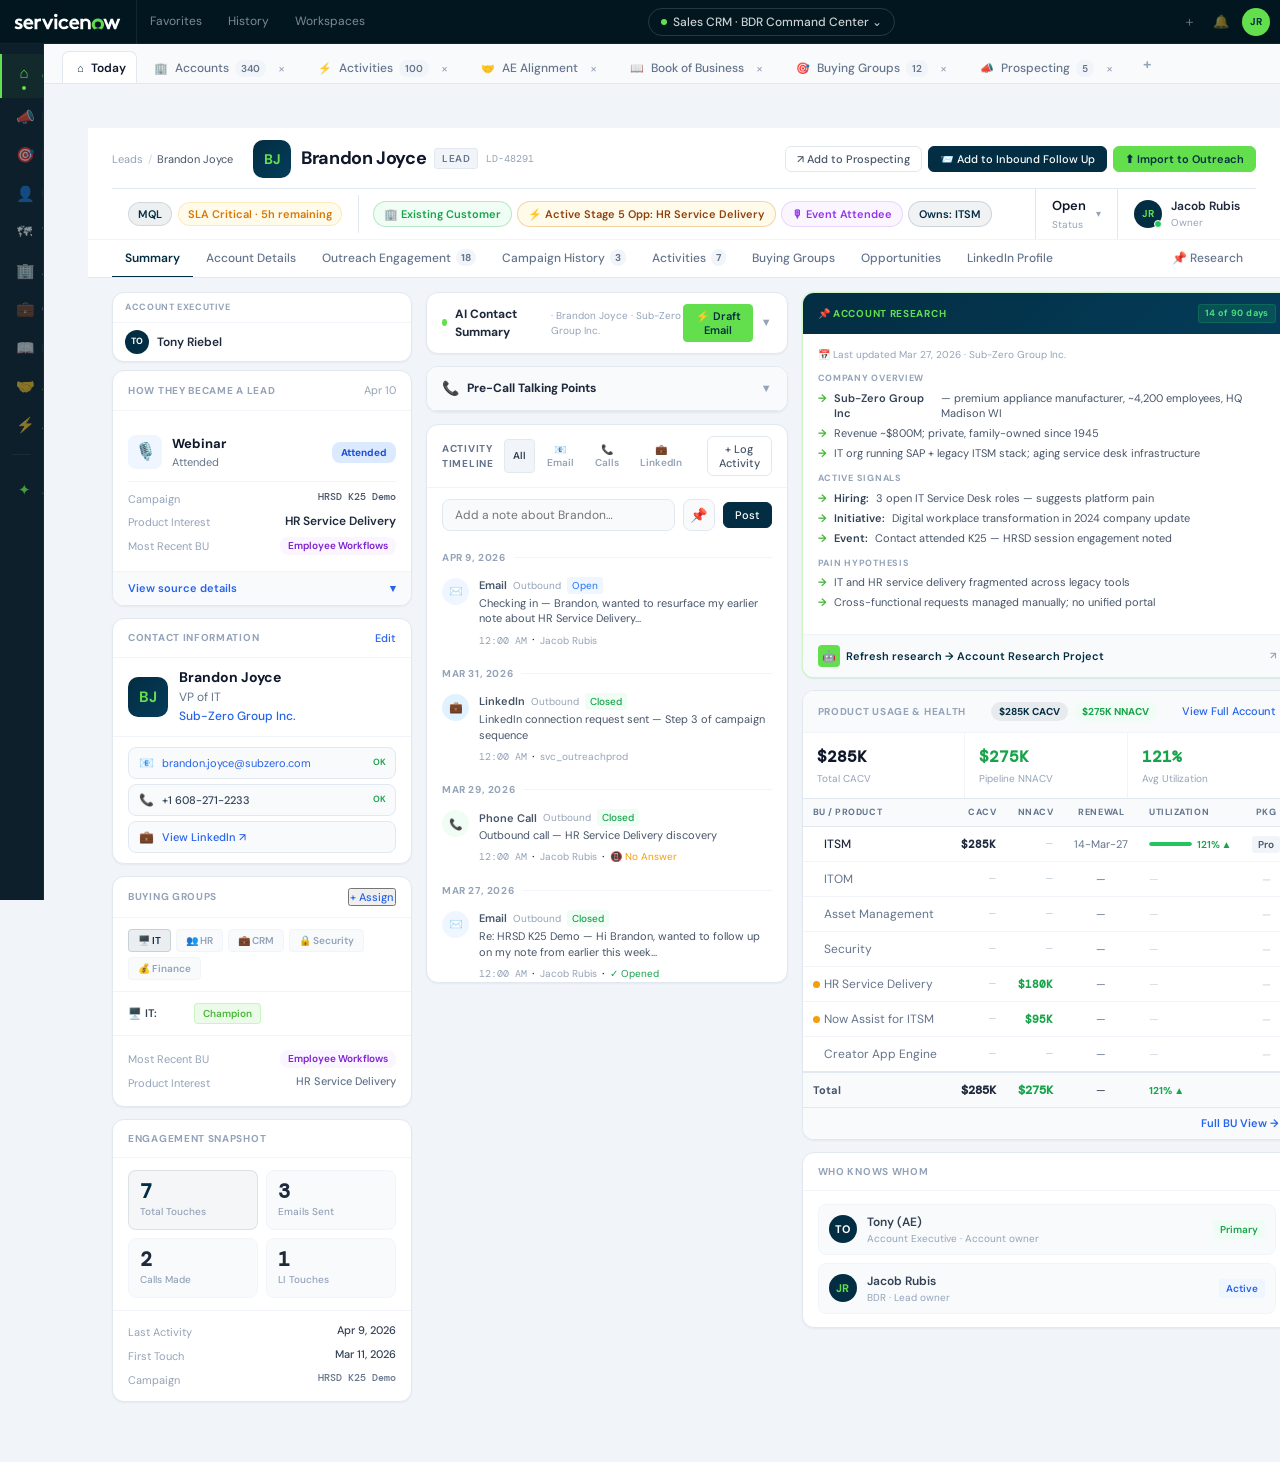
<file: lead-detail.html>
<!DOCTYPE html>
<html lang="en">
<head>
  <link rel="stylesheet" href="nav.css">
<meta charset="UTF-8">
<meta name="viewport" content="width=device-width, initial-scale=1.0">
<title>Lead Detail — BDR Command Center</title>
<link href="https://fonts.googleapis.com/css2?family=DM+Sans:opsz,wght@9..40,300;9..40,400;9..40,500;9..40,600;9..40,700&family=DM+Mono:wght@400;500&display=swap" rel="stylesheet">
<style>
*,*::before,*::after{margin:0;padding:0;box-sizing:border-box;}
html,body{height:100%;}
:root{
  --ink:#032D42;--ink-nav:#01161f;--ink-mid:#043d5a;
  --wasabi:#63DF4E;--wdk:#4ab83a;
  --white:#fff;--bg:#f1f5f9;
  --s50:#f8fafc;--s100:#f1f5f9;--s200:#e2e8f0;--s300:#cbd5e1;
  --s400:#94a3b8;--s500:#64748b;--s600:#475569;--s700:#334155;
  --s800:#1e293b;--s900:#0f172a;
  --b50:#eff6ff;--b500:#3b82f6;--b600:#2563eb;
  --g50:#f0fdf4;--g100:#dcfce7;--g500:#22c55e;--g600:#16a34a;
  --a50:#fffbeb;--a100:#fef3c7;--a500:#f59e0b;--a600:#d97706;
  --r50:#fff1f2;--r100:#ffe4e6;--r500:#ef4444;--r600:#dc2626;
  --p50:#faf5ff;--p500:#a855f7;--p600:#9333ea;
  --sh-xs:0 1px 2px rgba(0,0,0,.05);
  --sh-sm:0 1px 3px rgba(0,0,0,.10),0 1px 2px rgba(0,0,0,.06);
  --sh-md:0 4px 12px rgba(0,0,0,.08);
  --r:6px;--rmd:8px;--rlg:12px;
}
body{font-family:'DM Sans',sans-serif;background:var(--bg);color:var(--s800);font-size:13px;line-height:1.5;}
a{text-decoration:none;color:inherit;}
button{font-family:inherit;}
::-webkit-scrollbar{width:4px;height:4px;}
::-webkit-scrollbar-thumb{background:var(--s300);border-radius:2px;}

/* ── TOP NAV ── */
.gnav{height:44px;background:var(--ink-nav);display:flex;align-items:center;position:fixed;top:0;left:0;right:0;z-index:300;border-bottom:1px solid rgba(255,255,255,.06);}
.gnav-logo{display:flex;align-items:center;padding:0 14px;height:44px;border-right:1px solid rgba(255,255,255,.07);flex-shrink:0;}
.gnav-tabs{display:flex;align-items:center;}
.gnav-tab{display:flex;align-items:center;height:44px;padding:0 13px;font-size:12px;color:rgba(255,255,255,.5);cursor:pointer;border-bottom:2px solid transparent;white-space:nowrap;}
.gnav-tab:hover{color:rgba(255,255,255,.8);background:rgba(255,255,255,.04);}
.gnav-pill-wrap{flex:1;display:flex;justify-content:center;}
.gnav-pill{display:inline-flex;align-items:center;gap:6px;font-size:12px;font-weight:500;padding:4px 12px;border-radius:20px;border:1px solid rgba(255,255,255,.15);color:rgba(255,255,255,.8);}
.gnav-pill-dot{width:6px;height:6px;border-radius:50%;background:var(--wasabi);}
.gnav-r{display:flex;align-items:center;gap:2px;padding:0 10px;}
.gnav-btn{width:30px;height:30px;display:flex;align-items:center;justify-content:center;border-radius:4px;color:rgba(255,255,255,.45);font-size:13px;border:none;background:transparent;cursor:pointer;}
.gnav-btn:hover{background:rgba(255,255,255,.07);color:rgba(255,255,255,.8);}
.gnav-av{width:28px;height:28px;background:var(--wasabi);border-radius:50%;display:flex;align-items:center;justify-content:center;font-size:10px;font-weight:700;color:var(--ink);cursor:pointer;margin-left:4px;}

/* ── SIDEBAR ── */
.sbar{position:fixed;top:44px;left:0;bottom:0;width:44px;background:#0d1f2b;border-right:1px solid rgba(255,255,255,.05);z-index:200;display:flex;flex-direction:column;overflow:hidden;transition:width .22s cubic-bezier(.4,0,.2,1);}
.sbar:hover{width:180px;box-shadow:4px 0 20px rgba(0,0,0,.25);}
.sbar-sec{padding:10px 0 4px;}
.sbar-lbl{font-size:9px;font-weight:700;letter-spacing:.10em;text-transform:uppercase;color:rgba(255,255,255,.20);padding:0 14px;margin-bottom:2px;display:block;white-space:nowrap;opacity:0;transition:opacity .15s .05s;}
.sbar:hover .sbar-lbl{opacity:1;}
.sbar-item{display:flex;align-items:center;gap:10px;padding:8px 14px;font-size:12px;color:rgba(255,255,255,.50);border-left:2px solid transparent;transition:background .12s,color .12s;text-decoration:none;white-space:nowrap;}
.sbar-item:hover{background:rgba(255,255,255,.05);color:rgba(255,255,255,.85);}
.sbar-item.on{color:var(--wasabi);border-left-color:var(--wasabi);background:rgba(99,223,78,.06);font-weight:500;}
.sbar-ic{width:16px;min-width:16px;text-align:center;font-size:15px;flex-shrink:0;}
.sbar-item.on .sbar-ic::after{content:'';display:block;width:4px;height:4px;border-radius:50%;background:var(--wasabi);margin:1px auto 0;}
.sbar:hover .sbar-item.on .sbar-ic::after{display:none;}
.sb{margin-left:auto;font-size:9px;font-weight:600;padding:1px 5px;border-radius:8px;background:rgba(255,255,255,.08);color:rgba(255,255,255,.40);opacity:0;transition:opacity .1s;flex-shrink:0;}
.sbar:hover .sb{opacity:1;}
.sb.r{background:rgba(239,68,68,.20);color:#fca5a5;}
.sdiv{height:1px;background:rgba(255,255,255,.06);margin:5px 10px;}
.sbar-footer{padding:8px 14px 10px;font-size:9px;color:rgba(255,255,255,.14);margin-top:auto;white-space:nowrap;opacity:0;transition:opacity .15s;}
.sbar:hover .sbar-footer{opacity:1;}

/* ── LAYOUT ── */
.main{margin-top:44px;margin-left:44px;min-height:calc(100vh - 44px);}

/* ── RECORD HEADER ── */
.rec-hdr{background:var(--white);border-bottom:1px solid var(--s200);padding:0 24px;position:sticky;top:44px;z-index:100;}
.rec-hdr-top{display:flex;align-items:center;gap:12px;padding:12px 0 0;}
.breadcrumb{font-size:11px;color:var(--s400);display:flex;align-items:center;gap:5px;flex-shrink:0;}
.breadcrumb a{color:var(--s400);}
.breadcrumb a:hover{color:var(--b600);}
.breadcrumb .sep{color:var(--s300);}
.rec-av{width:38px;height:38px;background:linear-gradient(135deg,var(--ink),var(--ink-mid));border-radius:10px;display:flex;align-items:center;justify-content:center;font-size:14px;font-weight:700;color:var(--wasabi);flex-shrink:0;}
.rec-id{font-size:11px;flex:1;min-width:0;}
.rec-name-row{display:flex;align-items:center;gap:8px;margin-bottom:2px;}
.rec-name{font-size:18px;font-weight:700;color:var(--s900);letter-spacing:-.02em;}
.rec-badge{font-size:10px;font-weight:600;letter-spacing:.05em;text-transform:uppercase;background:var(--s100);color:var(--s500);padding:2px 7px;border-radius:3px;border:1px solid var(--s200);}
.rec-mono{font-size:10px;font-family:'DM Mono',monospace;color:var(--s400);}
.rec-meta{display:flex;align-items:center;gap:10px;flex-wrap:wrap;}
.rec-meta-item{display:flex;align-items:center;gap:4px;font-size:11px;color:var(--s500);}
.rec-meta-item a{color:var(--b600);}
.rec-meta-dot{width:3px;height:3px;border-radius:50%;background:var(--s300);}
.rec-acts{display:flex;align-items:center;gap:6px;flex-shrink:0;}
.btn{display:inline-flex;align-items:center;gap:5px;font-family:inherit;font-size:12px;font-weight:500;padding:6px 12px;border-radius:var(--r);cursor:pointer;border:1px solid;transition:.12s;}
.btn-g{background:transparent;color:var(--s600);border-color:var(--s200);}
.btn-g:hover{background:var(--s50);border-color:var(--s300);}
.btn-p{background:var(--ink);color:var(--white);border-color:var(--ink);}
.btn-p:hover{background:var(--ink-mid);}
.btn-w{background:var(--wasabi);color:var(--ink);border-color:var(--wasabi);font-weight:600;}
.btn-w:hover{background:var(--wdk);}
.btn-sm{font-size:11px;padding:5px 11px;}

/* STATUS BAR */
.status-bar{display:flex;align-items:center;gap:8px;padding:8px 0;border-top:1px solid var(--s100);margin-top:10px;flex-wrap:wrap;}
.status-pill{display:inline-flex;align-items:center;gap:5px;font-size:11px;font-weight:600;padding:4px 10px;border-radius:20px;cursor:pointer;border:1px solid;}
.sp-open{background:var(--b50);color:var(--b600);border-color:var(--b500);}
.sp-working{background:var(--a50);color:var(--a600);border-color:var(--a500);opacity:.5;font-weight:400;}
.sp-qualified{background:var(--g50);color:var(--g600);border-color:var(--g500);opacity:.5;font-weight:400;}
.sp-dq{background:var(--r50);color:var(--r600);border-color:var(--r500);opacity:.5;font-weight:400;}
.sp-dot{width:6px;height:6px;border-radius:50%;}
.owner-chip{display:flex;align-items:center;gap:6px;font-size:12px;color:var(--s600);padding:3px 8px 3px 4px;border-radius:20px;border:1px solid var(--s200);background:var(--s50);}
.owner-av{width:20px;height:20px;border-radius:50%;display:flex;align-items:center;justify-content:center;font-size:9px;font-weight:700;color:var(--white);}
.score-chip{display:flex;align-items:center;gap:5px;font-size:11px;font-weight:600;padding:4px 10px;border-radius:20px;background:linear-gradient(135deg,#fef3c7,#fde68a);color:#92400e;border:1px solid #fde68a;}

/* TAB NAV */
.tab-nav{display:flex;border-top:1px solid var(--s100);margin:0 -24px;padding:0 24px;overflow-x:auto;}
.tab-nav::-webkit-scrollbar{height:0;}
.tab-it{display:flex;align-items:center;gap:5px;padding:9px 13px;font-size:12px;font-weight:500;color:var(--s500);cursor:pointer;border-bottom:2px solid transparent;margin-bottom:-1px;white-space:nowrap;transition:.1s;user-select:none;}
.tab-it:hover{color:var(--s700);}
.tab-it.on{color:var(--ink);border-bottom-color:var(--ink);font-weight:600;}
.tab-it.research{color:var(--wdk);background:rgba(99,223,78,.03);}
.tab-it.research.on{color:var(--wdk);border-bottom-color:var(--wasabi);}
.tab-ct{font-size:10px;font-weight:700;padding:1px 5px;border-radius:10px;background:var(--s100);color:var(--s500);}
.tab-it.on .tab-ct{background:var(--ink);color:var(--white);}

/* PAGE BODY */
.page-body{display:grid;grid-template-columns:300px 1fr 490px;gap:14px;padding:14px 24px 48px;align-items:start;}

/* PANELS */
.panel{background:var(--white);border:1px solid var(--s200);border-radius:var(--rlg);overflow:hidden;box-shadow:var(--sh-xs);margin-bottom:12px;}
.panel-hd{display:flex;align-items:center;justify-content:space-between;padding:11px 15px;border-bottom:1px solid var(--s100);}
.panel-title{font-size:10px;font-weight:700;letter-spacing:.07em;text-transform:uppercase;color:var(--s400);}
.panel-act{font-size:11px;color:var(--b600);cursor:pointer;font-weight:500;}
.panel-act:hover{text-decoration:underline;}

/* SCORE RING */
.score-section{padding:14px 15px;border-bottom:1px solid var(--s100);display:flex;align-items:center;gap:13px;}
.score-ring-wrap{width:54px;height:54px;border-radius:50%;display:flex;align-items:center;justify-content:center;flex-shrink:0;position:relative;}
.score-ring-wrap::before{content:'';position:absolute;inset:5px;background:var(--white);border-radius:50%;z-index:1;}
.score-inner{position:relative;z-index:2;text-align:center;}
.score-num{font-size:15px;font-weight:700;color:var(--s800);line-height:1;font-family:'DM Mono',monospace;}
.score-denom{font-size:8px;color:var(--s400);}
.score-details{flex:1;}
.score-lbl{font-size:12px;font-weight:600;color:var(--s700);margin-bottom:1px;}
.score-sub{font-size:10px;color:var(--s400);}
.score-bars{display:flex;flex-direction:column;gap:4px;margin-top:6px;}
.sbar-row{display:flex;align-items:center;gap:6px;}
.sbar-lbl2{font-size:10px;color:var(--s400);width:58px;flex-shrink:0;}
.sbar-track{flex:1;height:4px;background:var(--s100);border-radius:2px;overflow:hidden;}
.sbar-fill{height:100%;border-radius:2px;}
.sbar-val{font-size:10px;font-weight:600;color:var(--s500);width:20px;text-align:right;}

/* FIELD GROUPS */
.fg{padding:11px 15px;border-bottom:1px solid var(--s100);}
.fg:last-child{border-bottom:none;}
.fg-lbl{font-size:9px;font-weight:700;letter-spacing:.09em;text-transform:uppercase;color:var(--s400);margin-bottom:7px;}
.fr{display:flex;justify-content:space-between;align-items:flex-start;gap:8px;padding:3px 0;min-height:24px;}
.fl{font-size:11px;color:var(--s400);flex-shrink:0;min-width:85px;padding-top:1px;}
.fv{font-size:12px;color:var(--s700);font-weight:500;text-align:right;flex:1;line-height:1.4;}
.fv.link{color:var(--b600);cursor:pointer;}
.fv.link:hover{text-decoration:underline;}
.ftag{display:inline-flex;align-items:center;gap:3px;font-size:10px;font-weight:600;padding:2px 7px;border-radius:3px;}
.ftag-blue{background:var(--b50);color:var(--b600);}
.ftag-green{background:var(--g50);color:var(--g600);}
.ftag-amber{background:var(--a50);color:#92400e;}
.ftag-ink{background:rgba(3,45,66,.07);color:var(--ink);}
.ftag-gray{background:var(--s100);color:var(--s600);}

/* BU STRIP */
.bu-strip{display:flex;flex-wrap:wrap;gap:5px;padding:11px 15px;border-bottom:1px solid var(--s100);}
.bu-tag{display:inline-flex;align-items:center;gap:4px;font-size:10px;font-weight:600;padding:3px 9px;border-radius:4px;cursor:pointer;transition:.1s;}
.bu-active{background:rgba(3,45,66,.08);color:var(--ink);border:1px solid rgba(3,45,66,.15);}.bu-active:hover{box-shadow:0 2px 8px rgba(3,45,66,.18);transform:translateY(-1px);}
.bu-inactive{background:var(--s50);color:var(--s400);border:1px solid var(--s100);}.bu-inactive:hover{background:var(--s100);color:var(--s600);transform:translateY(-1px);}
.bg-assign-btn{display:inline-flex;align-items:center;gap:5px;font-size:11px;font-weight:600;padding:5px 12px;border-radius:20px;border:1.5px dashed var(--s300);background:transparent;color:var(--s500);cursor:pointer;transition:.12s;font-family:inherit;}.bg-assign-btn:hover{border-color:var(--ink);color:var(--ink);background:rgba(3,45,66,.03);}
.bg-modal-overlay{position:fixed;inset:0;background:rgba(0,0,0,.52);display:flex;align-items:center;justify-content:center;z-index:1000;backdrop-filter:blur(4px);}
.bg-modal{background:var(--white);border-radius:var(--rlg);width:min(580px,96vw);max-height:88vh;overflow-y:auto;box-shadow:0 24px 64px rgba(0,0,0,.28);animation:fadeIn .18s ease;position:relative;}
.bg-modal-hdr{background:linear-gradient(135deg,var(--ink) 0%,#054060 100%);padding:18px 20px 14px;border-radius:var(--rlg) var(--rlg) 0 0;position:relative;}
.bg-modal-close{position:absolute;top:13px;right:14px;width:28px;height:28px;border-radius:50%;background:rgba(255,255,255,.12);border:none;color:rgba(255,255,255,.7);cursor:pointer;font-size:18px;display:flex;align-items:center;justify-content:center;transition:.12s;line-height:1;}.bg-modal-close:hover{background:rgba(255,255,255,.22);color:var(--white);}
.bg-modal-body{padding:18px 20px;}
.bg-modal-stat-row{display:grid;grid-template-columns:repeat(3,1fr);gap:8px;margin-bottom:16px;}
.bg-modal-stat{background:var(--s50);border:1px solid var(--s200);border-radius:var(--rmd);padding:11px 13px;}.bg-modal-stat-num{font-size:18px;font-weight:700;color:var(--s900);font-family:'DM Mono',monospace;line-height:1;}.bg-modal-stat-lbl{font-size:10px;color:var(--s400);margin-top:3px;}
.bg-modal-section{margin-bottom:14px;}.bg-modal-section-title{font-size:9px;font-weight:700;letter-spacing:.09em;text-transform:uppercase;color:var(--s400);margin-bottom:8px;display:flex;align-items:center;gap:6px;}.bg-modal-section-title::after{content:'';flex:1;height:1px;background:var(--s100);}
.bg-member-row{display:flex;align-items:center;gap:10px;padding:9px 11px;background:var(--s50);border:1px solid var(--s100);border-radius:var(--rmd);margin-bottom:6px;}
.bg-member-av{width:30px;height:30px;border-radius:50%;display:flex;align-items:center;justify-content:center;font-size:11px;font-weight:700;color:var(--white);flex-shrink:0;}
.bg-member-role{margin-left:auto;font-size:10px;font-weight:700;padding:2px 8px;border-radius:4px;white-space:nowrap;}
.role-option{display:flex;align-items:flex-start;gap:12px;padding:13px 14px;border-radius:var(--rmd);border:1.5px solid var(--s200);cursor:pointer;transition:.12s;background:var(--white);}.role-option:hover{border-color:var(--s400);background:var(--s50);}.role-option.selected{border-color:var(--ink);background:rgba(3,45,66,.03);}
.role-radio{width:18px;height:18px;border-radius:50%;border:2px solid var(--s300);display:flex;align-items:center;justify-content:center;flex-shrink:0;margin-top:2px;transition:.12s;position:relative;}.role-option.selected .role-radio{border-color:var(--ink);}.role-option.selected .role-radio::after{content:'';width:9px;height:9px;border-radius:50%;background:var(--ink);position:absolute;}

/* ENGAGEMENT GRID */
.eng-grid{display:grid;grid-template-columns:1fr 1fr;gap:8px;padding:12px 15px;}
.eng-stat{background:var(--s50);border-radius:var(--rmd);padding:10px 11px;border:1px solid var(--s100);}
.eng-stat.hl{background:rgba(3,45,66,.04);border-color:rgba(3,45,66,.1);}
.eng-num{font-size:20px;font-weight:700;color:var(--s800);line-height:1;margin-bottom:3px;font-family:'DM Mono',monospace;}
.eng-stat.hl .eng-num{color:var(--ink);}
.eng-lbl{font-size:10px;color:var(--s400);font-weight:500;}

/* AI CARD */
.ai-card{border-radius:var(--rlg);padding:15px 17px;margin-bottom:12px;background:linear-gradient(135deg,#021e2e 0%,var(--ink) 60%,#054060 100%);border:1px solid rgba(99,223,78,.2);position:relative;overflow:hidden;}
.ai-card::before{content:'';position:absolute;top:-40px;right:-40px;width:180px;height:180px;background:radial-gradient(circle,rgba(99,223,78,.1) 0%,transparent 70%);pointer-events:none;}
.ai-card-hd{display:flex;align-items:center;justify-content:space-between;margin-bottom:10px;}
.ai-lbl{display:flex;align-items:center;gap:6px;font-size:10px;font-weight:700;letter-spacing:.08em;text-transform:uppercase;color:var(--wasabi);}
.ai-pulse{width:7px;height:7px;background:var(--wasabi);border-radius:50%;animation:pulse 2s infinite;}
@keyframes pulse{0%,100%{opacity:1;transform:scale(1);}50%{opacity:.5;transform:scale(.85);}}
.ai-card-btns{display:flex;gap:5px;}
.ai-btn{font-size:11px;font-weight:500;padding:3px 10px;border-radius:4px;cursor:pointer;border:1px solid;font-family:inherit;transition:.1s;}
.ai-btn-out{background:transparent;color:rgba(255,255,255,.6);border-color:rgba(255,255,255,.15);}
.ai-btn-out:hover{background:rgba(255,255,255,.06);}
.ai-btn-solid{background:var(--wasabi);color:var(--ink);border-color:var(--wasabi);font-weight:600;}
.ai-btn-solid:hover{background:var(--wdk);}
.ai-summary{font-size:12px;color:rgba(255,255,255,.75);line-height:1.65;margin-bottom:12px;}
.ai-summary strong{color:var(--wasabi);font-weight:600;}
.ai-tags{display:flex;flex-wrap:wrap;gap:5px;}
.ai-tag{font-size:10px;font-weight:600;padding:3px 8px;border-radius:3px;letter-spacing:.03em;}
.ai-tag-green{background:rgba(99,223,78,.12);color:var(--wasabi);border:1px solid rgba(99,223,78,.2);}
.ai-tag-blue{background:rgba(74,179,232,.12);color:#7dd3fc;border:1px solid rgba(74,179,232,.2);}
.ai-tag-amber{background:rgba(245,166,35,.12);color:#fcd34d;border:1px solid rgba(245,166,35,.2);}
.ai-tag-red{background:rgba(239,68,68,.12);color:#fca5a5;border:1px solid rgba(239,68,68,.2);}

/* NBA CARD */
.nba-card{background:var(--white);border:1px solid var(--s200);border-radius:var(--rlg);padding:13px 15px;margin-bottom:12px;box-shadow:var(--sh-xs);}
.nba-hd{display:flex;align-items:center;justify-content:space-between;margin-bottom:9px;}
.nba-title{font-size:10px;font-weight:700;letter-spacing:.07em;text-transform:uppercase;color:var(--s500);}
.nba-items{display:flex;flex-direction:column;gap:6px;}
.nba-item{display:flex;align-items:center;gap:10px;padding:8px 10px;border-radius:var(--rmd);border:1px solid var(--s100);background:var(--s50);cursor:pointer;transition:.1s;}
.nba-item:hover{border-color:var(--s200);background:var(--white);box-shadow:var(--sh-xs);}
.nba-item.primary{background:var(--ink);border-color:var(--ink);}
.nba-item.primary:hover{background:var(--ink-mid);}
.nba-ic{width:28px;height:28px;border-radius:var(--r);display:flex;align-items:center;justify-content:center;font-size:13px;flex-shrink:0;}
.nba-ic-g{background:var(--g50);}
.nba-ic-b{background:var(--b50);}
.nba-ic-a{background:var(--a50);}
.nba-ic-w{background:rgba(255,255,255,.15);}
.nba-text{flex:1;min-width:0;}
.nba-action{font-size:12px;font-weight:600;color:var(--s700);}
.nba-item.primary .nba-action{color:var(--white);}
.nba-sub{font-size:10px;color:var(--s400);}
.nba-item.primary .nba-sub{color:rgba(255,255,255,.5);}
.nba-cta{font-size:11px;font-weight:600;padding:4px 10px;border-radius:var(--r);flex-shrink:0;}
.nba-cta-w{background:var(--wasabi);color:var(--ink);}
.nba-cta-g{background:var(--s100);color:var(--s600);}
.nba-cta-wg{background:rgba(255,255,255,.15);color:rgba(255,255,255,.8);}

/* TIMELINE */
.tl-panel{background:var(--white);border:1px solid var(--s200);border-radius:var(--rlg);overflow:hidden;box-shadow:var(--sh-xs);}
.tl-hd{display:flex;align-items:center;gap:10px;padding:11px 15px;border-bottom:1px solid var(--s100);}
.tl-title{font-size:10px;font-weight:700;letter-spacing:.07em;text-transform:uppercase;color:var(--s500);flex:1;}
.tl-filters{display:flex;gap:3px;}
.tlfil{font-size:10px;font-weight:600;padding:3px 8px;border-radius:4px;cursor:pointer;border:1px solid transparent;background:transparent;color:var(--s400);font-family:inherit;transition:.1s;}
.tlfil:hover{color:var(--s600);background:var(--s50);}
.tlfil.on{background:var(--s100);color:var(--s700);border-color:var(--s200);}
.tl-compose{margin:11px 15px;display:flex;align-items:center;gap:8px;}
.compose-in{flex:1;height:32px;background:var(--s50);border:1px solid var(--s200);border-radius:var(--rmd);padding:0 12px;font-family:inherit;font-size:12px;color:var(--s600);outline:none;}
.compose-in:focus{border-color:var(--ink);background:var(--white);}
.pin-toggle{width:32px;height:32px;border-radius:var(--rmd);border:1px solid var(--s200);background:var(--s50);cursor:pointer;display:flex;align-items:center;justify-content:center;font-size:14px;transition:.12s;flex-shrink:0;}.pin-toggle:hover{background:var(--s100);border-color:var(--s300);}.pin-toggle.on{background:var(--a50);border-color:var(--a500);box-shadow:0 0 0 2px rgba(245,158,11,.15);}
.pinned-notes{padding:0 15px;}
.pinned-note{display:flex;align-items:flex-start;gap:10px;padding:10px 12px;margin-bottom:8px;border-radius:var(--rmd);border:1px solid;animation:fadeIn .2s ease;}
.pinned-note.warning{background:rgba(239,68,68,.04);border-color:rgba(239,68,68,.2);}
.pinned-note.info{background:rgba(245,158,11,.05);border-color:rgba(245,158,11,.25);}
.pinned-note.general{background:rgba(3,45,66,.03);border-color:rgba(3,45,66,.12);}
.pinned-note-pin{font-size:12px;flex-shrink:0;margin-top:1px;}
.pinned-note-body{flex:1;min-width:0;}
.pinned-note-text{font-size:12px;color:var(--s800);font-weight:500;line-height:1.5;}
.pinned-note-meta{font-size:10px;color:var(--s400);margin-top:3px;display:flex;align-items:center;gap:6px;}
.pinned-note-remove{margin-left:auto;font-size:11px;color:var(--s400);cursor:pointer;background:none;border:none;padding:2px 6px;border-radius:4px;font-family:inherit;flex-shrink:0;}.pinned-note-remove:hover{color:var(--r600);background:var(--r50);}
.tl-items{max-height:440px;overflow-y:auto;padding:0 15px 12px;}
.tl-date-lbl{font-size:10px;font-weight:700;letter-spacing:.06em;text-transform:uppercase;color:var(--s400);padding:8px 0 4px;display:flex;align-items:center;gap:8px;}
.tl-date-lbl::after{content:'';flex:1;height:1px;background:var(--s100);}
.tl-item{display:flex;gap:10px;padding:8px 0;border-bottom:1px solid var(--s50);cursor:pointer;transition:.1s;}
.tl-item:hover{background:var(--s50);margin:0 -4px;padding:8px 4px;border-radius:var(--r);border-bottom-color:transparent;}
.tl-item:last-child{border-bottom:none;}
.tl-ic{width:27px;height:27px;border-radius:50%;display:flex;align-items:center;justify-content:center;font-size:11px;flex-shrink:0;margin-top:1px;}
.tl-email{background:var(--b50);color:var(--b500);}
.tl-call{background:var(--g50);color:var(--g600);}
.tl-li{background:#e0f2fe;color:#0284c7;}
.tl-note{background:var(--a50);color:#b45309;}
.tl-event{background:var(--p50);color:var(--p500);}
.tl-body{flex:1;min-width:0;}
.tl-row{display:flex;align-items:center;gap:6px;margin-bottom:2px;}
.tl-type{font-size:11px;font-weight:600;color:var(--s600);}
.tl-dir{font-size:10px;color:var(--s400);}
.tl-st{font-size:10px;font-weight:500;padding:1px 5px;border-radius:3px;}
.tl-st-closed{background:var(--g50);color:var(--g600);}
.tl-st-open{background:var(--b50);color:var(--b500);}
.tl-preview{font-size:11px;color:var(--s600);line-height:1.45;display:-webkit-box;-webkit-line-clamp:2;-webkit-box-orient:vertical;overflow:hidden;}
.tl-meta{display:flex;align-items:center;gap:5px;margin-top:3px;}
.tl-time{font-size:10px;color:var(--s400);font-family:'DM Mono',monospace;}
.tl-rep{font-size:10px;color:var(--s400);}

/* RESEARCH PANEL */
.rp{background:var(--white);border:1px solid rgba(99,223,78,.3);border-radius:var(--rlg);overflow:hidden;box-shadow:0 0 0 1px rgba(99,223,78,.08),var(--sh-xs);margin-bottom:12px;}
.rp-hd{background:linear-gradient(135deg,var(--ink) 0%,#043d5a 100%);padding:11px 15px;display:flex;align-items:center;justify-content:space-between;}
.rp-title{display:flex;align-items:center;gap:7px;font-size:10px;font-weight:700;letter-spacing:.07em;text-transform:uppercase;color:var(--wasabi);}
.rp-badge{font-size:9px;font-weight:700;padding:2px 6px;border-radius:3px;letter-spacing:.04em;}
.rp-stale{background:rgba(245,158,11,.15);color:#fcd34d;border:1px solid rgba(245,158,11,.2);}
.rp-fresh{background:rgba(34,197,94,.15);color:#4ade80;border:1px solid rgba(34,197,94,.2);}
.rp-warn{background:rgba(245,158,11,.06);border:1px solid rgba(245,158,11,.2);border-radius:var(--rmd);padding:9px 12px;margin:10px 15px;display:flex;align-items:flex-start;gap:8px;}
.rp-warn-title{font-size:11px;font-weight:600;color:#92400e;margin-bottom:2px;}
.rp-warn-sub{font-size:10px;color:#b45309;}
.rp-body{padding:13px 15px;}
.rp-date{font-size:10px;color:var(--s400);margin-bottom:10px;}
.rp-sec{margin-bottom:10px;}
.rp-sec-title{font-size:9px;font-weight:700;letter-spacing:.08em;text-transform:uppercase;color:var(--s400);margin-bottom:5px;}
.rp-bullets{display:flex;flex-direction:column;gap:4px;}
.rp-bullet{display:flex;gap:7px;align-items:flex-start;font-size:11px;color:var(--s600);line-height:1.45;}
.rp-bullet::before{content:'→';color:var(--wdk);font-size:11px;flex-shrink:0;font-weight:700;}
.rp-bullet strong{color:var(--s700);font-weight:600;}
.rp-cta{display:flex;align-items:center;gap:6px;padding:10px 15px;border-top:1px solid var(--s100);font-size:11px;color:var(--ink);font-weight:600;cursor:pointer;transition:.1s;background:var(--s50);}
.rp-cta:hover{background:var(--s100);}
.rp-cta-ic{width:22px;height:22px;background:var(--wasabi);border-radius:4px;display:flex;align-items:center;justify-content:center;font-size:11px;color:var(--ink);flex-shrink:0;}

/* PIPELINE ROWS */
.pl-row{display:flex;align-items:flex-start;gap:8px;padding:9px 15px;border-bottom:1px solid var(--s50);}
.pl-row:last-child{border-bottom:none;}
.pl-lbl{font-size:11px;color:var(--s400);min-width:90px;flex-shrink:0;padding-top:1px;}
.pl-val{font-size:12px;color:var(--s700);font-weight:500;flex:1;text-align:right;}
.pl-val.link{color:var(--b600);cursor:pointer;}

/* WHO KNOWS WHOM */
.wkw-item{display:flex;align-items:center;gap:10px;padding:8px 10px;background:var(--s50);border-radius:var(--rmd);border:1px solid var(--s100);}

/* ── PRE-CALL TALKING POINTS (REDESIGNED) ── */
.pct-card{background:var(--white);border:1px solid var(--s200);border-radius:var(--rlg);overflow:hidden;box-shadow:var(--sh-xs);margin-bottom:12px;}
.pct-hd{display:flex;align-items:center;justify-content:space-between;padding:11px 15px;cursor:pointer;user-select:none;background:var(--s50);border-bottom:1px solid var(--s200);transition:.12s;}
.pct-hd:hover{background:var(--s100);}
.pct-hd-left{display:flex;align-items:center;gap:8px;}
.pct-hd-title{font-size:12px;font-weight:700;color:var(--s800);}
.pct-hd-sub{font-size:11px;color:var(--s400);}
.pct-toggle{font-size:11px;color:var(--s400);transition:transform .2s;}
.pct-toggle.open{transform:rotate(180deg);}
.pct-body{display:none;}
.pct-body.open{display:block;}

/* Situation chips */
.sit-row{display:flex;align-items:center;gap:6px;padding:10px 15px;border-bottom:1px solid var(--s100);background:var(--s50);flex-wrap:wrap;}
.sit-chip{display:inline-flex;align-items:center;gap:5px;font-size:11px;font-weight:600;padding:4px 10px;border-radius:20px;border:1px solid;}
.sit-customer{background:var(--g50);color:var(--g600);border-color:rgba(22,163,74,.25);}
.sit-newlogo{background:var(--b50);color:var(--b600);border-color:rgba(59,130,246,.25);}
.sit-opp-active{background:var(--a50);color:#92400e;border-color:rgba(217,119,6,.3);}
.sit-opp-none{background:var(--s100);color:var(--s500);border-color:var(--s200);}
.sit-source{background:var(--p50);color:var(--p600);border-color:rgba(168,85,247,.2);}

/* Opener section */
.pct-opener{padding:12px 15px;border-bottom:1px solid var(--s100);}
.pct-sec-label{font-size:9px;font-weight:700;letter-spacing:.09em;text-transform:uppercase;color:var(--s400);margin-bottom:7px;display:flex;align-items:center;gap:6px;}
.pct-sec-label::after{content:'';flex:1;height:1px;background:var(--s100);}
.pct-script-block{font-size:12px;color:var(--s700);line-height:1.7;font-style:italic;padding:10px 13px;background:rgba(3,45,66,.03);border-left:3px solid var(--ink);border-radius:0 6px 6px 0;position:relative;}
.pct-script-block .script-quote{position:absolute;top:6px;right:10px;font-size:18px;color:var(--s200);font-style:normal;line-height:1;}

/* Questions section */
.pct-questions{padding:12px 15px;border-bottom:1px solid var(--s100);}
.pct-q-group{margin-bottom:10px;}
.pct-q-group:last-child{margin-bottom:0;}
.pct-q-group-label{font-size:10px;font-weight:700;padding:3px 8px;border-radius:4px;margin-bottom:6px;display:inline-flex;align-items:center;gap:5px;}
.pct-q-label-expansion{background:rgba(217,119,6,.08);color:#92400e;}
.pct-q-label-discovery{background:rgba(3,45,66,.07);color:var(--ink);}
.pct-q-label-qualification{background:rgba(22,163,74,.08);color:var(--g600);}
.pct-q-label-advancement{background:rgba(59,130,246,.08);color:var(--b600);}
.pct-q-list{display:flex;flex-direction:column;gap:5px;}
.pct-q-item{display:flex;gap:8px;align-items:flex-start;padding:6px 9px;border-radius:var(--rmd);border:1px solid var(--s100);background:var(--s50);cursor:pointer;transition:.1s;}
.pct-q-item:hover{border-color:var(--s300);background:var(--white);}
.pct-q-num{font-size:10px;font-weight:700;color:var(--s400);min-width:16px;padding-top:1px;font-family:'DM Mono',monospace;}
.pct-q-text{font-size:12px;color:var(--s700);line-height:1.5;flex:1;}
.pct-q-copy{font-size:10px;color:var(--s400);flex-shrink:0;opacity:0;transition:.1s;}
.pct-q-item:hover .pct-q-copy{opacity:1;}

/* Value prop block */
.pct-valueprop{padding:11px 15px;border-bottom:1px solid var(--s100);background:linear-gradient(135deg,rgba(3,45,66,.03) 0%,rgba(99,223,78,.04) 100%);}
.pct-vp-inner{display:flex;gap:10px;align-items:flex-start;padding:10px 13px;background:var(--white);border:1px solid rgba(3,45,66,.12);border-left:3px solid var(--wasabi);border-radius:0 var(--rmd) var(--rmd) 0;position:relative;}
.pct-vp-text{font-size:12px;color:var(--s800);line-height:1.65;flex:1;font-weight:500;}
.pct-vp-copy{font-size:10px;color:var(--s400);flex-shrink:0;padding:3px 7px;border-radius:4px;border:1px solid var(--s200);background:var(--s50);cursor:pointer;white-space:nowrap;transition:.1s;}
.pct-vp-copy:hover{background:var(--s100);color:var(--s600);}
.pct-vp-level{font-size:9px;font-weight:700;letter-spacing:.07em;text-transform:uppercase;color:var(--wdk);margin-bottom:5px;}

/* Objection handles */
.pct-objections{padding:12px 15px;}
.pct-obj-item{display:flex;gap:10px;align-items:flex-start;padding:8px 0;border-bottom:1px solid var(--s100);}
.pct-obj-item:last-child{border-bottom:none;}
.pct-obj-left{flex:1;min-width:0;}
.pct-obj-trigger{font-size:11px;font-weight:600;color:var(--r600);margin-bottom:3px;}
.pct-obj-response{font-size:11px;color:var(--s600);line-height:1.5;font-style:italic;}
.pct-obj-tag{font-size:9px;font-weight:700;padding:2px 6px;border-radius:3px;flex-shrink:0;margin-top:2px;text-transform:uppercase;letter-spacing:.04em;}
.pct-obj-tag-redirect{background:var(--b50);color:var(--b600);}
.pct-obj-tag-qualify{background:var(--g50);color:var(--g600);}
.pct-obj-tag-timing{background:var(--a50);color:var(--a600);}

/* Active Upsell card */
.upsell-card{background:var(--white);border:1px solid rgba(245,158,11,.35);border-radius:var(--rlg);overflow:hidden;box-shadow:0 0 0 1px rgba(245,158,11,.08),var(--sh-xs);margin-bottom:12px;}
.upsell-hd{background:linear-gradient(135deg,#78350f 0%,#92400e 100%);padding:10px 14px;display:flex;align-items:center;justify-content:space-between;}
.upsell-hd-left{display:flex;align-items:center;gap:7px;}
.upsell-hd-title{font-size:10px;font-weight:700;letter-spacing:.07em;text-transform:uppercase;color:#fef3c7;}
.upsell-hd-dot{width:6px;height:6px;border-radius:50%;background:#fbbf24;animation:pulse 2s infinite;}
.upsell-none{padding:14px 15px;display:flex;align-items:center;gap:10px;}
.upsell-none-ic{width:28px;height:28px;border-radius:50%;background:var(--s100);display:flex;align-items:center;justify-content:center;font-size:13px;flex-shrink:0;}
.upsell-row{padding:11px 14px;border-bottom:1px solid rgba(245,158,11,.1);display:flex;align-items:flex-start;gap:10px;transition:.1s;}
.upsell-row:last-child{border-bottom:none;}
.upsell-row:hover{background:rgba(245,158,11,.03);}
.upsell-bu-dot{width:8px;height:8px;border-radius:50%;flex-shrink:0;margin-top:4px;}
.upsell-bu-name{font-size:12px;font-weight:700;color:var(--s800);margin-bottom:2px;}
.upsell-bu-meta{font-size:11px;color:var(--s500);}
.upsell-amt{font-size:14px;font-weight:700;color:var(--g600);font-family:'DM Mono',monospace;white-space:nowrap;margin-left:auto;padding-left:8px;}
.upsell-call-note{margin:0 14px 12px;padding:8px 11px;background:rgba(245,158,11,.07);border:1px solid rgba(245,158,11,.2);border-radius:var(--rmd);font-size:11px;color:#92400e;line-height:1.5;}
.upsell-call-note strong{color:#78350f;}

/* Contact Assist Card */
.cac-card{background:var(--white);border:1px solid var(--s200);border-radius:var(--rlg);overflow:hidden;box-shadow:var(--sh-xs);margin-bottom:12px;}
.cac-hd{display:flex;align-items:center;justify-content:space-between;padding:11px 15px;cursor:pointer;user-select:none;transition:.12s;}
.cac-hd:hover{background:var(--s50);}
.cac-hd-left{display:flex;align-items:center;gap:8px;}
.cac-hd-title{font-size:12px;font-weight:700;color:var(--s800);}
.cac-body{display:none;border-top:1px solid var(--s100);}
.cac-body.open{display:block;}
.cac-tabs{display:flex;border-bottom:1px solid var(--s100);}
.cac-tab{flex:1;padding:9px 12px;font-size:11px;font-weight:500;color:var(--s500);cursor:pointer;text-align:center;border-bottom:2px solid transparent;transition:.1s;user-select:none;}
.cac-tab:hover{color:var(--s700);background:var(--s50);}
.cac-tab.on{color:var(--ink);border-bottom-color:var(--ink);font-weight:600;}
.cac-pane{display:none;padding:14px 15px;}
.cac-pane.on{display:block;}
.cac-item{padding:8px 0;border-bottom:1px solid var(--s50);}
.cac-item:last-child{border-bottom:none;}
.cac-item-title{font-size:12px;font-weight:700;color:var(--s800);margin-bottom:3px;display:flex;align-items:center;gap:6px;}
.cac-item-title::before{content:'➤';font-size:10px;color:var(--wdk);flex-shrink:0;}
.cac-item-desc{font-size:11px;color:var(--s600);line-height:1.55;padding-left:16px;}
.cac-sn-solution{font-size:10px;font-weight:600;color:var(--ink);background:rgba(3,45,66,.06);padding:2px 7px;border-radius:3px;display:inline-flex;margin-top:4px;margin-left:16px;}
.cac-link{font-size:11px;color:var(--b600);text-decoration:none;display:flex;align-items:flex-start;gap:7px;padding:7px 0;border-bottom:1px solid var(--s50);}
.cac-link:last-child{border-bottom:none;}
.cac-link:hover{color:var(--b500);text-decoration:underline;}
.cac-link-outcome{font-size:10px;color:var(--s400);margin-top:2px;}
.cac-loading{padding:20px 15px;display:flex;flex-direction:column;gap:8px;}
.skel{background:linear-gradient(90deg,var(--s100) 25%,var(--s50) 50%,var(--s100) 75%);background-size:200% 100%;animation:skel 1.4s infinite;border-radius:4px;}
@keyframes skel{0%{background-position:200% 0}100%{background-position:-200% 0}}

/* Call flow branches */
.call-flow{padding:6px 15px 9px;background:var(--s50);border-bottom:1px solid var(--s100);}
.cf-row{display:flex;align-items:baseline;gap:5px;padding:2px 0;font-size:11px;line-height:1.4;}
.cf-arrow{color:var(--s300);flex-shrink:0;font-size:10px;}
.cf-if{color:var(--s500);flex-shrink:0;}
.cf-then{font-weight:600;}
.cf-yes .cf-then{color:var(--g600);}
.cf-alt .cf-then{color:var(--a600);}
.cf-mute .cf-then{color:var(--s500);}

/* DRAFT EMAIL CARD */
.email-modal{position:fixed;inset:0;background:rgba(0,0,0,.45);display:flex;align-items:center;justify-content:center;z-index:999;backdrop-filter:blur(3px);}
.email-card{background:var(--white);border-radius:var(--rlg);width:min(560px,96vw);max-height:90vh;overflow-y:auto;box-shadow:0 20px 60px rgba(0,0,0,.2);}
.email-card-hd{display:flex;align-items:center;justify-content:space-between;padding:14px 18px;border-bottom:1px solid var(--s200);background:var(--s50);}
.email-card-title{font-size:13px;font-weight:700;color:var(--s900);}
.email-close{width:26px;height:26px;border-radius:50%;background:var(--s200);border:none;color:var(--s600);cursor:pointer;font-size:15px;display:flex;align-items:center;justify-content:center;}
.email-to-bar{padding:10px 18px;border-bottom:1px solid var(--s200);display:flex;align-items:center;gap:8px;font-size:12px;}
.email-body-wrap{padding:16px 18px;}
.email-body{width:100%;min-height:200px;border:none;outline:none;font-family:'DM Sans',sans-serif;font-size:13px;color:var(--s800);line-height:1.7;resize:none;background:transparent;}
.email-actions{display:flex;align-items:center;gap:8px;padding:12px 18px;border-top:1px solid var(--s200);background:var(--s50);}

/* SEQUENCE PREVIEW MODAL */
.seq-modal{position:fixed;inset:0;background:rgba(0,0,0,.52);display:flex;align-items:center;justify-content:center;z-index:1000;backdrop-filter:blur(4px);}
.seq-card{background:var(--white);border-radius:var(--rlg);width:min(640px,96vw);max-height:90vh;overflow-y:auto;box-shadow:0 24px 64px rgba(0,0,0,.28);animation:fadeIn .18s ease;}
.seq-hdr{background:linear-gradient(135deg,var(--ink) 0%,#054060 100%);padding:18px 20px 16px;border-radius:var(--rlg) var(--rlg) 0 0;position:relative;}
.seq-close{position:absolute;top:13px;right:14px;width:28px;height:28px;border-radius:50%;background:rgba(255,255,255,.12);border:none;color:rgba(255,255,255,.7);cursor:pointer;font-size:18px;display:flex;align-items:center;justify-content:center;}.seq-close:hover{background:rgba(255,255,255,.22);}
.seq-step{border:1px solid var(--s200);border-radius:var(--rmd);margin-bottom:10px;overflow:hidden;transition:.12s;}
.seq-step-hd{display:flex;align-items:center;gap:10px;padding:11px 14px;cursor:pointer;user-select:none;}.seq-step-hd:hover{background:var(--s50);}
.seq-step-num{width:26px;height:26px;border-radius:50%;display:flex;align-items:center;justify-content:center;font-size:11px;font-weight:700;flex-shrink:0;}
.seq-step-email .seq-step-num{background:var(--b50);color:var(--b600);}
.seq-step-call .seq-step-num{background:var(--g50);color:var(--g600);}
.seq-step-title{font-size:13px;font-weight:600;color:var(--s800);flex:1;}
.seq-step-day{font-size:10px;font-weight:600;color:var(--s400);padding:2px 8px;border-radius:4px;background:var(--s50);border:1px solid var(--s100);}
.seq-step-arrow{font-size:11px;color:var(--s400);transition:transform .15s;}.seq-step.open .seq-step-arrow{transform:rotate(180deg);}
.seq-step-body{display:none;padding:0 14px 14px;border-top:1px solid var(--s100);}.seq-step.open .seq-step-body{display:block;}
.seq-subj{font-size:11px;color:var(--s500);padding:8px 0 6px;}.seq-subj strong{color:var(--s700);}
.seq-email-body{font-size:12px;color:var(--s700);line-height:1.7;white-space:pre-wrap;background:var(--s50);padding:12px 14px;border-radius:var(--rmd);border:1px solid var(--s100);width:100%;resize:none;font-family:'DM Sans',sans-serif;outline:none;cursor:default;overflow:hidden;}.seq-email-body.editing{cursor:text;resize:vertical;border-color:var(--ink);background:var(--white);box-shadow:0 0 0 2px rgba(3,45,66,.08);overflow:auto;}
.seq-call-body{font-size:12px;color:var(--s700);line-height:1.6;padding:10px 0;}
.seq-tags{display:flex;flex-wrap:wrap;gap:5px;margin:12px 0 0;}.seq-tag{font-size:10px;font-weight:600;padding:2px 8px;border-radius:4px;}

/* LEAD SOURCE CARD */
.src-card-icon{width:34px;height:34px;border-radius:8px;display:flex;align-items:center;justify-content:center;font-size:17px;flex-shrink:0;}

/* FRESHNESS BAR */
.freshness-block{padding:11px 15px;border-bottom:1px solid var(--s100);background:var(--s50);}
.freshness-header{display:flex;align-items:center;justify-content:space-between;margin-bottom:6px;}
.freshness-lbl{font-size:10px;font-weight:700;text-transform:uppercase;letter-spacing:.07em;color:var(--s400);}
.freshness-age{font-size:11px;font-weight:600;}
.freshness-track{height:6px;background:var(--s200);border-radius:3px;overflow:visible;position:relative;margin-bottom:4px;}
.freshness-fill{height:100%;border-radius:3px;position:relative;}
.freshness-midpoint{position:absolute;left:50%;top:-3px;width:2px;height:12px;background:var(--s300);border-radius:1px;}
.freshness-labels{display:flex;justify-content:space-between;font-size:9px;color:var(--s400);margin-bottom:5px;}
.freshness-note{font-size:10px;font-weight:600;padding:4px 9px;border-radius:5px;display:inline-flex;}
.fn-ok{background:var(--g50);color:var(--g600);}
.fn-warn{background:var(--a50);color:var(--a600);}
.fn-danger{background:var(--r50);color:var(--r600);}

@keyframes fadeIn{from{opacity:0;transform:translateY(6px);}to{opacity:1;transform:translateY(0);}}
.fade-in{animation:fadeIn .2s ease forwards;}
</style>
</head>
<body>
<div class="app-shell">

<!-- ── TOP NAV ── -->
<!-- ── SIDEBAR ── -->
<!-- ── MAIN ── -->
<div class="main">
  <div class="rec-hdr" id="recHdr"></div>
  <div class="page-body" id="pageBody"></div>
</div>

<script>
// ── DATA ──────────────────────────────────────────────────────────────────
const AE_STYLES = {
  Tony:    {bg:'rgba(3,45,66,0.1)',   color:'#032D42', hex:'#032D42'},
  Jeff:    {bg:'rgba(4,67,85,0.1)',   color:'#044355', hex:'#044355'},
  Riley:   {bg:'rgba(180,83,9,0.1)',  color:'#B45309', hex:'#B45309'},
  Katie:   {bg:'rgba(91,33,182,0.1)', color:'#5B21B6', hex:'#5B21B6'},
  Brian:   {bg:'rgba(217,48,37,0.1)', color:'#D93025', hex:'#D93025'},
  Seamus:  {bg:'rgba(26,122,0,0.1)',  color:'#1a7a00', hex:'#1a7a00'},
  Mikaela: {bg:'rgba(3,105,161,0.1)', color:'#0369A1', hex:'#0369A1'},
};
const AE_NAMES = {Tony:'Tony Riebel',Jeff:'Jeff Wuestenfeld',Riley:'Riley Scott',Katie:'Katie Schneider',Brian:'Brian Disher',Seamus:'Seamus Donovan',Mikaela:'Mikaela Youpa'};

const LEADS = [
  {id:'LD-48291', name:'Brandon Joyce',     title:'VP of IT',            company:'Sub-Zero Group Inc.',       source:'Webinar',    campaign:'HRSD K25 Demo',       product:'HR Service Delivery',      slaHours:5,   ae:'Tony',    status:'critical', received:'Apr 10', email:'brandon.joyce@subzero.com',            phone:'+1 608-271-2233', state:'WI - Wisconsin', territory:'COMMIDW-TER-1', leadRating:'MQL', memberStatus:'Attended',      mostRecentBU:'Employee Workflows',  parentAccount:'Sub-Zero Group',                notes:'Attended HRSD live demo at K25. 3 email opens on follow-up sequence. High engagement. Sub-Zero is a customer — expansion opportunity.'},
  {id:'LD-48302', name:'Dylan Blumenberg',  title:'Director of IT Ops',  company:'FTI Consulting',            source:'Webinar',    campaign:'IT Leader Webinar',   product:'ITSM + Now Assist',        slaHours:9,   ae:'Jeff',    status:'critical', received:'Apr 10', email:'d.blumenberg@fticonsulting.com',        phone:'+1 312-759-8100', state:'IL - Illinois',  territory:'COMMIDW-TER-2', leadRating:'MQL', memberStatus:'Attended',      mostRecentBU:'ITSM',                parentAccount:'FTI Consulting',                notes:'Registered and attended live IT webinar. Opened 3 follow-up emails. FTI is a new logo target. Jeff has existing CxO relationship.'},
  {id:'LD-48315', name:'Sarah Mitchell',    title:'CIO',                 company:'Paylocity Corporation',     source:'Demo',       campaign:'Now Assist Demo',     product:'Now Assist for ITSM',      slaHours:2,   ae:'Riley',   status:'critical', received:'Apr 10', email:'sarah.mitchell@paylocity.com',          phone:'+1 847-463-5000', state:'IL - Illinois',  territory:'COMMIDW-TER-3', leadRating:'MQL', memberStatus:'Downloaded',    mostRecentBU:'ITSM',                parentAccount:'Paylocity Corporation',          notes:'Inbound demo request submitted via servicenow.com. CIO-level. Paylocity is an existing customer on ITSM Pro — expansion into Now Assist.'},
  {id:'LD-48327', name:'Marcus Webb',       title:'VP of Technology',    company:'Ritchie Bros. Auctioneers', source:'Field Event',campaign:'ChiTech Spring 2026', product:'ITOM AIOps',               slaHours:-3,  ae:'Jeff',    status:'critical', received:'Apr 9',  email:'mwebb@rbauction.com',                  phone:'+1 312-900-5540', state:'IL - Illinois',  territory:'COMMIDW-TER-2', leadRating:'MQL', memberStatus:'Visited Booth', mostRecentBU:'ITOM',                parentAccount:'Ritchie Bros. Auctioneers',      notes:'Met at ChiTech conference. Expressed interest in ITOM. SLA expired — needs immediate outreach. Jeff to lead.'},
  {id:'LD-48338', name:'Kevin Ostrander',   title:'IT Director',         company:'Sargento Foods Inc.',       source:'Content',    campaign:'ITAM Whitepaper',     product:'ITAM + HAM',               slaHours:6,   ae:'Tony',    status:'critical', received:'Apr 10', email:'kostrander@sargento.com',               phone:'+1 920-893-8484', state:'WI - Wisconsin', territory:'COMMIDW-TER-1', leadRating:'MQL', memberStatus:'Downloaded',    mostRecentBU:'ITSM',                parentAccount:'Sargento Foods',                notes:'Downloaded ITAM whitepaper + HAM ebook in same session. Sargento is existing customer. Expansion play.'},
  {id:'LD-48341', name:'Priya Nair',        title:'CISO',                company:'Eversana',                  source:'Webinar',    campaign:'Veza Security Brief', product:'Veza Identity Governance', slaHours:7,   ae:'Seamus',  status:'critical', received:'Apr 10', email:'pnair@eversana.com',                   phone:'+1 262-373-9555', state:'WI - Wisconsin', territory:'COMMIDW-TER-6', leadRating:'MQL', memberStatus:'Attended',      mostRecentBU:'Security Operations', parentAccount:'Eversana',                      notes:'Attended Veza post-acquisition webinar. CISO role — security buying group. Eversana is a Seamus customer.'},
  {id:'LD-48352', name:'Robert Kim',        title:'Head of IT Security', company:'DMI Inc.',                  source:'Contact Us', campaign:'Organic Search',      product:'Security Operations',      slaHours:-6,  ae:'Seamus',  status:'critical', received:'Apr 9',  email:'r.kim@dminc.com',                      phone:'+1 301-944-4600', state:'IL - Illinois',  territory:'COMMIDW-TER-6', leadRating:'MQL', memberStatus:'Downloaded',    mostRecentBU:'Security Operations', parentAccount:'DMI Inc.',                      notes:'Inbound inquiry via web form. Already in a SecOps conversation with Seamus via the ITAM campaign. High intent signal.'},
  {id:'LD-48101', name:'Jennifer Torres',   title:'IT Director',         company:'Kirkland & Ellis LLP',      source:'Webinar',    campaign:'Legal IT Webinar',    product:'ITSM Pro',                 slaHours:null,ae:'Riley',   status:'responded',received:'Apr 5',  email:'jennifer.torres@kirkland.com',          phone:'+1 312-862-2000', state:'IL - Illinois',  territory:'COMMIDW-TER-3', leadRating:'MQL', memberStatus:'Attended',      mostRecentBU:'ITSM',                parentAccount:'Kirkland & Ellis',              notes:'Replied to Email 1 in Platform sequence. Expressed interest in ITSM Pro for legal workflow automation.', respondedMsg:'Interested in how you handle matter management integrations — can we set up 20 minutes?'},
  {id:'LD-48112', name:'Michael Chang',     title:'VP of IT',            company:'GATX Corporation',          source:'Field Event',campaign:'MidwestTech Summit',  product:'ITOM AIOps',               slaHours:null,ae:'Riley',   status:'responded',received:'Apr 4',  email:'mchang@gatx.com',                      phone:'+1 312-621-6200', state:'IL - Illinois',  territory:'COMMIDW-TER-3', leadRating:'MQL', memberStatus:'Visited Booth', mostRecentBU:'ITOM',                parentAccount:'GATX Corporation',              notes:'Event follow-up response. GATX already on ITSM — Michael flagged alert fatigue in rail ops.', respondedMsg:'We are dealing with 3,000 alerts a day across our operations centers. What does the AIOps ROI look like for a company our size?'},
  {id:'LD-47981', name:'Lisa Park',         title:'CHRO',                company:'Crash Champions',           source:'Demo',       campaign:'Now Assist HR',       product:'Now Assist for HR',        slaHours:null,ae:'Brian',   status:'booked',   received:'Mar 31', email:'lisa.park@crashchampions.com',          phone:'+1 844-272-7480', state:'IL - Illinois',  territory:'COMMIDW-TER-4', leadRating:'MQL', memberStatus:'Attended',      mostRecentBU:'Employee Workflows', parentAccount:'Crash Champions',               notes:'Meeting booked for Now Assist HR demo. CHRO + VP IT confirmed for April 17.', meetingDate:'Apr 17, 2026 · 10am'},
  {id:'LD-48201', name:'Amanda Foster',     title:'Dir. of HR Systems',  company:'Quinnox Inc.',              source:'Webinar',    campaign:'EW HR Webinar',       product:'Employee Workflows',       slaHours:18,  ae:'Jeff',    status:'open',     received:'Apr 9',  email:'amanda.foster@quinnox.com',             phone:'+1 630-572-8800', state:'IL - Illinois',  territory:'COMMIDW-TER-2', leadRating:'MQL', memberStatus:'Attended',      mostRecentBU:'Employee Workflows', parentAccount:'Quinnox Inc.',                  notes:'Attended EW webinar live. HR Systems director — key buying group member. Quinnox is Jeff big bet new logo.'},
  {id:'LD-48281', name:'Eric Sandoval',     title:'CTO',                 company:'West Monroe Partners',      source:'Content',    campaign:'AI Readiness Guide',  product:'Now Assist + AICT',        slaHours:72,  ae:'Brian',   status:'open',     received:'Apr 7',  email:'esandoval@westmonroe.com',              phone:'+1 312-282-7200', state:'IL - Illinois',  territory:'COMMIDW-TER-4', leadRating:'MQL', memberStatus:'Downloaded',    mostRecentBU:'AI Platform Foundation',parentAccount:'West Monroe Partners',           notes:'Downloaded AI readiness guide and executive AI brief in same session. CTO at consulting firm — potential partner angle.'},
  {id:'LD-49000',name:'Alex Morris',title:'IT Architect, Platform',company:'GATX Corporation',source:'CRM',campaign:'Buying Group',product:'ITSM',slaHours:null,ae:'Riley',status:'open',received:'Apr 1',email:'a.morris@gatx.com',phone:'',state:'IL - Illinois',territory:'COMMIDW-TER-1',leadRating:'MQL',memberStatus:'Downloaded',mostRecentBU:'ITSM',parentAccount:'GATX Corporation',notes:'Imported from CRM. Active buying group member.'},
  {id:'LD-49001',name:'Amy Chen',title:'IT Systems Analyst',company:'Hollister Incorporated',source:'CRM',campaign:'Buying Group',product:'ITSM',slaHours:null,ae:'Katie',status:'open',received:'Apr 1',email:'a.chen@hollister.com',phone:'',state:'IL - Illinois',territory:'COMMIDW-TER-1',leadRating:'MQL',memberStatus:'Downloaded',mostRecentBU:'ITSM',parentAccount:'Hollister Incorporated',notes:'Imported from CRM. Active buying group member.'},
  {id:'LD-49002',name:'Angela Ferris',title:'CIO',company:'Stepan Co.',source:'CRM',campaign:'Buying Group',product:'ITSM',slaHours:null,ae:'Seamus',status:'open',received:'Apr 1',email:'a.ferris@stepan.com',phone:'',state:'IL - Illinois',territory:'COMMIDW-TER-1',leadRating:'MQL',memberStatus:'Downloaded',mostRecentBU:'ITSM',parentAccount:'Stepan Co.',notes:'Imported from CRM. Active buying group member.'},
  {id:'LD-49003',name:'Anita Nair',title:'IT Service Delivery Director',company:'Quinnox Inc.',source:'CRM',campaign:'Buying Group',product:'ITSM',slaHours:null,ae:'Jeff',status:'open',received:'Apr 1',email:'a.nair@quinnox.com',phone:'',state:'IL - Illinois',territory:'COMMIDW-TER-1',leadRating:'MQL',memberStatus:'Downloaded',mostRecentBU:'ITSM',parentAccount:'Quinnox Inc.',notes:'Imported from CRM. Active buying group member.'},
  {id:'LD-49004',name:'Brad Lester',title:'Dir. of IT Infrastructure',company:'Sub-Zero Group Inc.',source:'CRM',campaign:'Buying Group',product:'ITSM',slaHours:null,ae:'Tony',status:'open',received:'Apr 1',email:'b.lester@sub-zero.com',phone:'',state:'IL - Illinois',territory:'COMMIDW-TER-1',leadRating:'MQL',memberStatus:'Downloaded',mostRecentBU:'ITSM',parentAccount:'Sub-Zero Group Inc.',notes:'Imported from CRM. Active buying group member.'},
  {id:'LD-49005',name:'Brian Holcomb',title:'GRC Manager',company:'Stepan Co.',source:'CRM',campaign:'Buying Group',product:'Security Operations',slaHours:null,ae:'Seamus',status:'open',received:'Apr 1',email:'b.holcomb@stepan.com',phone:'',state:'IL - Illinois',territory:'COMMIDW-TER-1',leadRating:'MQL',memberStatus:'Downloaded',mostRecentBU:'Security Operations',parentAccount:'Stepan Co.',notes:'Imported from CRM. Active buying group member.'},
  {id:'LD-49006',name:'Carolyn Hughes',title:'HR Systems Director',company:'AIT Worldwide Logistics',source:'CRM',campaign:'Buying Group',product:'Employee Workflows',slaHours:null,ae:'Brian',status:'open',received:'Apr 1',email:'c.hughes@ait.com',phone:'',state:'IL - Illinois',territory:'COMMIDW-TER-1',leadRating:'MQL',memberStatus:'Downloaded',mostRecentBU:'Employee Workflows',parentAccount:'AIT Worldwide Logistics',notes:'Imported from CRM. Active buying group member.'},
  {id:'LD-49007',name:'Carter Voss',title:'VP Information Technology',company:'Sub-Zero Group Inc.',source:'CRM',campaign:'Buying Group',product:'ITSM',slaHours:null,ae:'Tony',status:'open',received:'Apr 1',email:'c.voss@sub-zero.com',phone:'',state:'IL - Illinois',territory:'COMMIDW-TER-1',leadRating:'MQL',memberStatus:'Downloaded',mostRecentBU:'ITSM',parentAccount:'Sub-Zero Group Inc.',notes:'Imported from CRM. Active buying group member.'},
  {id:'LD-49008',name:'Claire Desjardins',title:'CIO',company:'GATX Corporation',source:'CRM',campaign:'Buying Group',product:'ITSM',slaHours:null,ae:'Riley',status:'open',received:'Apr 1',email:'c.desjardins@gatx.com',phone:'',state:'IL - Illinois',territory:'COMMIDW-TER-1',leadRating:'MQL',memberStatus:'Downloaded',mostRecentBU:'ITSM',parentAccount:'GATX Corporation',notes:'Imported from CRM. Active buying group member.'},
  {id:'LD-49009',name:'Daniel Kim',title:'IT Service Management Director',company:'Echo Global Logistics, Inc.',source:'CRM',campaign:'Buying Group',product:'ITSM',slaHours:null,ae:'Riley',status:'open',received:'Apr 1',email:'d.kim@echo.com',phone:'',state:'IL - Illinois',territory:'COMMIDW-TER-1',leadRating:'MQL',memberStatus:'Downloaded',mostRecentBU:'ITSM',parentAccount:'Echo Global Logistics, Inc.',notes:'Imported from CRM. Active buying group member.'},
  {id:'LD-49010',name:'Darin Wolf',title:'Risk & Compliance Director',company:'Stepan Co.',source:'CRM',campaign:'Buying Group',product:'Security Operations',slaHours:null,ae:'Seamus',status:'open',received:'Apr 1',email:'d.wolf@stepan.com',phone:'',state:'IL - Illinois',territory:'COMMIDW-TER-1',leadRating:'MQL',memberStatus:'Downloaded',mostRecentBU:'Security Operations',parentAccount:'Stepan Co.',notes:'Imported from CRM. Active buying group member.'},
  {id:'LD-49011',name:'David Blasdell',title:'VP of IT',company:'TTX Company',source:'CRM',campaign:'Buying Group',product:'ITSM',slaHours:null,ae:'Seamus',status:'open',received:'Apr 1',email:'d.blasdell@ttx.com',phone:'',state:'IL - Illinois',territory:'COMMIDW-TER-1',leadRating:'MQL',memberStatus:'Downloaded',mostRecentBU:'ITSM',parentAccount:'TTX Company',notes:'Imported from CRM. Active buying group member.'},
  {id:'LD-49012',name:'Derek Okafor',title:'VP of Cybersecurity',company:'Consilio LLC',source:'CRM',campaign:'Buying Group',product:'Security Operations',slaHours:null,ae:'Mikaela',status:'open',received:'Apr 1',email:'d.okafor@consilio.com',phone:'',state:'IL - Illinois',territory:'COMMIDW-TER-1',leadRating:'MQL',memberStatus:'Downloaded',mostRecentBU:'Security Operations',parentAccount:'Consilio LLC',notes:'Imported from CRM. Active buying group member.'},
  {id:'LD-49013',name:'Diane Tremblay',title:'CIO',company:'Sub-Zero Group Inc.',source:'CRM',campaign:'Buying Group',product:'ITSM',slaHours:null,ae:'Tony',status:'open',received:'Apr 1',email:'d.tremblay@sub-zero.com',phone:'',state:'IL - Illinois',territory:'COMMIDW-TER-1',leadRating:'MQL',memberStatus:'Downloaded',mostRecentBU:'ITSM',parentAccount:'Sub-Zero Group Inc.',notes:'Imported from CRM. Active buying group member.'},
  {id:'LD-49014',name:'Dianne Park',title:'Director of Operations',company:'GATX Corporation',source:'CRM',campaign:'Buying Group',product:'ITSM',slaHours:null,ae:'Riley',status:'open',received:'Apr 1',email:'d.park@gatx.com',phone:'',state:'IL - Illinois',territory:'COMMIDW-TER-1',leadRating:'MQL',memberStatus:'Downloaded',mostRecentBU:'ITSM',parentAccount:'GATX Corporation',notes:'Imported from CRM. Active buying group member.'},
  {id:'LD-49015',name:'Drew Holland',title:'Network & Infrastructure Manager',company:'Batteries Plus LLC',source:'CRM',campaign:'Buying Group',product:'ITSM',slaHours:null,ae:'Tony',status:'open',received:'Apr 1',email:'d.holland@batteries.com',phone:'',state:'IL - Illinois',territory:'COMMIDW-TER-1',leadRating:'MQL',memberStatus:'Downloaded',mostRecentBU:'ITSM',parentAccount:'Batteries Plus LLC',notes:'Imported from CRM. Active buying group member.'},
  {id:'LD-49016',name:'Emma Mitchell',title:'Architect, Architecture',company:'Echo Global Logistics, Inc.',source:'CRM',campaign:'Buying Group',product:'ITSM',slaHours:null,ae:'Riley',status:'open',received:'Apr 1',email:'e.mitchell@echo.com',phone:'',state:'IL - Illinois',territory:'COMMIDW-TER-1',leadRating:'MQL',memberStatus:'Downloaded',mostRecentBU:'ITSM',parentAccount:'Echo Global Logistics, Inc.',notes:'Imported from CRM. Active buying group member.'},
  {id:'LD-49017',name:'Grace Turner',title:'VP of People Operations',company:'Madison Air',source:'CRM',campaign:'Buying Group',product:'Employee Workflows',slaHours:null,ae:'Katie',status:'open',received:'Apr 1',email:'g.turner@madison.com',phone:'',state:'IL - Illinois',territory:'COMMIDW-TER-1',leadRating:'MQL',memberStatus:'Downloaded',mostRecentBU:'Employee Workflows',parentAccount:'Madison Air',notes:'Imported from CRM. Active buying group member.'},
  {id:'LD-49018',name:'James Ford',title:'Infrastructure Manager',company:'Hollister Incorporated',source:'CRM',campaign:'Buying Group',product:'ITSM',slaHours:null,ae:'Katie',status:'open',received:'Apr 1',email:'j.ford@hollister.com',phone:'',state:'IL - Illinois',territory:'COMMIDW-TER-1',leadRating:'MQL',memberStatus:'Downloaded',mostRecentBU:'ITSM',parentAccount:'Hollister Incorporated',notes:'Imported from CRM. Active buying group member.'},
  {id:'LD-49019',name:'James Liu',title:'CIO',company:'Echo Global Logistics, Inc.',source:'CRM',campaign:'Buying Group',product:'ITSM',slaHours:null,ae:'Riley',status:'open',received:'Apr 1',email:'j.liu@echo.com',phone:'',state:'IL - Illinois',territory:'COMMIDW-TER-1',leadRating:'MQL',memberStatus:'Downloaded',mostRecentBU:'ITSM',parentAccount:'Echo Global Logistics, Inc.',notes:'Imported from CRM. Active buying group member.'},
  {id:'LD-49020',name:'Jim Cienkus',title:'VP IT Infrastructure',company:'AIT Worldwide Logistics',source:'CRM',campaign:'Buying Group',product:'ITSM',slaHours:null,ae:'Brian',status:'open',received:'Apr 1',email:'j.cienkus@ait.com',phone:'',state:'IL - Illinois',territory:'COMMIDW-TER-1',leadRating:'MQL',memberStatus:'Downloaded',mostRecentBU:'ITSM',parentAccount:'AIT Worldwide Logistics',notes:'Imported from CRM. Active buying group member.'},
  {id:'LD-49021',name:'Kim Nakamura',title:'Procurement Director',company:'TTX Company',source:'CRM',campaign:'Buying Group',product:'ITSM',slaHours:null,ae:'Seamus',status:'open',received:'Apr 1',email:'k.nakamura@ttx.com',phone:'',state:'IL - Illinois',territory:'COMMIDW-TER-1',leadRating:'MQL',memberStatus:'Downloaded',mostRecentBU:'ITSM',parentAccount:'TTX Company',notes:'Imported from CRM. Active buying group member.'},
  {id:'LD-49022',name:'Kyle Ramos',title:'IT Director',company:'Batteries Plus LLC',source:'CRM',campaign:'Buying Group',product:'ITSM',slaHours:null,ae:'Tony',status:'open',received:'Apr 1',email:'k.ramos@batteries.com',phone:'',state:'IL - Illinois',territory:'COMMIDW-TER-1',leadRating:'MQL',memberStatus:'Downloaded',mostRecentBU:'ITSM',parentAccount:'Batteries Plus LLC',notes:'Imported from CRM. Active buying group member.'},
  {id:'LD-49023',name:'Laura Shin',title:'Security Operations Manager',company:'Consilio LLC',source:'CRM',campaign:'Buying Group',product:'Security Operations',slaHours:null,ae:'Mikaela',status:'open',received:'Apr 1',email:'l.shin@consilio.com',phone:'',state:'IL - Illinois',territory:'COMMIDW-TER-1',leadRating:'MQL',memberStatus:'Downloaded',mostRecentBU:'Security Operations',parentAccount:'Consilio LLC',notes:'Imported from CRM. Active buying group member.'},
  {id:'LD-49024',name:'Leah Brennan',title:'HR Technology Manager',company:'Madison Air',source:'CRM',campaign:'Buying Group',product:'Employee Workflows',slaHours:null,ae:'Katie',status:'open',received:'Apr 1',email:'l.brennan@madison.com',phone:'',state:'IL - Illinois',territory:'COMMIDW-TER-1',leadRating:'MQL',memberStatus:'Downloaded',mostRecentBU:'Employee Workflows',parentAccount:'Madison Air',notes:'Imported from CRM. Active buying group member.'},
  {id:'LD-49025',name:'Marcus Tran',title:'VP of Human Resources',company:'AIT Worldwide Logistics',source:'CRM',campaign:'Buying Group',product:'ITSM',slaHours:null,ae:'Brian',status:'open',received:'Apr 1',email:'m.tran@ait.com',phone:'',state:'IL - Illinois',territory:'COMMIDW-TER-1',leadRating:'MQL',memberStatus:'Downloaded',mostRecentBU:'ITSM',parentAccount:'AIT Worldwide Logistics',notes:'Imported from CRM. Active buying group member.'},
  {id:'LD-49026',name:'Mark Albright',title:'GRC-Other Director/Sr',company:'Echo Global Logistics, Inc.',source:'CRM',campaign:'Buying Group',product:'Security Operations',slaHours:null,ae:'Riley',status:'open',received:'Apr 1',email:'m.albright@echo.com',phone:'',state:'IL - Illinois',territory:'COMMIDW-TER-1',leadRating:'MQL',memberStatus:'Downloaded',mostRecentBU:'Security Operations',parentAccount:'Echo Global Logistics, Inc.',notes:'Imported from CRM. Active buying group member.'},
  {id:'LD-49027',name:'Mark Osei',title:'Dir. HR Operations',company:'BlueCross BlueShield Assoc.',source:'CRM',campaign:'Buying Group',product:'Employee Workflows',slaHours:null,ae:'Brian',status:'open',received:'Apr 1',email:'m.osei@bluecross.com',phone:'',state:'IL - Illinois',territory:'COMMIDW-TER-1',leadRating:'MQL',memberStatus:'Downloaded',mostRecentBU:'Employee Workflows',parentAccount:'BlueCross BlueShield Assoc.',notes:'Imported from CRM. Active buying group member.'},
  {id:'LD-49028',name:'Mouli Venkatesan',title:'CTO',company:'Echo Global Logistics, Inc.',source:'CRM',campaign:'Buying Group',product:'ITSM',slaHours:null,ae:'Riley',status:'open',received:'Apr 1',email:'m.venkatesan@echo.com',phone:'',state:'IL - Illinois',territory:'COMMIDW-TER-1',leadRating:'MQL',memberStatus:'Downloaded',mostRecentBU:'ITSM',parentAccount:'Echo Global Logistics, Inc.',notes:'Imported from CRM. Active buying group member.'},
  {id:'LD-49029',name:'Nicholas Parker',title:'IT-Other Director',company:'Echo Global Logistics, Inc.',source:'CRM',campaign:'Buying Group',product:'ITSM',slaHours:null,ae:'Riley',status:'open',received:'Apr 1',email:'n.parker@echo.com',phone:'',state:'IL - Illinois',territory:'COMMIDW-TER-1',leadRating:'MQL',memberStatus:'Downloaded',mostRecentBU:'ITSM',parentAccount:'Echo Global Logistics, Inc.',notes:'Imported from CRM. Active buying group member.'},
  {id:'LD-49030',name:'Patricia Emmons',title:'CIO',company:'TTX Company',source:'CRM',campaign:'Buying Group',product:'ITSM',slaHours:null,ae:'Seamus',status:'open',received:'Apr 1',email:'p.emmons@ttx.com',phone:'',state:'IL - Illinois',territory:'COMMIDW-TER-1',leadRating:'MQL',memberStatus:'Downloaded',mostRecentBU:'ITSM',parentAccount:'TTX Company',notes:'Imported from CRM. Active buying group member.'},
  {id:'LD-49031',name:'Patrick Sullivan',title:'VP of Technology',company:'Hollister Incorporated',source:'CRM',campaign:'Buying Group',product:'ITSM',slaHours:null,ae:'Katie',status:'open',received:'Apr 1',email:'p.sullivan@hollister.com',phone:'',state:'IL - Illinois',territory:'COMMIDW-TER-1',leadRating:'MQL',memberStatus:'Downloaded',mostRecentBU:'ITSM',parentAccount:'Hollister Incorporated',notes:'Imported from CRM. Active buying group member.'},
  {id:'LD-49032',name:'Rachel Green',title:'IT Director',company:'Hollister Incorporated',source:'CRM',campaign:'Buying Group',product:'ITSM',slaHours:null,ae:'Katie',status:'open',received:'Apr 1',email:'r.green@hollister.com',phone:'',state:'IL - Illinois',territory:'COMMIDW-TER-1',leadRating:'MQL',memberStatus:'Downloaded',mostRecentBU:'ITSM',parentAccount:'Hollister Incorporated',notes:'Imported from CRM. Active buying group member.'},
  {id:'LD-49033',name:'Rafee Doodekula',title:'Architect, Architecture',company:'Echo Global Logistics, Inc.',source:'CRM',campaign:'Buying Group',product:'ITSM',slaHours:null,ae:'Riley',status:'open',received:'Apr 1',email:'r.doodekula@echo.com',phone:'',state:'IL - Illinois',territory:'COMMIDW-TER-1',leadRating:'MQL',memberStatus:'Downloaded',mostRecentBU:'ITSM',parentAccount:'Echo Global Logistics, Inc.',notes:'Imported from CRM. Active buying group member.'},
  {id:'LD-49034',name:'Ramprasad Kalan',title:'Solutions Architect',company:'BlueCross BlueShield Assoc.',source:'CRM',campaign:'Buying Group',product:'ITSM',slaHours:null,ae:'Brian',status:'open',received:'Apr 1',email:'r.kalan@bluecross.com',phone:'',state:'IL - Illinois',territory:'COMMIDW-TER-1',leadRating:'MQL',memberStatus:'Downloaded',mostRecentBU:'ITSM',parentAccount:'BlueCross BlueShield Assoc.',notes:'Imported from CRM. Active buying group member.'},
  {id:'LD-49035',name:'Ron Yuen',title:'VP of Finance',company:'GATX Corporation',source:'CRM',campaign:'Buying Group',product:'ITSM',slaHours:null,ae:'Riley',status:'open',received:'Apr 1',email:'r.yuen@gatx.com',phone:'',state:'IL - Illinois',territory:'COMMIDW-TER-1',leadRating:'MQL',memberStatus:'Downloaded',mostRecentBU:'ITSM',parentAccount:'GATX Corporation',notes:'Imported from CRM. Active buying group member.'},
  {id:'LD-49036',name:'Ryan Cassidy',title:'Chief People Officer',company:'Madison Air',source:'CRM',campaign:'Buying Group',product:'Employee Workflows',slaHours:null,ae:'Katie',status:'open',received:'Apr 1',email:'r.cassidy@madison.com',phone:'',state:'IL - Illinois',territory:'COMMIDW-TER-1',leadRating:'MQL',memberStatus:'Downloaded',mostRecentBU:'Employee Workflows',parentAccount:'Madison Air',notes:'Imported from CRM. Active buying group member.'},
  {id:'LD-49037',name:'Sam Keating',title:'Software Engineer, Platform',company:'GATX Corporation',source:'CRM',campaign:'Buying Group',product:'ITSM',slaHours:null,ae:'Riley',status:'open',received:'Apr 1',email:'s.keating@gatx.com',phone:'',state:'IL - Illinois',territory:'COMMIDW-TER-1',leadRating:'MQL',memberStatus:'Downloaded',mostRecentBU:'ITSM',parentAccount:'GATX Corporation',notes:'Imported from CRM. Active buying group member.'},
  {id:'LD-49038',name:'Samuel Paschka',title:'VP IT Operations Management',company:'Echo Global Logistics, Inc.',source:'CRM',campaign:'Buying Group',product:'ITSM',slaHours:null,ae:'Riley',status:'open',received:'Apr 1',email:'s.paschka@echo.com',phone:'',state:'IL - Illinois',territory:'COMMIDW-TER-1',leadRating:'MQL',memberStatus:'Downloaded',mostRecentBU:'ITSM',parentAccount:'Echo Global Logistics, Inc.',notes:'Imported from CRM. Active buying group member.'},
  {id:'LD-49039',name:'Sandra Coates',title:'CIO',company:'Batteries Plus LLC',source:'CRM',campaign:'Buying Group',product:'ITSM',slaHours:null,ae:'Tony',status:'open',received:'Apr 1',email:'s.coates@batteries.com',phone:'',state:'IL - Illinois',territory:'COMMIDW-TER-1',leadRating:'MQL',memberStatus:'Downloaded',mostRecentBU:'ITSM',parentAccount:'Batteries Plus LLC',notes:'Imported from CRM. Active buying group member.'},
  {id:'LD-49040',name:'Sandra Lewis',title:'VP of Human Resources',company:'BlueCross BlueShield Assoc.',source:'CRM',campaign:'Buying Group',product:'ITSM',slaHours:null,ae:'Brian',status:'open',received:'Apr 1',email:'s.lewis@bluecross.com',phone:'',state:'IL - Illinois',territory:'COMMIDW-TER-1',leadRating:'MQL',memberStatus:'Downloaded',mostRecentBU:'ITSM',parentAccount:'BlueCross BlueShield Assoc.',notes:'Imported from CRM. Active buying group member.'},
  {id:'LD-49041',name:'Sarah Chen',title:'VP IT',company:'Echo Global Logistics, Inc.',source:'CRM',campaign:'Buying Group',product:'ITSM',slaHours:null,ae:'Riley',status:'open',received:'Apr 1',email:'s.chen@echo.com',phone:'',state:'IL - Illinois',territory:'COMMIDW-TER-1',leadRating:'MQL',memberStatus:'Downloaded',mostRecentBU:'ITSM',parentAccount:'Echo Global Logistics, Inc.',notes:'Imported from CRM. Active buying group member.'},
  {id:'LD-49042',name:'Scott Flanagan',title:'IT Asset Manager',company:'TTX Company',source:'CRM',campaign:'Buying Group',product:'ITSM',slaHours:null,ae:'Seamus',status:'open',received:'Apr 1',email:'s.flanagan@ttx.com',phone:'',state:'IL - Illinois',territory:'COMMIDW-TER-1',leadRating:'MQL',memberStatus:'Downloaded',mostRecentBU:'ITSM',parentAccount:'TTX Company',notes:'Imported from CRM. Active buying group member.'},
  {id:'LD-49043',name:'Suresh Patel',title:'CTO',company:'Quinnox Inc.',source:'CRM',campaign:'Buying Group',product:'ITSM',slaHours:null,ae:'Jeff',status:'open',received:'Apr 1',email:'s.patel@quinnox.com',phone:'',state:'IL - Illinois',territory:'COMMIDW-TER-1',leadRating:'MQL',memberStatus:'Downloaded',mostRecentBU:'ITSM',parentAccount:'Quinnox Inc.',notes:'Imported from CRM. Active buying group member.'},
  {id:'LD-49044',name:'Terry Vance',title:'IT Operations Manager',company:'TTX Company',source:'CRM',campaign:'Buying Group',product:'ITSM',slaHours:null,ae:'Seamus',status:'open',received:'Apr 1',email:'t.vance@ttx.com',phone:'',state:'IL - Illinois',territory:'COMMIDW-TER-1',leadRating:'MQL',memberStatus:'Downloaded',mostRecentBU:'ITSM',parentAccount:'TTX Company',notes:'Imported from CRM. Active buying group member.'},
  {id:'LD-49045',name:'Tina Walsh',title:'HR Technology Manager',company:'BlueCross BlueShield Assoc.',source:'CRM',campaign:'Buying Group',product:'Employee Workflows',slaHours:null,ae:'Brian',status:'open',received:'Apr 1',email:'t.walsh@bluecross.com',phone:'',state:'IL - Illinois',territory:'COMMIDW-TER-1',leadRating:'MQL',memberStatus:'Downloaded',mostRecentBU:'Employee Workflows',parentAccount:'BlueCross BlueShield Assoc.',notes:'Imported from CRM. Active buying group member.'},
  {id:'LD-49046',name:'Tom Breckenridge',title:'IT Architect (Security Focus)',company:'Consilio LLC',source:'CRM',campaign:'Buying Group',product:'Security Operations',slaHours:null,ae:'Mikaela',status:'open',received:'Apr 1',email:'t.breckenridge@consilio.com',phone:'',state:'IL - Illinois',territory:'COMMIDW-TER-1',leadRating:'MQL',memberStatus:'Downloaded',mostRecentBU:'Security Operations',parentAccount:'Consilio LLC',notes:'Imported from CRM. Active buying group member.'},
  {id:'LD-49047',name:'Tomas Rivera',title:'Head of IT',company:'Stepan Co.',source:'CRM',campaign:'Buying Group',product:'ITSM',slaHours:null,ae:'Seamus',status:'open',received:'Apr 1',email:'t.rivera@stepan.com',phone:'',state:'IL - Illinois',territory:'COMMIDW-TER-1',leadRating:'MQL',memberStatus:'Downloaded',mostRecentBU:'ITSM',parentAccount:'Stepan Co.',notes:'Imported from CRM. Active buying group member.'},
  {id:'LD-49048',name:'Vanessa Kim',title:'IT Manager',company:'Sub-Zero Group Inc.',source:'CRM',campaign:'Buying Group',product:'ITSM',slaHours:null,ae:'Tony',status:'open',received:'Apr 1',email:'v.kim@sub-zero.com',phone:'',state:'IL - Illinois',territory:'COMMIDW-TER-1',leadRating:'MQL',memberStatus:'Downloaded',mostRecentBU:'ITSM',parentAccount:'Sub-Zero Group Inc.',notes:'Imported from CRM. Active buying group member.'},
  {id:'LD-49049',name:'Vijay Reddy',title:'VP of Information Technology',company:'Quinnox Inc.',source:'CRM',campaign:'Buying Group',product:'ITSM',slaHours:null,ae:'Jeff',status:'open',received:'Apr 1',email:'v.reddy@quinnox.com',phone:'',state:'IL - Illinois',territory:'COMMIDW-TER-1',leadRating:'MQL',memberStatus:'Downloaded',mostRecentBU:'ITSM',parentAccount:'Quinnox Inc.',notes:'Imported from CRM. Active buying group member.'},
  {id:'LD-49050',name:'Wei Park',title:'CTO',company:'Consilio LLC',source:'CRM',campaign:'Buying Group',product:'ITSM',slaHours:null,ae:'Mikaela',status:'open',received:'Apr 1',email:'w.park@consilio.com',phone:'',state:'IL - Illinois',territory:'COMMIDW-TER-1',leadRating:'MQL',memberStatus:'Downloaded',mostRecentBU:'ITSM',parentAccount:'Consilio LLC',notes:'Imported from CRM. Active buying group member.'},

];

const PRODUCT_PORTFOLIO = {
  'Sub-Zero Group Inc.': [
    {bu:'ITSM',                   cacv:285,  nnacv:0,   util:121, pkg:'Pro', renewal:'14-Mar-27', renewalAlert:false},
    {bu:'ITOM',                   cacv:0,    nnacv:0,   util:0,   pkg:'—',   renewal:'—'},
    {bu:'Asset Management',        cacv:0,    nnacv:0,   util:0,   pkg:'—',   renewal:'—'},
    {bu:'Security',               cacv:0,    nnacv:0,   util:0,   pkg:'—',   renewal:'—'},
    {bu:'HR Service Delivery',    cacv:0,    nnacv:180, util:0,   pkg:'—',   renewal:'—', stage:5},
    {bu:'Now Assist for ITSM',    cacv:0,    nnacv:95,  util:0,   pkg:'—',   renewal:'—', stage:2},
    {bu:'Creator App Engine',      cacv:0,    nnacv:0,   util:0,   pkg:'—',   renewal:'—'},
  ],
  'Paylocity Corporation': [
    {bu:'ITSM',                   cacv:410,  nnacv:-50, util:87,  pkg:'Pro', renewal:'14-Jun-26', renewalAlert:false},
    {bu:'ITOM',                   cacv:120,  nnacv:0,   util:63,  pkg:'Std', renewal:'14-Jun-26', renewalAlert:false},
    {bu:'Asset Management',        cacv:0,    nnacv:0,   util:0,   pkg:'—',   renewal:'—'},
    {bu:'Now Assist for ITSM',    cacv:0,    nnacv:220, util:0,   pkg:'—',   renewal:'—', stage:3},
    {bu:'AI Platform Foundations', cacv:0,    nnacv:0,   util:0,   pkg:'—',   renewal:'—'},
  ],
  'GATX Corporation': [
    {bu:'ITSM',                   cacv:1240, nnacv:180, util:133, pkg:'Pro', renewal:'14-Mar-27', renewalAlert:false, stage:4},
    {bu:'ITOM',                   cacv:380,  nnacv:350, util:91,  pkg:'Pro', renewal:'14-Mar-27', renewalAlert:false, stage:3},
    {bu:'Asset Management',        cacv:210,  nnacv:0,   util:0,   pkg:'Std', renewal:'14-Dec-25', renewalAlert:true},
    {bu:'Security',               cacv:0,    nnacv:0,   util:0,   pkg:'—',   renewal:'—'},
    {bu:'Creator App Engine',      cacv:8,    nnacv:6,   util:0,   pkg:'Std', renewal:'14-Mar-27', renewalAlert:false, stage:2},
    {bu:'AI Platform Foundations', cacv:0,    nnacv:0,   util:0,   pkg:'—',   renewal:'—'},
  ],
  'Crash Champions': [
    {bu:'ITSM',                   cacv:95,   nnacv:0,   util:87,  pkg:'Std', renewal:'14-Jan-27', renewalAlert:false},
    {bu:'HR Service Delivery',    cacv:0,    nnacv:140, util:0,   pkg:'—',   renewal:'—', stage:3},
    {bu:'Now Assist for HR',       cacv:0,    nnacv:85,  util:0,   pkg:'—',   renewal:'—', stage:2},
  ],
  'Eversana': [
    {bu:'ITSM',                   cacv:320,  nnacv:0,   util:104, pkg:'Pro', renewal:'14-Sep-26', renewalAlert:false},
    {bu:'Security',               cacv:0,    nnacv:190, util:0,   pkg:'—',   renewal:'—', stage:3},
    {bu:'Now Assist for ITSM',    cacv:0,    nnacv:0,   util:0,   pkg:'—',   renewal:'—'},
  ],
  'Kirkland & Ellis LLP': [
    {bu:'ITSM',                   cacv:480,  nnacv:0,   util:96,  pkg:'Pro', renewal:'14-May-27', renewalAlert:false},
    {bu:'Legal and Contract Ops', cacv:0,    nnacv:210, util:0,   pkg:'—',   renewal:'—', stage:2},
    {bu:'Now Assist for ITSM',    cacv:0,    nnacv:120, util:0,   pkg:'—',   renewal:'—', stage:2},
  ],
  'Sargento Foods Inc.': [
    {bu:'ITSM',                   cacv:175,  nnacv:0,   util:78,  pkg:'Std', renewal:'14-Aug-26', renewalAlert:false},
    {bu:'Asset Management',        cacv:80,   nnacv:160, util:0,   pkg:'Std', renewal:'14-Aug-26', renewalAlert:false, stage:3},
    {bu:'ITOM',                   cacv:0,    nnacv:0,   util:0,   pkg:'—',   renewal:'—'},
  ],
};

// ── BUYING GROUP DATA ────────────────────────────────────────────────────
const BG_CONFIG = {
  IT:       { icon:'🖥️', label:'IT',       color:'#1d4ed8', bg:'#eff6ff',   product:'IT Service Management, ITOM, Asset Management' },
  HR:       { icon:'👥', label:'HR',       color:'#7e22ce', bg:'#faf5ff',   product:'HR Service Delivery, Employee Workflows' },
  CRM:      { icon:'💼', label:'CRM',      color:'#0369a1', bg:'#f0f9ff',   product:'Customer Service Management, Field Service' },
  Security: { icon:'🔒', label:'Security', color:'#dc2626', bg:'#fff1f2',   product:'Security Operations, GRC, Veza' },
  Finance:  { icon:'💰', label:'Finance',  color:'#15803d', bg:'#f0fdf4',   product:'Finance & Supply Chain, Strategic Portfolio Mgmt' },
};
const ROLE_STYLES = {
  'Champion':       { cls:'background:rgba(99,223,78,.12);color:var(--wdk);border:1px solid rgba(99,223,78,.25)', label:'Champion' },
  'Economic Buyer': { cls:'background:rgba(3,45,66,.08);color:var(--ink);border:1px solid rgba(3,45,66,.15)',     label:'Economic Buyer' },
  'Influencer':     { cls:'background:var(--b50);color:var(--b600);border:1px solid rgba(59,130,246,.2)',         label:'Influencer' },
  'Ratifier':       { cls:'background:var(--p50);color:var(--p600);border:1px solid rgba(168,85,247,.2)',         label:'Ratifier' },
  'User':           { cls:'background:var(--s100);color:var(--s600);border:1px solid var(--s200)',                label:'User' },
};
const BG_MEMBERSHIPS = {
  'Sub-Zero Group Inc.': {
    IT: { members: [
      { name:'Brandon Joyce',title:'VP of IT',role:'Champion',score:88 },
      { name:'Kara Hensley',title:'IT Director',role:'Influencer',score:71 },
      { name:'Derek Matz',title:'IT Manager',role:'User',score:58 },
    ]},
    HR: null, CRM: null, Security: null, Finance: null,
  },
  'Paylocity Corporation': {
    IT: { members: [
      { name:'Sarah Mitchell',title:'CIO',role:'Economic Buyer',score:91 },
      { name:'James Liu',title:'VP of IT',role:'Champion',score:84 },
      { name:'Dana Park',title:'Solution Consultant',role:'Influencer',score:72 },
    ]},
    HR: null, CRM: null, Security: null, Finance: null,
  },
  'GATX Corporation': {
    IT: { members: [
      { name:'Michael Chang',title:'VP of IT',role:'Economic Buyer',score:87 },
      { name:'Liz Vargas',title:'CSM',role:'Influencer',score:65 },
    ]},
    HR: null, CRM: null, Security: null, Finance: null,
  },
  'Crash Champions': {
    IT: { members: [
      { name:'Lisa Park',title:'CHRO',role:'Economic Buyer',score:82 },
    ]},
    HR: null, CRM: null, Security: null, Finance: null,
  },
  'Eversana': {
    Security: { members: [
      { name:'Priya Nair',title:'CISO',role:'Economic Buyer',score:90 },
    ]},
    IT: null, HR: null, CRM: null, Finance: null,
  },
  'Kirkland & Ellis LLP': {
    IT: { members: [
      { name:'Jennifer Torres',title:'IT Director',role:'Champion',score:79 },
    ]},
    HR: null, CRM: null, Security: null, Finance: null,
  },
  'Sargento Foods Inc.': {
    IT: { members: [
      { name:'Kevin Ostrander',title:'IT Director',role:'Champion',score:83 },
    ]},
    HR: null, CRM: null, Security: null, Finance: null,
  },
};

const TIMELINE_TEMPLATES = {
  'Attended':      [{type:'Event',       icon:'tl-event', dir:'Inbound',  st:'closed', preview:'Attended {campaign} — registered and confirmed session attendance', outcome:'✓ Attended',             dt:-30, rep:'Marketing Automation'},
                    {type:'Email',       icon:'tl-email', dir:'Outbound', st:'closed', preview:'Follow-up: Thank you for attending {campaign} — Hi {first}, We appreciated having you with us...', outcome:'✓ Opened', dt:-28, rep:'Jacob Rubis'},
                    {type:'Phone Call',  icon:'tl-call',  dir:'Outbound', st:'closed', preview:'Follow-up call — {campaign} attendee outreach', outcome:'📵 No Answer',        dt:-27, rep:'Jacob Rubis'},
                    {type:'Email',       icon:'tl-email', dir:'Outbound', st:'closed', preview:'Re: {campaign} — Hi {first}, wanted to follow up on my note from earlier this week...', outcome:'✓ Opened', dt:-14, rep:'Jacob Rubis'},
                    {type:'Phone Call',  icon:'tl-call',  dir:'Outbound', st:'closed', preview:'Outbound call — {product} discovery', outcome:'📵 No Answer',                 dt:-12, rep:'Jacob Rubis'},
                    {type:'LinkedIn',    icon:'tl-li',    dir:'Outbound', st:'closed', preview:'LinkedIn connection request sent — Step 3 of campaign sequence', outcome:null, dt:-10, rep:'svc_outreachprod'},
                    {type:'Email',       icon:'tl-email', dir:'Outbound', st:'open',   preview:'Checking in — {first}, wanted to resurface my earlier note about {product}...', outcome:null, dt:-1, rep:'Jacob Rubis'}],
  'Visited Booth': [{type:'Field Event', icon:'tl-event', dir:'Inbound',  st:'closed', preview:'Visited ServiceNow booth at {campaign} — badge scan captured', outcome:'✓ Scanned',                dt:-20, rep:'Marketing Automation'},
                    {type:'Email',       icon:'tl-email', dir:'Outbound', st:'closed', preview:'Great meeting you at {campaign}! Hi {first}, it was great connecting — here is what we discussed...', outcome:'✓ Opened', dt:-18, rep:'Jacob Rubis'},
                    {type:'Phone Call',  icon:'tl-call',  dir:'Outbound', st:'closed', preview:'Follow-up call after {campaign}', outcome:'✓ Connected',                       dt:-16, rep:'Jacob Rubis'},
                    {type:'Email',       icon:'tl-email', dir:'Outbound', st:'closed', preview:'{product} resources — {first}, as promised from our conversation at the event...', outcome:'✓ Opened', dt:-8, rep:'Jacob Rubis'}],
  'Downloaded':    [{type:'Content',     icon:'tl-event', dir:'Inbound',  st:'closed', preview:'Downloaded {campaign} — content asset accessed via servicenow.com', outcome:'✓ Downloaded',          dt:-18, rep:'Marketing Automation'},
                    {type:'Email',       icon:'tl-email', dir:'Outbound', st:'closed', preview:'{first}, more on {product} — you recently downloaded our guide. Here are 2 more resources...', outcome:'✓ Opened', dt:-16, rep:'Jacob Rubis'},
                    {type:'Phone Call',  icon:'tl-call',  dir:'Outbound', st:'closed', preview:'Follow-up on content download — {product}', outcome:'📵 No Answer',             dt:-14, rep:'Jacob Rubis'},
                    {type:'Email',       icon:'tl-email', dir:'Outbound', st:'open',   preview:'Quick question — {first}, I noticed you explored our {product} content recently...', outcome:null, dt:-2, rep:'Jacob Rubis'}],
};

// ── SHARED PAIN POINT LOGIC ────────────────────────────────────────────────
function getPainPoints(bu, title) {
  const isCLevel = /cio|cto|ciso|ceo|chief|president|evp|chro/i.test(title);
  const buKey = bu.toLowerCase();
  const painMap = {
    itsm: [
      { title: 'Fragmented IT service operations', description: isCLevel ? 'The cost per IT interaction rises when requests move across multiple tools with no single record.' : 'Tickets get routed manually, SLAs get missed, and agents context-switch constantly.', solution: 'ITSM Pro + Now Assist' },
      { title: 'Limited visibility into service performance', description: 'Without unified reporting, it\'s hard to know where the backlog is building or which teams are overloaded.', solution: 'Performance Analytics' },
      { title: 'AI deflection gap', description: 'Repetitive L1 requests consume agent capacity that should go to complex work. Most orgs deflect less than 20% without automation.', solution: 'Now Assist for ITSM' },
    ],
    employee: [
      { title: 'HR inbox overload', description: 'Employees email HR directly for questions the portal should answer — onboarding, benefits, PTO. Your team becomes the support desk.', solution: 'HR Service Delivery' },
      { title: 'Disconnected onboarding experience', description: 'New hire tasks span IT, HR, and Facilities with no single handoff point. Delays in access and equipment hurt time-to-productivity.', solution: 'Onboarding & Transitions' },
      { title: 'No self-service adoption', description: 'Portals exist but employees don\'t use them because they\'re slow or can\'t find answers. Adoption stays low without AI-guided search.', solution: 'Now Assist for HR' },
    ],
    itom: [
      { title: 'Alert noise overwhelming operations teams', description: 'Raw event floods from monitoring tools make it impossible to prioritize. On-call engineers chase noise instead of real incidents.', solution: 'AIOps Event Management' },
      { title: 'Slow mean time to resolution', description: 'Without correlated incident context, engineers start from scratch on every page. MTTR stays high and SLAs get breached.', solution: 'ITOM Health' },
      { title: 'Infrastructure blind spots', description: 'Undiscovered or stale CMDB data means changes happen without visibility into downstream impact.', solution: 'CMDB + Service Mapping' },
    ],
    security: [
      { title: 'Slow incident response across siloed tools', description: 'Detection in the SIEM, investigation in one tool, response in another — analysts spend more time coordinating than resolving.', solution: 'Security Operations' },
      { title: 'Compliance audit gaps', description: 'Manual evidence collection for audits is time-consuming and error-prone. Teams can\'t prove remediation velocity.', solution: 'GRC + Vulnerability Response' },
      { title: 'Identity governance complexity', description: 'Post-acquisition or org change scenarios leave access rights ungoverned. Veza visibility closes that gap.', solution: 'Veza Identity Governance' },
    ],
    asset: [
      { title: 'Unknown license spend', description: 'Most organizations are paying for 15-30% more software than they use. Without discovery, overspend goes undetected until renewal.', solution: 'Software Asset Management' },
      { title: 'Hardware lifecycle blind spots', description: 'End-of-life hardware creates support risk and security exposure when not tracked centrally.', solution: 'Hardware Asset Management' },
      { title: 'Audit readiness gaps', description: 'Reconciling multiple asset lists at audit time is a manual, error-prone process that puts compliance at risk.', solution: 'ITAM' },
    ],
  };
  let key = 'itsm';
  if (buKey.includes('employee') || buKey.includes('hr')) key = 'employee';
  else if (buKey.includes('itom') || buKey.includes('aiops')) key = 'itom';
  else if (buKey.includes('security') || buKey.includes('risk') || buKey.includes('veza')) key = 'security';
  else if (buKey.includes('asset') || buKey.includes('itam') || buKey.includes('ham')) key = 'asset';
  return painMap[key] || painMap.itsm;
}

// ── VALUE PROP MAP ─────────────────────────────────────────────────────────
function getValueProp(bu, title, product) {
  const isCLevel = /cio|cto|ciso|ceo|chief|president|evp|chro/i.test(title);
  const isVP     = /\bvp\b|vice president|svp/i.test(title);

  const buKey = (bu + ' ' + (product||'')).toLowerCase();
  let text = '';

  if (buKey.includes('employee') || buKey.includes('hrsd') || buKey.includes('hr service')) {
    text = isCLevel
      ? 'HR Service Delivery replaces the email chain and the spreadsheet tracker your HR team uses to manage requests. Employees submit onboarding tasks, benefits questions, and policy requests through a single portal — HR handles what needs a human and the rest resolves automatically.'
      : isVP
      ? 'HR Service Delivery gives employees one place to submit any HR request — onboarding, leave, benefits, policy questions — and routes it automatically. Your team stops being the inbox and starts handling the work that actually needs them.'
      : 'HR Service Delivery automates the repeatable HR requests so your team is not answering the same questions every week. Employees get a portal, requests get tracked, and your team gets time back.';
  } else if (buKey.includes('now assist') && (buKey.includes('hr') || buKey.includes('employee'))) {
    text = 'Now Assist for HR adds generative AI on top of HR Service Delivery — employees ask questions in plain language and get instant answers pulled from your actual policies. Cases that used to hit your team never get created.';
  } else if (buKey.includes('now assist') || buKey.includes('aict')) {
    text = isCLevel
      ? 'Now Assist embeds generative AI directly into your existing ServiceNow workflows — it deflects repetitive requests, summarizes open cases for agents, and suggests next actions. No separate AI platform to manage or integrate.'
      : 'Now Assist sits inside the workflows your team already uses. It deflects common requests automatically, writes case summaries, and surfaces next steps — your team gets the same volume done in less time.';
  } else if (buKey.includes('itom') || buKey.includes('aiops')) {
    text = isCLevel
      ? 'IT Operations Management correlates alerts across your entire infrastructure and surfaces what actually needs attention. Your team stops triaging noise and starts resolving real incidents faster — mean time to resolution drops without adding headcount.'
      : 'ITOM takes the raw alert flood from your monitoring tools and correlates it into meaningful incidents. Your on-call team sees the story, not the noise — and has full context to resolve it in one place.';
  } else if (buKey.includes('security') || buKey.includes('veza') || buKey.includes('secops')) {
    text = isCLevel
      ? 'Security Operations connects your SIEM alerts, vulnerability data, and threat intel into automated response playbooks. Incidents that take days to contain get resolved in hours — with a full audit trail attached to every action.'
      : 'SecOps gives your analysts one place to work a case from detection to closure. Playbooks trigger automatically, tools stop requiring manual correlation, and every action is documented without extra effort.';
  } else if (buKey.includes('asset') || buKey.includes('itam') || buKey.includes('ham')) {
    text = isCLevel
      ? 'IT Asset Management gives you a real-time inventory of every hardware and software asset you own — license usage, contract dates, lifecycle status, and cost. Most organizations find immediate savings just from eliminating licenses nobody is using.'
      : 'ITAM tracks every asset from purchase to retirement in the same platform as your service desk. You know exactly what you own, what it costs, and what is coming up for renewal — no more spreadsheet reconciliation at audit time.';
  } else {
    // ITSM default
    text = isCLevel
      ? 'IT Service Management gives your entire service desk one system — incidents, requests, changes, and assets all route, track, and resolve in one place. Most IT leaders use it to cut cost-per-ticket and improve employee experience at the same time.'
      : isVP
      ? 'ITSM replaces the ticket-in-email, update-in-Slack, resolve-in-a-different-tool workflow your team is running today. Everything — request, incident, change, asset — lives in one place and resolves faster.'
      : 'ITSM gives your team one place to handle every IT request. No more routing tickets manually, no more following up across tools. Work comes in, gets assigned, and gets resolved — all tracked in one system.';
  }

  return { text };
}

// ── TALKING POINTS (REDESIGNED) ────────────────────────────────────────────
function getTalkingPoints(l) {
  const first = l.name.split(' ')[0];

  // ── 1. Account status ──────────────────────────────────────────────────
  const OWNED_PRODUCTS = {
    'Sub-Zero Group Inc.': ['ITSM'],
    'Paylocity Corporation': ['ITSM Pro', 'ITOM Visibility'],
    'GATX Corporation': ['ITSM Enterprise', 'ITOM Health', 'CMDB', 'Asset Management'],
    'Crash Champions': ['ITSM Standard'],
    'Eversana': ['ITSM Pro'],
    'Kirkland & Ellis LLP': ['ITSM Pro'],
    'Sargento Foods Inc.': ['ITSM', 'Asset Management'],
  };
  const ownedProds = OWNED_PRODUCTS[l.company] || [];
  const isCustomer = ownedProds.length > 0;

  // ── 2. Active opp in this BU ───────────────────────────────────────────
  const portfolio = PRODUCT_PORTFOLIO[l.company] || [];
  const buKeywords = l.mostRecentBU.toLowerCase().split(/\s+/);
  const productKeywords = l.product.toLowerCase().split(/[\s+]+/);
  const activeOppRow = portfolio.find(row => {
    const rowBu = row.bu.toLowerCase();
    return row.nnacv > 0 && (
      buKeywords.some(k => rowBu.includes(k)) ||
      productKeywords.some(k => k.length > 3 && rowBu.includes(k))
    );
  });
  const hasActiveOpp = !!activeOppRow;
  const activeOppBU  = activeOppRow ? activeOppRow.bu : null;
  const activeOppAmt = activeOppRow ? activeOppRow.nnacv : 0;
  const activeOppStage = activeOppRow && activeOppRow.stage ? activeOppRow.stage : null;

  // ── 3. Title seniority ─────────────────────────────────────────────────
  const t = l.title;
  const isCLevel = /cio|cto|ciso|ceo|chief|president|evp/i.test(t);
  const isVP     = /\bvp\b|vice president|svp/i.test(t);
  const isDir    = /director|head of/i.test(t);
  // default = manager / practitioner

  // ── 4. Call opener — proper cold call intro ────────────────────────────
  const triggerLine = {
    'Attended':      `You attended our ${l.campaign} recently and I wanted to reach out while it was still fresh.`,
    'Visited Booth': `We crossed paths at ${l.campaign} and I wanted to follow up — you stopped by the ServiceNow booth.`,
    'Downloaded':    `You pulled down our ${l.campaign} content and I wanted to reach out while it was top of mind.`,
    'Contact Us':    `You submitted a request through our website and I want to make sure you get to the right person.`,
  };
  const trigger = triggerLine[l.memberStatus] || triggerLine['Downloaded'];
  const opener = `Hi ${first}, it's Jacob Rubis calling from ServiceNow — I know I'm catching you out of the blue. ${trigger} Do you have 30 seconds?`;

  // ── 5. Poke the bear — one challenger question to surface latent pain ───
  const buKey = l.mostRecentBU.toLowerCase();
  let pokeBear = '';
  if (buKey.includes('employee') || buKey.includes('hr')) {
    pokeBear = isCustomer
      ? `Most HR teams I talk to tell me their biggest problem isn't headcount — it's that employees just email someone directly because the portal is too slow. Is that showing up at ${l.company}?`
      : `A lot of HR leaders tell me their team spends more time answering the same questions than doing real HR work. Does that sound familiar?`;
  } else if (buKey.includes('itom') || buKey.includes('aiops')) {
    pokeBear = `Most ops teams I talk to aren't drowning in incidents — they're drowning in alert noise that makes it impossible to find the real ones. Is that something your team is dealing with?`;
  } else if (buKey.includes('security') || buKey.includes('risk')) {
    pokeBear = `The CISO-level folks I talk to usually say their team is fast at detecting threats but slow at containing them because the response workflow lives in too many places. Does that track?`;
  } else if (buKey.includes('asset') || buKey.includes('itam')) {
    pokeBear = `Most IT directors I talk to tell me they have no idea how many software licenses they're paying for that nobody uses. Is that a known problem at ${l.company}, or is it more of a blind spot?`;
  } else if (buKey.includes('ai') || buKey.includes('now assist')) {
    pokeBear = isCLevel
      ? `A lot of tech leaders I talk to have an AI mandate from the board but no clear answer on where it actually fits into operations. Is that the conversation you're navigating right now?`
      : `Most teams exploring AI tools end up with something that requires a dedicated workflow to manage. Does that match what you're seeing?`;
  } else {
    // ITSM default
    pokeBear = isCustomer
      ? `The IT teams I talk to who are already on ServiceNow usually tell me the platform covers 80% of what they need — but there's always a pocket of work that still lives in email or spreadsheets. Where is that pocket for your team?`
      : `Most IT leaders I talk to say their service desk is functional but their team spends more time routing tickets than resolving them. Does that sound familiar at ${l.company}?`;
  }


  // ── 6. Three open-ended questions ─────────────────────────────────────
  // Pain-point-specific questions
  const pains = getPainPoints(l.mostRecentBU, l.title);
  const questions = [];

  // Q1: tied to pain point #1, framed as a discovery question
  const p1 = pains[0];
  const p1q = {
    'HR inbox overload':                    `Is HR still the inbox for employee questions at ${l.company} — onboarding, benefits, PTO — or do you have a portal that actually deflects that volume?`,
    'Fragmented IT service operations':     `When a ticket comes in today, how many tools does it touch before it gets resolved? I'm trying to understand where the handoffs are.`,
    'Alert noise overwhelming operations teams': `What does alert volume look like for your ops team right now — are they triaging raw events, or do you have correlation in place?`,
    'Slow incident response across siloed tools': `When a security incident hits, how many tools does your team jump between from detection to closure? I want to understand the workflow.`,
    'Unknown license spend':                `Do you have a clear picture of what software you're actually using versus what you're paying for? Most teams I talk to say that's a blind spot.`,
  }[p1.title] || `When it comes to ${p1.title.toLowerCase()} — is that something you're actively dealing with at ${l.company}? Where does it show up most?`;
  questions.push(p1q);

  // Q2: tied to account context — always pain-point based, never referencing internal deals
  const p2 = pains[1];
  if (isCustomer) {
    questions.push(isCLevel
      ? `Outside of what you're already running with us, where does ${p2.title.toLowerCase()} still show up as a gap for your team?`
      : `You're running ${ownedProds.join(' and ')} with us today — where does ${p2.title.toLowerCase()} still show up as a problem?`);
  } else {
    questions.push(isCLevel
      ? `Is ${p2.title.toLowerCase()} something that's actively on the table, or more of a known issue that hasn't had a home yet?`
      : `When it comes to ${p2.title.toLowerCase()} — where does it break down most often for your team?`);
  }

  // Q3: forward-looking / decision path
  questions.push(isCLevel
    ? `If we found something worth pursuing, who would own the evaluation day-to-day — and is budget already allocated for this area?`
    : isVP
    ? `Is this something you're trying to solve this quarter, or still early exploration? I want to make sure we're using each other's time well.`
    : `Is there someone above you who would need to be part of this conversation, and is there a project it would connect to?`);

  // ── 6. Metrics They Care About ────────────────────────────────────────
  let metricsCaresAbout = [];
  if (isCLevel) {
    const roleMap = {
      cio:  ['Cost per IT interaction / cost per ticket','Employee satisfaction with IT (ESAT/NPS)','Platform ROI and vendor consolidation progress','SLA compliance rate across the org'],
      cto:  ['Engineering velocity and deployment frequency','Tech debt reduction over time','Platform adoption rate across teams','Build vs. buy decision outcomes'],
      ciso: ['Mean time to detect and contain (MTTD / MTTC)','Compliance audit pass rate','Vulnerability remediation SLA adherence','Security program maturity score'],
      chro: ['HR case volume per rep per month','Time-to-resolution for employee requests','Self-service adoption rate','Time-to-productivity for new hires'],
    };
    const roleKey = Object.keys(roleMap).find(k => new RegExp(k,'i').test(l.title)) || 'cio';
    metricsCaresAbout = roleMap[roleKey];
  } else if (isVP) {
    metricsCaresAbout = ['SLA compliance rate and breach volume','First-contact resolution rate','Escalation rate to senior teams','MTTR — mean time to resolve'];
  } else if (isDir) {
    metricsCaresAbout = ['Ticket backlog size and trend','Agent utilization and workload distribution','Automation coverage — % of requests handled without human touch','SLA breach rate by category'];
  } else {
    metricsCaresAbout = ['Volume handled per day per agent','Time spent on manual routing and follow-up','Repeat ticket rate (same issue, different ticket)','Average handle time per request type'];
  }

  const valueProp = getValueProp(l.mostRecentBU, l.title, l.product);
  return { isCustomer, hasActiveOpp, activeOppBU, activeOppAmt, activeOppStage, ownedProds, opener, pokeBear, questions, metricsCaresAbout, valueProp };
}

// ── HELPERS ────────────────────────────────────────────────────────────────
function getTimeline(lead) {
  const tpl = TIMELINE_TEMPLATES[lead.memberStatus] || TIMELINE_TEMPLATES['Downloaded'];
  const now = new Date('2026-04-10');
  const first = lead.name.split(' ')[0];
  return tpl.map(t => {
    const d = new Date(now);
    d.setDate(d.getDate() + t.dt);
    const preview = t.preview.replace('{campaign}', lead.campaign).replace('{product}', lead.product).replace(/{first}/g, first);
    return {...t, date: d, preview};
  }).sort((a,b) => b.date - a.date);
}

function formatDate(d) {
  return d.toLocaleDateString('en-US',{month:'short',day:'numeric',year:'numeric'});
}

function slaText(h) {
  if(h===null) return {t:'—', cls:'', col:'var(--s400)'};
  if(h<0) return {t:`OVERDUE ${Math.abs(h)}h`, cls:'', col:'var(--r600)'};
  if(h<=4) return {t:`${h}h remaining`, cls:'', col:'var(--r500)'};
  if(h<=8) return {t:`${h}h remaining`, cls:'', col:'var(--a600)'};
  return {t:`${h}h remaining`, cls:'', col:'var(--g600)'};
}

const BU_COLORS = {
  'ITSM':'#1d4ed8','ITOM':'#0e7490','Employee Workflows':'#7e22ce',
  'Security Operations':'#dc2626','Creator App Engine':'#c2410c',
  'Workflow Data Fabric':'#15803d','AI Platform Foundation':'#6d28d9',
  'Customer Service':'#0369a1','All BUs':'#475569'
};
const BU_BG = {
  'ITSM':'#eff6ff','ITOM':'rgba(6,182,212,.1)','Employee Workflows':'#faf5ff',
  'Security Operations':'#fff1f2','Creator App Engine':'#fff7ed',
  'Workflow Data Fabric':'#f0fdf4','AI Platform Foundation':'#f5f3ff',
  'Customer Service':'#eff6ff','All BUs':'#f8fafc'
};

function aiSummary(l) {
  const sla = l.slaHours !== null ? (l.slaHours < 0 ? `SLA window expired ${Math.abs(l.slaHours)}h ago — <strong>immediate action required</strong>.` : `SLA window closes in <strong>${l.slaHours}h</strong>.`) : 'SLA met.';
  const statusMap = {critical:'SLA-critical lead',open:'open lead',responded:'lead who has replied',booked:'lead with a confirmed meeting',nurture:'lead in nurture track',dead:'disqualified lead'};
  return `${l.name} is a <strong>${statusMap[l.status]||'lead'}</strong> from ${l.company} — ${l.title} in ${l.state}. Source: <strong>${l.source} · ${l.campaign}</strong>. Primary product interest is <strong>${l.product}</strong> with Most Recent BU tagged as ${l.mostRecentBU}. ${sla} ${l.notes}${l.respondedMsg ? ` Most recent reply: "${l.respondedMsg}"` : ''} <strong>Priority: advance this lead</strong> before it cools.`;
}

function aiTags(l) {
  const tags = [];
  if(l.memberStatus==='Attended') tags.push({t:'✓ Event Attended',cls:'ai-tag-green'});
  if(l.memberStatus==='Downloaded') tags.push({t:'⬇ Content Engaged',cls:'ai-tag-blue'});
  if(l.memberStatus==='Visited Booth') tags.push({t:'🏪 Booth Visit',cls:'ai-tag-blue'});
  if(l.slaHours!==null&&l.slaHours<0) tags.push({t:'🔴 SLA Expired',cls:'ai-tag-red'});
  else if(l.slaHours!==null&&l.slaHours<=8) tags.push({t:`⏰ ${l.slaHours}h SLA Window`,cls:'ai-tag-amber'});
  if(l.status==='responded') tags.push({t:'💬 Replied to Outreach',cls:'ai-tag-green'});
  if(l.status==='booked') tags.push({t:'📅 Meeting Confirmed',cls:'ai-tag-green'});
  tags.push({t:`🏢 ${l.source}`,cls:'ai-tag-blue'});
  tags.push({t:`📦 ${l.product}`,cls:'ai-tag-blue'});
  return tags;
}

function researchBullets(l) {
  const companyMap = {
    'Sub-Zero Group Inc.': {overview:['<strong>Sub-Zero Group Inc</strong> — premium appliance manufacturer, ~4,200 employees, HQ Madison WI','Revenue ~$800M; private, family-owned since 1945','IT org running SAP + legacy ITSM stack; aging service desk infrastructure'],signals:['<strong>Hiring:</strong> 3 open IT Service Desk roles — suggests platform pain','<strong>Initiative:</strong> Digital workplace transformation in 2024 company update','<strong>Event:</strong> Contact attended K25 — HRSD session engagement noted'],pain:['IT and HR service delivery fragmented across legacy tools','Cross-functional requests managed manually; no unified portal']},
    'default': {overview:[`<strong>${l.company}</strong> — mid-market enterprise; established business with active IT/operations footprint`,'IT org evaluating modern service management and workflow automation','Existing ServiceNow footprint or adjacent technology stack in place'],signals:[`<strong>${l.memberStatus}:</strong> ${l.campaign} — high-intent interaction signal`,`<strong>Product interest:</strong> ${l.product} — maps to active buying initiative`,'<strong>Timing:</strong> Q2 FY26 budget cycle in progress — good timing signal'],pain:[`Manual workflows and disconnected systems in ${l.mostRecentBU.toLowerCase()} function`,'Limited visibility and reporting across service operations']}
  };
  return companyMap[l.company] || companyMap['default'];
}

const ACCOUNT_DETAILS = {
  'Sub-Zero Group Inc.':       {city:'Madison',        state:'WI - Wisconsin',  country:'US - United States of America', territory:'COMMIDW-TER-1', accountType:'Customer',  segment:'Commercial', customerSince:'2/15/2019', eligibleNewLogo:'No',  collaborations:[{user:'Tony Riebel',        role:'Account Executive',        status:'Active',  primary:true,  bu:'All BUs'},{user:'Jacob Rubis',   role:'Business Development Rep', status:'Active',  primary:false, bu:'All BUs'},{user:'Sarah Chen',     role:'Solution Consultant',      status:'Active',  primary:false, bu:'Employee Workflows'},{user:'Mike Janssen',  role:'Customer Success Manager', status:'Offline', primary:false, bu:'ITSM'}]},
  'Paylocity Corporation':     {city:'Schaumburg',     state:'IL - Illinois',   country:'US - United States of America', territory:'COMMIDW-TER-3', accountType:'Customer',  segment:'Commercial', customerSince:'7/1/2021',  eligibleNewLogo:'No',  collaborations:[{user:'Riley Scott',        role:'Account Executive',        status:'Active',  primary:true,  bu:'All BUs'},{user:'Jacob Rubis',   role:'Business Development Rep', status:'Active',  primary:false, bu:'All BUs'},{user:'Dana Park',      role:'Solution Consultant',      status:'Offline', primary:false, bu:'ITSM'},{user:'Liz Vargas',    role:'Customer Success Manager', status:'Away',    primary:false, bu:'ITSM'}]},
  'FTI Consulting':            {city:'Chicago',        state:'IL - Illinois',   country:'US - United States of America', territory:'COMMIDW-TER-2', accountType:'New Logo',  segment:'Commercial', customerSince:null,        eligibleNewLogo:'Yes', collaborations:[{user:'Jeff Wuestenfeld',   role:'Account Executive',        status:'Active',  primary:true,  bu:'All BUs'},{user:'Jacob Rubis',   role:'Business Development Rep', status:'Active',  primary:false, bu:'All BUs'},{user:'Tom Reed',       role:'Solution Consultant',      status:'Active',  primary:false, bu:'ITSM'}]},
  'Ritchie Bros. Auctioneers': {city:'Chicago',        state:'IL - Illinois',   country:'US - United States of America', territory:'COMMIDW-TER-2', accountType:'New Logo',  segment:'Commercial', customerSince:null,        eligibleNewLogo:'Yes', collaborations:[{user:'Jeff Wuestenfeld',   role:'Account Executive',        status:'Active',  primary:true,  bu:'All BUs'},{user:'Jacob Rubis',   role:'Business Development Rep', status:'Active',  primary:false, bu:'All BUs'}]},
  'Sargento Foods Inc.':       {city:'Plymouth',       state:'WI - Wisconsin',  country:'US - United States of America', territory:'COMMIDW-TER-1', accountType:'Customer',  segment:'Commercial', customerSince:'3/12/2020', eligibleNewLogo:'No',  collaborations:[{user:'Tony Riebel',        role:'Account Executive',        status:'Active',  primary:true,  bu:'All BUs'},{user:'Jacob Rubis',   role:'Business Development Rep', status:'Active',  primary:false, bu:'All BUs'},{user:'Kevin Hall',     role:'Customer Success Manager', status:'Offline', primary:false, bu:'ITSM'}]},
  'Eversana':                  {city:'Lake Forest',    state:'IL - Illinois',   country:'US - United States of America', territory:'COMMIDW-TER-6', accountType:'Customer',  segment:'Commercial', customerSince:'11/3/2022', eligibleNewLogo:'No',  collaborations:[{user:'Seamus Donovan',     role:'Account Executive',        status:'Active',  primary:true,  bu:'All BUs'},{user:'Jacob Rubis',   role:'Business Development Rep', status:'Active',  primary:false, bu:'All BUs'},{user:'Amy Torres',     role:'Solution Consultant',      status:'Active',  primary:false, bu:'Security'}]},
  'DMI Inc.':                  {city:'Bethesda',       state:'IL - Illinois',   country:'US - United States of America', territory:'COMMIDW-TER-6', accountType:'New Logo',  segment:'Commercial', customerSince:null,        eligibleNewLogo:'Yes', collaborations:[{user:'Seamus Donovan',     role:'Account Executive',        status:'Active',  primary:true,  bu:'All BUs'},{user:'Jacob Rubis',   role:'Business Development Rep', status:'Active',  primary:false, bu:'All BUs'}]},
  'Kirkland & Ellis LLP':      {city:'Chicago',        state:'IL - Illinois',   country:'US - United States of America', territory:'COMMIDW-TER-3', accountType:'Customer',  segment:'Commercial', customerSince:'5/20/2018', eligibleNewLogo:'No',  collaborations:[{user:'Riley Scott',        role:'Account Executive',        status:'Offline', primary:true,  bu:'All BUs'},{user:'Jacob Rubis',   role:'Business Development Rep', status:'Active',  primary:false, bu:'All BUs'},{user:'Chris Olson',    role:'Customer Success Manager', status:'Offline', primary:false, bu:'ITSM'}]},
  'GATX Corporation':          {city:'Chicago',        state:'IL - Illinois',   country:'US - United States of America', territory:'COMMIDW-TER-3', accountType:'Customer',  segment:'Commercial', customerSince:'8/14/2017', eligibleNewLogo:'No',  collaborations:[{user:'Riley Scott',        role:'Account Executive',        status:'Away',    primary:true,  bu:'All BUs'},{user:'Jacob Rubis',   role:'Business Development Rep', status:'Active',  primary:false, bu:'All BUs'},{user:'Dana Park',      role:'Solution Consultant',      status:'Active',  primary:false, bu:'ITOM'},{user:'Liz Vargas',    role:'Customer Success Manager', status:'Active',  primary:false, bu:'ITSM'}]},
  'Crash Champions':           {city:'Chicago',        state:'IL - Illinois',   country:'US - United States of America', territory:'COMMIDW-TER-4', accountType:'Customer',  segment:'Commercial', customerSince:'1/7/2024',  eligibleNewLogo:'No',  collaborations:[{user:'Brian Disher',       role:'Account Executive',        status:'Active',  primary:true,  bu:'All BUs'},{user:'Jacob Rubis',   role:'Business Development Rep', status:'Active',  primary:false, bu:'All BUs'},{user:'Sam Wright',     role:'Solution Consultant',      status:'Active',  primary:false, bu:'Employee Workflows'}]},
  'Quinnox Inc.':              {city:'Lisle',          state:'IL - Illinois',   country:'US - United States of America', territory:'COMMIDW-TER-2', accountType:'New Logo',  segment:'Commercial', customerSince:null,        eligibleNewLogo:'Yes', collaborations:[{user:'Jeff Wuestenfeld',   role:'Account Executive',        status:'Active',  primary:true,  bu:'All BUs'},{user:'Jacob Rubis',   role:'Business Development Rep', status:'Active',  primary:false, bu:'All BUs'}]},
  'West Monroe Partners':      {city:'Chicago',        state:'IL - Illinois',   country:'US - United States of America', territory:'COMMIDW-TER-4', accountType:'New Logo',  segment:'Commercial', customerSince:null,        eligibleNewLogo:'Yes', collaborations:[{user:'Brian Disher',       role:'Account Executive',        status:'Active',  primary:true,  bu:'All BUs'},{user:'Jacob Rubis',   role:'Business Development Rep', status:'Active',  primary:false, bu:'All BUs'},{user:'Tom Reed',       role:'Solution Consultant',      status:'Active',  primary:false, bu:'AI Platform'}]},
};

function renderAccountDetails(l) {
  const acct = ACCOUNT_DETAILS[l.company] || {city:'—', state:l.state, country:'US - United States of America', territory:l.territory, accountType: window._cacMeta?.isCustomer ? 'Customer' : 'New Logo', segment:'Commercial', customerSince:null, eligibleNewLogo: window._cacMeta?.isCustomer ? 'No' : 'Yes', collaborations:[]};
  const statusDot = {Active:'background:var(--g500)', Away:'background:var(--a500)', Offline:'background:var(--s300)'};
  return `
    <div style="padding:20px 24px;max-width:900px">
      <div class="panel" style="margin-bottom:16px">
        <div class="panel-hd"><span class="panel-title">Account Information</span></div>
        <div style="display:grid;grid-template-columns:200px 1fr;gap:0">
          ${[
            ['Name',         `<span style="font-weight:500">${l.company}</span>`],
            ['City',         acct.city],
            ['State / Province', `<span style="color:var(--b600);font-weight:500">${acct.state}</span>`],
            ['Country',      `<span style="color:var(--b600);font-weight:500">${acct.country}</span>`],
            ['Territory',    `<span style="color:var(--b600);font-weight:500;font-family:DM Mono,monospace;font-size:11px">${acct.territory}</span>`],
            ['Account Type', `<span style="font-weight:600;color:${acct.accountType==='Customer'?'var(--g600)':'var(--b600)'}">${acct.accountType}</span>`],
            ['Segment',      acct.segment],
            ['Customer Since', acct.customerSince || '—'],
            ['Eligible New Logo', `<span style="font-weight:500;color:${acct.eligibleNewLogo==='Yes'?'var(--g600)':'var(--s500)'}">${acct.eligibleNewLogo}</span>`],
          ].map(([label, val]) => `
            <div style="padding:11px 16px;border-bottom:1px solid var(--s100);font-size:12px;color:var(--s500);display:flex;align-items:center">${label}</div>
            <div style="padding:11px 16px;border-bottom:1px solid var(--s100);font-size:12px;color:var(--s700)">${val}</div>
          `).join('')}
        </div>
      </div>

      <div class="panel">
        <div class="panel-hd" style="padding:12px 16px">
          <span class="panel-title">Collaborations (Account)</span>
          <span style="font-size:11px;color:var(--s400)">${acct.collaborations.length} members</span>
        </div>
        <div style="overflow-x:auto">
          <table style="width:100%;border-collapse:collapse;font-size:12px;min-width:560px">
            <thead>
              <tr style="background:var(--s50);border-bottom:1px solid var(--s200)">
                <th style="padding:9px 14px;font-size:10px;font-weight:700;text-transform:uppercase;letter-spacing:.06em;color:var(--s500);text-align:left">User</th>
                <th style="padding:9px 14px;font-size:10px;font-weight:700;text-transform:uppercase;letter-spacing:.06em;color:var(--s500);text-align:left">Collaboration Role</th>
                <th style="padding:9px 14px;font-size:10px;font-weight:700;text-transform:uppercase;letter-spacing:.06em;color:var(--s500);text-align:center">Is Primary</th>
                <th style="padding:9px 14px;font-size:10px;font-weight:700;text-transform:uppercase;letter-spacing:.06em;color:var(--s500);text-align:left">Product Business Unit</th>
              </tr>
            </thead>
            <tbody>
              ${acct.collaborations.map(c => `
                <tr style="border-bottom:1px solid var(--s100);transition:.1s" onmouseover="this.style.background='var(--s50)'" onmouseout="this.style.background='transparent'">
                  <td style="padding:10px 14px">
                    <div style="display:flex;align-items:center;gap:8px">
                      <div style="width:24px;height:24px;border-radius:50%;background:var(--ink);display:flex;align-items:center;justify-content:center;font-size:9px;font-weight:700;color:var(--wasabi);flex-shrink:0;position:relative">
                        ${c.user.split(' ').map(w=>w[0]).join('').slice(0,2)}
                        <div style="position:absolute;bottom:0;right:0;width:7px;height:7px;border-radius:50%;${statusDot[c.status]||statusDot.Offline};border:1.5px solid var(--white)"></div>
                      </div>
                      <span style="color:var(--b600);font-weight:500;cursor:pointer">${c.user} <span style="font-size:10px;color:var(--s400);font-weight:400">(${c.status})</span></span>
                    </div>
                  </td>
                  <td style="padding:10px 14px;color:var(--s700)">${c.role}</td>
                  <td style="padding:10px 14px;text-align:center">${c.primary ? `<span style="font-size:11px;font-weight:600;color:var(--g600)">✓ Yes</span>` : `<span style="color:var(--s300)">—</span>`}</td>
                  <td style="padding:10px 14px;color:var(--s500)">${c.bu}</td>
                </tr>`).join('')}
            </tbody>
          </table>
        </div>
      </div>
    </div>`;
}

// ── RENDER ─────────────────────────────────────────────────────────────────
function renderPage() {
  const params = new URLSearchParams(window.location.search);
  const id = params.get('id');
  const l = LEADS.find(x => x.id === id) || LEADS[0];
  window._currentLead = l;
  document.title = `${l.name} — Lead Detail`;

  const initials = l.name.split(' ').map(w=>w[0]).join('').slice(0,2);
  const slaInfo = slaText(l.slaHours);
  const ae = AE_STYLES[l.ae] || {hex:'#032D42'};

  const SRC_DISPLAY = {
    Webinar:      {icon:'🎙️', bg:'#eff6ff',  badgeBg:'#dbeafe',  badgeColor:'#1d4ed8'},
    Demo:         {icon:'🖥️', bg:'#f0fdf4',  badgeBg:'#dcfce7',  badgeColor:'#15803d'},
    'Field Event':{icon:'🎪', bg:'#faf5ff',  badgeBg:'#ede9fe',  badgeColor:'#7c3aed'},
    Content:      {icon:'📄', bg:'#fffbeb',  badgeBg:'#fef3c7',  badgeColor:'#92400e'},
    'Contact Us': {icon:'📬', bg:'#fff7ed',  badgeBg:'#fed7aa',  badgeColor:'#c2410c'},
    Partner:      {icon:'🤝', bg:'#fdf4ff',  badgeBg:'#fae8ff',  badgeColor:'#86198f'},
  };
  const srcD = SRC_DISPLAY[l.source] || {icon:'📋', bg:'var(--s50)', badgeBg:'var(--s100)', badgeColor:'var(--s600)'};

  // Pre-call talking points
  const tp = getTalkingPoints(l);
  window._cacMeta = { isCustomer: tp.isCustomer, ownedProds: tp.ownedProds };

  // Research freshness
  const ageDays = 14;
  const maxDays = 90;

  const portfolio = PRODUCT_PORTFOLIO[l.company] || [];
  const timeline = getTimeline(l);
  const research = researchBullets(l);

  const grouped = {};
  timeline.forEach(t => {
    const dk = formatDate(t.date);
    if(!grouped[dk]) grouped[dk] = [];
    grouped[dk].push(t);
  });

  const statusCls = {critical:'sp-open',open:'sp-open',responded:'sp-working',booked:'sp-qualified',nurture:'sp-working',dead:'sp-dq'};
  const statusLabel = {critical:'SLA Critical',open:'Open',responded:'Responded',booked:'Meeting Booked',nurture:'Nurture',dead:'Disqualified'};
  const tags = aiTags(l);

  // Situation chips — shown in status bar
  const sitChips = [
    tp.isCustomer
      ? `<span class="sit-chip sit-customer">🏢 Existing Customer</span>`
      : `<span class="sit-chip sit-newlogo">🆕 New Logo</span>`,
    tp.hasActiveOpp
      ? `<span class="sit-chip sit-opp-active">⚡ ${tp.activeOppStage && tp.activeOppStage >= 4 ? 'Active Stage ' + tp.activeOppStage + ' Opp' : 'Active Opp'}: ${tp.activeOppBU}</span>`
      : '',
    `<span class="sit-chip sit-source">${l.memberStatus === 'Attended' ? '🎙 Event Attendee' : l.memberStatus === 'Visited Booth' ? '🏪 Booth Visitor' : l.memberStatus === 'Downloaded' ? '⬇ Content Download' : '📬 Inbound Inquiry'}</span>`,
    tp.isCustomer && tp.ownedProds.length
      ? `<span class="sit-chip" style="background:rgba(3,45,66,.06);color:var(--ink);border-color:rgba(3,45,66,.15)">Owns: ${tp.ownedProds.join(', ')}</span>`
      : '',
  ].filter(Boolean).join('');

  // ── HEADER ──────────────────────────────────────────────────────────────
  document.getElementById('recHdr').innerHTML = `
    <div class="rec-hdr-top">
      <div class="breadcrumb">
        ${(function(){
          var p = new URLSearchParams(window.location.search);
          if (p.get('from') === 'bg') {
            return '<a href="buying-groups.html">Buying Groups</a><span class="sep">/</span><a href="buying-groups.html">' + (l.company||'Detail') + '</a><span class="sep">/</span>';
          }
          return '<a href="leads.html">Leads</a><span class="sep">/</span>';
        })()}
        <span style="color:var(--s600)">${l.name}</span>
      </div>
      <div style="display:flex;align-items:center;gap:10px;flex:1;padding-left:8px">
        <div class="rec-av">${initials}</div>
        <div class="rec-id">
          <div class="rec-name-row">
            <span class="rec-name">${l.name}</span>
            <span class="rec-badge">Lead</span>
            <span class="rec-mono">${l.id}</span>
          </div>
        </div>
      </div>
      <div class="rec-acts">
        <button class="btn btn-g btn-sm">↗ Add to Prospecting</button>
        <button class="btn btn-p btn-sm" onclick="openInboundSequence()">📨 Add to Inbound Follow Up</button>
        <button class="btn btn-w btn-sm">⬆ Import to Outreach</button>
      </div>
    </div>
    <div class="status-bar" style="gap:0;padding:0;border-top:1px solid var(--s200)">
      <!-- Left: MQL + SLA bubbles -->
      <div style="display:flex;align-items:center;gap:6px;padding:7px 16px;border-right:1px solid var(--s200)">
        <span style="font-size:11px;font-weight:600;padding:3px 9px;border-radius:20px;background:rgba(3,45,66,.07);color:var(--ink);border:1px solid rgba(3,45,66,.12)">${l.leadRating}</span>
        ${l.slaHours!==null ? `<span style="font-size:11px;font-weight:600;padding:3px 9px;border-radius:20px;color:${slaInfo.col};background:${l.slaHours<0?'var(--r50)':l.slaHours<=8?'var(--a50)':'var(--g50)'};border:1px solid ${l.slaHours<0?'rgba(220,38,38,.2)':l.slaHours<=8?'rgba(245,158,11,.2)':'rgba(22,163,74,.2)'}">SLA Critical · ${slaInfo.t}</span>` : ''}
      </div>
      <!-- Middle: situation chips -->
      <div style="display:flex;align-items:center;gap:5px;padding:7px 14px;flex:1;flex-wrap:wrap">
        ${sitChips}
      </div>
      <!-- Right: Status + Owner pushed to far right -->
      <div style="margin-left:auto;display:flex;align-items:stretch">
        <!-- Status selector -->
        <div style="position:relative;display:inline-block;border-left:1px solid var(--s200)">
          <div onclick="toggleStatusDrop()" style="display:flex;align-items:center;gap:10px;padding:7px 16px;cursor:pointer;height:100%" onmouseover="this.style.background='var(--s50)'" onmouseout="this.style.background='transparent'">
            <div>
              <div style="font-size:13px;font-weight:600;color:var(--s900)" id="statusLabel">Open</div>
              <div style="font-size:10px;color:var(--s400);margin-top:1px">Status</div>
            </div>
            <span style="font-size:10px;color:var(--s400)">▾</span>
          </div>
          <div id="statusDropdown" style="display:none;position:absolute;top:100%;right:0;background:var(--white);border:1px solid var(--s200);border-radius:var(--rmd);box-shadow:var(--sh-md);z-index:200;min-width:140px;overflow:hidden">
            ${['Open','Engaged','Remarket','Rejected'].map(s=>`<div onclick="setStatus('${s}')" style="padding:9px 14px;font-size:12px;font-weight:500;color:var(--s700);cursor:pointer;transition:.1s" onmouseover="this.style.background='var(--s50)'" onmouseout="this.style.background='transparent'">${s}</div>`).join('')}
          </div>
        </div>
        <!-- Owner -->
        <div style="display:flex;align-items:center;gap:9px;padding:7px 16px;border-left:1px solid var(--s200)">
          <div style="width:28px;height:28px;border-radius:50%;background:var(--ink);display:flex;align-items:center;justify-content:center;font-size:10px;font-weight:700;color:var(--wasabi);flex-shrink:0;position:relative">
            JR
            <div style="position:absolute;bottom:0;right:0;width:8px;height:8px;border-radius:50%;background:var(--g500);border:1.5px solid var(--white)"></div>
          </div>
          <div>
            <div style="font-size:12px;font-weight:600;color:var(--s800)">Jacob Rubis</div>
            <div style="font-size:10px;color:var(--s400)">Owner</div>
          </div>
        </div>
      </div>
    </div>
    <div class="tab-nav">
      <div class="tab-it on">Summary</div>
      <div class="tab-it">Account Details</div>
      <div class="tab-it">Outreach Engagement <span class="tab-ct">18</span></div>
      <div class="tab-it">Campaign History <span class="tab-ct">3</span></div>
      <div class="tab-it">Activities <span class="tab-ct">${timeline.length}</span></div>
      <div class="tab-it">Buying Groups</div>
      <div class="tab-it">Opportunities</div>
      <div class="tab-it">LinkedIn Profile</div>
      <div class="tab-it" style="margin-left:auto">📌 Research</div>
    </div>`;

  // ── PRE-CALL CARD HTML ──────────────────────────────────────────────────
  const questionsHtml = tp.questions.map((q, i) => `
    <div class="pct-q-item">
      <span class="pct-q-num">${i + 1}</span>
      <span class="pct-q-text">${q}</span>
    </div>`).join('');

  const preCallCard = `
    <div class="pct-card">
      <div class="pct-hd" id="pctHd" onclick="togglePct()">
        <div class="pct-hd-left">
          <span style="font-size:14px">📞</span>
          <span class="pct-hd-title">Pre-Call Talking Points</span>
        </div>
        <span class="pct-toggle" id="pctToggle">▼</span>
      </div>
      <div class="pct-body" id="pctBody">

        <!-- Metrics They Care About -->
        <div style="padding:11px 15px;border-bottom:1px solid var(--s100)">
          <div class="pct-sec-label">Metrics They Care About</div>
          <div style="display:grid;grid-template-columns:1fr 1fr;gap:3px 12px;margin-top:1px">
            ${tp.metricsCaresAbout.map(m => `
              <div style="font-size:11px;color:var(--s500);line-height:1.4;padding:2px 0;display:flex;gap:5px;align-items:baseline">
                <span style="color:var(--s300);flex-shrink:0">·</span>${m}
              </div>`).join('')}
          </div>
        </div>

        <!-- Value Prop -->
        <div class="pct-valueprop">
          <div class="pct-sec-label">Value Prop</div>
          <div style="font-size:12px;color:var(--s700);line-height:1.65;padding:9px 12px;background:rgba(3,45,66,.03);border-left:3px solid var(--wasabi);border-radius:0 6px 6px 0">
            ${tp.valueProp.text}
          </div>
        </div>

        <!-- Poke the Bear -->
        <div style="padding:11px 15px;border-bottom:1px solid var(--s100)">
          <div class="pct-sec-label">Poke the Bear</div>
          <div style="font-size:12px;color:var(--s700);line-height:1.65;padding:9px 12px;background:rgba(245,158,11,.04);border-left:3px solid var(--a500);border-radius:0 6px 6px 0">
            ${tp.pokeBear}
          </div>
        </div>

        <!-- Ask These -->
        <div style="padding:11px 15px">
          <div class="pct-sec-label">Ask These</div>
          <div class="pct-q-list">${questionsHtml}</div>
          <div style="margin-top:10px;padding:8px 11px;background:rgba(3,45,66,.04);border-radius:var(--rmd);font-size:11px;color:var(--s600)">
            <strong style="color:var(--ink)">Goal:</strong> Surface a driver, a timeline, and who else is involved — then ask for 20 minutes with ${l.ae}.
          </div>
        </div>

      </div>
    </div>`;

  // ── PAGE BODY ────────────────────────────────────────────────────────────
  document.getElementById('pageBody').innerHTML = `
    <!-- LEFT COL -->
    <div class="fade-in">
      <div class="panel" style="margin-bottom:8px">
        <div class="panel-hd" style="padding:8px 12px"><span class="panel-title" style="font-size:9px">Account Executive</span></div>
        <div style="padding:7px 12px;display:flex;align-items:center;gap:8px">
          <div style="width:24px;height:24px;border-radius:50%;background:${ae.hex};display:flex;align-items:center;justify-content:center;font-size:9px;font-weight:700;color:var(--white);flex-shrink:0">${l.ae.slice(0,2).toUpperCase()}</div>
          <div style="font-size:12px;font-weight:600;color:var(--s800)">${{'Tony':'Tony Riebel','Jeff':'Jeff Wuestenfeld','Riley':'Riley Scott','Katie':'Katie Schneider','Brian':'Brian Disher','Seamus':'Seamus Donovan','Mikaela':'Mikaela Youpa'}[l.ae] || l.ae}</div>
        </div>
      </div>


      <div class="panel">
        <div class="panel-hd">
          <span class="panel-title">How They Became a Lead</span>
          <span style="font-size:11px;color:var(--s400)">${l.received}</span>
        </div>
        <div style="padding:13px 15px;display:flex;flex-direction:column;gap:0">
          <div style="display:flex;align-items:center;gap:10px;padding:10px 0;border-bottom:1px solid var(--s100)">
            <div style="width:34px;height:34px;border-radius:8px;background:${srcD.bg};display:flex;align-items:center;justify-content:center;font-size:17px;flex-shrink:0">${srcD.icon}</div>
            <div>
              <div style="font-size:13px;font-weight:700;color:var(--s900)">${l.source}</div>
              <div style="font-size:11px;color:var(--s500);margin-top:1px">${l.memberStatus}</div>
            </div>
            <span style="margin-left:auto;font-size:10px;font-weight:700;padding:3px 9px;border-radius:8px;background:${srcD.badgeBg};color:${srcD.badgeColor}">${l.memberStatus}</span>
          </div>
          <div class="fr" style="padding-top:8px"><span class="fl">Campaign</span><span class="fv" style="font-size:10px;font-family:'DM Mono',monospace;color:var(--s600)">${l.campaign}</span></div>
          <div class="fr"><span class="fl">Product Interest</span><span class="fv" style="font-weight:600;color:var(--s800)">${l.product}</span></div>
          <div class="fr"><span class="fl">Most Recent BU</span><span class="fv"><span style="display:inline-flex;align-items:center;font-size:10px;font-weight:600;padding:2px 8px;border-radius:8px;background:${BU_BG[l.mostRecentBU]||'var(--s100)'};color:${BU_COLORS[l.mostRecentBU]||'var(--s600)'}">${l.mostRecentBU}</span></span></div>
          ${l.meetingDate ? `<div class="fr"><span class="fl">Meeting</span><span class="fv" style="color:var(--g600);font-weight:600">${l.meetingDate}</span></div>` : ''}
        </div>
        <div style="border-top:1px solid var(--s100)">
          <div onclick="toggleLeadDetail()" style="display:flex;align-items:center;justify-content:space-between;padding:8px 15px;cursor:pointer;font-size:11px;font-weight:600;color:var(--b600);background:var(--s50);transition:.1s" onmouseover="this.style.background='var(--s100)'" onmouseout="this.style.background='var(--s50)'">
            <span>View source details</span>
            <span id="leadDetailToggleIcon">▾</span>
          </div>
          <div id="leadDetailExpanded" style="display:none;padding:12px 15px;border-top:1px solid var(--s100);background:var(--white)">
            <div class="fr" style="margin-bottom:4px"><span class="fl">Member Status</span><span class="fv">${l.memberStatus}</span></div>
            <div class="fr" style="margin-bottom:10px"><span class="fl">Date</span><span class="fv">${l.received}</span></div>
            <div style="margin-bottom:10px">
              <div style="font-size:9px;font-weight:700;letter-spacing:.08em;text-transform:uppercase;color:var(--s400);margin-bottom:5px">Lead Source — Most Recent Notes</div>
              <div style="padding:9px 11px;background:var(--s50);border-radius:var(--rmd);border:1px solid var(--s200);font-size:12px;color:var(--s700);line-height:1.55">
                ${getCampaignNote(l.campaign, l.source)}
              </div>
            </div>
            <a href="https://www.servicenow.com/events" target="_blank" style="display:flex;align-items:center;gap:8px;padding:8px 10px;border-radius:var(--rmd);border:1px solid var(--b500);background:var(--b50);text-decoration:none;transition:.1s" onmouseover="this.style.background='#dbeafe'" onmouseout="this.style.background='var(--b50)'">
              <span style="font-size:14px">${srcD.icon}</span>
              <div style="flex:1;min-width:0">
                <div style="font-size:11px;font-weight:600;color:var(--b600)">${l.campaign}</div>
                <div style="font-size:10px;color:var(--s400);margin-top:1px">servicenow.com · ${l.source}</div>
              </div>
              <span style="font-size:11px;color:var(--b500)">↗</span>
            </a>
          </div>
        </div>
      </div>

      <div class="panel">
        <div class="panel-hd"><span class="panel-title">Contact Information</span><span class="panel-act">Edit</span></div>
        <div style="padding:11px 15px;border-bottom:1px solid var(--s100);display:flex;align-items:center;gap:11px">
          <div style="width:40px;height:40px;background:linear-gradient(135deg,var(--ink),var(--ink-mid));border-radius:10px;display:flex;align-items:center;justify-content:center;font-size:15px;font-weight:700;color:var(--wasabi);flex-shrink:0">${initials}</div>
          <div>
            <div style="font-size:14px;font-weight:700;color:var(--s900);line-height:1.2">${l.name}</div>
            <div style="font-size:12px;color:var(--s500);margin-top:2px">${l.title}</div>
            <div style="font-size:12px;font-weight:500;color:var(--b600);margin-top:1px">${l.company}</div>
          </div>
        </div>
        <div style="padding:10px 15px;display:flex;flex-direction:column;gap:5px">
          <a href="mailto:${l.email}" style="display:flex;align-items:center;gap:8px;padding:6px 9px;border-radius:var(--rmd);border:1px solid var(--s200);background:var(--s50);text-decoration:none;transition:.1s" onmouseover="this.style.background='var(--s100)'" onmouseout="this.style.background='var(--s50)'">
            <span style="font-size:12px;width:16px;text-align:center">📧</span>
            <span style="font-size:11px;color:var(--b600);overflow:hidden;text-overflow:ellipsis;white-space:nowrap">${l.email}</span>
            <span style="margin-left:auto;font-size:9px;font-weight:600;color:var(--g600);flex-shrink:0">OK</span>
          </a>
          <a href="tel:${l.phone.replace(/\s/g,'')}" style="display:flex;align-items:center;gap:8px;padding:6px 9px;border-radius:var(--rmd);border:1px solid var(--s200);background:var(--s50);text-decoration:none;transition:.1s" onmouseover="this.style.background='var(--s100)'" onmouseout="this.style.background='var(--s50)'">
            <span style="font-size:12px;width:16px;text-align:center">📞</span>
            <span style="font-size:11px;color:var(--s700);font-weight:500">${l.phone}</span>
            <span style="margin-left:auto;font-size:9px;font-weight:600;color:var(--g600);flex-shrink:0">OK</span>
          </a>
          <a href="#" style="display:flex;align-items:center;gap:8px;padding:6px 9px;border-radius:var(--rmd);border:1px solid var(--s200);background:var(--s50);text-decoration:none;transition:.1s" onmouseover="this.style.background='var(--s100)'" onmouseout="this.style.background='var(--s50)'">
            <span style="font-size:12px;width:16px;text-align:center">💼</span>
            <span style="font-size:11px;color:var(--b600);font-weight:500">View LinkedIn ↗</span>
          </a>
        </div>
      </div>

      <div class="panel">
        <div class="panel-hd"><span class="panel-title">Buying Groups</span><button class="panel-act" onclick="openAssignModal()">+ Assign</button></div>
        <div id="bu-strip-panel">${renderBUStrip(l)}</div>
      </div>

      <div class="panel">
        <div class="panel-hd"><span class="panel-title">Engagement Snapshot</span></div>
        <div class="eng-grid">
          <div class="eng-stat hl"><div class="eng-num">${timeline.length}</div><div class="eng-lbl">Total Touches</div></div>
          <div class="eng-stat"><div class="eng-num">${timeline.filter(t=>t.type==='Email').length}</div><div class="eng-lbl">Emails Sent</div></div>
          <div class="eng-stat"><div class="eng-num">${timeline.filter(t=>t.type==='Phone Call').length}</div><div class="eng-lbl">Calls Made</div></div>
          <div class="eng-stat"><div class="eng-num">${timeline.filter(t=>t.type==='LinkedIn').length}</div><div class="eng-lbl">LI Touches</div></div>
        </div>
        <div style="padding:9px 15px;border-top:1px solid var(--s100)">
          <div class="fr"><span class="fl" style="font-size:11px">Last Activity</span><span class="fv" style="font-size:11px">${formatDate(timeline[0].date)}</span></div>
          <div class="fr"><span class="fl" style="font-size:11px">First Touch</span><span class="fv" style="font-size:11px">${formatDate(timeline[timeline.length-1].date)}</span></div>
          <div class="fr"><span class="fl" style="font-size:11px">Campaign</span><span class="fv" style="font-size:10px;font-family:'DM Mono',monospace;color:var(--s500)">${l.campaign}</span></div>
        </div>
      </div>
    </div>

    <!-- CENTER COL -->
    <div class="fade-in" style="animation-delay:.06s">

      <!-- Contact Assist Card (collapsed by default) -->
      <div class="cac-card" id="cacCard">
        <div class="cac-hd" onclick="toggleCac()">
          <div class="cac-hd-left">
            <div class="ai-pulse" style="width:7px;height:7px;background:var(--wasabi);border-radius:50%"></div>
            <span class="cac-hd-title">AI Contact Summary</span>
            <span style="font-size:10px;color:var(--s400);font-weight:400">· ${l.name} · ${l.company}</span>
          </div>
          <div style="display:flex;align-items:center;gap:8px">
            <button style="font-size:11px;font-weight:600;padding:4px 11px;border-radius:4px;cursor:pointer;border:1px solid var(--wasabi);background:var(--wasabi);color:var(--ink);font-family:inherit" onclick="event.stopPropagation();openDraftEmail()">⚡ Draft Email</button>
            <span id="cacToggleIcon" style="font-size:11px;color:var(--s400)">▼</span>
          </div>
        </div>
        <div class="cac-body" id="cacBody">
          <div class="cac-tabs">
            <div class="cac-tab on" onclick="switchCacTab('interactions')">📋 Key Interactions</div>
            <div class="cac-tab" onclick="switchCacTab('pain')">⚡ Pain Points</div>
            <div class="cac-tab" onclick="switchCacTab('cases')">📎 Case Studies</div>
          </div>
          <div class="cac-pane on" id="cac-pane-interactions">
            <div class="cac-loading" id="cac-loading-interactions">
              <div class="skel" style="height:13px;width:70%"></div>
              <div class="skel" style="height:10px;width:90%"></div>
              <div class="skel" style="height:10px;width:80%"></div>
              <div class="skel" style="height:13px;width:60%;margin-top:4px"></div>
              <div class="skel" style="height:10px;width:85%"></div>
            </div>
          </div>
          <div class="cac-pane" id="cac-pane-pain">
            <div class="cac-loading" id="cac-loading-pain">
              <div class="skel" style="height:13px;width:75%"></div>
              <div class="skel" style="height:10px;width:90%"></div>
              <div class="skel" style="height:10px;width:70%"></div>
            </div>
          </div>
          <div class="cac-pane" id="cac-pane-cases">
            <div class="cac-loading" id="cac-loading-cases">
              <div class="skel" style="height:12px;width:80%"></div>
              <div class="skel" style="height:10px;width:60%"></div>
              <div class="skel" style="height:12px;width:75%;margin-top:4px"></div>
              <div class="skel" style="height:10px;width:65%"></div>
            </div>
          </div>
        </div>
      </div>

      ${preCallCard}

      <div class="tl-panel">
        <div class="tl-hd">
          <div class="tl-title">Activity Timeline</div>
          <div class="tl-filters">
            <button class="tlfil on">All</button>
            <button class="tlfil">📧 Email</button>
            <button class="tlfil">📞 Calls</button>
            <button class="tlfil">💼 LinkedIn</button>
          </div>
          <button class="btn btn-g btn-sm" style="margin-left:6px">+ Log Activity</button>
        </div>
        <div class="tl-compose">
          <input class="compose-in" id="tl-note-input" type="text" placeholder="Add a note about ${l.name.split(' ')[0]}…" onkeydown="if(event.key==='Enter')postNote()">
          <button class="pin-toggle" id="pin-toggle" onclick="togglePin()" title="Pin this note to the top">📌</button>
          <button class="btn btn-p btn-sm" onclick="postNote()">Post</button>
        </div>
        <div class="pinned-notes" id="pinned-notes"></div>
        <div class="tl-items">
          ${Object.entries(grouped).map(([date, items]) => `
            <div>
              <div class="tl-date-lbl">${date}</div>
              ${items.map(t => `<div class="tl-item">
                <div class="tl-ic ${t.icon}">${t.type==='Email'?'✉️':t.type==='Phone Call'?'📞':t.type==='LinkedIn'?'💼':t.type==='Field Event'||t.type==='Event'?'🎪':t.type==='Content'?'📄':'📝'}</div>
                <div class="tl-body">
                  <div class="tl-row">
                    <span class="tl-type">${t.type}</span>
                    <span class="tl-dir">${t.dir}</span>
                    <span class="tl-st ${t.st==='closed'?'tl-st-closed':'tl-st-open'}">${t.st==='closed'?'Closed':'Open'}</span>
                  </div>
                  <div class="tl-preview">${t.preview}</div>
                  <div class="tl-meta">
                    <span class="tl-time">${t.date.toLocaleTimeString('en-US',{hour:'2-digit',minute:'2-digit'})}</span>
                    <span>·</span>
                    <span class="tl-rep">${t.rep}</span>
                    ${t.outcome ? `<span>·</span><span style="font-size:10px;color:${t.outcome.includes('Opened')||t.outcome.includes('Connected')||t.outcome.includes('Scanned')||t.outcome.includes('Attended')||t.outcome.includes('Downloaded')?'var(--g600)':'var(--a500)'}">${t.outcome}</span>` : ''}
                  </div>
                </div>
              </div>`).join('')}
            </div>`).join('')}
          <div style="text-align:center;padding:12px 0 4px">
            <button class="btn btn-g btn-sm">Load More Activities ↓</button>
          </div>
        </div>
      </div>
    </div>

    <!-- RIGHT COL -->
    <div class="fade-in" style="animation-delay:.12s">
      <div class="rp">
        <div class="rp-hd">
          <div class="rp-title">📌 Account Research</div>
          <span class="rp-badge ${ageDays < 30 ? 'rp-fresh' : 'rp-stale'}">${ageDays} of 90 days</span>
        </div>
        <div class="rp-body">
          <div class="rp-date">📅 Last updated Mar 27, 2026 · ${l.company}</div>
          <div class="rp-sec">
            <div class="rp-sec-title">Company Overview</div>
            <div class="rp-bullets">${research.overview.map(b=>`<div class="rp-bullet">${b}</div>`).join('')}</div>
          </div>
          <div class="rp-sec">
            <div class="rp-sec-title">Active Signals</div>
            <div class="rp-bullets">${research.signals.map(b=>`<div class="rp-bullet">${b}</div>`).join('')}</div>
          </div>
          <div class="rp-sec">
            <div class="rp-sec-title">Pain Hypothesis</div>
            <div class="rp-bullets">${research.pain.map(b=>`<div class="rp-bullet">${b}</div>`).join('')}</div>
          </div>
        </div>
        <div class="rp-cta">
          <div class="rp-cta-ic">🤖</div>
          Refresh research → Account Research Project
          <span style="margin-left:auto;font-size:10px;color:var(--s400)">↗</span>
        </div>
      </div>

      <div class="panel" style="margin-bottom:12px;overflow:hidden">
        <div class="panel-hd" style="background:var(--s50)">
          <span class="panel-title">Product Usage &amp; Health</span>
          ${portfolio.length > 0 ? (() => { const tc=portfolio.reduce((s,r)=>s+r.cacv,0); const tn=portfolio.reduce((s,r)=>s+r.nnacv,0); return `<div style="display:flex;gap:6px"><span style="font-size:10px;font-weight:700;padding:2px 8px;border-radius:20px;background:rgba(3,45,66,.07);color:var(--ink)">$${tc}K CACV</span>${tn>0?`<span style="font-size:10px;font-weight:700;padding:2px 8px;border-radius:20px;background:var(--g50);color:var(--g600)">$${tn}K NNACV</span>`:''}` + `</div>`; })() : ''}
          <span class="panel-act">View Full Account</span>
        </div>
        ${portfolio.length === 0 ? `
          <div style="padding:16px 15px;text-align:center">
            <div style="font-size:22px;margin-bottom:6px">🆕</div>
            <div style="font-size:12px;font-weight:600;color:var(--s700);margin-bottom:3px">No existing ServiceNow footprint</div>
            <div style="font-size:11px;color:var(--s400)">New logo — all products available.</div>
          </div>
        ` : (() => {
          const tc = portfolio.reduce((s,r)=>s+r.cacv,0);
          const tn = portfolio.reduce((s,r)=>s+r.nnacv,0);
          const avgUtil = portfolio.filter(r=>r.cacv>0).length ? Math.round(portfolio.filter(r=>r.cacv>0).reduce((s,r)=>s+(r.util||0),0)/portfolio.filter(r=>r.cacv>0).length) : 0;
          const renewalWarning = portfolio.find(r=>r.renewalAlert);
          const zeroUtil = portfolio.filter(r=>r.cacv>0&&(r.util||0)===0);
          return `
          <!-- Summary stat row -->
          <div style="display:grid;grid-template-columns:1fr 1fr 1fr;border-bottom:1px solid var(--s200)">
            <div style="padding:12px 14px;border-right:1px solid var(--s100)">
              <div style="font-size:16px;font-weight:700;color:var(--s900);font-family:'DM Mono',monospace">$${tc}K</div>
              <div style="font-size:10px;color:var(--s400);margin-top:2px">Total CACV</div>
            </div>
            <div style="padding:12px 14px;border-right:1px solid var(--s100)">
              <div style="font-size:16px;font-weight:700;color:var(--g600);font-family:'DM Mono',monospace">$${tn > 0 ? tn : 0}K</div>
              <div style="font-size:10px;color:var(--s400);margin-top:2px">Pipeline NNACV</div>
            </div>
            <div style="padding:12px 14px">
              <div style="font-size:16px;font-weight:700;color:${avgUtil>=100?'var(--g600)':avgUtil>=70?'var(--a600)':'var(--r500)'};font-family:'DM Mono',monospace">${avgUtil}%</div>
              <div style="font-size:10px;color:var(--s400);margin-top:2px">Avg Utilization</div>
            </div>
          </div>
          <!-- Table -->
          <div style="overflow-y:auto;max-height:360px">
            <table style="width:100%;border-collapse:collapse;font-size:11px">
              <thead style="position:sticky;top:0;z-index:1">
                <tr style="background:var(--s50);border-bottom:1px solid var(--s200)">
                  <th style="padding:7px 10px;font-size:9px;font-weight:700;text-transform:uppercase;letter-spacing:.06em;color:var(--s500);text-align:left">BU / Product</th>
                  <th style="padding:7px 10px;font-size:9px;font-weight:700;text-transform:uppercase;letter-spacing:.06em;color:var(--s500);text-align:right">CACV</th>
                  <th style="padding:7px 10px;font-size:9px;font-weight:700;text-transform:uppercase;letter-spacing:.06em;color:var(--s500);text-align:right">NNACV</th>
                  <th style="padding:7px 10px;font-size:9px;font-weight:700;text-transform:uppercase;letter-spacing:.06em;color:var(--s500);text-align:center">Renewal</th>
                  <th style="padding:7px 10px;font-size:9px;font-weight:700;text-transform:uppercase;letter-spacing:.06em;color:var(--s500);text-align:left;min-width:80px">Utilization</th>
                  <th style="padding:7px 10px;font-size:9px;font-weight:700;text-transform:uppercase;letter-spacing:.06em;color:var(--s500);text-align:center">PKG</th>
                </tr>
              </thead>
              <tbody>
                ${portfolio.map(row => {
                  const util = row.util !== undefined ? row.util : (row.cacv > 0 ? Math.floor(Math.random()*60+40) : 0);
                  const utilColor = util >= 100 ? 'var(--g600)' : util >= 70 ? 'var(--a600)' : util > 0 ? 'var(--r500)' : 'var(--s300)';
                  const utilBarColor = util >= 100 ? 'var(--g500)' : util >= 70 ? 'var(--a500)' : util > 0 ? 'var(--r500)' : 'var(--s200)';
                  const renewalStr = row.renewal || (row.cacv > 0 ? '14-Mar-27' : '—');
                  const isRenewAlert = row.renewalAlert || false;
                  const pkg = row.pkg || (row.cacv > 0 ? 'Pro' : '—');
                  const dot = row.nnacv > 0 ? `<span style="width:7px;height:7px;border-radius:50%;background:var(--a500);display:inline-block;flex-shrink:0;margin-right:4px"></span>` : `<span style="width:7px;height:7px;display:inline-block;flex-shrink:0;margin-right:4px"></span>`;
                  return `<tr style="border-bottom:1px solid var(--s100)">
                    <td style="padding:8px 10px;font-size:12px;color:${row.cacv>0?'var(--s800)':'var(--s500)'};font-weight:${row.cacv>0?'500':'400'}">${dot}${row.bu}</td>
                    <td style="padding:8px 10px;text-align:right;font-family:'DM Mono',monospace;font-weight:${row.cacv>0?'600':'400'};color:${row.cacv>0?'var(--s800)':'var(--s300)'}">${row.cacv>0?'$'+row.cacv+'K':'—'}</td>
                    <td style="padding:8px 10px;text-align:right;font-family:'DM Mono',monospace;font-weight:${row.nnacv>0?'600':'400'};color:${row.nnacv>0?'var(--g600)':row.nnacv<0?'var(--r600)':'var(--s300)'}">${row.nnacv>0?'$'+row.nnacv+'K':row.nnacv<0?'-$'+Math.abs(row.nnacv)+'K':'—'}</td>
                    <td style="padding:8px 10px;text-align:center;font-size:11px;font-weight:${isRenewAlert?'700':'400'};color:${isRenewAlert?'var(--r600)':'var(--s500)'};white-space:nowrap">${renewalStr}</td>
                    <td style="padding:8px 10px">
                      ${row.cacv > 0 ? `<div style="display:flex;align-items:center;gap:5px">
                        <div style="flex:1;height:4px;background:var(--s100);border-radius:2px;overflow:hidden;min-width:40px">
                          <div style="height:100%;border-radius:2px;background:${utilBarColor};width:${Math.min(util,100)}%"></div>
                        </div>
                        <span style="font-size:10px;font-weight:600;color:${utilColor};white-space:nowrap;min-width:28px;text-align:right">${util}%${util>100?' ▲':''}</span>
                      </div>` : `<span style="color:var(--s300);font-size:11px">—</span>`}
                    </td>
                    <td style="padding:8px 10px;text-align:center"><span style="font-size:10px;font-weight:600;padding:2px 6px;border-radius:3px;background:${row.cacv>0?'var(--s100)':'transparent'};color:${row.cacv>0?'var(--s600)':'var(--s300)'}">${pkg}</span></td>
                  </tr>`;
                }).join('')}
                <tr style="background:var(--s50);border-top:2px solid var(--s200)">
                  <td style="padding:8px 10px;font-size:11px;font-weight:700;color:var(--s600)">Total</td>
                  <td style="padding:8px 10px;font-size:12px;font-weight:700;text-align:right;font-family:'DM Mono',monospace;color:var(--s800)">$${tc}K</td>
                  <td style="padding:8px 10px;font-size:12px;font-weight:700;text-align:right;font-family:'DM Mono',monospace;color:${tn>0?'var(--g600)':tn<0?'var(--r600)':'var(--s400)'}">$${tn>0?tn+'K':tn<0?'-$'+Math.abs(tn)+'K':'—'}</td>
                  <td style="padding:8px 10px;text-align:center">—</td>
                  <td style="padding:8px 10px"><span style="font-size:10px;font-weight:700;color:${avgUtil>=70?'var(--g600)':'var(--a600)'}">${avgUtil}% ${avgUtil>=100?'▲':''}</span></td>
                  <td></td>
                </tr>
              </tbody>
            </table>
          </div>
          ${renewalWarning || zeroUtil.length ? `
          <div style="padding:7px 12px;border-top:1px solid var(--s200);background:var(--s50);font-size:11px;display:flex;align-items:center;justify-content:space-between">
            <span style="color:var(--s500)">
              ${renewalWarning ? `<span style="color:var(--r600);font-weight:600">Renewal: </span><span style="color:var(--r600)">${renewalWarning.bu} up ${renewalWarning.renewal}</span>${zeroUtil.length?' · ':''}`:''}
              ${zeroUtil.length ? `<span style="color:var(--s500)">${zeroUtil.length} product${zeroUtil.length>1?'s':''} at 0% utilization</span>`:''}
            </span>
            <span style="color:var(--b600);font-weight:600;cursor:pointer">Full BU View →</span>
          </div>` : `<div style="padding:7px 12px;border-top:1px solid var(--s200);background:var(--s50);display:flex;justify-content:flex-end"><span style="font-size:11px;color:var(--b600);font-weight:600;cursor:pointer">Full BU View →</span></div>`}
          `;
        })()}
      </div>

      <div class="panel">
        <div class="panel-hd"><span class="panel-title">Who Knows Whom</span></div>
        <div style="padding:13px 15px;display:flex;flex-direction:column;gap:8px">
          <div class="wkw-item">
            <div style="width:28px;height:28px;background:${ae.hex};border-radius:50%;display:flex;align-items:center;justify-content:center;font-size:11px;font-weight:700;color:var(--white);flex-shrink:0">${l.ae.slice(0,2).toUpperCase()}</div>
            <div><div style="font-size:12px;font-weight:600;color:var(--s700)">${l.ae} (AE)</div><div style="font-size:10px;color:var(--s400)">Account Executive · Account owner</div></div>
            <div style="margin-left:auto"><span class="ftag ftag-green" style="font-size:10px">Primary</span></div>
          </div>
          <div class="wkw-item">
            <div style="width:28px;height:28px;background:var(--ink);border-radius:50%;display:flex;align-items:center;justify-content:center;font-size:11px;font-weight:700;color:var(--wasabi);flex-shrink:0">JR</div>
            <div><div style="font-size:12px;font-weight:600;color:var(--s700)">Jacob Rubis</div><div style="font-size:10px;color:var(--s400)">BDR · Lead owner</div></div>
            <div style="margin-left:auto"><span class="ftag ftag-blue" style="font-size:10px">Active</span></div>
          </div>
        </div>
      </div>
    </div>`;

  // ── Event listeners ──────────────────────────────────────────────────────
  document.querySelectorAll('.tlfil').forEach(btn => {
    btn.addEventListener('click', function() {
      document.querySelectorAll('.tlfil').forEach(b => b.classList.remove('on'));
      this.classList.add('on');
    });
  });
  // Store summary HTML for tab switching
  window._summaryHTML = document.getElementById('pageBody').innerHTML;

  document.querySelectorAll('.tab-it').forEach(t => {
    t.addEventListener('click', function() {
      document.querySelectorAll('.tab-it').forEach(x => x.classList.remove('on'));
      this.classList.add('on');
      const label = this.textContent.trim().replace(/\s+\d+$/, '');
      const pb = document.getElementById('pageBody');
      if (label === 'Account Details') {
        pb.style.display = 'block';
        pb.innerHTML = renderAccountDetails(window._currentLead);
      } else if (window._summaryHTML) {
        pb.style.display = '';
        pb.innerHTML = window._summaryHTML;
        // Re-attach timeline filter listeners after re-render
        document.querySelectorAll('.tlfil').forEach(btn => {
          btn.addEventListener('click', function() {
            document.querySelectorAll('.tlfil').forEach(b => b.classList.remove('on'));
            this.classList.add('on');
          });
        });
      }
    });
  });

  // Pre-call card starts collapsed
}

// ── CONTACT ASSIST CARD ────────────────────────────────────────────────────
let _cacLoaded = false;

function getCampaignNote(campaign, source) {
  const notes = {
    'HRSD K25 Demo':       'Campaign Asset: HR Service Delivery Live Demo — Knowledge 2025 Breakout Session',
    'IT Leader Webinar':   'Campaign Asset: IT Leader Webinar — ITSM Modernization & Now Assist for Service Desk',
    'Now Assist Demo':     'Campaign Asset: Now Assist for ITSM — On-Demand Product Demo',
    'ChiTech Spring 2026': 'Campaign Asset: ChiTech Spring 2026 — ServiceNow Booth: ITOM & AIOps Platform Session',
    'ITAM Whitepaper':     'Campaign Asset: Whitepaper — Modernizing IT Asset Management: Hardware, Software & CMDB',
    'Veza Security Brief': 'Campaign Asset: Executive Brief — ServiceNow + Veza: Identity Governance & Zero-Trust Access',
    'Organic Search':      'Inbound: Contact Us Form Submission — servicenow.com organic search',
    'Legal IT Webinar':    'Campaign Asset: Webinar — ITSM for Legal & Professional Services: Matter Management & Service Consolidation',
    'MidwestTech Summit':  'Campaign Asset: MidwestTech Summit 2026 — ServiceNow Booth: ITOM AIOps & Infrastructure Operations',
    'Now Assist HR':       'Campaign Asset: Now Assist for HR — Live Demo: Employee Self-Service, Policy Q&A & Case Deflection',
    'EW HR Webinar':       'Campaign Asset: Webinar — Employee Workflows in Practice: HRSD, Onboarding & Self-Service Adoption',
    'AI Readiness Guide':  'Campaign Asset: Executive Guide — AI Readiness for Enterprise IT: Now Assist, AI Control Tower & Autonomous Workflows',
  };
  return notes[campaign] || 'Campaign Asset: ' + campaign + ' — ' + source;
}

function toggleCac() {
  const body = document.getElementById('cacBody');
  const icon = document.getElementById('cacToggleIcon');
  if (!body) return;
  const open = body.classList.toggle('open');
  if (icon) icon.textContent = open ? '▲' : '▼';
  if (open && !_cacLoaded) loadCacContent(window._currentLead);
}

function switchCacTab(tab) {
  document.querySelectorAll('.cac-tab').forEach((t,i) => {
    const keys = ['interactions','pain','cases'];
    t.classList.toggle('on', keys[i] === tab);
  });
  document.querySelectorAll('.cac-pane').forEach(p => p.classList.remove('on'));
  const pane = document.getElementById('cac-pane-' + tab);
  if (pane) pane.classList.add('on');
}

function refreshCac() {
  _cacLoaded = false;
  ['interactions','pain','cases'].forEach(k => {
    const pane = document.getElementById('cac-pane-' + k);
    if (pane) pane.innerHTML = `<div class="cac-loading"><div class="skel" style="height:13px;width:70%"></div><div class="skel" style="height:10px;width:90%"></div><div class="skel" style="height:10px;width:80%"></div></div>`;
  });
  const body = document.getElementById('cacBody');
  if (body && body.classList.contains('open')) loadCacContent(window._currentLead);
}

async function loadCacContent(l) {
  if (!l || _cacLoaded) return;

  // Generate content statically from lead data — works in any environment
  const meta = window._cacMeta || {};
  const isCust = meta.isCustomer;
  const owned = (meta.ownedProds || []).join(', ');
  const bu = l.mostRecentBU.toLowerCase();
  const t = l.title;
  const isCLevel = /cio|cto|ciso|ceo|chief|president|evp|chro/i.test(t);
  const isVP = /\bvp\b|vice president|svp/i.test(t);

  // ── Key Interactions ───────────────────────────────────────────────────
  const interactions = [];
  const sourceCtx = {
    'Attended': `${l.name} attended ${l.campaign} live — they carved out time for this session, which signals active interest, not passive browsing.`,
    'Visited Booth': `${l.name} stopped at the ServiceNow booth at ${l.campaign} and initiated the badge scan — they drove the interaction, not us.`,
    'Downloaded': `${l.name} downloaded ${l.campaign} from servicenow.com — someone went looking for this content specifically.`,
    'Contact Us': `${l.name} submitted a Contact Us form — the most direct inbound signal. They asked to be contacted.`,
  };
  interactions.push({
    title: `${l.memberStatus} — ${l.source}`,
    description: sourceCtx[l.memberStatus] || `Engaged via ${l.source} on ${l.campaign}.`
  });
  if (isCust) {
    interactions.push({
      title: 'Existing Customer',
      description: `${l.company} already runs ${owned} with ServiceNow. This is an expansion conversation, not a net-new pitch. Reference the existing relationship early.`
    });
  } else {
    interactions.push({
      title: 'New Logo Opportunity',
      description: `No existing ServiceNow footprint at ${l.company}. Position the platform story first — lead with the business problem, not product names.`
    });
  }
  interactions.push({
    title: `Product Interest: ${l.product}`,
    description: `Campaign engagement maps to ${l.product} — this is the most relevant entry point. Confirm whether this is self-identified or campaign-attributed.`
  });
  if (l.notes) {
    interactions.push({
      title: 'Context Note',
      description: l.notes
    });
  }

  // ── Pain Points ────────────────────────────────────────────────────────
  const painPoints = getPainPoints(l.mostRecentBU, l.title);
  const painKey = (() => { const b = l.mostRecentBU.toLowerCase(); if (b.includes('employee')||b.includes('hr')) return 'employee'; if (b.includes('itom')||b.includes('aiops')) return 'itom'; if (b.includes('security')||b.includes('risk')) return 'security'; if (b.includes('asset')||b.includes('itam')) return 'asset'; return 'itsm'; })();

  // ── Case Studies ──────────────────────────────────────────────────────
  const caseMap = {
    itsm: [
      { title: 'Wiener Linien — 40% reduction in incident resolution time', outcome: 'Unified ITSM across 8,000+ employees on a single platform', url: 'https://www.servicenow.com/customers.html' },
      { title: 'Deloitte — Service desk agent productivity up 25%', outcome: 'Now Assist deflects repetitive L1 requests automatically', url: 'https://www.servicenow.com/customers.html' },
      { title: 'Visa — MTTR reduced from hours to minutes', outcome: 'ITSM Pro + AIOps correlation eliminates alert noise across global ops', url: 'https://www.servicenow.com/customers.html' },
    ],
    employee: [
      { title: 'Uber — 8M+ HR cases handled without agent escalation', outcome: 'HRSD self-service portal replaced email-based HR intake globally', url: 'https://www.servicenow.com/customers.html' },
      { title: 'Wayfair — Onboarding time cut by 50%', outcome: 'Automated cross-department onboarding tasks across IT, HR, and Facilities', url: 'https://www.servicenow.com/customers.html' },
      { title: 'Levi Strauss & Co. — HR case volume down 30%', outcome: 'Now Assist for HR answers policy questions instantly without agent involvement', url: 'https://www.servicenow.com/customers.html' },
    ],
    itom: [
      { title: 'T-Mobile — 90% reduction in alert noise', outcome: 'AIOps correlation eliminates false positives across 50K+ monitored nodes', url: 'https://www.servicenow.com/customers.html' },
      { title: 'Siemens — MTTR reduced by 60%', outcome: 'Service mapping + CMDB gives full blast radius visibility before changes', url: 'https://www.servicenow.com/customers.html' },
      { title: 'BT Group — 40% fewer P1 incidents', outcome: 'Predictive AIOps catches anomalies before they become outages', url: 'https://www.servicenow.com/customers.html' },
    ],
    security: [
      { title: 'Accenture — Incident response 3x faster', outcome: 'Automated SecOps playbooks eliminate manual coordination across tools', url: 'https://www.servicenow.com/customers.html' },
      { title: 'Elsevier — Vulnerability remediation SLA improved 45%', outcome: 'Integrated VR prioritizes and routes findings to the right teams automatically', url: 'https://www.servicenow.com/customers.html' },
      { title: 'DXC Technology — Audit evidence time cut by 70%', outcome: 'GRC automation replaces manual evidence collection for SOC 2 and ISO 27001', url: 'https://www.servicenow.com/customers.html' },
    ],
    asset: [
      { title: 'Bayer — $4M in software savings identified in year one', outcome: 'SAM discovery revealed 30% of licenses were unused or over-provisioned', url: 'https://www.servicenow.com/customers.html' },
      { title: 'Telecom Italia — Full asset lifecycle visibility achieved', outcome: 'HAM tracks 200K+ devices from procurement to retirement in one platform', url: 'https://www.servicenow.com/customers.html' },
      { title: 'Swiss Re — Audit prep time reduced by 60%', outcome: 'Unified ITAM eliminated manual reconciliation across 12 business units', url: 'https://www.servicenow.com/customers.html' },
    ],
  };
  const caseStudies = caseMap[painKey] || caseMap.itsm;

  _cacLoaded = true;
  renderCacContent({ interactions, painPoints, caseStudies });
}

function renderCacContent(data) {
  const iPane = document.getElementById('cac-pane-interactions');
  if (iPane && data.interactions) {
    iPane.innerHTML = data.interactions.map(i => `
      <div class="cac-item">
        <div class="cac-item-title">${i.title}</div>
        <div class="cac-item-desc">${i.description}</div>
      </div>`).join('');
  }
  const pPane = document.getElementById('cac-pane-pain');
  if (pPane && data.painPoints) {
    pPane.innerHTML = data.painPoints.map(p => `
      <div class="cac-item">
        <div class="cac-item-title">${p.title}</div>
        <div class="cac-item-desc">${p.description}</div>
        <span class="cac-sn-solution">SN: ${p.solution}</span>
      </div>`).join('');
  }
  const cPane = document.getElementById('cac-pane-cases');
  if (cPane && data.caseStudies) {
    cPane.innerHTML = data.caseStudies.map(c => `
      <a href="${c.url}" class="cac-link">
        <span style="color:var(--wdk);font-size:12px;flex-shrink:0">📄</span>
        <div>
          <div style="font-weight:600">${c.title}</div>
          <div class="cac-link-outcome">${c.outcome}</div>
        </div>
        <span style="margin-left:auto;font-size:11px;color:var(--s300)">↗</span>
      </a>`).join('');
  }
}

function toggleStatusDrop() {
  const d = document.getElementById('statusDropdown');
  if (d) d.style.display = d.style.display === 'none' ? 'block' : 'none';
}
function setStatus(s) {
  const lbl = document.getElementById('statusLabel');
  if (lbl) lbl.textContent = s;
  const d = document.getElementById('statusDropdown');
  if (d) d.style.display = 'none';
}
document.addEventListener('click', function(e) {
  if (!e.target.closest('#statusDropdown') && !e.target.closest('[onclick="toggleStatusDrop()"]')) {
    const d = document.getElementById('statusDropdown');
    if (d) d.style.display = 'none';
  }
});

function toggleLeadDetail() {
  const el = document.getElementById('leadDetailExpanded');
  const icon = document.getElementById('leadDetailToggleIcon');
  if (!el || !icon) return;
  const open = el.style.display === 'none';
  el.style.display = open ? 'block' : 'none';
  icon.textContent = open ? '▴' : '▾';
}

function togglePct() {
  const body = document.getElementById('pctBody');
  const toggle = document.getElementById('pctToggle');
  if (!body || !toggle) return;
  const isOpen = body.classList.toggle('open');
  toggle.classList.toggle('open', isOpen);
  toggle.textContent = isOpen ? '▲' : '▼';
}

function copyVP(btn, text) {
  navigator.clipboard.writeText(text).then(() => {
    btn.textContent = '✓ Copied'; setTimeout(() => { btn.textContent = '📋 Copy'; }, 1800);
  });
}

function copyQuestion(el, text) {
  navigator.clipboard.writeText(text).then(() => {
    const cp = el.querySelector('.pct-q-copy');
    if (cp) { cp.textContent = '✓'; setTimeout(() => { cp.textContent = '📋'; }, 1500); }
  });
}

function openDraftEmail() {
  const l = window._currentLead;
  if (!l) return;
  const bodies = {
    'Attended':      "Hi " + l.name.split(' ')[0] + ",\n\nReaching out as part of your ServiceNow account team, working alongside your account executive " + l.ae + ".\n\nSaw you attended our " + l.campaign + " — appreciate you making time for that. Most people who check out that session are thinking through how to consolidate IT and HR service delivery into one experience for employees, or dealing with a specific gap in how requests get routed and resolved today.\n\nDid anything from the session connect to something you are working on? Happy to answer questions or go deeper on a specific piece.\n\nBest,\nJacob Rubis\nBusiness Development Representative, ServiceNow",
    'Visited Booth': "Hi " + l.name.split(' ')[0] + ",\n\nReaching out as part of your ServiceNow account team, working alongside your account executive " + l.ae + ".\n\nWe connected briefly at " + l.campaign + " — wanted to follow up while the conversation is still fresh. A lot of the folks I talked to were thinking through how to modernize their service operations without adding headcount.\n\nWould love to pick up where we left off. Is there a specific area that caught your attention, or a problem you are working through right now?\n\nBest,\nJacob Rubis\nBusiness Development Representative, ServiceNow",
    'Downloaded':    "Hi " + l.name.split(' ')[0] + ",\n\nReaching out as part of your ServiceNow account team, working alongside your account executive " + l.ae + ".\n\nNoticed you pulled down our " + l.campaign + " content — usually that means someone is actively thinking through the problem, not just browsing.\n\nMost IT and business leaders explore this area because they are dealing with fragmented service delivery, employees going around the system, or an upcoming initiative that needs a platform behind it. Does any of that resonate with what is going on at " + l.company + "?\n\nBest,\nJacob Rubis\nBusiness Development Representative, ServiceNow",
    'Contact Us':    "Hi " + l.name.split(' ')[0] + ",\n\nReaching out because you submitted a request through our website — wanted to make sure you connected with the right person quickly.\n\nI am on the account team for " + l.company + ", working alongside your account executive " + l.ae + ". Whatever brought you to the form, I can get you to the right answer or set up the right conversation.\n\nWhat prompted the outreach?\n\nBest,\nJacob Rubis\nBusiness Development Representative, ServiceNow",
  };
  const body = bodies[l.memberStatus] || bodies['Downloaded'];
  const subjectMap = {'Attended':'Following up from ' + l.campaign, 'Visited Booth':'Great connecting at ' + l.campaign, 'Contact Us':'Re: Your ServiceNow inquiry', 'Downloaded':'Re: ' + l.campaign};
  const subject = subjectMap[l.memberStatus] || ('Re: ' + l.campaign);

  document.getElementById('email-modal-root').innerHTML =
    '<div class="email-modal" onclick="if(event.target===this)closeEmailModal()">' +
    '<div class="email-card">' +
    '<div class="email-card-hd"><div class="email-card-title">✉ Draft Email — ' + l.name + '</div><button class="email-close" onclick="closeEmailModal()">×</button></div>' +
    '<div class="email-to-bar"><span style="font-size:10px;font-weight:700;color:var(--s400);text-transform:uppercase;letter-spacing:.06em;width:40px;flex-shrink:0">To</span><span style="font-size:12px;font-weight:600;color:var(--s800)">' + l.name + '</span><span style="font-size:11px;color:var(--s400);margin-left:6px">&lt;' + l.email + '&gt;</span></div>' +
    '<div class="email-to-bar" style="border-top:1px solid var(--s100)"><span style="font-size:10px;font-weight:700;color:var(--s400);text-transform:uppercase;letter-spacing:.06em;width:40px;flex-shrink:0">Subj</span><input id="email-subject" value="' + subject.replace(/"/g,"'") + '" style="flex:1;border:none;outline:none;font-family:inherit;font-size:12px;color:var(--s800);background:transparent"></div>' +
    '<div class="email-body-wrap"><textarea class="email-body" id="email-body">' + body + '</textarea></div>' +
    '<div class="email-actions"><button class="btn btn-p btn-sm" onclick="copyEmail()">📋 Copy</button><button class="btn btn-p btn-sm" onclick="openInMail()">📨 Open in Mail</button><button class="btn btn-g btn-sm" style="margin-left:auto" onclick="closeEmailModal()">Close</button></div>' +
    '</div></div>';
}

function closeEmailModal() { document.getElementById('email-modal-root').innerHTML = ''; }
function copyEmail() {
  var subj = document.getElementById('email-subject').value;
  var body = document.getElementById('email-body').value;
  navigator.clipboard.writeText('Subject: ' + subj + '\n\n' + body).then(function() {
    var btn = event.target; btn.textContent = '✓ Copied!';
    setTimeout(function(){ btn.textContent = '📋 Copy'; }, 2000);
  });
}
function openInMail() {
  var l = window._currentLead;
  var subj = encodeURIComponent(document.getElementById('email-subject').value);
  var body = encodeURIComponent(document.getElementById('email-body').value);
  window.open('mailto:' + (l ? l.email : '') + '?subject=' + subj + '&body=' + body);
}

// ── INBOUND FOLLOW-UP SEQUENCE ─────────────────────────────────────────────
function generateInboundSequence(l) {
  var first = l.name.split(' ')[0];
  var OWNED = {'Sub-Zero Group Inc.':['ITSM'],'Paylocity Corporation':['ITSM Pro','ITOM'],'GATX Corporation':['ITSM Enterprise','ITOM Health','CMDB'],'Crash Champions':['ITSM Standard'],'Eversana':['ITSM Pro'],'Kirkland & Ellis LLP':['ITSM Pro'],'Sargento Foods Inc.':['ITSM','Asset Management']};
  var owned = OWNED[l.company] || [];
  var isCustomer = owned.length > 0;
  var isCLevel = /cio|cto|ciso|ceo|chief|president|evp|chro/i.test(l.title);
  var isVP = /\bvp\b|vice president|svp/i.test(l.title);
  var ae = l.ae;
  var portfolio = PRODUCT_PORTFOLIO[l.company] || [];

  var titleBU = /ciso|security/i.test(l.title) ? 'Security' : /chro|hr|people/i.test(l.title) ? 'HR' : /cfo|finance/i.test(l.title) ? 'Finance' : 'IT';
  var engagedBU = l.mostRecentBU.toLowerCase();
  var isCrossBU = (titleBU === 'IT' && (engagedBU.includes('employee') || engagedBU.includes('hr'))) ||
    (titleBU === 'IT' && engagedBU.includes('security')) ||
    (titleBU === 'HR' && !engagedBU.includes('employee') && !engagedBU.includes('hr')) ||
    (titleBU === 'Security' && !engagedBU.includes('security'));
  var engLabel = engagedBU.includes('employee') || engagedBU.includes('hr') ? 'HR' : engagedBU.includes('security') ? 'Security' : l.mostRecentBU;

  var activeOpps = portfolio.filter(function(r) { return r.nnacv > 0; });
  var matchingOpp = activeOpps.find(function(r) {
    var rbu = r.bu.toLowerCase();
    return l.product.toLowerCase().split(/[\s+]+/).some(function(k) { return k.length > 3 && rbu.includes(k); }) ||
      engagedBU.split(/\s+/).some(function(k) { return rbu.includes(k); });
  });

  var engHook = {
    'Attended': 'you attended our ' + l.campaign + ' session',
    'Visited Booth': 'we connected at ' + l.campaign,
    'Downloaded': 'you downloaded our ' + l.campaign + ' content',
    'Contact Us': 'you reached out through our website'
  }[l.memberStatus] || 'you recently engaged with ServiceNow';

  // ── EMAIL 1: White glove check-in (<125 words) ──
  var e1Lines = ['Hi ' + first + ',', '', 'Reaching out because ' + engHook + '. I hope it covered what you were looking for.'];
  if (isCrossBU) e1Lines.push('', 'Noticed you come from an ' + titleBU + ' background but attended an ' + engLabel + ' session. That is usually intentional. Curious whether you are seeing overlap between departments or if something specific is driving that.');
  if (matchingOpp && matchingOpp.stage >= 4) e1Lines.push('', 'There is also an active ' + matchingOpp.bu + ' conversation at ' + l.company + ' right now. Want to make sure this connects rather than runs in parallel.');
  else if (matchingOpp) e1Lines.push('', 'There is an early ' + matchingOpp.bu + ' conversation happening at ' + l.company + '. If this connects to that, I want to coordinate.');
  if (isCustomer) e1Lines.push('', 'Since ' + l.company + ' already runs ' + owned.join(' and ') + ' with us, happy to help you navigate what else is available.');
  e1Lines.push('', 'Is there anything specific from the session you want to go deeper on, or any resources I can send your way?', '', 'Best,', 'Jacob Rubis', 'Business Development Representative, ServiceNow');

  // ── CALL 1 ──
  var c1Cross = isCrossBU
    ? ' You attended an ' + engLabel + ' session but sit on the ' + titleBU + ' side. Is something connecting those two right now?'
    : ' Was there anything from the session that stuck, or more exploration?';
  var call1 = 'Goal: Check in, not sell. Surface the cross-BU angle if relevant.\n\n"Hi ' + first + ', Jacob from ServiceNow. Sent a note after ' + l.campaign + ' and wanted to make sure everything landed.' + c1Cross + '"';

  // ── EMAIL 2: Insight (<125 words) ──
  var e2Lines = ['Hi ' + first + ',', '', 'Quick follow-up thought.'];
  if (isCrossBU && matchingOpp) {
    e2Lines.push('', titleBU + ' leaders are getting pulled into ' + engLabel + ' conversations more often because the technology decisions overlap. ' + l.company + ' already has a ' + matchingOpp.bu + ' conversation in progress. There may be an opportunity to align rather than run parallel.');
  } else if (isCrossBU) {
    e2Lines.push('', titleBU + ' leaders are leaning into ' + engLabel + ' more often because the technology decisions overlap. When both sides run on the same platform, the handoff problems disappear.');
  } else if (matchingOpp && matchingOpp.stage >= 4) {
    e2Lines.push('', 'Wanted to flag that ' + l.company + ' has a ' + matchingOpp.bu + ' evaluation in progress. Your engagement with ' + l.campaign + ' may connect directly to that.');
  } else {
    e2Lines.push('', 'Teams engaging with ' + l.product + ' content usually have a problem in mind but are not sure if it is big enough to act on. Happy to share what similar companies are doing so you can benchmark.');
  }
  e2Lines.push('', isCLevel ? 'Worth a conversation with ' + ae + '? If timing is off, no problem.' : 'Would 20 minutes be useful? Happy to bring ' + ae + ' if it makes sense.');
  e2Lines.push('', 'Best,', 'Jacob Rubis', 'Business Development Representative, ServiceNow');

  // ── CALL 2 ──
  var call2 = 'Goal: Voicemail referencing Email 2. Give them a reason to reply even if the answer is no.\n\n"Hi ' + first + ', Jacob Rubis from ServiceNow. Sent a note about ' +
    (isCrossBU ? 'the ' + titleBU + ' and ' + engLabel + ' overlap' : l.product) +
    (matchingOpp ? ' and the ' + matchingOpp.bu + ' conversation at ' + l.company : '') +
    '. Worth connecting or is the timing off? Let me know either way. My number is on the email."';

  // ── EMAIL 3: Graceful close (<125 words) ──
  var e3Lines = ['Hi ' + first + ',', '', 'Reached out a couple times and want to respect your time.', '', 'If this is not a priority right now, completely understand. I will step back.'];
  if (isCustomer) e3Lines.push('', 'Since ' + l.company + ' is already on the platform, the door is always open.');
  e3Lines.push('', 'Before I close the loop, is this something worth revisiting later this quarter, or should I leave it here?', '', 'Best,', 'Jacob Rubis', 'Business Development Representative, ServiceNow');

  return [
    { type:'email', day:'Day 1', title:'Email 1 — White glove check-in',
      subject: 'Following up from ' + l.campaign + (isCrossBU ? ' — curious about something' : ''),
      body: e1Lines.join('\n') },
    { type:'call', day:'Day 2', title:'Call 1 — Helpful check-in',
      script: call1 },
    { type:'email', day:'Day 4', title:'Email 2 — Insight + connect the dots',
      subject: isCrossBU ? titleBU + ' and ' + engLabel + ' at ' + l.company : 'A thought on ' + l.product + ' at ' + l.company,
      body: e2Lines.join('\n') },
    { type:'call', day:'Day 6', title:'Call 2 — Voicemail + pivot',
      script: call2 },
    { type:'email', day:'Day 9', title:'Email 3 — Graceful close',
      subject: 'Closing the loop, ' + first,
      body: e3Lines.join('\n') },
  ];
}

function openInboundSequence() {
  var l = window._currentLead;
  if (!l) return;

  // Show loading screen first
  var loadingMsgs = [
    '📋 Reading lead context and engagement history',
    '🏢 Checking ' + l.company + ' product usage and pipeline',
    '🔍 Detecting cross-BU signals',
    '✍️ Writing personalized sequence'
  ];
  var loadingHtml = '<div class="seq-modal">' +
    '<div class="seq-card" style="width:min(440px,90vw)">' +
      '<div class="seq-hdr" style="padding:24px 24px 20px">' +
        '<div style="font-size:9px;font-weight:700;letter-spacing:.12em;text-transform:uppercase;color:var(--wasabi);opacity:.8;margin-bottom:6px">Generating Sequence</div>' +
        '<div style="font-size:18px;font-weight:700;color:var(--white)">' + l.name + '</div>' +
        '<div style="font-size:12px;color:rgba(255,255,255,.5)">' + l.title + ' \u00b7 ' + l.company + '</div>' +
      '</div>' +
      '<div style="padding:28px 24px">' +
        '<div id="seq-loading-steps" style="display:flex;flex-direction:column;gap:14px">' +
          loadingMsgs.map(function(msg, i) {
            return '<div class="seq-load-step" id="seq-load-' + i + '" style="display:flex;align-items:center;gap:12px;opacity:0.25;transition:opacity .3s,transform .3s;transform:translateY(4px)">' +
              '<div style="width:22px;height:22px;border-radius:50%;border:2px solid var(--s200);display:flex;align-items:center;justify-content:center;font-size:10px;flex-shrink:0;transition:all .3s" id="seq-load-icon-' + i + '"></div>' +
              '<span style="font-size:13px;color:var(--s500);transition:color .3s" id="seq-load-text-' + i + '">' + msg + '</span>' +
            '</div>';
          }).join('') +
        '</div>' +
        '<div style="margin-top:20px;height:3px;background:var(--s100);border-radius:2px;overflow:hidden"><div id="seq-load-bar" style="height:100%;width:0%;background:var(--wasabi);border-radius:2px;transition:width .3s ease"></div></div>' +
      '</div>' +
    '</div></div>';

  document.getElementById('modal-root').innerHTML = loadingHtml;

  // Animate steps with staggered timing
  var stepDelays = [300, 1500, 2900, 4200];
  stepDelays.forEach(function(delay, i) {
    setTimeout(function() {
      var step = document.getElementById('seq-load-' + i);
      var icon = document.getElementById('seq-load-icon-' + i);
      var text = document.getElementById('seq-load-text-' + i);
      if (step) { step.style.opacity = '1'; step.style.transform = 'translateY(0)'; }
      if (icon) { icon.style.borderColor = 'var(--wasabi)'; icon.style.background = 'rgba(99,223,78,.1)'; icon.innerHTML = '<span style="color:var(--wasabi);font-size:9px">\\u2713</span>'; }
      if (text) { text.style.color = 'var(--s800)'; }
      var bar = document.getElementById('seq-load-bar');
      if (bar) bar.style.width = ((i + 1) / loadingMsgs.length * 100) + '%';
    }, delay);
  });

  // After 3.4s, show the actual sequence
  setTimeout(function() {
    showInboundSequence(l);
  }, 5200);
}

function showInboundSequence(l) {
  var seq = generateInboundSequence(l);
  var OWNED = {'Sub-Zero Group Inc.':['ITSM'],'Paylocity Corporation':['ITSM Pro','ITOM'],'GATX Corporation':['ITSM Enterprise','ITOM Health','CMDB'],'Crash Champions':['ITSM Standard'],'Eversana':['ITSM Pro'],'Kirkland & Ellis LLP':['ITSM Pro'],'Sargento Foods Inc.':['ITSM','Asset Management']};
  var isCustomer = (OWNED[l.company] || []).length > 0;
  var isCLevel = /cio|cto|ciso|ceo|chief|president|evp|chro/i.test(l.title);
  var isVP = /\bvp\b|vice president|svp/i.test(l.title);
  var level = isCLevel ? 'C-Level' : isVP ? 'VP' : /director|head of/i.test(l.title) ? 'Director' : 'Manager';

  var stepsHtml = seq.map(function(s, i) {
    var stepCls = s.type === 'email' ? 'seq-step-email' : 'seq-step-call';
    var icon = s.type === 'email' ? '✉️' : '📞';
    var bodyHtml = '';
    if (s.type === 'email') {
      bodyHtml = '<div class="seq-subj"><strong>Subject:</strong> <input type="text" value="' + s.subject.replace(/"/g,'&quot;') + '" id="seq-subj-' + i + '" readonly style="border:none;outline:none;font-size:11px;color:var(--s700);background:transparent;width:70%;font-family:inherit"></div>' +
        '<textarea class="seq-email-body" id="seq-body-' + i + '" readonly>' + s.body + '</textarea>' +
        '<div style="display:flex;gap:6px;margin-top:8px"><button class="btn btn-g btn-sm" id="seq-edit-btn-' + i + '" onclick="toggleSeqEdit(' + i + ')">✏️ Edit</button><button class="btn btn-g btn-sm" onclick="copySeqEmail(' + i + ')">📋 Copy</button></div>';
    } else {
      bodyHtml = '<div class="seq-call-body">' + s.script.replace(/\n/g, '<br>') + '</div>';
    }
    return '<div class="seq-step ' + stepCls + (i === 0 ? ' open' : '') + '" id="seq-step-' + i + '">' +
      '<div class="seq-step-hd" onclick="toggleSeqStep(' + i + ')">' +
        '<div class="seq-step-num">' + icon + '</div>' +
        '<div class="seq-step-title">' + s.title + '</div>' +
        '<div class="seq-step-day">' + s.day + '</div>' +
        '<span class="seq-step-arrow">▾</span>' +
      '</div>' +
      '<div class="seq-step-body">' + bodyHtml + '</div>' +
    '</div>';
  }).join('');

  var tags = [
    '<span class="seq-tag" style="background:' + (isCustomer ? 'var(--g50);color:var(--g600)' : 'var(--b50);color:var(--b600)') + '">' + (isCustomer ? '🏢 Customer' : '🆕 New Logo') + '</span>',
    '<span class="seq-tag" style="background:rgba(3,45,66,.06);color:var(--ink)">' + level + '</span>',
    '<span class="seq-tag" style="background:var(--p50);color:var(--p600)">' + l.memberStatus + '</span>',
    '<span class="seq-tag" style="background:var(--a50);color:var(--a600)">' + l.product + '</span>',
  ].join('');

  var html = '<div class="seq-modal" onclick="if(event.target===this)closeSeqModal()">' +
    '<div class="seq-card">' +
      '<div class="seq-hdr">' +
        '<button class="seq-close" onclick="closeSeqModal()">\u00d7</button>' +
        '<div style="font-size:9px;font-weight:700;letter-spacing:.12em;text-transform:uppercase;color:var(--wasabi);opacity:.8;margin-bottom:4px">Inbound Follow-Up Sequence</div>' +
        '<div style="font-size:20px;font-weight:700;color:var(--white);margin-bottom:2px">' + l.name + '</div>' +
        '<div style="font-size:12px;color:rgba(255,255,255,.5)">' + l.title + ' \u00b7 ' + l.company + ' \u00b7 via ' + l.campaign + '</div>' +
      '</div>' +
      '<div style="padding:16px 20px">' +
        '<div style="display:flex;align-items:center;justify-content:space-between;margin-bottom:12px">' +
          '<div style="font-size:11px;font-weight:700;text-transform:uppercase;letter-spacing:.07em;color:var(--s400)">Personalized based on</div>' +
        '</div>' +
        '<div class="seq-tags" style="margin:0 0 16px">' + tags + '</div>' +
        '<div style="display:flex;align-items:center;gap:12px;margin-bottom:16px;padding:10px 14px;background:linear-gradient(135deg,rgba(3,45,66,.03),rgba(99,223,78,.05));border:1px solid rgba(99,223,78,.2);border-radius:var(--rmd)">' +
          '<span style="font-size:16px">📨</span>' +
          '<div><div style="font-size:12px;font-weight:600;color:var(--s800)">3 emails + 2 calls over 9 days</div><div style="font-size:11px;color:var(--s500)">White glove check-in \u2192 Insight \u2192 Graceful close</div></div>' +
        '</div>' +
        stepsHtml +
      '</div>' +
      '<div style="padding:14px 20px;border-top:1px solid var(--s200);background:var(--s50);border-radius:0 0 var(--rlg) var(--rlg);display:flex;align-items:center;justify-content:space-between">' +
        '<button class="btn btn-g" onclick="closeSeqModal()">Cancel</button>' +
        '<button class="btn btn-w" onclick="enrollInboundSequence()">📨 Add to Inbound Follow Up</button>' +
      '</div>' +
    '</div></div>';

  document.getElementById('modal-root').innerHTML = html;
  window._currentSequence = seq;
  // Auto-size all email textareas to fit content
  setTimeout(function() {
    document.querySelectorAll('.seq-email-body').forEach(function(ta) {
      ta.style.height = 'auto';
      ta.style.height = ta.scrollHeight + 'px';
    });
  }, 10);
}

function toggleSeqStep(i) {
  var el = document.getElementById('seq-step-' + i);
  if (el) {
    el.classList.toggle('open');
    // Auto-size textarea if just opened
    if (el.classList.contains('open')) {
      var ta = el.querySelector('.seq-email-body');
      if (ta) { ta.style.height = 'auto'; ta.style.height = ta.scrollHeight + 'px'; }
    }
  }
}

function toggleSeqEdit(i) {
  var body = document.getElementById('seq-body-' + i);
  var subj = document.getElementById('seq-subj-' + i);
  var btn = document.getElementById('seq-edit-btn-' + i);
  if (!body || !btn) return;
  var isEditing = body.classList.contains('editing');
  if (isEditing) {
    body.readOnly = true;
    body.classList.remove('editing');
    if (subj) { subj.readOnly = true; subj.style.background = 'transparent'; subj.style.borderBottom = 'none'; }
    btn.innerHTML = '✏️ Edit';
  } else {
    body.readOnly = false;
    body.classList.add('editing');
    body.focus();
    if (subj) { subj.readOnly = false; subj.style.background = 'var(--white)'; subj.style.borderBottom = '1px solid var(--s300)'; }
    btn.innerHTML = '✓ Done';
    btn.style.background = 'rgba(22,163,74,.08)';
    btn.style.color = 'var(--g600)';
    btn.style.borderColor = 'rgba(22,163,74,.25)';
  }
}

function copySeqEmail(i) {
  var subj = document.getElementById('seq-subj-' + i);
  var body = document.getElementById('seq-body-' + i);
  if (!subj || !body) return;
  navigator.clipboard.writeText('Subject: ' + subj.value + '\n\n' + body.value).then(function() {
    var t = document.createElement('div');
    t.style.cssText = 'position:fixed;bottom:24px;left:50%;transform:translateX(-50%);background:var(--ink);color:var(--white);padding:10px 18px;border-radius:8px;font-size:12px;font-weight:600;z-index:2000;box-shadow:0 4px 16px rgba(0,0,0,.2);animation:fadeIn .2s ease;';
    t.innerHTML = '<span style="color:var(--wasabi)">\u2713</span> Email copied to clipboard';
    document.body.appendChild(t);
    setTimeout(function(){ t.remove(); }, 2500);
  });
}

function closeSeqModal() { document.getElementById('modal-root').innerHTML = ''; }

function enrollInboundSequence() {
  var l = window._currentLead;
  closeSeqModal();
  var t = document.createElement('div');
  t.style.cssText = 'position:fixed;bottom:24px;left:50%;transform:translateX(-50%);background:#16a34a;color:var(--white);padding:12px 20px;border-radius:8px;font-size:12px;font-weight:600;z-index:2000;box-shadow:0 4px 16px rgba(0,0,0,.2);display:flex;align-items:center;gap:8px;animation:fadeIn .2s ease;';
  t.innerHTML = '<span style="font-size:15px">\u2713</span> ' + l.name.split(' ')[0] + ' enrolled in Inbound Follow Up \u2192 Prospecting';
  document.body.appendChild(t);
  setTimeout(function(){ t.remove(); }, 3500);
}

// ── PINNED NOTES ──────────────────────────────────────────────────────────
var pinnedNotes = [];
var pinActive = false;

function togglePin() {
  pinActive = !pinActive;
  var btn = document.getElementById('pin-toggle');
  if (btn) btn.classList.toggle('on', pinActive);
}

function postNote() {
  var input = document.getElementById('tl-note-input');
  if (!input || !input.value.trim()) return;
  var text = input.value.trim();
  var l = window._currentLead;

  if (pinActive) {
    // Detect note type from keywords
    var lower = text.toLowerCase();
    var type = 'general';
    if (lower.includes('do not contact') || lower.includes('dnc') || lower.includes('do not call') || lower.includes('do not email') || lower.includes('opted out') || lower.includes('unsubscribe') || lower.includes('cease') || lower.includes('stop')) type = 'warning';
    else if (lower.includes('important') || lower.includes('heads up') || lower.includes('watch out') || lower.includes('flag') || lower.includes('alert') || lower.includes('caution') || lower.includes('note:') || lower.includes('fyi')) type = 'info';

    pinnedNotes.push({
      id: Date.now(),
      text: text,
      type: type,
      author: 'Jacob Rubis',
      date: new Date().toLocaleDateString('en-US', {month:'short', day:'numeric', year:'numeric'}),
      time: new Date().toLocaleTimeString('en-US', {hour:'2-digit', minute:'2-digit'}),
    });
    renderPinnedNotes();
    pinActive = false;
    var btn = document.getElementById('pin-toggle');
    if (btn) btn.classList.remove('on');
  }

  input.value = '';
  // Toast
  var t = document.createElement('div');
  t.style.cssText = 'position:fixed;bottom:24px;left:50%;transform:translateX(-50%);background:var(--ink);color:var(--white);padding:10px 18px;border-radius:8px;font-size:12px;font-weight:600;z-index:2000;box-shadow:0 4px 16px rgba(0,0,0,.2);display:flex;align-items:center;gap:8px;animation:fadeIn .2s ease;';
  t.innerHTML = '<span style="color:var(--wasabi)">\u2713</span> Note ' + (pinnedNotes.length && pinnedNotes[pinnedNotes.length-1].id === (Date.now() | 0) ? 'pinned' : 'posted');
  document.body.appendChild(t);
  setTimeout(function(){ t.remove(); }, 2500);
}

function renderPinnedNotes() {
  var container = document.getElementById('pinned-notes');
  if (!container) return;
  container.innerHTML = pinnedNotes.map(function(n) {
    var icon = n.type === 'warning' ? '🚫' : n.type === 'info' ? '⚠️' : '📌';
    return '<div class="pinned-note ' + n.type + '">' +
      '<span class="pinned-note-pin">' + icon + '</span>' +
      '<div class="pinned-note-body">' +
        '<div class="pinned-note-text">' + n.text + '</div>' +
        '<div class="pinned-note-meta"><span>' + n.author + '</span><span>\u00b7</span><span>' + n.date + ' at ' + n.time + '</span></div>' +
      '</div>' +
      '<button class="pinned-note-remove" onclick="removePinnedNote(' + n.id + ')" title="Unpin">\u2715</button>' +
    '</div>';
  }).join('');
}

function removePinnedNote(id) {
  pinnedNotes = pinnedNotes.filter(function(n){ return n.id !== id; });
  renderPinnedNotes();
}

// ── BUYING GROUP FUNCTIONS ─────────────────────────────────────────────────
function renderBUStrip(l) {
  var companyBGs = BG_MEMBERSHIPS[l.company] || {};
  var keys = ['IT','HR','CRM','Security','Finance'];
  var tags = keys.map(function(k) {
    var cfg = BG_CONFIG[k];
    var anyMember = companyBGs[k] && companyBGs[k].members && companyBGs[k].members.length > 0;
    var cls = anyMember ? 'bu-active' : 'bu-inactive';
    return '<div class="bu-tag ' + cls + '" onclick="openBGModal(\'' + k + '\')" title="View ' + k + ' buying group">' + cfg.icon + ' ' + cfg.label + '</div>';
  }).join('');
  var assignedBGs = keys.filter(function(k) {
    var d = companyBGs[k];
    return d && d.members && d.members.some(function(m) { return m.name === l.name; });
  });
  var assignPrompt = assignedBGs.length === 0
    ? '<div style="padding:9px 15px;border-top:1px solid var(--s100);background:rgba(3,45,66,.02)"><span style="font-size:10px;color:var(--s400);margin-right:8px">' + l.name.split(' ')[0] + ' not in any buying group</span><button class="bg-assign-btn" onclick="openAssignModal()">+ Assign to Buying Group</button></div>'
    : '';
  // Build role assignments for this lead
  var roleEntries = [];
  keys.forEach(function(k) {
    var d = companyBGs[k];
    if (d && d.members) {
      d.members.forEach(function(m) {
        if (m.name === l.name) {
          var rs = ROLE_STYLES[m.role] || ROLE_STYLES['User'];
          roleEntries.push('<div style="display:flex;align-items:center;gap:6px;padding:3px 0">' +
            '<span style="font-size:11px;font-weight:600;color:var(--s700);min-width:60px">' + BG_CONFIG[k].icon + ' ' + k + ':</span>' +
            '<span style="font-size:10px;font-weight:600;padding:2px 8px;border-radius:4px;' + rs.cls + '">' + rs.label + '</span></div>');
        }
      });
    }
  });
  var rolesHtml = roleEntries.length > 0
    ? '<div style="padding:8px 15px;border-bottom:1px solid var(--s100)">' + roleEntries.join('') + '</div>'
    : '';

  return '<div class="bu-strip">' + tags + '</div>' + rolesHtml +
    '<div class="fg" style="border:none">' +
      '<div class="fr"><span class="fl">Most Recent BU</span><span class="fv"><span style="display:inline-flex;align-items:center;font-size:10px;font-weight:600;padding:2px 8px;border-radius:8px;background:' + (BU_BG[l.mostRecentBU]||'var(--s100)') + ';color:' + (BU_COLORS[l.mostRecentBU]||'var(--s600)') + '">' + l.mostRecentBU + '</span></span></div>' +
      '<div class="fr"><span class="fl">Product Interest</span><span class="fv" style="font-size:11px;color:var(--s500)">' + l.product + '</span></div>' +
    '</div>' + assignPrompt;
}

function openBGModal(bgKey) {
  var l = window._currentLead;
  var cfg = BG_CONFIG[bgKey];
  if (!cfg) return;
  var companyBGs = BG_MEMBERSHIPS[l.company] || {};
  var bgData = companyBGs[bgKey];
  var members = (bgData && bgData.members) ? bgData.members : [];

  // Map company to buying-groups.html BG ID
  var BG_ID_MAP = {
    'Echo Global Logistics, Inc.':'bg-001','Sub-Zero Group Inc.':'bg-002','Consilio LLC':'bg-003',
    'Hollister Incorporated':'bg-004','BlueCross BlueShield Assoc.':'bg-005','AIT Worldwide Logistics':'bg-006',
    'Madison Air':'bg-007','Stepan Co.':'bg-008','TTX Company':'bg-009',
    'Quinnox Inc.':'bg-010','Batteries Plus LLC':'bg-011','GATX Corporation':'bg-012',
  };
  var bgPageId = BG_ID_MAP[l.company] || '';
  var memberRows = members.map(function(m) {
    var rs = ROLE_STYLES[m.role] || ROLE_STYLES['User'];
    var initials = m.name.split(' ').map(function(w){return w[0];}).join('').slice(0,2);
    var hue = m.name.charCodeAt(0) * 13 % 360;
    return '<div class="bg-member-row">' +
      '<div class="bg-member-av" style="background:hsl(' + hue + ',55%,38%)">' + initials + '</div>' +
      '<div><div style="font-size:12px;font-weight:600;color:var(--s800)">' + m.name + '</div>' +
      '<div style="font-size:10px;color:var(--s400)">' + m.title + ' · Score: ' + m.score + '</div></div>' +
      '<span class="bg-member-role" style="' + rs.cls + '">' + rs.label + '</span></div>';
  }).join('');
  var html = '<div class="bg-modal-overlay" onclick="if(event.target===this)closeBGModal()">' +
    '<div class="bg-modal">' +
      '<div class="bg-modal-hdr">' +
        '<button class="bg-modal-close" onclick="closeBGModal()">\u00d7</button>' +
        '<div style="font-size:9px;font-weight:700;letter-spacing:.12em;text-transform:uppercase;color:var(--wasabi);opacity:.8;margin-bottom:4px">Buying Group</div>' +
        '<div style="font-size:20px;font-weight:700;color:var(--white);margin-bottom:2px">' + cfg.icon + ' ' + cfg.label + '</div>' +
        '<div style="font-size:12px;color:rgba(255,255,255,.5)">' + l.company + ' \u00b7 ' + cfg.product + '</div>' +
      '</div>' +
      '<div class="bg-modal-body">' +
        '<div class="bg-modal-stat-row">' +
          '<div class="bg-modal-stat"><div class="bg-modal-stat-num">' + members.length + '</div><div class="bg-modal-stat-lbl">Members</div></div>' +
          '<div class="bg-modal-stat"><div class="bg-modal-stat-num" style="color:' + (members.length ? 'var(--g600)' : 'var(--r500)') + '">' + (members.length ? 'Active' : 'Empty') + '</div><div class="bg-modal-stat-lbl">Status</div></div>' +
          '<div class="bg-modal-stat"><div class="bg-modal-stat-num">' + (members.filter(function(m){return m.role==='Economic Buyer';}).length > 0 ? '\u2713' : '\u2014') + '</div><div class="bg-modal-stat-lbl">Econ. Buyer</div></div>' +
        '</div>' +
        '<div class="bg-modal-section"><div class="bg-modal-section-title">Members</div>' +
          (members.length ? memberRows : '<div style="padding:14px;text-align:center;font-size:12px;color:var(--s400);background:var(--s50);border-radius:var(--rmd);border:1px solid var(--s100)">No contacts assigned to this buying group yet.</div>') +
          '<button style="width:100%;margin-top:8px;display:flex;align-items:center;gap:8px;padding:9px 11px;border:1.5px dashed var(--s300);border-radius:var(--rmd);cursor:pointer;font-size:12px;color:var(--s500);font-weight:500;background:transparent;font-family:inherit" onclick="closeBGModal();openAssignModal(\'' + bgKey + '\')"><span style="font-size:14px">+</span> Add ' + l.name.split(' ')[0] + ' as a member</button>' +
        '</div>' +
        '<div class="bg-modal-section"><div class="bg-modal-section-title">Products in Scope</div>' +
          '<div style="font-size:12px;color:var(--s600);padding:10px 12px;background:var(--s50);border-radius:var(--rmd);border:1px solid var(--s100)">' + cfg.product + '</div>' +
        '</div>' +
      '</div>' +
      '<div style="padding:12px 16px;border-top:1px solid var(--s200);background:var(--s50);border-radius:0 0 var(--rlg) var(--rlg)">' +
        '<a href="buying-groups.html' + (bgPageId ? '?openBG=' + bgPageId : '') + '" style="display:flex;align-items:center;gap:8px;font-size:12px;font-weight:600;color:var(--ink);text-decoration:none" onmouseover="this.style.color=\'var(--b600)\'" onmouseout="this.style.color=\'var(--ink)\'"><span style="font-size:14px">\u2192</span> Open Full Buying Group Page<span style="margin-left:auto;font-size:10px;color:var(--s400)">\u2197</span></a>' +
      '</div>' +
    '</div></div>';
  document.getElementById('modal-root').innerHTML = html;
}
function closeBGModal() { document.getElementById('modal-root').innerHTML = ''; }

function openAssignModal(preselectedBG) {
  var l = window._currentLead;
  var bu = l.mostRecentBU.toLowerCase();
  var defaultBG = preselectedBG || (bu.includes('employee') || bu.includes('hr') ? 'HR' : bu.includes('security') || bu.includes('risk') || bu.includes('veza') ? 'Security' : bu.includes('crm') || bu.includes('customer') ? 'CRM' : bu.includes('finance') ? 'Finance' : 'IT');
  var isCLevel = /cio|cto|ciso|ceo|chief|president|evp|chro/i.test(l.title);
  var isVP = /\bvp\b|vice president|svp/i.test(l.title);
  var context = isCLevel
    ? l.title + ' title is a strong Economic Buyer or Champion candidate. C-suite engagement at this stage signals active budget discussion.'
    : isVP
    ? l.title + ' title typically owns evaluation criteria and internal advocacy. Strong Champion or Influencer candidate.'
    : l.title + ' title is a direct match for the ' + defaultBG + ' buying group. High engagement via ' + l.campaign + ' suggests active involvement.';
  var ROLES = [
    { key:'Champion',       desc:'Internal advocate driving the purchase decision' },
    { key:'Economic Buyer', desc:'Final budget authority and commercial sign-off' },
    { key:'Influencer',     desc:'Shapes requirements and influences evaluation criteria' },
    { key:'Ratifier',       desc:'Reviews and approves the decision (Legal, Procurement, Exec)' },
    { key:'User',           desc:'Day-to-day platform user whose buy-in matters' },
  ];
  var companyBGs = BG_MEMBERSHIPS[l.company] || {};
  var bgData = (companyBGs[defaultBG] && companyBGs[defaultBG].members) || [];
  var currentMap = {};
  bgData.forEach(function(m) { currentMap[m.role] = m.name; });
  var bgOptions = Object.keys(BG_CONFIG).map(function(k) {
    var cfg = BG_CONFIG[k];
    return '<option value="' + k + '"' + (k === defaultBG ? ' selected' : '') + '>' + cfg.icon + ' ' + cfg.label + '</option>';
  }).join('');
  var roleOptions = ROLES.map(function(r) {
    return '<div class="role-option" onclick="selectAssignRole(this,\'' + r.key + '\')" data-role="' + r.key + '">' +
      '<div class="role-radio"></div>' +
      '<div style="flex:1"><div style="font-size:13px;font-weight:700;color:var(--s800)">' + r.key +
        (currentMap[r.key] ? ' <span style="font-size:11px;font-weight:400;color:var(--s400)">(currently: ' + currentMap[r.key] + ')</span>' : '') +
      '</div><div style="font-size:11px;color:var(--s500);line-height:1.45;margin-top:3px">' + r.desc + '</div></div></div>';
  }).join('');
  var html = '<div class="bg-modal-overlay" onclick="if(event.target===this)closeAssignModal()">' +
    '<div class="bg-modal" style="width:min(520px,96vw)">' +
      '<div class="bg-modal-hdr">' +
        '<button class="bg-modal-close" onclick="closeAssignModal()">\u00d7</button>' +
        '<div style="font-size:9px;font-weight:700;letter-spacing:.12em;text-transform:uppercase;color:rgba(255,255,255,.45);margin-bottom:5px">Assign Buying Group Role</div>' +
        '<div style="font-size:22px;font-weight:700;color:var(--white);margin-bottom:2px">' + l.name + '</div>' +
        '<div style="font-size:12px;color:rgba(255,255,255,.5)">' + l.title + ' \u00b7 ' + l.company + '</div>' +
      '</div>' +
      '<div class="bg-modal-body">' +
        '<div style="font-size:13px;color:var(--s600);line-height:1.6;padding:13px 15px;background:var(--s50);border-radius:var(--rmd);border:1px solid var(--s200);margin-bottom:16px">' + context + '</div>' +
        '<div style="margin-bottom:14px"><label style="font-size:11px;font-weight:700;color:var(--s700);display:block;margin-bottom:6px">Buying Group</label>' +
          '<select id="assign-bg-select" onchange="updateAssignBG()" style="width:100%;padding:8px 11px;border:1px solid var(--s200);border-radius:7px;font-size:13px;font-family:inherit;color:var(--s800)">' + bgOptions + '</select>' +
        '</div>' +
        '<div style="font-size:11px;font-weight:700;color:var(--s700);margin-bottom:10px">Select a role for this contact:</div>' +
        '<div style="display:flex;flex-direction:column;gap:7px" id="assign-role-options">' + roleOptions + '</div>' +
      '</div>' +
      '<div style="display:flex;align-items:center;justify-content:space-between;padding:13px 20px;border-top:1px solid var(--s200);background:var(--s50);border-radius:0 0 var(--rlg) var(--rlg)">' +
        '<button class="btn btn-g" onclick="closeAssignModal()">Cancel</button>' +
        '<button class="btn btn-p" id="assign-submit-btn" onclick="submitAssignment()" disabled style="opacity:.4;cursor:not-allowed">Add to Buying Group</button>' +
      '</div>' +
    '</div></div>';
  document.getElementById('modal-root').innerHTML = html;
  window._assignSelectedRole = null;
}

function selectAssignRole(el, role) {
  document.querySelectorAll('.role-option').forEach(function(o) { o.classList.remove('selected'); });
  el.classList.add('selected');
  window._assignSelectedRole = role;
  var btn = document.getElementById('assign-submit-btn');
  if (btn) { btn.disabled = false; btn.style.opacity = '1'; btn.style.cursor = 'pointer'; }
}

function updateAssignBG() {
  // Refresh current holders when BG dropdown changes
  var bgKey = document.getElementById('assign-bg-select').value;
  var l = window._currentLead;
  var companyBGs = BG_MEMBERSHIPS[l.company] || {};
  var bgData = (companyBGs[bgKey] && companyBGs[bgKey].members) || [];
  var currentMap = {};
  bgData.forEach(function(m) { currentMap[m.role] = m.name; });
  document.querySelectorAll('.role-option').forEach(function(opt) {
    var role = opt.getAttribute('data-role');
    var titleEl = opt.querySelector('div > div:first-child');
    if (titleEl) {
      titleEl.innerHTML = role + (currentMap[role] ? ' <span style="font-size:11px;font-weight:400;color:var(--s400)">(currently: ' + currentMap[role] + ')</span>' : '');
    }
    opt.classList.remove('selected');
  });
  window._assignSelectedRole = null;
  var btn = document.getElementById('assign-submit-btn');
  if (btn) { btn.disabled = true; btn.style.opacity = '.4'; btn.style.cursor = 'not-allowed'; }
}

function closeAssignModal() { document.getElementById('modal-root').innerHTML = ''; }

function submitAssignment() {
  var role = window._assignSelectedRole;
  if (!role) return;
  var bgKey = document.getElementById('assign-bg-select').value;
  var l = window._currentLead;
  var cfg = BG_CONFIG[bgKey];
  // Add to in-memory data
  if (!BG_MEMBERSHIPS[l.company]) BG_MEMBERSHIPS[l.company] = {};
  if (!BG_MEMBERSHIPS[l.company][bgKey]) BG_MEMBERSHIPS[l.company][bgKey] = { members: [] };
  BG_MEMBERSHIPS[l.company][bgKey].members = BG_MEMBERSHIPS[l.company][bgKey].members.filter(function(m) { return m.name !== l.name; });
  BG_MEMBERSHIPS[l.company][bgKey].members.push({ name: l.name, title: l.title, role: role, score: Math.floor(70 + Math.random() * 20) });
  closeAssignModal();
  // Toast
  var t = document.createElement('div');
  t.style.cssText = 'position:fixed;bottom:24px;left:50%;transform:translateX(-50%);background:var(--ink);color:var(--white);padding:10px 18px;border-radius:8px;font-size:12px;font-weight:600;z-index:2000;box-shadow:0 4px 16px rgba(0,0,0,.2);display:flex;align-items:center;gap:8px;animation:fadeIn .2s ease;';
  t.innerHTML = '<span style="color:var(--wasabi)">\u2713</span> ' + l.name.split(' ')[0] + ' added as ' + role + ' in ' + cfg.label + ' buying group';
  document.body.appendChild(t);
  setTimeout(function() { t.remove(); }, 3000);
  // Refresh BU strip
  var strip = document.getElementById('bu-strip-panel');
  if (strip) strip.innerHTML = renderBUStrip(l);
}

renderPage();
</script>
<div id="modal-root"></div>
<div id="email-modal-root"></div>
</div><!-- /.app-shell -->
<script src="nav.js"></script>
</body>
</html>
</file>
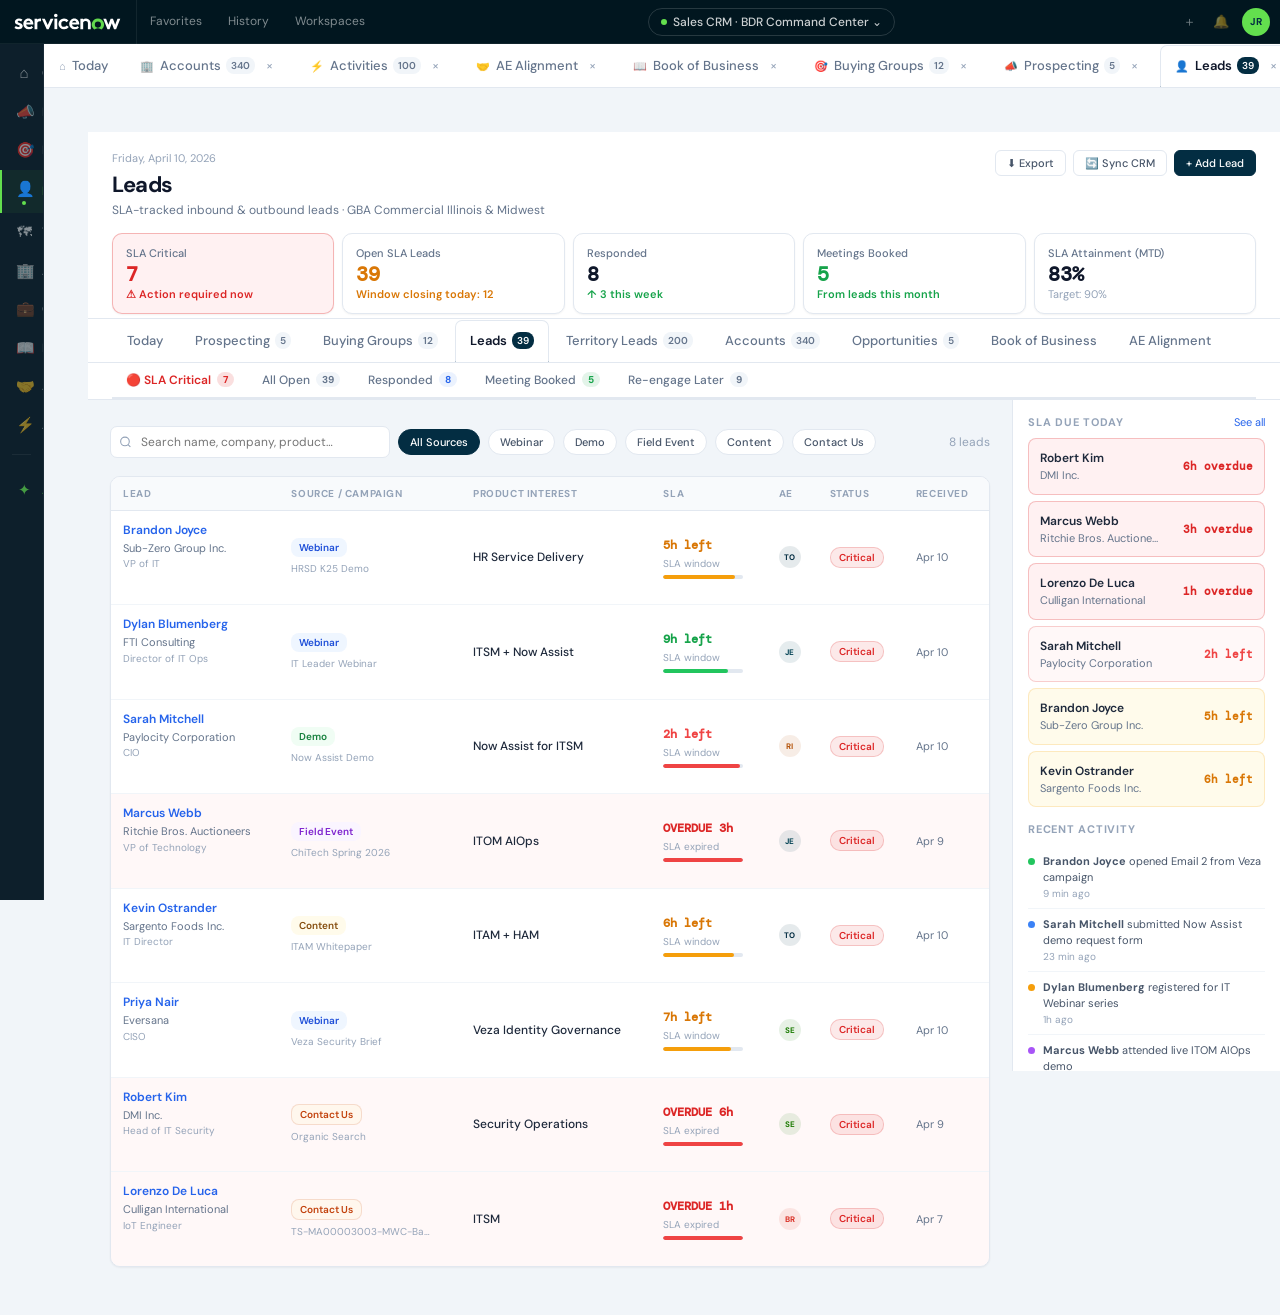
<file: leads.html>
<!DOCTYPE html>
<html lang="en">
<head>
  <link rel="stylesheet" href="nav.css">
<meta charset="UTF-8">
<meta name="viewport" content="width=device-width, initial-scale=1.0">
<title>Leads — BDR Command Center</title>
<link href="https://fonts.googleapis.com/css2?family=DM+Sans:opsz,wght@9..40,300;9..40,400;9..40,500;9..40,600;9..40,700&family=DM+Mono:wght@400;500&display=swap" rel="stylesheet">
<style>
*,*::before,*::after{margin:0;padding:0;box-sizing:border-box;}
html,body{height:100%;}
:root{
  --ink:#032D42;--ink-nav:#01161f;--ink-mid:#043d5a;
  --wasabi:#63DF4E;--wdk:#4ab83a;
  --white:#fff;--bg:#f1f5f9;
  --s50:#f8fafc;--s100:#f1f5f9;--s200:#e2e8f0;--s300:#cbd5e1;
  --s400:#94a3b8;--s500:#64748b;--s600:#475569;--s700:#334155;
  --s800:#1e293b;--s900:#0f172a;
  --b50:#eff6ff;--b100:#dbeafe;--b500:#3b82f6;--b600:#2563eb;
  --g50:#f0fdf4;--g100:#dcfce7;--g500:#22c55e;--g600:#16a34a;
  --a50:#fffbeb;--a100:#fef3c7;--a500:#f59e0b;--a600:#d97706;
  --r50:#fff1f2;--r100:#ffe4e6;--r500:#ef4444;--r600:#dc2626;
  --p50:#faf5ff;--p500:#a855f7;--p600:#9333ea;
  --sh-xs:0 1px 2px rgba(0,0,0,.05);
  --sh-sm:0 1px 3px rgba(0,0,0,.10),0 1px 2px rgba(0,0,0,.06);
}
body{font-family:'DM Sans',sans-serif;background:var(--bg);color:var(--s800);font-size:13px;line-height:1.5;}
a{text-decoration:none;color:inherit;}
button{font-family:inherit;}
::-webkit-scrollbar{width:4px;height:4px;}
::-webkit-scrollbar-thumb{background:var(--s300);border-radius:2px;}

/* NAV */
.gnav{height:44px;background:var(--ink-nav);display:flex;align-items:center;position:fixed;top:0;left:0;right:0;z-index:300;border-bottom:1px solid rgba(255,255,255,.06);}
.gnav-logo{display:flex;align-items:center;padding:0 14px;height:44px;border-right:1px solid rgba(255,255,255,.07);flex-shrink:0;}
.gnav-tabs{display:flex;align-items:center;}
.gnav-tab{display:flex;align-items:center;height:44px;padding:0 13px;font-size:12px;color:rgba(255,255,255,.5);cursor:pointer;border-bottom:2px solid transparent;white-space:nowrap;text-decoration:none;}
.gnav-tab:hover{color:rgba(255,255,255,.8);background:rgba(255,255,255,.04);}
.gnav-pill-wrap{flex:1;display:flex;justify-content:center;}
.gnav-pill{display:inline-flex;align-items:center;gap:6px;font-size:12px;font-weight:500;padding:4px 12px;border-radius:20px;border:1px solid rgba(255,255,255,.15);color:rgba(255,255,255,.8);}
.gnav-pill-dot{width:6px;height:6px;border-radius:50%;background:var(--wasabi);}
.gnav-r{display:flex;align-items:center;gap:2px;padding:0 10px;}
.gnav-btn{width:30px;height:30px;display:flex;align-items:center;justify-content:center;border-radius:4px;color:rgba(255,255,255,.45);font-size:13px;border:none;background:transparent;cursor:pointer;}
.gnav-btn:hover{background:rgba(255,255,255,.07);color:rgba(255,255,255,.8);}
.gnav-av{width:28px;height:28px;background:var(--wasabi);border-radius:50%;display:flex;align-items:center;justify-content:center;font-size:10px;font-weight:700;color:var(--ink);cursor:pointer;margin-left:4px;}

/* SIDEBAR */
.sbar{position:fixed;top:44px;left:0;bottom:0;width:44px;background:#0d1f2b;border-right:1px solid rgba(255,255,255,.05);z-index:200;display:flex;flex-direction:column;overflow:hidden;transition:width .22s cubic-bezier(.4,0,.2,1);}
.sbar:hover{width:180px;box-shadow:4px 0 20px rgba(0,0,0,.25);}
.sbar::-webkit-scrollbar{width:0;}
.sbar-sec{padding:10px 0 4px;}
.sbar-lbl{font-size:9px;font-weight:700;letter-spacing:.10em;text-transform:uppercase;color:rgba(255,255,255,.20);padding:0 14px;margin-bottom:2px;display:block;white-space:nowrap;opacity:0;transition:opacity .15s .05s;}
.sbar:hover .sbar-lbl{opacity:1;}
.sbar-item{display:flex;align-items:center;gap:10px;padding:8px 14px;font-size:12px;color:rgba(255,255,255,.50);border-left:2px solid transparent;transition:background .12s,color .12s;text-decoration:none;white-space:nowrap;}
.sbar-item:hover{background:rgba(255,255,255,.05);color:rgba(255,255,255,.85);}
.sbar-item.on{color:var(--wasabi);border-left-color:var(--wasabi);background:rgba(99,223,78,.06);font-weight:500;}
.sbar-ic{width:16px;min-width:16px;text-align:center;font-size:15px;flex-shrink:0;}
.sbar-item.on .sbar-ic::after{content:'';display:block;width:4px;height:4px;border-radius:50%;background:var(--wasabi);margin:1px auto 0;}
.sbar:hover .sbar-item.on .sbar-ic::after{display:none;}
.sb{margin-left:auto;font-size:9px;font-weight:600;padding:1px 5px;border-radius:8px;background:rgba(255,255,255,.08);color:rgba(255,255,255,.40);opacity:0;transition:opacity .1s;flex-shrink:0;}
.sbar:hover .sb{opacity:1;}
.sb.r{background:rgba(239,68,68,.20);color:#fca5a5;}
.sdiv{height:1px;background:rgba(255,255,255,.06);margin:5px 10px;}
.sbar-footer{padding:8px 14px 10px;font-size:9px;color:rgba(255,255,255,.14);margin-top:auto;white-space:nowrap;opacity:0;transition:opacity .15s;}
.sbar:hover .sbar-footer{opacity:1;}

/* LAYOUT */
.main{margin-top:44px;margin-left:44px;min-height:calc(100vh - 44px);display:flex;flex-direction:column;}
.page-hdr{background:var(--white);border-bottom:1px solid var(--s200);padding:18px 24px 0;position:sticky;top:44px;z-index:100;}
.phdr-top{display:flex;align-items:flex-start;justify-content:space-between;margin-bottom:14px;}
.phdr-date{font-size:11px;color:var(--s400);margin-bottom:2px;}
.phdr-name{font-size:22px;font-weight:700;color:var(--s900);letter-spacing:-.02em;}
.phdr-sub{font-size:12px;color:var(--s500);}
.phdr-acts{display:flex;align-items:center;gap:7px;flex-shrink:0;}
.page-body{display:flex;flex:1;min-height:0;}
.body-main{flex:1;padding:16px 22px 48px;display:flex;flex-direction:column;gap:14px;min-width:0;}
.body-side{width:268px;flex-shrink:0;border-left:1px solid var(--s200);background:var(--white);padding:14px 15px;display:flex;flex-direction:column;gap:14px;overflow-y:auto;position:sticky;top:calc(44px + 185px);max-height:calc(100vh - 44px - 185px);align-self:flex-start;}

/* BUTTONS */
.btn{display:inline-flex;align-items:center;gap:5px;font-family:inherit;font-size:12px;font-weight:500;padding:6px 13px;border-radius:6px;cursor:pointer;border:1px solid;transition:.12s;white-space:nowrap;text-decoration:none;}
.btn-g{background:transparent;color:var(--s600);border-color:var(--s200);}
.btn-g:hover{background:var(--s50);border-color:var(--s300);}
.btn-p{background:var(--ink);color:var(--white);border-color:var(--ink);}
.btn-p:hover{background:var(--ink-mid);}
.btn-r{background:var(--r600);color:var(--white);border-color:var(--r600);}
.btn-sm{font-size:11px;padding:5px 11px;}
.btn-xs{font-size:10px;padding:3px 8px;}

/* STAT CARDS */
.stat-row{display:flex;gap:8px;margin-bottom:4px;}
.stat-card{flex:1;background:var(--white);border:1px solid var(--s200);border-radius:10px;padding:11px 13px;box-shadow:var(--sh-xs);}
.stat-card.critical{border-color:rgba(220,38,38,.3);background:var(--r50);}
.stat-lbl{font-size:11px;color:var(--s500);margin-bottom:2px;font-weight:500;}
.stat-val{font-size:20px;font-weight:700;color:var(--s900);line-height:1;margin-bottom:2px;font-family:'DM Mono',monospace;}
.stat-val.red{color:var(--r600);}
.stat-val.amber{color:var(--a600);}
.stat-val.green{color:var(--g600);}
.stat-d{font-size:11px;color:var(--s400);}
.du{color:var(--g600);font-weight:600;}
.dw{color:var(--a600);font-weight:600;}
.dr{color:var(--r600);font-weight:600;}

/* STATUS TABS */
.stage-tabs{display:flex;gap:0;border-bottom:2px solid var(--s200);margin-bottom:0;overflow-x:auto;}
.stab{padding:9px 14px;font-size:12px;font-weight:500;color:var(--s500);cursor:pointer;border-bottom:2px solid transparent;margin-bottom:-2px;white-space:nowrap;display:flex;align-items:center;gap:6px;border-top:none;border-left:none;border-right:none;background:none;}
.stab:hover{color:var(--s800);}
.stab.on{color:var(--ink);border-bottom-color:var(--ink);font-weight:600;}
.stab .cnt{font-size:10px;font-weight:700;padding:1px 6px;border-radius:10px;background:var(--s100);color:var(--s500);}
.stab.on .cnt{background:rgba(3,45,66,.1);color:var(--ink);}
.stab.crit .cnt{background:rgba(220,38,38,.12);color:var(--r600);}
.stab.crit.on{color:var(--r600);border-bottom-color:var(--r600);}
.stab.crit.on .cnt{background:rgba(220,38,38,.15);color:var(--r600);}
.stab.responded .cnt{background:rgba(59,130,246,.1);color:var(--b600);}
.stab.responded.on{color:var(--b600);border-bottom-color:var(--b600);}
.stab.booked .cnt{background:rgba(22,163,74,.12);color:var(--g600);}
.stab.booked.on{color:var(--g600);border-bottom-color:var(--g600);}

/* FILTER BAR */
.filter-bar{display:flex;align-items:center;gap:8px;padding:10px 0 4px;flex-wrap:wrap;}
.filter-search{position:relative;flex:1;min-width:180px;max-width:280px;}
.filter-search input{width:100%;padding:7px 10px 7px 30px;border:1px solid var(--s200);border-radius:7px;font-size:12px;font-family:inherit;background:var(--white);color:var(--s800);}
.filter-search input:focus{outline:none;border-color:var(--s400);}
.filter-search svg{position:absolute;left:9px;top:50%;transform:translateY(-50%);width:13px;height:13px;color:var(--s400);}
.filter-chip{display:inline-flex;align-items:center;gap:5px;font-size:11px;font-weight:500;padding:5px 11px;border-radius:20px;border:1px solid var(--s200);background:var(--white);cursor:pointer;color:var(--s600);}
.filter-chip:hover{border-color:var(--s300);background:var(--s50);}
.filter-chip.on{background:var(--ink);color:var(--white);border-color:var(--ink);}
.filter-total{margin-left:auto;font-size:12px;color:var(--s400);}

/* TABLE */
.leads-table-wrap{background:var(--white);border:1px solid var(--s200);border-radius:10px;overflow:hidden;box-shadow:var(--sh-xs);}
.leads-table{width:100%;border-collapse:collapse;}
.leads-table th{font-size:10px;font-weight:700;text-transform:uppercase;letter-spacing:.06em;color:var(--s400);padding:9px 12px;text-align:left;border-bottom:1px solid var(--s200);background:var(--s50);white-space:nowrap;}
.leads-table td{padding:10px 12px;border-bottom:1px solid var(--s100);vertical-align:middle;font-size:12px;}
.leads-table tr:last-child td{border-bottom:none;}
.leads-table tr:hover td{background:var(--s50);}
.leads-table tr.clickable{cursor:pointer;}
.leads-table tr.critical-row td{background:rgba(255,241,242,.5);}
.leads-table tr.critical-row:hover td{background:rgba(255,225,228,.5);}

/* SLA TIMER */
.sla-block{display:flex;flex-direction:column;gap:2px;}
.sla-timer{font-size:12px;font-weight:700;font-family:'DM Mono',monospace;}
.sla-timer.overdue{color:var(--r600);}
.sla-timer.critical{color:var(--r500);}
.sla-timer.warning{color:var(--a600);}
.sla-timer.ok{color:var(--g600);}
.sla-timer.met{color:var(--s400);font-weight:500;}
.sla-label{font-size:10px;color:var(--s400);}
.sla-bar{width:80px;height:4px;background:var(--s200);border-radius:2px;overflow:hidden;margin-top:2px;}
.sla-fill{height:100%;border-radius:2px;transition:.3s;}

/* LEAD NAME */
.lead-name{font-weight:600;color:var(--b600);cursor:pointer;text-decoration:none;}
.lead-name:hover{text-decoration:underline;}
.qv-btn{display:inline-flex;align-items:center;gap:3px;font-size:10px;font-weight:600;padding:2px 8px;border-radius:6px;background:rgba(3,45,66,.06);border:1px solid rgba(3,45,66,.14);color:var(--s600);cursor:pointer;margin-top:4px;opacity:0;transition:opacity .12s;}
tr:hover .qv-btn{opacity:1;}
.lead-company{font-size:11px;color:var(--s500);margin-top:1px;}
.lead-title{font-size:10px;color:var(--s400);}

/* SOURCE PILL */
.src-pill{display:inline-flex;align-items:center;gap:4px;font-size:10px;font-weight:600;padding:2px 8px;border-radius:8px;white-space:nowrap;}
.src-webinar{background:#eff6ff;color:#1d4ed8;}
.src-demo{background:#f0fdf4;color:#15803d;}
.src-event{background:#faf5ff;color:#7e22ce;}
.src-content{background:#fffbeb;color:#854d0e;}
.src-inbound{background:#f0fdfa;color:#0f766e;}
.src-partner{background:#fdf4ff;color:#86198f;}
.src-trigger{background:#f8fafc;color:#475569;border:1px solid var(--s200);}
.src-contactus{background:#fff7ed;color:#c2410c;border:1px solid rgba(194,65,12,.15);}

/* STATUS PILL */
.status-pill{display:inline-flex;align-items:center;font-size:10px;font-weight:600;padding:2px 8px;border-radius:10px;white-space:nowrap;}
.st-open{background:rgba(3,45,66,.08);color:var(--ink);}
.st-critical{background:rgba(220,38,38,.1);color:var(--r600);border:1px solid rgba(220,38,38,.2);}
.st-responded{background:rgba(59,130,246,.1);color:var(--b600);}
.st-booked{background:rgba(22,163,74,.12);color:var(--g600);}
.st-nurture{background:rgba(180,83,9,.1);color:var(--a600);}
.st-dead{background:var(--s100);color:var(--s400);}
.st-future{background:rgba(91,33,182,.08);color:var(--p600);border:1px solid rgba(91,33,182,.15);}

/* AE BUBBLE */
.ae-dot{width:22px;height:22px;border-radius:50%;display:inline-flex;align-items:center;justify-content:center;font-size:8px;font-weight:700;flex-shrink:0;}

/* RIGHT PANEL */
.side-hd{font-size:11px;font-weight:700;text-transform:uppercase;letter-spacing:.07em;color:var(--s400);margin-bottom:8px;display:flex;align-items:center;justify-content:space-between;}
.side-link{font-size:11px;color:var(--b600);cursor:pointer;font-weight:400;text-transform:none;letter-spacing:0;}

/* SLA SIDE CARD */
.sla-side-card{padding:10px 11px;border-radius:8px;border:1px solid;display:flex;align-items:center;gap:10px;cursor:pointer;transition:.12s;}
.sla-side-card:hover{box-shadow:var(--sh-sm);}
.sla-side-card.overdue{border-color:rgba(220,38,38,.25);background:var(--r50);}
.sla-side-card.critical{border-color:rgba(220,38,38,.2);background:rgba(255,241,242,.5);}
.sla-side-card.warning{border-color:rgba(245,158,11,.2);background:var(--a50);}
.sla-side-card.ok{border-color:var(--s200);background:var(--s50);}
.sla-side-name{font-size:12px;font-weight:600;color:var(--s800);}
.sla-side-co{font-size:11px;color:var(--s500);}
.sla-side-time{font-size:11px;font-weight:700;font-family:'DM Mono',monospace;flex-shrink:0;text-align:right;}

/* ACTIVITY ITEM */
.act-item{display:flex;gap:8px;padding:7px 0;border-bottom:1px solid var(--s100);}
.act-item:last-child{border-bottom:none;}
.act-dot{width:7px;height:7px;border-radius:50%;flex-shrink:0;margin-top:5px;}
.act-text{font-size:11px;color:var(--s600);line-height:1.5;}
.act-time{font-size:10px;color:var(--s400);}

/* MODAL */
.modal-bg{position:fixed;inset:0;background:rgba(0,0,0,.45);display:flex;align-items:center;justify-content:center;z-index:999;backdrop-filter:blur(3px);}
.modal{background:var(--white);border-radius:12px;width:min(680px,96vw);max-height:90vh;overflow-y:auto;box-shadow:0 20px 60px rgba(0,0,0,.2);}
.modal-hd{padding:16px 20px;border-bottom:1px solid var(--s200);display:flex;align-items:center;justify-content:space-between;position:sticky;top:0;background:var(--white);z-index:2;}
.modal-title{font-size:15px;font-weight:700;color:var(--s900);}
.modal-close{width:28px;height:28px;border-radius:50%;background:var(--s100);border:none;color:var(--s500);cursor:pointer;font-size:16px;display:flex;align-items:center;justify-content:center;}
.modal-body{padding:20px;}
.modal-section{margin-bottom:20px;}
.modal-section-hd{font-size:10px;font-weight:700;text-transform:uppercase;letter-spacing:.07em;color:var(--s400);margin-bottom:10px;padding-bottom:6px;border-bottom:1px solid var(--s100);}
.field-grid{display:grid;grid-template-columns:1fr 1fr;gap:10px;}
.field{padding:10px 12px;background:var(--s50);border:1px solid var(--s200);border-radius:8px;}
.field-lbl{font-size:10px;font-weight:700;text-transform:uppercase;letter-spacing:.06em;color:var(--s400);margin-bottom:3px;}
.field-val{font-size:13px;font-weight:500;color:var(--s800);}

/* EMPTY */
.empty{text-align:center;padding:60px 20px;color:var(--s400);}
.empty-icon{font-size:36px;margin-bottom:10px;}
.empty-msg{font-size:14px;font-weight:500;color:var(--s500);}
.empty-sub{font-size:12px;margin-top:4px;}

@keyframes fadeIn{from{opacity:0;transform:translateY(3px);}to{opacity:1;transform:translateY(0);}}
.fade-in{animation:fadeIn .16s ease;}

/* CROSS-PAGE TABS */
.ptabs{display:flex;align-items:center;border-bottom:1px solid var(--s200);margin:0;padding:0;overflow-x:auto;background:var(--white);}
.ptabs::-webkit-scrollbar{height:0;}
.ptab{display:inline-flex;align-items:center;gap:5px;padding:10px 14px;font-size:13px;font-weight:500;color:var(--s500);border-bottom:2px solid transparent;white-space:nowrap;transition:.1s;text-decoration:none;cursor:pointer;}
.ptab:hover{color:var(--s700);}
.ptab.on{color:var(--s900);border-bottom-color:var(--ink);font-weight:600;}
.ptab-ct{font-size:10px;font-weight:600;padding:1px 5px;border-radius:8px;background:var(--s100);color:var(--s500);}
.ptab.on .ptab-ct{background:var(--ink);color:var(--white);}
</style>
</head>
<body>
<div class="app-shell">

<!-- ── TOP NAV ── -->
<!-- ── SIDEBAR ── -->
<!-- ── MAIN ── -->
<div class="main">

  <!-- PAGE HEADER -->
  <div class="page-hdr">
    <div class="phdr-top">
      <div>
        <div class="phdr-date">Friday, April 10, 2026</div>
        <div class="phdr-name">Leads</div>
        <div class="phdr-sub">SLA-tracked inbound &amp; outbound leads · GBA Commercial Illinois &amp; Midwest</div>
      </div>
      <div class="phdr-acts">
        <button class="btn btn-g btn-sm">⬇ Export</button>
        <button class="btn btn-g btn-sm">🔄 Sync CRM</button>
        <button class="btn btn-p btn-sm">+ Add Lead</button>
      </div>
    </div>

    <!-- KPI STRIP -->
    <div class="stat-row">
      <div class="stat-card critical">
        <div class="stat-lbl">SLA Critical</div>
        <div class="stat-val red">7</div>
        <div class="stat-d dr">⚠ Action required now</div>
      </div>
      <div class="stat-card">
        <div class="stat-lbl">Open SLA Leads</div>
        <div class="stat-val amber">39</div>
        <div class="stat-d dw">Window closing today: 12</div>
      </div>
      <div class="stat-card">
        <div class="stat-lbl">Responded</div>
        <div class="stat-val">8</div>
        <div class="stat-d du">↑ 3 this week</div>
      </div>
      <div class="stat-card">
        <div class="stat-lbl">Meetings Booked</div>
        <div class="stat-val green">5</div>
        <div class="stat-d du">From leads this month</div>
      </div>
      <div class="stat-card">
        <div class="stat-lbl">SLA Attainment (MTD)</div>
        <div class="stat-val">83%</div>
        <div class="stat-d" style="color:var(--s400)">Target: 90%</div>
      </div>
    </div>

    <div class="ptabs" style="border-top:1px solid var(--s200);margin:4px -24px 0;padding:0 24px;">
      <a href="index.html"            class="ptab">Today</a>
      <a href="campaigns.html"        class="ptab">Prospecting <span class="ptab-ct">5</span></a>
      <a href="buying-groups.html"    class="ptab">Buying Groups <span class="ptab-ct">12</span></a>
      <a href="leads.html"            class="ptab on">Leads <span class="ptab-ct">39</span></a>
      <a href="territory-leads.html" class="ptab">Territory Leads <span class="ptab-ct">200</span></a>
      <a href="accounts.html"         class="ptab">Accounts <span class="ptab-ct">340</span></a>
      <a href="opportunities.html"    class="ptab">Opportunities <span class="ptab-ct">5</span></a>
      <a href="book-of-business.html" class="ptab">Book of Business</a>
      <a href="ae-alignment.html"     class="ptab">AE Alignment</a>
    </div>
    <!-- TABS -->
    <div class="stage-tabs">
      <button class="stab crit on" data-tab="critical" onclick="switchTab('critical',this)">🔴 SLA Critical <span class="cnt">7</span></button>
      <button class="stab"         data-tab="open"     onclick="switchTab('open',this)">All Open <span class="cnt">39</span></button>
      <button class="stab responded" data-tab="responded" onclick="switchTab('responded',this)">Responded <span class="cnt">8</span></button>
      <button class="stab booked"  data-tab="booked"   onclick="switchTab('booked',this)">Meeting Booked <span class="cnt">5</span></button>
      <button class="stab"         data-tab="future"   onclick="switchTab('future',this)">Re-engage Later <span class="cnt">9</span></button>
    </div>
  

  </div>

  <div class="page-body">
    <!-- MAIN -->
    <div class="body-main">

      <!-- FILTER BAR -->
      <div class="filter-bar">
        <div class="filter-search">
          <svg viewBox="0 0 24 24" fill="none" stroke="currentColor" stroke-width="2"><circle cx="11" cy="11" r="8"/><path d="m21 21-4.35-4.35"/></svg>
          <input type="text" id="searchInput" placeholder="Search name, company, product…" oninput="renderTable()">
        </div>
        <button class="filter-chip on" id="srcAll" onclick="setSrcFilter('all',this)">All Sources</button>
        <button class="filter-chip" onclick="setSrcFilter('Webinar',this)">Webinar</button>
        <button class="filter-chip" onclick="setSrcFilter('Demo',this)">Demo</button>
        <button class="filter-chip" onclick="setSrcFilter('Field Event',this)">Field Event</button>
        <button class="filter-chip" onclick="setSrcFilter('Content',this)">Content</button>
        <button class="filter-chip" onclick="setSrcFilter('Contact Us',this)">Contact Us</button>
        <span class="filter-total" id="filterTotal"></span>
      </div>

      <!-- TABLE -->
      <div class="leads-table-wrap">
        <table class="leads-table">
          <thead>
            <tr>
              <th>Lead</th>
              <th>Source / Campaign</th>
              <th>Product Interest</th>
              <th>SLA</th>
              <th>AE</th>
              <th>Status</th>
              <th>Received</th>
            </tr>
          </thead>
          <tbody id="leadsBody"></tbody>
        </table>
      </div>

    </div>

    <!-- RIGHT PANEL -->
    <div class="body-side">

      <!-- SLA COUNTDOWN -->
      <div>
        <div class="side-hd">
          <span>SLA Due Today</span>
          <span class="side-link" onclick="switchTab('critical',document.querySelector('.stab.crit'))">See all</span>
        </div>
        <div style="display:flex;flex-direction:column;gap:6px;" id="slaPanel"></div>
      </div>

      <!-- RECENT ACTIVITY -->
      <div>
        <div class="side-hd"><span>Recent Activity</span></div>
        <div id="actPanel">
          <div class="act-item">
            <div class="act-dot" style="background:var(--g500)"></div>
            <div><div class="act-text"><strong>Brandon Joyce</strong> opened Email 2 from Veza campaign</div><div class="act-time">9 min ago</div></div>
          </div>
          <div class="act-item">
            <div class="act-dot" style="background:var(--b500)"></div>
            <div><div class="act-text"><strong>Sarah Mitchell</strong> submitted Now Assist demo request form</div><div class="act-time">23 min ago</div></div>
          </div>
          <div class="act-item">
            <div class="act-dot" style="background:var(--a500)"></div>
            <div><div class="act-text"><strong>Dylan Blumenberg</strong> registered for IT Webinar series</div><div class="act-time">1h ago</div></div>
          </div>
          <div class="act-item">
            <div class="act-dot" style="background:var(--p500)"></div>
            <div><div class="act-text"><strong>Marcus Webb</strong> attended live ITOM AIOps demo</div><div class="act-time">2h ago</div></div>
          </div>
          <div class="act-item">
            <div class="act-dot" style="background:var(--g500)"></div>
            <div><div class="act-text"><strong>Jennifer Torres</strong> replied to Email 1 — Platform sequence</div><div class="act-time">3h ago</div></div>
          </div>
          <div class="act-item">
            <div class="act-dot" style="background:var(--r500)"></div>
            <div><div class="act-text"><strong>Robert Kim</strong> SLA window expired — follow-up overdue</div><div class="act-time">4h ago</div></div>
          </div>
          <div class="act-item">
            <div class="act-dot" style="background:var(--g500)"></div>
            <div><div class="act-text"><strong>Lisa Park</strong> booked meeting — Crash Champions HR demo</div><div class="act-time">Yesterday</div></div>
          </div>
        </div>
      </div>

      <!-- SOURCE BREAKDOWN -->
      <div>
        <div class="side-hd"><span>Leads by Source</span></div>
        <div id="sourceBreakdown" style="display:flex;flex-direction:column;gap:5px;"></div>
      </div>

    </div>
  </div>
</div>

<div id="modal-root"></div>

<script>
// ── DATA ──────────────────────────────────────────────────────────────────
const AE_STYLES = {
  Tony:    {bg:'rgba(3,45,66,0.1)',   color:'#032D42'},
  Jeff:    {bg:'rgba(4,67,85,0.1)',   color:'#044355'},
  Riley:   {bg:'rgba(180,83,9,0.1)',  color:'#B45309'},
  Katie:   {bg:'rgba(91,33,182,0.1)', color:'#5B21B6'},
  Brian:   {bg:'rgba(217,48,37,0.1)', color:'#D93025'},
  Seamus:  {bg:'rgba(26,122,0,0.1)',  color:'#1a7a00'},
  Mikaela: {bg:'rgba(3,105,161,0.1)', color:'#0369A1'},
};

// slaHours: hours remaining (negative = overdue). null = SLA met/not applicable
const LEADS = [
  // ── SLA CRITICAL ──
  {id:'LD-48291', name:'Brandon Joyce',     title:'VP of IT',            company:'Sub-Zero Group Inc.',       source:'Webinar',      campaign:'HRSD K25 Demo',       product:'HR Service Delivery',     slaHours:5,    score:88, ae:'Tony',    status:'critical', tab:'critical', received:'Apr 10',
   email:'brandon.joyce@subzero.com', phone:'+1 608-271-2233', state:'WI - Wisconsin', territory:'COMMIDW-TER-1', leadRating:'MQL', memberStatus:'Attended', mostRecentBU:'Employee Workflows', parentAccount:'Sub-Zero Group',
   notes:'Attended HRSD live demo at K25. 3 email opens on follow-up sequence. High engagement. Sub-Zero is a customer — expansion opportunity.'},
  {id:'LD-48302', name:'Dylan Blumenberg',  title:'Director of IT Ops',  company:'FTI Consulting',            source:'Webinar',      campaign:'IT Leader Webinar',   product:'ITSM + Now Assist',       slaHours:9,    score:74, ae:'Jeff',    status:'critical', tab:'critical', received:'Apr 10',
   email:'d.blumenberg@fticonsulting.com', phone:'+1 312-759-8100', state:'IL - Illinois', territory:'COMMIDW-TER-2', leadRating:'MQL', memberStatus:'Attended', mostRecentBU:'ITSM', parentAccount:'FTI Consulting',
   notes:'Registered and attended live IT webinar. Opened 3 follow-up emails. FTI is a new logo target. Jeff has existing CxO relationship.'},
  {id:'LD-48315', name:'Sarah Mitchell',    title:'CIO',                 company:'Paylocity Corporation',     source:'Demo',  campaign:'Now Assist Demo',     product:'Now Assist for ITSM',     slaHours:2,    score:92, ae:'Riley',   status:'critical', tab:'critical', received:'Apr 10',
   email:'sarah.mitchell@paylocity.com', phone:'+1 847-463-5000', state:'IL - Illinois', territory:'COMMIDW-TER-3', leadRating:'MQL', memberStatus:'Downloaded', mostRecentBU:'ITSM', parentAccount:'Paylocity Corporation',
   notes:'Inbound demo request submitted via servicenow.com. CIO-level. Paylocity is an existing customer on ITSM Pro — expansion into Now Assist.'},
  {id:'LD-48327', name:'Marcus Webb',       title:'VP of Technology',    company:'Ritchie Bros. Auctioneers', source:'Field Event',        campaign:'ChiTech Spring 2026', product:'ITOM AIOps',              slaHours:-3,   score:81, ae:'Jeff',    status:'critical', tab:'critical', received:'Apr 9',
   email:'mwebb@rbauction.com', phone:'+1 312-900-5540', state:'IL - Illinois', territory:'COMMIDW-TER-2', leadRating:'MQL', memberStatus:'Visited Booth', mostRecentBU:'ITOM', parentAccount:'Ritchie Bros. Auctioneers',
   notes:'Met at ChiTech conference. Expressed interest in ITOM. SLA expired — needs immediate outreach. Jeff to lead.'},
  {id:'LD-48338', name:'Kevin Ostrander',   title:'IT Director',         company:'Sargento Foods Inc.',       source:'Content',      campaign:'ITAM Whitepaper',     product:'ITAM + HAM',              slaHours:6,    score:68, ae:'Tony',    status:'critical', tab:'critical', received:'Apr 10',
   email:'kostrander@sargento.com', phone:'+1 920-893-8484', state:'WI - Wisconsin', territory:'COMMIDW-TER-1', leadRating:'MQL', memberStatus:'Downloaded', mostRecentBU:'ITSM', parentAccount:'Sargento Foods',
   notes:'Downloaded ITAM whitepaper + HAM ebook in same session. Sargento is existing customer. Expansion play.'},
  {id:'LD-48341', name:'Priya Nair',        title:'CISO',                company:'Eversana',                  source:'Webinar',      campaign:'Veza Security Brief', product:'Veza Identity Governance', slaHours:7,   score:79, ae:'Seamus',  status:'critical', tab:'critical', received:'Apr 10',
   email:'pnair@eversana.com', phone:'+1 262-373-9555', state:'WI - Wisconsin', territory:'COMMIDW-TER-6', leadRating:'MQL', memberStatus:'Attended', mostRecentBU:'Security Operations', parentAccount:'Eversana',
   notes:'Attended Veza post-acquisition webinar. CISO role — security buying group. Eversana is a Seamus customer.'},
  {id:'LD-48352', name:'Robert Kim',        title:'Head of IT Security', company:'DMI Inc.',                  source:'Contact Us',      campaign:'Organic Search',      product:'Security Operations',     slaHours:-6,   score:85, ae:'Seamus',  status:'critical', tab:'critical', received:'Apr 9',
   email:'r.kim@dminc.com', phone:'+1 301-944-4600', state:'IL - Illinois', territory:'COMMIDW-TER-6', leadRating:'MQL', memberStatus:'Downloaded', mostRecentBU:'Security Operations', parentAccount:'DMI Inc.',
   notes:'Inbound inquiry via web form. Already in a SecOps conversation with Seamus via the ITAM campaign. High intent signal.'},

  // ── CONTACT US (new) ──
  {id:'LD-48361', name:'Rogelio Garcia',    title:'ServiceDesk Technician', company:'Echo Global Logistics, Inc.', source:'Contact Us', campaign:'WS-DemoNow-PLAT-CloudPlatformAppDev', product:'Creator App Engine', slaHours:14, score:55, ae:'Tony', status:'open', tab:'open', received:'Apr 9',
   email:'rogelio.garcia@echo.com', phone:'+1 312-999-2754', state:'IL - Illinois', territory:'COMMIDW-TER-1', leadRating:'MQL', memberStatus:'Downloaded', mostRecentBU:'Creator App Engine', parentAccount:'Echo Global Logistics',
   notes:'Downloaded Platform App Dev demo. ServiceDesk Technician — influencer level. Echo Global is a Riley account but assigned to Tony territory. Needs economic buyer mapping.'},
  {id:'LD-48374', name:'Ramprasad Kalan',   title:'Solutions Architect',  company:'BlueCross BlueShield Assoc.', source:'Contact Us', campaign:'WS-DemoNow-PLAT-AutomationEngine', product:'Workflow Data Fabric', slaHours:22, score:61, ae:'Brian', status:'open', tab:'open', received:'Apr 8',
   email:'ramprasad.kalangan@bcbsa.com', phone:'+1 312-297-6265', state:'IL - Illinois', territory:'COMMIDW-TER-2', leadRating:'MQL', memberStatus:'Downloaded', mostRecentBU:'Workflow Data Fabric', parentAccount:'BlueCross BlueShield',
   notes:'Downloaded Automation Engine demo content. Solutions Architect at BCBSA — technical evaluator. Brian existing relationship with IT leadership. Map to budget holder.'},
  {id:'LD-48387', name:'Ashley Tokarz',     title:'Director of Information Technology', company:'S&C Electric Co.', source:'Contact Us', campaign:'WBR-FY26-Q1-GPM-Google-PV', product:'All BUs', slaHours:31, score:72, ae:'Katie', status:'open', tab:'open', received:'Apr 7',
   email:'ashley.tokarz@sandc.com', phone:'+1 773-338-1000', state:'IL - Illinois', territory:'COMMIDW-TER-5', leadRating:'MQL', memberStatus:'Attended', mostRecentBU:'ITSM', parentAccount:'S&C Electric Co.',
   notes:'Attended Google Partner Value webinar. IT Director at S&C Electric — existing Katie customer. Interest spans multiple BUs. Strong candidate for account expansion conversation.'},
  {id:'LD-48399', name:'Lorenzo De Luca',   title:'IoT Engineer',         company:'Culligan International',    source:'Contact Us', campaign:'TS-MA00003003-MWC-Barcelona-2026', product:'ITSM', slaHours:-1, score:58, ae:'Brian', status:'critical', tab:'critical', received:'Apr 7',
   email:'lorenzo.deluca@culligan.com', phone:'+39 333-751-6379', state:'IL - Illinois', territory:'COMMIDW-TER-2', leadRating:'MQL', memberStatus:'Visited Booth', mostRecentBU:'ITSM', parentAccount:'Culligan International',
   notes:'Visited ServiceNow booth at MWC Barcelona. IoT Engineer — not budget holder but high engagement. Culligan is existing Brian customer. Route to IT Director relationship.'},

  // ── ALL OPEN ──
  {id:'LD-48201', name:'Amanda Foster',     title:'Dir. of HR Systems',  company:'Quinnox Inc.',              source:'Webinar',      campaign:'EW HR Webinar',       product:'Employee Workflows',      slaHours:18,   score:71, ae:'Jeff',    status:'open', tab:'open', received:'Apr 9',
   email:'amanda.foster@quinnox.com', phone:'+1 630-572-8800', state:'IL - Illinois', territory:'COMMIDW-TER-2', leadRating:'MQL', memberStatus:'Attended', mostRecentBU:'Employee Workflows', parentAccount:'Quinnox Inc.',
   notes:'Attended EW webinar live. HR Systems director — key buying group member. Quinnox is Jeff big bet new logo.'},
  {id:'LD-48213', name:'David Chen',        title:'VP Engineering',      company:'Chicago Mercantile Exchange',source:'Demo', campaign:'Platform Demo',       product:'Platform Licensing',      slaHours:24,   score:66, ae:'Jeff',    status:'open', tab:'open', received:'Apr 9',
   email:'dchen@cmegroup.com', phone:'+1 312-930-1000', state:'IL - Illinois', territory:'COMMIDW-TER-2', leadRating:'MQL', memberStatus:'Downloaded', mostRecentBU:'Creator App Engine', parentAccount:'Chicago Mercantile Exchange',
   notes:'Demo request — CME is an existing customer. David is new to role (90 days). Potential expansion conversation.'},
  {id:'LD-48224', name:'Lisa Rodriguez',    title:'IT Manager',          company:'Crash Champions',           source:'Content',      campaign:'ITSM Buyers Guide',   product:'ITSM Pro',                slaHours:36,   score:58, ae:'Brian',   status:'open', tab:'open', received:'Apr 8',
   email:'l.rodriguez@crashchampions.com', phone:'+1 844-272-7480', state:'IL - Illinois', territory:'COMMIDW-TER-4', leadRating:'MQL', memberStatus:'Downloaded', mostRecentBU:'ITSM', parentAccount:'Crash Champions',
   notes:'Downloaded ITSM buyer guide. Crash Champions is existing customer on basic ITSM — upgrade motion.'},
  {id:'LD-48235', name:'Thomas Nguyen',     title:'Director IT Ops',     company:'Holcim Building Envelope',  source:'Field Event',        campaign:'K26 Pre-event',       product:'ITSM + ITOM',             slaHours:42,   score:62, ae:'Jeff',    status:'open', tab:'open', received:'Apr 8',
   email:'thomas.nguyen@holcim.com', phone:'+1 312-400-5500', state:'IL - Illinois', territory:'COMMIDW-TER-2', leadRating:'MQL', memberStatus:'Visited Booth', mostRecentBU:'ITOM', parentAccount:'Holcim Building Envelope',
   notes:'Registered for K26 session on ITSM + ITOM. New logo target. Jeff to reach out with K26 agenda preview.'},
  {id:'LD-48247', name:'Grace Liu',         title:'CHRO',                company:'Hollister Incorporated',    source:'Partner',      campaign:'Deloitte Referral',   product:'Now Assist for HR',       slaHours:48,   score:77, ae:'Katie',   status:'open', tab:'open', received:'Apr 8',
   email:'g.liu@hollister.com', phone:'+1 262-842-0200', state:'WI - Wisconsin', territory:'COMMIDW-TER-5', leadRating:'MQL', memberStatus:'Attended', mostRecentBU:'Employee Workflows', parentAccount:'Hollister Incorporated',
   notes:'Partner referral from Deloitte. CHRO — C-suite engagement. Hollister is existing customer. Now Assist for HR expansion.'},
  {id:'LD-48258', name:'James Park',        title:'Sr. IT Architect',    company:'CF Industries Enterprises', source:'Webinar',      campaign:'Platform Webinar',    product:'Creator Workflows',       slaHours:52,   score:55, ae:'Jeff',    status:'open', tab:'open', received:'Apr 7',
   email:'james.park@cfindustries.com', phone:'+1 847-438-9500', state:'IL - Illinois', territory:'COMMIDW-TER-2', leadRating:'MQL', memberStatus:'Attended', mostRecentBU:'Creator App Engine', parentAccount:'CF Industries',
   notes:'Attended platform webinar. Architect role — technical evaluator not budget holder. Jeff to map to economic buyer.'},
  {id:'LD-48269', name:'Natalie Brooks',    title:'VP Operations',       company:'Culligan International',    source:'Contact Us',      campaign:'Organic Search',      product:'Field Service Mgmt',      slaHours:60,   score:69, ae:'Brian',   status:'open', tab:'open', received:'Apr 7',
   email:'n.brooks@culligan.com', phone:'+1 630-505-1200', state:'IL - Illinois', territory:'COMMIDW-TER-4', leadRating:'MQL', memberStatus:'Downloaded', mostRecentBU:'Customer Service', parentAccount:'Culligan International',
   notes:'Inbound via contact form. Asking about field service management. Culligan operates 800+ field technicians.'},
  {id:'LD-48281', name:'Eric Sandoval',     title:'CTO',                 company:'West Monroe Partners',      source:'Content',      campaign:'AI Readiness Guide',  product:'Now Assist + AICT',       slaHours:72,   score:80, ae:'Brian',   status:'open', tab:'open', received:'Apr 7',
   email:'esandoval@westmonroe.com', phone:'+1 312-282-7200', state:'IL - Illinois', territory:'COMMIDW-TER-4', leadRating:'MQL', memberStatus:'Downloaded', mostRecentBU:'AI Platform Foundation', parentAccount:'West Monroe Partners',
   notes:'Downloaded AI readiness guide and executive AI brief in same session. CTO at consulting firm — potential partner angle.'},

  // ── RESPONDED ──
  {id:'LD-48101', name:'Jennifer Torres',   title:'IT Director',         company:'Kirkland & Ellis LLP',      source:'Webinar',      campaign:'Legal IT Webinar',    product:'ITSM Pro',                slaHours:null, score:76, ae:'Riley',   status:'responded', tab:'responded', received:'Apr 5',
   email:'jennifer.torres@kirkland.com', phone:'+1 312-862-2000', state:'IL - Illinois', territory:'COMMIDW-TER-3', leadRating:'MQL', memberStatus:'Attended', mostRecentBU:'ITSM', parentAccount:'Kirkland & Ellis',
   notes:'Replied to Email 1 in Platform sequence. Expressed interest in ITSM Pro for legal workflow automation. Discovery call scheduled.', respondedMsg:'Interested in how you handle matter management integrations — can we set up 20 minutes?'},
  {id:'LD-48112', name:'Michael Chang',     title:'VP of IT',            company:'GATX Corporation',          source:'Field Event',        campaign:'MidwestTech Summit',  product:'ITOM AIOps',              slaHours:null, score:83, ae:'Riley',   status:'responded', tab:'responded', received:'Apr 4',
   email:'mchang@gatx.com', phone:'+1 312-621-6200', state:'IL - Illinois', territory:'COMMIDW-TER-3', leadRating:'MQL', memberStatus:'Visited Booth', mostRecentBU:'ITOM', parentAccount:'GATX Corporation',
   notes:'Event follow-up response. GATX already on ITSM — Michael flagged they are struggling with alert fatigue in their rail ops environment.', respondedMsg:'We are dealing with 3,000 alerts a day across our operations centers. What does the AIOps ROI look like for a company our size?'},
  {id:'LD-48123', name:'Sandra Kowalski',   title:'Dir. of HR Tech',     company:'Federal Home Loan Bank of Chicago', source:'Demo', campaign:'HRSD Demo', product:'HR Service Delivery', slaHours:null, score:71, ae:'Riley', status:'responded', tab:'responded', received:'Apr 3',
   email:'dballesteros@fhlbc.com', phone:'+1 312-565-5700', state:'IL - Illinois', territory:'COMMIDW-TER-3', leadRating:'MQL', memberStatus:'Attended', mostRecentBU:'Employee Workflows', parentAccount:'Federal Home Loan Bank of Chicago',
   notes:'Submitted demo request for HRSD. HR Director — has headcount to build a case internally. FHLBank is existing customer on ITSM.', respondedMsg:'We have been looking at HR case management options. Can you include the onboarding module in the demo?'},
  {id:'LD-48134', name:'Carlos Reyes',      title:'IT Security Manager', company:'Sysmex America, Inc.',      source:'Content',      campaign:'SecOps Playbook',     product:'Security Operations',     slaHours:null, score:68, ae:'Katie',   status:'responded', tab:'responded', received:'Apr 3',
   email:'carlos.reyes@sysmex.com', phone:'+1 847-996-4500', state:'IL - Illinois', territory:'COMMIDW-TER-5', leadRating:'MQL', memberStatus:'Downloaded', mostRecentBU:'Security Operations', parentAccount:'Sysmex America',
   notes:'Downloaded SecOps playbook. Replied to follow-up email asking about SIR pricing. Katie to loop in SC.', respondedMsg:'What is the typical implementation timeline for Security Incident Response at a company our size (~1,200 employees)?'},
  {id:'LD-48145', name:'Annie Hoffman',     title:'VP of Finance Systems',company:'S&C Electric Co.',          source:'Webinar',      campaign:'FSC Webinar',         product:'Finance & Supply Chain',  slaHours:null, score:59, ae:'Katie',   status:'responded', tab:'responded', received:'Apr 2',
   email:'anthony.bezina@sandc.com', phone:'+1 773-338-1000', state:'IL - Illinois', territory:'COMMIDW-TER-5', leadRating:'MQL', memberStatus:'Attended', mostRecentBU:'ITSM', parentAccount:'S&C Electric Co.',
   notes:'Attended FSC webinar. Finance Systems VP — key persona for F&SC buying group. S&C is existing customer.', respondedMsg:'Interesting to see the treasury management module. We are evaluating alternatives to our current SAP workflow.'},

  // ── MEETING BOOKED ──
  {id:'LD-47981', name:'Lisa Park',         title:'CHRO',                company:'Crash Champions',           source:'Demo',  campaign:'Now Assist HR',       product:'Now Assist for HR',       slaHours:null, score:91, ae:'Brian',   status:'booked', tab:'booked', received:'Mar 31',
   email:'lisa.park@crashchampions.com', phone:'+1 844-272-7480', state:'IL - Illinois', territory:'COMMIDW-TER-4', leadRating:'MQL', memberStatus:'Attended', mostRecentBU:'Employee Workflows', parentAccount:'Crash Champions',
   meetingDate:'Apr 17, 2026 · 10am', notes:'Meeting booked for Now Assist HR demo. CHRO + VP IT confirmed for April 17. Crash Champions has 650 employees across 50 locations — strong onboarding use case.'},
  {id:'LD-47992', name:'Wei Zhang',         title:'CIO',                 company:'Videojet Technologies Inc.', source:'Field Event',        campaign:'K25 Booth',          product:'ITSM + Now Assist',       slaHours:null, score:88, ae:'Jeff',    status:'booked', tab:'booked', received:'Mar 28',
   email:'wzhang@videojet.com', phone:'+1 630-860-7300', state:'IL - Illinois', territory:'COMMIDW-TER-2', leadRating:'MQL', memberStatus:'Visited Booth', mostRecentBU:'ITSM', parentAccount:'Videojet Technologies',
   meetingDate:'Apr 14, 2026 · 2pm', notes:'K25 booth scan converted to meeting. CIO level. Videojet is existing customer — expansion play. Jeff confirmed 4 participants on customer side.'},
  {id:'LD-48003', name:'Patricia Olson',    title:'VP of IT',            company:'Sidley Austin LLP',         source:'Contact Us',      campaign:'Organic Search',      product:'Legal Service Mgmt',      slaHours:null, score:85, ae:'Jeff',    status:'booked', tab:'booked', received:'Mar 26',
   email:'polson@sidley.com', phone:'+1 312-853-7000', state:'IL - Illinois', territory:'COMMIDW-TER-2', leadRating:'MQL', memberStatus:'Downloaded', mostRecentBU:'Customer Service', parentAccount:'Sidley Austin',
   meetingDate:'Apr 16, 2026 · 11am', notes:'Inbound web inquiry converted to discovery call. Sidley is existing ITSM customer. VP of IT exploring legal matter management automation.'},
  {id:'LD-48014', name:'Rachel Green',      title:'IT Director',         company:'Hollister Incorporated',    source:'Partner',      campaign:'Accenture Referral',  product:'ITAM Enterprise',         slaHours:null, score:78, ae:'Katie',   status:'booked', tab:'booked', received:'Mar 25',
   email:'r.green@hollister.com', phone:'+1 262-842-0200', state:'WI - Wisconsin', territory:'COMMIDW-TER-5', leadRating:'MQL', memberStatus:'Attended', mostRecentBU:'ITSM', parentAccount:'Hollister Incorporated',
   meetingDate:'Apr 22, 2026 · 9am', notes:'Accenture partner referral. IT Director focused on hardware asset tracking. Hollister is existing customer looking to expand.'},
  {id:'LD-48025', name:'Tomas Rivera',      title:'Head of IT',          company:'Stepan Co.',                source:'Webinar',      campaign:'ITAM Webinar',        product:'ITAM + HAM',              slaHours:null, score:82, ae:'Seamus',  status:'booked', tab:'booked', received:'Mar 24',
   email:'tomas.rivera@stepan.com', phone:'+1 847-446-7500', state:'IL - Illinois', territory:'COMMIDW-TER-6', leadRating:'MQL', memberStatus:'Attended', mostRecentBU:'ITSM', parentAccount:'Stepan Co.',
   meetingDate:'Apr 21, 2026 · 1pm', notes:'Attended ITAM webinar. Head of IT at Stepan — existing customer site visit happening Apr 7. Tomas confirmed for group meeting.'},

  // ── NURTURE ──
  {id:'LD-47801', name:'Alan Fitch',        title:'IT Manager',          company:'Badger Meter, Inc.',        source:'Content',      campaign:'ITSM ROI Guide',      product:'ITSM Pro',                slaHours:null, score:44, ae:'Tony',    status:'future', tab:'future', received:'Mar 15', followUpDate:'Jun 1, 2026', followUpNote:'Said the ITSM upgrade conversation needs to wait until their fiscal year closes in May. Reach back June 1.',
   email:'afitch@badgermeter.com', phone:'+1 414-355-0400', state:'WI - Wisconsin', territory:'COMMIDW-TER-1', leadRating:'MQL', memberStatus:'Downloaded', mostRecentBU:'ITSM', parentAccount:'Badger Meter',
   notes:'Downloaded ROI guide. Low engagement since. IT Manager — not the budget holder. Nurturing with educational content.'},
  {id:'LD-47812', name:'Diana Cruz',        title:'HR Business Partner', company:'Faith Technologies Inc.',   source:'Webinar',      campaign:'EW Webinar',          product:'Employee Workflows',      slaHours:null, score:48, ae:'Tony',    status:'future', tab:'future', received:'Mar 12', followUpDate:'Jul 15, 2026', followUpNote:'Not the budget owner — told me to reach back when they have a new HR Director in seat, hiring in Q3.',
   email:'diana.cruz@faithtechnologies.com', phone:'+1 920-738-5500', state:'WI - Wisconsin', territory:'COMMIDW-TER-1', leadRating:'MQL', memberStatus:'Attended', mostRecentBU:'Employee Workflows', parentAccount:'Faith Technologies',
   notes:'Attended webinar but low intent signals. HR Business Partner — influencer role. Enrolled in nurture track.'},
  {id:'LD-47823', name:'Mark Osei',         title:'Dir. HR Operations',  company:'BlueCross BlueShield Assoc.',source:'Content',     campaign:'EW Buyers Guide',     product:'Employee Workflows',      slaHours:null, score:51, ae:'Brian',   status:'future', tab:'future', received:'Mar 10', followUpDate:'Jun 30, 2026', followUpNote:'Emailed back: budget conversations have not started. Said end of Q2 is when they plan for H2 spend.',
   email:'mark.osei@bcbsa.com', phone:'+1 312-297-6000', state:'IL - Illinois', territory:'COMMIDW-TER-2', leadRating:'MQL', memberStatus:'Downloaded', mostRecentBU:'Employee Workflows', parentAccount:'BlueCross BlueShield',
   notes:'Downloaded EW buyers guide. HR Operations Director — budget conversations have not started. Long runway deal. Part of EW campaign.'},

  // ── RE-ENGAGE LATER ──
  // (moved inline) - placeholder
  // ── DEAD (archived) ──
  {id:'LD-47601', name:'Paul Strickland',   title:'IT Analyst',          company:'Parts Town LLC',            source:'Webinar',      campaign:'ITSM Webinar',        product:'ITSM Pro',                slaHours:null, score:22, ae:'Riley',   status:'future', tab:'future', received:'Feb 20', followUpDate:'Jul 15, 2026', followUpNote:'Asked to reconnect after internal platform review completes in Q3',
   email:'p.strickland@partstown.com', phone:'+1 630-300-4000', state:'IL - Illinois', territory:'COMMIDW-TER-3', leadRating:'MQL', memberStatus:'Attended', mostRecentBU:'ITSM', parentAccount:'Parts Town',
   followUpDate:'Jul 15, 2026', followUpNote:'Do Not Contact during active eval. Reconnect Q3 after platform review.'},
  {id:'LD-47612', name:'Tom Bauer',         title:'IT Director',         company:'Addison Group',             source:'Field Event',        campaign:'MidwestTech',         product:'ITSM Pro',                slaHours:null, score:31, ae:'Brian',   status:'future', tab:'future', received:'Feb 15', followUpDate:'Jun 30, 2026', followUpNote:'No CIO in org currently. Hiring search underway. Reach back out once leadership is in place.',
   email:'tom.bauer@addisongroup.com', phone:'+1 312-469-1700', state:'IL - Illinois', territory:'COMMIDW-TER-4', leadRating:'MQL', memberStatus:'Visited Booth', mostRecentBU:'ITSM', parentAccount:'Addison Group',
   followUpDate:'Jun 30, 2026', followUpNote:'No CIO in org currently. Reach back when hiring search resolves end of Q2.'},
  {id:'LD-47623', name:'Chris Watts',       title:'VP IT',               company:'Breakthru Beverage Group',  source:'Contact Us',      campaign:'Organic Search',      product:'Employee Workflows',      slaHours:null, score:28, ae:'Brian',   status:'future', tab:'future', received:'Feb 10', followUpDate:'Jul 1, 2026', followUpNote:'AE Stage 6 active — do not touch until deal closes. Reconnect at start of Q3 for expansion.',
   email:'chris.watts@breakthrubev.com', phone:'+1 630-300-8000', state:'IL - Illinois', territory:'COMMIDW-TER-4', leadRating:'MQL', memberStatus:'Downloaded', mostRecentBU:'Employee Workflows', parentAccount:'Breakthru Beverage',
   followUpDate:'Jul 1, 2026', followUpNote:'Stage 6 opty active — AE managing. Reconnect for expansion motion once deal closes Q3.'},
  // ── RE-ENGAGE LATER ──
  {id:'LD-47634', name:'Mark Petersen',     title:'VP of IT',            company:'Stepan Co.',                source:'Webinar',      campaign:'ITAM Webinar',        product:'ITAM + HAM',              slaHours:null, score:62, ae:'Seamus', status:'future', tab:'future', received:'Mar 1',
   email:'mark.petersen@stepan.com', phone:'+1 847-446-7500', state:'IL - Illinois', territory:'COMMIDW-TER-6', leadRating:'MQL', memberStatus:'Attended', mostRecentBU:'ITSM', parentAccount:'Stepan Co.',
   followUpDate:'Jul 1, 2026', followUpNote:'Budget cycle starts Q3. Said to reach back out after July 4th — confirmed by phone on Mar 1.',
   notes:'Attended ITAM webinar. Strong interest but budget locked through H1. Explicitly asked for Q3 reconnect.'},
  {id:'LD-47645', name:'Lauren Kim',        title:'Director of Finance',  company:'Crash Champions',           source:'Webinar',      campaign:'FSC Webinar',         product:'Finance & Supply Chain',  slaHours:null, score:58, ae:'Brian',  status:'future', tab:'future', received:'Feb 28',
   email:'lauren.kim@crashchampions.com', phone:'+1 844-272-7480', state:'IL - Illinois', territory:'COMMIDW-TER-4', leadRating:'MQL', memberStatus:'Attended', mostRecentBU:'ITSM', parentAccount:'Crash Champions',
   followUpDate:'Jun 30, 2026', followUpNote:'Emailed back: not for Q1 or Q2. Reach back out end of Q2 when FY27 planning starts.',
   notes:'Attended FSC webinar. Finance Director expressed interest in procurement automation. Replied to follow-up: wrong quarter.'},
  {id:'LD-47656', name:'Andrew Walsh',      title:'CIO',                  company:'Addison Group',             source:'Field Event',       campaign:'MidwestTech',         product:'Platform',                slaHours:null, score:70, ae:'Brian',  status:'future', tab:'future', received:'Feb 25',
   email:'andrew.walsh@addisongroup.com', phone:'+1 312-469-1700', state:'IL - Illinois', territory:'COMMIDW-TER-4', leadRating:'MQL', memberStatus:'Visited Booth', mostRecentBU:'ITSM', parentAccount:'Addison Group',
   followUpDate:'Aug 1, 2026', followUpNote:'Newly hired CIO — said he needs 90 days to assess the current environment before any vendor conversations. Circle back August.',
   notes:'Met at MidwestTech. Newly hired CIO. Proactively gave his direct line. Said reach back in 90 days once he has full picture of the tech stack.'},
];

// ── STATE ──────────────────────────────────────────────────────────────────
let activeTab = 'critical';
let activeSrc = 'all';


// ── HELPERS ───────────────────────────────────────────────────────────────
function srcClass(src) {
  const m = {'Webinar':'src-webinar','Demo':'src-demo','Field Event':'src-event','Content':'src-content','Contact Us':'src-contactus','Partner':'src-partner','Trigger':'src-trigger'};
  return m[src] || 'src-trigger';
}

function statusPill(st) {
  const m = {critical:'st-critical Critical',open:'st-open Open',responded:'st-responded Responded',booked:'st-booked Booked',nurture:'st-nurture Nurture',future:'st-future Re-engage'};
  const [cls, lbl] = (m[st]||'st-open Open').split(' ');
  return `<span class="status-pill ${cls}">${lbl}</span>`;
}

function slaDisplay(hours) {
  if(hours === null) return '<span style="font-size:11px;color:var(--s400)">—</span>';
  if(hours < 0) {
    const h = Math.abs(hours);
    return `<div class="sla-block"><div class="sla-timer overdue">OVERDUE ${h}h</div><div class="sla-label">SLA expired</div><div class="sla-bar"><div class="sla-fill" style="width:100%;background:var(--r500)"></div></div></div>`;
  }
  const cls = hours <= 4 ? 'critical' : hours <= 8 ? 'warning' : 'ok';
  const maxH = 48; const pct = Math.max(0, Math.round((1 - hours/maxH)*100));
  const col = hours <= 4 ? 'var(--r500)' : hours <= 8 ? 'var(--a500)' : 'var(--g500)';
  const label = hours < 1 ? `${Math.round(hours*60)}m left` : `${hours}h left`;
  return `<div class="sla-block"><div class="sla-timer ${cls}">${label}</div><div class="sla-label">SLA window</div><div class="sla-bar"><div class="sla-fill" style="width:${pct}%;background:${col}"></div></div></div>`;
}



function aeBubble(ae) {
  const s = AE_STYLES[ae] || {bg:'rgba(100,116,139,.1)',color:'#475569'};
  return `<div class="ae-dot" style="background:${s.bg};color:${s.color}" title="${ae}">${ae.slice(0,2).toUpperCase()}</div>`;
}

// ── RENDER TABLE ──────────────────────────────────────────────────────────
function renderTable() {
  const q = document.getElementById('searchInput').value.trim().toLowerCase();
  const rows = LEADS.filter(l => {
    if(l.tab !== activeTab) return false;
    if(activeSrc !== 'all' && !l.source.toLowerCase().includes(activeSrc.toLowerCase())) return false;
    if(q && !l.name.toLowerCase().includes(q) && !l.company.toLowerCase().includes(q) && !l.product.toLowerCase().includes(q)) return false;
    return true;
  });

  const body = document.getElementById('leadsBody');
  document.getElementById('filterTotal').textContent = rows.length + ' lead' + (rows.length===1?'':'s');

  if(!rows.length) {
    body.innerHTML = `<tr><td colspan="8"><div class="empty"><div class="empty-icon">👤</div><div class="empty-msg">No leads match this filter</div><div class="empty-sub">Try adjusting the source filter or search.</div></div></td></tr>`;
    return;
  }

  body.innerHTML = rows.map(l => {
    const isCrit = l.slaHours !== null && l.slaHours < 0;
    return `<tr class="clickable fade-in${isCrit?' critical-row':''}" onclick="openLeadModal('${l.id}')">
      <td>
        <a href="lead-detail.html?id=${l.id}" class="lead-name" onclick="event.stopPropagation()">${l.name}</a>
        <div class="lead-company">${l.company}</div>
        <div class="lead-title">${l.title}</div>
        <button class="qv-btn" onclick="event.stopPropagation();openLeadModal('${l.id}')">👁 Quick View</button>
      </td>
      <td>
        <span class="src-pill ${srcClass(l.source)}">${l.source}</span>
        <div style="font-size:10px;color:var(--s400);margin-top:4px;max-width:140px;overflow:hidden;text-overflow:ellipsis;white-space:nowrap">${l.campaign}</div>
      </td>
      <td>
        <div style="font-size:12px;font-weight:500;color:var(--s800)">${l.product}</div>
      </td>
      <td>${l.tab==='future' ? `<div style='font-size:11px;font-weight:600;color:var(--p600)'>${l.followUpDate||'TBD'}</div>${l.followUpNote?`<div style='font-size:10px;color:var(--s500);margin-top:3px;max-width:180px;line-height:1.4'>${l.followUpNote.length>80?l.followUpNote.slice(0,80)+'…':l.followUpNote}</div>`:''} ` : slaDisplay(l.slaHours)}</td>
      <td>${aeBubble(l.ae)}</td>
      <td>${statusPill(l.status)}</td>
      <td><span style="font-size:11px;color:var(--s500)">${l.received}</span></td>
    </tr>`;
  }).join('');
}

// ── RENDER SLA PANEL ──────────────────────────────────────────────────────
function renderSLAPanel() {
  const urgent = LEADS.filter(l => l.slaHours !== null && l.slaHours <= 10).sort((a,b) => a.slaHours - b.slaHours).slice(0,6);
  document.getElementById('slaPanel').innerHTML = urgent.map(l => {
    const isOv = l.slaHours < 0;
    const isCrit = l.slaHours >= 0 && l.slaHours <= 4;
    const isWarn = l.slaHours > 4 && l.slaHours <= 8;
    const cls = isOv ? 'overdue' : isCrit ? 'critical' : isWarn ? 'warning' : 'ok';
    const timeLabel = isOv ? `${Math.abs(l.slaHours)}h overdue` : `${l.slaHours}h left`;
    const tcol = isOv ? 'var(--r600)' : isCrit ? 'var(--r500)' : isWarn ? 'var(--a600)' : 'var(--g600)';
    return `<div class="sla-side-card ${cls}" onclick="openLeadModal('${l.id}')">
      <div style="flex:1;min-width:0">
        <div class="sla-side-name">${l.name}</div>
        <div class="sla-side-co">${l.company.length > 22 ? l.company.slice(0,22)+'…' : l.company}</div>
      </div>
      <div class="sla-side-time" style="color:${tcol}">${timeLabel}</div>
    </div>`;
  }).join('');
}

// ── RENDER SOURCE BREAKDOWN ────────────────────────────────────────────────
function renderSourceBreakdown() {
  const open = LEADS.filter(l => ['critical','open'].includes(l.tab));
  const bySource = {};
  open.forEach(l => { bySource[l.source] = (bySource[l.source]||0)+1; });
  const sorted = Object.entries(bySource).sort((a,b) => b[1]-a[1]);
  const max = sorted[0]?.[1] || 1;
  const colors = {'Webinar':'#3b82f6','Demo Request':'#22c55e','Event':'#a855f7','Content':'#f59e0b','Inbound':'#14b8a6','Partner':'#ec4899','Trigger':'#94a3b8'};

  document.getElementById('sourceBreakdown').innerHTML = sorted.map(([src, cnt]) => `
    <div style="display:flex;align-items:center;gap:8px">
      <div style="min-width:60px;font-size:11px;color:var(--s600)">${src}</div>
      <div style="flex:1;height:4px;background:var(--s100);border-radius:2px;overflow:hidden">
        <div style="height:100%;width:${Math.round(cnt/max*100)}%;background:${colors[src]||'var(--s400)'};border-radius:2px"></div>
      </div>
      <div style="font-size:11px;font-weight:600;font-family:'DM Mono',monospace;color:var(--s700);min-width:16px;text-align:right">${cnt}</div>
    </div>
  `).join('');
}

// ── TAB SWITCH ────────────────────────────────────────────────────────────
function switchTab(tab, btn) {
  activeTab = tab;
  document.querySelectorAll('.stab').forEach(b => b.classList.remove('on'));
  if(btn) btn.classList.add('on');
  renderTable();
}

// ── SOURCE FILTER ─────────────────────────────────────────────────────────
function setSrcFilter(src, btn) {
  activeSrc = src;
  document.querySelectorAll('.filter-chip').forEach(b => b.classList.remove('on'));
  if(btn) btn.classList.add('on');
  else document.getElementById('srcAll').classList.remove('on');
  renderTable();
}

// ── LEAD MODAL ────────────────────────────────────────────────────────────
function openLeadModal(id) {
  const l = LEADS.find(x => x.id === id);
  if(!l) return;

  const slaColor = l.slaHours === null ? 'var(--s400)' : l.slaHours < 0 ? 'var(--r600)' : l.slaHours <= 8 ? 'var(--a600)' : 'var(--g600)';
  const slaBg    = l.slaHours === null ? 'var(--s50)'  : l.slaHours < 0 ? 'var(--r50)'  : l.slaHours <= 8 ? 'var(--a50)'  : 'var(--s50)';
  const slaBdr   = l.slaHours === null ? 'var(--s200)' : l.slaHours < 0 ? 'rgba(220,38,38,.3)' : l.slaHours <= 8 ? 'rgba(245,158,11,.3)' : 'var(--s200)';
  const slaVal   = l.slaHours === null ? '—' : l.slaHours < 0 ? `OVERDUE ${Math.abs(l.slaHours)}h` : `${l.slaHours}h remaining`;

  const buColor  = {'ITSM':'#1d4ed8','ITOM':'#0e7490','Employee Workflows':'#7e22ce','Security Operations':'#dc2626','Creator App Engine':'#c2410c','Workflow Data Fabric':'#15803d','AI Platform Foundation':'#6d28d9','Customer Service':'#0369a1','All BUs':'#475569'};
  const buBg     = {'ITSM':'#eff6ff','ITOM':'rgba(6,182,212,.1)','Employee Workflows':'#faf5ff','Security Operations':'#fff1f2','Creator App Engine':'#fff7ed','Workflow Data Fabric':'#f0fdf4','AI Platform Foundation':'#f5f3ff','Customer Service':'#eff6ff','All BUs':'#f8fafc'};

  const memberStatusIcon = {'Attended':'✅','Downloaded':'⬇️','Visited Booth':'🏪','Breakout Session':'📋','Registered':'📝','Contact Us':'💬'}[l.memberStatus] || '📄';

  document.getElementById('modal-root').innerHTML = `
    <div class="modal-bg" onclick="if(event.target===this)closeModal()">
      <div class="modal">
        <div class="modal-hd">
          <div>
            <div style="display:flex;align-items:center;gap:6px;margin-bottom:4px">
              <span style="font-family:'DM Mono',monospace;font-size:10px;color:var(--b600)">${l.id}</span>
              <span style="font-size:10px;color:var(--s400)">·</span>
              <span style="font-size:10px;font-weight:600;color:var(--s400)">${l.territory||''}</span>
              <span style="font-size:10px;color:var(--s400)">·</span>
              <span style="font-size:10px;font-weight:700;padding:1px 6px;border-radius:6px;background:rgba(3,45,66,.07);color:var(--ink)">${l.leadRating||'MQL'}</span>
            </div>
            <div class="modal-title">${l.name}</div>
            <div style="font-size:12px;color:var(--s500);margin-top:2px">${l.title} · ${l.company} <a href="lead-detail.html?id=${l.id}" onclick="closeModal()" style="font-size:11px;color:var(--b600);font-weight:600;text-decoration:none;margin-left:8px">View Full Record →</a></div>
          </div>
          <div style="display:flex;align-items:center;gap:8px">
            <button onclick="closeModal()" style="display:inline-flex;align-items:center;gap:5px;font-size:11px;font-weight:600;padding:6px 13px;border-radius:6px;cursor:pointer;border:1px solid;background:var(--ink);color:#fff;border-color:var(--ink)">⬆ Import to Outreach</button>
            <button class="modal-close" onclick="closeModal()">×</button>
          </div>
        </div>
        <div class="modal-body">

          <!-- STATUS ROW -->
          <div style="display:flex;align-items:center;gap:8px;margin-bottom:16px;flex-wrap:wrap">
            ${statusPill(l.status)}
            <span class="src-pill ${srcClass(l.source)}">${memberStatusIcon} ${l.memberStatus||l.source}</span>
            <span class="src-pill ${srcClass(l.source)}" style="opacity:.75">${l.source}</span>

          </div>

          <!-- CONTACT INFO -->
          <div class="modal-section">
            <div class="modal-section-hd">Contact Information</div>
            <div class="field-grid">
              <div class="field">
                <div class="field-lbl">Email</div>
                <div class="field-val" style="font-size:12px">
                  <a href="mailto:${l.email||''}" style="color:var(--b600)">${l.email||'—'}</a>
                </div>
              </div>
              <div class="field">
                <div class="field-lbl">Business Phone</div>
                <div class="field-val" style="font-size:12px">
                  <a href="tel:${(l.phone||'').replace(/\s/g,'')}" style="color:var(--s800)">${l.phone||'—'}</a>
                </div>
              </div>
              <div class="field">
                <div class="field-lbl">State</div>
                <div class="field-val">${l.state||'—'}</div>
              </div>
              <div class="field">
                <div class="field-lbl">Parent Account</div>
                <div class="field-val" style="font-size:12px">${l.parentAccount||l.company}</div>
              </div>
            </div>
          </div>

          <!-- LEAD DETAILS -->
          <div class="modal-section">
            <div class="modal-section-hd">Lead Details</div>
            <div class="field-grid">
              <div class="field">
                <div class="field-lbl">Product Interest</div>
                <div class="field-val">${l.product}</div>
              </div>
              <div class="field">
                <div class="field-lbl">Most Recent BU</div>
                <div class="field-val">
                  <span style="display:inline-flex;align-items:center;font-size:11px;font-weight:600;padding:2px 8px;border-radius:8px;background:${buBg[l.mostRecentBU]||'var(--s100)'};color:${buColor[l.mostRecentBU]||'var(--s600)'}">${l.mostRecentBU||'—'}</span>
                </div>
              </div>
              <div class="field">
                <div class="field-lbl">Member Status</div>
                <div class="field-val">${memberStatusIcon} ${l.memberStatus||'—'}</div>
              </div>
              <div class="field">
                <div class="field-lbl">Territory</div>
                <div class="field-val" style="font-family:'DM Mono',monospace;font-size:11px">${l.territory||'—'}</div>
              </div>
              <div class="field" style="border-color:${slaBdr};background:${slaBg}">
                <div class="field-lbl">SLA</div>
                <div class="field-val" style="color:${slaColor}">${slaVal}</div>
              </div>
              <div class="field">
                <div class="field-lbl">Account Executive</div>
                <div class="field-val" style="display:flex;align-items:center;gap:6px">${aeBubble(l.ae)}<span>${l.ae}</span></div>
              </div>
              <div class="field">
                <div class="field-lbl">Lead Source</div>
                <div class="field-val"><span class="src-pill ${srcClass(l.source)}">${l.source}</span></div>
              </div>
              <div class="field">
                <div class="field-lbl">Received</div>
                <div class="field-val">${l.received}</div>
              </div>
            </div>
          </div>

          <!-- CAMPAIGN -->
          <div class="modal-section">
            <div class="modal-section-hd">Campaign</div>
            <div style="padding:10px 13px;background:var(--s50);border:1px solid var(--s200);border-radius:8px;font-size:11px;font-family:'DM Mono',monospace;color:var(--s600);word-break:break-all">${l.campaign}</div>
          </div>

          ${l.respondedMsg ? `
          <div class="modal-section">
            <div class="modal-section-hd">Reply from Lead</div>
            <div style="padding:12px 14px;background:var(--b50);border:1px solid rgba(59,130,246,.2);border-left:3px solid var(--b500);border-radius:0 8px 8px 0;font-size:12px;color:var(--s700);line-height:1.6;font-style:italic">"${l.respondedMsg}"</div>
          </div>` : ''}

          ${l.meetingDate ? `
          <div class="modal-section">
            <div class="modal-section-hd">Meeting Booked</div>
            <div style="display:flex;align-items:center;gap:10px;padding:12px 14px;background:var(--g50);border:1px solid rgba(22,163,74,.2);border-radius:8px">
              <span style="font-size:20px">📅</span>
              <div>
                <div style="font-size:13px;font-weight:600;color:var(--g600)">${l.meetingDate}</div>
                <div style="font-size:11px;color:var(--s500);margin-top:2px">Discovery / demo call confirmed</div>
              </div>
            </div>
          </div>` : ''}

          ${l.followUpDate ? `
          <div class="modal-section">
            <div class="modal-section-hd">Re-engage Date</div>
            <div style="display:flex;align-items:flex-start;gap:10px;padding:12px 14px;background:rgba(91,33,182,.05);border:1px solid rgba(91,33,182,.15);border-radius:8px">
              <span style="font-size:18px">📅</span>
              <div>
                <div style="font-size:13px;font-weight:600;color:var(--p600)">${l.followUpDate}</div>
                <div style="font-size:12px;color:var(--s600);margin-top:3px">${l.followUpNote||''}</div>
              </div>
            </div>
          </div>` : ''}

          <div class="modal-section">
            <div class="modal-section-hd">Notes</div>
            <div style="padding:13px 15px;background:var(--s50);border:1px solid var(--s200);border-left:3px solid var(--ink);border-radius:0 8px 8px 0;font-size:12px;color:var(--s700);line-height:1.65">${l.notes}</div>
          </div>

          <div style="display:flex;gap:8px;flex-wrap:wrap">
            ${l.status === 'critical' || l.status === 'open' ? `
              <a href="mailto:${l.email||''}" class="btn btn-g btn-sm">✉ Email</a>
              <a href="tel:${(l.phone||'').replace(/\s/g,'')}" class="btn btn-g btn-sm">📞 Call</a>
              <button class="btn btn-p btn-sm" onclick="closeModal()">📝 Log Outreach</button>
            ` : ''}
            ${l.status === 'responded' ? `<button class="btn btn-p btn-sm" onclick="closeModal()">📅 Book Meeting</button>` : ''}
            <button class="btn btn-g btn-sm" onclick="closeModal()">✎ Edit</button>
            <button class="btn btn-g btn-sm" onclick="closeModal()">→ Convert to Opty</button>
            <button class="btn btn-g btn-sm" style="margin-left:auto;color:var(--s400)" onclick="closeModal()">Close</button>
          </div>

        </div>
      </div>
    </div>`;
}

function closeModal() { document.getElementById('modal-root').innerHTML = ''; }

// ── INIT ──────────────────────────────────────────────────────────────────
renderTable();
renderSLAPanel();
renderSourceBreakdown();
</script>
</div><!-- /.app-shell -->
<script src="nav.js"></script>
</body>
</html>
</file>
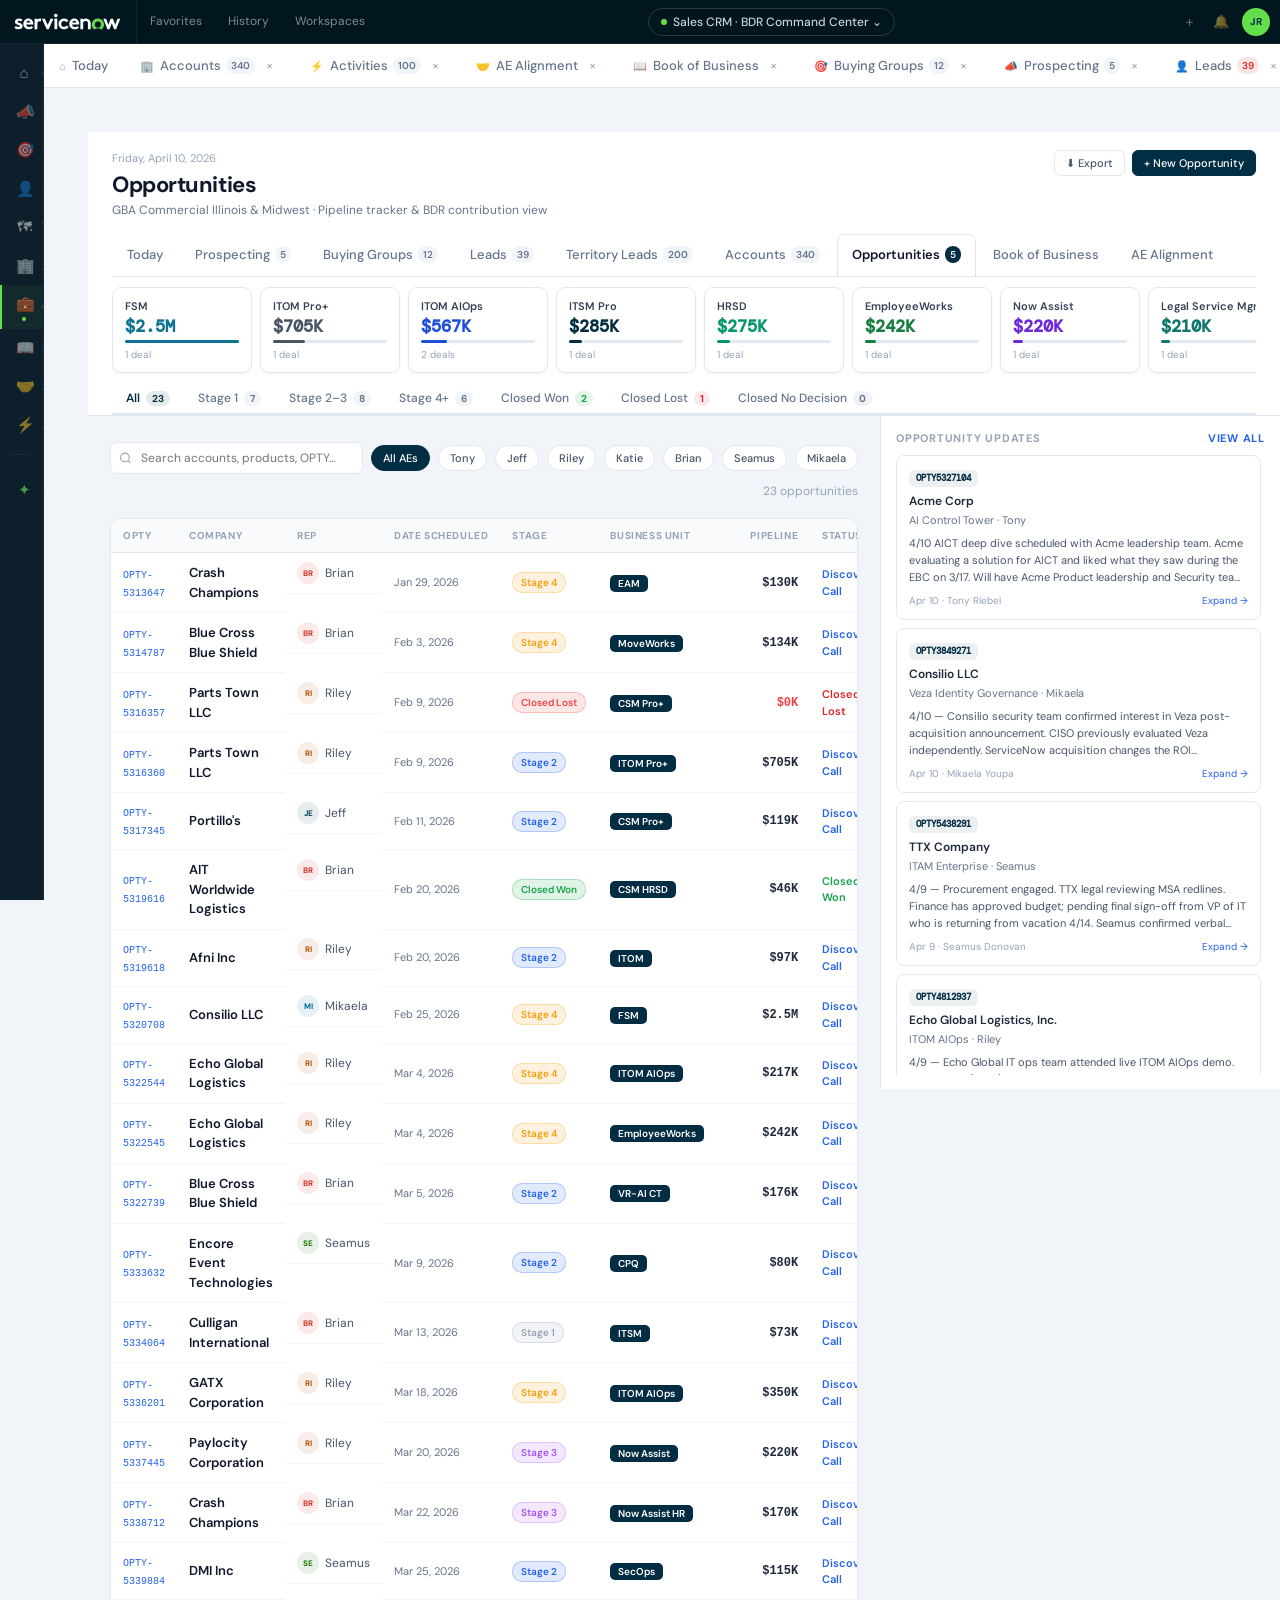
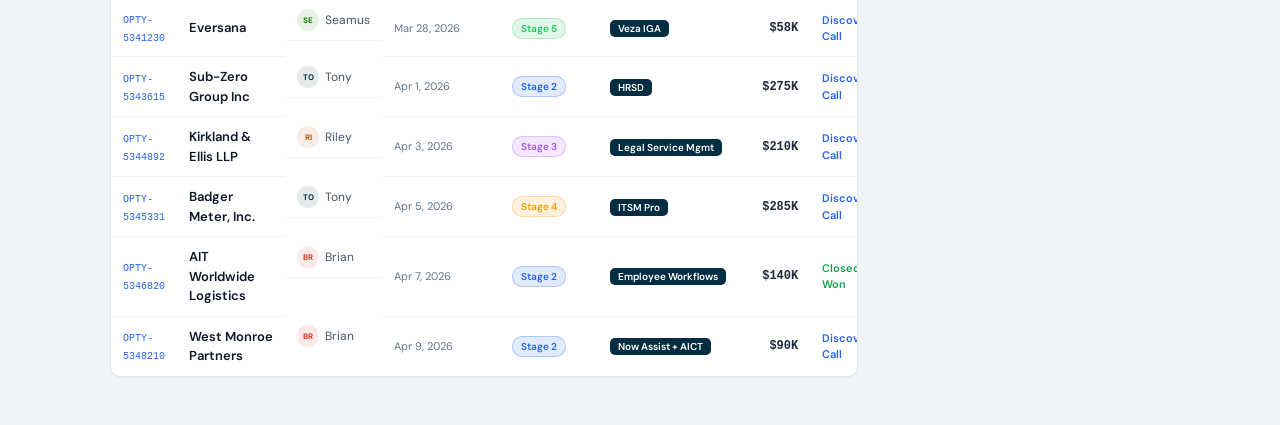
<file: opportunities.html>
<!DOCTYPE html>
<html lang="en">
<head>
  <link rel="stylesheet" href="nav.css">
<meta charset="UTF-8">
<meta name="viewport" content="width=device-width, initial-scale=1.0">
<title>Opportunities — BDR Command Center</title>
<link href="https://fonts.googleapis.com/css2?family=DM+Sans:opsz,wght@9..40,300;9..40,400;9..40,500;9..40,600;9..40,700&family=DM+Mono:wght@400;500&display=swap" rel="stylesheet">
<style>
*,*::before,*::after{margin:0;padding:0;box-sizing:border-box;}
html,body{height:100%;}
:root{
  --ink:#032D42;--ink-nav:#01161f;--ink-mid:#043d5a;
  --wasabi:#63DF4E;--wdk:#4ab83a;
  --white:#fff;--bg:#f1f5f9;
  --s50:#f8fafc;--s100:#f1f5f9;--s200:#e2e8f0;--s300:#cbd5e1;
  --s400:#94a3b8;--s500:#64748b;--s600:#475569;--s700:#334155;
  --s800:#1e293b;--s900:#0f172a;
  --b50:#eff6ff;--b100:#dbeafe;--b500:#3b82f6;--b600:#2563eb;
  --g50:#f0fdf4;--g100:#dcfce7;--g500:#22c55e;--g600:#16a34a;
  --a50:#fffbeb;--a100:#fef3c7;--a500:#f59e0b;--a600:#d97706;
  --r50:#fff1f2;--r100:#ffe4e6;--r500:#ef4444;--r600:#dc2626;
  --p50:#faf5ff;--p500:#a855f7;--p600:#9333ea;
  --sh-xs:0 1px 2px rgba(0,0,0,.05);
  --sh-sm:0 1px 3px rgba(0,0,0,.10),0 1px 2px rgba(0,0,0,.06);
}
body{font-family:'DM Sans',sans-serif;background:var(--bg);color:var(--s800);font-size:13px;line-height:1.5;}
a{text-decoration:none;color:inherit;}
button{font-family:inherit;}
::-webkit-scrollbar{width:4px;height:4px;}
::-webkit-scrollbar-thumb{background:var(--s300);border-radius:2px;}

/* NAV */
.gnav{height:44px;background:var(--ink-nav);display:flex;align-items:center;position:fixed;top:0;left:0;right:0;z-index:300;border-bottom:1px solid rgba(255,255,255,.06);}
.gnav-logo{display:flex;align-items:center;padding:0 14px;height:44px;border-right:1px solid rgba(255,255,255,.07);flex-shrink:0;}
.gnav-tabs{display:flex;align-items:center;}
.gnav-tab{display:flex;align-items:center;height:44px;padding:0 13px;font-size:12px;color:rgba(255,255,255,.5);cursor:pointer;border-bottom:2px solid transparent;white-space:nowrap;text-decoration:none;}
.gnav-tab:hover{color:rgba(255,255,255,.8);background:rgba(255,255,255,.04);}
.gnav-pill-wrap{flex:1;display:flex;justify-content:center;}
.gnav-pill{display:inline-flex;align-items:center;gap:6px;font-size:12px;font-weight:500;padding:4px 12px;border-radius:20px;border:1px solid rgba(255,255,255,.15);color:rgba(255,255,255,.8);cursor:pointer;}
.gnav-pill-dot{width:6px;height:6px;border-radius:50%;background:var(--wasabi);}
.gnav-r{display:flex;align-items:center;gap:2px;padding:0 10px;}
.gnav-btn{width:30px;height:30px;display:flex;align-items:center;justify-content:center;border-radius:4px;color:rgba(255,255,255,.45);cursor:pointer;font-size:13px;border:none;background:transparent;}
.gnav-btn:hover{background:rgba(255,255,255,.07);color:rgba(255,255,255,.8);}
.gnav-av{width:28px;height:28px;background:var(--wasabi);border-radius:50%;display:flex;align-items:center;justify-content:center;font-size:10px;font-weight:700;color:var(--ink);cursor:pointer;margin-left:4px;}

/* SIDEBAR */
.sbar{position:fixed;top:44px;left:0;bottom:0;width:44px;background:#0d1f2b;border-right:1px solid rgba(255,255,255,.05);z-index:200;display:flex;flex-direction:column;overflow:hidden;transition:width .22s cubic-bezier(.4,0,.2,1);}
.sbar:hover{width:180px;box-shadow:4px 0 20px rgba(0,0,0,.25);}
.sbar::-webkit-scrollbar{width:0;}
.sbar-sec{padding:10px 0 4px;}
.sbar-lbl{font-size:9px;font-weight:700;letter-spacing:.10em;text-transform:uppercase;color:rgba(255,255,255,.20);padding:0 14px;margin-bottom:2px;display:block;white-space:nowrap;opacity:0;transition:opacity .15s .05s;}
.sbar:hover .sbar-lbl{opacity:1;}
.sbar-item{display:flex;align-items:center;gap:10px;padding:8px 14px;font-size:12px;color:rgba(255,255,255,.50);border-left:2px solid transparent;transition:background .12s,color .12s;text-decoration:none;white-space:nowrap;}
.sbar-item:hover{background:rgba(255,255,255,.05);color:rgba(255,255,255,.85);}
.sbar-item.on{color:var(--wasabi);border-left-color:var(--wasabi);background:rgba(99,223,78,.06);font-weight:500;}
.sbar-ic{width:16px;min-width:16px;text-align:center;font-size:15px;flex-shrink:0;}
.sbar-item.on .sbar-ic::after{content:'';display:block;width:4px;height:4px;border-radius:50%;background:var(--wasabi);margin:1px auto 0;}
.sbar:hover .sbar-item.on .sbar-ic::after{display:none;}
.sb{margin-left:auto;font-size:9px;font-weight:600;padding:1px 5px;border-radius:8px;background:rgba(255,255,255,.08);color:rgba(255,255,255,.40);opacity:0;transition:opacity .1s;flex-shrink:0;}
.sbar:hover .sb{opacity:1;}
.sb.r{background:rgba(239,68,68,.20);color:#fca5a5;}
.sdiv{height:1px;background:rgba(255,255,255,.06);margin:5px 10px;}
.sbar-footer{padding:8px 14px 10px;font-size:9px;color:rgba(255,255,255,.14);margin-top:auto;white-space:nowrap;opacity:0;transition:opacity .15s;}
.sbar:hover .sbar-footer{opacity:1;}

/* LAYOUT */
.main{margin-top:44px;margin-left:44px;min-height:calc(100vh - 44px);display:flex;flex-direction:column;}
.page-hdr{background:var(--white);border-bottom:1px solid var(--s200);padding:18px 24px 0;position:sticky;top:44px;z-index:100;}
.phdr-top{display:flex;align-items:flex-start;justify-content:space-between;margin-bottom:14px;}
.phdr-date{font-size:11px;color:var(--s400);margin-bottom:2px;}
.phdr-name{font-size:22px;font-weight:700;color:var(--s900);letter-spacing:-.02em;}
.phdr-sub{font-size:12px;color:var(--s500);}
.phdr-acts{display:flex;align-items:center;gap:7px;flex-shrink:0;}
.page-body{display:flex;flex:1;min-height:0;}
.body-main{flex:1;padding:16px 22px 48px;display:flex;flex-direction:column;gap:14px;min-width:0;}
.body-side{width:400px;flex-shrink:0;border-left:1px solid var(--s200);background:var(--white);padding:14px 15px;display:flex;flex-direction:column;gap:14px;overflow-y:auto;position:sticky;top:calc(44px + 170px);max-height:calc(100vh - 44px - 170px);align-self:flex-start;}

/* BUTTONS */
.btn{display:inline-flex;align-items:center;gap:5px;font-family:inherit;font-size:12px;font-weight:500;padding:6px 13px;border-radius:6px;cursor:pointer;border:1px solid;transition:.12s;white-space:nowrap;text-decoration:none;}
.btn-g{background:transparent;color:var(--s600);border-color:var(--s200);}
.btn-g:hover{background:var(--s50);border-color:var(--s300);}
.btn-p{background:var(--ink);color:var(--white);border-color:var(--ink);}
.btn-p:hover{background:var(--ink-mid);}
.btn-w{background:var(--wasabi);color:var(--ink);border-color:var(--wasabi);font-weight:600;}
.btn-sm{font-size:11px;padding:5px 11px;}
.btn-xs{font-size:10px;padding:3px 8px;}

/* STAT CARDS */
.stat-row{display:flex;gap:8px;margin-bottom:4px;}
.stat-card{flex:1;background:var(--white);border:1px solid var(--s200);border-radius:10px;padding:11px 13px;cursor:default;box-shadow:var(--sh-xs);}
.stat-lbl{font-size:11px;color:var(--s500);margin-bottom:2px;font-weight:500;}
.stat-val{font-size:20px;font-weight:700;color:var(--s900);line-height:1;margin-bottom:2px;font-family:'DM Mono',monospace;}
.stat-val.red{color:var(--r600);}
.stat-d{font-size:11px;color:var(--s400);}
.du{color:var(--g600);font-weight:600;}
.dw{color:var(--a600);font-weight:600;font-size:10px;}

/* STAGE TABS */
.stage-tabs{display:flex;gap:0;border-bottom:2px solid var(--s200);margin-bottom:0;}
.stab{padding:9px 14px;font-size:12px;font-weight:500;color:var(--s500);cursor:pointer;border-bottom:2px solid transparent;margin-bottom:-2px;white-space:nowrap;display:flex;align-items:center;gap:6px;border:none;background:none;}
.stab:hover{color:var(--s800);}
.stab.on{color:var(--ink);border-bottom-color:var(--ink);font-weight:600;}
.stab .cnt{font-size:10px;font-weight:700;padding:1px 6px;border-radius:10px;background:var(--s100);color:var(--s500);}
.stab.on .cnt{background:rgba(3,45,66,.1);color:var(--ink);}
.stab.won .cnt{background:rgba(22,163,74,.12);color:var(--g600);}
.stab.won.on{color:var(--g600);border-bottom-color:var(--g600);}
.stab.lost .cnt{background:rgba(220,38,38,.1);color:var(--r600);}
.stab.lost.on{color:var(--r600);border-bottom-color:var(--r600);}
.stab.nd .cnt{background:rgba(148,163,184,.15);color:var(--s500);}

/* FILTER BAR */
.filter-bar{display:flex;align-items:center;gap:8px;padding:10px 0 4px;flex-wrap:wrap;}
.filter-search{position:relative;flex:1;min-width:180px;max-width:280px;}
.filter-search input{width:100%;padding:7px 10px 7px 30px;border:1px solid var(--s200);border-radius:7px;font-size:12px;font-family:inherit;background:var(--white);color:var(--s800);}
.filter-search input:focus{outline:none;border-color:var(--s400);}
.filter-search svg{position:absolute;left:9px;top:50%;transform:translateY(-50%);width:13px;height:13px;color:var(--s400);}
.filter-chip{display:inline-flex;align-items:center;gap:5px;font-size:11px;font-weight:500;padding:5px 11px;border-radius:20px;border:1px solid var(--s200);background:var(--white);cursor:pointer;color:var(--s600);}
.filter-chip:hover{border-color:var(--s300);background:var(--s50);}
.filter-chip.on{background:var(--ink);color:var(--white);border-color:var(--ink);}
.filter-total{margin-left:auto;font-size:12px;color:var(--s400);}

/* TABLE */
.opty-table-wrap{background:var(--white);border:1px solid var(--s200);border-radius:10px;overflow:hidden;box-shadow:var(--sh-xs);}
.opty-table{width:100%;border-collapse:collapse;}
.opty-table th{font-size:10px;font-weight:700;text-transform:uppercase;letter-spacing:.06em;color:var(--s400);padding:9px 12px;text-align:left;border-bottom:1px solid var(--s200);background:var(--s50);white-space:nowrap;cursor:pointer;user-select:none;}
.opty-table th:hover{color:var(--s700);}
.opty-table th .sort{font-size:9px;opacity:.4;margin-left:3px;}
.opty-table td{padding:10px 12px;border-bottom:1px solid var(--s100);vertical-align:middle;font-size:12px;}
.opty-table tr:last-child td{border-bottom:none;}
.opty-table tr:hover td{background:var(--s50);}
.opty-table tr.clickable{cursor:pointer;}

/* OPTY ID */
.opty-id{font-family:'DM Mono',monospace;font-size:10px;color:var(--b600);font-weight:500;cursor:pointer;}
.opty-id:hover{text-decoration:underline;}
.opty-name{font-weight:600;color:var(--s800);margin-bottom:1px;}
.opty-product{font-size:11px;color:var(--s500);}

/* AE BUBBLE */
.ae-dot{width:22px;height:22px;border-radius:50%;display:inline-flex;align-items:center;justify-content:center;font-size:8px;font-weight:700;flex-shrink:0;}

/* STAGE PILL */
.spill{display:inline-flex;align-items:center;font-size:10px;font-weight:600;padding:2px 8px;border-radius:10px;white-space:nowrap;}
.s1{background:#eff6ff;color:#1d4ed8;}
.s2{background:#f0fdf4;color:#15803d;}
.s3{background:#fefce8;color:#854d0e;}
.s4{background:#faf5ff;color:#7e22ce;}
.s5{background:rgba(251,146,60,.12);color:#c2410c;}
.s6{background:rgba(6,182,212,.12);color:#0e7490;}
.sw{background:rgba(22,163,74,.12);color:#15803d;border:1px solid rgba(22,163,74,.25);}
.sl{background:rgba(220,38,38,.1);color:#dc2626;border:1px solid rgba(220,38,38,.2);}
.sn{background:var(--s100);color:var(--s500);border:1px solid var(--s200);}

/* AMOUNT */
.amt{font-family:'DM Mono',monospace;font-size:12px;font-weight:600;color:var(--s900);}
.amt-small{font-size:11px;color:var(--s500);font-weight:400;}

/* BDR ROLE */
.bdr-tag{display:inline-flex;align-items:center;font-size:10px;font-weight:600;padding:2px 7px;border-radius:8px;}
.bdr-src{background:rgba(99,223,78,.15);color:#166534;}
.bdr-co{background:rgba(59,130,246,.12);color:#1d4ed8;}
.bdr-ast{background:rgba(148,163,184,.12);color:var(--s600);}

/* CLOSE DATE */
.cdate{font-size:11px;color:var(--s600);}
.cdate.overdue{color:var(--r600);font-weight:600;}
.cdate.soon{color:var(--a600);font-weight:600;}

/* SIDE PANEL */
.side-hd{font-size:11px;font-weight:700;text-transform:uppercase;letter-spacing:.07em;color:var(--s400);margin-bottom:8px;display:flex;align-items:center;justify-content:space-between;}
.side-link{font-size:11px;color:var(--b600);cursor:pointer;}

/* OPTY UPDATE CARD */
.opu-card{background:var(--white);border:1px solid var(--s200);border-radius:8px;padding:11px 12px;cursor:pointer;transition:.12s;}
.opu-card:hover{border-color:var(--s300);box-shadow:var(--sh-xs);}
.opu-chip{display:inline-flex;align-items:center;font-size:9px;font-weight:700;font-family:'DM Mono',monospace;padding:2px 7px;border-radius:6px;background:rgba(3,45,66,.07);color:var(--ink);margin-bottom:5px;}
.opu-title{font-size:12px;font-weight:600;color:var(--s800);margin-bottom:2px;}
.opu-product{font-size:11px;color:var(--s500);margin-bottom:6px;}
.opu-body{font-size:11px;color:var(--s600);line-height:1.55;display:-webkit-box;-webkit-box-orient:vertical;overflow:hidden;-webkit-line-clamp:3;}
.opu-body.expanded{-webkit-line-clamp:unset;}
.opu-foot{display:flex;align-items:center;justify-content:space-between;margin-top:7px;}
.opu-meta{font-size:10px;color:var(--s400);}
.opu-expand{font-size:10px;color:var(--b600);cursor:pointer;}

/* MODAL */
.modal-bg{position:fixed;inset:0;background:rgba(0,0,0,.45);display:flex;align-items:center;justify-content:center;z-index:999;backdrop-filter:blur(3px);}
.modal{background:var(--white);border-radius:12px;width:min(640px,96vw);max-height:88vh;overflow-y:auto;box-shadow:0 20px 60px rgba(0,0,0,.2);}
.modal-hd{padding:16px 20px;border-bottom:1px solid var(--s200);display:flex;align-items:center;justify-content:space-between;position:sticky;top:0;background:var(--white);z-index:2;}
.modal-title{font-size:15px;font-weight:700;color:var(--s900);}
.modal-close{width:28px;height:28px;border-radius:50%;background:var(--s100);border:none;color:var(--s500);cursor:pointer;font-size:16px;display:flex;align-items:center;justify-content:center;}
.modal-body{padding:20px;}

/* EMPTY STATE */
.empty{text-align:center;padding:60px 20px;color:var(--s400);}
.empty-icon{font-size:40px;margin-bottom:12px;}
.empty-msg{font-size:14px;font-weight:500;color:var(--s500);margin-bottom:6px;}
.empty-sub{font-size:12px;}

/* PROGRESS BAR */
.prog-wrap{width:80px;background:var(--s200);border-radius:4px;height:4px;overflow:hidden;display:inline-block;vertical-align:middle;}
.prog-fill{height:100%;border-radius:4px;}

@keyframes fadeIn{from{opacity:0;transform:translateY(4px);}to{opacity:1;transform:translateY(0);}}
.fade-in{animation:fadeIn .18s ease;}

/* CROSS-PAGE TABS */
.ptabs{display:flex;align-items:center;border-bottom:1px solid var(--s200);margin:0;padding:0;overflow-x:auto;background:var(--white);}
.ptabs::-webkit-scrollbar{height:0;}
.ptab{display:inline-flex;align-items:center;gap:5px;padding:10px 14px;font-size:13px;font-weight:500;color:var(--s500);border-bottom:2px solid transparent;white-space:nowrap;transition:.1s;text-decoration:none;cursor:pointer;}
.ptab:hover{color:var(--s700);}
.ptab.on{color:var(--s900);border-bottom-color:var(--ink);font-weight:600;}
.ptab-ct{font-size:10px;font-weight:600;padding:1px 5px;border-radius:8px;background:var(--s100);color:var(--s500);}
.ptab.on .ptab-ct{background:var(--ink);color:var(--white);}

.prod-card{flex:0 0 140px;background:var(--white);border:1px solid var(--s200);border-radius:9px;padding:10px 12px;box-shadow:var(--sh-xs);}
.prod-lbl{font-size:11px;font-weight:600;color:var(--s700);margin-bottom:4px;overflow:hidden;text-overflow:ellipsis;white-space:nowrap;}
.prod-pipe{font-size:17px;font-weight:700;font-family:'DM Mono',monospace;line-height:1;margin-bottom:5px;}
.prod-bar-track{height:3px;background:var(--s200);border-radius:2px;margin-bottom:4px;}
.prod-bar-fill{height:100%;border-radius:2px;}
.prod-count{font-size:10px;color:var(--s400);}
</style>
</head>
<body>
<div class="app-shell">

<!-- ── TOP NAV ── -->
<!-- ── SIDEBAR ── -->
<!-- ── MAIN ── -->
<div class="main">

  <!-- PAGE HEADER -->
  <div class="page-hdr">
    <div class="phdr-top">
      <div>
        <div class="phdr-date">Friday, April 10, 2026</div>
        <div class="phdr-name">Opportunities</div>
        <div class="phdr-sub">GBA Commercial Illinois &amp; Midwest · Pipeline tracker &amp; BDR contribution view</div>
      </div>
      <div class="phdr-acts">
        <button class="btn btn-g btn-sm">⬇ Export</button>
        <button class="btn btn-p btn-sm">+ New Opportunity</button>
      </div>
    </div>

    <div class="ptabs">
      <a href="index.html"            class="ptab">Today</a>
      <a href="campaigns.html"        class="ptab">Prospecting <span class="ptab-ct">5</span></a>
      <a href="buying-groups.html"    class="ptab">Buying Groups <span class="ptab-ct">12</span></a>
      <a href="leads.html"            class="ptab">Leads <span class="ptab-ct">39</span></a>
      <a href="territory-leads.html"  class="ptab">Territory Leads <span class="ptab-ct">200</span></a>
      <a href="accounts.html"         class="ptab">Accounts <span class="ptab-ct">340</span></a>
      <a href="opportunities.html"    class="ptab on">Opportunities <span class="ptab-ct">5</span></a>
      <a href="book-of-business.html" class="ptab">Book of Business</a>
      <a href="ae-alignment.html"     class="ptab">AE Alignment</a>
    </div>

    <div id="productCards" style="display:flex;gap:8px;padding:10px 0 8px;overflow-x:auto;flex-wrap:nowrap;"></div>
    <div class="stage-tabs" id="stageTabs">
      <button class="stab on" data-tab="all" onclick="switchTab('all',this)">All <span class="cnt" id="cnt-all">23</span></button>
      <button class="stab" data-tab="s12" onclick="switchTab('s12',this)">Stage 1 <span class="cnt" id="cnt-s12">7</span></button>
      <button class="stab"    data-tab="s34" onclick="switchTab('s34',this)">Stage 2–3 <span class="cnt" id="cnt-s34">8</span></button>
      <button class="stab"    data-tab="s56" onclick="switchTab('s56',this)">Stage 4+ <span class="cnt" id="cnt-s56">6</span></button>
      <button class="stab won" data-tab="won" onclick="switchTab('won',this)">Closed Won <span class="cnt" id="cnt-won">2</span></button>
      <button class="stab lost" data-tab="lost" onclick="switchTab('lost',this)">Closed Lost <span class="cnt" id="cnt-lost">1</span></button>
      <button class="stab nd"  data-tab="nd"  onclick="switchTab('nd',this)">Closed No Decision <span class="cnt" id="cnt-nd">0</span></button>
    </div>
  </div><!-- /page-hdr -->

<div class="page-body">
    <!-- MAIN CONTENT -->
    <div class="body-main">

      <!-- FILTER BAR -->
      <div class="filter-bar">
        <div class="filter-search">
          <svg viewBox="0 0 24 24" fill="none" stroke="currentColor" stroke-width="2"><circle cx="11" cy="11" r="8"/><path d="m21 21-4.35-4.35"/></svg>
          <input type="text" id="searchInput" placeholder="Search accounts, products, OPTY…" oninput="filterTable()">
        </div>
        <button class="filter-chip on" id="aeAll" onclick="setAEFilter('all',this)">All AEs</button>
        <button class="filter-chip" onclick="setAEFilter('Tony',this)">Tony</button>
        <button class="filter-chip" onclick="setAEFilter('Jeff',this)">Jeff</button>
        <button class="filter-chip" onclick="setAEFilter('Riley',this)">Riley</button>
        <button class="filter-chip" onclick="setAEFilter('Katie',this)">Katie</button>
        <button class="filter-chip" onclick="setAEFilter('Brian',this)">Brian</button>
        <button class="filter-chip" onclick="setAEFilter('Seamus',this)">Seamus</button>
        <button class="filter-chip" onclick="setAEFilter('Mikaela',this)">Mikaela</button>
        <span class="filter-total" id="filterTotal"></span>
      </div>

      <!-- TABLE -->
      <div class="opty-table-wrap">
        <table class="opty-table" id="optyTable">
          <thead>
            <tr>
              <th>OPTY</th>
              <th>Company</th>
              <th>Rep</th>
              <th>Date Scheduled</th>
              <th>Stage</th>
              <th>Business Unit</th>
              <th style="text-align:right">Pipeline</th>
              <th>Status</th>
            </tr>
          </thead>
          <tbody id="optyBody"></tbody>
        </table>
      </div>

    </div><!-- /body-main -->

    <!-- RIGHT PANEL: OPTY UPDATES -->
    <div class="body-side">
      <div>
        <div class="side-hd">
          <span>Opportunity Updates</span>
          <span class="side-link" onclick="showAllUpdates()">View all</span>
        </div>
        <div style="display:flex;flex-direction:column;gap:8px;max-height:calc(100vh - 280px);overflow-y:auto;padding-right:4px" id="updatesFeed"></div>
      </div>

      <!-- QUICK STATS BY AE -->
      </div>
    </div>
    </div>

  </div><!-- /page-body -->
</div><!-- /main -->

<!-- MODAL ROOT -->
<div id="modal-root"></div>

<script>
// ── DATA ──────────────────────────────────────────────────────────────────

const AE_STYLES = {
  Tony:    {bg:'rgba(3,45,66,0.1)',   color:'#032D42'},
  Jeff:    {bg:'rgba(4,67,85,0.1)',   color:'#044355'},
  Riley:   {bg:'rgba(180,83,9,0.1)',  color:'#B45309'},
  Katie:   {bg:'rgba(91,33,182,0.1)', color:'#5B21B6'},
  Brian:   {bg:'rgba(217,48,37,0.1)', color:'#D93025'},
  Seamus:  {bg:'rgba(26,122,0,0.1)',  color:'#1a7a00'},
  Mikaela: {bg:'rgba(3,105,161,0.1)', color:'#0369A1'},
};

const OPTIES = [
  {company:'Crash Champions',          rep:'Brian',   date:'Jan 29, 2026', stage:'Stage 4', bu:'EAM',               pipe:130000,  opty:'OPTY-5313647', status:'Discovery Call'},
  {company:'Blue Cross Blue Shield',   rep:'Brian',   date:'Feb 3, 2026',  stage:'Stage 4', bu:'MoveWorks',         pipe:134000,  opty:'OPTY-5314787', status:'Discovery Call'},
  {company:'Parts Town LLC',           rep:'Riley',   date:'Feb 9, 2026',  stage:'Closed Lost',bu:'CSM Pro+',        pipe:0,       opty:'OPTY-5316357', status:'Closed Lost'},
  {company:'Parts Town LLC',           rep:'Riley',   date:'Feb 9, 2026',  stage:'Stage 2', bu:'ITOM Pro+',         pipe:705000,  opty:'OPTY-5316360', status:'Discovery Call'},
  {company:"Portillo's",               rep:'Jeff',    date:'Feb 11, 2026', stage:'Stage 2', bu:'CSM Pro+',          pipe:119000,  opty:'OPTY-5317345', status:'Discovery Call'},
  {company:'AIT Worldwide Logistics',  rep:'Brian',   date:'Feb 20, 2026', stage:'Closed Won',bu:'CSM HRSD',        pipe:46000,   opty:'OPTY-5319616', status:'Closed Won'},
  {company:'Afni Inc',                 rep:'Riley',   date:'Feb 20, 2026', stage:'Stage 2', bu:'ITOM',              pipe:97000,   opty:'OPTY-5319618', status:'Discovery Call'},
  {company:'Consilio LLC',             rep:'Mikaela', date:'Feb 25, 2026', stage:'Stage 4', bu:'FSM',               pipe:2500000, opty:'OPTY-5320708', status:'Discovery Call'},
  {company:'Echo Global Logistics',    rep:'Riley',   date:'Mar 4, 2026',  stage:'Stage 4', bu:'ITOM AIOps',        pipe:217000,  opty:'OPTY-5322544', status:'Discovery Call'},
  {company:'Echo Global Logistics',    rep:'Riley',   date:'Mar 4, 2026',  stage:'Stage 4', bu:'EmployeeWorks',     pipe:242000,  opty:'OPTY-5322545', status:'Discovery Call'},
  {company:'Blue Cross Blue Shield',   rep:'Brian',   date:'Mar 5, 2026',  stage:'Stage 2', bu:'VR-AI CT',          pipe:176000,  opty:'OPTY-5322739', status:'Discovery Call'},
  {company:'Encore Event Technologies',rep:'Seamus',  date:'Mar 9, 2026',  stage:'Stage 2', bu:'CPQ',               pipe:80000,   opty:'OPTY-5333632', status:'Discovery Call'},
  {company:'Culligan International',   rep:'Brian',   date:'Mar 13, 2026', stage:'Stage 1', bu:'ITSM',              pipe:73000,   opty:'OPTY-5334064', status:'Discovery Call'},
  {company:'GATX Corporation',         rep:'Riley',   date:'Mar 18, 2026', stage:'Stage 4', bu:'ITOM AIOps',        pipe:350000,  opty:'OPTY-5336201', status:'Discovery Call'},
  {company:'Paylocity Corporation',    rep:'Riley',   date:'Mar 20, 2026', stage:'Stage 3', bu:'Now Assist',        pipe:220000,  opty:'OPTY-5337445', status:'Discovery Call'},
  {company:'Crash Champions',          rep:'Brian',   date:'Mar 22, 2026', stage:'Stage 3', bu:'Now Assist HR',     pipe:170000,  opty:'OPTY-5338712', status:'Discovery Call'},
  {company:'DMI Inc',                  rep:'Seamus',  date:'Mar 25, 2026', stage:'Stage 2', bu:'SecOps',            pipe:115000,  opty:'OPTY-5339884', status:'Discovery Call'},
  {company:'Eversana',                 rep:'Seamus',  date:'Mar 28, 2026', stage:'Stage 5', bu:'Veza IGA',          pipe:58000,   opty:'OPTY-5341230', status:'Discovery Call'},
  {company:'Sub-Zero Group Inc',       rep:'Tony',    date:'Apr 1, 2026',  stage:'Stage 2', bu:'HRSD',              pipe:275000,  opty:'OPTY-5343615', status:'Discovery Call'},
  {company:'Kirkland & Ellis LLP',     rep:'Riley',   date:'Apr 3, 2026',  stage:'Stage 3', bu:'Legal Service Mgmt',pipe:210000,  opty:'OPTY-5344892', status:'Discovery Call'},
  {company:'Badger Meter, Inc.',       rep:'Tony',    date:'Apr 5, 2026',  stage:'Stage 4', bu:'ITSM Pro',          pipe:285000,  opty:'OPTY-5345331', status:'Discovery Call'},
  {company:'AIT Worldwide Logistics',  rep:'Brian',   date:'Apr 7, 2026',  stage:'Stage 2', bu:'Employee Workflows',pipe:140000,  opty:'OPTY-5346820', status:'Closed Won'},
  {company:'West Monroe Partners',     rep:'Brian',   date:'Apr 9, 2026',  stage:'Stage 2', bu:'Now Assist + AICT', pipe:90000,   opty:'OPTY-5348210', status:'Discovery Call'},
];

// Derive product summary cards from OPTIES
function buildProductCards() {
  const byProduct = {};
  OPTIES.forEach(o => {
    const bu = o.bu;
    if(!byProduct[bu]) byProduct[bu] = {count:0, pipe:0};
    byProduct[bu].count++;
    byProduct[bu].pipe += o.pipe;
  });
  const sorted = Object.entries(byProduct).sort((a,b) => b[1].pipe - a[1].pipe);
  const maxPipe = sorted[0][1].pipe;
  const BU_COLORS = {
    'EAM':'#d97706','MoveWorks':'#7c3aed','CSM Pro+':'#0369a1','CSM HRSD':'#059669',
    'ITOM':'#1d4ed8','ITOM AIOps':'#1d4ed8','FSM':'#0e7490','VR-AI CT':'#7e22ce',
    'CPQ':'#9333ea','Now Assist':'#6d28d9','Now Assist HR':'#7c3aed','HRSD':'#059669',
    'Legal Service Mgmt':'#0f766e','ITSM Pro':'#032D42','EmployeeWorks':'#15803d',
    'SecOps':'#dc2626','Veza IGA':'#b91c1c','Employee Workflows':'#15803d','ITSM':'#032D42',
    'AI Control Tower':'#4338ca',
  };
  const container = document.getElementById('productCards');
  if(!container) return;
  container.innerHTML = sorted.slice(0,8).map(([bu, {count, pipe}]) => {
    const pct = Math.round(pipe / maxPipe * 100);
    const col = BU_COLORS[bu] || '#475569';
    const fmt = pipe >= 1000000 ? '$'+(pipe/1000000).toFixed(1)+'M' : '$'+Math.round(pipe/1000)+'K';
    return '<div class="prod-card">' +
      '<div class="prod-lbl" title="'+bu+'">'+bu+'</div>' +
      '<div class="prod-pipe" style="color:'+col+'">'+fmt+'</div>' +
      '<div class="prod-bar-track"><div class="prod-bar-fill" style="width:'+pct+'%;background:'+col+'"></div></div>' +
      '<div class="prod-count">'+count+' deal'+(count!==1?'s':'')+'</div>' +
    '</div>';
  }).join('');
}

// ── OPTY UPDATES ──────────────────────────────────────────────────────────
const UPDATES = [
  {
    optyId: 'OPTY5327104',
    account: 'Acme Corp',
    product: 'AI Control Tower',
    ae: 'Tony',
    date: 'Apr 10',
    author: 'Tony Riebel',
    body: `4/10 AICT deep dive scheduled with Acme leadership team. Acme evaluating a solution for AICT and liked what they saw during the EBC on 3/17. Will have Acme Product leadership and Security team in the room. Customer looking to get a handle on AI governance — all manual today. Evaluating Agent 365, Geordi, Workday and SFDC.\n\nWill look to schedule further deep dives after the demo and confirm timing. Customer is set for go live of round 1 SN June/July. Risk is if they will tackle AI Control Tower as a lateral effort or sequential.`
  },
  {
    optyId: 'OPTY3849271',
    account: 'Consilio LLC',
    product: 'Veza Identity Governance',
    ae: 'Mikaela',
    date: 'Apr 10',
    author: 'Mikaela Youpa',
    body: `4/10 — Consilio security team confirmed interest in Veza post-acquisition announcement. CISO previously evaluated Veza independently. ServiceNow acquisition changes the ROI conversation significantly — they can now consolidate with existing ITSM investment.\n\nNext step: Technical deep dive with Consilio IT Security architect. Mikaela and BDR to support with Veza-specific competitive positioning vs SailPoint.`
  },
  {
    optyId: 'OPTY5438291',
    account: 'TTX Company',
    product: 'ITAM Enterprise',
    ae: 'Seamus',
    date: 'Apr 9',
    author: 'Seamus Donovan',
    body: `4/9 — Procurement engaged. TTX legal reviewing MSA redlines. Finance has approved budget; pending final sign-off from VP of IT who is returning from vacation 4/14. Seamus confirmed verbal commitment. Risk level low — waiting on paperwork.\n\nBDR to follow up with IT director contact to confirm internal timeline. Stage 5 — expected close 4/30.`
  },
  {
    optyId: 'OPTY4812937',
    account: 'Echo Global Logistics, Inc.',
    product: 'ITOM AIOps',
    ae: 'Riley',
    date: 'Apr 9',
    author: 'Riley Scott',
    body: `4/9 — Echo Global IT ops team attended live ITOM AIOps demo. Sarah Chen (VP IT) highly engaged, asked detailed questions about event correlation. No competitor confirmed but suspect BMC Helix is also in evaluation.\n\nDiscovery revealed 3 major pain points: alert fatigue (averaging 2,400 alerts/day), no root cause automation, and 48hr average MTTR on P1s. Strong SPICED alignment. Scheduling exec alignment call with CIO for week of 4/20.`
  },
  {
    optyId: 'OPTY6482917',
    account: 'GATX Corporation',
    product: 'Platform Licensing',
    ae: 'Riley',
    date: 'Apr 7',
    author: 'Riley Scott',
    body: `4/7 — GATX contract renewal and expansion discussion. Current customer on ITSM, looking to add Platform license for custom app development team. IT leadership pushing for June 1 deadline tied to fiscal year budget.\n\nExpansion target: 3 workflow apps in-flight with IT team using Creator Workflows. Deal size dependent on seat count — currently scoping 450-500 users. Riley to confirm with procurement on April 15.`
  },
  {
    optyId: 'OPTY3847291',
    account: 'AIT Worldwide Logistics',
    product: 'Employee Workflows',
    ae: 'Brian',
    date: 'Apr 8',
    author: 'Brian Disher',
    body: `4/8 — AIT Worldwide CHRO introduced into the deal. Previously only had VP of IT engaged. HR team experiencing significant pain around onboarding — currently takes 18 business days average to fully onboard a new logistics coordinator.\n\nMoveworks also in evaluation but price point is a concern for AIT. Brian positioning EW as the consolidation play — AIT already on ITSM so incremental cost argument is strong. Demo scheduled April 17.`
  }
,
  {
    optyId: 'OPTY-5346820',
    account: 'AIT Worldwide Logistics',
    product: 'Employee Workflows',
    ae: 'Brian',
    date: 'Apr 9',
    author: 'Brian Disher',
    body: '4/9 — CHRO Lisa Park confirmed she is joining the Apr 17 demo alongside VP IT. Moveworks is still in play but price point is becoming a concern for AIT. Brian positioning EW as the consolidation play given AIT is already on ITSM. The incremental cost argument is resonating. Expect Stage 3 progression post-demo.'
  },
  {
    optyId: 'OPTY-5343615',
    account: 'Sub-Zero Group Inc',
    product: 'HRSD',
    ae: 'Tony',
    date: 'Apr 7',
    author: 'Tony Riebel',
    body: '4/7 — Sub-Zero CHRO confirmed she will join the next call. Brandon Joyce (VP IT) asked for a comparison between HRSD and current ServiceNow ITSM onboarding workflows. Strong champion in place. Tony to bring in SC for technical validation call week of Apr 14. Stage 2 progressed — opty created Apr 1.'
  },
  {
    optyId: 'OPTY-5345331',
    account: 'Badger Meter, Inc.',
    product: 'ITSM Pro',
    ae: 'Tony',
    date: 'Apr 5',
    author: 'Tony Riebel',
    body: '4/5 — VP IT confirmed budget allocated for Q2 ITSM Pro upgrade. Procurement wants to move before June. Decision committee: VP IT + IT Manager + Finance Director. No competitive threat identified. Tony to prep platform demo for Apr 18. Jacob sourced this through K26 pre-event outreach.'
  },
  {
    optyId: 'OPTY-5337445',
    account: 'Paylocity Corporation',
    product: 'Now Assist for ITSM',
    ae: 'Riley',
    date: 'Apr 7',
    author: 'Riley Scott',
    body: '4/7 — CIO Sarah Mitchell confirmed for demo week of Apr 14. Paylocity is already on ITSM Pro — this is a pure Now Assist expansion conversation. Sarah submitted the demo request herself via servicenow.com, which is a strong intent signal. Riley bringing SC for the technical deep dive. Jacob holds the sourced credit.'
  },
  {
    optyId: 'OPTY-5344892',
    account: 'Kirkland & Ellis LLP',
    product: 'Legal Service Mgmt',
    ae: 'Riley',
    date: 'Apr 3',
    author: 'Riley Scott',
    body: "4/3 — Jennifer Torres replied to Jacob's Email 1 in the Legal IT Webinar sequence. Strong champion signal — she owns the evaluation. Asking about matter management integrations specifically. Riley created the opty immediately. Legal Service Management is the primary motion, with ITSM Pro as an expansion conversation. No competitor confirmed yet."
  },
  {
    optyId: 'OPTY-5339884',
    account: 'DMI Inc',
    product: 'Security Operations',
    ae: 'Seamus',
    date: 'Mar 26',
    author: 'Seamus Donovan',
    body: '3/26 — Robert Kim (Head of IT Security) submitted a Contact Us form. Already in an ITAM conversation with Seamus — SecOps is the natural expansion. High intent. Seamus aligned on positioning SecOps as the risk reduction layer on top of existing ITSM/ITAM platform. Potential for a bundled conversation.'
  }
];

// ── STATE ─────────────────────────────────────────────────────────────────
let activeTab = 'all';
let activeAE  = 'all';

// ── STAGE METADATA ────────────────────────────────────────────────────────
function stagePill(stage, stageN) {
  const MAP = {1:'s1',2:'s2',3:'s3',4:'s4',5:'s5',6:'s6',7:'sw',8:'sl',9:'sn'};
  return `<span class="spill ${MAP[stageN]||'sn'}">${stage}</span>`;
}

function bdrTag(role) {
  const map = {'Source':'bdr-src','Co-Source':'bdr-co','Assist':'bdr-ast'};
  return `<span class="bdr-tag ${map[role]||'bdr-ast'}">${role}</span>`;
}

function fmtAmt(n) {
  if(n >= 1000000) return '$' + (n/1000000).toFixed(1) + 'M';
  if(n >= 1000) return '$' + Math.round(n/1000) + 'K';
  return '$' + n;
}

function fmtClose(dateStr, tab) {
  if(tab === 'won' || tab === 'lost' || tab === 'nd') return `<span class="cdate">${new Date(dateStr+'T12:00').toLocaleDateString('en-US',{month:'short',day:'numeric',year:'numeric'})}</span>`;
  const d = new Date(dateStr+'T12:00');
  const now = new Date();
  const days = Math.ceil((d - now) / 864e5);
  const label = d.toLocaleDateString('en-US',{month:'short',day:'numeric'});
  if(days < 0)   return `<span class="cdate overdue">${label} · Overdue</span>`;
  if(days <= 14) return `<span class="cdate soon">${label} · ${days}d</span>`;
  return `<span class="cdate">${label}</span>`;
}

function aeBubble(ae) {
  const s = AE_STYLES[ae] || {bg:'rgba(100,116,139,.1)',color:'#475569'};
  return `<div class="ae-dot" style="background:${s.bg};color:${s.color}" title="${ae} (AE)">${ae.slice(0,2).toUpperCase()}</div>`;
}

function progressBar(stage) {
  const pct = Math.min(Math.round((stage/6)*100), 100);
  const col = stage <= 2 ? '#3b82f6' : stage <= 4 ? '#f59e0b' : '#22c55e';
  return `<div class="prog-wrap"><div class="prog-fill" style="width:${pct}%;background:${col}"></div></div>`;
}

// ── RENDER TABLE ──────────────────────────────────────────────────────────
function renderTable() {
  const q = document.getElementById('searchInput').value.trim().toLowerCase();
  const activeTabEl = document.querySelector('.stab.on');
  const tab = activeTabEl ? activeTabEl.dataset.tab : 's12';
  
  const stageMap = {
    'all': null, // null means show everything
    's12': ['Stage 1'],
    's34': ['Stage 2','Stage 3'],
    's56': ['Stage 4','Stage 5','Stage 6'],
    'won': ['Closed Won'],
    'lost': ['Closed Lost'],
    'nd': ['No Decision']
  };
  const allowedStages = stageMap[tab];
  
  const rows = OPTIES.filter(o => {
    const stageOk = allowedStages === null || allowedStages.some(s => o.stage.startsWith(s));
    if(!stageOk) return false;
    if(activeAE !== 'all' && o.rep !== activeAE) return false;
    if(q && !o.company.toLowerCase().includes(q) && !o.bu.toLowerCase().includes(q) && !o.opty.toLowerCase().includes(q)) return false;
    return true;
  });

  const body = document.getElementById('optyBody');
  document.getElementById('filterTotal').textContent = rows.length + ' opportunit' + (rows.length===1?'y':'ies');

  if(!rows.length) {
    body.innerHTML = '<tr><td colspan="8"><div class="empty"><div class="empty-icon">💼</div><div class="empty-msg">No opportunities match this filter</div></div></td></tr>';
    return;
  }

  const STAGE_COLORS = {
    'Stage 1':'#94a3b8','Stage 2':'#2563eb','Stage 3':'#a855f7','Stage 4':'#f59e0b',
    'Stage 5':'#22c55e','Closed Won':'#16a34a','Closed Lost':'#ef4444'
  };

  body.innerHTML = rows.map(o => {
    const stCol = STAGE_COLORS[o.stage] || '#64748b';
    const fmtPipe = o.pipe >= 1000000 ? '$'+(o.pipe/1000000).toFixed(1)+'M' : '$'+Math.round(o.pipe/1000)+'K';
    const ae = o.rep;
    const s = AE_STYLES[ae] || {bg:'rgba(100,116,139,.1)',color:'#475569'};
    const closed = o.stage.startsWith('Closed');
    const statusCol = o.status==='Closed Won'?'var(--g600)':o.status==='Closed Lost'?'var(--r600)':'var(--b600)';
    return '<tr class="clickable fade-in">' +
      '<td><span style="font-size:10px;font-family:monospace;color:var(--b600)">'+o.opty+'</span></td>' +
      '<td><span style="font-size:13px;font-weight:600;color:var(--s900)">'+o.company+'</span></td>' +
      '<td style="display:flex;align-items:center;gap:6px;padding:9px 12px"><div class="ae-dot" style="background:'+s.bg+';color:'+s.color+'">'+ae.slice(0,2).toUpperCase()+'</div><span style="font-size:12px;color:var(--s600)">'+ae+'</span></td>' +
      '<td style="font-size:11px;color:var(--s500)">'+o.date+'</td>' +
      '<td><span class="spill" style="background:'+stCol+'22;color:'+stCol+';border:1px solid '+stCol+'44">'+o.stage+'</span></td>' +
      '<td><span style="font-size:10px;font-weight:600;padding:2px 8px;border-radius:5px;background:var(--ink);color:#fff;white-space:nowrap">'+o.bu+'</span></td>' +
      '<td style="text-align:right;font-family:monospace;font-weight:700;color:'+(o.pipe===0?'var(--r500)':'var(--s800)')+'">'+fmtPipe+'</td>' +
      '<td style="font-size:11px;font-weight:600;color:'+statusCol+'">'+o.status+'</td>' +
    '</tr>';
  }).join('');
}

// ── RENDER UPDATES FEED ───────────────────────────────────────────────────
function renderUpdates() {
  const feed = document.getElementById('updatesFeed');
  feed.innerHTML = UPDATES.map((u, i) => `
    <div class="opu-card" onclick="openUpdateModal(${i})">
      <div class="opu-chip">${u.optyId}</div>
      <div class="opu-title">${u.account}</div>
      <div class="opu-product">${u.product} · ${u.ae}</div>
      <div class="opu-body" id="upd-body-${i}">${u.body.replace(/\n/g,'<br>')}</div>
      <div class="opu-foot">
        <span class="opu-meta">${u.date} · ${u.author}</span>
        <span class="opu-expand">Expand →</span>
      </div>
    </div>
  `).join('');
}

// ── RENDER AE BREAKDOWN ───────────────────────────────────────────────────
function renderAEBreakdown() {
  const activeOpties = OPTIES.filter(o => o.tab === 's12' || o.tab === 's34' || o.tab === 's56');
  const byAE = {};
  activeOpties.forEach(o => {
    if(!byAE[o.ae]) byAE[o.ae] = {count:0, total:0};
    byAE[o.ae].count++;
    byAE[o.ae].total += o.amt;
  });
  const sorted = Object.entries(byAE).sort((a,b) => b[1].total - a[1].total);
  const maxAmt = sorted[0]?.[1].total || 1;

  const aeBD = document.getElementById('aeBreakdown');
  if(!aeBD) return;
  aeBD.innerHTML = sorted.map(([ae, {count, total}]) => {
    const s = AE_STYLES[ae] || {};
    const pct = Math.round((total/maxAmt)*100);
    return `<div style="display:flex;align-items:center;gap:8px;cursor:pointer" onclick="setAEFilter('${ae}',null)">
      <div class="ae-dot" style="background:${s.bg};color:${s.color};flex-shrink:0">${ae.slice(0,2)}</div>
      <div style="flex:1;min-width:0">
        <div style="display:flex;justify-content:space-between;margin-bottom:3px">
          <span style="font-size:11px;font-weight:600;color:var(--s700)">${ae}</span>
          <span style="font-size:11px;font-family:'DM Mono',monospace;color:var(--s600)">${fmtAmt(total)}</span>
        </div>
        <div style="height:4px;background:var(--s100);border-radius:4px;overflow:hidden">
          <div style="height:100%;width:${pct}%;background:${s.color};border-radius:4px"></div>
        </div>
      </div>
    </div>`;
  }).join('');
}

// ── TAB SWITCH ────────────────────────────────────────────────────────────
function switchTab(tab, btn) {
  activeTab = tab;
  document.querySelectorAll('.stab').forEach(b => b.classList.remove('on'));
  if(btn) btn.classList.add('on');
  renderTable();
}

// ── AE FILTER ─────────────────────────────────────────────────────────────
function setAEFilter(ae, btn) {
  activeAE = ae;
  document.querySelectorAll('.filter-chip').forEach(b => b.classList.remove('on'));
  if(btn) { btn.classList.add('on'); }
  else {
    // called from AE breakdown click — uncheck all chips
    document.getElementById('aeAll')?.classList.remove('on');
  }
  if(ae === 'all') {
    document.getElementById('aeAll')?.classList.add('on');
  }
  renderTable();
}

function filterTable() { renderTable(); }

// ── OPTY MODAL ────────────────────────────────────────────────────────────
function openOptyModal(id) {
  const o = OPTIES.find(x => x.id === id);
  if(!o) return;
  const s = AE_STYLES[o.ae] || {};
  const update = UPDATES.find(u => u.optyId === id);

  document.getElementById('modal-root').innerHTML = `
    <div class="modal-bg" onclick="if(event.target===this)closeModal()">
      <div class="modal">
        <div class="modal-hd">
          <div>
            <div class="opty-id" style="margin-bottom:3px">${o.id}</div>
            <div class="modal-title">${o.account}</div>
          </div>
          <button class="modal-close" onclick="closeModal()">×</button>
        </div>
        <div class="modal-body">
          <div style="display:grid;grid-template-columns:1fr 1fr 1fr;gap:12px;margin-bottom:18px">
            <div style="padding:11px 13px;background:var(--s50);border-radius:8px;border:1px solid var(--s200)">
              <div style="font-size:10px;font-weight:700;text-transform:uppercase;letter-spacing:.06em;color:var(--s400);margin-bottom:3px">Solution</div>
              <div style="font-size:13px;font-weight:600;color:var(--s800)">${o.product}</div>
            </div>
            <div style="padding:11px 13px;background:var(--s50);border-radius:8px;border:1px solid var(--s200)">
              <div style="font-size:10px;font-weight:700;text-transform:uppercase;letter-spacing:.06em;color:var(--s400);margin-bottom:3px">Amount</div>
              <div style="font-size:18px;font-weight:700;color:var(--s900);font-family:'DM Mono',monospace">${fmtAmt(o.amt)}</div>
            </div>
            <div style="padding:11px 13px;background:var(--s50);border-radius:8px;border:1px solid var(--s200)">
              <div style="font-size:10px;font-weight:700;text-transform:uppercase;letter-spacing:.06em;color:var(--s400);margin-bottom:3px">Stage</div>
              ${stagePill(o.stage, o.stageN)}
            </div>
          </div>
          <div style="display:grid;grid-template-columns:1fr 1fr;gap:12px;margin-bottom:20px">
            <div>
              <div style="font-size:10px;font-weight:700;text-transform:uppercase;letter-spacing:.06em;color:var(--s400);margin-bottom:5px">Account Executive</div>
              <div style="display:flex;align-items:center;gap:8px">${aeBubble(o.ae)}<span style="font-size:13px;font-weight:600">${o.ae}</span></div>
            </div>
            <div>
              <div style="font-size:10px;font-weight:700;text-transform:uppercase;letter-spacing:.06em;color:var(--s400);margin-bottom:5px">BDR Involvement</div>
              ${bdrTag(o.bdr)}
            </div>
            <div>
              <div style="font-size:10px;font-weight:700;text-transform:uppercase;letter-spacing:.06em;color:var(--s400);margin-bottom:5px">Expected Close</div>
              ${fmtClose(o.close, o.tab)}
            </div>
            <div>
              <div style="font-size:10px;font-weight:700;text-transform:uppercase;letter-spacing:.06em;color:var(--s400);margin-bottom:5px">Last Activity</div>
              <span style="font-size:12px;color:var(--s600)">${o.lastAct}</span>
            </div>
          </div>
          ${o.lostTo ? `<div style="padding:10px 13px;background:var(--r50);border:1px solid rgba(220,38,38,.15);border-radius:8px;margin-bottom:16px;font-size:12px"><span style="font-weight:600;color:var(--r600)">Lost to: </span><span style="color:var(--s600)">${o.lostTo}</span></div>` : ''}
          ${update ? `
          <div style="border-top:1px solid var(--s200);padding-top:16px;margin-top:4px">
            <div style="font-size:11px;font-weight:700;text-transform:uppercase;letter-spacing:.06em;color:var(--s400);margin-bottom:10px">Latest OPTY Note</div>
            <div style="padding:13px 15px;background:var(--s50);border:1px solid var(--s200);border-left:3px solid var(--ink);border-radius:0 8px 8px 0">
              <div style="font-size:11px;color:var(--s500);margin-bottom:6px;font-weight:500">${update.date} · ${update.author}</div>
              <div style="font-size:12px;color:var(--s700);line-height:1.65;white-space:pre-line">${update.body}</div>
            </div>
          </div>` : ''}
        </div>
      </div>
    </div>`;
}

// ── UPDATE MODAL ──────────────────────────────────────────────────────────
function openUpdateModal(i) {
  const u = UPDATES[i];
  if(!u) return;
  document.getElementById('modal-root').innerHTML = `
    <div class="modal-bg" onclick="if(event.target===this)closeModal()">
      <div class="modal">
        <div class="modal-hd">
          <div>
            <div class="opty-id" style="margin-bottom:3px">${u.optyId}</div>
            <div class="modal-title">${u.account} — ${u.product}</div>
          </div>
          <button class="modal-close" onclick="closeModal()">×</button>
        </div>
        <div class="modal-body">
          <div style="font-size:11px;color:var(--s400);margin-bottom:12px;display:flex;align-items:center;gap:8px">
            ${aeBubble(u.ae)}
            <span style="font-weight:500;color:var(--s600)">${u.author}</span>
            <span>·</span>
            <span>${u.date}</span>
          </div>
          <div style="padding:14px 16px;background:var(--s50);border:1px solid var(--s200);border-left:3px solid var(--ink);border-radius:0 8px 8px 0;font-size:13px;color:var(--s700);line-height:1.7;white-space:pre-line">${u.body}</div>
          <div style="margin-top:14px;display:flex;gap:8px">
            <button class="btn btn-p btn-sm" onclick="closeModal();openOptyModal('${u.optyId}')">View Opportunity →</button>
            <button class="btn btn-g btn-sm" onclick="closeModal()">Close</button>
          </div>
        </div>
      </div>
    </div>`;
}

function showAllUpdates() {
  document.getElementById('modal-root').innerHTML = `
    <div class="modal-bg" onclick="if(event.target===this)closeModal()">
      <div class="modal" style="width:min(700px,96vw)">
        <div class="modal-hd">
          <div class="modal-title">All Opportunity Updates</div>
          <button class="modal-close" onclick="closeModal()">×</button>
        </div>
        <div class="modal-body" style="display:flex;flex-direction:column;gap:12px">
          ${UPDATES.map((u,i) => `
            <div style="padding:13px 15px;background:var(--s50);border:1px solid var(--s200);border-left:3px solid var(--ink);border-radius:0 8px 8px 0;cursor:pointer" onclick="closeModal();openUpdateModal(${i})">
              <div style="display:flex;align-items:center;gap:8px;margin-bottom:6px;flex-wrap:wrap">
                <span class="opu-chip">${u.optyId}</span>
                <span style="font-size:12px;font-weight:600;color:var(--s800)">${u.account}</span>
                <span style="font-size:11px;color:var(--s500)">${u.product}</span>
                <span style="margin-left:auto;font-size:11px;color:var(--s400)">${u.date} · ${u.author}</span>
              </div>
              <div style="font-size:12px;color:var(--s600);line-height:1.55;display:-webkit-box;-webkit-box-orient:vertical;overflow:hidden;-webkit-line-clamp:2">${u.body}</div>
              <div style="font-size:11px;color:var(--b600);margin-top:5px">Read full note →</div>
            </div>
          `).join('')}
        </div>
      </div>
    </div>`;
}

function closeModal() {
  document.getElementById('modal-root').innerHTML = '';
}

// ── INIT ──────────────────────────────────────────────────────────────────
renderTable();
buildProductCards();
renderUpdates();
renderAEBreakdown();
</script>
</div><!-- /.app-shell -->
<script src="nav.js"></script>
</body>
</html>
</file>
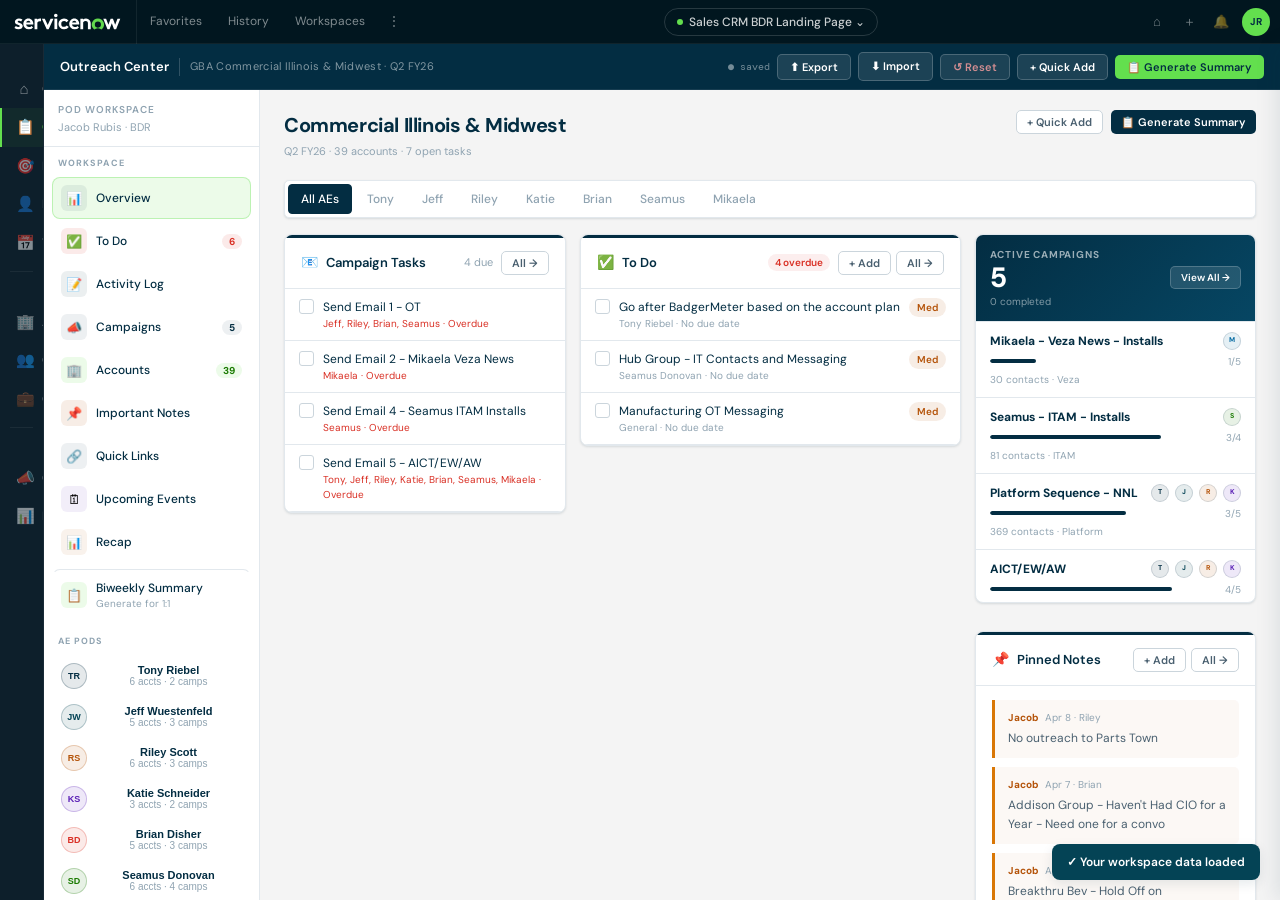
<file: outreach-center.html>
<!DOCTYPE html>
<html lang="en">
<head>
<meta charset="UTF-8">
<meta name="viewport" content="width=device-width, initial-scale=1.0">
<title>Outreach Center — ServiceNow BDR</title>
<link href="https://fonts.googleapis.com/css2?family=DM+Sans:opsz,wght@9..40,300;9..40,400;9..40,500;9..40,600;9..40,700&family=DM+Mono:wght@400;500&display=swap" rel="stylesheet">
<style>
*,*::before,*::after{margin:0;padding:0;box-sizing:border-box;}
html,body{height:100%;overflow:hidden;}
:root{
  --ink:#032D42;--ink-nav:#01161f;--ink-mid:#043d5a;--ink-lt:#044355;
  --wasabi:#63DF4E;--wdk:#4ab83a;
  --white:#fff;--bg:#F4F4F4;
  --s50:#f8fafc;--s100:#f1f5f9;--s200:#e2e8f0;--s300:#cbd5e1;
  --s400:#94a3b8;--s500:#64748b;--s600:#475569;--s700:#334155;
  --s800:#1e293b;--s900:#0f172a;
  --b50:#eff6ff;--b100:#dbeafe;--b500:#3b82f6;--b600:#2563eb;
  --g50:#f0fdf4;--g100:#dcfce7;--g500:#22c55e;--g600:#16a34a;
  --a50:#fffbeb;--a100:#fef3c7;--a500:#f59e0b;--a600:#d97706;
  --r50:#fff1f2;--r100:#ffe4e6;--r500:#ef4444;--r600:#dc2626;
  --p50:#faf5ff;--p500:#a855f7;--p600:#9333ea;
  /* Workspace tokens */
  --sn-blue:#032D42;--sn-green:#63DF4E;--sn-teal:#044355;--sn-mint:#81B5A1;
  --sn-lgray:#F4F4F4;--sn-mgray:#D3D3D3;
  --surface:#fff;--border:#E2E8ED;--border2:#CBD5DC;
  --text:#032D42;--text2:#4A6070;--text3:#8FA3B1;
  --green-dim:rgba(99,223,78,.12);--blue-dim:rgba(3,45,66,.07);
  --red:#D93025;--red-dim:rgba(217,48,37,.1);
  --amber:#B45309;--amber-dim:rgba(180,83,9,.1);
  --purple:#5B21B6;--purple-dim:rgba(91,33,182,.1);
  --r:8px;--r2:5px;
  --shadow:0 1px 3px rgba(3,45,66,.08),0 1px 2px rgba(3,45,66,.06);
  --shadow2:0 4px 12px rgba(3,45,66,.1);
  --font:'DM Sans','Calibri',sans-serif;--mono:'DM Mono',monospace;
}
body{font-family:var(--font);background:var(--bg);color:var(--text);font-size:13px;line-height:1.5;}
a{text-decoration:none;color:inherit;}
::-webkit-scrollbar{width:4px;height:4px;}
::-webkit-scrollbar-track{background:transparent;}
::-webkit-scrollbar-thumb{background:var(--sn-mgray);border-radius:2px;}

/* ── GLOBAL NAV ── */
.gnav{height:44px;background:var(--ink-nav);display:flex;align-items:center;position:fixed;top:0;left:0;right:0;z-index:400;border-bottom:1px solid rgba(255,255,255,.06);}
.gnav-logo{display:flex;align-items:center;padding:0 14px;height:44px;border-right:1px solid rgba(255,255,255,.07);flex-shrink:0;}
.gnav-tabs{display:flex;align-items:center;}
.gnav-tab{display:flex;align-items:center;height:44px;padding:0 13px;font-size:12px;color:rgba(255,255,255,.5);cursor:pointer;border-bottom:2px solid transparent;white-space:nowrap;}
.gnav-tab:hover{color:rgba(255,255,255,.8);background:rgba(255,255,255,.04);}
.gnav-pill-wrap{flex:1;display:flex;justify-content:center;}
.gnav-pill{display:inline-flex;align-items:center;gap:6px;font-size:12px;font-weight:500;padding:4px 12px;border-radius:20px;border:1px solid rgba(255,255,255,.15);color:rgba(255,255,255,.8);cursor:pointer;}
.gnav-pill-dot{width:6px;height:6px;border-radius:50%;background:var(--wasabi);}
.gnav-r{display:flex;align-items:center;gap:2px;padding:0 10px;}
.gnav-btn{width:30px;height:30px;display:flex;align-items:center;justify-content:center;border-radius:4px;color:rgba(255,255,255,.45);cursor:pointer;font-size:13px;border:none;background:transparent;}
.gnav-btn:hover{background:rgba(255,255,255,.07);color:rgba(255,255,255,.8);}
.gnav-av{width:28px;height:28px;background:var(--wasabi);border-radius:50%;display:flex;align-items:center;justify-content:center;font-size:10px;font-weight:700;color:var(--ink);cursor:pointer;margin-left:4px;}

/* ── DARK SIDEBAR ── */
.sbar{position:fixed;top:44px;left:0;bottom:0;width:44px;background:#0d1f2b;border-right:1px solid rgba(255,255,255,.05);z-index:300;display:flex;flex-direction:column;overflow:hidden;transition:width .22s cubic-bezier(.4,0,.2,1);}
.sbar:hover{width:180px;box-shadow:4px 0 20px rgba(0,0,0,.25);}
.sbar-sec{padding:10px 0 4px;}
.sbar-lbl{font-size:9px;font-weight:700;letter-spacing:.10em;text-transform:uppercase;color:rgba(255,255,255,.20);padding:0 14px;margin-bottom:2px;display:block;white-space:nowrap;opacity:0;transition:opacity .15s .05s;}
.sbar:hover .sbar-lbl{opacity:1;}
.sbar-item{display:flex;align-items:center;gap:10px;padding:8px 14px;font-size:12px;color:rgba(255,255,255,.50);border-left:2px solid transparent;transition:background .12s,color .12s;text-decoration:none;white-space:nowrap;}
.sbar-item:hover{background:rgba(255,255,255,.05);color:rgba(255,255,255,.85);}
.sbar-item.on{color:var(--wasabi);border-left-color:var(--wasabi);background:rgba(99,223,78,.06);font-weight:500;}
.sbar-ic{width:16px;min-width:16px;text-align:center;font-size:15px;flex-shrink:0;}
.sb{margin-left:auto;font-size:9px;font-weight:600;padding:1px 5px;border-radius:8px;background:rgba(255,255,255,.08);color:rgba(255,255,255,.40);opacity:0;transition:opacity .1s;flex-shrink:0;}
.sbar:hover .sb{opacity:1;}
.sb.r{background:rgba(239,68,68,.20);color:#fca5a5;}
.sdiv{height:1px;background:rgba(255,255,255,.06);margin:5px 10px;}
.sbar-footer{padding:8px 14px 10px;font-size:9px;color:rgba(255,255,255,.14);margin-top:auto;white-space:nowrap;opacity:0;transition:opacity .15s;}
.sbar:hover .sbar-footer{opacity:1;}

/* ── MAIN SHELL ── */
.main{margin-top:44px;margin-left:44px;height:calc(100vh - 44px);display:flex;flex-direction:column;overflow:hidden;}

/* ── WORKSPACE TOOLBAR (secondary actions) ── */
.ws-toolbar{height:46px;background:var(--sn-blue);display:flex;align-items:center;padding:0 16px;gap:10px;flex-shrink:0;border-bottom:1px solid rgba(255,255,255,.08);}
.ws-ctx{font-size:11px;color:rgba(255,255,255,.5);letter-spacing:.03em;}
.ws-title{font-size:13px;font-weight:600;color:#fff;letter-spacing:.01em;}
.ws-sep{width:1px;height:18px;background:rgba(255,255,255,.18);}
.ws-right{margin-left:auto;display:flex;align-items:center;gap:7px;}
.save-ind{font-size:10px;color:rgba(255,255,255,.45);font-family:var(--mono);}
.tb-btn{padding:5px 12px;border-radius:var(--r2);font-size:11px;font-weight:600;cursor:pointer;font-family:var(--font);transition:all .15s;}
.tb-btn-primary{background:var(--sn-green);color:var(--sn-blue);border:none;}
.tb-btn-primary:hover{background:#7AE966;}
.tb-btn-ghost{background:rgba(255,255,255,.1);color:#fff;border:1px solid rgba(255,255,255,.2);}
.tb-btn-ghost:hover{background:rgba(255,255,255,.18);}

/* ── WORKSPACE BODY ── */
.ws-body{display:flex;flex:1;overflow:hidden;}

/* ── WORKSPACE LIGHT SIDEBAR ── */
.ws-sidebar{width:216px;background:var(--surface);border-right:1px solid var(--border);display:flex;flex-direction:column;flex-shrink:0;overflow-y:auto;}
.sb-logo-area{padding:12px 14px 10px;border-bottom:1px solid var(--border);}
.sb-logo-text{font-size:10px;font-weight:600;text-transform:uppercase;letter-spacing:.1em;color:var(--text3);}
.sb-sec{padding:10px 8px 6px;}
.sb-lbl{font-size:9px;font-weight:700;letter-spacing:.12em;text-transform:uppercase;color:var(--text3);padding:0 6px 7px;}
.nav-btn{display:flex;align-items:center;gap:9px;width:100%;padding:7px 8px;border-radius:var(--r);cursor:pointer;border:1px solid transparent;margin-bottom:1px;background:none;transition:all .12s;text-align:left;font-family:var(--font);}
.nav-btn:hover{background:var(--sn-lgray);}
.nav-btn.active{background:var(--green-dim);border-color:rgba(99,223,78,.35);}
.nav-icon{width:26px;height:26px;border-radius:6px;display:flex;align-items:center;justify-content:center;font-size:13px;flex-shrink:0;}
.nav-lbl{font-size:12px;font-weight:500;color:var(--text);flex:1;}
.nav-sub{font-size:10px;color:var(--text3);margin-top:1px;}
.nav-badge{font-size:10px;font-weight:700;padding:1px 7px;border-radius:10px;}
.nb-g{background:var(--green-dim);color:#1a7a00;}
.nb-a{background:var(--amber-dim);color:var(--amber);}
.nb-r{background:var(--red-dim);color:var(--red);}
.nb-b{background:var(--blue-dim);color:var(--sn-blue);}
.ae-pod-btn{display:flex;align-items:center;gap:8px;width:100%;padding:6px 8px;border-radius:var(--r);cursor:pointer;border:1px solid transparent;margin-bottom:1px;background:none;transition:all .12s;}
.ae-pod-btn:hover{background:var(--sn-lgray);}
.ae-pod-btn.active{background:var(--green-dim);border-color:rgba(99,223,78,.35);}
.ae-av{width:26px;height:26px;border-radius:50%;display:flex;align-items:center;justify-content:center;font-size:9px;font-weight:700;flex-shrink:0;border:1.5px solid transparent;}
.ae-pod-name{font-size:11px;font-weight:600;color:var(--text);white-space:nowrap;overflow:hidden;text-overflow:ellipsis;}
.ae-pod-ct{font-size:10px;color:var(--text3);}
.ae-active-dot{width:6px;height:6px;border-radius:50%;background:var(--sn-green);flex-shrink:0;}

/* ── WORKSPACE CONTENT ── */
.ws-content{flex:1;overflow-y:auto;padding:20px 24px;background:var(--sn-lgray);}

/* ── WORKSPACE COMPONENTS ── */
.pill{display:inline-flex;align-items:center;font-size:10px;font-weight:600;padding:2px 8px;border-radius:20px;white-space:nowrap;}
.pill-g{background:rgba(26,122,0,.1);color:#1a7a00;}
.pill-a{background:var(--amber-dim);color:var(--amber);}
.pill-r{background:var(--red-dim);color:var(--red);}
.pill-b{background:var(--blue-dim);color:var(--sn-blue);}
.pill-p{background:var(--purple-dim);color:var(--purple);}
.pill-t{background:rgba(4,67,85,.1);color:var(--sn-teal);}
.pill-m{background:#EAEAEA;color:var(--text2);}
.btn{padding:6px 14px;border-radius:var(--r2);font-size:12px;font-weight:600;cursor:pointer;font-family:var(--font);transition:all .15s;}
.btn-primary{background:var(--sn-blue);color:#fff;border:none;}
.btn-primary:hover{background:var(--sn-teal);}
.btn-green{background:var(--sn-green);color:var(--sn-blue);border:none;}
.btn-green:hover{background:#7AE966;}
.btn-ghost{background:var(--surface);color:var(--text2);border:1px solid var(--border2);}
.btn-ghost:hover{background:var(--sn-lgray);}
.btn-sm{padding:4px 10px;font-size:11px;}
.btn-icon{width:26px;height:26px;border-radius:var(--r2);background:var(--surface);border:1px solid var(--border);display:flex;align-items:center;justify-content:center;cursor:pointer;font-size:11px;color:var(--text3);transition:all .12s;flex-shrink:0;}
.btn-icon:hover{background:var(--sn-lgray);border-color:var(--border2);color:var(--text);}
.btn-icon.del:hover{border-color:rgba(217,48,37,.3);color:var(--red);}
.card{background:var(--surface);border:1px solid var(--border);border-radius:var(--r);overflow:hidden;margin-bottom:14px;box-shadow:var(--shadow);}
.card-head{padding:13px 16px;border-bottom:1px solid var(--border);display:flex;align-items:center;gap:8px;flex-wrap:wrap;background:var(--surface);}
.card-head-accent{border-top:3px solid var(--sn-blue);}
.card-title{font-size:13px;font-weight:600;color:var(--text);flex:1;}
.card-body{padding:14px 16px;}
.tabs{display:flex;gap:2px;margin-bottom:16px;background:var(--surface);border:1px solid var(--border);border-radius:var(--r2);padding:3px;overflow-x:auto;box-shadow:var(--shadow);}
.tab{padding:6px 12px;border-radius:4px;font-size:12px;font-weight:500;cursor:pointer;color:var(--text3);white-space:nowrap;transition:all .12s;border:1px solid transparent;background:none;font-family:var(--font);}
.tab:hover{color:var(--text2);background:var(--sn-lgray);}
.tab.active{background:var(--sn-blue);color:#fff;border-color:var(--sn-blue);}
.page-hd{display:flex;align-items:flex-start;justify-content:space-between;margin-bottom:20px;}
.page-title{font-size:20px;font-weight:700;color:var(--sn-blue);letter-spacing:-.02em;}
.page-sub{font-size:11px;color:var(--text3);margin-top:3px;}
.hd-acts{display:flex;gap:8px;}
.kpi-row{display:grid;grid-template-columns:repeat(5,1fr);gap:12px;margin-bottom:20px;}
.kpi{background:var(--surface);border:1px solid var(--border);border-radius:var(--r);padding:14px;position:relative;overflow:hidden;box-shadow:var(--shadow);}
.kpi::after{content:'';position:absolute;top:0;left:0;right:0;height:3px;}
.kpi-b::after{background:var(--sn-blue);}
.kpi-g::after{background:var(--sn-green);}
.kpi-a::after{background:#D97706;}
.kpi-r::after{background:var(--red);}
.kpi-p::after{background:var(--purple);}
.kpi-lbl{font-size:9px;font-weight:700;text-transform:uppercase;letter-spacing:.1em;color:var(--text3);}
.kpi-val{font-size:24px;font-weight:700;margin:4px 0 2px;letter-spacing:-.02em;color:var(--sn-blue);}
.kpi-sub{font-size:10px;color:var(--text3);}
.form-row{margin-bottom:12px;}
.form-label{font-size:10px;font-weight:700;text-transform:uppercase;letter-spacing:.08em;color:var(--text3);margin-bottom:4px;display:block;}
.form-input{width:100%;padding:8px 10px;background:#F4F4F4;border:1px solid var(--border2);border-radius:var(--r2);color:var(--text);font-size:13px;font-family:var(--font);}
.form-input:focus{outline:none;border-color:var(--sn-blue);background:var(--surface);}
.form-select{width:100%;padding:8px 10px;background:#F4F4F4;border:1px solid var(--border2);border-radius:var(--r2);color:var(--text);font-size:13px;font-family:var(--font);}
.form-select:focus{outline:none;border-color:var(--sn-blue);}
.form-textarea{width:100%;padding:8px 10px;background:#F4F4F4;border:1px solid var(--border2);border-radius:var(--r2);color:var(--text);font-size:12px;font-family:var(--font);resize:vertical;min-height:70px;}
.form-textarea:focus{outline:none;border-color:var(--sn-blue);background:var(--surface);}
.form-2{display:grid;grid-template-columns:1fr 1fr;gap:10px;}
.cb-row{display:flex;align-items:center;gap:7px;padding:5px 0;cursor:pointer;}
.cb-row input{accent-color:var(--sn-blue);width:14px;height:14px;}
.cb-row span{font-size:12px;color:var(--text2);}
.modal-bg{position:fixed;inset:0;background:rgba(3,45,66,.5);display:flex;align-items:center;justify-content:center;z-index:999;backdrop-filter:blur(3px);}
.modal{background:var(--surface);border:1px solid var(--border);border-radius:var(--r);width:500px;max-width:96vw;max-height:90vh;overflow-y:auto;box-shadow:var(--shadow2);}
.modal.wide{width:680px;}
.modal-hd{padding:16px 20px;border-bottom:1px solid var(--border);display:flex;align-items:center;justify-content:space-between;position:sticky;top:0;background:var(--surface);z-index:2;}
.modal-title{font-size:15px;font-weight:700;color:var(--sn-blue);}
.modal-close{width:26px;height:26px;border-radius:50%;background:#F4F4F4;border:none;color:var(--text2);cursor:pointer;font-size:16px;display:flex;align-items:center;justify-content:center;}
.modal-body{padding:18px 20px;}
.modal-foot{padding:12px 20px;border-top:1px solid var(--border);display:flex;justify-content:flex-end;gap:8px;position:sticky;bottom:0;background:var(--surface);}
.toast{position:fixed;bottom:20px;right:20px;padding:9px 15px;background:var(--sn-blue);color:#fff;border-radius:var(--r);font-size:12px;font-weight:600;z-index:1000;transform:translateY(50px);opacity:0;transition:all .22s;pointer-events:none;box-shadow:var(--shadow2);}
.toast.show{transform:translateY(0);opacity:1;}
.toast.ok{background:var(--sn-teal);}
.slide{position:fixed;top:44px;right:0;bottom:0;width:min(920px,calc(100vw - 260px));background:var(--surface);border-left:1px solid var(--border);z-index:500;overflow-y:auto;transform:translateX(100%);transition:transform .25s cubic-bezier(.4,0,.2,1);box-shadow:-4px 0 20px rgba(3,45,66,.1);}
.slide.open{transform:translateX(0);}
.slide-hd{padding:14px 18px;border-bottom:1px solid var(--border);display:flex;align-items:center;gap:10px;position:sticky;top:0;background:var(--surface);z-index:5;}
.slide-body{padding:18px;}
.sdot{width:9px;height:9px;border-radius:50%;background:var(--sn-mgray);cursor:pointer;transition:all .15s;flex-shrink:0;border:1.5px solid var(--border2);}
.sdot.done{background:var(--sn-green);border-color:#45b834;box-shadow:0 0 0 2px rgba(99,223,78,.2);}
.sdot.curr{background:#D97706;border-color:#B45309;}
.tbl{width:100%;border-collapse:collapse;}
.tbl th{font-size:9px;font-weight:700;text-transform:uppercase;letter-spacing:.08em;color:var(--text3);text-align:left;padding:0 10px 9px 0;border-bottom:2px solid var(--border);}
.tbl td{padding:9px 10px 9px 0;border-bottom:1px solid var(--border);vertical-align:middle;}
.tbl tr:last-child td{border-bottom:none;}
.tbl tr:hover td{background:#F4F4F4;}
.crow{display:flex;align-items:center;gap:10px;padding:9px 0;border-bottom:1px solid var(--border);}
.crow:last-child{border-bottom:none;}
.cav{width:34px;height:34px;border-radius:50%;display:flex;align-items:center;justify-content:center;font-size:11px;font-weight:700;flex-shrink:0;}
.todo-item{display:flex;align-items:flex-start;gap:9px;padding:8px 0;border-bottom:1px solid var(--border);}
.todo-item:last-child{border-bottom:none;}
.todo-chk{width:15px;height:15px;border:1.5px solid var(--border2);border-radius:3px;flex-shrink:0;margin-top:1px;cursor:pointer;display:flex;align-items:center;justify-content:center;font-size:9px;transition:all .15s;}
.todo-chk.done{background:var(--green-dim);border-color:#45b834;color:#1a7a00;}
.note-block{border-left:3px solid #D97706;background:rgba(180,83,9,.04);border-radius:0 var(--r2) var(--r2) 0;padding:10px 13px;margin-bottom:9px;}
.note-block:last-child{margin-bottom:0;}
.sec-hd{font-size:9px;font-weight:700;text-transform:uppercase;letter-spacing:.12em;color:var(--text3);padding-bottom:8px;border-bottom:1px solid var(--border);margin-bottom:12px;}
.g2{display:grid;grid-template-columns:1fr 1fr;gap:14px;}
.g32{display:grid;grid-template-columns:2fr 1fr;gap:14px;}
.summary-output{background:var(--sn-blue);color:#fff;border-radius:var(--r);padding:20px;font-size:13px;line-height:1.8;font-family:var(--font);}
.summary-section-head{font-size:11px;font-weight:800;text-transform:uppercase;letter-spacing:.1em;color:#63DF4E !important;margin-top:16px;margin-bottom:6px;border-top:1px solid rgba(99,223,78,.2);padding-top:12px;}
.summary-loading{display:flex;align-items:center;gap:10px;color:rgba(255,255,255,.6);font-size:12px;}
.spinner{width:16px;height:16px;border:2px solid rgba(99,223,78,.3);border-top-color:var(--sn-green);border-radius:50%;animation:spin .8s linear infinite;}
@keyframes spin{to{transform:rotate(360deg);}}
.ae-chips{display:flex;flex-wrap:wrap;gap:4px;}
.ae-chip{display:inline-flex;align-items:center;gap:3px;font-size:10px;font-weight:600;padding:2px 7px;border-radius:10px;border:1px solid var(--border2);}
.link-grid{display:grid;grid-template-columns:1fr 1fr;gap:8px;}
.link-card{padding:11px 13px;background:#F4F4F4;border:1px solid var(--border);border-radius:var(--r2);cursor:pointer;transition:all .15s;}
.link-card:hover{border-color:var(--sn-blue);background:var(--surface);}
.date-pill{display:inline-block;font-size:10px;background:#F4F4F4;border:1px solid var(--border);border-radius:4px;padding:2px 5px;font-family:var(--mono);color:var(--text2);}
.sn-footer{text-align:center;padding:16px 0 4px;font-size:9px;color:var(--text3);}
</style>
</head>
<body>

<!-- ── GLOBAL NAV ── -->
<nav class="gnav">
  <div class="gnav-logo">
    <svg xmlns="http://www.w3.org/2000/svg" width="108" height="17" viewBox="0 0 132 20">
      <path d="M32.022,6.391a5.626,5.626,0,0,0-3.61,1.3V6.523H25.119V19.35h3.425v-8.2a4.073,4.073,0,0,1,3.109-1.588,3.494,3.494,0,0,1,1.374.206V6.479a5.851,5.851,0,0,0-1.005-.088" fill="#fff" fill-rule="evenodd"/>
      <path d="M2.16,15.436a5.369,5.369,0,0,0,3.5,1.269c.922,0,1.633-.45,1.633-1.084,0-1.931-6.191-1.243-6.191-5.369,0-2.459,2.371-3.993,4.9-3.993a7.9,7.9,0,0,1,4.32,1.3L8.72,10.04a4.3,4.3,0,0,0-2.45-.872c-.948,0-1.739.37-1.739,1.031,0,1.666,6.192,1.005,6.192,5.448,0,2.46-2.4,3.967-5.085,3.967A8.815,8.815,0,0,1,.5,17.9Z" fill="#fff" fill-rule="evenodd"/>
      <path d="M23.657,12.817c0-3.57-2.5-6.558-6.034-6.558-3.794,0-6.218,3.12-6.218,6.691A6.4,6.4,0,0,0,18.1,19.614a6.919,6.919,0,0,0,5.243-2.3l-1.95-1.957a4.515,4.515,0,0,1-3.214,1.481A3.36,3.36,0,0,1,14.725,13.8h8.853A5.735,5.735,0,0,0,23.657,12.817Zm-8.774-1.533a2.775,2.775,0,0,1,2.74-2.248,2.552,2.552,0,0,1,2.53,2.248Z" fill="#fff" fill-rule="evenodd"/>
      <polygon points="41.19 14.351 44.694 6.523 48.252 6.523 42.376 19.35 40.005 19.35 34.129 6.523 37.686 6.523 41.19 14.351" fill="#fff" fill-rule="evenodd"/>
      <path d="M51.128.5A2.2,2.2,0,1,1,48.888,2.7,2.2,2.2,0,0,1,51.128.5" fill="#fff" fill-rule="evenodd"/>
      <rect x="49.415" y="6.523" width="3.425" height="12.827" fill="#fff"/>
      <path d="M67,16.731a6.766,6.766,0,0,1-5.8,2.883,6.68,6.68,0,1,1,.026-13.355,6.808,6.808,0,0,1,5.375,2.565l-2.424,2.142a3.7,3.7,0,0,0-2.951-1.534A3.433,3.433,0,0,0,57.78,12.95a3.383,3.383,0,0,0,3.531,3.49,3.741,3.741,0,0,0,3.056-1.692Z" fill="#fff" fill-rule="evenodd"/>
      <path d="M79.442,17.313a6.918,6.918,0,0,1-5.243,2.3,6.4,6.4,0,0,1-6.692-6.664c0-3.571,2.424-6.691,6.218-6.691,3.53,0,6.033,2.988,6.033,6.558a5.635,5.635,0,0,1-.079.979H70.826a3.36,3.36,0,0,0,3.452,3.041,4.52,4.52,0,0,0,3.215-1.481Zm-3.188-6.029a2.551,2.551,0,0,0-2.529-2.248,2.774,2.774,0,0,0-2.74,2.248Z" fill="#fff" fill-rule="evenodd"/>
      <path d="M81.12,19.35V6.523h3.293V7.554a5.625,5.625,0,0,1,3.609-1.295,5.747,5.747,0,0,1,4.427,2.063,6.482,6.482,0,0,1,1.317,4.5V19.35H90.341v-6.8a3.11,3.11,0,0,0-.764-2.407,2.69,2.69,0,0,0-1.923-.714,4.076,4.076,0,0,0-3.109,1.587V19.35Z" fill="#fff" fill-rule="evenodd"/>
      <path d="M102.586,6.259A7.5,7.5,0,0,0,97.419,19.21a1.481,1.481,0,0,0,1.926.1,5.355,5.355,0,0,1,6.394,0,1.485,1.485,0,0,0,1.937-.113,7.5,7.5,0,0,0-5.09-12.94M102.542,17.5a3.637,3.637,0,0,1-3.734-3.733,3.734,3.734,0,1,1,7.468,0,3.637,3.637,0,0,1-3.734,3.733" fill="#62d84e" fill-rule="evenodd"/>
      <polygon points="116.788 19.35 114.237 19.35 109.15 6.523 112.57 6.523 115.359 13.853 118.094 6.523 120.952 6.523 123.662 13.853 126.475 6.523 129.896 6.523 124.809 19.35 122.258 19.35 119.523 12.046 116.788 19.35" fill="#fff" fill-rule="evenodd"/>
    </svg>
  </div>
  <div class="gnav-tabs">
    <span class="gnav-tab">Favorites</span>
    <span class="gnav-tab">History</span>
    <span class="gnav-tab">Workspaces</span>
    <span class="gnav-tab" style="padding:0 10px">⋮</span>
  </div>
  <div class="gnav-pill-wrap">
    <div class="gnav-pill"><div class="gnav-pill-dot"></div>Sales CRM BDR Landing Page ⌄</div>
  </div>
  <div class="gnav-r">
    <button class="gnav-btn" onclick="window.location='index.html'" title="Command Center">⌂</button>
    <button class="gnav-btn">＋</button>
    <button class="gnav-btn">🔔</button>
    <div class="gnav-av">JR</div>
  </div>
</nav>

<!-- ── DARK SIDEBAR ── -->
<aside class="sbar">
  <div class="sbar-sec">
    <span class="sbar-lbl">My Work</span>
    <a href="index.html"           class="sbar-item"  title="Command Center"><span class="sbar-ic">⌂</span>Command Center</a>
    <a href="outreach-center.html" class="sbar-item on" title="Outreach Center"><span class="sbar-ic">📋</span>Outreach Center</a>
    <a href="buying-groups.html"   class="sbar-item"  title="Buying Groups"><span class="sbar-ic">🎯</span>Buying Groups<span class="sb">12</span></a>
    <a href="leads.html"           class="sbar-item"  title="Leads"><span class="sbar-ic">👤</span>Leads<span class="sb r">39</span></a>
    <a href="#"                    class="sbar-item"  title="Tasks"><span class="sbar-ic">📅</span>Tasks<span class="sb r">17</span></a>
  </div>
  <div class="sdiv"></div>
  <div class="sbar-sec">
    <span class="sbar-lbl">Customers</span>
    <a href="#"                    class="sbar-item"  title="Accounts"><span class="sbar-ic">🏢</span>Accounts<span class="sb">340</span></a>
    <a href="#"                    class="sbar-item"  title="Contacts"><span class="sbar-ic">👥</span>Contacts</a>
    <a href="opportunities.html"   class="sbar-item"  title="Opportunities"><span class="sbar-ic">💼</span>Opportunities</a>
  </div>
  <div class="sdiv"></div>
  <div class="sbar-sec">
    <span class="sbar-lbl">Marketing</span>
    <a href="#"                    class="sbar-item"  title="Campaigns"><span class="sbar-ic">📣</span>Campaigns<span class="sb">5</span></a>
    <a href="#"                    class="sbar-item"  title="Reports"><span class="sbar-ic">📊</span>Reports</a>
  </div>
  <div class="sbar-footer">ServiceNow Confidential</div>
</aside>

<!-- ── MAIN ── -->
<div class="main">

  <!-- Workspace toolbar -->
  <div class="ws-toolbar">
    <span class="ws-title">Outreach Center</span>
    <div class="ws-sep"></div>
    <span class="ws-ctx">GBA Commercial Illinois &amp; Midwest · Q2 FY26</span>
    <div class="ws-right">
      <span class="save-ind" id="save-ind">● saved</span>
      <button class="tb-btn tb-btn-ghost" onclick="exportData()">⬆ Export</button>
      <label class="tb-btn tb-btn-ghost" style="cursor:pointer"><input type="file" accept=".json" style="display:none" onchange="importData(this)">⬇ Import</label>
      <button class="tb-btn tb-btn-ghost" onclick="resetData()" style="color:rgba(255,160,160,.8)">↺ Reset</button>
      <button class="tb-btn tb-btn-ghost" onclick="openQuickAdd()">+ Quick Add</button>
      <button class="tb-btn tb-btn-primary" onclick="nav('summary',null)">📋 Generate Summary</button>
    </div>
  </div>

  <!-- Workspace body -->
  <div class="ws-body">

    <!-- Light workspace sidebar -->
    <aside class="ws-sidebar">
      <div class="sb-logo-area">
        <div class="sb-logo-text">Pod Workspace</div>
        <div style="font-size:11px;color:var(--text3);margin-top:2px">Jacob Rubis · BDR</div>
      </div>
      <div class="sb-sec">
        <div class="sb-lbl">Workspace</div>
        <button class="nav-btn active" data-nav="overview" onclick="nav('overview',this)">
          <div class="nav-icon" style="background:var(--blue-dim)">📊</div>
          <span class="nav-lbl">Overview</span>
        </button>
        <button class="nav-btn" data-nav="todos" onclick="nav('todos',this)">
          <div class="nav-icon" style="background:var(--red-dim)">✅</div>
          <span class="nav-lbl">To Do</span>
          <span class="nav-badge nb-r" id="nb-t">0</span>
        </button>
        <button class="nav-btn" data-nav="activity" onclick="nav('activity',this)">
          <div class="nav-icon" style="background:rgba(3,45,66,.08)">📝</div>
          <span class="nav-lbl">Activity Log</span>
        </button>
        <button class="nav-btn" data-nav="campaigns" onclick="nav('campaigns',this)">
          <div class="nav-icon" style="background:var(--blue-dim)">📣</div>
          <span class="nav-lbl">Campaigns</span>
          <span class="nav-badge nb-b" id="nb-c">0</span>
        </button>
        <button class="nav-btn" data-nav="accounts" onclick="nav('accounts',this)">
          <div class="nav-icon" style="background:var(--green-dim)">🏢</div>
          <span class="nav-lbl">Accounts</span>
          <span class="nav-badge nb-g" id="nb-a">0</span>
        </button>
        <button class="nav-btn" data-nav="notes" onclick="nav('notes',this)">
          <div class="nav-icon" style="background:var(--amber-dim)">📌</div>
          <span class="nav-lbl">Important Notes</span>
        </button>
        <button class="nav-btn" data-nav="links" onclick="nav('links',this)">
          <div class="nav-icon" style="background:var(--blue-dim)">🔗</div>
          <span class="nav-lbl">Quick Links</span>
        </button>
        <button class="nav-btn" data-nav="events" onclick="nav('events',this)">
          <div class="nav-icon" style="background:rgba(91,33,182,.08)">🗓</div>
          <span class="nav-lbl">Upcoming Events</span>
        </button>
        <button class="nav-btn" data-nav="recap" onclick="nav('recap',this)">
          <div class="nav-icon" style="background:rgba(180,83,9,.08)">📊</div>
          <span class="nav-lbl">Recap</span>
        </button>
        <button class="nav-btn" data-nav="summary" onclick="nav('summary',this)" style="border-top:1px solid var(--border);margin-top:6px;padding-top:10px">
          <div class="nav-icon" style="background:var(--green-dim)">📋</div>
          <div style="flex:1;text-align:left">
            <div class="nav-lbl">Biweekly Summary</div>
            <div class="nav-sub">Generate for 1:1</div>
          </div>
        </button>
      </div>
      <div class="sb-sec" style="flex:1">
        <div class="sb-lbl">AE Pods</div>
        <div id="ae-pods-sb"></div>
      </div>
      <div class="sb-sec">
        <button class="nav-btn" data-nav="oneons" onclick="nav('oneons',this)">
          <div class="nav-icon" style="background:var(--purple-dim)">🗓</div>
          <span class="nav-lbl">1:1s</span>
        </button>
        <button class="nav-btn" data-nav="wins" onclick="nav('wins',this)">
          <div class="nav-icon" style="background:rgba(26,122,0,.1)">🏆</div>
          <span class="nav-lbl">Wins</span>
          <span class="nav-badge nb-g" id="nb-wins"></span>
        </button>
      </div>
      <div style="padding:10px 12px;border-top:1px solid var(--border)">
        <div style="font-size:9px;color:var(--text3)">ServiceNow Confidential</div>
      </div>
    </aside>

    <!-- Dynamic content -->
    <main class="ws-content" id="ws-main"></main>

  </div>
</div>

<!-- Slide panel -->
<div class="slide" id="slide">
  <div class="slide-hd">
    <div style="flex:1">
      <div id="slide-title" style="font-size:15px;font-weight:700;color:var(--sn-blue)"></div>
      <div id="slide-sub" style="font-size:10px;color:var(--text3);margin-top:2px"></div>
    </div>
    <button class="btn btn-ghost btn-sm" onclick="closeSlide()">Close ✕</button>
  </div>
  <div class="slide-body" id="slide-body"></div>
</div>

<div class="toast" id="toast"></div>
<div id="modal-root"></div>

<script>
// ── localStorage SHIM (replaces Claude's window.storage API) ──────────────
window.storage = {
  get: async function(key) {
    var val = localStorage.getItem(key);
    if (val === null) throw new Error('Key not found: ' + key);
    return { key: key, value: val };
  },
  set: async function(key, value) {
    localStorage.setItem(key, value);
    return { key: key, value: value };
  },
  delete: async function(key) {
    localStorage.removeItem(key);
    return { key: key, deleted: true };
  }
};

// ── SEED DATA (pre-loads your real data on first visit) ───────────────────
var SEED_JSON = {"_v":1,"_exported":"2026-04-10","_app":"BDR_AE_Workspace","campaigns":[{"id":"mpa2f2hg","name":"Mikaela - Veza News - Installs","product":"Veza","totalSteps":5,"status":"Active","accountMotion":"customer","aes":["mikaela"],"acctIds":["2nxw6tzx","5x5bnced","cd0955ng","fgcg5hg2","eja0v7os"],"buyingGroups":[],"jobLevels":[],"notes":"","sourceSheetUrl":"https://servicenow-my.sharepoint.com/personal/jacob_rubis_servicenow_com/Documents/Mikaela-Veza.xlsx","contactCount":30,"stepCounts":{},"sentLog":{"1":{"date":"2026-04-06"}},"completedAt":"","createdAt":"2026-04-06","steps":[{"type":"email","emailNum":1},{"type":"call","notes":"","sendDate":"2026-04-07"},{"type":"email","emailNum":2},{"type":"call","notes":"","sendDate":"2026-04-09"},{"type":"email","emailNum":3}],"emails":{"1":{"subject":"identity security / veza news","body":"Hi [Name],\n\nI am part of the ServiceNow Account team supporting [COMPANY]. As a strategic customer of ours, I want to make you aware of the recent developments to our Security and Risk portfolio.\n\nServiceNow closed the acquisition of Veza on March 2nd. Veza gives security and risk teams real-time visibility into who and what has access to critical systems, including AI agents, and routes remediation directly through ServiceNow workflows. For organizations already on the platform, it closes a gap that usually requires a separate point solution today.\n\nOpen to a 30-minute conversation to learn what it can do?","sendDate":"2026-03-31"},"2":{"subject":"non-human access / AI agent risk","body":"Hi [Name],\n\nMost identity programs were built around human accounts. Joiner, mover, leaver. Periodic access reviews. That model was built for a world where users were people.\n\nAI agents don't follow that pattern. They accumulate permissions quickly, don't trigger the same governance workflows, and are harder to audit after the fact.\n\nIf that's a gap you're thinking about at [Company], we'd be happy to connect. Open to it?","sendDate":"2026-04-09"},"3":{"subject":"last check in","body":"Hi [Name],\n\nWanted to send one last email in case it got buried.\n\nWe've been having a specific conversation with security leaders around our acquisition of Veza and what native identity governance in ServiceNow means for teams managing that through a separate tool. Happy to carve out 30 minutes if it's relevant.\n\nLet me know if you're open to learning more.","sendDate":"2026-04-14"}}},{"id":"bqf3a7mv","name":"Seamus - ITAM - Installs","product":"ITAM","totalSteps":4,"status":"Active","accountMotion":"both","aes":["seamus"],"acctIds":["6bfny2y1","wnxsv4in","9d7qbdvr"],"buyingGroups":["IT"],"jobLevels":[],"notes":"","sourceSheetUrl":"MS Loop","contactCount":81,"stepCounts":{},"sentLog":{"1":{"date":"2026-04-06"},"2":{"date":"2026-04-06"},"3":{"date":"2026-04-07"}},"completedAt":"","createdAt":"2026-04-06","steps":[{"type":"email","emailNum":1},{"type":"email","emailNum":2},{"type":"email","emailNum":3},{"type":"email","emailNum":4}],"emails":{"1":{"subject":"","body":"","sendDate":"2026-03-25"},"2":{"subject":"","body":"","sendDate":"2026-03-31"},"3":{"subject":"","body":"","sendDate":"2026-04-06"},"4":{"subject":"","body":"","sendDate":"2026-04-09"}}},{"id":"sm99s88w","name":"Platform Sequence - NNL","product":"Platform","totalSteps":5,"status":"Active","accountMotion":"both","aes":["tony","jeff","riley","katie","brian","seamus","mikaela"],"acctIds":[],"buyingGroups":["IT"],"jobLevels":["Manager & Below"],"notes":"","sourceSheetUrl":"Microsoft Loop","contactCount":369,"stepCounts":{},"sentLog":{"1":{"date":"2026-04-06"},"2":{"date":"2026-04-06"},"3":{"date":"2026-04-08"}},"completedAt":"","createdAt":"2026-04-06","steps":[{"type":"email","emailNum":1},{"type":"email","emailNum":2},{"type":"email","emailNum":3},{"type":"email","emailNum":4},{"type":"email","emailNum":5}],"emails":{"1":{"subject":"","body":"","sendDate":"2026-03-27"},"2":{"subject":"","body":"","sendDate":"2026-03-31"},"3":{"subject":"","body":"","sendDate":"2026-04-08"},"4":{"subject":"","body":"","sendDate":"2026-04-13"},"5":{"subject":"","body":"","sendDate":"2026-04-16"}}},{"id":"cdzmrkf8","name":"AICT/EW/AW","product":"AI Control Tower, EmployeeWorks, Autonomous Workforce","totalSteps":5,"status":"Active","accountMotion":"both","aes":["tony","jeff","riley","katie","brian","seamus","mikaela"],"acctIds":[],"buyingGroups":[],"jobLevels":[],"notes":"","sourceSheetUrl":"Microsoft Loop","contactCount":182,"stepCounts":{},"sentLog":{"1":{"date":"2026-04-06"},"2":{"date":"2026-04-06"},"3":{"date":"2026-04-06"},"4":{"date":"2026-04-09"}},"completedAt":"","createdAt":"2026-04-06","steps":[{"type":"email","emailNum":1},{"type":"email","emailNum":2},{"type":"email","emailNum":3},{"type":"email","emailNum":4},{"type":"email","emailNum":5}],"emails":{"1":{"subject":"","body":"","sendDate":"2026-03-25"},"2":{"subject":"","body":"","sendDate":"2026-03-30"},"3":{"subject":"","body":"","sendDate":"2026-04-02"},"4":{"subject":"","body":"","sendDate":"2026-04-08"},"5":{"subject":"","body":"","sendDate":"2026-04-14"}}},{"id":"ajuz1eql","name":"OT","product":"Operational Technology","totalSteps":5,"status":"Active","accountMotion":"both","aes":["jeff","riley","brian","seamus"],"acctIds":["j8apzfsc"],"buyingGroups":["IT"],"jobLevels":[],"notes":"","sourceSheetUrl":"","contactCount":18,"stepCounts":{},"sentLog":{},"completedAt":"","createdAt":"2026-04-06","steps":[{"type":"email","emailNum":1},{"type":"email","emailNum":2},{"type":"email","emailNum":3},{"type":"email","emailNum":4},{"type":"email","emailNum":5}],"emails":{"1":{"subject":"when a line goes down","body":"Hi [First Name],\nWhen something fails on the floor, how much of your response time is actually spent diagnosing rather than fixing?\nMost reliability teams I talk to have the tools to record what happened. Fewer have a fast way to see what assets were involved, what their current state was, and what else in the environment might be connected to the same failure.\nIs that something your team runs into?","sendDate":"2026-04-08"},"2":{"subject":"still on spreadsheets","body":"Hi [First Name],\nYour CMMS tracks work orders. Your ERP tracks asset value. Neither one tells you which devices on your network missed a maintenance window last month, or flags a vulnerability that came in when a contractor connected a laptop to your floor.\nThat gap is where most unplanned downtime starts.\nIs that a problem your team has solved, or still working around?","sendDate":"2026-04-13"},"3":{"subject":"one view, every asset","body":"Hi [First Name],\nThe way most reliability teams describe the ideal state: one accurate view of every OT asset, tied to the process it supports, with maintenance and vulnerability response running off that same data.\nThat is what ServiceNow OT Management does.\nWorth 20 minutes to see if it fits what you're dealing with?","sendDate":"2026-04-16"},"4":{"subject":"cost of one hour","body":"Hi [First Name],\n92% of unplanned downtime events last more than an hour and cost up to $700,000 each.\nThe part that stands out: the time is not lost fixing the problem. It is lost finding it.\nIs your team already building a case internally to get ahead of this?","sendDate":"2026-04-21"},"5":{"subject":"right time or not","body":"Hi [First Name],\nLast note from me.\nIs OT visibility or unplanned downtime something your team is actively working on, or is the timing just not right?\nEither way, happy to come back when it makes more sense.","sendDate":"2026-04-24"}}}],"accounts":[{"id":"ofdp16v2","name":"Sub-Zero Group Inc","acctNum":"ACCT0005141","type":"customer","aeId":"tony","status":"\u2014","notes":"","acctPlanUrl":"","renewalDate":"","bigBet":false},{"id":"aprq8ehs","name":"Badger Meter, Inc.","acctNum":"ACCT0014611","type":"newlogo","aeId":"tony","status":"\u2014","notes":"","acctPlanUrl":"","renewalDate":"","bigBet":true},{"id":"yqvzdlo6","name":"Charter Manufacturing Co Inc","acctNum":"ACCT0030341","type":"newlogo","aeId":"tony","status":"\u2014","notes":"","acctPlanUrl":"","renewalDate":"","bigBet":true},{"id":"1vx2cfq8","name":"Cielo Talent","acctNum":"ACCT0095526","type":"newlogo","aeId":"tony","status":"\u2014","notes":"","acctPlanUrl":"","renewalDate":"","bigBet":true},{"id":"3k5g9atp","name":"Batteries Plus LLC","acctNum":"ACCT0017716","type":"newlogo","aeId":"tony","status":"\u2014","notes":"","acctPlanUrl":"","renewalDate":"","bigBet":true},{"id":"ywqbspyb","name":"Green Bay Packaging Inc","acctNum":"ACCT0003970","type":"newlogo","aeId":"tony","status":"\u2014","notes":"","acctPlanUrl":"","renewalDate":"","bigBet":true},{"id":"gy1zixre","name":"Chicago Mercantile Exchange Inc","acctNum":"ACCT0001297","type":"customer","aeId":"jeff","status":"\u2014","notes":"","acctPlanUrl":"","renewalDate":"","bigBet":false},{"id":"9j3l95ni","name":"Videojet Technologies Inc","acctNum":"ACCT0014587","type":"customer","aeId":"jeff","status":"\u2014","notes":"","acctPlanUrl":"","renewalDate":"","bigBet":true},{"id":"xz7gxh7y","name":"Quinnox Inc.","acctNum":"ACCT0057163","type":"newlogo","aeId":"jeff","status":"\u2014","notes":"","acctPlanUrl":"","renewalDate":"","bigBet":true},{"id":"j8apzfsc","name":"Portillos Restaurant Group, Inc.","acctNum":"ACCT0057037","type":"newlogo","aeId":"jeff","status":"\u2014","notes":"","acctPlanUrl":"","renewalDate":"","bigBet":true},{"id":"1bs4vglc","name":"Promega Corp","acctNum":"ACCT0006557","type":"newlogo","aeId":"jeff","status":"\u2014","notes":"","acctPlanUrl":"","renewalDate":"","bigBet":true},{"id":"df0mxwt3","name":"Kirkland & Ellis LLP","acctNum":"ACCT0009891","type":"customer","aeId":"riley","status":"\u2014","notes":"","acctPlanUrl":"","renewalDate":"","bigBet":false},{"id":"ngqh7bi7","name":"GATX Corporation","acctNum":"ACCT0001328","type":"customer","aeId":"riley","status":"\u2014","notes":"","acctPlanUrl":"","renewalDate":"","bigBet":true},{"id":"0yrt9l8u","name":"Echo Global Logistics, Inc.","acctNum":"ACCT0014681","type":"customer","aeId":"riley","status":"\u2014","notes":"","acctPlanUrl":"","renewalDate":"","bigBet":false},{"id":"bboew7j9","name":"Federal Home Loan Bank Of Chicago","acctNum":"ACCT0008964","type":"customer","aeId":"riley","status":"\u2014","notes":"","acctPlanUrl":"","renewalDate":"","bigBet":false},{"id":"4vljkn5j","name":"Parts Town LLC","acctNum":"ACCT0075638","type":"newlogo","aeId":"riley","status":"Do Not Contact","notes":"","acctPlanUrl":"","renewalDate":"","bigBet":true},{"id":"ki4u43r9","name":"Amsted Industries Inc","acctNum":"ACCT0001265","type":"newlogo","aeId":"riley","status":"\u2014","notes":"","acctPlanUrl":"","renewalDate":"","bigBet":true},{"id":"thd98bx7","name":"Hollister Incorporated","acctNum":"ACCT0010725","type":"customer","aeId":"katie","status":"\u2014","notes":"","acctPlanUrl":"","renewalDate":"","bigBet":false},{"id":"4hd7g07u","name":"Madison Air","acctNum":"ACCT0257133","type":"newlogo","aeId":"katie","status":"\u2014","notes":"","acctPlanUrl":"","renewalDate":"","bigBet":true},{"id":"0cm1epd6","name":"Circana","acctNum":"ACCT0017466","type":"newlogo","aeId":"katie","status":"\u2014","notes":"","acctPlanUrl":"","renewalDate":"","bigBet":true},{"id":"5iupgwhh","name":"BlueCross BlueShield Association","acctNum":"ACCT0008067","type":"customer","aeId":"brian","status":"\u2014","notes":"","acctPlanUrl":"","renewalDate":"","bigBet":false},{"id":"gaf1fzt1","name":"Crash Champions","acctNum":"ACCT0169536","type":"customer","aeId":"brian","status":"\u2014","notes":"","acctPlanUrl":"","renewalDate":"","bigBet":false},{"id":"0xcco5d0","name":"AIT Worldwide Logistics","acctNum":"ACCT0020235","type":"customer","aeId":"brian","status":"\u2014","notes":"","acctPlanUrl":"","renewalDate":"","bigBet":false},{"id":"qh274ap6","name":"Advanced Technology Services, Inc.","acctNum":"ACCT0000691","type":"newlogo","aeId":"brian","status":"\u2014","notes":"","acctPlanUrl":"","renewalDate":"","bigBet":true},{"id":"wrvk3vbm","name":"Gerber Collision And Glass","acctNum":"ACCT0069648","type":"newlogo","aeId":"brian","status":"\u2014","notes":"","acctPlanUrl":"","renewalDate":"","bigBet":true},{"id":"76d5aooi","name":"Eversana","acctNum":"ACCT0133138","type":"customer","aeId":"seamus","status":"\u2014","notes":"","acctPlanUrl":"","renewalDate":"","bigBet":false},{"id":"6bfny2y1","name":"DMI Inc","acctNum":"ACCT0024135","type":"customer","aeId":"seamus","status":"\u2014","notes":"","acctPlanUrl":"","renewalDate":"","bigBet":false},{"id":"9d7qbdvr","name":"TTX Company","acctNum":"ACCT0010571","type":"customer","aeId":"seamus","status":"\u2014","notes":"","acctPlanUrl":"","renewalDate":"","bigBet":false},{"id":"wnxsv4in","name":"Stepan Co","acctNum":"ACCT0001401","type":"customer","aeId":"seamus","status":"\u2014","notes":"","acctPlanUrl":"","renewalDate":"","bigBet":false},{"id":"30gi37ni","name":"Hub Group Inc","acctNum":"ACCT0001337","type":"newlogo","aeId":"seamus","status":"Do Not Contact","notes":"","acctPlanUrl":"","renewalDate":"","bigBet":true},{"id":"7wr3rmhj","name":"Atkore International","acctNum":"ACCT0053058","type":"newlogo","aeId":"seamus","status":"\u2014","notes":"","acctPlanUrl":"","renewalDate":"","bigBet":true},{"id":"21j564pw","name":"CCC Intelligent Solutions","acctNum":"ACCT0226120","type":"customer","aeId":"mikaela","status":"\u2014","notes":"","acctPlanUrl":"","renewalDate":"","bigBet":false},{"id":"2nxw6tzx","name":"Consilio LLC","acctNum":"ACCT0091709","type":"customer","aeId":"mikaela","status":"\u2014","notes":"","acctPlanUrl":"","renewalDate":"","bigBet":false},{"id":"5x5bnced","name":"Invenergy LLC","acctNum":"ACCT0085692","type":"customer","aeId":"mikaela","status":"Do Not Contact","notes":"","acctPlanUrl":"","renewalDate":"","bigBet":true},{"id":"cd0955ng","name":"Netrix LLC","acctNum":"ACCT0220203","type":"customer","aeId":"mikaela","status":"\u2014","notes":"","acctPlanUrl":"","renewalDate":"","bigBet":false},{"id":"fgcg5hg2","name":"SDI Presence LLC","acctNum":"ACCT0140234","type":"customer","aeId":"mikaela","status":"\u2014","notes":"","acctPlanUrl":"","renewalDate":"","bigBet":false},{"id":"eja0v7os","name":"ThoughtWorks Inc","acctNum":"ACCT0018101","type":"customer","aeId":"mikaela","status":"\u2014","notes":"","acctPlanUrl":"","renewalDate":"","bigBet":false},{"id":"ua5kpwht","name":"S&S Activewear","acctNum":"ACCT0130492","type":"newlogo","aeId":"mikaela","status":"\u2014","notes":"","acctPlanUrl":"","renewalDate":"","bigBet":true},{"id":"slk2wcfo","name":"Lyra Technology Group","acctNum":"ACCT0216135","type":"newlogo","aeId":"mikaela","status":"\u2014","notes":"","acctPlanUrl":"","renewalDate":"","bigBet":true}],"todos":{"tony":[{"id":"881lo8ef","label":"Go after BadgerMeter based on the account plan","due":"","priority":"Med","account":"","done":false,"_from1on1":true},{"id":"wdi73x4q","label":"Send Email 5 - AICT/EW/AW","due":"2026-04-10","priority":"Med","account":"AICT/EW/AW","done":false,"_campId":"cdzmrkf8","_step":5,"_isCampEmail":true,"_aeId":"tony","_aeName":"Tony, Jeff, Riley, Katie, Brian, Seamus, Mikaela","_allAeIds":["tony","jeff","riley","katie","brian","seamus","mikaela"]}],"jeff":[{"id":"odwpvzcn","label":"Send Email 1 - OT","due":"2026-04-08","priority":"Med","account":"OT","done":false,"_campId":"ajuz1eql","_step":1,"_isCampEmail":true,"_aeId":"jeff","_aeName":"Jeff, Riley, Brian, Seamus","_allAeIds":["jeff","riley","brian","seamus"]}],"riley":[],"katie":[],"brian":[{"id":"wb5hp6rd","label":"MAT Holdings Account Plan","due":"2026-04-07","priority":"Med","account":"","done":true,"_aeId":"brian","_aeName":"Brian"}],"seamus":[{"id":"5cid8zml","label":"Hub Group - IT Contacts and Messaging","due":"","priority":"Med","account":"","done":false,"_from1on1":true},{"id":"t1dy9bgl","label":"Send Email 4 - Seamus ITAM Installs","due":"2026-04-09","priority":"Med","account":"Seamus - ITAM - Installs","done":false,"_campId":"bqf3a7mv","_step":4,"_isCampEmail":true,"_aeId":"seamus","_aeName":"Seamus","_allAeIds":["seamus"]}],"mikaela":[{"id":"h9wkq647","label":"Send Email 2 - Mikaela Veza News","due":"2026-04-08","priority":"Med","account":"Mikaela - Veza News - Installs","done":false,"_campId":"mpa2f2hg","_step":3,"_isCampEmail":true,"_aeId":"mikaela","_aeName":"Mikaela","_allAeIds":["mikaela"]}],"general":[{"id":"j9bjc1uh","label":"Manufacturing OT Messaging","due":"","priority":"Med","account":"","done":false,"_from1on1":true,"_aeId":"general","_aeName":"General","accounts":[]}]},"notes":{"tony":[],"jeff":[],"riley":[{"id":"k964u0be","date":"2026-04-08","author":"Jacob","text":"No outreach to Parts Town"}],"katie":[],"brian":[{"id":"lzlpnae7","date":"2026-04-07","author":"Jacob","text":"Addison Group - Haven't Had CIO for a Year - Need one for a convo"},{"id":"39pqrwjz","date":"2026-04-07","author":"Jacob","text":"Breakthru Bev - Hold Off on Prospecting - Stage 6"}],"seamus":[],"mikaela":[]},"oneons":{"tony":[{"id":"r2s7gn0r","date":"2026-04-07","body":"Tony talked with the Batteries Plus CISO, he denied going to K26, he has a good relationship with the CISO\n\nTony got a deal reg from CDW for Batteries Plus for Contact Center AI Project","actionItems":["Go after BadgerMeter based on the account plan","Account Plan Green Bay Packaging (prospect)","Batteries Plus Account Plan (prospect)"],"pinnedNote":""}],"jeff":[],"riley":[],"katie":[],"brian":[{"id":"4rqj10qw","date":"2026-04-07","body":"Mat Holdings\nAdvanced Technology Services\nBoyd Group/Gerber\n\nEmployeeWorks - Moveworks, Separate IT and HR\n\nAICT, MW, and AW","actionItems":["TeamLinks - Put Brian in a chat","Hit up Wade, he had an excel document going for TL"],"pinnedNote":"Addison Group - Haven't Had CIO for a Year\n\nBreakthru Bev - Hold Off on Prospecting - Stage 6"}],"seamus":[{"id":"xw86ai1w","date":"2026-04-06","body":"On Site with Stepan April 7th\n\nAnything works for New Logos, let's just try and get anything on the books","actionItems":["Manufacturing OT Messaging","Manufacturing OT List Build","Hub Group - IT Contacts and Messaging"],"pinnedNote":""}],"mikaela":[]},"links":{"tony":[],"jeff":[],"riley":[],"katie":[],"brian":[],"seamus":[],"mikaela":[]},"events":[],"wins":[],"activity":[{"id":"8m8u0iiy","date":"2026-04-07","createdAt":"2026-04-07T22:15:28.164Z","type":"LinkedIn Touches","note":"Connected with note, pointing back to email","acctId":"","aeId":"mikaela","campId":"mpa2f2hg"}]};

// ── CONSTANTS ─────────────────────────────────────────────────────────────
const AES=[
  {id:'tony',   name:'Tony Riebel',      init:'Tony',   color:'#032D42',bg:'rgba(3,45,66,0.1)'},
  {id:'jeff',   name:'Jeff Wuestenfeld', init:'Jeff',   color:'#044355',bg:'rgba(4,67,85,0.1)'},
  {id:'riley',  name:'Riley Scott',      init:'Riley',  color:'#B45309',bg:'rgba(180,83,9,0.1)'},
  {id:'katie',  name:'Katie Schneider',  init:'Katie',  color:'#5B21B6',bg:'rgba(91,33,182,0.1)'},
  {id:'brian',  name:'Brian Disher',     init:'Brian',  color:'#D93025',bg:'rgba(217,48,37,0.1)'},
  {id:'seamus', name:'Seamus Donovan',   init:'Seamus', color:'#1a7a00',bg:'rgba(26,122,0,0.1)'},
  {id:'mikaela',name:'Mikaela Youpa',    init:'Mikaela',color:'#0369A1',bg:'rgba(3,105,161,0.1)'},
];
const AV_STYLES=[
  {bg:'rgba(3,45,66,0.1)',c:'#032D42'},{bg:'rgba(4,67,85,0.1)',c:'#044355'},
  {bg:'rgba(180,83,9,0.1)',c:'#B45309'},{bg:'rgba(91,33,182,0.1)',c:'#5B21B6'},
  {bg:'rgba(217,48,37,0.1)',c:'#D93025'},{bg:'rgba(26,122,0,0.1)',c:'#1a7a00'},
  {bg:'rgba(3,105,161,0.1)',c:'#0369A1'},
];
const CAMP_STATUSES=['Active','Complete'];
const ACCT_STATUSES=['—','Greenlight','Sensitive','Do Not Contact'];
const PRIORITIES=['High','Med','Low'];
const LINK_TYPES=['Account Plan','Research','Exec Brief','Brief','OneNote','Playbook','Tool','Other'];

// ── STATE ─────────────────────────────────────────────────────────────────
let S={campaigns:[],accounts:[],todos:{},notes:{},oneons:{},links:{},events:[],wins:[],activity:[]};
let currentNav='overview';
let filterAE='all';
let saveTimer=null;

// ── STORAGE ───────────────────────────────────────────────────────────────
async function loadAll(){
  const keys=[['camps','campaigns'],['accounts','accounts'],['todos','todos'],['notes','notes'],['oneons','oneons'],['links','links'],['events','events'],['wins','wins'],['activity','activity']];
  for(const [k,prop] of keys){
    try{const r=await window.storage.get('bdr2_'+k);if(r)S[prop]=JSON.parse(r.value);}
    catch(e){}
  }
  try{
    const er=await window.storage.get('bdr2_emails');
    if(er){const emailStore=JSON.parse(er.value);S.campaigns.forEach(c=>{if(emailStore[c.id])c.emails=emailStore[c.id];});}
  }catch(e){}
  S.campaigns.forEach(c=>{delete c.contacts;if(!c.emails)c.emails={};if(!c.stepCounts)c.stepCounts={};});
  if(!S.events)S.events=[];
  if(!S.wins)S.wins=[];
  if(!S.activity)S.activity=[];
  ensureAEData();
}

const _dirty=new Set();
function markDirty(...keys){keys.forEach(k=>_dirty.add(k));}

async function saveAll(){
  if(!_dirty.size){setSaveInd('● saved');return;}
  setSaveInd('saving…');
  const campsLite=S.campaigns.map(({emails:_e,...rest})=>rest);
  const emailStore={};
  S.campaigns.forEach(c=>{if(c.emails&&Object.keys(c.emails).length)emailStore[c.id]=c.emails;});
  const allPairs={
    bdr2_camps:campsLite,bdr2_emails:emailStore,bdr2_accounts:S.accounts,
    bdr2_todos:S.todos,bdr2_notes:S.notes,bdr2_oneons:S.oneons,
    bdr2_links:S.links,bdr2_events:S.events||[],bdr2_wins:S.wins||[],bdr2_activity:S.activity||[],
  };
  const toSave=[..._dirty].filter(k=>allPairs[k]);
  _dirty.clear();
  let errors=0;
  for(const key of toSave){
    try{await window.storage.set(key,JSON.stringify(allPairs[key]));}
    catch(e){errors++;_dirty.add(key);}
  }
  setSaveInd(errors===0?'● saved':'⚠ save error');
  if(errors)setTimeout(saveAll,3000);
}

function scheduleSave(delay){markDirty('bdr2_camps','bdr2_emails','bdr2_todos','bdr2_accounts','bdr2_notes','bdr2_oneons','bdr2_links','bdr2_events');clearTimeout(saveTimer);setSaveInd('· unsaved');saveTimer=setTimeout(saveAll,delay||2000);}
function scheduleSaveNow(){markDirty('bdr2_camps','bdr2_emails','bdr2_todos','bdr2_accounts','bdr2_notes','bdr2_oneons','bdr2_links','bdr2_events');clearTimeout(saveTimer);setSaveInd('· unsaved');saveTimer=setTimeout(saveAll,300);}
function _saveHelper(keys,delay){if(!window._undoSnap)window._undoSnap=snapshotState();markDirty(...keys);clearTimeout(saveTimer);setSaveInd('· unsaved');saveTimer=setTimeout(saveAll,delay||1500);}
function saveCamps(){_saveHelper(['bdr2_camps','bdr2_emails']);}
function saveAccounts(){_saveHelper(['bdr2_accounts']);}
function saveTodos(){_saveHelper(['bdr2_todos'],2500);}
function saveActivity(){_saveHelper(['bdr2_activity']);}
function saveNotes(){_saveHelper(['bdr2_notes']);}
function saveOneons(){_saveHelper(['bdr2_oneons']);}
function saveLinks(){_saveHelper(['bdr2_links']);}
function saveEvents(){_saveHelper(['bdr2_events']);}
function saveWins(){_saveHelper(['bdr2_wins']);}
function setSaveInd(t){const el=document.getElementById('save-ind');if(el)el.textContent=t;}
function ensureAEData(){AES.forEach(ae=>{if(!S.todos[ae.id])S.todos[ae.id]=[];if(!S.notes[ae.id])S.notes[ae.id]=[];if(!S.oneons[ae.id])S.oneons[ae.id]=[];if(!S.links[ae.id])S.links[ae.id]=[];});if(!S.todos['general'])S.todos['general']=[];}

// ── SEED DATA LOADER ──────────────────────────────────────────────────────
async function seedIfEmpty(){
  let hasCamps=false;
  try{const r=await window.storage.get('bdr2_camps');if(r&&JSON.parse(r.value).length>0)hasCamps=true;}catch(e){}
  if(hasCamps)return;
  if(!SEED_JSON||!SEED_JSON.campaigns)return;
  const data=SEED_JSON;
  if(Array.isArray(data.campaigns)){
    S.campaigns=data.campaigns.map(c=>({
      id:c.id||uid(),name:c.name||'Unnamed',product:c.product||'',totalSteps:c.totalSteps||5,
      status:c.status||'Active',accountMotion:c.accountMotion||'both',aes:c.aes||[],
      acctIds:c.acctIds||[],buyingGroups:c.buyingGroups||[],jobLevels:c.jobLevels||[],
      notes:c.notes||'',sourceSheetUrl:c.sourceSheetUrl||'',contactCount:c.contactCount||0,
      stepCounts:c.stepCounts||{},sentLog:c.sentLog||{},emails:c.emails||{},
      completedAt:c.completedAt||'',createdAt:c.createdAt||today(),steps:c.steps||[],
    }));
  }
  if(Array.isArray(data.accounts))S.accounts=data.accounts;
  if(data.todos&&typeof data.todos==='object')S.todos=data.todos;
  if(data.notes&&typeof data.notes==='object')S.notes=data.notes;
  if(data.oneons&&typeof data.oneons==='object')S.oneons=data.oneons;
  if(data.links&&typeof data.links==='object')S.links=data.links;
  if(Array.isArray(data.events))S.events=data.events;
  if(Array.isArray(data.wins))S.wins=data.wins;
  if(Array.isArray(data.activity))S.activity=data.activity;
  ensureAEData();
  markDirty('bdr2_camps','bdr2_emails','bdr2_accounts','bdr2_todos','bdr2_notes','bdr2_oneons','bdr2_links','bdr2_events','bdr2_wins','bdr2_activity');
  await saveAll();
  toast('✓ Your workspace data loaded','ok');
}

// ── UNDO SYSTEM ───────────────────────────────────────────────────────────
function snapshotState(){return JSON.stringify({campaigns:S.campaigns,accounts:S.accounts,todos:S.todos,notes:S.notes,oneons:S.oneons,links:S.links,events:S.events,wins:S.wins,activity:S.activity});}
function showUndoBar(label,snap,seconds){const existing=document.getElementById('undo-bar');if(existing)existing.remove();if(window._undoTimer)clearInterval(window._undoTimer);window._undoSnapshot=snap;const bar=document.createElement('div');bar.id='undo-bar';bar.style.cssText='position:fixed;bottom:24px;right:24px;z-index:9999;display:flex;align-items:center;gap:10px;padding:10px 14px;background:#032D42;color:#fff;border-radius:5px;box-shadow:0 4px 20px rgba(3,45,66,0.3);font-size:12px;';bar.innerHTML=`<span style="opacity:.85">${label}</span><span id="undo-timer" style="font-size:11px;opacity:.55;min-width:18px;text-align:center">${seconds}s</span><button onclick="applyUndo()" style="padding:4px 12px;background:#63DF4E;color:#032D42;border:none;border-radius:5px;font-size:11px;font-weight:700;cursor:pointer">Undo</button>`;document.body.appendChild(bar);let remaining=seconds;window._undoTimer=setInterval(()=>{remaining--;const el=document.getElementById('undo-timer');if(el)el.textContent=remaining+'s';if(remaining<=0){clearInterval(window._undoTimer);document.getElementById('undo-bar')?.remove();window._undoSnapshot=null;}},1000);}
function applyUndo(){if(!window._undoSnapshot)return;try{const prev=JSON.parse(window._undoSnapshot);if(prev.campaigns)S.campaigns=prev.campaigns;if(prev.accounts)S.accounts=prev.accounts;if(prev.todos)S.todos=prev.todos;if(prev.notes)S.notes=prev.notes;if(prev.oneons)S.oneons=prev.oneons;if(prev.links)S.links=prev.links;if(prev.events)S.events=prev.events;if(prev.wins)S.wins=prev.wins;if(prev.activity)S.activity=prev.activity;markDirty('bdr2_camps','bdr2_emails','bdr2_accounts','bdr2_todos','bdr2_notes','bdr2_oneons','bdr2_links','bdr2_events','bdr2_wins','bdr2_activity');saveAll();renderPage();clearInterval(window._undoTimer);document.getElementById('undo-bar')?.remove();window._undoSnapshot=null;toast('Undone','ok');}catch(e){toast('Undo failed');}}
function undoReset(){applyUndo();}
function withUndo(label,fn){window._undoSnap=snapshotState();fn();if(window._undoSnap){showUndoBar(label,window._undoSnap,5);window._undoSnap=null;}}

// ── UTILITIES ─────────────────────────────────────────────────────────────
const uid=()=>Math.random().toString(36).slice(2,10);
const today=()=>new Date().toISOString().slice(0,10);
const todayStr=today;
function fmtDate(d){if(!d)return '—';return new Date(d+'T12:00:00').toLocaleDateString('en-US',{month:'short',day:'numeric'});}
function fmtDateLong(d){if(!d)return '—';return new Date(d+'T12:00:00').toLocaleDateString('en-US',{month:'long',day:'numeric',year:'numeric'});}
function initials(n){return n.split(' ').map(w=>w[0]).join('').slice(0,2).toUpperCase();}
function avS(i){const s=AV_STYLES[i%AV_STYLES.length];return `background:${s.bg};color:${s.c};`;}
function aeById(id){return AES.find(a=>a.id===id);}
function isOverdue(d){return d&&d<today();}
function statusPill(s){const m={'Active':'pill-b','Paused':'pill-m','Responded':'pill-g','Converted':'pill-t','Complete':'pill-t','Bounced':'pill-r','Healthy':'pill-g','Expand':'pill-b','At Risk':'pill-r','Stalled':'pill-m','Research':'pill-p','In Motion':'pill-a','In Sequence':'pill-b','Meeting Booked':'pill-g','Closed Won':'pill-t'};return `<span class="pill ${m[s]||'pill-m'}">${s}</span>`;}
function priClass(p){return p==='High'?'pill-r':p==='Med'?'pill-a':'pill-m';}
function aeBubbles(ids){return (ids||[]).slice(0,4).map(id=>{const ae=aeById(id);return ae?`<div title="${ae.name}" style="width:18px;height:18px;border-radius:50%;background:${ae.bg};color:${ae.color};display:inline-flex;align-items:center;justify-content:center;font-size:7px;font-weight:700;border:1px solid rgba(3,45,66,0.15)">${ae.init.slice(0,1)}</div>`:''}).join('');}
function twoWeeksAgo(){const d=new Date();d.setDate(d.getDate()-14);return d.toISOString().slice(0,10);}

// ── NAV ───────────────────────────────────────────────────────────────────
function nav(page,btn){currentNav=page;document.querySelectorAll('.nav-btn').forEach(b=>b.classList.remove('active'));const t=btn||document.querySelector(`[data-nav="${page}"]`);if(t)t.classList.add('active');filterAE='all';renderPage();}
function renderPage(undoLabel){updateBadges();renderAEPods();const pages={overview:renderOverview,campaigns:renderCampaigns,accounts:renderAccounts,oneons:renderOneons,todos:renderTodos,notes:renderNotes,links:renderLinks,summary:renderSummaryPage,events:renderEvents,recap:renderRecap,wins:renderWins,activity:renderActivity};const el=document.getElementById('ws-main');if(el)el.innerHTML=(pages[currentNav]||renderOverview)();if(window._undoSnap){showUndoBar(undoLabel||'Saved',window._undoSnap,5);window._undoSnap=null;}}
function updateBadges(){const nc=document.getElementById('nb-c');const na=document.getElementById('nb-a');const nt=document.getElementById('nb-t');if(nc)nc.textContent=S.campaigns.length;if(na)na.textContent=S.accounts.length;if(nt)nt.textContent=AES.reduce((n,ae)=>n+(S.todos[ae.id]||[]).filter(t=>!t.done).length,0);}

// ── AE PODS ───────────────────────────────────────────────────────────────
function renderAEPods(){const el=document.getElementById('ae-pods-sb');if(!el)return;el.innerHTML=AES.map(ae=>{const camps=S.campaigns.filter(c=>(c.aes||[]).includes(ae.id)).length;const accts=S.accounts.filter(a=>a.aeId===ae.id).length;const sel=filterAE===ae.id;return `<button class="ae-pod-btn${sel?' active':''}" onclick="filterByAE('${ae.id}')"><div class="ae-av" style="background:${ae.bg};color:${ae.color};border-color:${ae.color+'40'}">${ae.name.split(' ').map(w=>w[0]).join('').slice(0,2)}</div><div style="flex:1;min-width:0"><div class="ae-pod-name">${ae.name.split(' ')[0]} ${ae.name.split(' ')[1]}</div><div class="ae-pod-ct">${accts} acct${accts!==1?'s':''} · ${camps} camp${camps!==1?'s':''}</div></div>${sel?'<div class="ae-active-dot"></div>':''}</button>`;}).join('');}
function filterByAE(id){filterAE=filterAE===id?'all':id;renderPage();}
function aeTabs(active,fn){return `<div class="tabs"><button class="tab${active==='all'?' active':''}" onclick="${fn}('all')">All AEs</button>${AES.map(ae=>`<button class="tab${active===ae.id?' active':''}" onclick="${fn}('${ae.id}')">${ae.name.split(' ')[0]}</button>`).join('')}</div>`;}

// ── OVERVIEW ──────────────────────────────────────────────────────────────
function renderOverview(){
  const fa=filterAE;const camps=fa==='all'?S.campaigns:S.campaigns.filter(c=>(c.aes||[]).includes(fa));const accts=fa==='all'?S.accounts:S.accounts.filter(a=>a.aeId===fa);
  const allTodosRaw=[...AES,{id:'general',name:'General'}].flatMap(ae=>(S.todos[ae.id]||[]).map(t=>({...t,_aeId:t._aeId||ae.id,_aeName:t._aeName||ae.name})));
  const seen=new Set();const todos=allTodosRaw.filter(t=>{if(seen.has(t.id))return false;seen.add(t.id);return true;}).filter(t=>{if(fa==='all')return true;if(t._isCampEmail)return(t._allAeIds||[t._aeId]).includes(fa);return t._aeId===fa;});
  const open=todos.filter(t=>!t.done);const activeCamps=camps.filter(c=>c.status==='Active');
  const campTasks=open.filter(t=>t._isCampEmail&&t.due).sort((a,b)=>a.due.localeCompare(b.due));
  const genTasks=open.filter(t=>!t._isCampEmail).sort((a,b)=>(a.due||'9').localeCompare(b.due||'9'));
  const overdue=open.filter(t=>t.due&&isOverdue(t.due)).length;
  const nn=fa==='all'?AES.flatMap(ae=>(S.notes[ae.id]||[]).map(n=>({...n,_ae:ae}))):(S.notes[fa]||[]).map(n=>({...n,_ae:aeById(fa)}));
  const rn=[...nn].sort((a,b)=>b.date.localeCompare(a.date)).slice(0,3);
  const ae=fa!=='all'?aeById(fa):null;
  let html=`<div class="page-hd"><div><div class="page-title">${ae?ae.name+' — Pod':'Commercial Illinois &amp; Midwest'}</div><div class="page-sub">Q2 FY26 · ${accts.length} accounts · ${open.length} open tasks</div></div><div class="hd-acts"><button class="btn btn-ghost btn-sm" onclick="openQuickAdd()">+ Quick Add</button><button class="btn btn-primary btn-sm" onclick="nav('summary',null)">📋 Generate Summary</button></div></div>${aeTabs(fa,'setOvF')}<div style="display:grid;grid-template-columns:1fr 1fr 1fr;gap:14px;align-items:start">`;
  // Campaign tasks
  html+=`<div><div class="card"><div class="card-head card-head-accent"><span style="font-size:14px">📧</span><div class="card-title">Campaign Tasks</div><span style="font-size:11px;color:var(--text3)">${campTasks.length} due</span><button class="btn btn-ghost btn-sm" style="margin-left:auto" onclick="todoTab='campaign';nav('todos',null)">All →</button></div><div style="padding:0">`;
  if(!campTasks.length)html+=`<div style="text-align:center;padding:20px;color:var(--text3);font-size:12px">No campaign tasks due.</div>`;
  else campTasks.slice(0,8).forEach(t=>{const od=isOverdue(t.due);html+=`<div class="todo-item" style="padding:9px 14px;border-bottom:1px solid var(--border)"><div class="todo-chk" onclick="toggleTodo('${t._aeId}','${t.id}')"></div><div style="flex:1;min-width:0"><div style="font-size:12px;overflow:hidden;text-overflow:ellipsis;white-space:nowrap">${t.label}</div><div style="font-size:10px;color:${od?'var(--red)':'var(--text3)'}">${t._aeName?t._aeName+' · ':''}${od?'Overdue':'Due '+fmtDate(t.due)}</div></div></div>`;});
  html+=`</div></div></div>`;
  // General tasks
  html+=`<div><div class="card"><div class="card-head card-head-accent"><span style="font-size:14px">✅</span><div class="card-title">To Do</div>${overdue?`<span style="font-size:10px;padding:1px 7px;border-radius:10px;background:rgba(217,48,37,0.08);color:var(--red);font-weight:600">${overdue} overdue</span>`:''}<div style="display:flex;gap:5px;margin-left:auto"><button class="btn btn-ghost btn-sm" onclick="openAddTodo()">+ Add</button><button class="btn btn-ghost btn-sm" onclick="nav('todos',null)">All →</button></div></div><div style="padding:0">`;
  if(!genTasks.length)html+=`<div style="text-align:center;padding:20px;color:var(--text3);font-size:12px">Nothing to do.</div>`;
  else genTasks.slice(0,8).forEach(t=>{const od=t.due&&isOverdue(t.due);html+=`<div class="todo-item" style="padding:9px 14px;border-bottom:1px solid var(--border)"><div class="todo-chk${t.done?' done':''}" onclick="toggleTodo('${t._aeId}','${t.id}')">${t.done?'✓':''}</div><div style="flex:1;min-width:0"><div style="font-size:12px;color:${t.done?'var(--text3)':'var(--text)'};text-decoration:${t.done?'line-through':'none'};overflow:hidden;text-overflow:ellipsis;white-space:nowrap">${t.label}</div><div style="font-size:10px;color:${od?'var(--red)':'var(--text3)'}">${t._aeName?t._aeName+' · ':''}${t.due?(od?'Overdue':'Due '+fmtDate(t.due)):'No due date'}</div></div><span class="pill ${priClass(t.priority)}" style="flex-shrink:0">${t.priority}</span></div>`;});
  html+=`</div></div></div>`;
  // Campaigns + notes
  html+=`<div style="display:flex;flex-direction:column;gap:14px"><div class="card"><div class="card-head" style="background:linear-gradient(135deg,#032D42,#064663);padding:12px 14px"><div style="flex:1"><div style="font-size:10px;font-weight:700;text-transform:uppercase;letter-spacing:.08em;color:rgba(255,255,255,.6);margin-bottom:2px">Active Campaigns</div><div style="font-size:28px;font-weight:800;color:#fff;line-height:1">${activeCamps.length}</div><div style="font-size:10px;color:rgba(255,255,255,.5);margin-top:2px">${camps.filter(c=>c.status==='Complete').length} completed</div></div><button class="btn btn-sm" style="background:rgba(255,255,255,.12);color:#fff;border:1px solid rgba(255,255,255,.2);font-size:10px" onclick="nav('campaigns',null)">View All →</button></div><div style="max-height:280px;overflow-y:auto">`;
  if(!activeCamps.length)html+=`<div style="text-align:center;padding:20px;color:var(--text3);font-size:12px">No active campaigns.<br><br><button class="btn btn-primary btn-sm" onclick="openAddCampaign()">+ New Campaign</button></div>`;
  else activeCamps.forEach(c=>{const sentCount=Object.keys(c.sentLog||{}).length;html+=`<div style="padding:10px 14px;border-bottom:1px solid var(--border);cursor:pointer" onclick="openCampSlide('${c.id}','details')"><div style="display:flex;align-items:center;gap:6px;margin-bottom:4px"><div style="font-size:12px;font-weight:700;color:var(--sn-blue);flex:1;overflow:hidden;text-overflow:ellipsis;white-space:nowrap">${c.name}</div>${aeBubbles(c.aes)}</div><div style="display:flex;align-items:center;gap:8px"><div style="flex:1;height:4px;background:var(--bg3);border-radius:2px;overflow:hidden"><div style="height:100%;width:${Math.round(sentCount/(c.totalSteps||5)*100)}%;background:var(--sn-blue);border-radius:2px"></div></div><span style="font-size:10px;color:var(--text3)">${sentCount}/${c.totalSteps||5}</span></div><div style="font-size:10px;color:var(--text3);margin-top:3px">${c.contactCount||0} contacts · ${c.product||'—'}</div></div>`;});
  html+=`</div></div>`;
  // Pinned notes
  html+=`<div class="card"><div class="card-head card-head-accent"><span style="font-size:14px">📌</span><div class="card-title">Pinned Notes</div><div style="display:flex;gap:5px;margin-left:auto"><button class="btn btn-ghost btn-sm" onclick="openAddNote()">+ Add</button><button class="btn btn-ghost btn-sm" onclick="nav('notes',null)">All →</button></div></div><div class="card-body">`;
  if(!rn.length)html+=`<div style="text-align:center;padding:14px;color:var(--text3);font-size:12px">No notes pinned.</div>`;
  else rn.forEach(n=>{html+=`<div class="note-block"><div style="display:flex;gap:6px;margin-bottom:4px"><span style="font-size:10px;color:var(--amber);font-weight:700">${n.author||'Jacob'}</span><span style="font-size:10px;color:var(--text3)">${fmtDate(n.date)}${n._ae?' · '+n._ae.name.split(' ')[0]:''}</span></div><div style="font-size:12px;color:var(--text2);line-height:1.6">${n.text.length>120?n.text.slice(0,120)+'…':n.text}</div></div>`;});
  html+=`</div></div></div></div>`;return html;
}
function setOvF(id){filterAE=id;renderPage();}

// ── CAMPAIGNS ─────────────────────────────────────────────────────────────
let campAEF='all';
function renderCampaigns(){
  campAEF=filterAE;const camps=campAEF==='all'?S.campaigns:S.campaigns.filter(c=>(c.aes||[]).includes(campAEF));
  let html=`<div class="page-hd"><div><div class="page-title">Campaigns</div><div class="page-sub">Email copy, send dates, and step tracking</div></div><div class="hd-acts"><button class="btn btn-primary btn-sm" onclick="openAddCampaign()">+ New Campaign</button></div></div>${aeTabs(campAEF,'setCampAEF')}`;
  if(!camps.length)return html+`<div class="card"><div class="card-body"><div style="text-align:center;padding:30px;color:var(--text3);font-size:12px">No campaigns yet.</div></div></div>`;
  const active=camps.filter(c=>c.status!=='Complete');const completed=camps.filter(c=>c.status==='Complete');
  function renderCard(c){
    const stepsArr=c.steps&&c.steps.length?c.steps:Array.from({length:c.totalSteps||3},(_,i)=>({type:'email',emailNum:i+1}));
    const sentLog=c.sentLog||{};const total=c.contactCount||0;const isComplete=c.status==='Complete';
    const SMETA={email:{icon:'📧',label:'Email',color:'var(--sn-blue)',bg:'rgba(3,45,66,0.06)'},call:{icon:'📞',label:'Call',color:'#0369A1',bg:'rgba(3,105,161,0.06)'},linkedin:{icon:'🔗',label:'LinkedIn',color:'#5B21B6',bg:'rgba(91,33,182,0.06)'},voicemail:{icon:'📱',label:'Voicemail',color:'#0369A1',bg:'rgba(3,105,161,0.06)'}};
    const progressDots=stepsArr.map((_,i)=>{const isSent=!!(sentLog[i+1]);const m=SMETA[stepsArr[i]?.type]||SMETA.email;return `<div title="Step ${i+1}${isSent?' — sent':''}" style="width:10px;height:10px;border-radius:50%;background:${isSent?'#1a7a00':'transparent'};border:1.5px solid ${isSent?'#1a7a00':m.color};flex-shrink:0"></div>`;}).join('');
    const sentCount=Object.values(sentLog).filter(Boolean).length;const allSent=stepsArr.every((_,i)=>!!(sentLog[i+1]));
    return `<div class="card" style="margin-bottom:10px"><div onclick="campToggleExpand('${c.id}',this)" style="padding:12px 14px;display:flex;align-items:center;gap:10px;cursor:pointer;user-select:none" class="card-head card-head-accent"><div style="flex:1;min-width:0"><div style="display:flex;align-items:center;gap:8px;flex-wrap:wrap"><div class="card-title" style="margin:0">${c.name}</div>${statusPill(c.status)}<div style="display:flex;gap:2px">${(c.aes||[]).map(id=>{const a=aeById(id);return a?`<span style="font-size:10px;font-weight:600;padding:1px 6px;border-radius:10px;border:1px solid ${a.color+'30'};background:${a.bg};color:${a.color}">${a.init}</span>`:''}).join('')}</div></div><div style="display:flex;align-items:center;gap:8px;margin-top:6px"><div style="display:flex;gap:4px">${progressDots}</div><span style="font-size:10px;color:var(--text3)">${sentCount}/${stepsArr.length} steps · ${total} contacts${c.product?' · '+c.product:''}</span></div></div><div style="display:flex;gap:4px;flex-shrink:0" onclick="event.stopPropagation()"><div class="btn-icon" onclick="openCampSlide('${c.id}','emails')">✎</div><div class="btn-icon del" onclick="deleteCampConfirm('${c.id}')">×</div></div><span class="camp-chevron" style="font-size:11px;color:var(--text3)">▶</span></div><div class="camp-body" style="display:none"><div style="padding:12px 14px;display:flex;gap:8px;overflow-x:auto;border-top:1px solid var(--border)">${stepsArr.map((step,i)=>{const sm=SMETA[step.type]||SMETA.email;const isEmail=step.type==='email';const eIdx=step.emailNum||i+1;const em=isEmail?(c.emails||{})[eIdx]:null;const sentEntry=sentLog[i+1];const isSent=!!sentEntry;return `<div style="flex-shrink:0;width:175px;border:1px solid ${isSent?'rgba(26,122,0,0.3)':'var(--border)'};border-radius:var(--r2);padding:9px 11px;background:${isSent?'rgba(26,122,0,0.04)':sm.bg}"><div style="display:flex;align-items:center;gap:5px;margin-bottom:5px"><span style="font-size:11px;font-weight:700;color:${sm.color}">${sm.icon} ${sm.label}${isEmail?' '+eIdx:''}</span>${isSent?`<span class="pill pill-g" style="font-size:9px">sent</span>`:''}</div><div style="font-size:10px;color:var(--text2);margin-bottom:6px;overflow:hidden;text-overflow:ellipsis;white-space:nowrap">${isEmail?(em?.subject||'No copy yet'):(step.notes?.slice(0,26)||'No notes')}</div><div style="display:flex;align-items:center;gap:5px"><label style="display:flex;align-items:center;gap:4px;cursor:pointer;font-size:11px;color:${isSent?'#1a7a00':'var(--text2)'}"><input type="checkbox" ${isSent?'checked':''} onchange="toggleStepSent('${c.id}',${i+1},this.checked)" style="accent-color:#1a7a00;width:13px;height:13px">${isSent?'Sent':'Mark sent'}</label>${isEmail?`<div class="btn-icon" style="width:20px;height:20px;font-size:10px;margin-left:auto" onclick="viewCampEmail('${c.id}',${eIdx})">👁</div>`:''}</div></div>`;}).join('')}</div><div style="padding:10px 14px;border-top:1px solid var(--border);display:flex;align-items:center;gap:8px;flex-wrap:wrap"><div style="display:flex;align-items:center;gap:6px"><span style="font-size:11px;color:var(--text3)">Contacts:</span><input type="number" min="0" class="form-input" style="width:70px;padding:4px 7px;font-size:12px" value="${total}" onchange="updateCampCount('${c.id}','contactCount',parseInt(this.value)||0)"></div><div style="margin-left:auto;display:flex;gap:6px">${allSent&&!isComplete?`<button class="btn btn-sm" style="background:#1a7a00;color:#fff;border:none" onclick="completeCampaign('${c.id}')">✓ Complete</button>`:''}${c.sourceSheetUrl?`<a href="${c.sourceSheetUrl}" target="_blank" class="btn btn-ghost btn-sm" style="text-decoration:none;color:#0369A1">📊 Sheet ↗</a>`:''}</div></div></div></div>`;
  }
  if(active.length)active.forEach(c=>{html+=renderCard(c);});else html+=`<div class="card"><div class="card-body"><div style="text-align:center;padding:20px;color:var(--text3);font-size:12px">No active campaigns.</div></div></div>`;
  if(completed.length){html+=`<div style="margin-top:10px"><button onclick="this.nextElementSibling.style.display=this.nextElementSibling.style.display==='none'?'':'none'" style="width:100%;display:flex;align-items:center;gap:8px;padding:10px 14px;background:var(--bg2);border:1px solid var(--border);border-radius:var(--r2);cursor:pointer;font-size:12px;font-weight:600;color:var(--text2)"><span>▶</span>Completed (${completed.length})</button><div style="display:none">${completed.map(c=>renderCard(c)).join('')}</div></div>`;}
  return html;
}
function campToggleExpand(campId,el){const card=el.closest('.card');if(!card)return;const body=card.querySelector('.camp-body');const chev=card.querySelector('.camp-chevron');if(!body)return;const open=body.style.display==='none'||body.style.display==='';body.style.display=open?'block':'none';if(chev)chev.textContent=open?'▼':'▶';}
function setCampAEF(id){campAEF=id;filterAE=id;renderPage();}
function completeCampaign(id){const c=S.campaigns.find(x=>x.id===id);if(!c)return;withUndo('Campaign completed',()=>{c.status='Complete';c.completedAt=today();markDirty('bdr2_camps');window._undoSnap=snapshotState();scheduleSaveNow();renderPage('Campaign completed');});}
function updateCampCount(campId,field,val){const c=S.campaigns.find(x=>x.id===campId);if(!c)return;c[field]=val;markDirty('bdr2_camps');clearTimeout(saveTimer);setSaveInd('· unsaved');saveTimer=setTimeout(saveAll,3000);}
function deleteCampConfirm(id){const c=S.campaigns.find(x=>x.id===id);if(!c)return;if(!confirm(`Delete "${c.name}"?`))return;withUndo('Campaign deleted',()=>{S.campaigns=S.campaigns.filter(x=>x.id!==id);AES.forEach(ae=>{if(S.todos[ae.id])S.todos[ae.id]=S.todos[ae.id].filter(t=>t._campId!==id);});saveCamps();saveTodos();renderPage('Campaign deleted');});}
function toggleStepSent(campId,step,checked){const c=S.campaigns.find(x=>x.id===campId);if(!c)return;if(!c.sentLog)c.sentLog={};if(checked){c.sentLog[step]={date:today()};}else{delete c.sentLog[step];}saveCamps();renderPage();toast(checked?'Step '+step+' marked sent':'Step '+step+' unmarked',checked?'ok':'');}
function viewCampEmail(campId,step){const c=S.campaigns.find(x=>x.id===campId);if(!c)return;const em=(c.emails||{})[step];if(!em||(!em.subject&&!em.body)){toast('No email written for step '+step+' yet');return;}window._previewCopyText=(em.subject?'Subject: '+em.subject+'\n\n':'')+em.body;showModal('Email '+step+' — '+c.name,`<div style="margin-bottom:12px;padding:10px 12px;background:var(--bg2);border-radius:var(--r2)"><div style="font-size:10px;font-weight:700;text-transform:uppercase;letter-spacing:.08em;color:var(--text3);margin-bottom:4px">Subject</div><div style="font-size:13px;font-weight:600;color:var(--sn-blue)">${em.subject||'<span style="color:var(--text3);font-weight:400">No subject</span>'}</div></div><div style="padding:13px;background:var(--surface);border:1px solid var(--border);border-radius:var(--r2);font-size:13px;color:var(--text);line-height:1.8;white-space:pre-wrap;max-height:320px;overflow-y:auto">${em.body||'<span style="color:var(--text3);font-style:italic">No body yet.</span>'}</div><div style="margin-top:10px;display:flex;gap:8px"><button class="btn btn-green btn-sm" onclick="navigator.clipboard.writeText(window._previewCopyText||'').then(()=>toast('Copied','ok'))">Copy</button><button class="btn btn-ghost btn-sm" onclick="closeModal();openCampSlide('${campId}','emails')">Edit →</button></div>`,null,true);}

// ── CAMPAIGN SLIDE ────────────────────────────────────────────────────────
function openAddCampaign(){
  const aeChecks=AES.map(ae=>`<label class="cb-row"><input type="checkbox" name="ae-cb" value="${ae.id}"><span>${ae.name}</span></label>`).join('');
  showModal('New Campaign',`<div class="form-row"><label class="form-label">Campaign Name *</label><input class="form-input" id="m-cn" placeholder="Veza Awareness Q2"></div><div class="form-row"><label class="form-label">Product / Focus</label><input class="form-input" id="m-cp" placeholder="Veza, ITAM, Now Assist…"></div><div class="form-2"><div class="form-row"><label class="form-label">Emails</label><select class="form-select" id="m-emails"><option>3</option><option>4</option><option>5</option></select></div><div class="form-row"><label class="form-label">Include Calls?</label><select class="form-select" id="m-calls"><option value="no">No</option><option value="yes">Yes — between emails</option></select></div></div><div class="form-row"><label class="form-label">Source Sheet URL</label><input class="form-input" id="m-csheet" placeholder="https://…"></div><div class="form-row"><label class="form-label">Assign to AEs</label><div style="display:grid;grid-template-columns:1fr 1fr;gap:2px;margin-top:4px">${aeChecks}</div></div><div class="form-row"><label class="form-label">Notes</label><textarea class="form-textarea" id="m-cnotes" placeholder="ICP, messaging angle, strategy…"></textarea></div>`,()=>{
    const name=document.getElementById('m-cn').value.trim();if(!name){toast('Name required');return;}
    const emailCount=parseInt(document.getElementById('m-emails').value);const addCalls=document.getElementById('m-calls').value==='yes';
    const steps=[];for(let e=1;e<=emailCount;e++){steps.push({type:'email',emailNum:e});if(e<emailCount&&addCalls)steps.push({type:'call',notes:''});}
    const aes=[...document.querySelectorAll('input[name="ae-cb"]:checked')].map(i=>i.value);
    withUndo('Campaign added',()=>{S.campaigns.push({id:uid(),name,product:document.getElementById('m-cp').value,totalSteps:steps.length,steps,status:'Active',accountMotion:'both',aes,acctIds:[],notes:document.getElementById('m-cnotes').value,sourceSheetUrl:document.getElementById('m-csheet').value,contactCount:0,stepCounts:{},emails:{},createdAt:today()});saveCamps();closeModal();renderPage('Campaign added');toast(name+' created','ok');});
  });
}
function openCampSlide(id,tab){
  const c=S.campaigns.find(x=>x.id===id);if(!c)return;if(!c.emails)c.emails={};
  const showTab=tab||'emails';const stepsArr=c.steps&&c.steps.length?c.steps:Array.from({length:c.totalSteps||3},(_,i)=>({type:'email',emailNum:i+1}));
  if(!c.steps||!c.steps.length)c.steps=stepsArr;
  document.getElementById('slide-title').textContent=c.name;document.getElementById('slide-sub').textContent=(c.product||'Campaign')+' · '+stepsArr.length+'-step sequence';
  const SMETA={email:{icon:'📧',label:'Email'},call:{icon:'📞',label:'Call'},voicemail:{icon:'📱',label:'Voicemail'},linkedin:{icon:'🔗',label:'LinkedIn'}};
  function buildStep(step,idx){
    const meta=SMETA[step.type]||SMETA.email;const isEmail=step.type==='email';const eIdx=step.emailNum||idx+1;const em=isEmail?(c.emails[eIdx]||{}):{};const hasCopy=isEmail?!!(em.subject||em.body):!!(step.notes);
    return `<div style="border:1px solid var(--border);border-radius:var(--r2);overflow:hidden;margin-bottom:8px"><div onclick="seqToggle(${idx})" style="padding:9px 13px;background:rgba(3,45,66,0.04);display:flex;align-items:center;gap:8px;cursor:pointer"><div style="width:22px;height:22px;border-radius:50%;background:rgba(3,45,66,0.12);display:flex;align-items:center;justify-content:center;font-size:10px;font-weight:700;color:var(--sn-blue)">${idx+1}</div><span style="font-size:12px;font-weight:700;color:var(--sn-blue)">${meta.icon} ${meta.label}${isEmail?' '+eIdx:''}</span>${hasCopy?`<span style="font-size:10px;color:#1a7a00">✓ written</span>`:`<span style="font-size:10px;color:var(--text3)">no copy</span>`}${isEmail?`<span style="font-size:10px;color:var(--text3);margin-left:auto" id="sl-chars-${eIdx}">${(em.body||'').length} chars</span>`:''}<span id="seq-toggle-${idx}" style="font-size:10px;color:var(--text3);margin-left:${isEmail?'4px':'auto'}">▶</span><button onclick="event.stopPropagation();seqRemoveStep('${id}',${idx})" style="background:none;border:none;cursor:pointer;color:var(--text3);font-size:14px">×</button></div><div id="seq-body-${idx}" style="padding:11px 13px;display:none">${isEmail?`<div style="display:grid;grid-template-columns:1fr 180px;gap:10px;margin-bottom:8px"><div><label class="form-label">Subject</label><input class="form-input" id="sl-subj-${eIdx}" value="${(em.subject||'').replace(/"/g,'&quot;')}" placeholder="Subject…" style="font-size:12px"></div><div><label class="form-label">Send Date</label><input type="date" class="form-input" id="sl-date-${eIdx}" value="${em.sendDate||''}" style="font-size:12px"></div></div><label class="form-label">Email Body</label><textarea class="form-textarea" id="sl-body-${eIdx}" style="min-height:160px;font-size:12px;line-height:1.6" oninput="document.getElementById('sl-chars-${eIdx}').textContent=this.value.length+' chars'">${em.body||''}</textarea>${hasCopy?`<div style="margin-top:8px"><button class="btn btn-green btn-sm" onclick="navigator.clipboard.writeText(document.getElementById('sl-body-${eIdx}').value).then(()=>toast('Copied','ok'))">📋 Copy</button></div>`:''}`:
    `<div class="form-row"><label class="form-label">Send Date</label><input type="date" class="form-input" id="sl-sdate-${idx}" value="${step.sendDate||''}" style="max-width:180px"></div><label class="form-label">Notes</label><textarea class="form-textarea" id="sl-notes-${idx}" style="min-height:80px">${step.notes||''}</textarea>`}</div></div>`;
  }
  let emailsTab=`<div style="margin-bottom:10px;padding:9px 11px;background:var(--blue-dim);border-radius:var(--r2);font-size:11px;color:var(--sn-blue)">Use <code>[Name]</code> and <code>[Company]</code> tokens. Set send dates to auto-create tasks.</div><div id="seq-list">${stepsArr.map((s,i)=>buildStep(s,i)).join('')}</div><div style="border:1px dashed var(--border);border-radius:var(--r2);padding:10px 14px;margin-bottom:12px"><div style="font-size:10px;font-weight:700;text-transform:uppercase;color:var(--text3);margin-bottom:8px">+ Add Step</div><div style="display:flex;gap:6px;flex-wrap:wrap"><button class="btn btn-ghost btn-sm" onclick="seqAddStep('${id}','email')">📧 Email</button><button class="btn btn-ghost btn-sm" onclick="seqAddStep('${id}','call')">📞 Call</button><button class="btn btn-ghost btn-sm" onclick="seqAddStep('${id}','linkedin')">🔗 LinkedIn</button><button class="btn btn-ghost btn-sm" onclick="seqAddStep('${id}','voicemail')">📱 Voicemail</button></div></div><button class="btn btn-primary btn-sm" onclick="saveCampEmails('${id}')">Save Sequence</button>`;
  const checks=AES.map(ae=>`<label class="cb-row"><input type="checkbox" id="sl-ae-${ae.id}" ${(c.aes||[]).includes(ae.id)?'checked':''}><span>${ae.name}</span></label>`).join('');
  let detailsTab=`<div class="form-row"><label class="form-label">Name</label><input class="form-input" id="sl-cn" value="${c.name}"></div><div class="form-2"><div class="form-row"><label class="form-label">Product</label><input class="form-input" id="sl-cp" value="${c.product||''}"></div><div class="form-row"><label class="form-label">Status</label><select class="form-select" id="sl-cs">${CAMP_STATUSES.map(s=>`<option${s===c.status?' selected':''}>${s}</option>`)}</select></div></div><div class="form-row"><label class="form-label">Source Sheet</label><div style="display:flex;gap:6px"><input class="form-input" id="sl-sheet" value="${c.sourceSheetUrl||''}" style="flex:1">${c.sourceSheetUrl?`<a href="${c.sourceSheetUrl}" target="_blank" class="btn btn-ghost btn-sm" style="text-decoration:none">↗</a>`:''}</div></div><div class="form-row"><label class="form-label">AEs</label><div style="display:grid;grid-template-columns:1fr 1fr;gap:2px;margin-top:4px">${checks}</div></div><div class="form-row"><label class="form-label">Notes</label><textarea class="form-textarea" id="sl-cn2">${c.notes||''}</textarea></div><div style="display:flex;align-items:center;justify-content:space-between;margin-top:4px"><button class="btn btn-primary btn-sm" onclick="saveCampDetails('${id}')">Save</button><button class="btn btn-sm" style="background:rgba(217,48,37,0.08);color:var(--red);border:1px solid rgba(217,48,37,0.2);font-size:11px" onclick="closeSlide();deleteCampConfirm('${id}')">🗑 Delete</button></div>`;
  document.getElementById('slide-body').innerHTML=`<div style="display:flex;gap:2px;margin-bottom:16px;background:var(--bg2);border:1px solid var(--border);border-radius:var(--r2);padding:3px"><button class="tab${showTab==='emails'?' active':''}" id="sl-tab-emails" onclick="slideSwitchTab('emails')" style="flex:1">Email Sequence</button><button class="tab${showTab==='details'?' active':''}" id="sl-tab-details" onclick="slideSwitchTab('details')" style="flex:1">Campaign Details</button></div><div id="sl-emails" style="display:${showTab==='emails'?'':'none'}">${emailsTab}</div><div id="sl-details" style="display:${showTab==='details'?'':'none'}">${detailsTab}</div>`;
  document.getElementById('slide').classList.add('open');
}
function slideSwitchTab(tab){document.getElementById('sl-emails').style.display=tab==='emails'?'':'none';document.getElementById('sl-details').style.display=tab==='details'?'':'none';document.getElementById('sl-tab-emails').className='tab'+(tab==='emails'?' active':'');document.getElementById('sl-tab-details').className='tab'+(tab==='details'?' active':'');}
function seqToggle(idx){const b=document.getElementById('seq-body-'+idx);const t=document.getElementById('seq-toggle-'+idx);if(!b)return;const open=b.style.display==='none'||!b.style.display;b.style.display=open?'block':'none';if(t)t.textContent=open?'▼':'▶';}
function seqAddStep(campId,type){const c=S.campaigns.find(x=>x.id===campId);if(!c)return;if(!c.steps||!c.steps.length)c.steps=Array.from({length:c.totalSteps||3},(_,i)=>({type:'email',emailNum:i+1}));if(type==='email'){const used=c.steps.filter(s=>s.type==='email').map(s=>s.emailNum||0);let n=1;while(used.includes(n))n++;c.steps.push({type:'email',emailNum:n});}else c.steps.push({type,notes:''});c.totalSteps=c.steps.length;saveCamps();openCampSlide(campId,'emails');}
function seqRemoveStep(campId,idx){const c=S.campaigns.find(x=>x.id===campId);if(!c||!c.steps)return;if(c.steps.length<=1){toast('Must have at least 1 step');return;}c.steps.splice(idx,1);c.totalSteps=c.steps.length;saveCamps();openCampSlide(campId,'emails');}
function saveCampEmails(id){const c=S.campaigns.find(x=>x.id===id);if(!c)return;if(!c.emails)c.emails={};const stepsArr=c.steps&&c.steps.length?c.steps:Array.from({length:c.totalSteps||3},(_,i)=>({type:'email',emailNum:i+1}));stepsArr.forEach((step,idx)=>{if(step.type==='email'){const eIdx=step.emailNum||idx+1;c.emails[eIdx]={subject:document.getElementById('sl-subj-'+eIdx)?.value||'',body:document.getElementById('sl-body-'+eIdx)?.value||'',sendDate:document.getElementById('sl-date-'+eIdx)?.value||''};}else{step.notes=document.getElementById('sl-notes-'+idx)?.value||'';step.sendDate=document.getElementById('sl-sdate-'+idx)?.value||'';}});c.steps=stepsArr;c.totalSteps=stepsArr.length;syncCampEmailTodos(c);saveCamps();toast('Sequence saved','ok');}
function saveCampDetails(id){const c=S.campaigns.find(x=>x.id===id);if(!c)return;c.name=document.getElementById('sl-cn').value;c.product=document.getElementById('sl-cp').value;c.status=document.getElementById('sl-cs').value;c.sourceSheetUrl=document.getElementById('sl-sheet').value;c.notes=document.getElementById('sl-cn2').value;c.aes=AES.filter(ae=>document.getElementById('sl-ae-'+ae.id)?.checked).map(ae=>ae.id);saveCamps();renderPage();toast('Saved','ok');document.getElementById('slide-title').textContent=c.name;}
function syncCampEmailTodos(c){const stepsArr=c.steps&&c.steps.length?c.steps:[];const assignedAEs=c.aes&&c.aes.length?c.aes:[AES[0].id];const primaryAE=assignedAEs[0];const aeNames=assignedAEs.map(id=>aeById(id)?.name.split(' ')[0]).filter(Boolean);const TLABELS={email:'📧 Send Email',call:'📞 Call',linkedin:'🔗 LinkedIn',voicemail:'📱 Voicemail'};const doneByStep={};[...AES.map(ae=>ae.id),'general'].forEach(aeId=>{(S.todos[aeId]||[]).forEach(t=>{if(t._campId===c.id&&t._isCampEmail&&t.done)doneByStep[t._step]=true;});});[...AES.map(ae=>ae.id),'general'].forEach(aeId=>{if(!S.todos[aeId])return;S.todos[aeId]=S.todos[aeId].filter(t=>!(t._campId===c.id&&t._isCampEmail));});if(!S.todos[primaryAE])S.todos[primaryAE]=[];stepsArr.forEach((step,idx)=>{const stepNum=idx+1;const isEmail=step.type==='email';const eIdx=isEmail?(step.emailNum||stepNum):null;const sendDate=isEmail?((c.emails||{})[eIdx]?.sendDate||''):(step.sendDate||'');if(!sendDate)return;const label=`${TLABELS[step.type]||'📋 Step'} ${isEmail?eIdx:'(Step '+stepNum+')'} — ${c.name}`;S.todos[primaryAE].push({id:uid(),label,due:sendDate,priority:'Med',account:c.name,accounts:aeNames,done:doneByStep[stepNum]||false,_campId:c.id,_step:stepNum,_isCampEmail:true,_aeId:primaryAE,_aeName:aeNames.join(', '),_allAeIds:assignedAEs});});}

// ── WINS ──────────────────────────────────────────────────────────────────
function renderWins(){
  const wins=[...(S.wins||[])].sort((a,b)=>b.date.localeCompare(a.date));const wAEF=filterAE;const filtered=wAEF==='all'?wins:wins.filter(w=>w.aeId===wAEF);const total=filtered.reduce((s,w)=>s+(parseFloat(w.pipeline)||0),0);
  let html=`<div class="page-hd"><div><div class="page-title">Wins</div><div class="page-sub">${filtered.length} meeting${filtered.length!==1?'s':''} booked${total?' · $'+total.toLocaleString():''}</div></div><div class="hd-acts"><button class="btn btn-primary btn-sm" onclick="openAddWin()">+ Log Win</button></div></div>${aeTabs(wAEF,'setWinsAEF')}`;
  if(!filtered.length)return html+`<div class="card"><div class="card-body"><div style="text-align:center;padding:40px;color:var(--text3);font-size:12px">No wins logged yet.<br><br><button class="btn btn-primary btn-sm" onclick="openAddWin()">Log your first win →</button></div></div></div>`;
  const byMonth={};filtered.forEach(w=>{const m=w.date.slice(0,7);if(!byMonth[m])byMonth[m]=[];byMonth[m].push(w);});
  Object.entries(byMonth).sort((a,b)=>b[0].localeCompare(a[0])).forEach(([month,mwins])=>{
    const label=new Date(month+'-15').toLocaleDateString('en-US',{month:'long',year:'numeric'});html+=`<div style="font-size:10px;font-weight:700;text-transform:uppercase;letter-spacing:.1em;color:var(--text3);padding:8px 0 6px">${label} · ${mwins.length} win${mwins.length!==1?'s':''}</div>`;
    mwins.forEach(w=>{const ae=aeById(w.aeId);const acct=S.accounts.find(a=>a.id===w.acctId);const camp=S.campaigns.find(c=>c.id===w.campId);html+=`<div class="card" style="margin-bottom:8px"><div class="card-head" style="padding:12px 16px;border-top:3px solid #1a7a00"><div style="flex:1;min-width:0"><div style="display:flex;align-items:center;gap:8px;flex-wrap:wrap;margin-bottom:3px"><span style="font-size:13px;font-weight:700;color:var(--sn-blue)">${w.contactName}</span>${w.contactTitle?`<span style="font-size:11px;color:var(--text2)">${w.contactTitle}</span>`:''} ${acct?`<span style="font-size:11px;font-weight:600;color:var(--text2)">${acct.name}</span>`:''} ${ae?`<span style="font-size:10px;font-weight:600;padding:1px 7px;border-radius:10px;background:${ae.bg};color:${ae.color}">${ae.init}</span>`:''}<span style="font-size:10px;color:var(--text3)">${fmtDate(w.date)}</span>${w.pipeline?`<span style="font-size:11px;font-weight:700;color:#1a7a00">$${Number(w.pipeline).toLocaleString()}</span>`:''}</div>${camp?`<div style="font-size:10px;color:var(--text3)">via ${camp.name}</div>`:''} ${w.notes?`<div style="font-size:11px;color:var(--text2);margin-top:5px;line-height:1.5">${w.notes}</div>`:''}</div><div style="display:flex;gap:4px"><div class="btn-icon" onclick="editWin('${w.id}')">✎</div><div class="btn-icon del" onclick="deleteWin('${w.id}')">×</div></div></div></div>`;});
  });return html;
}
function setWinsAEF(id){filterAE=id;renderPage();}
function openAddWin(){
  const aeOpts=AES.map(ae=>`<option value="${ae.id}"${filterAE===ae.id?' selected':''}>${ae.name}</option>`).join('');const acctOpts=[...S.accounts].sort((a,b)=>a.name.localeCompare(b.name)).map(a=>`<option value="${a.id}">${a.name}</option>`).join('');const campOpts=[...S.campaigns].sort((a,b)=>a.name.localeCompare(b.name)).map(c=>`<option value="${c.id}">${c.name}</option>`).join('');
  showModal('Log a Win',`<div class="form-2"><div class="form-row"><label class="form-label">Contact Name *</label><input class="form-input" id="w-name" placeholder="Sarah Chen"></div><div class="form-row"><label class="form-label">Title</label><input class="form-input" id="w-title" placeholder="VP of IT"></div></div><div class="form-2"><div class="form-row"><label class="form-label">Account</label><select class="form-select" id="w-acct"><option value="">— None —</option>${acctOpts}</select></div><div class="form-row"><label class="form-label">AE *</label><select class="form-select" id="w-ae"><option value="">— Select —</option>${aeOpts}</select></div></div><div class="form-2"><div class="form-row"><label class="form-label">Campaign</label><select class="form-select" id="w-camp"><option value="">— None —</option>${campOpts}</select></div><div class="form-row"><label class="form-label">Date</label><input type="date" class="form-input" id="w-date" value="${today()}"></div></div><div class="form-row"><label class="form-label">Pipeline Value</label><input class="form-input" id="w-pipeline" placeholder="45000"></div><div class="form-row"><label class="form-label">Notes</label><textarea class="form-textarea" id="w-notes" style="min-height:60px" placeholder="How it came in, context…"></textarea></div>`,()=>{
    const name=document.getElementById('w-name').value.trim();const aeId=document.getElementById('w-ae').value;if(!name){toast('Contact name required');return;}if(!aeId){toast('AE required');return;}
    if(!S.wins)S.wins=[];S.wins.push({id:uid(),date:document.getElementById('w-date').value,contactName:name,contactTitle:document.getElementById('w-title').value,aeId,acctId:document.getElementById('w-acct').value,campId:document.getElementById('w-camp').value,pipeline:document.getElementById('w-pipeline').value.replace(/[^0-9.]/g,''),notes:document.getElementById('w-notes').value});
    saveWins();closeModal();nav('wins',null);toast('Win logged!','ok');
  });
}
function editWin(id){const w=S.wins?.find(x=>x.id===id);if(!w)return;const aeOpts=AES.map(ae=>`<option value="${ae.id}"${ae.id===w.aeId?' selected':''}>${ae.name}</option>`).join('');const acctOpts=[...S.accounts].sort((a,b)=>a.name.localeCompare(b.name)).map(a=>`<option value="${a.id}"${a.id===w.acctId?' selected':''}>${a.name}</option>`).join('');showModal('Edit Win',`<div class="form-row"><label class="form-label">Contact Name</label><input class="form-input" id="w-name" value="${w.contactName}"></div><div class="form-2"><div class="form-row"><label class="form-label">Account</label><select class="form-select" id="w-acct"><option value="">—</option>${acctOpts}</select></div><div class="form-row"><label class="form-label">AE</label><select class="form-select" id="w-ae">${aeOpts}</select></div></div><div class="form-row"><label class="form-label">Pipeline</label><input class="form-input" id="w-pipeline" value="${w.pipeline||''}"></div><div class="form-row"><label class="form-label">Notes</label><textarea class="form-textarea" id="w-notes">${w.notes||''}</textarea></div>`,()=>{w.contactName=document.getElementById('w-name').value;w.aeId=document.getElementById('w-ae').value;w.acctId=document.getElementById('w-acct').value;w.pipeline=document.getElementById('w-pipeline').value;w.notes=document.getElementById('w-notes').value;saveWins();closeModal();renderPage('Win updated');});}
function deleteWin(id){withUndo('Win deleted',()=>{S.wins=(S.wins||[]).filter(x=>x.id!==id);saveWins();renderPage('Win deleted');});}

// ── ACCOUNTS ──────────────────────────────────────────────────────────────
let acctAEF='all',acctTypeF='all',acctSearch='',acctBigBet=false;
function renderAccounts(){
  acctAEF=filterAE;let accts=S.accounts;if(acctAEF!=='all')accts=accts.filter(a=>a.aeId===acctAEF);if(acctTypeF!=='all')accts=accts.filter(a=>a.type===acctTypeF);if(acctBigBet)accts=accts.filter(a=>a.bigBet);if(acctSearch){const q=acctSearch.toLowerCase();accts=accts.filter(a=>a.name.toLowerCase().includes(q)||(a.acctNum||'').toLowerCase().includes(q));}
  let html=`<div class="page-hd"><div><div class="page-title">Accounts</div><div class="page-sub">${accts.length} shown · ${S.accounts.filter(a=>a.type==='customer').length} customers · ${S.accounts.filter(a=>a.type==='newlogo').length} new logos</div></div><div class="hd-acts"><button class="btn btn-primary btn-sm" onclick="openAddAcct()">+ Add Account</button></div></div>${aeTabs(acctAEF,'setAcctAEF')}<div style="display:flex;align-items:center;gap:10px;margin-bottom:6px;flex-wrap:wrap"><div class="tabs" style="margin-top:0;flex:1"><button class="tab${acctTypeF==='all'&&!acctBigBet?' active':''}" onclick="acctBigBet=false;setAcctTypeF('all')">All</button><button class="tab${acctTypeF==='customer'?' active':''}" onclick="acctBigBet=false;setAcctTypeF('customer')">Customers</button><button class="tab${acctTypeF==='newlogo'?' active':''}" onclick="acctBigBet=false;setAcctTypeF('newlogo')">New Logos</button><button class="tab${acctBigBet?' active':''}" onclick="acctBigBet=!acctBigBet;acctTypeF='all';document.getElementById('ws-main').innerHTML=renderAccounts()">⭐ Big Bets</button></div><div style="position:relative;flex-shrink:0"><input id="acct-search" class="form-input" value="${acctSearch.replace(/"/g,'&quot;')}" placeholder="Search…" oninput="acctSearch=this.value;document.getElementById('acct-cards').innerHTML=buildAcctCards()" style="width:200px;padding-left:26px;font-size:12px"><span style="position:absolute;left:8px;top:50%;transform:translateY(-50%);font-size:11px;color:var(--text3);pointer-events:none">🔍</span></div></div><div id="acct-cards">`;
  html+=buildAcctCards();html+=`</div>`;return html;
}
function buildAcctCards(){let accts=S.accounts;if(acctAEF!=='all')accts=accts.filter(a=>a.aeId===acctAEF);if(acctTypeF!=='all')accts=accts.filter(a=>a.type===acctTypeF);if(acctBigBet)accts=accts.filter(a=>a.bigBet);if(acctSearch){const q=acctSearch.toLowerCase();accts=accts.filter(a=>a.name.toLowerCase().includes(q)||(a.acctNum||'').toLowerCase().includes(q));}if(!accts.length)return`<div class="card"><div class="card-body"><div style="text-align:center;padding:30px;color:var(--text3);font-size:12px">No accounts found.</div></div></div>`;return accts.map((a,i)=>{const ae=aeById(a.aeId);return `<div class="card" style="margin-bottom:6px"><div class="card-head" style="padding:10px 14px;border-top:3px solid var(--sn-blue)"><div class="cav" style="${avS(i)};width:30px;height:30px;font-size:10px">${initials(a.name)}</div><div style="flex:1;min-width:0"><div style="font-size:13px;font-weight:700;color:var(--sn-blue)">${a.name}</div><div style="font-size:10px;color:var(--text3);margin-top:1px">${a.type==='customer'?'Customer':'New Logo'}${ae?' · '+ae.name:''}${a.acctNum?' · '+a.acctNum:''}</div>${a.notes?`<div style="font-size:11px;color:var(--text2);margin-top:3px;overflow:hidden;text-overflow:ellipsis;white-space:nowrap;max-width:500px">${a.notes}</div>`:''}</div>${a.bigBet?`<span style="font-size:10px;padding:2px 9px;border-radius:10px;background:rgba(180,83,9,0.1);color:#B45309;font-weight:700;flex-shrink:0">⭐ Big Bet</span>`:''} ${statusPill(a.status)}<div class="btn-icon" onclick="openAcctSlide('${a.id}')">↗</div><div class="btn-icon del" onclick="delAcct('${a.id}')">×</div></div></div>`;}).join('');}
function setAcctAEF(id){acctAEF=id;filterAE=id;acctSearch='';renderPage();}
function setAcctTypeF(t){acctTypeF=t;document.getElementById('ws-main').innerHTML=renderAccounts();}
function openAddAcct(){const aeOpts=AES.map(ae=>`<option value="${ae.id}">${ae.name}</option>`).join('');showModal('Add Account',`<div class="form-2"><div class="form-row"><label class="form-label">Account Name *</label><input class="form-input" id="m-an" placeholder="Batteries Plus"></div><div class="form-row"><label class="form-label">Account Number</label><input class="form-input" id="m-anum" placeholder="ACCT123456"></div></div><div class="form-2"><div class="form-row"><label class="form-label">Type</label><select class="form-select" id="m-at"><option value="customer">Customer</option><option value="newlogo">New Logo</option></select></div><div class="form-row"><label class="form-label">AE Owner</label><select class="form-select" id="m-aae"><option value="">— Select —</option>${aeOpts}</select></div></div><div class="form-row"><label style="display:flex;align-items:center;gap:8px;cursor:pointer"><input type="checkbox" id="m-bigbet" style="width:15px;height:15px;accent-color:var(--sn-blue)"><span class="form-label" style="margin:0">Big Bet Account</span></label></div>`,()=>{const name=document.getElementById('m-an').value.trim();if(!name){toast('Account name required');return;}S.accounts.push({id:uid(),name,acctNum:document.getElementById('m-anum').value.trim(),type:document.getElementById('m-at').value,aeId:document.getElementById('m-aae').value,status:'—',notes:'',acctPlanUrl:'',renewalDate:'',bigBet:document.getElementById('m-bigbet').checked});saveAccounts();closeModal();renderPage();toast('Account added','ok');});}
function openAcctSlide(id){const a=S.accounts.find(x=>x.id===id);if(!a)return;const ae=aeById(a.aeId);document.getElementById('slide-title').textContent=a.name;document.getElementById('slide-sub').textContent=(a.type==='customer'?'Customer':'New Logo')+(ae?' · '+ae.name:'');const aeOpts=AES.map(x=>`<option value="${x.id}"${x.id===a.aeId?' selected':''}>${x.name}</option>`).join('');document.getElementById('slide-body').innerHTML=`<div class="form-2"><div class="form-row"><label class="form-label">Account Number</label><input class="form-input" id="sl-anum" value="${a.acctNum||''}"></div><div class="form-row"><label class="form-label">Account Name</label><input class="form-input" id="sl-aname" value="${a.name}"></div></div><div class="form-2"><div class="form-row"><label class="form-label">Type</label><select class="form-select" id="sl-at"><option value="customer"${a.type==='customer'?' selected':''}>Customer</option><option value="newlogo"${a.type==='newlogo'?' selected':''}>New Logo</option></select></div><div class="form-row"><label class="form-label">AE Owner</label><select class="form-select" id="sl-aae">${aeOpts}</select></div></div><div class="form-row"><label class="form-label">Account Plan URL</label><input class="form-input" id="sl-apu" value="${a.acctPlanUrl||''}" placeholder="https://…"></div><div class="form-row"><label style="display:flex;align-items:center;gap:8px;cursor:pointer"><input type="checkbox" id="sl-bigbet" ${a.bigBet?'checked':''} style="width:15px;height:15px;accent-color:var(--sn-blue)"><span class="form-label" style="margin:0">Big Bet Account</span></label></div><div class="form-row"><label class="form-label">Notes</label><textarea class="form-textarea" id="sl-ano">${a.notes||''}</textarea></div><button class="btn btn-primary btn-sm" onclick="saveAcctSlide('${id}')">Save</button>`;document.getElementById('slide').classList.add('open');}
function saveAcctSlide(id){const a=S.accounts.find(x=>x.id===id);if(!a)return;a.acctNum=document.getElementById('sl-anum').value.trim();a.name=document.getElementById('sl-aname').value.trim()||a.name;a.type=document.getElementById('sl-at').value;a.aeId=document.getElementById('sl-aae').value;a.acctPlanUrl=document.getElementById('sl-apu').value;a.bigBet=document.getElementById('sl-bigbet').checked;a.notes=document.getElementById('sl-ano').value;saveAccounts();closeSlide();renderPage('Account saved');toast('Saved','ok');}
function delAcct(id){withUndo('Account deleted',()=>{S.accounts=S.accounts.filter(x=>x.id!==id);saveAccounts();renderPage('Account deleted');});}

// ── 1:1S ──────────────────────────────────────────────────────────────────
let oneonAEF='all';
function renderOneons(){oneonAEF=filterAE;const ae=aeById(oneonAEF);const all=oneonAEF==='all'?AES.flatMap(a=>(S.oneons[a.id]||[]).map(o=>({...o,_ae:a}))):(S.oneons[oneonAEF]||[]).map(o=>({...o,_ae:ae}));const sorted=[...all].sort((a,b)=>b.date.localeCompare(a.date));let html=`<div class="page-hd"><div><div class="page-title">1:1s</div><div class="page-sub">${sorted.length} notes logged</div></div><div class="hd-acts"><button class="btn btn-primary btn-sm" onclick="openAdd1on1()">+ Add Note</button></div></div>${aeTabs(oneonAEF,'setOneonAEF')}`;if(!sorted.length)return html+`<div class="card"><div class="card-body"><div style="text-align:center;padding:30px;color:var(--text3);font-size:12px">No 1:1 notes yet.</div></div></div>`;sorted.forEach(o=>{const actionItems=(o.actionItems||[]).filter(Boolean);html+=`<div class="card"><div class="card-head card-head-accent"><div style="flex:1"><div style="display:flex;align-items:center;gap:8px"><span style="font-size:14px;font-weight:700;color:var(--sn-blue)">${fmtDate(o.date)}</span>${o._ae?`<span class="pill" style="background:${o._ae.bg};color:${o._ae.color};border:1px solid ${o._ae.color+'30'}">${o._ae.name.split(' ')[0]}</span>`:''}</div></div><div class="btn-icon" onclick="editOneon('${o._ae?.id}','${o.id}')">✎</div><div class="btn-icon del" onclick="delOneon('${o._ae?.id}','${o.id}')">×</div></div><div class="card-body">${o.body?`<div style="font-size:13px;color:var(--text2);line-height:1.7;margin-bottom:${actionItems.length||o.pinnedNote?'12px':'0'}">${o.body}</div>`:''} ${actionItems.length?`<div><div style="font-size:10px;font-weight:700;text-transform:uppercase;letter-spacing:.08em;color:var(--text3);margin-bottom:6px">Action Items</div>${actionItems.map(a=>`<div style="display:flex;align-items:flex-start;gap:7px;padding:4px 0"><span style="color:var(--sn-blue);font-weight:700;flex-shrink:0">→</span><span style="font-size:12px;color:var(--text2)">${a}</span></div>`).join('')}</div>`:''} ${o.pinnedNote?`<div style="padding:8px 12px;background:rgba(180,83,9,0.06);border-left:3px solid var(--amber);border-radius:0 var(--r2) var(--r2) 0;margin-top:8px"><div style="font-size:10px;font-weight:700;color:var(--amber);text-transform:uppercase;margin-bottom:3px">📌 Pinned</div><div style="font-size:12px;color:var(--text2)">${o.pinnedNote}</div></div>`:''}</div></div>`;});return html;}
function setOneonAEF(id){oneonAEF=id;filterAE=id;renderPage();}
function openAdd1on1(){const aeOpts=AES.map(ae=>`<option value="${ae.id}">${ae.name}</option>`).join('');showModal('Add 1:1 Note',`<div class="form-2"><div class="form-row"><label class="form-label">Date</label><input type="date" class="form-input" id="m-od" value="${today()}"></div><div class="form-row"><label class="form-label">AE *</label><select class="form-select" id="m-oae">${aeOpts}</select></div></div><div class="form-row"><label class="form-label">Notes</label><textarea class="form-textarea" id="m-ob" style="min-height:90px" placeholder="What was discussed…"></textarea></div><div class="form-row"><label class="form-label">Action Items <span style="font-weight:400;text-transform:none;letter-spacing:0;color:var(--text3)">— auto-creates tasks</span></label><div id="action-items-list"><div style="display:flex;gap:6px"><span style="color:var(--sn-blue);font-weight:700;flex-shrink:0;margin-top:8px">→</span><input class="form-input action-item-input" placeholder="Action item…" style="flex:1"></div></div><button type="button" class="btn btn-ghost btn-sm" style="margin-top:7px" onclick="addAIRow()">+ Add another</button></div><div class="form-row"><label class="form-label">Pinned Note</label><input class="form-input pinned-note-input" placeholder="Important context to keep top of mind…"></div>`,()=>{const aeId=document.getElementById('m-oae').value;const body=document.getElementById('m-ob').value.trim();const actionItems=[...document.querySelectorAll('.action-item-input')].map(i=>i.value.trim()).filter(Boolean);const pinnedNote=document.querySelector('.pinned-note-input')?.value.trim()||'';if(!body&&!actionItems.length&&!pinnedNote){toast('Add at least a note or action item');return;}S.oneons[aeId].unshift({id:uid(),date:document.getElementById('m-od').value,body,actionItems,pinnedNote});saveOneons();if(actionItems.length){if(!S.todos[aeId])S.todos[aeId]=[];actionItems.forEach(item=>{S.todos[aeId].push({id:uid(),label:item,due:'',priority:'Med',account:'',done:false,_from1on1:true,_aeId:aeId,_aeName:aeById(aeId)?.name.split(' ')[0]||''});});saveTodos();}if(pinnedNote){if(!S.notes[aeId])S.notes[aeId]=[];S.notes[aeId].push({id:uid(),date:document.getElementById('m-od').value,author:'Jacob',text:pinnedNote});saveNotes();}closeModal();renderPage('1:1 note added');toast('1:1 saved'+(actionItems.length?' · '+actionItems.length+' task'+(actionItems.length!==1?'s':'')+' created':''),'ok');});}
function addAIRow(){const list=document.getElementById('action-items-list');if(!list)return;const row=document.createElement('div');row.style.cssText='display:flex;gap:6px;margin-top:4px';row.innerHTML=`<span style="color:var(--sn-blue);font-weight:700;flex-shrink:0;margin-top:8px">→</span><input class="form-input action-item-input" placeholder="Another action item…" style="flex:1">`;list.appendChild(row);row.querySelector('input').focus();}
function editOneon(aeId,id){const o=(S.oneons[aeId]||[]).find(x=>x.id===id);if(!o)return;const ae=aeById(aeId);const actionRows=(o.actionItems||[]).map(a=>`<div style="display:flex;gap:6px;margin-top:4px"><span style="color:var(--sn-blue);font-weight:700;flex-shrink:0;margin-top:8px">→</span><input class="form-input action-item-input" value="${a.replace(/"/g,'&quot;')}" style="flex:1"><div class="btn-icon del" onclick="this.parentElement.remove()" style="flex-shrink:0;margin-top:4px">×</div></div>`).join('') ||`<div style="display:flex;gap:6px;margin-top:4px"><span style="color:var(--sn-blue);font-weight:700;flex-shrink:0;margin-top:8px">→</span><input class="form-input action-item-input" placeholder="Add action item…" style="flex:1"></div>`;showModal('Edit 1:1',`<div class="form-row"><label class="form-label">Date</label><input type="date" class="form-input" id="m-od" value="${o.date}"></div><div class="form-row"><label class="form-label">AE</label><input class="form-input" value="${ae?.name||''}" disabled></div><div class="form-row"><label class="form-label">Notes</label><textarea class="form-textarea" id="m-ob" style="min-height:90px">${o.body||''}</textarea></div><div class="form-row"><label class="form-label">Action Items</label><div id="action-items-list">${actionRows}</div><button type="button" class="btn btn-ghost btn-sm" style="margin-top:7px" onclick="addAIRow()">+ Add</button></div><div class="form-row"><label class="form-label">Pinned Note</label><textarea class="form-textarea" id="m-pin" style="min-height:60px">${o.pinnedNote||''}</textarea></div>`,()=>{o.date=document.getElementById('m-od').value;o.body=document.getElementById('m-ob').value;o.actionItems=[...document.querySelectorAll('.action-item-input')].map(i=>i.value.trim()).filter(Boolean);o.pinnedNote=document.getElementById('m-pin').value.trim();saveOneons();closeModal();renderPage('1:1 updated');toast('Updated','ok');});}
function delOneon(aeId,id){withUndo('1:1 deleted',()=>{S.oneons[aeId]=(S.oneons[aeId]||[]).filter(x=>x.id!==id);saveOneons();renderPage('Note deleted');});}

// ── TODOS ─────────────────────────────────────────────────────────────────
let todoAEF='all',todoTab='general';
function renderTodos(){
  todoAEF=filterAE;const allBuckets=[...AES.map(ae=>({id:ae.id,name:ae.name.split(' ')[0]})),{id:'general',name:'General'}];const all=allBuckets.flatMap(ae=>(S.todos[ae.id]||[]).map(t=>({...t,_aeId:t._aeId||ae.id,_aeName:t._aeName||ae.name})));const seen=new Set();const deduped=all.filter(t=>{if(seen.has(t.id))return false;seen.add(t.id);return true;});
  const filtered=todoAEF==='all'?deduped:todoAEF==='general'?deduped.filter(t=>t._aeId==='general'&&!t._isCampEmail):deduped.filter(t=>t._isCampEmail?(t._allAeIds||[t._aeId]).includes(todoAEF):t._aeId===todoAEF);
  const campTasks=filtered.filter(t=>t._isCampEmail);const generalTasks=filtered.filter(t=>!t._isCampEmail);const shown=todoTab==='campaign'?campTasks:generalTasks;const open=shown.filter(t=>!t.done).sort((a,b)=>(a.due||'9').localeCompare(b.due||'9'));const done=shown.filter(t=>t.done);const overdue=open.filter(t=>t.due&&isOverdue(t.due));
  let html=`<div class="page-hd"><div><div class="page-title">To Do</div><div class="page-sub">${open.length} open · ${overdue.length} overdue</div></div><div class="hd-acts">${todoTab==='general'?'<button class="btn btn-primary btn-sm" onclick="openAddTodo()">+ Add Task</button>':''}</div></div><div class="tabs"><button class="tab${todoAEF==='all'?' active':''}" onclick="setTodoAEF('all')">All AEs</button>${AES.map(ae=>`<button class="tab${todoAEF===ae.id?' active':''}" onclick="setTodoAEF('${ae.id}')">${ae.name.split(' ')[0]}</button>`).join('')}<button class="tab${todoAEF==='general'?' active':''}" onclick="setTodoAEF('general')" style="border-left:1px solid var(--border);margin-left:4px;padding-left:12px">General</button></div><div style="display:flex;gap:2px;margin-bottom:14px;background:var(--bg2);border:1px solid var(--border);border-radius:var(--r2);padding:3px;max-width:320px"><button class="tab${todoTab==='general'?' active':''}" onclick="todoTab='general';renderPage()" style="flex:1">To Do (${generalTasks.filter(t=>!t.done).length})</button><button class="tab${todoTab==='campaign'?' active':''}" onclick="todoTab='campaign';renderPage()" style="flex:1">Campaign Tasks (${campTasks.filter(t=>!t.done).length})</button></div>`;
  if(overdue.length)html+=`<div class="card" style="border-color:rgba(217,48,37,.25)"><div class="card-head" style="border-top:3px solid var(--red)"><span>⚠️</span><div class="card-title" style="color:var(--red)">Overdue (${overdue.length})</div></div><div class="card-body">${overdue.map(t=>todoRow(t)).join('')}</div></div>`;
  html+=`<div class="card"><div class="card-head card-head-accent"><span>▶</span><div class="card-title">Upcoming (${open.filter(t=>!isOverdue(t.due)).length})</div></div><div class="card-body">${open.filter(t=>!isOverdue(t.due)).map(t=>todoRow(t)).join('')||'<div style="text-align:center;padding:20px;color:var(--text3);font-size:12px">Nothing upcoming.</div>'}</div></div>`;
  if(done.length)html+=`<div class="card"><div class="card-head card-head-accent"><span>✓</span><div class="card-title">Done (${done.length})</div><div class="btn-icon del" onclick="clearDone()">🗑</div></div><div class="card-body">${done.slice(-8).reverse().map(t=>todoRow(t)).join('')}</div></div>`;
  return html;
}
function todoRow(t){const od=!t.done&&t.due&&isOverdue(t.due);const badge=t._isCampEmail?`<span class="pill pill-b" style="font-size:9px;padding:1px 6px">📧 Step ${t._step}</span>`:'';return `<div class="todo-item"><div class="todo-chk${t.done?' done':''}" onclick="toggleTodo('${t._aeId}','${t.id}')">${t.done?'✓':''}</div><div style="flex:1;min-width:0"><div style="font-size:12px;color:${t.done?'var(--text3)':'var(--text)'};text-decoration:${t.done?'line-through':'none'};display:flex;align-items:center;gap:6px;flex-wrap:wrap">${t.label} ${badge}</div><div style="display:flex;align-items:center;gap:6px;margin-top:3px;flex-wrap:wrap">${t._aeName?`<span style="font-size:10px;color:var(--text3)">${t._aeName}</span>`:''} ${t.due?`<span style="color:${od?'var(--red)':'var(--text3)'};font-size:10px">${od?'Overdue':'Due '+fmtDate(t.due)}</span>`:`<span style="font-size:10px;color:var(--text3)">No due date</span>`}</div></div><span class="pill ${priClass(t.priority)}">${t.priority}</span><div class="btn-icon del" onclick="delTodo('${t._aeId}','${t.id}')">×</div></div>`;}
function setTodoAEF(id){todoAEF=id;filterAE=id==='general'?'all':id;renderPage();}
function toggleTodo(aeId,id){const t=(S.todos[aeId]||[]).find(x=>x.id===id);if(t){t.done=!t.done;saveTodos();renderPage(t.done?'Task done':'Task reopened');}}
function delTodo(aeId,id){withUndo('Task deleted',()=>{S.todos[aeId]=(S.todos[aeId]||[]).filter(x=>x.id!==id);saveTodos();renderPage('Task deleted');});}
function clearDone(){AES.forEach(ae=>{S.todos[ae.id]=(S.todos[ae.id]||[]).filter(t=>!t.done);});scheduleSave();renderPage();}
function openAddTodo(){const aeOpts=AES.map(ae=>`<option value="${ae.id}"${ae.id===(todoAEF==='all'||todoAEF==='general'?'':todoAEF)?' selected':''}>${ae.name}</option>`).join('');showModal('Add Task',`<div class="form-row"><label class="form-label">Task *</label><input class="form-input" id="m-tl" placeholder="What needs to happen?"></div><div class="form-row"><label class="form-label">Assign to AE</label><select class="form-select" id="m-tae"><option value="">— General —</option>${aeOpts}</select></div><div class="form-2"><div class="form-row"><label class="form-label">Due Date</label><input type="date" class="form-input" id="m-td" value="${today()}"></div><div class="form-row"><label class="form-label">Priority</label><select class="form-select" id="m-tp"><option>High</option><option selected>Med</option><option>Low</option></select></div></div>`,()=>{const label=document.getElementById('m-tl').value.trim();if(!label){toast('Required');return;}const aeId=document.getElementById('m-tae').value||'general';if(!S.todos[aeId])S.todos[aeId]=[];withUndo('Task added',()=>{S.todos[aeId].push({id:uid(),label,due:document.getElementById('m-td').value,priority:document.getElementById('m-tp').value,done:false,_aeId:aeId,_aeName:aeId==='general'?'General':aeById(aeId)?.name.split(' ')[0]||''});saveTodos();closeModal();renderPage('Task added');});});}

// ── NOTES ─────────────────────────────────────────────────────────────────
let notesAEF='all';
function renderNotes(){notesAEF=filterAE;const all=notesAEF==='all'?AES.flatMap(ae=>(S.notes[ae.id]||[]).map(n=>({...n,_ae:ae}))):(S.notes[notesAEF]||[]).map(n=>({...n,_ae:aeById(notesAEF)}));const sorted=[...all].sort((a,b)=>b.date.localeCompare(a.date));let html=`<div class="page-hd"><div><div class="page-title">Important Notes</div><div class="page-sub">${sorted.length} pinned</div></div><div class="hd-acts"><button class="btn btn-primary btn-sm" onclick="openAddNote()">+ Pin Note</button></div></div>${aeTabs(notesAEF,'setNotesAEF')}`;if(!sorted.length)return html+`<div class="card"><div class="card-body"><div style="text-align:center;padding:30px;color:var(--text3);font-size:12px">No notes pinned.</div></div></div>`;sorted.forEach(n=>{html+=`<div class="card"><div class="card-head card-head-accent"><span style="font-size:16px">📌</span><div style="flex:1"><div style="font-size:11px;color:var(--amber);font-weight:700">${n.author}${n._ae?' · '+n._ae.name.split(' ')[0]:''}</div><div style="font-size:10px;color:var(--text3)">${fmtDate(n.date)}</div></div><div class="btn-icon" onclick="editNote('${n._ae?.id}','${n.id}')">✎</div><div class="btn-icon del" onclick="delNote('${n._ae?.id}','${n.id}')">×</div></div><div class="card-body"><div style="font-size:13px;color:var(--text2);line-height:1.7">${n.text}</div></div></div>`;});return html;}
function setNotesAEF(id){notesAEF=id;filterAE=id;renderPage();}
function openAddNote(){const aeOpts=AES.map(ae=>`<option value="${ae.id}"${ae.id===(notesAEF==='all'?AES[0].id:notesAEF)?' selected':''}>${ae.name}</option>`).join('');showModal('Pin Note',`<div class="form-2"><div class="form-row"><label class="form-label">Date</label><input type="date" class="form-input" id="m-nd" value="${today()}"></div><div class="form-row"><label class="form-label">AE</label><select class="form-select" id="m-nae">${aeOpts}</select></div></div><div class="form-row"><label class="form-label">Note *</label><textarea class="form-textarea" id="m-nt" style="min-height:90px" placeholder="Important context…"></textarea></div>`,()=>{const text=document.getElementById('m-nt').value.trim();const aeId=document.getElementById('m-nae').value;if(!text){toast('Required');return;}withUndo('Note pinned',()=>{S.notes[aeId].push({id:uid(),date:document.getElementById('m-nd').value,author:'Jacob',text});saveNotes();closeModal();renderPage('Note pinned');});});}
function editNote(aeId,id){const n=(S.notes[aeId]||[]).find(x=>x.id===id);if(!n)return;showModal('Edit Note',`<div class="form-row"><label class="form-label">Note</label><textarea class="form-textarea" id="m-nt" style="min-height:90px">${n.text}</textarea></div>`,()=>{n.text=document.getElementById('m-nt').value;saveNotes();closeModal();renderPage();toast('Updated','ok');});}
function delNote(aeId,id){S.notes[aeId]=(S.notes[aeId]||[]).filter(x=>x.id!==id);saveNotes();renderPage();}

// ── LINKS ─────────────────────────────────────────────────────────────────
let linksAEF='all';
function renderLinks(){linksAEF=filterAE;const all=linksAEF==='all'?AES.flatMap(ae=>(S.links[ae.id]||[]).map(l=>({...l,_ae:ae}))):(S.links[linksAEF]||[]).map(l=>({...l,_ae:aeById(linksAEF)}));let html=`<div class="page-hd"><div><div class="page-title">Quick Links</div><div class="page-sub">${all.length} links saved</div></div><div class="hd-acts"><button class="btn btn-primary btn-sm" onclick="openAddLink()">+ Add Link</button></div></div>${aeTabs(linksAEF,'setLinksAEF')}`;if(!all.length)return html+`<div class="card"><div class="card-body"><div style="text-align:center;padding:30px;color:var(--text3);font-size:12px">No links yet. Add account plans, research docs, etc.</div></div></div>`;const byTag={};all.forEach(l=>{const t=l.account||'General';if(!byTag[t])byTag[t]=[];byTag[t].push(l);});Object.entries(byTag).forEach(([tag,lnks])=>{html+=`<div class="card"><div class="card-head card-head-accent"><span>🔗</span><div class="card-title">${tag}</div></div><div class="card-body"><div class="link-grid">${lnks.map(l=>`<div class="link-card" onclick="window.open('${l.url}','_blank')"><div style="font-size:13px;font-weight:600;color:var(--sn-blue)">${l.name}</div><div style="font-size:10px;color:var(--text3);margin-top:2px">${l.type}${l._ae?' · '+l._ae.name.split(' ')[0]:''}</div><div style="display:flex;justify-content:flex-end;margin-top:6px"><div class="btn-icon del" onclick="event.stopPropagation();delLink('${l._ae?.id}','${l.id}')">×</div></div></div>`).join('')}</div></div></div>`;});return html;}
function setLinksAEF(id){linksAEF=id;filterAE=id;renderPage();}
function openAddLink(){const aeOpts=AES.map(ae=>`<option value="${ae.id}"${ae.id===(linksAEF==='all'?AES[0].id:linksAEF)?' selected':''}>${ae.name}</option>`).join('');showModal('Add Quick Link',`<div class="form-row"><label class="form-label">Name *</label><input class="form-input" id="m-ln" placeholder="Hub Group Account Research"></div><div class="form-row"><label class="form-label">URL *</label><input class="form-input" id="m-lu" placeholder="https://…"></div><div class="form-2"><div class="form-row"><label class="form-label">Account / Group</label><input class="form-input" id="m-la" placeholder="Hub Group"></div><div class="form-row"><label class="form-label">Type</label><select class="form-select" id="m-lt">${LINK_TYPES.map(t=>`<option>${t}</option>`).join('')}</select></div></div><div class="form-row"><label class="form-label">AE</label><select class="form-select" id="m-lae">${aeOpts}</select></div>`,()=>{const name=document.getElementById('m-ln').value.trim(),url=document.getElementById('m-lu').value.trim();if(!name||!url){toast('Name and URL required');return;}const aeId=document.getElementById('m-lae').value;S.links[aeId].push({id:uid(),name,url,account:document.getElementById('m-la').value||'General',type:document.getElementById('m-lt').value});saveLinks();closeModal();renderPage();toast('Link added','ok');});}
function delLink(aeId,id){S.links[aeId]=(S.links[aeId]||[]).filter(x=>x.id!==id);saveLinks();renderPage();}

// ── EVENTS ────────────────────────────────────────────────────────────────
function renderEvents(){const evts=(S.events||[]).sort((a,b)=>a.date.localeCompare(b.date));const upcoming=evts.filter(e=>e.date>=today());const past=evts.filter(e=>e.date<today());let html=`<div class="page-hd"><div><div class="page-title">Events</div><div class="page-sub">${upcoming.length} upcoming · ${past.length} past</div></div><div class="hd-acts"><button class="btn btn-primary btn-sm" onclick="openAddEvent()">+ Add Event</button></div></div>`;if(!evts.length)return html+`<div class="card"><div class="card-body"><div style="text-align:center;padding:30px;color:var(--text3);font-size:12px">No events yet. Add marketing events, webinars, and field events.</div></div></div>`;if(upcoming.length){html+=`<div class="card" style="margin-bottom:14px"><div class="card-head card-head-accent"><span>📅</span><div class="card-title">Upcoming (${upcoming.length})</div></div><div class="card-body">`;upcoming.forEach((e,i)=>{html+=eventRow(e,false);});html+=`</div></div>`;}if(past.length){html+=`<div class="card"><div class="card-head card-head-accent"><span>✓</span><div class="card-title" style="color:var(--text3)">Past (${past.length})</div></div><div class="card-body">`;past.slice(-10).reverse().forEach((e,i)=>{html+=eventRow(e,true);});html+=`</div></div>`;}return html;}
function eventRow(e,past){const daysUntil=!past?Math.ceil((new Date(e.date+'T12:00:00')-new Date())/864e5):null;const urgency=daysUntil!==null&&daysUntil<=7?'var(--red)':daysUntil!==null&&daysUntil<=14?'var(--amber)':'var(--sn-blue)';return `<div class="crow" style="align-items:flex-start;padding:11px 0;opacity:${past?'0.6':'1'}"><div style="min-width:52px;text-align:center;padding-top:2px"><div style="font-size:18px;font-weight:700;color:${urgency}">${new Date(e.date+'T12:00:00').getDate()}</div><div style="font-size:10px;color:var(--text3)">${new Date(e.date+'T12:00:00').toLocaleDateString('en-US',{month:'short'})}</div></div><div style="flex:1;min-width:0;padding-left:10px"><div style="font-size:13px;font-weight:600;color:var(--sn-blue)">${e.url?`<a href="${e.url}" target="_blank" style="color:var(--sn-blue);text-decoration:none">${e.title} ↗</a>`:e.title}</div><div style="font-size:11px;color:var(--text2);margin-top:3px">${e.virtual?'💻 Virtual':'📍 '+e.location}</div>${!past&&daysUntil!==null?`<div style="font-size:10px;color:${urgency};margin-top:3px;font-weight:600">${daysUntil===0?'Today':daysUntil===1?'Tomorrow':daysUntil+' days away'}</div>`:''}</div><div style="display:flex;gap:5px"><div class="btn-icon" onclick="editEvent('${e.id}')">✎</div><div class="btn-icon del" onclick="deleteEvent('${e.id}')">×</div></div></div>`;}
function openAddEvent(){showModal('Add Event',`<div class="form-row"><label class="form-label">Event Title *</label><input class="form-input" id="e-title" placeholder="ServiceNow World Forum Chicago"></div><div class="form-2"><div class="form-row"><label class="form-label">Date *</label><input type="date" class="form-input" id="e-date" value="${today()}"></div><div class="form-row"><label class="form-label">Industry</label><input class="form-input" id="e-ind" placeholder="Healthcare, Finance…"></div></div><div class="form-row"><label class="form-label">Location</label><div style="display:flex;gap:8px;align-items:center;margin-top:4px"><label class="cb-row"><input type="checkbox" id="e-virt"><span>Virtual</span></label><input class="form-input" id="e-loc" placeholder="Chicago, IL" style="flex:1"></div></div><div class="form-row"><label class="form-label">Link</label><input class="form-input" id="e-url" placeholder="https://…"></div><div class="form-row"><label class="form-label">Notes</label><textarea class="form-textarea" id="e-notes" style="min-height:60px"></textarea></div>`,()=>{const title=document.getElementById('e-title').value.trim();const date=document.getElementById('e-date').value;if(!title||!date){toast('Title and date required');return;}if(!S.events)S.events=[];S.events.push({id:uid(),title,date,industry:document.getElementById('e-ind').value,virtual:document.getElementById('e-virt').checked,location:document.getElementById('e-loc').value,url:document.getElementById('e-url').value,notes:document.getElementById('e-notes').value});saveEvents();closeModal();renderPage();toast('Event added','ok');});}
function editEvent(id){const e=(S.events||[]).find(x=>x.id===id);if(!e)return;showModal('Edit Event',`<div class="form-row"><label class="form-label">Title</label><input class="form-input" id="e-title" value="${e.title}"></div><div class="form-2"><div class="form-row"><label class="form-label">Date</label><input type="date" class="form-input" id="e-date" value="${e.date}"></div><div class="form-row"><label class="form-label">Industry</label><input class="form-input" id="e-ind" value="${e.industry||''}"></div></div><div class="form-row"><label class="form-label">Location</label><div style="display:flex;gap:8px;align-items:center;margin-top:4px"><label class="cb-row"><input type="checkbox" id="e-virt" ${e.virtual?'checked':''}><span>Virtual</span></label><input class="form-input" id="e-loc" value="${e.location||''}" style="flex:1"></div></div><div class="form-row"><label class="form-label">Link</label><input class="form-input" id="e-url" value="${e.url||''}"></div><div class="form-row"><label class="form-label">Notes</label><textarea class="form-textarea" id="e-notes" style="min-height:60px">${e.notes||''}</textarea></div>`,()=>{e.title=document.getElementById('e-title').value.trim();e.date=document.getElementById('e-date').value;e.industry=document.getElementById('e-ind').value;e.virtual=document.getElementById('e-virt').checked;e.location=document.getElementById('e-loc').value;e.url=document.getElementById('e-url').value;e.notes=document.getElementById('e-notes').value;saveEvents();closeModal();renderPage();toast('Updated','ok');});}
function deleteEvent(id){S.events=S.events.filter(x=>x.id!==id);saveEvents();renderPage();}

// ── RECAP ─────────────────────────────────────────────────────────────────
function renderRecap(){const now=new Date();const firstOfMonth=new Date(now.getFullYear(),now.getMonth(),1).toISOString().slice(0,10);const lastOfMonth=new Date(now.getFullYear(),now.getMonth()+1,0).toISOString().slice(0,10);return `<div class="page-hd"><div><div class="page-title">Recap</div><div class="page-sub">Campaign and account activity summary by date range</div></div></div><div class="card" style="margin-bottom:16px"><div class="card-body" style="display:flex;align-items:center;gap:12px;flex-wrap:wrap"><div style="display:flex;align-items:center;gap:8px"><label class="form-label" style="margin:0">From</label><input type="date" id="recap-from" class="form-input" value="${firstOfMonth}" style="width:150px"><label class="form-label" style="margin:0">To</label><input type="date" id="recap-to" class="form-input" value="${lastOfMonth}" style="width:150px"></div><div style="display:flex;gap:6px"><button class="btn btn-ghost btn-sm" onclick="setRecapRange('month')">This Month</button><button class="btn btn-ghost btn-sm" onclick="setRecapRange('lastmonth')">Last Month</button><button class="btn btn-ghost btn-sm" onclick="setRecapRange('q')">This Quarter</button><button class="btn btn-ghost btn-sm" onclick="buildRecapOutput()">Build Report</button></div></div></div><div id="recap-body">${buildRecapBody(firstOfMonth,lastOfMonth)}</div>`;}
function setRecapRange(preset){const now=new Date();let from,to;if(preset==='month'){from=new Date(now.getFullYear(),now.getMonth(),1);to=new Date(now.getFullYear(),now.getMonth()+1,0);}else if(preset==='lastmonth'){from=new Date(now.getFullYear(),now.getMonth()-1,1);to=new Date(now.getFullYear(),now.getMonth(),0);}else if(preset==='q'){const q=Math.floor(now.getMonth()/3);from=new Date(now.getFullYear(),q*3,1);to=new Date(now.getFullYear(),q*3+3,0);}const fmt=d=>d.toISOString().slice(0,10);const f=document.getElementById('recap-from');const t=document.getElementById('recap-to');if(f)f.value=fmt(from);if(t)t.value=fmt(to);buildRecapOutput();}
function buildRecapOutput(){const from=document.getElementById('recap-from')?.value||'';const to=document.getElementById('recap-to')?.value||'';const el=document.getElementById('recap-body');if(el)el.innerHTML=buildRecapBody(from,to);}
function buildRecapBody(from,to){if(!from||!to)return '';const activeCamps=S.campaigns.filter(c=>Object.values(c.sentLog||{}).some(v=>v.date&&v.date>=from&&v.date<=to));if(!activeCamps.length)return `<div class="card"><div class="card-body"><div style="text-align:center;padding:30px;color:var(--text3);font-size:12px">No campaign activity in this range. Mark steps as sent in Campaigns to track here.</div></div></div>`;const totalContacts=activeCamps.reduce((s,c)=>s+c.contactCount,0);const totalMeetings=(S.wins||[]).filter(w=>w.date>=from&&w.date<=to).length;const totalPipeline=(S.wins||[]).filter(w=>w.date>=from&&w.date<=to).reduce((s,w)=>s+(parseFloat(w.pipeline)||0),0);let html=`<div style="display:grid;grid-template-columns:repeat(4,1fr);gap:12px;margin-bottom:16px"><div class="kpi kpi-b"><div class="kpi-lbl">Campaigns</div><div class="kpi-val">${activeCamps.length}</div></div><div class="kpi kpi-g"><div class="kpi-lbl">Contacts Touched</div><div class="kpi-val">${totalContacts}</div></div><div class="kpi kpi-p"><div class="kpi-lbl">Meetings Booked</div><div class="kpi-val">${totalMeetings}</div></div><div class="kpi kpi-g"><div class="kpi-lbl">Pipeline</div><div class="kpi-val" style="font-size:${totalPipeline>=100000?'18px':'24px'}">${totalPipeline?'$'+totalPipeline.toLocaleString():'—'}</div></div></div><div class="card"><div class="card-head card-head-accent"><span>📣</span><div class="card-title">By Campaign</div></div><div class="card-body">`;activeCamps.forEach(c=>{const sentInRange=Object.entries(c.sentLog||{}).filter(([,v])=>v.date&&v.date>=from&&v.date<=to);const emailsInRange=sentInRange.length*(c.contactCount||0);const campWins=(S.wins||[]).filter(w=>w.campId===c.id&&w.date>=from&&w.date<=to);html+=`<div style="padding:12px 0;border-bottom:1px solid var(--border)"><div style="display:flex;align-items:flex-start;gap:10px;flex-wrap:wrap"><div style="flex:1"><div style="font-size:13px;font-weight:700;color:var(--sn-blue);margin-bottom:3px">${c.name}</div><div style="font-size:11px;color:var(--text3)">${c.product||''} · ${sentInRange.map(([s,v])=>`Step ${s} ${fmtDate(v.date)}`).join(' · ')}</div></div><div style="display:flex;gap:16px;text-align:center"><div><div style="font-size:18px;font-weight:700;color:var(--sn-blue)">${c.contactCount||0}</div><div style="font-size:10px;color:var(--text3)">contacts</div></div><div><div style="font-size:18px;font-weight:700;color:var(--sn-blue)">${emailsInRange}</div><div style="font-size:10px;color:var(--text3)">emails</div></div>${campWins.length?`<div><div style="font-size:18px;font-weight:700;color:#1a7a00">${campWins.length}</div><div style="font-size:10px;color:var(--text3)">meetings</div></div>`:''}</div></div></div>`;});html+=`</div></div>`;return html;}

// ── ACTIVITY ──────────────────────────────────────────────────────────────
function renderActivity(){const acts=[...(S.activity||[])].sort((a,b)=>b.date.localeCompare(a.date)||b.createdAt.localeCompare(a.createdAt));const fAEA=filterAE;const filtered=fAEA==='all'?acts:acts.filter(a=>a.aeId===fAEA);let html=`<div class="page-hd"><div><div class="page-title">Activity Log</div><div class="page-sub">${filtered.length} entries</div></div><div class="hd-acts"><button class="btn btn-primary btn-sm" onclick="openAddActivity()">+ Log Activity</button></div></div>${aeTabs(fAEA,'setActivityAEF')}`;if(!filtered.length)return html+`<div class="card"><div class="card-body"><div style="text-align:center;padding:40px;color:var(--text3);font-size:12px">No activity logged yet.<br><br><button class="btn btn-primary btn-sm" onclick="openAddActivity()">Log your first activity →</button></div></div></div>`;const byDate={};filtered.forEach(a=>{if(!byDate[a.date])byDate[a.date]=[];byDate[a.date].push(a);});Object.keys(byDate).sort((a,b)=>b.localeCompare(a)).forEach(date=>{html+=`<div style="font-size:10px;font-weight:700;text-transform:uppercase;letter-spacing:.1em;color:var(--text3);padding:8px 0 5px">${fmtDateLong(date)}</div>`;byDate[date].forEach(a=>{const ae=aeById(a.aeId);const acct=S.accounts.find(x=>x.id===a.acctId);const camp=S.campaigns.find(x=>x.id===a.campId);const tColors={Calls:'#0369A1','LinkedIn Touches':'#0369A1','One Off Emails':'#1a7a00'};const color=tColors[a.type]||'var(--text3)';html+=`<div class="card" style="margin-bottom:6px"><div class="card-head" style="padding:10px 14px;border-left:3px solid ${color}"><div style="flex:1;min-width:0"><div style="display:flex;align-items:center;gap:8px;flex-wrap:wrap;margin-bottom:3px"><span style="font-size:11px;font-weight:700;padding:1px 8px;border-radius:10px;background:${color}18;color:${color}">${a.type}</span>${acct?`<span style="font-size:12px;font-weight:600;color:var(--sn-blue)">${acct.name}</span>`:''} ${camp?`<span style="font-size:11px;color:var(--text3)">via ${camp.name}</span>`:''} ${ae?`<span style="font-size:10px;font-weight:600;padding:1px 6px;border-radius:10px;background:${ae.bg};color:${ae.color}">${ae.init}</span>`:''}</div><div style="font-size:12px;color:var(--text2);line-height:1.5">${a.note}</div></div><div class="btn-icon del" onclick="deleteActivity('${a.id}')">×</div></div></div>`;});});return html;}
function setActivityAEF(id){filterAE=id;renderPage();}
function openAddActivity(){const aeOpts=[...AES].sort((a,b)=>a.name.localeCompare(b.name)).map(ae=>`<option value="${ae.id}"${filterAE===ae.id?' selected':''}>${ae.name}</option>`).join('');const acctOpts=[...S.accounts].sort((a,b)=>a.name.localeCompare(b.name)).map(a=>`<option value="${a.id}">${a.name}</option>`).join('');const campOpts=[...S.campaigns].sort((a,b)=>a.name.localeCompare(b.name)).map(c=>`<option value="${c.id}">${c.name}</option>`).join('');showModal('Log Activity',`<div class="form-2"><div class="form-row"><label class="form-label">Type *</label><select class="form-select" id="act-type"><option>Calls</option><option>LinkedIn Touches</option><option>One Off Emails</option></select></div><div class="form-row"><label class="form-label">Date</label><input type="date" class="form-input" id="act-date" value="${today()}"></div></div><div class="form-row"><label class="form-label">Note *</label><textarea class="form-textarea" id="act-note" style="min-height:70px" placeholder="Called IT personas at Consilio about the Veza campaign…"></textarea></div><div class="form-2"><div class="form-row"><label class="form-label">Account</label><select class="form-select" id="act-acct"><option value="">— None —</option>${acctOpts}</select></div><div class="form-row"><label class="form-label">AE</label><select class="form-select" id="act-ae"><option value="">— None —</option>${aeOpts}</select></div></div><div class="form-row"><label class="form-label">Campaign</label><select class="form-select" id="act-camp"><option value="">— None —</option>${campOpts}</select></div>`,()=>{const note=document.getElementById('act-note').value.trim();if(!note){toast('Note required');return;}if(!S.activity)S.activity=[];S.activity.push({id:uid(),date:document.getElementById('act-date').value,createdAt:new Date().toISOString(),type:document.getElementById('act-type').value,note,acctId:document.getElementById('act-acct').value,aeId:document.getElementById('act-ae').value,campId:document.getElementById('act-camp').value});saveActivity();closeModal();renderPage('Activity logged');});}
function deleteActivity(id){withUndo('Activity deleted',()=>{S.activity=S.activity.filter(x=>x.id!==id);saveActivity();renderPage('Activity deleted');});}

// ── BIWEEKLY SUMMARY ──────────────────────────────────────────────────────
function renderSummaryPage(){const aeOpts=AES.map(ae=>`<option value="${ae.id}">${ae.name}</option>`).join('');const defFrom=new Date(Date.now()-14*864e5).toISOString().slice(0,10);return `<div class="page-hd"><div><div class="page-title">Biweekly Summary Generator</div><div class="page-sub">Build a 1:1-ready update for any AE</div></div></div><div class="card" style="margin-bottom:14px"><div class="card-head card-head-accent"><span>⚙️</span><div class="card-title">Configure Summary</div></div><div class="card-body"><div class="form-row"><label class="form-label">For which AE?</label><select class="form-select" id="sum-ae" style="max-width:280px">${aeOpts}</select></div><div class="form-row"><label class="form-label">Date Range</label><div style="display:flex;align-items:center;gap:10px;flex-wrap:wrap;margin-top:6px"><div style="display:flex;align-items:center;gap:8px"><span style="font-size:11px;font-weight:600;color:var(--text3);text-transform:uppercase">From</span><input type="date" class="form-input" id="sum-from" value="${defFrom}" style="width:160px"><span style="font-size:11px;font-weight:600;color:var(--text3);text-transform:uppercase">To</span><input type="date" class="form-input" id="sum-to" value="${today()}" style="width:160px"></div><div style="display:flex;gap:6px"><button class="btn btn-ghost btn-sm" onclick="setSumRange(14)">Last 2 Weeks</button><button class="btn btn-ghost btn-sm" onclick="setSumRange(7)">Last Week</button><button class="btn btn-ghost btn-sm" onclick="setSumRange(0)">All Time</button></div></div></div><div class="form-row"><label class="form-label">Add context (optional)</label><textarea class="form-textarea" id="sum-ctx" placeholder="Upcoming events, blockers, asks for the AE…" style="min-height:60px"></textarea></div><button class="btn btn-primary" onclick="generateSummary()" id="sum-btn">Generate Summary →</button></div></div><div id="summary-result"></div>`;}
function setSumRange(days){const to=today();const from=days===0?'2020-01-01':new Date(Date.now()-days*864e5).toISOString().slice(0,10);const f=document.getElementById('sum-from');const t=document.getElementById('sum-to');if(f)f.value=from;if(t)t.value=to;}
async function generateSummary(){const aeId=document.getElementById('sum-ae').value;const fromDate=document.getElementById('sum-from')?.value||new Date(Date.now()-14*864e5).toISOString().slice(0,10);const toDate=document.getElementById('sum-to')?.value||today();const ctx=document.getElementById('sum-ctx')?.value?.trim()||'';const ae=aeById(aeId);if(!ae)return;const btn=document.getElementById('sum-btn');if(btn){btn.disabled=true;btn.textContent='Generating…';}const el=document.getElementById('summary-result');if(!el){if(btn){btn.disabled=false;btn.textContent='Generate Summary →';}return;}el.innerHTML=`<div class="card"><div class="card-body"><div style="display:flex;align-items:center;gap:10px;color:rgba(255,255,255,0.6);font-size:12px;background:var(--sn-blue);padding:20px;border-radius:var(--r)"><div style="width:16px;height:16px;border:2px solid rgba(99,223,78,0.3);border-top-color:#63DF4E;border-radius:50%;animation:spin .8s linear infinite"></div>Building summary for ${ae.name}…</div></div></div>`;const reset=()=>{if(btn){btn.disabled=false;btn.textContent='Generate Summary →';}};try{const aeCamps=S.campaigns.filter(c=>(c.aes||[]).includes(aeId));const aeAccts=S.accounts.filter(a=>a.aeId===aeId);const aeTodos=(S.todos[aeId]||[]);const aeWins=(S.wins||[]).filter(w=>w.aeId===aeId&&w.date>=fromDate);const recentOneons=(S.oneons[aeId]||[]).filter(o=>o.date>=fromDate).sort((a,b)=>b.date.localeCompare(a.date));const dataBlock=`AE: ${ae.name}\nPeriod: ${fromDate} to ${toDate}\n\nCAMPAIGNS:\n${aeCamps.map(c=>{const sentInRange=Object.entries(c.sentLog||{}).filter(([,v])=>v.date&&v.date>=fromDate&&v.date<=toDate);const recentEmails=sentInRange.length*(c.contactCount||0);return `${c.name} (${c.product||'no product'}): ${c.contactCount} contacts, ${Object.keys(c.sentLog||{}).length}/${c.totalSteps||5} steps, ${recentEmails} emails sent this period`;}).join('\n')||'No campaigns'}\n\nMEETINGS BOOKED (${aeWins.length}):\n${aeWins.map(w=>`${w.contactName}${w.contactTitle?' ('+w.contactTitle+')':''} at ${S.accounts.find(a=>a.id===w.acctId)?.name||'unknown'}${w.pipeline?' — $'+Number(w.pipeline).toLocaleString():''}`).join('\n')||'None'}\n\nACCOUNTS: ${aeAccts.length} total (${aeAccts.filter(a=>a.type==='customer').length} customers, ${aeAccts.filter(a=>a.type==='newlogo').length} new logos)\n\nTASKS OPEN: ${aeTodos.filter(t=>!t.done).length}\n\nRECENT 1:1 NOTES:\n${recentOneons.map(o=>`${o.date}: ${o.body}`).join('\n')||'None'}\n\nADDITIONAL CONTEXT: ${ctx||'None'}`;const resp=await Promise.race([fetch('https://api.anthropic.com/v1/messages',{method:'POST',headers:{'Content-Type':'application/json'},body:JSON.stringify({model:'claude-sonnet-4-20250514',max_tokens:1000,system:`You are helping Jacob Rubis, a BDR at ServiceNow, prepare a biweekly 1:1 update for an AE. Write a concise, direct summary the AE will actually read. Use ALL CAPS for section headers. Use bullet points starting with - for content. No filler. Sections: WHAT I DID FOR YOU, CAMPAIGNS STATUS, MEETINGS BOOKED, TASKS, WHAT I NEED FROM YOU, COMING UP.`,messages:[{role:'user',content:dataBlock}]})}),new Promise((_,rej)=>setTimeout(()=>rej(new Error('Timeout')),30000))]);if(!resp.ok)throw new Error('API '+resp.status);const data=await resp.json();const text=data.content?.map(b=>b.text||'').join('')||'';if(!text)throw new Error('Empty response');const formatted=text.replace(/^([A-Z][A-Z\s&:()—\-]{3,})$/gm,h=>`<div style="font-size:11px;font-weight:800;text-transform:uppercase;letter-spacing:.1em;color:#63DF4E;margin-top:16px;margin-bottom:6px;border-top:1px solid rgba(99,223,78,0.2);padding-top:12px">${h.trim()}</div>`).replace(/^[\-•]\s+(.+)$/gm,'<div style="display:flex;gap:8px;margin:3px 0;font-size:13px;color:#fff;line-height:1.6"><span style="color:#63DF4E;flex-shrink:0">•</span><span>$1</span></div>').replace(/#{1,6}\s*/g,'').replace(/\*\*(.+?)\*\*/g,'$1').replace(/\n{2,}/g,'').replace(/\n/g,'');el.innerHTML=`<div class="card"><div class="card-head card-head-accent"><span>📋</span><div class="card-title">Summary — ${ae.name}</div><span class="pill pill-m">${fmtDate(fromDate)} – ${fmtDate(toDate)}</span><button class="btn btn-ghost btn-sm" onclick="copySummary()">Copy</button><button class="btn btn-primary btn-sm" onclick="generateSummary()">Regenerate</button></div><div class="card-body"><div style="background:var(--sn-blue);color:#fff;border-radius:var(--r);padding:20px;font-size:13px;line-height:1.8;font-family:var(--font)" id="summary-text">${formatted}</div></div></div>`;reset();}catch(e){el.innerHTML=`<div class="card"><div class="card-head card-head-accent"><span>⚠️</span><div class="card-title">AI unavailable — ${e.message}</div></div><div class="card-body"><div style="font-size:12px;color:var(--text2)">Check your network connection or try again. Your workspace data is intact.</div></div></div>`;reset();}}
function copySummary(){const el=document.getElementById('summary-text');if(!el)return;const text=el.innerText||el.textContent||'';navigator.clipboard.writeText(text).then(()=>toast('Copied to clipboard','ok')).catch(()=>{const ta=document.createElement('textarea');ta.value=text;ta.style.cssText='position:fixed;top:-9999px;left:-9999px;opacity:0';document.body.appendChild(ta);ta.select();document.execCommand('copy');document.body.removeChild(ta);toast('Copied','ok');});}

// ── QUICK ADD ─────────────────────────────────────────────────────────────
function openQuickAdd(){showModal('Quick Add',`<p style="font-size:12px;color:var(--text2);margin-bottom:12px">What do you want to add?</p><div style="display:grid;grid-template-columns:1fr 1fr;gap:8px"><button class="btn btn-ghost" style="padding:13px;text-align:left" onclick="closeModal();openAddCampaign()">📣 New Campaign</button><button class="btn btn-ghost" style="padding:13px;text-align:left" onclick="closeModal();openAddAcct()">🏢 Account</button><button class="btn btn-ghost" style="padding:13px;text-align:left" onclick="closeModal();openAdd1on1()">🗓 1:1 Note</button><button class="btn btn-ghost" style="padding:13px;text-align:left" onclick="closeModal();openAddTodo()">✅ Task</button><button class="btn btn-ghost" style="padding:13px;text-align:left" onclick="closeModal();openAddNote()">📌 Important Note</button><button class="btn btn-ghost" style="padding:13px;text-align:left" onclick="closeModal();openAddWin()">🏆 Log Win</button></div>`,null,true);}

// ── MODAL / TOAST / SLIDE ─────────────────────────────────────────────────
function showModal(title,body,onSave,noSave,wide){document.getElementById('modal-root').innerHTML=`<div class="modal-bg" onclick="if(event.target===this)closeModal()"><div class="modal${wide?' wide':''}"><div class="modal-hd"><div class="modal-title">${title}</div><button class="modal-close" onclick="closeModal()">×</button></div><div class="modal-body">${body}</div>${!noSave?`<div class="modal-foot"><button class="btn btn-ghost" onclick="closeModal()">Cancel</button><button class="btn btn-primary" onclick="window._ms&&window._ms()">Save</button></div>`:''}</div></div>`;window._ms=onSave;}
function closeModal(){document.getElementById('modal-root').innerHTML='';window._ms=null;}
function closeSlide(){document.getElementById('slide').classList.remove('open');}
let _tt;function toast(msg,type){const el=document.getElementById('toast');if(!el)return;el.textContent=msg;el.className='toast'+(type==='ok'?' ok':'');setTimeout(()=>el.classList.add('show'),10);clearTimeout(_tt);_tt=setTimeout(()=>el.classList.remove('show'),2500);}

// ── EXPORT / IMPORT ───────────────────────────────────────────────────────
function exportData(){const json=JSON.stringify({_v:1,_exported:today(),_app:'BDR_AE_Workspace',...S},null,2);showModal('Export Data',`<div style="margin-bottom:10px;padding:9px 12px;background:var(--blue-dim);border-radius:var(--r2);font-size:11px;color:var(--sn-blue)">Copy all and save as <strong>BDR_Workspace_${today()}.json</strong>.</div><textarea id="export-ta" readonly style="width:100%;height:220px;font-family:var(--mono);font-size:10px;border:1px solid var(--border);border-radius:var(--r2);padding:8px;resize:vertical;color:var(--text2)"></textarea><div style="margin-top:8px"><button class="btn btn-primary btn-sm" onclick="document.getElementById('export-ta').select();document.execCommand('copy');toast('Copied','ok')">Copy All</button></div>`,null,true);setTimeout(()=>{const ta=document.getElementById('export-ta');if(ta){ta.value=json;ta.select();}},50);}
function importData(input){const file=input.files[0];if(!file)return;const reader=new FileReader();reader.onload=e=>{try{const data=JSON.parse(e.target.result);if(!data._app||data._app!=='BDR_AE_Workspace'){toast('Invalid file — must be a BDR Workspace export');return;}if(Array.isArray(data.campaigns))S.campaigns=data.campaigns;if(Array.isArray(data.accounts))S.accounts=data.accounts;if(data.todos)S.todos=data.todos;if(data.notes)S.notes=data.notes;if(data.oneons)S.oneons=data.oneons;if(data.links)S.links=data.links;if(Array.isArray(data.events))S.events=data.events;if(Array.isArray(data.wins))S.wins=data.wins;if(Array.isArray(data.activity))S.activity=data.activity;ensureAEData();markDirty('bdr2_camps','bdr2_emails','bdr2_accounts','bdr2_todos','bdr2_notes','bdr2_oneons','bdr2_links','bdr2_events','bdr2_wins');saveAll();renderPage();toast('✓ Imported '+S.campaigns.length+' campaigns, '+S.accounts.length+' accounts','ok');}catch(err){toast('Import failed: '+err.message);}};reader.readAsText(file);input.value='';}
function resetData(){if(!confirm('Delete ALL workspace data? This cannot be undone.\n\nExport a backup first if needed.'))return;const pw=prompt('Enter password to confirm reset:');if(pw!=='RESET'){toast('Incorrect — type RESET to confirm');return;}S.campaigns=[];S.accounts=[];S.wins=[];S.events=[];S.activity=[];AES.forEach(ae=>{S.todos[ae.id]=[];S.notes[ae.id]=[];S.oneons[ae.id]=[];S.links[ae.id]=[];});markDirty('bdr2_camps','bdr2_emails','bdr2_accounts','bdr2_todos','bdr2_notes','bdr2_oneons','bdr2_links','bdr2_events','bdr2_wins','bdr2_activity');saveAll();renderPage();toast('Workspace reset','ok');}

// ── INIT ──────────────────────────────────────────────────────────────────
async function init(){await loadAll();await seedIfEmpty();renderAEPods();renderPage();}
init();

</script>
</body>
</html>
</file>
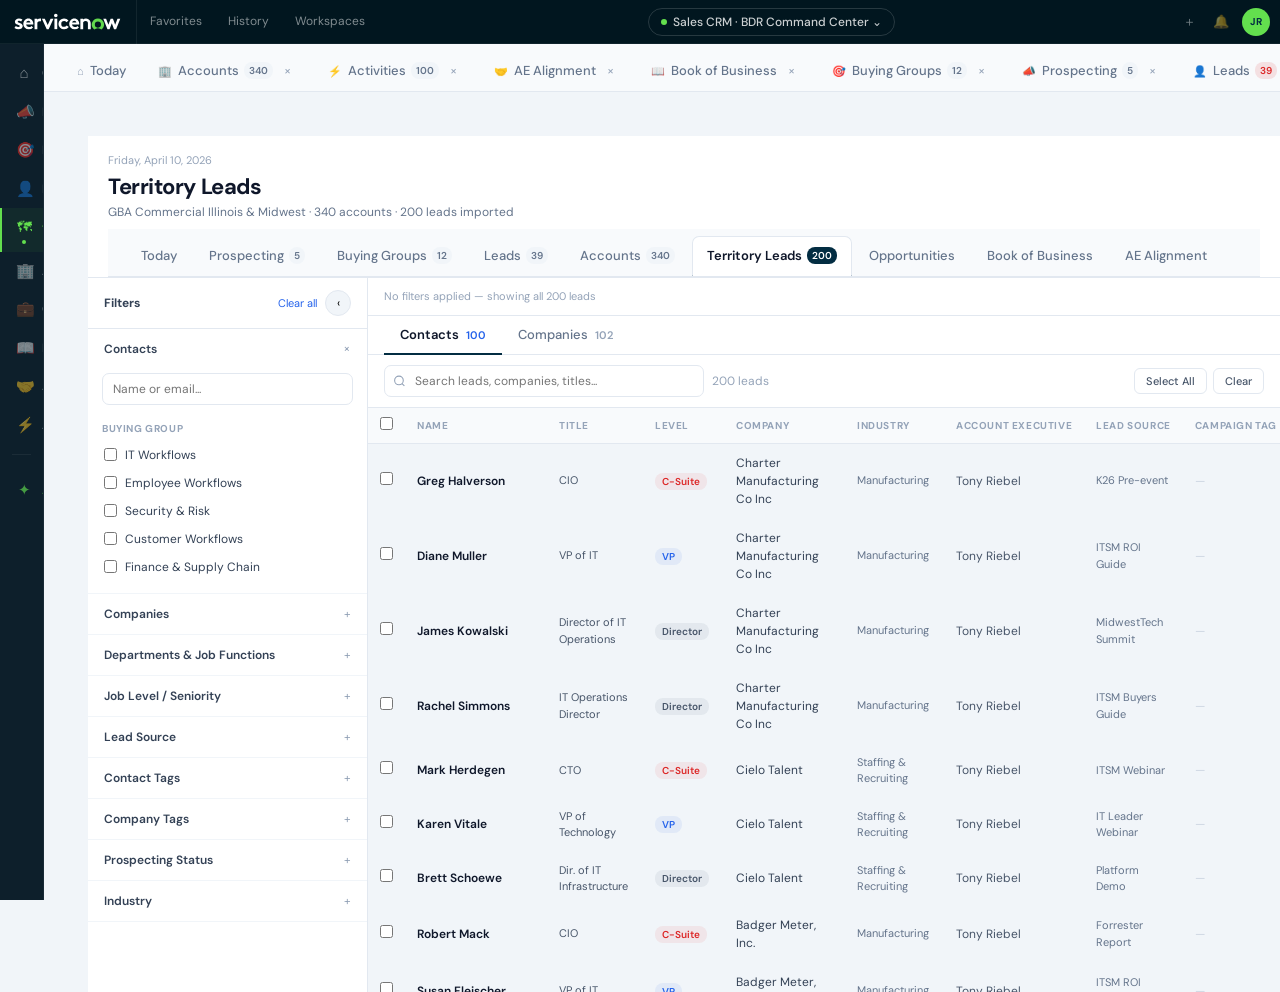
<file: territory-leads.html>
<!DOCTYPE html>
<html lang="en">
<head>
  <link rel="stylesheet" href="nav.css">
<meta charset="UTF-8">
<meta name="viewport" content="width=device-width, initial-scale=1.0">
<title>Territory Leads — BDR Command Center</title>
<link href="https://fonts.googleapis.com/css2?family=DM+Sans:opsz,wght@9..40,300;9..40,400;9..40,500;9..40,600;9..40,700&family=DM+Mono:wght@400;500&display=swap" rel="stylesheet">
<style>
*,*::before,*::after{margin:0;padding:0;box-sizing:border-box;}
html,body{height:100%;}
:root{
  --ink:#032D42;--ink-nav:#01161f;--ink-mid:#043d5a;
  --wasabi:#63DF4E;--wdk:#4ab83a;
  --white:#fff;--bg:#f1f5f9;
  --s50:#f8fafc;--s100:#f1f5f9;--s200:#e2e8f0;--s300:#cbd5e1;
  --s400:#94a3b8;--s500:#64748b;--s600:#475569;--s700:#334155;
  --s800:#1e293b;--s900:#0f172a;
  --b50:#eff6ff;--b600:#2563eb;
  --g50:#f0fdf4;--g500:#22c55e;--g600:#16a34a;
  --a50:#fffbeb;--a500:#f59e0b;--a600:#d97706;
  --r50:#fff1f2;--r500:#ef4444;--r600:#dc2626;
  --p50:#faf5ff;--p500:#a855f7;
  --sh-xs:0 1px 2px rgba(0,0,0,.05);
  --sh-sm:0 1px 3px rgba(0,0,0,.10);
}
body{font-family:"DM Sans",sans-serif;background:var(--bg);color:var(--s800);font-size:13px;line-height:1.5;}
a{text-decoration:none;color:inherit;}
button{font-family:inherit;}
::-webkit-scrollbar{width:4px;height:4px;}
::-webkit-scrollbar-thumb{background:var(--s300);border-radius:2px;}

/* NAV */
.gnav{height:44px;background:var(--ink-nav);display:flex;align-items:center;position:fixed;top:0;left:0;right:0;z-index:300;border-bottom:1px solid rgba(255,255,255,.06);}
.gnav-logo{display:flex;align-items:center;padding:0 14px;height:44px;border-right:1px solid rgba(255,255,255,.07);flex-shrink:0;}
.gnav-tabs{display:flex;align-items:center;}
.gnav-tab{display:flex;align-items:center;height:44px;padding:0 13px;font-size:12px;color:rgba(255,255,255,.5);cursor:pointer;white-space:nowrap;}
.gnav-pill-wrap{flex:1;display:flex;justify-content:center;}
.gnav-pill{display:inline-flex;align-items:center;gap:6px;font-size:12px;font-weight:500;padding:4px 12px;border-radius:20px;border:1px solid rgba(255,255,255,.15);color:rgba(255,255,255,.8);}
.gnav-pill-dot{width:6px;height:6px;border-radius:50%;background:var(--wasabi);}
.gnav-r{display:flex;align-items:center;gap:2px;padding:0 10px;}
.gnav-btn{width:30px;height:30px;display:flex;align-items:center;justify-content:center;border-radius:4px;color:rgba(255,255,255,.45);font-size:13px;border:none;background:transparent;cursor:pointer;}
.gnav-btn:hover{background:rgba(255,255,255,.07);}
.gnav-av{width:28px;height:28px;background:var(--wasabi);border-radius:50%;display:flex;align-items:center;justify-content:center;font-size:10px;font-weight:700;color:var(--ink);cursor:pointer;margin-left:4px;}

/* SIDEBAR */
.sbar{position:fixed;top:44px;left:0;bottom:0;width:44px;background:#0d1f2b;border-right:1px solid rgba(255,255,255,.05);z-index:200;display:flex;flex-direction:column;overflow:hidden;transition:width .22s cubic-bezier(.4,0,.2,1);}
.sbar:hover{width:180px;box-shadow:4px 0 20px rgba(0,0,0,.25);}
.sbar-sec{padding:10px 0 4px;}
.sbar-item{display:flex;align-items:center;gap:10px;padding:8px 14px;font-size:12px;color:rgba(255,255,255,.50);border-left:2px solid transparent;transition:background .12s,color .12s;text-decoration:none;white-space:nowrap;}
.sbar-item:hover{background:rgba(255,255,255,.05);color:rgba(255,255,255,.85);}
.sbar-item.on{color:var(--wasabi);border-left-color:var(--wasabi);background:rgba(99,223,78,.06);font-weight:500;}
.sbar-ic{width:16px;min-width:16px;text-align:center;font-size:15px;flex-shrink:0;}
.sbar-item.on .sbar-ic::after{content:"";display:block;width:4px;height:4px;border-radius:50%;background:var(--wasabi);margin:1px auto 0;}
.sbar:hover .sbar-item.on .sbar-ic::after{display:none;}
.sb{margin-left:auto;font-size:9px;font-weight:600;padding:1px 5px;border-radius:8px;background:rgba(255,255,255,.08);color:rgba(255,255,255,.40);opacity:0;transition:opacity .1s;flex-shrink:0;}
.sbar:hover .sb{opacity:1;}
.sb.r{background:rgba(239,68,68,.20);color:#fca5a5;}
.sbar-footer{padding:8px 14px 10px;font-size:9px;color:rgba(255,255,255,.14);margin-top:auto;white-space:nowrap;opacity:0;transition:opacity .15s;}
.sbar:hover .sbar-footer{opacity:1;}

/* LAYOUT */
.main{margin-top:44px;margin-left:44px;display:flex;flex-direction:column;height:calc(100vh - 44px);}
.page-hdr{background:var(--white);border-bottom:1px solid var(--s200);padding:16px 20px 0;position:sticky;top:44px;z-index:100;flex-shrink:0;}
.page-body{flex:1;display:grid;grid-template-columns:280px 1fr;min-height:0;overflow:hidden;transition:grid-template-columns .22s cubic-bezier(.4,0,.2,1);}
.page-body.panel-collapsed{grid-template-columns:40px 1fr;}

/* FILTER PANEL */
.filter-panel{background:var(--white);border-right:1px solid var(--s200);overflow-y:auto;display:flex;flex-direction:column;transition:width .22s cubic-bezier(.4,0,.2,1);min-width:0;}
.filter-panel.collapsed{width:40px!important;overflow:hidden;}
.filter-panel.collapsed .fp-expanded-only, .filter-panel.collapsed .fp-section{display:none!important;}
.fp-collapse-btn{width:26px;height:26px;border-radius:50%;background:var(--s100);border:1px solid var(--s200);cursor:pointer;display:flex;align-items:center;justify-content:center;font-size:12px;flex-shrink:0;transition:.15s;}
.fp-collapse-btn:hover{background:var(--s200);}
.fp-collapsed-icon{display:none;align-items:center;justify-content:center;padding:14px 0 10px;cursor:pointer;width:100%;}
.filter-panel.collapsed .fp-collapsed-icon{display:flex;}
.fp-hdr{padding:12px 16px;border-bottom:1px solid var(--s200);display:flex;align-items:center;justify-content:space-between;flex-shrink:0;}
.fp-title{font-size:12px;font-weight:700;color:var(--s700);}
.fp-clear{font-size:11px;color:var(--b600);cursor:pointer;background:none;border:none;}
.fp-section{border-bottom:1px solid var(--s100);}
.fp-section-hd{display:flex;align-items:center;justify-content:space-between;padding:11px 16px;cursor:pointer;user-select:none;}
.fp-section-hd:hover{background:var(--s50);}
.fp-section-label{font-size:12px;font-weight:600;color:var(--s700);}
.fp-section-body{padding:4px 14px 12px;display:none;}
.fp-section.open .fp-section-body{display:block;}
.fp-section-toggle{font-size:12px;color:var(--s400);transition:.15s;}
.fp-section.open .fp-section-toggle{transform:rotate(45deg);}
/* Filter items */
.fp-search{width:100%;padding:7px 10px;border:1px solid var(--s200);border-radius:7px;font-size:12px;font-family:inherit;margin-bottom:8px;color:var(--s800);}
.fp-search:focus{outline:none;border-color:var(--s400);}
.fp-check-item{display:flex;align-items:center;gap:8px;padding:5px 2px;cursor:pointer;font-size:12px;color:var(--s700);}
.fp-check-item input{accent-color:var(--ink);cursor:pointer;}
.fp-check-item:hover{color:var(--s900);}
/* Tree */
.tree-item{display:flex;align-items:center;gap:6px;padding:5px 2px;cursor:pointer;font-size:12px;color:var(--s700);}
.tree-item input{accent-color:var(--ink);cursor:pointer;}
.tree-toggle{font-size:10px;color:var(--s400);width:12px;cursor:pointer;}
.tree-children{margin-left:18px;display:none;}
.tree-item.expanded + .tree-children{display:block;}
/* Chips */
.filter-chips{display:flex;flex-wrap:wrap;gap:5px;margin-top:6px;}
.fchip{display:inline-flex;align-items:center;gap:4px;font-size:11px;padding:3px 8px;border-radius:12px;background:var(--b50);color:var(--b600);border:1px solid rgba(37,99,235,.2);cursor:pointer;}
.fchip.active{background:var(--ink);color:#fff;border-color:var(--ink);}
.fchip:hover{opacity:.8;}

/* MAIN TABLE AREA */
.table-area{display:flex;flex-direction:column;overflow:hidden;}
.toolbar{display:flex;align-items:center;gap:8px;padding:10px 16px;background:var(--white);border-bottom:1px solid var(--s200);flex-shrink:0;}
.toolbar-left{display:flex;align-items:center;gap:8px;flex:1;}
.toolbar-search{position:relative;flex:1;max-width:320px;}
.toolbar-search input{width:100%;padding:7px 10px 7px 30px;border:1px solid var(--s200);border-radius:7px;font-size:12px;font-family:inherit;color:var(--s800);}
.toolbar-search input:focus{outline:none;border-color:var(--s400);}
.toolbar-search svg{position:absolute;left:9px;top:50%;transform:translateY(-50%);width:13px;height:13px;color:var(--s400);}
.result-count{font-size:12px;color:var(--s400);}
.btn{display:inline-flex;align-items:center;gap:5px;font-family:inherit;font-size:12px;font-weight:500;padding:6px 13px;border-radius:6px;cursor:pointer;border:1px solid;transition:.12s;white-space:nowrap;}
.btn-g{background:transparent;color:var(--s600);border-color:var(--s200);}
.btn-g:hover{background:var(--s50);}
.btn-p{background:var(--ink);color:#fff;border-color:var(--ink);}
.btn-p:hover{background:var(--ink-mid);}
.btn-w{background:rgba(99,223,78,.15);color:#166534;border-color:rgba(99,223,78,.3);font-weight:600;}
.btn-w:hover{background:rgba(99,223,78,.25);}
.btn-sm{font-size:11px;padding:5px 11px;}
.btn-tag{background:var(--ink);color:#fff;border-color:var(--ink);display:none;}
.btn-tag.visible{display:inline-flex;}

/* TABLE */
.tbl-wrap{flex:1;overflow-y:auto;overflow-x:auto;}
.tbl{width:100%;border-collapse:collapse;min-width:960px;}
.tbl th{font-size:10px;font-weight:700;text-transform:uppercase;letter-spacing:.06em;color:var(--s400);padding:9px 12px;text-align:left;border-bottom:1px solid var(--s200);background:var(--s50);white-space:nowrap;position:sticky;top:0;z-index:2;}
.tbl td{padding:10px 12px;border-bottom:1px solid var(--s100);vertical-align:middle;font-size:12px;}
.tbl tr:last-child td{border-bottom:none;}
.tbl tr:hover td{background:var(--s50);}
.tbl tr.selected td{background:rgba(3,45,66,.04);}
.lead-name{font-weight:600;color:var(--s900);}
.lead-title{font-size:11px;color:var(--s500);margin-top:1px;}
/* AE bubble */
.ae-dot{width:22px;height:22px;border-radius:50%;display:inline-flex;align-items:center;justify-content:center;font-size:8px;font-weight:700;flex-shrink:0;}
/* Status */
.status-pill{font-size:10px;font-weight:600;padding:2px 8px;border-radius:8px;white-space:nowrap;}
.sp-sla{background:rgba(220,38,38,.1);color:var(--r600);}
.sp-open{background:rgba(3,45,66,.07);color:var(--ink);}
.sp-resp{background:rgba(22,163,74,.1);color:var(--g600);}
.sp-booked{background:rgba(22,163,74,.15);color:var(--g600);border:1px solid rgba(22,163,74,.25);}
.sp-reengage{background:rgba(168,85,247,.08);color:var(--p500);}
/* Campaign lock */
.lock-badge{display:inline-flex;align-items:center;gap:4px;font-size:9px;font-weight:700;padding:2px 7px;border-radius:8px;background:rgba(239,68,68,.08);color:var(--r600);border:1px solid rgba(239,68,68,.2);max-width:160px;overflow:hidden;text-overflow:ellipsis;white-space:nowrap;}
/* Contact tag chip */
.ctag-chip{display:inline-flex;align-items:center;font-size:9px;font-weight:600;padding:2px 7px;border-radius:8px;background:rgba(3,45,66,.07);color:var(--ink);margin:1px;}
/* Level badge */
.level-badge{font-size:10px;font-weight:600;padding:2px 7px;border-radius:8px;}
.lv-c{background:rgba(220,38,38,.08);color:var(--r600);}
.lv-vp{background:rgba(37,99,235,.08);color:var(--b600);}
.lv-dir{background:rgba(100,116,139,.1);color:var(--s600);}
.lv-mgr{background:rgba(245,158,11,.08);color:var(--a600);}
.lv-ic{background:var(--s100);color:var(--s500);}

/* ACTIVE FILTERS BAR */
.active-filters{display:flex;align-items:center;gap:6px;padding:6px 16px;background:var(--white);border-bottom:1px solid var(--s200);flex-wrap:wrap;flex-shrink:0;min-height:38px;}
.af-pill{display:inline-flex;align-items:center;gap:4px;font-size:11px;font-weight:500;padding:3px 10px;border-radius:12px;background:rgba(3,45,66,.08);color:var(--ink);border:1px solid rgba(3,45,66,.15);}
.af-pill button{background:none;border:none;cursor:pointer;color:var(--ink);font-size:12px;padding:0;line-height:1;margin-left:2px;}
.af-none{font-size:11px;color:var(--s400);}

/* PTABS */
.ptabs{display:flex;align-items:center;border-bottom:1px solid var(--s200);overflow-x:auto;margin-top:8px;}
.ptabs::-webkit-scrollbar{height:0;}
.ptab{display:inline-flex;align-items:center;gap:5px;padding:9px 14px;font-size:13px;font-weight:500;color:var(--s500);border-bottom:2px solid transparent;white-space:nowrap;transition:.1s;text-decoration:none;cursor:pointer;}
.ptab:hover{color:var(--s700);}
.ptab.on{color:var(--s900);border-bottom-color:var(--ink);font-weight:600;}
.ptab-ct{font-size:10px;font-weight:600;padding:1px 5px;border-radius:8px;background:var(--s100);color:var(--s500);}
.ptab.on .ptab-ct{background:var(--ink);color:#fff;}

/* MODAL */
.modal-bg{position:fixed;inset:0;background:rgba(0,0,0,.45);display:flex;align-items:center;justify-content:center;z-index:999;backdrop-filter:blur(3px);}
.modal{background:var(--white);border-radius:12px;width:min(560px,96vw);max-height:88vh;overflow-y:auto;box-shadow:0 20px 60px rgba(0,0,0,.2);}
.modal-hd{padding:16px 20px;border-bottom:1px solid var(--s200);display:flex;align-items:center;justify-content:space-between;position:sticky;top:0;background:var(--white);z-index:2;}
.modal-title{font-size:15px;font-weight:700;color:var(--s900);}
.modal-close{width:28px;height:28px;border-radius:50%;background:var(--s100);border:none;color:var(--s500);cursor:pointer;font-size:16px;display:flex;align-items:center;justify-content:center;}
.modal-body{padding:20px;display:flex;flex-direction:column;gap:14px;}
.form-label{font-size:10px;font-weight:700;text-transform:uppercase;letter-spacing:.07em;color:var(--s500);margin-bottom:5px;display:block;}
.camp-type-card{border:2px solid var(--s200);border-radius:10px;padding:14px 16px;cursor:pointer;transition:.12s;display:flex;align-items:flex-start;gap:12px;}
.camp-type-card:hover{border-color:var(--s300);background:var(--s50);}
.camp-type-card.on{border-color:var(--ink);background:rgba(3,45,66,.04);}

@keyframes fadeIn{from{opacity:0;transform:translateY(3px);}to{opacity:1;transform:translateY(0);}}
.fade-in{animation:fadeIn .14s ease;}

.tbl-view-tab{padding:10px 16px;font-size:13px;font-weight:500;color:var(--s500);border:none;background:none;border-bottom:2px solid transparent;margin-bottom:-1px;cursor:pointer;white-space:nowrap;}
.tbl-view-tab:hover{color:var(--s700);}
.tbl-view-tab.on{color:var(--s900);border-bottom-color:var(--ink);font-weight:600;}
.sel-action-btn{background:rgba(255,255,255,.12);border:1px solid rgba(255,255,255,.2);color:#fff;padding:5px 12px;border-radius:6px;font-size:11px;font-weight:600;cursor:pointer;font-family:inherit;transition:.1s;}
.sel-action-btn:hover{background:rgba(255,255,255,.22);}

.tag-select-row:hover{background:var(--s50);border-color:var(--s300)!important;}
.form-label{font-size:10px;font-weight:700;text-transform:uppercase;letter-spacing:.07em;color:var(--s500);margin-bottom:5px;display:block;}
</style>
</head>
<body>
<div class="app-shell">

<div class="main">
  <div class="page-hdr">
    <div style="display:flex;align-items:flex-start;justify-content:space-between;margin-bottom:4px">
      <div>
        <div style="font-size:11px;color:var(--s400);margin-bottom:2px">Friday, April 10, 2026</div>
        <div style="font-size:22px;font-weight:700;color:var(--s900);letter-spacing:-.02em">Territory Leads</div>
        <div style="font-size:12px;color:var(--s500)">GBA Commercial Illinois &amp; Midwest · 340 accounts · 200 leads imported</div>
      </div>
      <div style="display:flex;align-items:center;gap:7px;padding-top:4px">

<div id="tagBtns" style="display:none"></div><span id="tagCount" style="display:none"></span>
      </div>
    </div>
    <div class="ptabs">
      <a href="index.html"            class="ptab">Today</a>
      <a href="campaigns.html"        class="ptab">Prospecting <span class="ptab-ct">5</span></a>
      <a href="buying-groups.html"    class="ptab">Buying Groups <span class="ptab-ct">12</span></a>
      <a href="leads.html"            class="ptab">Leads <span class="ptab-ct">39</span></a>
      <a href="accounts.html"         class="ptab">Accounts <span class="ptab-ct">340</span></a>
      <a href="territory-leads.html"  class="ptab on">Territory Leads <span class="ptab-ct">200</span></a>
      <a href="opportunities.html"    class="ptab">Opportunities</a>
      <a href="book-of-business.html" class="ptab">Book of Business</a>
      <a href="ae-alignment.html"     class="ptab">AE Alignment</a>
    </div>
  </div>

  <div class="page-body">
    <!-- LEFT: FILTER PANEL -->
    <div class="filter-panel">
      <!-- EXPANDED HEADER -->
      <div class="fp-hdr fp-expanded-only">
        <span class="fp-title">Filters</span>
        <div style="display:flex;align-items:center;gap:8px">
          <button class="fp-clear" onclick="clearAllFilters()">Clear all</button>
          <button class="fp-collapse-btn" onclick="toggleFilterPanel()" id="fp-collapse-btn" title="Collapse">‹</button>
        </div>
      </div>
      <!-- COLLAPSED ICON (only shown when collapsed) -->
      <div class="fp-collapsed-icon" onclick="toggleFilterPanel()" title="Expand filters">
        <div style="position:relative">
          <svg width="18" height="18" viewBox="0 0 24 24" fill="none" stroke="#032D42" stroke-width="2.5" stroke-linecap="round"><line x1="4" y1="6" x2="20" y2="6"/><line x1="8" y1="12" x2="20" y2="12"/><line x1="12" y1="18" x2="20" y2="18"/></svg>
          <div id="fp-active-dot" style="display:none;position:absolute;top:-4px;right:-4px;width:8px;height:8px;border-radius:50%;background:#2563eb;border:2px solid #fff"></div>
        </div>
      </div>

      <!-- CONTACTS -->
      <div class="fp-section open" id="sec-contacts">
        <div class="fp-section-hd" onclick="toggleSection('sec-contacts')">
          <span class="fp-section-label">Contacts</span>
          <span class="fp-section-toggle">+</span>
        </div>
        <div class="fp-section-body">
          <input class="fp-search" type="text" placeholder="Name or email..." oninput="applyFilters()" id="f-name">
          <div style="font-size:10px;font-weight:700;text-transform:uppercase;letter-spacing:.06em;color:var(--s400);margin:8px 0 5px">Buying Group</div>
          <label class="fp-check-item"><input type="checkbox" value="IT Workflows" onchange="applyFilters()" class="f-bg"> IT Workflows</label>
          <label class="fp-check-item"><input type="checkbox" value="Employee Workflows" onchange="applyFilters()" class="f-bg"> Employee Workflows</label>
          <label class="fp-check-item"><input type="checkbox" value="Security &amp; Risk" onchange="applyFilters()" class="f-bg"> Security &amp; Risk</label>
          <label class="fp-check-item"><input type="checkbox" value="Customer Workflows" onchange="applyFilters()" class="f-bg"> Customer Workflows</label>
          <label class="fp-check-item"><input type="checkbox" value="Finance &amp; Supply Chain" onchange="applyFilters()" class="f-bg"> Finance &amp; Supply Chain</label>

        </div>
      </div>

      <!-- COMPANIES -->
      <div class="fp-section" id="sec-companies">
        <div class="fp-section-hd" onclick="toggleSection('sec-companies')">
          <span class="fp-section-label">Companies</span>
          <span class="fp-section-toggle">+</span>
        </div>
        <div class="fp-section-body">
          <input class="fp-search" type="text" placeholder="Company name..." oninput="applyFilters()" id="f-company">
          <div style="font-size:10px;font-weight:700;text-transform:uppercase;letter-spacing:.06em;color:var(--s400);margin:8px 0 5px">Account Executive</div>
          <label class="fp-check-item"><input type="checkbox" value="tony" onchange="applyFilters()" class="f-ae"> <span style="display:inline-flex;align-items:center;gap:5px"><span style="width:14px;height:14px;border-radius:50%;background:rgba(3,45,66,.15);color:#032D42;display:inline-flex;align-items:center;justify-content:center;font-size:7px;font-weight:700">TO</span>Tony Riebel</span></label>
          <label class="fp-check-item"><input type="checkbox" value="jeff" onchange="applyFilters()" class="f-ae"> <span style="display:inline-flex;align-items:center;gap:5px"><span style="width:14px;height:14px;border-radius:50%;background:rgba(4,67,85,.15);color:#044355;display:inline-flex;align-items:center;justify-content:center;font-size:7px;font-weight:700">JE</span>Jeff Wuestenfeld</span></label>
          <label class="fp-check-item"><input type="checkbox" value="riley" onchange="applyFilters()" class="f-ae"> <span style="display:inline-flex;align-items:center;gap:5px"><span style="width:14px;height:14px;border-radius:50%;background:rgba(180,83,9,.15);color:#B45309;display:inline-flex;align-items:center;justify-content:center;font-size:7px;font-weight:700">RI</span>Riley Scott</span></label>
          <label class="fp-check-item"><input type="checkbox" value="katie" onchange="applyFilters()" class="f-ae"> <span style="display:inline-flex;align-items:center;gap:5px"><span style="width:14px;height:14px;border-radius:50%;background:rgba(91,33,182,.15);color:#5B21B6;display:inline-flex;align-items:center;justify-content:center;font-size:7px;font-weight:700">KA</span>Katie Schneider</span></label>
          <label class="fp-check-item"><input type="checkbox" value="brian" onchange="applyFilters()" class="f-ae"> <span style="display:inline-flex;align-items:center;gap:5px"><span style="width:14px;height:14px;border-radius:50%;background:rgba(217,48,37,.15);color:#D93025;display:inline-flex;align-items:center;justify-content:center;font-size:7px;font-weight:700">BD</span>Brian Disher</span></label>
          <label class="fp-check-item"><input type="checkbox" value="seamus" onchange="applyFilters()" class="f-ae"> <span style="display:inline-flex;align-items:center;gap:5px"><span style="width:14px;height:14px;border-radius:50%;background:rgba(26,122,0,.15);color:#1a7a00;display:inline-flex;align-items:center;justify-content:center;font-size:7px;font-weight:700">SD</span>Seamus Donovan</span></label>
          <label class="fp-check-item"><input type="checkbox" value="mikaela" onchange="applyFilters()" class="f-ae"> <span style="display:inline-flex;align-items:center;gap:5px"><span style="width:14px;height:14px;border-radius:50%;background:rgba(3,105,161,.15);color:#0369A1;display:inline-flex;align-items:center;justify-content:center;font-size:7px;font-weight:700">MY</span>Mikaela Youpa</span></label>

        </div>
      </div>

      <!-- DEPARTMENTS -->
      <div class="fp-section" id="sec-depts">
        <div class="fp-section-hd" onclick="toggleSection('sec-depts')">
          <span class="fp-section-label">Departments &amp; Job Functions</span>
          <span class="fp-section-toggle">+</span>
        </div>
        <div class="fp-section-body">
          <input class="fp-search" type="text" placeholder="Search department..." oninput="filterDeptTree(this.value)" id="f-dept-search">
          <div id="dept-tree">
            <!-- Rendered by JS -->
          </div>
        </div>
      </div>

      <!-- JOB LEVEL -->
      <div class="fp-section" id="sec-levels">
        <div class="fp-section-hd" onclick="toggleSection('sec-levels')">
          <span class="fp-section-label">Job Level / Seniority</span>
          <span class="fp-section-toggle">+</span>
        </div>
        <div class="fp-section-body">
          <label class="fp-check-item"><input type="checkbox" value="C-Suite" onchange="applyFilters()" class="f-level"> C-Suite</label>
          <label class="fp-check-item"><input type="checkbox" value="VP" onchange="applyFilters()" class="f-level"> VP</label>
          <label class="fp-check-item"><input type="checkbox" value="Director" onchange="applyFilters()" class="f-level"> Director</label>
          <label class="fp-check-item"><input type="checkbox" value="Manager" onchange="applyFilters()" class="f-level"> Manager</label>
          <label class="fp-check-item"><input type="checkbox" value="IC" onchange="applyFilters()" class="f-level"> IC / Individual Contributor</label>
        </div>
      </div>

      <!-- LEAD SOURCE -->
      <div class="fp-section" id="sec-source">
        <div class="fp-section-hd" onclick="toggleSection('sec-source')">
          <span class="fp-section-label">Lead Source</span>
          <span class="fp-section-toggle">+</span>
        </div>
        <div class="fp-section-body">
          <label class="fp-check-item"><input type="checkbox" value="Imported Lead" onchange="applyFilters()" class="f-source"> Imported Lead</label>
          <label class="fp-check-item"><input type="checkbox" value="K26 Pre-event" onchange="applyFilters()" class="f-source"> K26 Pre-event</label>
          <label class="fp-check-item"><input type="checkbox" value="Webinar" onchange="applyFilters()" class="f-source" data-partial="true"> Webinar</label>
          <label class="fp-check-item"><input type="checkbox" value="Demo" onchange="applyFilters()" class="f-source" data-partial="true"> Demo</label>
          <label class="fp-check-item"><input type="checkbox" value="ROI Guide" onchange="applyFilters()" class="f-source" data-partial="true"> Content / Guide</label>
          <label class="fp-check-item"><input type="checkbox" value="Summit" onchange="applyFilters()" class="f-source" data-partial="true"> Summit / Event</label>
          <label class="fp-check-item"><input type="checkbox" value="Contact Us" onchange="applyFilters()" class="f-source"> Contact Us</label>
        </div>
      </div>

      <!-- CONTACT TAGS -->
      <div class="fp-section" id="sec-ctags">
        <div class="fp-section-hd" onclick="toggleSection('sec-ctags')">
          <span class="fp-section-label">Contact Tags</span>
          <span class="fp-section-toggle">+</span>
        </div>
        <div class="fp-section-body">
          <input class="fp-search" type="text" placeholder="Search contact tags..." oninput="filterContactTagList(this.value)" id="f-ctag-search">
          <div id="contact-tag-filter" style="max-height:180px;overflow-y:auto;display:flex;flex-direction:column;gap:2px"></div>
        </div>
      </div>

      <!-- COMPANY TAGS -->
      <div class="fp-section" id="sec-camptags">
        <div class="fp-section-hd" onclick="toggleSection('sec-camptags')">
          <span class="fp-section-label">Company Tags</span>
          <span class="fp-section-toggle">+</span>
        </div>
        <div class="fp-section-body">
          <div id="campaign-tag-filter" style="max-height:160px;overflow-y:auto;display:flex;flex-direction:column;gap:2px"></div>
        </div>
      </div>

      <!-- CAMPAIGN STATUS -->
      <div class="fp-section" id="sec-campstatus">
        <div class="fp-section-hd" onclick="toggleSection('sec-campstatus')">
          <span class="fp-section-label">Prospecting Status</span>
          <span class="fp-section-toggle">+</span>
        </div>
        <div class="fp-section-body">
          <label class="fp-check-item"><input type="checkbox" value="available" onchange="applyFilters()" class="f-campstatus"> Available (not in campaign)</label>
          <label class="fp-check-item"><input type="checkbox" value="locked" onchange="applyFilters()" class="f-campstatus"> 🔒 Locked (active campaign)</label>
        </div>
      </div>

      <!-- INDUSTRY -->
      <div class="fp-section" id="sec-industry">
        <div class="fp-section-hd" onclick="toggleSection('sec-industry')">
          <span class="fp-section-label">Industry</span>
          <span class="fp-section-toggle">+</span>
        </div>
        <div class="fp-section-body">
          <input class="fp-search" type="text" placeholder="Search industry..." oninput="filterIndustryList(this.value)" id="f-industry-search">
          <div id="industry-list" style="max-height:180px;overflow-y:auto;display:flex;flex-direction:column;gap:1px"></div>
        </div>
      </div>

    </div><!-- /filter-panel -->

    <!-- RIGHT: TABLE AREA -->
    <div class="table-area">
      <!-- ACTIVE FILTERS BAR -->
      <div class="active-filters" id="activeFilterBar">
        <span class="af-none" id="noFiltersMsg">No filters applied — showing all 100 leads</span>
      </div>

      <!-- VIEW TABS: CONTACTS / COMPANIES -->
      <div style="display:flex;align-items:center;border-bottom:1px solid var(--s200);background:var(--white);padding:0 16px;flex-shrink:0">
        <button class="tbl-view-tab on" id="tab-contacts" onclick="switchView('contacts')">Contacts <span id="contacts-count-tab" style="font-size:11px;font-weight:600;color:var(--b600);margin-left:4px">100</span></button>
        <button class="tbl-view-tab" id="tab-companies" onclick="switchView('companies')">Companies <span id="companies-count-tab" style="font-size:11px;font-weight:600;color:var(--s400);margin-left:4px">0</span></button>
      </div>

      <!-- TOOLBAR -->
      <div class="toolbar">
        <div class="toolbar-left">
          <div class="toolbar-search">
            <svg viewBox="0 0 24 24" fill="none" stroke="currentColor" stroke-width="2"><circle cx="11" cy="11" r="8"/><path d="m21 21-4.35-4.35"/></svg>
            <input type="text" id="tableSearch" placeholder="Search leads, companies, titles..." oninput="applyFilters()">
          </div>
          <span class="result-count" id="resultCount">100 leads</span>
        </div>
        <div style="display:flex;gap:6px;align-items:center">
          <div id="selectBanner" style="display:none;font-size:11px;color:var(--b600);font-weight:600"></div>
          <button class="btn btn-g btn-sm" onclick="selectAll()">Select All</button>
          <button class="btn btn-g btn-sm" onclick="clearSelection()">Clear</button>
        </div>
      </div>
      
      <!-- SELECTION ACTION BAR (shown when rows selected) -->
      <div id="selActionBar" style="display:none;background:var(--ink);padding:8px 16px;flex-shrink:0;align-items:center;gap:10px">
        <span style="font-size:12px;font-weight:600;color:#fff" id="selActionCount">0 selected</span>
        <div style="width:1px;height:16px;background:rgba(255,255,255,.2)"></div>
        <button class="sel-action-btn" onclick="openTagModal('campaign')">📣 Tag to Campaign</button>
        <button class="sel-action-btn" onclick="openTagModal('contact')">🏷 Tag Contacts</button>
        <button class="sel-action-btn" id="tag-companies-btn" onclick="openTagModal('company')" style="display:none">🏢 Tag Companies</button>

        <button onclick="clearSelection()" style="margin-left:auto;background:rgba(255,255,255,.12);border:1px solid rgba(255,255,255,.2);color:#fff;padding:4px 10px;border-radius:6px;font-size:11px;font-weight:600;cursor:pointer">✕ Clear</button>
      </div>

      <!-- TABLE -->
      <div class="tbl-wrap">
        <table class="tbl">
          <thead>
            <tr>
              <th style="width:36px"><input type="checkbox" id="selectAllChk" onchange="toggleSelectAll(this)" style="accent-color:var(--ink)"></th>
              <th>Name</th>
              <th>Title</th>
              <th>Level</th>
              <th>Company</th>
              <th>Industry</th>
              <th>Account Executive</th>
              <th>Lead Source</th>
              <th>Campaign Tag</th>
            </tr>
          </thead>
          <tbody id="leadsTableBody"></tbody>
        </table>
      </div>
    </div>

  </div>
</div>

<div id="modal-root"></div>

<script>
const TERRITORY_LEADS = [
  {id:"tl001",first:"Greg",last:"Halverson",name:"Greg Halverson",title:"CIO",company:"Charter Manufacturing Co Inc",industry:"Manufacturing",aeId:"tony",dept:"C-Suite",level:"C-Suite",source:"K26 Pre-event",status:"SLA Critical",contactTags:["ITSM · New Logo"],campaignTag:null,lastActivity:"Apr 9"},
  {id:"tl002",first:"Diane",last:"Muller",name:"Diane Muller",title:"VP of IT",company:"Charter Manufacturing Co Inc",industry:"Manufacturing",aeId:"tony",dept:"Information Technology",level:"VP",source:"ITSM ROI Guide",status:"Open",contactTags:["ITSM · New Logo"],campaignTag:null,lastActivity:"Apr 7"},
  {id:"tl003",first:"James",last:"Kowalski",name:"James Kowalski",title:"Director of IT Operations",company:"Charter Manufacturing Co Inc",industry:"Manufacturing",aeId:"tony",dept:"Information Technology",level:"Director",source:"MidwestTech Summit",status:"Open",contactTags:["ITSM · New Logo"],campaignTag:null,lastActivity:"Apr 5"},
  {id:"tl004",first:"Rachel",last:"Simmons",name:"Rachel Simmons",title:"IT Operations Director",company:"Charter Manufacturing Co Inc",industry:"Manufacturing",aeId:"tony",dept:"Information Technology",level:"Director",source:"ITSM Buyers Guide",status:"Open",contactTags:[],campaignTag:null,lastActivity:"Mar 28"},
  {id:"tl005",first:"Mark",last:"Herdegen",name:"Mark Herdegen",title:"CTO",company:"Cielo Talent",industry:"Staffing & Recruiting",aeId:"tony",dept:"C-Suite",level:"C-Suite",source:"ITSM Webinar",status:"SLA Critical",contactTags:["ITSM · New Logo"],campaignTag:null,lastActivity:"Apr 10"},
  {id:"tl006",first:"Karen",last:"Vitale",name:"Karen Vitale",title:"VP of Technology",company:"Cielo Talent",industry:"Staffing & Recruiting",aeId:"tony",dept:"Information Technology",level:"VP",source:"IT Leader Webinar",status:"Responded",contactTags:["ITSM · New Logo"],campaignTag:null,lastActivity:"Apr 8"},
  {id:"tl007",first:"Brett",last:"Schoewe",name:"Brett Schoewe",title:"Dir. of IT Infrastructure",company:"Cielo Talent",industry:"Staffing & Recruiting",aeId:"tony",dept:"Information Technology",level:"Director",source:"Platform Demo",status:"Open",contactTags:[],campaignTag:null,lastActivity:"Apr 3"},
  {id:"tl008",first:"Robert",last:"Mack",name:"Robert Mack",title:"CIO",company:"Badger Meter, Inc.",industry:"Manufacturing",aeId:"tony",dept:"C-Suite",level:"C-Suite",source:"Forrester Report",status:"SLA Critical",contactTags:["ITSM · New Logo"],campaignTag:null,lastActivity:"Apr 9"},
  {id:"tl009",first:"Susan",last:"Fleischer",name:"Susan Fleischer",title:"VP of IT",company:"Badger Meter, Inc.",industry:"Manufacturing",aeId:"tony",dept:"Information Technology",level:"VP",source:"ITSM ROI Calculator",status:"Responded",contactTags:["ITSM · New Logo"],campaignTag:null,lastActivity:"Apr 6"},
  {id:"tl010",first:"Phil",last:"Novak",name:"Phil Novak",title:"Dir. of IT Service Management",company:"Badger Meter, Inc.",industry:"Manufacturing",aeId:"tony",dept:"Information Technology",level:"Director",source:"K26 Pre-event",status:"Open",contactTags:[],campaignTag:null,lastActivity:"Mar 31"},
  {id:"tl011",first:"Tim",last:"Ohlrogge",name:"Tim Ohlrogge",title:"CIO",company:"The Boldt Group Inc",industry:"Construction",aeId:"tony",dept:"C-Suite",level:"C-Suite",source:"Biz Journal Article",status:"SLA Critical",contactTags:["ITSM · New Logo"],campaignTag:null,lastActivity:"Apr 8"},
  {id:"tl012",first:"Shannon",last:"Murphy",name:"Shannon Murphy",title:"VP of IT",company:"The Boldt Group Inc",industry:"Construction",aeId:"tony",dept:"Information Technology",level:"VP",source:"ITSM Webinar",status:"Open",contactTags:[],campaignTag:null,lastActivity:"Apr 2"},
  {id:"tl013",first:"Chris",last:"Felton",name:"Chris Felton",title:"CIO",company:"Batteries Plus LLC",industry:"Retail",aeId:"tony",dept:"C-Suite",level:"C-Suite",source:"IT Executive Summit",status:"SLA Critical",contactTags:["ITSM · New Logo"],campaignTag:null,lastActivity:"Apr 10"},
  {id:"tl014",first:"Ryan",last:"Haugen",name:"Ryan Haugen",title:"VP of IT",company:"Batteries Plus LLC",industry:"Retail",aeId:"tony",dept:"Information Technology",level:"VP",source:"ITSM ROI Guide",status:"Responded",contactTags:["ITSM · New Logo"],campaignTag:null,lastActivity:"Apr 7"},
  {id:"tl015",first:"Brandon",last:"Joyce",name:"Brandon Joyce",title:"VP of IT",company:"Sub-Zero Group Inc",industry:"Manufacturing",aeId:"tony",dept:"Information Technology",level:"VP",source:"HRSD Demo",status:"SLA Critical",contactTags:["HR · Customer"],campaignTag:null,lastActivity:"Apr 10"},
  {id:"tl016",first:"Kevin",last:"Ostrander",name:"Kevin Ostrander",title:"IT Director",company:"Sargento Foods Inc",industry:"Food & Beverage",aeId:"tony",dept:"Information Technology",level:"Director",source:"ITAM Whitepaper",status:"SLA Critical",contactTags:[],campaignTag:null,lastActivity:"Apr 9"},
  {id:"tl017",first:"Diana",last:"Cruz",name:"Diana Cruz",title:"HR Business Partner",company:"Faith Technologies Inc",industry:"Construction",aeId:"tony",dept:"Human Resources",level:"Manager",source:"EW Webinar",status:"Re-engage",contactTags:["HR · Customer"],campaignTag:null,lastActivity:"Mar 14"},
  {id:"tl018",first:"Paul",last:"Wiegand",name:"Paul Wiegand",title:"VP of Operations",company:"JJ Keller & Associates Inc",industry:"Compliance & Safety",aeId:"tony",dept:"Operations",level:"VP",source:"Imported Lead",status:"Open",contactTags:[],campaignTag:null,lastActivity:"Mar 20"},
  {id:"tl019",first:"Sandra",last:"Brueggeman",name:"Sandra Brueggeman",title:"Director of IT",company:"Milwaukee Electric Tool Corp",industry:"Manufacturing",aeId:"tony",dept:"Information Technology",level:"Director",source:"K26 Pre-event",status:"Open",contactTags:[],campaignTag:null,lastActivity:"Apr 1"},
  {id:"tl020",first:"Tom",last:"Keyes",name:"Tom Keyes",title:"Dir. of IT Operations",company:"Batteries Plus LLC",industry:"Retail",aeId:"tony",dept:"Information Technology",level:"Director",source:"ITSM Buyers Guide",status:"Open",contactTags:[],campaignTag:null,lastActivity:"Mar 25"},
  {id:"tl021",first:"Wei",last:"Zhang",name:"Wei Zhang",title:"CIO",company:"Videojet Technologies Inc",industry:"Manufacturing",aeId:"jeff",dept:"C-Suite",level:"C-Suite",source:"K25 Booth",status:"Booked",contactTags:["ITSM · New Logo"],campaignTag:null,lastActivity:"Apr 10"},
  {id:"tl022",first:"Amanda",last:"Foster",name:"Amanda Foster",title:"Dir. of HR Systems",company:"Quinnox Inc.",industry:"Technology",aeId:"jeff",dept:"Human Resources",level:"Director",source:"EW HR Webinar",status:"Open",contactTags:[],campaignTag:null,lastActivity:"Apr 6"},
  {id:"tl023",first:"Vijay",last:"Reddy",name:"Vijay Reddy",title:"VP of Information Technology",company:"Quinnox Inc.",industry:"Technology",aeId:"jeff",dept:"Information Technology",level:"VP",source:"Now Assist Webinar",status:"Responded",contactTags:["Now Assist · New Logo"],campaignTag:null,lastActivity:"Apr 9"},
  {id:"tl024",first:"Suresh",last:"Patel",name:"Suresh Patel",title:"CTO",company:"Quinnox Inc.",industry:"Technology",aeId:"jeff",dept:"C-Suite",level:"C-Suite",source:"Imported Lead",status:"Open",contactTags:[],campaignTag:null,lastActivity:"Mar 18"},
  {id:"tl025",first:"David",last:"Chen",name:"David Chen",title:"VP of Engineering",company:"Chicago Mercantile Exchange Inc",industry:"Financial Services",aeId:"jeff",dept:"Engineering & Technical",level:"VP",source:"Platform Demo",status:"Open",contactTags:["Platform · New Logo"],campaignTag:null,lastActivity:"Apr 4"},
  {id:"tl026",first:"Linda",last:"Garza",name:"Linda Garza",title:"Director of IT Infrastructure",company:"Sidley Austin LLP",industry:"Legal",aeId:"jeff",dept:"Information Technology",level:"Director",source:"IT Leader Webinar",status:"Open",contactTags:[],campaignTag:null,lastActivity:"Mar 29"},
  {id:"tl027",first:"Thomas",last:"Nguyen",name:"Thomas Nguyen",title:"Director of IT Ops",company:"Holcim Building Envelope",industry:"Construction",aeId:"jeff",dept:"Information Technology",level:"Director",source:"K26 Pre-event",status:"Open",contactTags:[],campaignTag:null,lastActivity:"Apr 2"},
  {id:"tl028",first:"Colleen",last:"Moriarty",name:"Colleen Moriarty",title:"CIO",company:"Promega Corp",industry:"Life Sciences",aeId:"jeff",dept:"C-Suite",level:"C-Suite",source:"Imported Lead",status:"Open",contactTags:["ITSM · New Logo"],campaignTag:null,lastActivity:"Mar 22"},
  {id:"tl029",first:"Adam",last:"Winfield",name:"Adam Winfield",title:"VP of IT",company:"Total Administrative Services Corp",industry:"Insurance",aeId:"jeff",dept:"Information Technology",level:"VP",source:"ITSM ROI Guide",status:"Open",contactTags:[],campaignTag:null,lastActivity:"Mar 30"},
  {id:"tl030",first:"Nadia",last:"Torres",name:"Nadia Torres",title:"Director of Logistics Technology",company:"Seko Logistics",industry:"Logistics",aeId:"jeff",dept:"Information Technology",level:"Director",source:"Imported Lead",status:"Open",contactTags:[],campaignTag:null,lastActivity:"Mar 15"},
  {id:"tl031",first:"Sarah",last:"Mitchell",name:"Sarah Mitchell",title:"CIO",company:"Paylocity Corporation",industry:"Technology",aeId:"riley",dept:"C-Suite",level:"C-Suite",source:"Now Assist Demo",status:"SLA Critical",contactTags:["Now Assist · Customer"],campaignTag:"Veza · Customer · Mikaela",lastActivity:"Apr 10"},
  {id:"tl032",first:"Jennifer",last:"Torres",name:"Jennifer Torres",title:"IT Director",company:"Kirkland & Ellis LLP",industry:"Legal",aeId:"riley",dept:"Information Technology",level:"Director",source:"Legal IT Webinar",status:"Responded",contactTags:["Legal IT"],campaignTag:null,lastActivity:"Apr 8"},
  {id:"tl033",first:"Michael",last:"Chang",name:"Michael Chang",title:"VP of IT",company:"GATX Corporation",industry:"Transportation",aeId:"riley",dept:"Information Technology",level:"VP",source:"MidwestTech Summit",status:"Responded",contactTags:["Platform · Customer"],campaignTag:null,lastActivity:"Apr 7"},
  {id:"tl034",first:"Sandra",last:"Kowalski",name:"Sandra Kowalski",title:"Dir. of HR Tech",company:"Federal Home Loan Bank Of Chicago",industry:"Financial Services",aeId:"riley",dept:"Human Resources",level:"Director",source:"HRSD Demo",status:"Responded",contactTags:["HR · Customer"],campaignTag:null,lastActivity:"Apr 5"},
  {id:"tl035",first:"Sarah",last:"Chen",name:"Sarah Chen",title:"VP IT",company:"Echo Global Logistics, Inc.",industry:"Logistics",aeId:"riley",dept:"Information Technology",level:"VP",source:"ITSM Demo",status:"Open",contactTags:["ITOM · Customer"],campaignTag:null,lastActivity:"Apr 9"},
  {id:"tl036",first:"Nicholas",last:"Parker",name:"Nicholas Parker",title:"IT Director",company:"Echo Global Logistics, Inc.",industry:"Logistics",aeId:"riley",dept:"Information Technology",level:"Director",source:"WS-DemoNow",status:"Open",contactTags:[],campaignTag:null,lastActivity:"Apr 3"},
  {id:"tl037",first:"Claire",last:"Desjardins",name:"Claire Desjardins",title:"CIO",company:"GATX Corporation",industry:"Transportation",aeId:"riley",dept:"C-Suite",level:"C-Suite",source:"Imported Lead",status:"Open",contactTags:["Platform · Customer"],campaignTag:null,lastActivity:"Mar 28"},
  {id:"tl038",first:"Kyle",last:"Ramos",name:"Kyle Ramos",title:"IT Director",company:"Parts Town LLC",industry:"Distribution",aeId:"riley",dept:"Information Technology",level:"Director",source:"Platform Sequence Email 2",status:"Open",contactTags:[],campaignTag:null,lastActivity:"Apr 6"},
  {id:"tl039",first:"Michael",last:"Petersen",name:"Michael Petersen",title:"Dir. of IT",company:"Afni Inc",industry:"Business Services",aeId:"riley",dept:"Information Technology",level:"Director",source:"Imported Lead",status:"Re-engage",contactTags:[],campaignTag:null,lastActivity:"Feb 28"},
  {id:"tl040",first:"Donna",last:"Halloran",name:"Donna Halloran",title:"VP of IT",company:"Dot Foods Inc",industry:"Food & Beverage",aeId:"riley",dept:"Information Technology",level:"VP",source:"Imported Lead",status:"Open",contactTags:[],campaignTag:null,lastActivity:"Mar 18"},
  {id:"tl041",first:"Tom",last:"Vanderburg",name:"Tom Vanderburg",title:"Director of IT Operations",company:"Amsted Industries Inc",industry:"Manufacturing",aeId:"riley",dept:"Information Technology",level:"Director",source:"K26 Pre-event",status:"Open",contactTags:[],campaignTag:null,lastActivity:"Apr 1"},
  {id:"tl042",first:"Grace",last:"Liu",name:"Grace Liu",title:"CHRO",company:"Hollister Incorporated",industry:"Medical Devices",aeId:"katie",dept:"Human Resources",level:"C-Suite",source:"Deloitte Referral",status:"Open",contactTags:["HR Customers Katie"],campaignTag:null,lastActivity:"Apr 7"},
  {id:"tl043",first:"Ashley",last:"Tokarz",name:"Ashley Tokarz",title:"Director of IT",company:"S&C Electric Co.",industry:"Manufacturing",aeId:"katie",dept:"Information Technology",level:"Director",source:"Google Partner",status:"Open",contactTags:[],campaignTag:null,lastActivity:"Apr 5"},
  {id:"tl044",first:"Annie",last:"Hoffman",name:"Annie Hoffman",title:"VP of Finance Systems",company:"S&C Electric Co.",industry:"Manufacturing",aeId:"katie",dept:"Finance",level:"VP",source:"FSC Webinar",status:"Responded",contactTags:["Finance · Customer"],campaignTag:null,lastActivity:"Apr 9"},
  {id:"tl045",first:"Carlos",last:"Reyes",name:"Carlos Reyes",title:"IT Security Manager",company:"Sysmex America, Inc.",industry:"Medical Devices",aeId:"katie",dept:"Security",level:"Manager",source:"SecOps Playbook",status:"Responded",contactTags:[],campaignTag:null,lastActivity:"Apr 8"},
  {id:"tl046",first:"Grace",last:"Turner",name:"Grace Turner",title:"VP of People Operations",company:"Madison Air",industry:"Distribution",aeId:"katie",dept:"Human Resources",level:"VP",source:"HR Webinar",status:"Open",contactTags:["HR · New Logo"],campaignTag:null,lastActivity:"Apr 6"},
  {id:"tl047",first:"Ryan",last:"Cassidy",name:"Ryan Cassidy",title:"Chief People Officer",company:"Madison Air",industry:"Distribution",aeId:"katie",dept:"C-Suite",level:"C-Suite",source:"Imported Lead",status:"Open",contactTags:["HR · New Logo"],campaignTag:null,lastActivity:"Mar 20"},
  {id:"tl048",first:"Deshawn",last:"Morris",name:"Deshawn Morris",title:"VP of IT",company:"Circana",industry:"Technology",aeId:"katie",dept:"Information Technology",level:"VP",source:"ITSM ROI Guide",status:"Open",contactTags:[],campaignTag:null,lastActivity:"Mar 25"},
  {id:"tl049",first:"Renata",last:"Vasquez",name:"Renata Vasquez",title:"Director of IT Operations",company:"Griffith Foods Inc",industry:"Food & Beverage",aeId:"katie",dept:"Information Technology",level:"Director",source:"Imported Lead",status:"Open",contactTags:[],campaignTag:null,lastActivity:"Mar 12"},
  {id:"tl050",first:"Patricia",last:"Hensley",name:"Patricia Hensley",title:"CIO",company:"Rogers Memorial Hospital Inc",industry:"Healthcare",aeId:"katie",dept:"C-Suite",level:"C-Suite",source:"Healthcare IT Summit",status:"Open",contactTags:["Healthcare IT"],campaignTag:null,lastActivity:"Apr 2"},
  {id:"tl051",first:"Marcus",last:"Obuobi",name:"Marcus Obuobi",title:"VP of Technology",company:"Sysmex America, Inc.",industry:"Medical Devices",aeId:"katie",dept:"Information Technology",level:"VP",source:"K26 Pre-event",status:"Open",contactTags:[],campaignTag:null,lastActivity:"Apr 4"},
  {id:"tl052",first:"Leah",last:"Brennan",name:"Leah Brennan",title:"HR Technology Manager",company:"Madison Air",industry:"Distribution",aeId:"katie",dept:"Human Resources",level:"Manager",source:"EW Buyers Guide",status:"Open",contactTags:["HR · New Logo"],campaignTag:null,lastActivity:"Apr 5"},
  {id:"tl053",first:"Lisa",last:"Park",name:"Lisa Park",title:"CHRO",company:"Crash Champions",industry:"Automotive Services",aeId:"brian",dept:"Human Resources",level:"C-Suite",source:"Now Assist HR",status:"Booked",contactTags:["HR · Customer"],campaignTag:null,lastActivity:"Apr 9"},
  {id:"tl054",first:"Mark",last:"Osei",name:"Mark Osei",title:"Dir. HR Operations",company:"BlueCross BlueShield Association",industry:"Insurance",aeId:"brian",dept:"Human Resources",level:"Director",source:"EW Buyers Guide",status:"Re-engage",contactTags:["HR · Customer"],campaignTag:"Veza · Customer · Mikaela",lastActivity:"Mar 10"},
  {id:"tl055",first:"Lisa",last:"Rodriguez",name:"Lisa Rodriguez",title:"IT Manager",company:"Crash Champions",industry:"Automotive Services",aeId:"brian",dept:"Information Technology",level:"Manager",source:"ITSM Buyers Guide",status:"Open",contactTags:[],campaignTag:null,lastActivity:"Apr 6"},
  {id:"tl056",first:"Eric",last:"Sandoval",name:"Eric Sandoval",title:"CTO",company:"West Monroe Partners LLC.",industry:"Consulting",aeId:"brian",dept:"C-Suite",level:"C-Suite",source:"AI Readiness Guide",status:"Open",contactTags:["AI Platform"],campaignTag:null,lastActivity:"Apr 7"},
  {id:"tl057",first:"Ramprasad",last:"Kalan",name:"Ramprasad Kalan",title:"Solutions Architect",company:"BlueCross BlueShield Association",industry:"Insurance",aeId:"brian",dept:"Engineering & Technical",level:"Manager",source:"Automation Engine",status:"Open",contactTags:[],campaignTag:null,lastActivity:"Apr 3"},
  {id:"tl058",first:"Lorenzo",last:"De Luca",name:"Lorenzo De Luca",title:"IoT Engineer",company:"Culligan International Company",industry:"Manufacturing",aeId:"brian",dept:"Engineering & Technical",level:"IC",source:"MWC Barcelona",status:"SLA Critical",contactTags:[],campaignTag:null,lastActivity:"Apr 10"},
  {id:"tl059",first:"Natalie",last:"Brooks",name:"Natalie Brooks",title:"VP Operations",company:"Culligan International Company",industry:"Manufacturing",aeId:"brian",dept:"Operations",level:"VP",source:"Organic Search",status:"Open",contactTags:[],campaignTag:null,lastActivity:"Apr 4"},
  {id:"tl060",first:"Lisa",last:"Park",name:"Lisa Park",title:"CHRO",company:"AIT Worldwide Logistics",industry:"Logistics",aeId:"brian",dept:"Human Resources",level:"C-Suite",source:"EW Webinar",status:"Open",contactTags:["HR · Customer"],campaignTag:"EW · New Logo · Brian, Katie",lastActivity:"Apr 8"},
  {id:"tl061",first:"Marcus",last:"Tran",name:"Marcus Tran",title:"VP of Human Resources",company:"AIT Worldwide Logistics",industry:"Logistics",aeId:"brian",dept:"Human Resources",level:"VP",source:"EW Webinar",status:"Open",contactTags:["HR · Customer"],campaignTag:"EW · New Logo · Brian, Katie",lastActivity:"Apr 6"},
  {id:"tl062",first:"Sandra",last:"Lewis",name:"Sandra Lewis",title:"VP of Human Resources",company:"BlueCross BlueShield Association",industry:"Insurance",aeId:"brian",dept:"Human Resources",level:"VP",source:"Imported Lead",status:"Open",contactTags:["HR · Customer"],campaignTag:null,lastActivity:"Mar 22"},
  {id:"tl063",first:"Derek",last:"Hutchins",name:"Derek Hutchins",title:"CIO",company:"Crash Champions",industry:"Automotive Services",aeId:"brian",dept:"C-Suite",level:"C-Suite",source:"Imported Lead",status:"Open",contactTags:[],campaignTag:null,lastActivity:"Mar 15"},
  {id:"tl064",first:"Stacey",last:"Brenner",name:"Stacey Brenner",title:"Director of IT",company:"Advanced Technology Services, Inc.",industry:"Technology",aeId:"brian",dept:"Information Technology",level:"Director",source:"ITSM ROI Guide",status:"Open",contactTags:[],campaignTag:null,lastActivity:"Apr 5"},
  {id:"tl065",first:"Owen",last:"Fitzgerald",name:"Owen Fitzgerald",title:"VP of IT",company:"Gerber Collision And Glass - ITSM",industry:"Automotive Services",aeId:"brian",dept:"Information Technology",level:"VP",source:"K26 Pre-event",status:"Open",contactTags:["ITSM · New Logo"],campaignTag:null,lastActivity:"Apr 7"},
  {id:"tl066",first:"David",last:"Blasdell",name:"David Blasdell",title:"VP of IT",company:"TTX Company",industry:"Transportation",aeId:"seamus",dept:"Information Technology",level:"VP",source:"ITAM Webinar",status:"Open",contactTags:["ITAM · Customer"],campaignTag:"ITAM · Customer · Seamus",lastActivity:"Apr 9"},
  {id:"tl067",first:"Patricia",last:"Emmons",name:"Patricia Emmons",title:"CIO",company:"TTX Company",industry:"Transportation",aeId:"seamus",dept:"C-Suite",level:"C-Suite",source:"Imported Lead",status:"Open",contactTags:["ITAM · Customer"],campaignTag:"ITAM · Customer · Seamus",lastActivity:"Apr 8"},
  {id:"tl068",first:"Tomas",last:"Rivera",name:"Tomas Rivera",title:"Head of IT",company:"Stepan Co.",industry:"Chemicals",aeId:"seamus",dept:"Information Technology",level:"VP",source:"ITAM Webinar",status:"Booked",contactTags:["ITAM · Customer"],campaignTag:"ITAM · Customer · Seamus",lastActivity:"Apr 10"},
  {id:"tl069",first:"Mark",last:"Petersen",name:"Mark Petersen",title:"VP of IT",company:"Stepan Co.",industry:"Chemicals",aeId:"seamus",dept:"Information Technology",level:"VP",source:"ITAM Webinar",status:"Re-engage",contactTags:["ITAM · Customer"],campaignTag:null,lastActivity:"Mar 12"},
  {id:"tl070",first:"Robert",last:"Kim",name:"Robert Kim",title:"Head of IT Security",company:"DMI Inc.",industry:"Technology",aeId:"seamus",dept:"Security",level:"VP",source:"Contact Us",status:"SLA Critical",contactTags:["SecOps · Customer"],campaignTag:null,lastActivity:"Apr 10"},
  {id:"tl071",first:"Priya",last:"Nair",name:"Priya Nair",title:"CISO",company:"Eversana",industry:"Life Sciences",aeId:"seamus",dept:"Security",level:"C-Suite",source:"Veza Security Brief",status:"SLA Critical",contactTags:["SecOps · Customer"],campaignTag:null,lastActivity:"Apr 9"},
  {id:"tl072",first:"Derek",last:"Okafor",name:"Derek Okafor",title:"VP of Cybersecurity",company:"Eversana",industry:"Life Sciences",aeId:"seamus",dept:"Security",level:"VP",source:"Veza Awareness Email",status:"Open",contactTags:["SecOps · Customer"],campaignTag:null,lastActivity:"Apr 7"},
  {id:"tl073",first:"Angela",last:"Ferris",name:"Angela Ferris",title:"CIO",company:"Stepan Co.",industry:"Chemicals",aeId:"seamus",dept:"C-Suite",level:"C-Suite",source:"Imported Lead",status:"Open",contactTags:[],campaignTag:null,lastActivity:"Mar 18"},
  {id:"tl074",first:"Jordan",last:"Watkins",name:"Jordan Watkins",title:"Director of IT",company:"Hub Group Inc",industry:"Logistics",aeId:"seamus",dept:"Information Technology",level:"Director",source:"ITSM Buyers Guide",status:"Open",contactTags:[],campaignTag:null,lastActivity:"Apr 3"},
  {id:"tl075",first:"Brian",last:"Holcomb",name:"Brian Holcomb",title:"GRC Manager",company:"Stepan Co.",industry:"Chemicals",aeId:"seamus",dept:"Security",level:"Manager",source:"IRM Webinar",status:"Open",contactTags:[],campaignTag:null,lastActivity:"Mar 25"},
  {id:"tl076",first:"Tomas",last:"Nguyen",name:"Tomas Nguyen",title:"VP of IT",company:"Encore Event Technologies",industry:"Events",aeId:"seamus",dept:"Information Technology",level:"VP",source:"CPQ Webinar",status:"Open",contactTags:["CPQ · New Logo"],campaignTag:null,lastActivity:"Apr 5"},
  {id:"tl077",first:"Keisha",last:"Williams",name:"Keisha Williams",title:"Director of IT",company:"Atkore International",industry:"Manufacturing",aeId:"seamus",dept:"Information Technology",level:"Director",source:"K26 Pre-event",status:"Open",contactTags:[],campaignTag:null,lastActivity:"Apr 4"},
  {id:"tl078",first:"Mark",last:"Albright",name:"Mark Albright",title:"Director, GRC",company:"DMI Inc.",industry:"Technology",aeId:"seamus",dept:"Security",level:"Director",source:"Imported Lead",status:"Open",contactTags:[],campaignTag:null,lastActivity:"Mar 20"},
  {id:"tl079",first:"Scott",last:"Flanagan",name:"Scott Flanagan",title:"IT Asset Manager",company:"TTX Company",industry:"Transportation",aeId:"seamus",dept:"Information Technology",level:"Manager",source:"ITAM Content",status:"Open",contactTags:["ITAM · Customer"],campaignTag:"ITAM · Customer · Seamus",lastActivity:"Apr 6"},
  {id:"tl080",first:"Darin",last:"Wolf",name:"Darin Wolf",title:"Risk & Compliance Director",company:"Stepan Co.",industry:"Chemicals",aeId:"seamus",dept:"Security",level:"Director",source:"IRM Webinar",status:"Open",contactTags:[],campaignTag:null,lastActivity:"Mar 28"},
  {id:"tl081",first:"Priya",last:"Nair",name:"Priya Nair",title:"CISO",company:"Consilio LLC",industry:"Legal",aeId:"mikaela",dept:"Security",level:"C-Suite",source:"Veza Webinar",status:"SLA Critical",contactTags:["Veza · Customer"],campaignTag:"Veza · Customer · Mikaela",lastActivity:"Apr 10"},
  {id:"tl082",first:"Derek",last:"Okafor",name:"Derek Okafor",title:"VP of Cybersecurity",company:"Consilio LLC",industry:"Legal",aeId:"mikaela",dept:"Security",level:"VP",source:"Veza Awareness Email",status:"Open",contactTags:["Veza · Customer"],campaignTag:"Veza · Customer · Mikaela",lastActivity:"Apr 8"},
  {id:"tl083",first:"Wei",last:"Park",name:"Wei Park",title:"CTO",company:"Consilio LLC",industry:"Legal",aeId:"mikaela",dept:"C-Suite",level:"C-Suite",source:"Imported Lead",status:"Open",contactTags:[],campaignTag:null,lastActivity:"Mar 15"},
  {id:"tl084",first:"Laura",last:"Shin",name:"Laura Shin",title:"Security Operations Manager",company:"Consilio LLC",industry:"Legal",aeId:"mikaela",dept:"Security",level:"Manager",source:"SecOps Playbook",status:"Responded",contactTags:["Veza · Customer"],campaignTag:null,lastActivity:"Apr 7"},
  {id:"tl085",first:"Elena",last:"Vasquez",name:"Elena Vasquez",title:"VP of IT",company:"Invenergy LLC",industry:"Energy",aeId:"mikaela",dept:"Information Technology",level:"VP",source:"ITSM ROI Guide",status:"Open",contactTags:[],campaignTag:null,lastActivity:"Apr 3"},
  {id:"tl086",first:"James",last:"Okonkwo",name:"James Okonkwo",title:"CIO",company:"S&S Activewear",industry:"Distribution",aeId:"mikaela",dept:"C-Suite",level:"C-Suite",source:"Imported Lead",status:"Open",contactTags:["HR · New Logo"],campaignTag:null,lastActivity:"Mar 22"},
  {id:"tl087",first:"Tamara",last:"Collins",name:"Tamara Collins",title:"CHRO",company:"S&S Activewear",industry:"Distribution",aeId:"mikaela",dept:"Human Resources",level:"C-Suite",source:"HRSD Demo",status:"Open",contactTags:["HR · New Logo"],campaignTag:null,lastActivity:"Apr 4"},
  {id:"tl088",first:"Bryan",last:"Nakamura",name:"Bryan Nakamura",title:"Director of IT",company:"Lyra Technology Group",industry:"Technology",aeId:"mikaela",dept:"Information Technology",level:"Director",source:"K26 Pre-event",status:"Open",contactTags:[],campaignTag:null,lastActivity:"Apr 5"},
  {id:"tl089",first:"Veronica",last:"Hargrove",name:"Veronica Hargrove",title:"VP of Human Resources",company:"Empire Today LLC",industry:"Retail",aeId:"mikaela",dept:"Human Resources",level:"VP",source:"EW Webinar",status:"Responded",contactTags:["HR · New Logo"],campaignTag:null,lastActivity:"Apr 8"},
  {id:"tl090",first:"Christopher",last:"Pham",name:"Christopher Pham",title:"CIO",company:"Help At Home Inc",industry:"Healthcare",aeId:"mikaela",dept:"C-Suite",level:"C-Suite",source:"Healthcare IT Summit",status:"Open",contactTags:[],campaignTag:null,lastActivity:"Mar 28"},
  {id:"tl091",first:"Anika",last:"Johnson",name:"Anika Johnson",title:"VP of IT",company:"Bswift LLC",industry:"Technology",aeId:"mikaela",dept:"Information Technology",level:"VP",source:"Platform Demo",status:"Open",contactTags:["Platform · New Logo"],campaignTag:null,lastActivity:"Apr 6"},
  {id:"tl092",first:"Rebecca",last:"Stamos",name:"Rebecca Stamos",title:"Director of IT Operations",company:"Springfield Clinic LLP",industry:"Healthcare",aeId:"mikaela",dept:"Information Technology",level:"Director",source:"Imported Lead",status:"Open",contactTags:[],campaignTag:null,lastActivity:"Mar 19"},
  {id:"tl093",first:"Kyle",last:"Montoya",name:"Kyle Montoya",title:"CISO",company:"S&S Activewear",industry:"Distribution",aeId:"mikaela",dept:"Security",level:"C-Suite",source:"Veza Webinar",status:"Open",contactTags:["Veza · Customer"],campaignTag:null,lastActivity:"Apr 9"},
  {id:"tl094",first:"Monica",last:"Tran",name:"Monica Tran",title:"Director of HR Systems",company:"Empire Today LLC",industry:"Retail",aeId:"mikaela",dept:"Human Resources",level:"Director",source:"EW HR Webinar",status:"Open",contactTags:["HR · New Logo"],campaignTag:null,lastActivity:"Apr 4"},
  {id:"tl095",first:"Sean",last:"Galloway",name:"Sean Galloway",title:"IT Security Director",company:"Invenergy LLC",industry:"Energy",aeId:"mikaela",dept:"Security",level:"Director",source:"Veza Security Brief",status:"Open",contactTags:[],campaignTag:null,lastActivity:"Apr 2"},
  {id:"tl096",first:"Jennifer",last:"Walsh",name:"Jennifer Walsh",title:"VP of Finance",company:"GATX Corporation",industry:"Transportation",aeId:"riley",dept:"Finance",level:"VP",source:"Imported Lead",status:"Open",contactTags:[],campaignTag:null,lastActivity:"Mar 28"},
  {id:"tl097",first:"Patrick",last:"Sullivan",name:"Patrick Sullivan",title:"VP of Technology",company:"Hollister Incorporated",industry:"Medical Devices",aeId:"katie",dept:"Information Technology",level:"VP",source:"K25 Brief Engagement",status:"Open",contactTags:["IT · Customer"],campaignTag:null,lastActivity:"Apr 6"},
  {id:"tl098",first:"Emma",last:"Holloway",name:"Emma Holloway",title:"Director of IT Security",company:"West Monroe Partners LLC.",industry:"Consulting",aeId:"brian",dept:"Security",level:"Director",source:"AI Readiness Guide",status:"Open",contactTags:["AI Platform"],campaignTag:null,lastActivity:"Apr 3"},
  {id:"tl099",first:"Andrew",last:"Kowalczyk",name:"Andrew Kowalczyk",title:"VP of IT",company:"Videojet Technologies Inc",industry:"Manufacturing",aeId:"jeff",dept:"Information Technology",level:"VP",source:"Imported Lead",status:"Open",contactTags:["ITSM · New Logo"],campaignTag:null,lastActivity:"Apr 7"},
  {id:"tl100",first:"Maria",last:"Espinoza",name:"Maria Espinoza",title:"Chief HR Officer",company:"Paylocity Corporation",industry:"Technology",aeId:"riley",dept:"Human Resources",level:"C-Suite",source:"HRSD Demo",status:"Open",contactTags:["HR · Customer"],campaignTag:null,lastActivity:"Apr 5"},
  {id:"tl101",first:"Jennifer",last:"Wiegand",name:"Jennifer Wiegand",title:"VP of Operations",company:"JJ Keller & Associates Inc",aeId:"tony",dept:"Operations",level:"VP",source:"Lead Import",status:"Open",industry:"Compliance & Safety",contactTags:[],campaignTag:null,lastActivity:"Apr 10"},
  {id:"tl102",first:"Scott",last:"Andrzejewski",name:"Scott Andrzejewski",title:"Director of IT",company:"Milwaukee Electric Tool Corp",aeId:"tony",dept:"Information Technology",level:"Director",source:"Lead Import",status:"Open",industry:"Manufacturing",contactTags:[],campaignTag:null,lastActivity:"Apr 10"},
  {id:"tl103",first:"Rachel",last:"Halverson",name:"Rachel Halverson",title:"CIO",company:"Sargento Foods Inc",aeId:"tony",dept:"C-Suite",level:"C-Suite",source:"Lead Import",status:"Open",industry:"Food & Beverage",contactTags:[],campaignTag:null,lastActivity:"Apr 10"},
  {id:"tl104",first:"Brian",last:"Tacheny",name:"Brian Tacheny",title:"VP of IT",company:"Sargento Foods Inc",aeId:"tony",dept:"Information Technology",level:"VP",source:"Lead Import",status:"Open",industry:"Food & Beverage",contactTags:[],campaignTag:null,lastActivity:"Apr 10"},
  {id:"tl105",first:"Carla",last:"Pieper",name:"Carla Pieper",title:"Director of IT Operations",company:"Faith Technologies Inc",aeId:"tony",dept:"Information Technology",level:"Director",source:"Lead Import",status:"Open",industry:"Construction",contactTags:[],campaignTag:null,lastActivity:"Apr 10"},
  {id:"tl106",first:"Marcus",last:"Lundgren",name:"Marcus Lundgren",title:"CIO",company:"Alliance Laundry Systems LLC",aeId:"tony",dept:"C-Suite",level:"C-Suite",source:"Lead Import",status:"Open",industry:"Manufacturing",contactTags:[],campaignTag:null,lastActivity:"Apr 10"},
  {id:"tl107",first:"Tricia",last:"Buchanan",name:"Tricia Buchanan",title:"Director of IT",company:"Green Bay Packers Inc",aeId:"tony",dept:"Information Technology",level:"Director",source:"K26 Pre-event",status:"Open",industry:"Sports & Entertainment",contactTags:[],campaignTag:null,lastActivity:"Apr 10"},
  {id:"tl108",first:"Dale",last:"Timmerman",name:"Dale Timmerman",title:"VP of Technology",company:"Mayville Engineering Company, Inc.",aeId:"tony",dept:"Information Technology",level:"VP",source:"Lead Import",status:"Open",industry:"Manufacturing",contactTags:["ITSM · New Logo"],campaignTag:null,lastActivity:"Apr 10"},
  {id:"tl109",first:"Amy",last:"Schroeder",name:"Amy Schroeder",title:"IT Director",company:"Waupaca Foundry Inc",aeId:"tony",dept:"Information Technology",level:"Director",source:"Lead Import",status:"Open",industry:"Manufacturing",contactTags:[],campaignTag:null,lastActivity:"Apr 10"},
  {id:"tl110",first:"Chris",last:"Baumann",name:"Chris Baumann",title:"CIO",company:"Green Bay Packaging Inc",aeId:"tony",dept:"C-Suite",level:"C-Suite",source:"Lead Import",status:"Open",industry:"Manufacturing",contactTags:[],campaignTag:null,lastActivity:"Apr 10"},
  {id:"tl111",first:"Kari",last:"Derse",name:"Kari Derse",title:"VP of HR",company:"Sub-Zero Group Inc",aeId:"tony",dept:"Human Resources",level:"VP",source:"Lead Import",status:"Open",industry:"Manufacturing",contactTags:["HR · Customer"],campaignTag:null,lastActivity:"Apr 10"},
  {id:"tl112",first:"Logan",last:"Garske",name:"Logan Garske",title:"Director of IT Security",company:"Badger Meter, Inc.",aeId:"tony",dept:"Security",level:"Director",source:"Lead Import",status:"Open",industry:"Manufacturing",contactTags:[],campaignTag:null,lastActivity:"Apr 10"},
  {id:"tl113",first:"Meredith",last:"Hoffmann",name:"Meredith Hoffmann",title:"VP of Finance",company:"Charter Manufacturing Co Inc",aeId:"tony",dept:"Finance",level:"VP",source:"Lead Import",status:"Open",industry:"Manufacturing",contactTags:[],campaignTag:null,lastActivity:"Apr 10"},
  {id:"tl114",first:"Nathan",last:"Zastrow",name:"Nathan Zastrow",title:"Director of IT",company:"Batteries Plus LLC",aeId:"tony",dept:"Information Technology",level:"Director",source:"Lead Import",status:"Open",industry:"Retail",contactTags:["ITSM · New Logo"],campaignTag:null,lastActivity:"Apr 10"},
  {id:"tl115",first:"Patricia",last:"Gallagher",name:"Patricia Gallagher",title:"CIO",company:"Sidley Austin LLP",aeId:"jeff",dept:"C-Suite",level:"C-Suite",source:"Lead Import",status:"Open",industry:"Legal",contactTags:[],campaignTag:null,lastActivity:"Apr 10"},
  {id:"tl116",first:"Robert",last:"Loughney",name:"Robert Loughney",title:"VP of IT",company:"Insurance Auto Auctions Inc",aeId:"jeff",dept:"Information Technology",level:"VP",source:"Lead Import",status:"Open",industry:"Automotive Services",contactTags:[],campaignTag:null,lastActivity:"Apr 10"},
  {id:"tl117",first:"Cassie",last:"Reimer",name:"Cassie Reimer",title:"Director of IT",company:"CF Industries Enterprises, LLC",aeId:"jeff",dept:"Information Technology",level:"Director",source:"Lead Import",status:"Open",industry:"Chemicals",contactTags:[],campaignTag:null,lastActivity:"Apr 10"},
  {id:"tl118",first:"Marcus",last:"Welch",name:"Marcus Welch",title:"CIO",company:"A.T. Kearney Inc",aeId:"jeff",dept:"C-Suite",level:"C-Suite",source:"Lead Import",status:"Open",industry:"Consulting",contactTags:[],campaignTag:null,lastActivity:"Apr 10"},
  {id:"tl119",first:"Denise",last:"Kuster",name:"Denise Kuster",title:"VP of HR",company:"Athletico Management, LLC",aeId:"jeff",dept:"Human Resources",level:"VP",source:"Lead Import",status:"Open",industry:"Healthcare",contactTags:["HR · New Logo"],campaignTag:null,lastActivity:"Apr 10"},
  {id:"tl120",first:"Todd",last:"Hannemann",name:"Todd Hannemann",title:"Director of Operations IT",company:"Amrize Cement Inc",aeId:"jeff",dept:"Information Technology",level:"Director",source:"Lead Import",status:"Open",industry:"Construction",contactTags:[],campaignTag:null,lastActivity:"Apr 10"},
  {id:"tl121",first:"Samantha",last:"Voigt",name:"Samantha Voigt",title:"VP of Technology",company:"Ritchie Bros. Auctioneers (Canada) Ltd.",aeId:"jeff",dept:"Information Technology",level:"VP",source:"Lead Import",status:"Open",industry:"Automotive Services",contactTags:[],campaignTag:null,lastActivity:"Apr 10"},
  {id:"tl122",first:"Kevin",last:"Brinker",name:"Kevin Brinker",title:"CIO",company:"Holcim Building Envelope",aeId:"jeff",dept:"C-Suite",level:"C-Suite",source:"Lead Import",status:"Open",industry:"Construction",contactTags:[],campaignTag:null,lastActivity:"Apr 10"},
  {id:"tl123",first:"Laura",last:"Schwenk",name:"Laura Schwenk",title:"Director of IT",company:"Veralto",aeId:"jeff",dept:"Information Technology",level:"Director",source:"Lead Import",status:"Open",industry:"Technology",contactTags:[],campaignTag:null,lastActivity:"Apr 10"},
  {id:"tl124",first:"Andrew",last:"Maciulewicz",name:"Andrew Maciulewicz",title:"VP of Finance Systems",company:"Trustmark Insurance Company",aeId:"jeff",dept:"Finance",level:"VP",source:"Lead Import",status:"Open",industry:"Insurance",contactTags:["Finance · Customer"],campaignTag:null,lastActivity:"Apr 10"},
  {id:"tl125",first:"Erica",last:"Stobbe",name:"Erica Stobbe",title:"Director of IT",company:"Ozinga Brothers Inc",aeId:"jeff",dept:"Information Technology",level:"Director",source:"Lead Import",status:"Open",industry:"Construction",contactTags:[],campaignTag:null,lastActivity:"Apr 10"},
  {id:"tl126",first:"Jim",last:"Baumgartner",name:"Jim Baumgartner",title:"CISO",company:"Chicago Mercantile Exchange Inc",aeId:"jeff",dept:"Security",level:"C-Suite",source:"Lead Import",status:"Open",industry:"Financial Services",contactTags:[],campaignTag:null,lastActivity:"Apr 10"},
  {id:"tl127",first:"Monica",last:"Pruitt",name:"Monica Pruitt",title:"VP of IT",company:"Promega Corp",aeId:"jeff",dept:"Information Technology",level:"VP",source:"Lead Import",status:"Open",industry:"Life Sciences",contactTags:[],campaignTag:null,lastActivity:"Apr 10"},
  {id:"tl128",first:"Derek",last:"Polzin",name:"Derek Polzin",title:"Director of IT Operations",company:"Cardinal Logistics Management Inc",aeId:"jeff",dept:"Information Technology",level:"Director",source:"Lead Import",status:"Open",industry:"Logistics",contactTags:[],campaignTag:null,lastActivity:"Apr 10"},
  {id:"tl129",first:"Nicole",last:"Anderton",name:"Nicole Anderton",title:"Director of IT Security",company:"Echo Global Logistics, Inc.",aeId:"riley",dept:"Security",level:"Director",source:"Lead Import",status:"Open",industry:"Logistics",contactTags:[],campaignTag:null,lastActivity:"Apr 10"},
  {id:"tl130",first:"Aaron",last:"Feldkamp",name:"Aaron Feldkamp",title:"VP of IT",company:"Afni Inc",aeId:"riley",dept:"Information Technology",level:"VP",source:"Lead Import",status:"Open",industry:"Business Services",contactTags:[],campaignTag:null,lastActivity:"Apr 10"},
  {id:"tl131",first:"Kristen",last:"Stange",name:"Kristen Stange",title:"CIO",company:"Wheatland Tube, LLC",aeId:"riley",dept:"C-Suite",level:"C-Suite",source:"Lead Import",status:"Open",industry:"Manufacturing",contactTags:[],campaignTag:null,lastActivity:"Apr 10"},
  {id:"tl132",first:"Brian",last:"Morrissey",name:"Brian Morrissey",title:"Director of IT",company:"Parts Town LLC",aeId:"riley",dept:"Information Technology",level:"Director",source:"Lead Import",status:"Open",industry:"Distribution",contactTags:[],campaignTag:null,lastActivity:"Apr 10"},
  {id:"tl133",first:"Amy",last:"Vandenburg",name:"Amy Vandenburg",title:"VP of HR",company:"Huron Consulting Group Inc",aeId:"riley",dept:"Human Resources",level:"VP",source:"Lead Import",status:"Open",industry:"Consulting",contactTags:["HR · Customer"],campaignTag:null,lastActivity:"Apr 10"},
  {id:"tl134",first:"Rick",last:"Lindblom",name:"Rick Lindblom",title:"Director of IT Operations",company:"GATX Corporation",aeId:"riley",dept:"Information Technology",level:"Director",source:"Lead Import",status:"Open",industry:"Transportation",contactTags:[],campaignTag:null,lastActivity:"Apr 10"},
  {id:"tl135",first:"Brooke",last:"Henning",name:"Brooke Henning",title:"CIO",company:"Foremost Farms USA Cooperative",aeId:"riley",dept:"C-Suite",level:"C-Suite",source:"Lead Import",status:"Open",industry:"Food & Beverage",contactTags:[],campaignTag:null,lastActivity:"Apr 10"},
  {id:"tl136",first:"Jeff",last:"Prellwitz",name:"Jeff Prellwitz",title:"VP of IT",company:"Federal Home Loan Bank Of Chicago",aeId:"riley",dept:"Information Technology",level:"VP",source:"Lead Import",status:"Open",industry:"Financial Services",contactTags:[],campaignTag:null,lastActivity:"Apr 10"},
  {id:"tl137",first:"Tricia",last:"Heenan",name:"Tricia Heenan",title:"Director of IT",company:"Convergint Technologies LLC",aeId:"riley",dept:"Information Technology",level:"Director",source:"Lead Import",status:"Open",industry:"Technology",contactTags:[],campaignTag:null,lastActivity:"Apr 10"},
  {id:"tl138",first:"Dan",last:"Freiberg",name:"Dan Freiberg",title:"VP of Finance",company:"Paylocity Corporation",aeId:"riley",dept:"Finance",level:"VP",source:"Lead Import",status:"Open",industry:"Technology",contactTags:[],campaignTag:null,lastActivity:"Apr 10"},
  {id:"tl139",first:"Susan",last:"Troutman",name:"Susan Troutman",title:"Director of IT",company:"Dot Foods Inc",aeId:"riley",dept:"Information Technology",level:"Director",source:"Lead Import",status:"Open",industry:"Food & Beverage",contactTags:[],campaignTag:null,lastActivity:"Apr 10"},
  {id:"tl140",first:"Paul",last:"Heitkamp",name:"Paul Heitkamp",title:"CHRO",company:"Kirkland & Ellis LLP",aeId:"riley",dept:"Human Resources",level:"C-Suite",source:"Lead Import",status:"Open",industry:"Legal",contactTags:[],campaignTag:null,lastActivity:"Apr 10"},
  {id:"tl141",first:"Dawn",last:"Rasmussen",name:"Dawn Rasmussen",title:"VP of IT",company:"Amsted Industries Inc",aeId:"riley",dept:"Information Technology",level:"VP",source:"Lead Import",status:"Open",industry:"Manufacturing",contactTags:[],campaignTag:null,lastActivity:"Apr 10"},
  {id:"tl142",first:"Gary",last:"Kleinhans",name:"Gary Kleinhans",title:"CIO",company:"Griffith Foods Inc",aeId:"katie",dept:"C-Suite",level:"C-Suite",source:"Lead Import",status:"Open",industry:"Food & Beverage",contactTags:[],campaignTag:null,lastActivity:"Apr 10"},
  {id:"tl143",first:"Shannon",last:"Burtch",name:"Shannon Burtch",title:"VP of IT",company:"Hollister Incorporated",aeId:"katie",dept:"Information Technology",level:"VP",source:"Lead Import",status:"Open",industry:"Medical Devices",contactTags:["IT · Customer"],campaignTag:null,lastActivity:"Apr 10"},
  {id:"tl144",first:"Thomas",last:"Petricca",name:"Thomas Petricca",title:"Director of IT",company:"Rogers Memorial Hospital Inc",aeId:"katie",dept:"Information Technology",level:"Director",source:"Lead Import",status:"Open",industry:"Healthcare",contactTags:["Healthcare IT"],campaignTag:null,lastActivity:"Apr 10"},
  {id:"tl145",first:"Heather",last:"Wennlund",name:"Heather Wennlund",title:"VP of HR",company:"Griffith Foods Inc",aeId:"katie",dept:"Human Resources",level:"VP",source:"Lead Import",status:"Open",industry:"Food & Beverage",contactTags:["HR · New Logo"],campaignTag:null,lastActivity:"Apr 10"},
  {id:"tl146",first:"Mark",last:"Tauscheck",name:"Mark Tauscheck",title:"Director of IT Security",company:"S&C Electric Co.",aeId:"katie",dept:"Security",level:"Director",source:"Lead Import",status:"Open",industry:"Manufacturing",contactTags:[],campaignTag:null,lastActivity:"Apr 10"},
  {id:"tl147",first:"Angela",last:"Laux",name:"Angela Laux",title:"CIO",company:"Weber-Stephen Products LLC",aeId:"katie",dept:"C-Suite",level:"C-Suite",source:"Lead Import",status:"Open",industry:"Manufacturing",contactTags:[],campaignTag:null,lastActivity:"Apr 10"},
  {id:"tl148",first:"Stephen",last:"Kuta",name:"Stephen Kuta",title:"VP of IT",company:"Sysmex America, Inc.",aeId:"katie",dept:"Information Technology",level:"VP",source:"Lead Import",status:"Open",industry:"Medical Devices",contactTags:[],campaignTag:null,lastActivity:"Apr 10"},
  {id:"tl149",first:"Rebecca",last:"Hopp",name:"Rebecca Hopp",title:"Director of IT",company:"Circana",aeId:"katie",dept:"Information Technology",level:"Director",source:"Lead Import",status:"Open",industry:"Technology",contactTags:[],campaignTag:null,lastActivity:"Apr 10"},
  {id:"tl150",first:"Craig",last:"Hester",name:"Craig Hester",title:"VP of Finance",company:"Clayco Construction Co Inc",aeId:"katie",dept:"Finance",level:"VP",source:"Lead Import",status:"Open",industry:"Construction",contactTags:[],campaignTag:null,lastActivity:"Apr 10"},
  {id:"tl151",first:"Mallory",last:"Engel",name:"Mallory Engel",title:"Director of HR",company:"Madison Air",aeId:"katie",dept:"Human Resources",level:"Director",source:"Lead Import",status:"Open",industry:"Distribution",contactTags:["HR · New Logo"],campaignTag:null,lastActivity:"Apr 10"},
  {id:"tl152",first:"Kevin",last:"Farrington",name:"Kevin Farrington",title:"CIO",company:"Output Service Group, Inc.",aeId:"katie",dept:"C-Suite",level:"C-Suite",source:"Lead Import",status:"Open",industry:"Technology",contactTags:[],campaignTag:null,lastActivity:"Apr 10"},
  {id:"tl153",first:"Nicole",last:"Hendricks",name:"Nicole Hendricks",title:"VP of IT",company:"Titan Intl Inc",aeId:"katie",dept:"Information Technology",level:"VP",source:"Lead Import",status:"Open",industry:"Manufacturing",contactTags:[],campaignTag:null,lastActivity:"Apr 10"},
  {id:"tl154",first:"Jason",last:"Yochum",name:"Jason Yochum",title:"Director of IT Operations",company:"Circana",aeId:"katie",dept:"Information Technology",level:"Director",source:"Lead Import",status:"Open",industry:"Technology",contactTags:[],campaignTag:null,lastActivity:"Apr 10"},
  {id:"tl155",first:"Patricia",last:"Montalvo",name:"Patricia Montalvo",title:"VP of IT",company:"US LBM LLC",aeId:"brian",dept:"Information Technology",level:"VP",source:"Lead Import",status:"Open",industry:"Distribution",contactTags:[],campaignTag:null,lastActivity:"Apr 10"},
  {id:"tl156",first:"Kevin",last:"Delaney",name:"Kevin Delaney",title:"Director of IT",company:"Sentinel Technologies, Inc",aeId:"brian",dept:"Information Technology",level:"Director",source:"Lead Import",status:"Open",industry:"Technology",contactTags:[],campaignTag:null,lastActivity:"Apr 10"},
  {id:"tl157",first:"Andrea",last:"Vasile",name:"Andrea Vasile",title:"CIO",company:"Cloud5 Communications",aeId:"brian",dept:"C-Suite",level:"C-Suite",source:"Lead Import",status:"Open",industry:"Technology",contactTags:[],campaignTag:null,lastActivity:"Apr 10"},
  {id:"tl158",first:"Justin",last:"Ostrowski",name:"Justin Ostrowski",title:"Director of IT",company:"Addison Group",aeId:"brian",dept:"Information Technology",level:"Director",source:"Lead Import",status:"Open",industry:"Staffing & Recruiting",contactTags:[],campaignTag:null,lastActivity:"Apr 10"},
  {id:"tl159",first:"Christina",last:"Ruffalo",name:"Christina Ruffalo",title:"VP of HR",company:"West Monroe Partners LLC.",aeId:"brian",dept:"Human Resources",level:"VP",source:"Lead Import",status:"Open",industry:"Consulting",contactTags:[],campaignTag:null,lastActivity:"Apr 10"},
  {id:"tl160",first:"David",last:"Schuett",name:"David Schuett",title:"CIO",company:"Gerber Collision And Glass - ITSM",aeId:"brian",dept:"C-Suite",level:"C-Suite",source:"Lead Import",status:"Open",industry:"Automotive Services",contactTags:["ITSM · New Logo"],campaignTag:null,lastActivity:"Apr 10"},
  {id:"tl161",first:"Melissa",last:"Ciulla",name:"Melissa Ciulla",title:"Director of IT",company:"MAT Holdings Inc",aeId:"brian",dept:"Information Technology",level:"Director",source:"Lead Import",status:"Open",industry:"Manufacturing",contactTags:[],campaignTag:null,lastActivity:"Apr 10"},
  {id:"tl162",first:"Todd",last:"Viegut",name:"Todd Viegut",title:"VP of IT",company:"Advanced Technology Services, Inc.",aeId:"brian",dept:"Information Technology",level:"VP",source:"Lead Import",status:"Open",industry:"Technology",contactTags:[],campaignTag:null,lastActivity:"Apr 10"},
  {id:"tl163",first:"Angela",last:"Doherty",name:"Angela Doherty",title:"CHRO",company:"US LBM LLC",aeId:"brian",dept:"Human Resources",level:"C-Suite",source:"Lead Import",status:"Open",industry:"Distribution",contactTags:["HR · Customer"],campaignTag:null,lastActivity:"Apr 10"},
  {id:"tl164",first:"Ryan",last:"Doeringer",name:"Ryan Doeringer",title:"Director of IT Security",company:"Crash Champions",aeId:"brian",dept:"Security",level:"Director",source:"Lead Import",status:"Open",industry:"Automotive Services",contactTags:[],campaignTag:null,lastActivity:"Apr 10"},
  {id:"tl165",first:"Lisa",last:"Grabowski",name:"Lisa Grabowski",title:"VP of Finance",company:"Advanced Technology Services, Inc.",aeId:"brian",dept:"Finance",level:"VP",source:"Lead Import",status:"Open",industry:"Technology",contactTags:[],campaignTag:null,lastActivity:"Apr 10"},
  {id:"tl166",first:"Joseph",last:"Kucharik",name:"Joseph Kucharik",title:"Director of IT",company:"Inotiv Inc",aeId:"brian",dept:"Information Technology",level:"Director",source:"Lead Import",status:"Open",industry:"Life Sciences",contactTags:[],campaignTag:null,lastActivity:"Apr 10"},
  {id:"tl167",first:"Sarah",last:"Sager",name:"Sarah Sager",title:"CIO",company:"Federal Signal Corporation",aeId:"brian",dept:"C-Suite",level:"C-Suite",source:"Lead Import",status:"Open",industry:"Manufacturing",contactTags:[],campaignTag:null,lastActivity:"Apr 10"},
  {id:"tl168",first:"Matthew",last:"Klapperich",name:"Matthew Klapperich",title:"VP of IT",company:"Culligan International Company",aeId:"brian",dept:"Information Technology",level:"VP",source:"Lead Import",status:"Open",industry:"Manufacturing",contactTags:[],campaignTag:null,lastActivity:"Apr 10"},
  {id:"tl169",first:"Colleen",last:"Lindsey",name:"Colleen Lindsey",title:"Director of IT",company:"Hub Group Inc",aeId:"seamus",dept:"Information Technology",level:"Director",source:"Lead Import",status:"Open",industry:"Logistics",contactTags:[],campaignTag:null,lastActivity:"Apr 10"},
  {id:"tl170",first:"Derek",last:"Harrington",name:"Derek Harrington",title:"VP of IT",company:"Tate & Lyle Inc",aeId:"seamus",dept:"Information Technology",level:"VP",source:"Lead Import",status:"Open",industry:"Food & Beverage",contactTags:[],campaignTag:null,lastActivity:"Apr 10"},
  {id:"tl171",first:"Angie",last:"Gallagher",name:"Angie Gallagher",title:"CIO",company:"Primient",aeId:"seamus",dept:"C-Suite",level:"C-Suite",source:"Lead Import",status:"Open",industry:"Chemicals",contactTags:[],campaignTag:null,lastActivity:"Apr 10"},
  {id:"tl172",first:"Jason",last:"Helwig",name:"Jason Helwig",title:"Director of IT",company:"HydraForce Inc",aeId:"seamus",dept:"Information Technology",level:"Director",source:"Lead Import",status:"Open",industry:"Manufacturing",contactTags:[],campaignTag:null,lastActivity:"Apr 10"},
  {id:"tl173",first:"Stephanie",last:"Weiland",name:"Stephanie Weiland",title:"VP of HR",company:"Eversana",aeId:"seamus",dept:"Human Resources",level:"VP",source:"Lead Import",status:"Open",industry:"Life Sciences",contactTags:[],campaignTag:null,lastActivity:"Apr 10"},
  {id:"tl174",first:"Chris",last:"Brinkman",name:"Chris Brinkman",title:"Director of IT",company:"SRAM LLC",aeId:"seamus",dept:"Information Technology",level:"Director",source:"Lead Import",status:"Open",industry:"Manufacturing",contactTags:[],campaignTag:null,lastActivity:"Apr 10"},
  {id:"tl175",first:"Gary",last:"Schweitzer",name:"Gary Schweitzer",title:"CIO",company:"ENTRUST Solutions Group",aeId:"seamus",dept:"C-Suite",level:"C-Suite",source:"Lead Import",status:"Open",industry:"Technology",contactTags:[],campaignTag:null,lastActivity:"Apr 10"},
  {id:"tl176",first:"Bridget",last:"Moran",name:"Bridget Moran",title:"VP of IT",company:"Charter Next Generation",aeId:"seamus",dept:"Information Technology",level:"VP",source:"Lead Import",status:"Open",industry:"Manufacturing",contactTags:[],campaignTag:null,lastActivity:"Apr 10"},
  {id:"tl177",first:"Nick",last:"Lindstrom",name:"Nick Lindstrom",title:"Director of IT Security",company:"DMI Inc.",aeId:"seamus",dept:"Security",level:"Director",source:"Lead Import",status:"Open",industry:"Technology",contactTags:["SecOps · Customer"],campaignTag:null,lastActivity:"Apr 10"},
  {id:"tl178",first:"Amy",last:"Scofield",name:"Amy Scofield",title:"VP of Finance",company:"Stepan Co.",aeId:"seamus",dept:"Finance",level:"VP",source:"Lead Import",status:"Open",industry:"Chemicals",contactTags:[],campaignTag:null,lastActivity:"Apr 10"},
  {id:"tl179",first:"Chris",last:"Callahan",name:"Chris Callahan",title:"Director of IT",company:"Atkore International",aeId:"seamus",dept:"Information Technology",level:"Director",source:"Lead Import",status:"Open",industry:"Manufacturing",contactTags:[],campaignTag:null,lastActivity:"Apr 10"},
  {id:"tl180",first:"Renee",last:"Stelmach",name:"Renee Stelmach",title:"CHRO",company:"Hub Group Inc",aeId:"seamus",dept:"Human Resources",level:"C-Suite",source:"Lead Import",status:"Open",industry:"Logistics",contactTags:[],campaignTag:null,lastActivity:"Apr 10"},
  {id:"tl181",first:"Brian",last:"Wisniewski",name:"Brian Wisniewski",title:"CIO",company:"Encore Event Technologies",aeId:"seamus",dept:"C-Suite",level:"C-Suite",source:"Lead Import",status:"Open",industry:"Events",contactTags:[],campaignTag:null,lastActivity:"Apr 10"},
  {id:"tl182",first:"Melissa",last:"Riopelle",name:"Melissa Riopelle",title:"VP of IT",company:"Applied Systems Inc",aeId:"seamus",dept:"Information Technology",level:"VP",source:"Lead Import",status:"Open",industry:"Technology",contactTags:[],campaignTag:null,lastActivity:"Apr 10"},
  {id:"tl183",first:"Todd",last:"Sommer",name:"Todd Sommer",title:"VP of IT",company:"CCC Intelligent Solutions",aeId:"mikaela",dept:"Information Technology",level:"VP",source:"Lead Import",status:"Open",industry:"Technology",contactTags:[],campaignTag:null,lastActivity:"Apr 10"},
  {id:"tl184",first:"Beth",last:"Grunewald",name:"Beth Grunewald",title:"Director of HR",company:"Delta Dental",aeId:"mikaela",dept:"Human Resources",level:"Director",source:"Lead Import",status:"Open",industry:"Insurance",contactTags:["HR · Customer"],campaignTag:null,lastActivity:"Apr 10"},
  {id:"tl185",first:"Jason",last:"Drabik",name:"Jason Drabik",title:"CIO",company:"K2 Services LLC",aeId:"mikaela",dept:"C-Suite",level:"C-Suite",source:"Lead Import",status:"Open",industry:"Technology",contactTags:[],campaignTag:null,lastActivity:"Apr 10"},
  {id:"tl186",first:"Michelle",last:"Lathrop",name:"Michelle Lathrop",title:"VP of IT",company:"Resource Point of Sale LLC",aeId:"mikaela",dept:"Information Technology",level:"VP",source:"Lead Import",status:"Open",industry:"Retail",contactTags:[],campaignTag:null,lastActivity:"Apr 10"},
  {id:"tl187",first:"Andrew",last:"Gundlach",name:"Andrew Gundlach",title:"Director of IT",company:"GoHealth Inc",aeId:"mikaela",dept:"Information Technology",level:"Director",source:"Lead Import",status:"Open",industry:"Insurance",contactTags:[],campaignTag:null,lastActivity:"Apr 10"},
  {id:"tl188",first:"Carrie",last:"Krumbholz",name:"Carrie Krumbholz",title:"VP of HR",company:"Help At Home Inc",aeId:"mikaela",dept:"Human Resources",level:"VP",source:"Lead Import",status:"Open",industry:"Healthcare",contactTags:["HR · New Logo"],campaignTag:null,lastActivity:"Apr 10"},
  {id:"tl189",first:"Gary",last:"Sayers",name:"Gary Sayers",title:"Director of IT",company:"Lyra Technology Group",aeId:"mikaela",dept:"Information Technology",level:"Director",source:"Lead Import",status:"Open",industry:"Technology",contactTags:[],campaignTag:null,lastActivity:"Apr 10"},
  {id:"tl190",first:"Rachel",last:"Voelker",name:"Rachel Voelker",title:"CIO",company:"Fellowes Inc",aeId:"mikaela",dept:"C-Suite",level:"C-Suite",source:"Lead Import",status:"Open",industry:"Manufacturing",contactTags:[],campaignTag:null,lastActivity:"Apr 10"},
  {id:"tl191",first:"Jim",last:"Kachelski",name:"Jim Kachelski",title:"VP of IT",company:"Springfield Clinic LLP",aeId:"mikaela",dept:"Information Technology",level:"VP",source:"Lead Import",status:"Open",industry:"Healthcare",contactTags:[],campaignTag:null,lastActivity:"Apr 10"},
  {id:"tl192",first:"Dana",last:"Reigel",name:"Dana Reigel",title:"Director of IT Security",company:"Consilio LLC",aeId:"mikaela",dept:"Security",level:"Director",source:"Lead Import",status:"Open",industry:"Legal",contactTags:["Veza · Customer"],campaignTag:null,lastActivity:"Apr 10"},
  {id:"tl193",first:"Kevin",last:"Hanneman",name:"Kevin Hanneman",title:"VP of Finance",company:"Empire Today LLC",aeId:"mikaela",dept:"Finance",level:"VP",source:"Lead Import",status:"Open",industry:"Retail",contactTags:[],campaignTag:null,lastActivity:"Apr 10"},
  {id:"tl194",first:"Alicia",last:"Bowers",name:"Alicia Bowers",title:"Director of IT",company:"Bswift LLC",aeId:"mikaela",dept:"Information Technology",level:"Director",source:"Lead Import",status:"Open",industry:"Technology",contactTags:[],campaignTag:null,lastActivity:"Apr 10"},
  {id:"tl195",first:"Marcus",last:"Webb",name:"Marcus Webb",title:"CISO",company:"Invenergy LLC",aeId:"mikaela",dept:"Security",level:"C-Suite",source:"Lead Import",status:"Open",industry:"Energy",contactTags:[],campaignTag:null,lastActivity:"Apr 10"},
  {id:"tl196",first:"Diane",last:"Schaefer",name:"Diane Schaefer",title:"VP of HR",company:"S&S Activewear",aeId:"mikaela",dept:"Human Resources",level:"VP",source:"Lead Import",status:"Open",industry:"Distribution",contactTags:["HR · New Logo"],campaignTag:null,lastActivity:"Apr 10"},
  {id:"tl197",first:"Tom",last:"Szulczewski",name:"Tom Szulczewski",title:"Director of IT",company:"SigmaTron International, Inc.",aeId:"mikaela",dept:"Information Technology",level:"Director",source:"Lead Import",status:"Open",industry:"Manufacturing",contactTags:[],campaignTag:null,lastActivity:"Apr 10"},
  {id:"tl198",first:"Lindsay",last:"Brandt",name:"Lindsay Brandt",title:"CIO",company:"Enlivant",aeId:"mikaela",dept:"C-Suite",level:"C-Suite",source:"Lead Import",status:"Open",industry:"Healthcare",contactTags:[],campaignTag:null,lastActivity:"Apr 10"},
  {id:"tl199",first:"Eric",last:"Strohmeyer",name:"Eric Strohmeyer",title:"VP of IT",company:"Hearthside Food Solutions LLC",aeId:"mikaela",dept:"Information Technology",level:"VP",source:"Lead Import",status:"Open",industry:"Food & Beverage",contactTags:[],campaignTag:null,lastActivity:"Apr 10"},
  {id:"tl200",first:"Jessica",last:"Gruber",name:"Jessica Gruber",title:"Director of HR Systems",company:"CCC Intelligent Solutions",aeId:"mikaela",dept:"Human Resources",level:"Director",source:"Lead Import",status:"Open",industry:"Technology",contactTags:["HR · Customer"],campaignTag:null,lastActivity:"Apr 10"}
];

const AE_STYLES = {
  tony:    {hex:'#032D42',bg:'rgba(3,45,66,.12)',label:'Tony'},
  jeff:    {hex:'#044355',bg:'rgba(4,67,85,.12)',label:'Jeff'},
  riley:   {hex:'#B45309',bg:'rgba(180,83,9,.12)',label:'Riley'},
  katie:   {hex:'#5B21B6',bg:'rgba(91,33,182,.12)',label:'Katie'},
  brian:   {hex:'#D93025',bg:'rgba(217,48,37,.12)',label:'Brian'},
  seamus:  {hex:'#1a7a00',bg:'rgba(26,122,0,.12)',label:'Seamus'},
  mikaela: {hex:'#0369A1',bg:'rgba(3,105,161,.12)',label:'Mikaela'},
};

const DEPT_TO_BG = {
  'Information Technology': 'IT Workflows',
  'Human Resources': 'Employee Workflows',
  'Security': 'Security & Risk',
  'Finance': 'Finance & Supply Chain',
  'Engineering & Technical': 'IT Workflows',
  'Operations': 'IT Workflows',
  'C-Suite': null, // C-Suite spans all
};

const DEPTS = ['C-Suite','Engineering & Technical','Finance','Human Resources','Information Technology','Legal','Marketing','Operations','Security'];

const COMPANY_TAGS = ['Tony - Top 10 Territory','Jeff - Top 9 Territory','Riley - Top 11 Territory','Katie - Top 10 Territory','Brian - Top 8 Territory','Seamus - Top 8 Customers','Mikaela - Top 5 NNL'];
const CONTACT_TAGS_ALL = [...new Set(TERRITORY_LEADS.flatMap(l => l.contactTags))].filter(Boolean).sort();

// Build all unique company tags and contact tags from data
let selectedRows = new Set();
let filteredLeads = [...TERRITORY_LEADS];
let activeDeptFilters = new Set();
let activeContactTagFilters = new Set();

// ── INIT FILTER CHIPS ───────────────────────────────────────────────────
function initFilterChips() {
  const ctEl = document.getElementById('contact-tag-filter');
  if(ctEl) {
    ctEl.innerHTML = '';
    CONTACT_TAGS_ALL.forEach(t => {
      const span = document.createElement('span');
      span.className = 'fchip';
      span.dataset.tag = t;
      span.textContent = t;
      span.addEventListener('click', () => toggleContactTagFilter(span, t));
      ctEl.appendChild(span);
    });
  }
  const compEl = document.getElementById('company-tag-filter');
  if(compEl) {
    compEl.innerHTML = '';
    COMPANY_TAGS.forEach(t => {
      const span = document.createElement('span');
      span.className = 'fchip';
      span.dataset.tag = t;
      span.textContent = t;
      span.addEventListener('click', () => toggleCompanyTagFilter(span, t));
      compEl.appendChild(span);
    });
  }
}

function toggleContactTagFilter(el, tag) {
  if(!tag) tag = el.dataset.tag;
  if(activeContactTagFilters.has(tag)) {
    activeContactTagFilters.delete(tag);
    el.classList.remove('active');
  } else {
    activeContactTagFilters.add(tag);
    el.classList.add('active');
  }
  applyFilters();
}

function toggleCompanyTagFilter(el, tag) {
  if(!tag) tag = el.dataset.tag;
  // Company tags filter by AE — map tag to aeId
  const aeMap = {'Tony - Top 10 Territory':'tony','Jeff - Top 9 Territory':'jeff','Riley - Top 11 Territory':'riley','Katie - Top 10 Territory':'katie','Brian - Top 8 Territory':'brian','Seamus - Top 8 Customers':'seamus','Mikaela - Top 5 NNL':'mikaela'};
  const ae = aeMap[tag];
  if(!ae) return;
  const cb = document.querySelector('.f-ae[value="'+ae+'"]');
  if(cb) {
    cb.checked = !cb.checked;
    el.classList.toggle('active', cb.checked);
    applyFilters();
  }
}

// ── DEPT TREE ────────────────────────────────────────────────────────────
function renderDeptTree(q) {
  q = (q||'').toLowerCase();
  const tree = document.getElementById('dept-tree');
  if(!tree) return;
  const items = DEPTS.filter(d => !q || d.toLowerCase().includes(q));
  tree.innerHTML = '';
  items.forEach(d => {
    const checked = activeDeptFilters.has(d);
    const label = document.createElement('label');
    label.className = 'tree-item';
    label.innerHTML = '<input type="checkbox" style="accent-color:var(--ink)"> <span>'+d+'</span>';
    const cb = label.querySelector('input');
    cb.checked = checked;
    cb.addEventListener('change', function() { toggleDeptFilter(this, d); });
    tree.appendChild(label);
  });
}

function toggleDeptFilter(cb, dept) {
  if(cb.checked) activeDeptFilters.add(dept);
  else activeDeptFilters.delete(dept);
  applyFilters();
}

function filterDeptTree(q) { renderDeptTree(q); }

// ── FILTER LOGIC ─────────────────────────────────────────────────────────
function applyFilters() {
  const nameQ = (document.getElementById('f-name')?.value||'').toLowerCase();
  const compQ = (document.getElementById('f-company')?.value||'').toLowerCase();
  const tableQ = (document.getElementById('tableSearch')?.value||'').toLowerCase();
  const q = tableQ || '';

  const bgChecked = [...document.querySelectorAll('.f-bg:checked')].map(c=>c.value);
  const aeChecked = [...document.querySelectorAll('.f-ae:checked')].map(c=>c.value);
  const levelChecked = [...document.querySelectorAll('.f-level:checked')].map(c=>c.value);
  const statusChecked = [...document.querySelectorAll('.f-status:checked')].map(c=>c.value);
  const campStatusChecked = [...document.querySelectorAll('.f-campstatus:checked')].map(c=>c.value);
  const sourceChecked = [...document.querySelectorAll('.f-source:checked')];

  filteredLeads = TERRITORY_LEADS.filter(l => {
    if(nameQ && !l.name.toLowerCase().includes(nameQ) && !l.title.toLowerCase().includes(nameQ)) return false;
    if(compQ && !l.company.toLowerCase().includes(compQ)) return false;
    if(q && !l.name.toLowerCase().includes(q) && !l.company.toLowerCase().includes(q) && !l.title.toLowerCase().includes(q)) return false;
    if(aeChecked.length && !aeChecked.includes(l.aeId)) return false;
    if(levelChecked.length && !levelChecked.includes(l.level)) return false;
    if(statusChecked.length && !statusChecked.includes(l.status)) return false;
    if(activeDeptFilters.size && !activeDeptFilters.has(l.dept)) return false;
    if(bgChecked.length) {
      const leadBG = DEPT_TO_BG[l.dept];
      if(!leadBG || !bgChecked.includes(leadBG)) {
        // C-Suite can match any BG - skip if C-Suite and any BG checked
        if(l.dept !== 'C-Suite') return false;
      }
    }
    if(activeIndustryFilters.size && !activeIndustryFilters.has(l.industry||'Other')) return false;
    if(activeCampTagFilters.size) { const compTagAes = [...activeCampTagFilters].map(t => AE_BY_COMPANY_TAG[t]).filter(Boolean); if(compTagAes.length && !compTagAes.includes(l.aeId)) return false; }
    if(campStatusChecked.length) {
      const isLocked = !!l.campaignTag;
      if(campStatusChecked.includes('available') && !campStatusChecked.includes('locked') && isLocked) return false;
      if(campStatusChecked.includes('locked') && !campStatusChecked.includes('available') && !isLocked) return false;
    }
    if(activeContactTagFilters.size) {
      const hasTag = [...activeContactTagFilters].every(t => l.contactTags.includes(t));
      if(!hasTag) return false;
    }
    if(sourceChecked.length) {
      const srcMatch = sourceChecked.some(cb => {
        return cb.dataset.partial === 'true'
          ? l.source.toLowerCase().includes(cb.value.toLowerCase())
          : l.source === cb.value;
      });
      if(!srcMatch) return false;
    }
    return true;
  });

  if(currentView === 'companies') {
    const companies = getCompaniesFromLeads(filteredLeads);
    document.getElementById('companies-count-tab').textContent = companies.length;
    document.getElementById('contacts-count-tab').textContent = filteredLeads.length;
    renderCompaniesView(companies);
  } else {
    const comps = getCompaniesFromLeads(filteredLeads);
    document.getElementById('companies-count-tab').textContent = comps.length;
    document.getElementById('contacts-count-tab').textContent = filteredLeads.length;
    restoreContactsHeaders();
    renderTable();
  }
  updateActiveFilterBar();
  updateSelectBanner();
  updateFilterDot();
}

// ── TABLE RENDER ─────────────────────────────────────────────────────────
function renderTable() {
  const tbody = document.getElementById('leadsTableBody');
  const countEl = document.getElementById('resultCount');
  if(countEl) countEl.textContent = filteredLeads.length + ' lead' + (filteredLeads.length===1?'':'s');
  if(!filteredLeads.length) {
    tbody.innerHTML = '<tr><td colspan="9" style="text-align:center;padding:40px;color:var(--s400)">No leads match your filters</td></tr>';
    return;
  }
  const aeFullNames = {tony:'Tony Riebel',jeff:'Jeff Wuestenfeld',riley:'Riley Scott',katie:'Katie Schneider',brian:'Brian Disher',seamus:'Seamus Donovan',mikaela:'Mikaela Youpa'};
  tbody.innerHTML = '';
  filteredLeads.forEach(l => {
    const ae = AE_STYLES[l.aeId] || {hex:'#64748b',bg:'rgba(100,116,139,.1)',label:l.aeId};
    const isSelected = selectedRows.has(l.id);
    const levelCls = {'C-Suite':'lv-c','VP':'lv-vp','Director':'lv-dir','Manager':'lv-mgr','IC':'lv-ic'}[l.level]||'lv-mgr';
    const campTagEl = l.campaignTag ? '<span class="lock-badge">🔒 '+l.campaignTag+'</span>' : '<span style="color:var(--s300)">—</span>';
    const tr = document.createElement('tr');
    tr.className = (isSelected?'selected':'') + ' fade-in';
    tr.innerHTML =
      '<td><input type="checkbox" '+(isSelected?'checked':'')+' onclick="event.stopPropagation();toggleRowCheck(event,\''+l.id+'\')" style="accent-color:var(--ink)"></td>' +
      '<td style="font-weight:600;color:var(--s900);white-space:nowrap">'+l.first+' '+l.last+'</td>' +
      '<td style="font-size:11px;color:var(--s600)">'+l.title+'</td>' +
      '<td><span class="level-badge '+levelCls+'">'+l.level+'</span></td>' +
      '<td style="font-size:12px;color:var(--s700)">'+l.company+'</td>' +
      '<td style="font-size:11px;color:var(--s500)">'+(l.industry||'—')+'</td>' +
      '<td style="font-size:12px;color:var(--s600);white-space:nowrap">'+(aeFullNames[l.aeId]||ae.label)+'</td>' +
      '<td style="font-size:11px;color:var(--s500)">'+l.source+'</td>' +
      '<td>'+campTagEl+'</td>';
    tr.addEventListener('click', e => { if(e.target.tagName !== 'INPUT') toggleRow(e, l.id); });
    tbody.appendChild(tr);
  });
}

// ── SELECTION ─────────────────────────────────────────────────────────────
function toggleRow(e, id) {
  if(e.target.tagName === 'INPUT') return;
  if(selectedRows.has(id)) selectedRows.delete(id);
  else selectedRows.add(id);
  renderTable();
  updateSelectBanner();
}

function toggleRowCheck(e, id) {
  if(e.target.checked) selectedRows.add(id);
  else selectedRows.delete(id);
  renderTable();
  updateSelectBanner();
}

function toggleSelectAll(cb) {
  if(cb.checked) filteredLeads.forEach(l => selectedRows.add(l.id));
  else selectedRows.clear();
  renderTable();
  updateSelectBanner();
}

function selectAll() {
  filteredLeads.forEach(l => selectedRows.add(l.id));
  renderTable();
  updateSelectBanner();
}

function clearSelection() {
  selectedRows.clear();
  renderTable();
  updateSelectBanner();
  const chk = document.getElementById('selectAllChk');
  if(chk) chk.checked = false;
}

function updateSelectBanner() {
  const count = selectedRows.size;
  const banner = document.getElementById('selectBanner');
  const tagBtn = document.getElementById('tagBtn');
  const tagCount = document.getElementById('tagCount');
  const selBar = document.getElementById('selActionBar');
  const selCount = document.getElementById('selActionCount');
  if(banner) banner.style.display = 'none';
  if(selBar) selBar.style.display = count > 0 ? 'flex' : 'none';
  if(selCount) selCount.textContent = count + ' selected';
  const tagBtns = document.getElementById('tagBtns');
  if(tagBtns) tagBtns.style.display = count > 0 ? 'flex' : 'none';
  if(tagCount) tagCount.textContent = count + ' selected';

  // Update tab counts to reflect selection when rows are selected
  const contactTab = document.getElementById('contacts-count-tab');
  const compTab = document.getElementById('companies-count-tab');
  if(count > 0) {
    // Selected contacts count
    if(contactTab) contactTab.textContent = count;
    // Unique companies from selected contacts
    const selLeads = TERRITORY_LEADS.filter(l => selectedRows.has(l.id));
    const selCompanies = new Set(selLeads.map(l => l.company)).size;
    if(compTab) compTab.textContent = selCompanies;
  } else {
    // Reset to filtered totals
    if(contactTab) contactTab.textContent = filteredLeads.length;
    const allComps = getCompaniesFromLeads(filteredLeads).length;
    if(compTab) compTab.textContent = allComps;
  }
}

// ── ACTIVE FILTER BAR ─────────────────────────────────────────────────────
function updateActiveFilterBar() {
  const bar = document.getElementById('activeFilterBar');
  const noMsg = document.getElementById('noFiltersMsg');
  const pills = [];

  const aeChecked = [...document.querySelectorAll('.f-ae:checked')];
  aeChecked.forEach(c => { const ae = AE_STYLES[c.value]; pills.push({label: ae?ae.label:c.value, key:'ae', val:c.value}); });

  const levelChecked = [...document.querySelectorAll('.f-level:checked')];
  levelChecked.forEach(c => pills.push({label:c.value, key:'level', val:c.value}));

  const statusChecked = [...document.querySelectorAll('.f-status:checked')];
  statusChecked.forEach(c => pills.push({label:c.value, key:'status', val:c.value}));

  activeDeptFilters.forEach(d => pills.push({label:d, key:'dept', val:d}));
  activeContactTagFilters.forEach(t => pills.push({label:t, key:'ctag', val:t}));

  if(!pills.length) {
    if(noMsg) noMsg.textContent = 'No filters applied — showing all '+filteredLeads.length+' leads';
    noMsg.style.display = 'block';
    bar.innerHTML = '';
    bar.appendChild(noMsg);
    return;
  }
  if(noMsg) noMsg.style.display = 'none';
  bar.innerHTML = pills.map(p =>
    '<span class="af-pill">'+p.label+'<button onclick="removeFilter(\''+p.key+'\',\''+p.val+'\')">×</button></span>'
  ).join('');
}

function removeFilter(key, val) {
  if(key === 'ae') { const cb = document.querySelector('.f-ae[value="'+val+'"]'); if(cb) cb.checked=false; }
  if(key === 'level') { const cb = document.querySelector('.f-level[value="'+val+'"]'); if(cb) cb.checked=false; }
  if(key === 'status') { const cb = document.querySelector('.f-status[value="'+val+'"]'); if(cb) cb.checked=false; }
  if(key === 'dept') { activeDeptFilters.delete(val); renderDeptTree(); }
  if(key === 'ctag') {
    activeContactTagFilters.delete(val);
    const chip = document.querySelector('#contact-tag-filter .fchip[data-tag="'+val+'"]');
    if(chip) chip.classList.remove('active');
  }
  applyFilters();
}

function clearAllFilters() {
  document.querySelectorAll('.f-ae,.f-level,.f-status,.f-bg,.f-source,.f-campstatus').forEach(c => c.checked=false);
  document.getElementById('f-name').value='';
  document.getElementById('f-company').value='';
  document.getElementById('tableSearch').value='';
  activeDeptFilters.clear();
  activeContactTagFilters.clear();
  activeIndustryFilters.clear();
  activeCampTagFilters.clear();
  document.querySelectorAll('.fchip').forEach(c => c.classList.remove('active'));
  renderDeptTree();
  applyFilters();
}

// ── ACCORDION ─────────────────────────────────────────────────────────────
function toggleSection(id) {
  const sec = document.getElementById(id);
  if(!sec) return;
  sec.classList.toggle('open');
}

// ── TAGGING MODAL ─────────────────────────────────────────────────────────
let selectedTagType = '';

function openTagModal(mode) {
  mode = mode || 'campaign';
  if(mode === 'campaign') { openCampaignTagModal(); return; }
  if(mode === 'contact') { openContactTagModal(); return; }
  if(mode === 'company') { openCompanyTagModal(); return; }
}

function openContactTagModal() {
  const count = selectedRows.size;
  if(!count) return;
  const sel = TERRITORY_LEADS.filter(l => selectedRows.has(l.id));

  document.getElementById('modal-root').innerHTML = `
    <div class="modal-bg" onclick="if(event.target===this)closeModal()">
      <div class="modal">
        <div class="modal-hd">
          <div>
            <div class="modal-title">🏷 Tag Contacts</div>
            <div style="font-size:11px;color:var(--s500);margin-top:2px">${count} contact${count!==1?'s':''} selected</div>
          </div>
          <button class="modal-close" onclick="closeModal()">×</button>
        </div>
        <div class="modal-body">
          <div>
            <div class="form-label">Add to existing tag</div>
            <div style="display:flex;flex-direction:column;gap:6px;max-height:220px;overflow-y:auto;padding:2px">
              ${CONTACT_TAGS_ALL.map(t => `
                <label style="display:flex;align-items:center;gap:10px;padding:9px 12px;border:1px solid var(--s200);border-radius:8px;cursor:pointer;transition:.1s" class="tag-select-row">
                  <input type="checkbox" value="${t}" style="accent-color:var(--ink);flex-shrink:0">
                  <span style="font-size:12px;font-weight:600;color:var(--s800)">${t}</span>
                </label>`).join('')}
            </div>
          </div>
          <div style="border-top:1px solid var(--s200);padding-top:14px">
            <div class="form-label">Or create a new tag</div>
            <div style="display:flex;gap:8px">
              <input type="text" id="new-contact-tag" placeholder="e.g. SecOps · New Logo" style="flex:1;padding:8px 11px;border:1px solid var(--s200);border-radius:8px;font-size:13px;font-family:inherit;color:var(--s800)">
              <button class="btn btn-g btn-sm" onclick="createAndApplyContactTag()">Create</button>
            </div>
          </div>
        </div>
        <div style="padding:14px 20px;border-top:1px solid var(--s200);display:flex;justify-content:flex-end;gap:8px">
          <button class="btn btn-g" onclick="closeModal()">Cancel</button>
          <button class="btn btn-p" onclick="applyContactTags()">Apply Tags</button>
        </div>
      </div>
    </div>`;
}

function applyContactTags() {
  const checked = [...document.querySelectorAll('#modal-root .tag-select-row input:checked')].map(c => c.value);
  if(!checked.length) { alert('Select at least one tag to apply.'); return; }
  let applied = 0;
  TERRITORY_LEADS.forEach(l => {
    if(!selectedRows.has(l.id)) return;
    checked.forEach(t => { if(!l.contactTags.includes(t)) l.contactTags.push(t); });
    applied++;
  });
  closeModal();
  applyFilters();
  showToast(checked.length + ' tag' + (checked.length!==1?'s':'') + ' applied to ' + applied + ' contact' + (applied!==1?'s':''), 'ok');
}

function createAndApplyContactTag() {
  const val = document.getElementById('new-contact-tag')?.value.trim();
  if(!val) return;
  let applied = 0;
  TERRITORY_LEADS.forEach(l => {
    if(!selectedRows.has(l.id)) return;
    if(!l.contactTags.includes(val)) l.contactTags.push(val);
    applied++;
  });
  if(!CONTACT_TAGS_ALL.includes(val)) CONTACT_TAGS_ALL.push(val);
  closeModal();
  applyFilters();
  showToast('New tag "' + val + '" created and applied to ' + applied + ' contact' + (applied!==1?'s':''), 'ok');
}

function openCompanyTagModal() {
  const sel = TERRITORY_LEADS.filter(l => selectedRows.has(l.id));
  const companies = [...new Set(sel.map(l => l.company))];
  if(!companies.length) return;

  document.getElementById('modal-root').innerHTML = `
    <div class="modal-bg" onclick="if(event.target===this)closeModal()">
      <div class="modal">
        <div class="modal-hd">
          <div>
            <div class="modal-title">🏢 Tag Companies</div>
            <div style="font-size:11px;color:var(--s500);margin-top:2px">${companies.length} compan${companies.length!==1?'ies':'y'}: ${companies.slice(0,3).join(', ')}${companies.length>3?' +' + (companies.length-3) + ' more':''}</div>
          </div>
          <button class="modal-close" onclick="closeModal()">×</button>
        </div>
        <div class="modal-body">
          <div>
            <div class="form-label">Add to existing company tag</div>
            <div style="display:flex;flex-direction:column;gap:6px;max-height:220px;overflow-y:auto;padding:2px">
              ${COMPANY_TAGS_LIST.map(t => {
                const ae = AE_BY_COMPANY_TAG[t];
                const aeS = ae ? AE_STYLES[ae] : null;
                const dot = aeS ? '<span style="width:14px;height:14px;border-radius:50%;background:'+aeS.bg+';color:'+aeS.hex+';display:inline-flex;align-items:center;justify-content:center;font-size:6px;font-weight:700">'+aeS.label.slice(0,2).toUpperCase()+'</span>' : '';
                return `<label style="display:flex;align-items:center;gap:10px;padding:9px 12px;border:1px solid var(--s200);border-radius:8px;cursor:pointer;transition:.1s" class="tag-select-row">
                  <input type="checkbox" value="${t}" style="accent-color:var(--ink);flex-shrink:0">
                  <div style="display:flex;align-items:center;gap:6px;flex:1">
                    ${dot}
                    <span style="font-size:12px;font-weight:600;color:var(--s800)">${t}</span>
                  </div>
                </label>`;
              }).join('')}
            </div>
          </div>
          <div style="border-top:1px solid var(--s200);padding-top:14px">
            <div class="form-label">Or create a new company tag</div>
            <div style="display:flex;gap:8px">
              <input type="text" id="new-company-tag" placeholder="e.g. Tony - Manufacturing Q2" style="flex:1;padding:8px 11px;border:1px solid var(--s200);border-radius:8px;font-size:13px;font-family:inherit;color:var(--s800)">
              <button class="btn btn-g btn-sm" onclick="createCompanyTag()">Create</button>
            </div>
          </div>
        </div>
        <div style="padding:14px 20px;border-top:1px solid var(--s200);display:flex;justify-content:flex-end;gap:8px">
          <button class="btn btn-g" onclick="closeModal()">Cancel</button>
          <button class="btn btn-p" onclick="applyCompanyTags()">Apply Tags</button>
        </div>
      </div>
    </div>`;
}

function applyCompanyTags() {
  const checked = [...document.querySelectorAll('#modal-root .tag-select-row input:checked')].map(c => c.value);
  if(!checked.length) { alert('Select at least one tag.'); return; }
  closeModal();
  showToast(checked.length + ' company tag' + (checked.length!==1?'s':'') + ' applied', 'ok');
}

function createCompanyTag() {
  const val = document.getElementById('new-company-tag')?.value.trim();
  if(!val) return;
  if(!COMPANY_TAGS_LIST.includes(val)) COMPANY_TAGS_LIST.push(val);
  closeModal();
  initCampTagList();
  showToast('Company tag "' + val + '" created', 'ok');
}

function openCampaignTagModal() {
  const count = selectedRows.size;
  if(!count) return;

  const selected = TERRITORY_LEADS.filter(l => selectedRows.has(l.id));
  const locked = selected.filter(l => !!l.campaignTag);
  const available = selected.filter(l => !l.campaignTag);
  const aeSet = new Set(selected.map(l => l.aeId));
  const aeNames = [...aeSet].map(id => AE_STYLES[id]?.label||id).join(', ');

  const lockedWarning = locked.length > 0
    ? '<div style="padding:10px 14px;background:rgba(239,68,68,.06);border:1px solid rgba(239,68,68,.2);border-radius:8px;font-size:12px;color:var(--r600);margin-bottom:14px"><strong>'+locked.length+' lead'+(locked.length!==1?'s are':' is')+' blocked</strong> — already in an active campaign. They will be excluded unless you choose an Event / Webinar type.<br><span style="font-size:11px;color:var(--s500)">Blocked: '+locked.map(l=>l.name).join(', ')+'</span></div>'
    : '';

  const CAMP_TYPES = [
    {type:'Cold Outbound — New Logo',icon:'🎯',desc:'Prospects with no prior ServiceNow relationship'},
    {type:'Cold Outbound — Customer',icon:'🏢',desc:'Existing customers — opens as part of the account team'},
    {type:'Event / Webinar — Customer',icon:'🎟️',desc:'Drive attendance — customer motion'},
    {type:'Event / Webinar — New Logo',icon:'📣',desc:'Drive attendance — new logo motion'},
    {type:'Cross-sell — New BU',icon:'➕',desc:'Expand into a new buying group at an existing customer'},
    {type:'Upsell — Customer',icon:'📈',desc:'Expand license or tier within a current customer'},
  ];

  document.getElementById('modal-root').innerHTML = `
    <div class="modal-bg" onclick="if(event.target===this)closeModal()">
      <div class="modal">
        <div class="modal-hd">
          <div>
            <div class="modal-title">📣 Tag to Campaign — ${count} Lead${count!==1?'s':''}</div>
            <div style="font-size:11px;color:var(--s500);margin-top:2px">AEs: ${aeNames} · ${available.length} available, ${locked.length} blocked</div>
          </div>
          <button class="modal-close" onclick="closeModal()">×</button>
        </div>
        <div class="modal-body">
          ${lockedWarning}
          <div>
            <div class="form-label">Select Campaign Type</div>
            <div style="display:flex;flex-direction:column;gap:7px">
              ${CAMP_TYPES.map(t => `
                <div class="camp-type-card" data-type="${t.type}" onclick="selectTagType(this,'${t.type}')">
                  <div style="font-size:18px;flex-shrink:0">${t.icon}</div>
                  <div>
                    <div style="font-size:12px;font-weight:700;color:var(--s800);margin-bottom:1px">${t.type}</div>
                    <div style="font-size:11px;color:var(--s500)">${t.desc}</div>
                  </div>
                </div>`).join('')}
            </div>
          </div>
          <div id="tag-preview" style="display:none">
            <div class="form-label">Tag Name Preview</div>
            <div id="tag-name-preview" style="font-size:13px;font-weight:700;padding:10px 14px;background:rgba(3,45,66,.06);border-radius:8px;font-family:monospace;color:var(--ink)"></div>
            <div style="font-size:11px;color:var(--s400);margin-top:5px">Edit if needed:</div>
            <input id="tag-name-edit" type="text" style="width:100%;padding:8px 11px;border:1px solid var(--s200);border-radius:8px;font-size:12px;font-family:inherit;margin-top:6px;color:var(--s800)">
          </div>
        </div>
        <div style="padding:14px 20px;border-top:1px solid var(--s200);display:flex;justify-content:flex-end;gap:8px">
          <button class="btn btn-g" onclick="closeModal()">Cancel</button>
          <button class="btn btn-p" id="applyTagBtn" onclick="applyTag()" disabled style="opacity:.5">Apply Tag</button>
        </div>
      </div>
    </div>`;
}

function selectTagType(el, type) {
  document.querySelectorAll('#modal-root .camp-type-card').forEach(c => c.classList.remove('on'));
  el.classList.add('on');
  selectedTagType = type;

  // Build auto tag name
  const selected = TERRITORY_LEADS.filter(l => selectedRows.has(l.id));
  const isEvent = type.includes('Event') || type.includes('Webinar');
  const available = selected.filter(l => !l.campaignTag || isEvent);
  const aeSet = new Set(available.map(l => l.aeId));
  const aeNames = [...aeSet].map(id => AE_STYLES[id]?.label||id).join(', ');

  // Guess product from contact tags
  const allCtags = available.flatMap(l => l.contactTags);
  const firstTag = allCtags[0] || '';
  const productGuess = firstTag.split(' ')[0] || 'Tag';
  const autoName = productGuess + ' · ' + type.split(' ')[0] + ' · ' + aeNames;

  const preview = document.getElementById('tag-preview');
  const namePreview = document.getElementById('tag-name-preview');
  const nameEdit = document.getElementById('tag-name-edit');
  const applyBtn = document.getElementById('applyTagBtn');
  if(preview) preview.style.display='block';
  if(namePreview) namePreview.textContent = autoName;
  if(nameEdit) nameEdit.value = autoName;
  if(applyBtn) { applyBtn.disabled=false; applyBtn.style.opacity='1'; }
}

function applyTag() {
  const tagName = document.getElementById('tag-name-edit')?.value.trim();
  if(!tagName) return;
  const isEvent = selectedTagType.includes('Event') || selectedTagType.includes('Webinar');
  let applied = 0, skipped = 0;
  TERRITORY_LEADS.forEach(l => {
    if(!selectedRows.has(l.id)) return;
    if(l.campaignTag && !isEvent) { skipped++; return; }
    l.contactTags.push(tagName);
    applied++;
  });
  closeModal();
  clearSelection();
  applyFilters();
  showToast(applied + ' lead'+( applied!==1?'s':'')+' tagged: "'+tagName+'"'+(skipped?' · '+skipped+' blocked':''), 'ok');
}

function closeModal() { document.getElementById('modal-root').innerHTML = ''; }

let _tt;
function showToast(msg, type) {
  let el = document.getElementById('toast-el');
  if(!el) { el=document.createElement('div'); el.id='toast-el'; el.style.cssText='position:fixed;bottom:20px;right:20px;padding:9px 16px;border-radius:8px;font-size:12px;font-weight:600;z-index:9999;transform:translateY(50px);opacity:0;transition:all .22s;font-family:inherit;box-shadow:0 4px 16px rgba(0,0,0,.2)'; document.body.appendChild(el); }
  el.textContent = msg;
  el.style.background = type==='ok'?'#16a34a':'#032D42';
  el.style.color = '#fff';
  setTimeout(()=>{el.style.transform='translateY(0)';el.style.opacity='1';},10);
  clearTimeout(_tt); _tt = setTimeout(()=>{el.style.transform='translateY(50px)';el.style.opacity='0';},3000);
}


function toggleFilterPanel() {
  const panel = document.querySelector('.filter-panel');
  const body = document.querySelector('.page-body');
  const btn = document.getElementById('fp-collapse-btn');
  const isCollapsed = panel.classList.contains('collapsed');
  panel.classList.toggle('collapsed');
  if(body) body.classList.toggle('panel-collapsed');
  if(btn) btn.textContent = isCollapsed ? '‹' : '›';
}

function updateFilterDot() {
  const hasFilters = document.querySelectorAll('.f-ae:checked,.f-level:checked,.f-bg:checked,.f-campstatus:checked,.f-source:checked').length > 0
    || activeDeptFilters.size > 0 || activeContactTagFilters.size > 0 || activeIndustryFilters.size > 0 || activeCampTagFilters.size > 0;
  const dot = document.getElementById('fp-active-dot');
  if(dot) dot.style.display = hasFilters ? 'block' : 'none';
}


let currentView = 'contacts'; // 'contacts' | 'companies'

function switchView(view) {
  currentView = view;
  document.querySelectorAll('.tbl-view-tab').forEach(t => t.classList.toggle('on', t.id === 'tab-'+view));
  const compBtn = document.getElementById('tag-companies-btn');
  if(compBtn) compBtn.style.display = view === 'companies' ? 'inline-flex' : 'none';
  applyFilters();
  updateSelectBanner();
}

function getCompaniesFromLeads(leads) {
  const map = {};
  leads.forEach(l => {
    if(!map[l.company]) map[l.company] = {company:l.company, aeId:l.aeId, industry:l.industry||'—', leads:0, levels:new Set(), contactTags:new Set()};
    map[l.company].leads++;
    map[l.company].levels.add(l.level);
    l.contactTags.forEach(t => map[l.company].contactTags.add(t));
  });
  return Object.values(map);
}

function renderCompaniesView(companies) {
  const tbody = document.getElementById('leadsTableBody');
  const countEl = document.getElementById('resultCount');
  if(countEl) countEl.textContent = companies.length + ' compan' + (companies.length===1?'y':'ies');
  document.getElementById('companies-count-tab').textContent = companies.length;

  if(!companies.length) {
    tbody.innerHTML = '<tr><td colspan="8" style="text-align:center;padding:40px;color:var(--s400)">No companies match</td></tr>';
    return;
  }

  // Update thead for companies view
  const thead = document.querySelector('.tbl thead tr');
  if(thead) thead.innerHTML = `
    <th style="width:36px"><input type="checkbox" id="selectAllChk" onchange="toggleSelectAll(this)" style="accent-color:var(--ink)"></th>
    <th>Company</th>
    <th>Account Executive</th>
    <th>Industry</th>
    <th>Leads in Territory</th>
    <th>Levels Present</th>
    <th>Contact Tags</th>
    <th>Status</th>`;

  tbody.innerHTML = '';
  companies.forEach(c => {
    const ae = AE_STYLES[c.aeId] || {hex:'#64748b',bg:'rgba(100,116,139,.1)',label:c.aeId};
    // A company is "selected" if any of its contacts are selected
    const companyLeads = TERRITORY_LEADS.filter(l => l.company === c.company);
    const isSelected = companyLeads.some(l => selectedRows.has(l.id)) || selectedRows.has(c.company);
    const levels = [...c.levels].join(', ');
    const tags = [...c.contactTags].map(t => '<span class="ctag-chip">'+t+'</span>').join('');
    const tr = document.createElement('tr');
    tr.className = isSelected ? 'selected fade-in' : 'fade-in';
    tr.innerHTML =
      '<td><input type="checkbox" '+(isSelected?'checked':'')+' data-company="'+c.company+'" onclick="event.stopPropagation();toggleCompanyCheck(event,this.dataset.company)" style="accent-color:var(--ink)"></td>' +
      '<td style="font-weight:600;color:var(--s900)">'+c.company+'</td>' +
      '<td><div style="display:flex;align-items:center;gap:6px"><div class="ae-dot" style="background:'+ae.bg+';color:'+ae.hex+'">'+ae.label.slice(0,2).toUpperCase()+'</div><span style="font-size:11px;color:var(--s600)">'+ae.label+'</span></div></td>' +
      '<td style="font-size:11px;color:var(--s500)">'+c.industry+'</td>' +
      '<td style="font-size:12px;font-weight:600;color:var(--s800)">'+c.leads+'</td>' +
      '<td style="font-size:11px;color:var(--s600)">'+levels+'</td>' +
      '<td>'+(tags||'<span style="color:var(--s300)">—</span>')+'</td>' +
      '<td style="font-size:11px;color:var(--s400)">Active</td>';
    tr.addEventListener('click', e => { if(e.target.tagName !== 'INPUT') toggleCompanyRow(e, c.company); });
    tbody.appendChild(tr);
  });
}

function toggleCompanyRow(e, company) {
  if(selectedRows.has(company)) selectedRows.delete(company);
  else selectedRows.add(company);
  renderTable();
  updateSelectBanner();
}

function toggleCompanyCheck(e, company) {
  if(e.target.checked) selectedRows.add(company);
  else selectedRows.delete(company);
  updateSelectBanner();
}

function restoreContactsHeaders() {
  const thead = document.querySelector('.tbl thead tr');
  if(!thead) return;
  thead.innerHTML =
    '<th style="width:36px"><input type="checkbox" id="selectAllChk" onchange="toggleSelectAll(this)" style="accent-color:var(--ink)"></th>' +
    '<th>Name</th><th>Title</th><th>Level</th><th>Company</th><th>Industry</th><th>Account Executive</th><th>Lead Source</th><th>Campaign Tag</th>';
}


// Update companies count on load
document.addEventListener('DOMContentLoaded',()=>{const c=getCompaniesFromLeads(TERRITORY_LEADS);const el=document.getElementById('companies-count-tab');if(el)el.textContent=c.length;});
// ── INIT ──────────────────────────────────────────────────────────────────

const ALL_INDUSTRIES = [...new Set(TERRITORY_LEADS.map(l => l.industry||'Other'))].filter(Boolean).sort();
const ALL_CAMPAIGN_TAGS = [...new Set(TERRITORY_LEADS.map(l => l.campaignTag).filter(Boolean))].sort();
const COMPANY_TAGS_LIST = ['Tony - Top 10 Territory','Jeff - Top 9 Territory','Riley - Top 11 Territory','Katie - Top 10 Territory','Brian - Top 8 Territory','Seamus - Top 8 Customers','Mikaela - Top 5 NNL'];
const AE_BY_COMPANY_TAG = {'Tony - Top 10 Territory':'tony','Jeff - Top 9 Territory':'jeff','Riley - Top 11 Territory':'riley','Katie - Top 10 Territory':'katie','Brian - Top 8 Territory':'brian','Seamus - Top 8 Customers':'seamus','Mikaela - Top 5 NNL':'mikaela'};
let activeIndustryFilters = new Set();
let activeCampTagFilters = new Set();

function initIndustryList(q) {
  const el = document.getElementById('industry-list');
  if(!el) return;
  el.innerHTML = '';
  ALL_INDUSTRIES.filter(i => !q || i.toLowerCase().includes(q.toLowerCase())).forEach(ind => {
    const label = document.createElement('label');
    label.className = 'fp-check-item';
    label.innerHTML = '<input type="checkbox" style="accent-color:var(--ink)"> ' + ind;
    const cb = label.querySelector('input');
    cb.checked = activeIndustryFilters.has(ind);
    cb.addEventListener('change', () => {
      if(cb.checked) activeIndustryFilters.add(ind); else activeIndustryFilters.delete(ind);
      applyFilters();
    });
    el.appendChild(label);
  });
}

function filterIndustryList(q) { initIndustryList(q); }

function initContactTagList(q) {
  const el = document.getElementById('contact-tag-filter');
  if(!el) return;
  el.innerHTML = '';
  CONTACT_TAGS_ALL.filter(t => !q || t.toLowerCase().includes(q.toLowerCase())).forEach(t => {
    const label = document.createElement('label');
    label.className = 'fp-check-item';
    label.innerHTML = '<input type="checkbox" style="accent-color:var(--ink)"> <span style="font-size:11px">'+t+'</span>';
    const cb = label.querySelector('input');
    cb.checked = activeContactTagFilters.has(t);
    cb.addEventListener('change', () => {
      if(cb.checked) activeContactTagFilters.add(t); else activeContactTagFilters.delete(t);
      applyFilters();
    });
    el.appendChild(label);
  });
}

function filterContactTagList(q) { initContactTagList(q); }

function initCampTagList() {
  const el = document.getElementById('campaign-tag-filter');
  if(!el) return;
  el.innerHTML = '';
  COMPANY_TAGS_LIST.forEach(t => {
    const ae = AE_BY_COMPANY_TAG[t];
    const aeStyle = ae ? AE_STYLES[ae] : null;
    const label = document.createElement('label');
    label.className = 'fp-check-item';
    const dot = aeStyle ? '<span style="width:12px;height:12px;border-radius:50%;background:'+aeStyle.bg+';color:'+aeStyle.hex+';display:inline-flex;align-items:center;justify-content:center;font-size:6px;font-weight:700;flex-shrink:0">'+aeStyle.label.slice(0,2).toUpperCase()+'</span>' : '';
    label.innerHTML = '<input type="checkbox" style="accent-color:var(--ink)"> <span style="display:inline-flex;align-items:center;gap:5px;font-size:11px">'+dot+t+'</span>';
    const cb = label.querySelector('input');
    cb.checked = activeCampTagFilters.has(t);
    cb.addEventListener('change', () => {
      // Filter by AE when company tag selected
      const aeCb = document.querySelector('.f-ae[value="'+ae+'"]');
      if(aeCb) { aeCb.checked = cb.checked; }
      if(cb.checked) activeCampTagFilters.add(t); else { activeCampTagFilters.delete(t); }
      applyFilters();
    });
    el.appendChild(label);
  });
}

initContactTagList();
initIndustryList();
initCampTagList();
renderDeptTree();
renderTable();
updateActiveFilterBar();
</script>
</div><!-- /.app-shell -->
<script src="nav.js"></script>
</body>
</html>
</file>
<file: nav.css>
/* ─────────────────────────────────────────────────────
   ServiceNow BDR Command Center — Shared Navigation
   Drop this in /nav/nav.css and link from every page.
   ───────────────────────────────────────────────────── */

:root{
  --nav-ink:#032D42;
  --nav-ink-nav:#01161f;
  --nav-wasabi:#63DF4E;
  --nav-wdk:#4ab83a;
  --nav-white:#fff;
  --nav-bg:#f1f5f9;
  --nav-s50:#f8fafc;
  --nav-s100:#f1f5f9;
  --nav-s200:#e2e8f0;
  --nav-s300:#cbd5e1;
  --nav-s400:#94a3b8;
  --nav-s500:#64748b;
  --nav-s700:#334155;
  --nav-s800:#1e293b;
  --nav-s900:#0f172a;
  --nav-r600:#dc2626;
}

/* ─── GLOBAL TOP NAV ─── */
.gnav{height:44px;background:var(--nav-ink-nav);display:flex;align-items:center;position:fixed;top:0;left:0;right:0;z-index:300;border-bottom:1px solid rgba(255,255,255,.06);font-family:'DM Sans',sans-serif;}
.gnav-logo{display:flex;align-items:center;padding:0 14px;height:44px;border-right:1px solid rgba(255,255,255,.07);flex-shrink:0;}
.gnav-tabs{display:flex;align-items:center;}
.gnav-tab{display:flex;align-items:center;height:44px;padding:0 13px;font-size:12px;color:rgba(255,255,255,.5);cursor:pointer;border-bottom:2px solid transparent;white-space:nowrap;}
.gnav-tab:hover{color:rgba(255,255,255,.8);background:rgba(255,255,255,.04);}
.gnav-pill-wrap{flex:1;display:flex;justify-content:center;}
.gnav-pill{display:inline-flex;align-items:center;gap:6px;font-size:12px;font-weight:500;padding:4px 12px;border-radius:20px;border:1px solid rgba(255,255,255,.15);color:rgba(255,255,255,.8);cursor:pointer;}
.gnav-pill-dot{width:6px;height:6px;border-radius:50%;background:var(--nav-wasabi);}
.gnav-r{display:flex;align-items:center;gap:2px;padding:0 10px;}
.gnav-btn{width:30px;height:30px;display:flex;align-items:center;justify-content:center;border-radius:4px;color:rgba(255,255,255,.45);cursor:pointer;font-size:13px;border:none;background:transparent;}
.gnav-btn:hover{background:rgba(255,255,255,.07);color:rgba(255,255,255,.8);}
.gnav-av{width:28px;height:28px;background:var(--nav-wasabi);border-radius:50%;display:flex;align-items:center;justify-content:center;font-size:10px;font-weight:700;color:var(--nav-ink);cursor:pointer;margin-left:4px;}

/* ─── LEFT SIDEBAR ─── */
.sbar{position:fixed;top:44px;left:0;bottom:0;width:44px;background:#0d1f2b;border-right:1px solid rgba(255,255,255,.05);z-index:200;display:flex;flex-direction:column;overflow:hidden;transition:width .22s cubic-bezier(.4,0,.2,1);font-family:'DM Sans',sans-serif;}
.sbar:hover{width:180px;box-shadow:4px 0 20px rgba(0,0,0,.25);}
.sbar-sec{padding:10px 0 4px;}
.sbar-item{display:flex;align-items:center;gap:10px;padding:8px 14px;font-size:12px;color:rgba(255,255,255,.50);border-left:2px solid transparent;transition:background .12s,color .12s;text-decoration:none;white-space:nowrap;cursor:pointer;}
.sbar-item:hover{background:rgba(255,255,255,.05);color:rgba(255,255,255,.85);}
.sbar-item.on{color:var(--nav-wasabi);border-left-color:var(--nav-wasabi);background:rgba(99,223,78,.06);font-weight:500;}
.sbar-item.aicoach{color:rgba(99,223,78,.65);}
.sbar-item.aicoach:hover{color:var(--nav-wasabi);background:rgba(99,223,78,.08);}
.sbar-ic{width:16px;min-width:16px;text-align:center;font-size:15px;flex-shrink:0;}
.sb{margin-left:auto;font-size:9px;font-weight:600;padding:1px 5px;border-radius:8px;background:rgba(255,255,255,.08);color:rgba(255,255,255,.40);opacity:0;transition:opacity .1s;flex-shrink:0;}
.sbar:hover .sb{opacity:1;}
.sb.r{background:rgba(239,68,68,.20);color:#fca5a5;}
.sdivider{height:1px;background:rgba(255,255,255,.06);margin:6px 12px;}

/* ─── TOP TAB STRIP (above greeting) ─── */
.ptabs{display:flex;align-items:flex-end;border-bottom:1px solid var(--nav-s200);overflow-x:auto;padding:6px 18px 0;background:var(--nav-s50);min-height:38px;gap:2px;font-family:'DM Sans',sans-serif;}
.ptabs::-webkit-scrollbar{height:0;}
.ptab{display:flex;align-items:center;gap:6px;padding:7px 10px 7px 14px;font-size:12px;font-weight:500;color:var(--nav-s500);background:transparent;border:1px solid transparent;border-bottom:none;border-radius:7px 7px 0 0;white-space:nowrap;cursor:pointer;transition:.1s;text-decoration:none;position:relative;top:1px;max-width:200px;}
.ptab:hover{color:var(--nav-s700);background:rgba(255,255,255,.6);}
.ptab.on{color:var(--nav-s900);background:var(--nav-white);border-color:var(--nav-s200);font-weight:600;}
.ptab.on::after{content:'';position:absolute;bottom:-1px;left:0;right:0;height:2px;background:var(--nav-white);}
.ptab-ic{font-size:11px;color:var(--nav-s400);margin-right:1px;}
.ptab.on .ptab-ic{color:var(--nav-ink);}
.ptab-ct{font-size:10px;font-weight:600;padding:1px 6px;border-radius:8px;background:var(--nav-s100);color:var(--nav-s500);}
.ptab.on .ptab-ct{background:var(--nav-ink);color:var(--nav-white);}
.ptab-ct.r{background:rgba(220,38,38,.12);color:var(--nav-r600);}
.ptab-x{display:inline-flex;align-items:center;justify-content:center;width:16px;height:16px;border-radius:4px;border:none;background:transparent;color:var(--nav-s400);cursor:pointer;font-size:13px;line-height:1;margin-left:2px;flex-shrink:0;}
.ptab-x:hover{background:var(--nav-s200);color:var(--nav-s700);}
.ptab.on .ptab-x:hover{background:rgba(0,0,0,.06);}
.ptab-add{width:26px;height:26px;display:inline-flex;align-items:center;justify-content:center;border-radius:6px;border:none;background:transparent;color:var(--nav-s400);cursor:pointer;font-size:15px;font-weight:600;flex-shrink:0;margin-left:4px;align-self:center;margin-bottom:5px;}
.ptab-add:hover{background:var(--nav-s200);color:var(--nav-s700);}
.ptab-menu{position:fixed;background:#fff;border:1px solid var(--nav-s200);border-radius:10px;box-shadow:0 12px 32px rgba(0,0,0,.15),0 4px 8px rgba(0,0,0,.05);min-width:240px;z-index:300;padding:5px 0;display:none;}
.ptab-menu.open{display:block;}
.ptab-menu-lbl{font-size:9px;font-weight:700;letter-spacing:.10em;text-transform:uppercase;color:var(--nav-s400);padding:6px 12px 4px;}
.ptab-menu-item{display:flex;align-items:center;gap:8px;padding:7px 12px;font-size:12px;color:var(--nav-s700);cursor:pointer;transition:.1s;}
.ptab-menu-item:hover{background:var(--nav-s50);color:var(--nav-s900);}
.ptab-menu-item .ic{font-size:13px;flex-shrink:0;width:16px;text-align:center;}
.ptab-menu-item .ct{margin-left:auto;font-size:10px;font-weight:600;padding:1px 5px;border-radius:8px;background:var(--nav-s100);color:var(--nav-s500);}
.ptab-menu-item .ct.r{background:rgba(220,38,38,.12);color:var(--nav-r600);}
.ptab-menu-divider{height:1px;background:var(--nav-s100);margin:4px 0;}

/* ─── PAGE CONTENT WRAPPER (offset for fixed nav + sidebar) ─── */
.app-shell{margin-top:44px;margin-left:44px;min-height:calc(100vh - 44px);}
</file>
